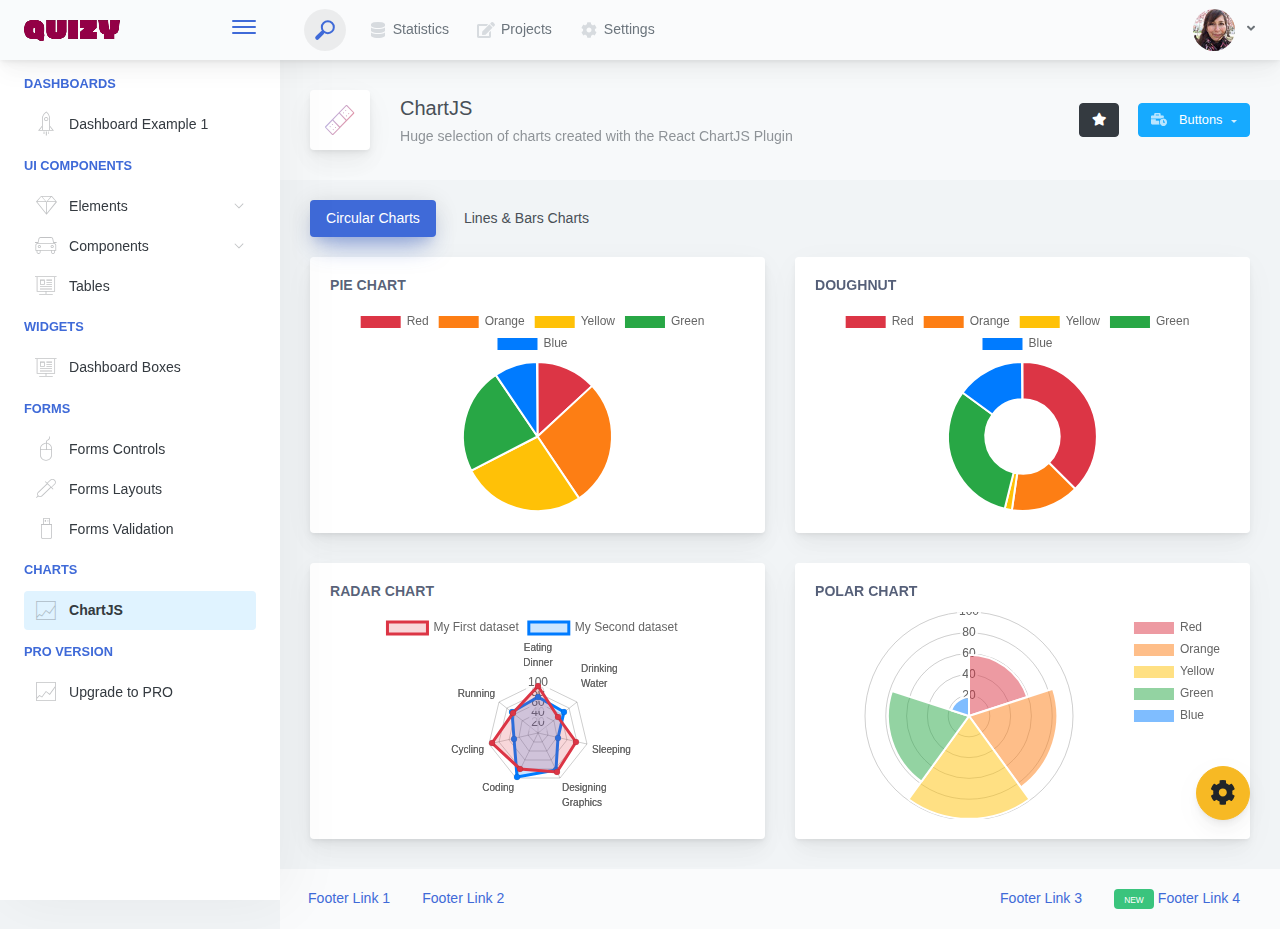
<file: adminpanel/admin/charts-chartjs.html>
<!doctype html>
<html lang="en">

<head>
    <meta charset="utf-8">
    <meta http-equiv="X-UA-Compatible" content="IE=edge">
    <meta http-equiv="Content-Language" content="en">
    <meta http-equiv="Content-Type" content="text/html; charset=utf-8"/>
    <title>ChartJS - Huge selection of charts created with the React ChartJS Plugin</title>
    <meta name="viewport" content="width=device-width, initial-scale=1, maximum-scale=1, user-scalable=no, shrink-to-fit=no" />
    <meta name="description" content="Huge selection of charts created with the React ChartJS Plugin">
    <meta name="msapplication-tap-highlight" content="no">
    <!--
    =========================================================
    * ArchitectUI HTML Theme Dashboard - v1.0.0
    =========================================================
    * Product Page: https://dashboardpack.com
    * Copyright 2019 DashboardPack (https://dashboardpack.com)
    * Licensed under MIT (https://github.com/DashboardPack/architectui-html-theme-free/blob/master/LICENSE)
    =========================================================
    * The above copyright notice and this permission notice shall be included in all copies or substantial portions of the Software.
    -->
<link href="./main.css" rel="stylesheet"></head>
<body>
    <div class="app-container app-theme-white body-tabs-shadow fixed-sidebar fixed-header">
        <div class="app-header header-shadow">
            <div class="app-header__logo">
                <div class="logo-src"></div>
                <div class="header__pane ml-auto">
                    <div>
                        <button type="button" class="hamburger close-sidebar-btn hamburger--elastic" data-class="closed-sidebar">
                            <span class="hamburger-box">
                                <span class="hamburger-inner"></span>
                            </span>
                        </button>
                    </div>
                </div>
            </div>
            <div class="app-header__mobile-menu">
                <div>
                    <button type="button" class="hamburger hamburger--elastic mobile-toggle-nav">
                        <span class="hamburger-box">
                            <span class="hamburger-inner"></span>
                        </span>
                    </button>
                </div>
            </div>
            <div class="app-header__menu">
                <span>
                    <button type="button" class="btn-icon btn-icon-only btn btn-primary btn-sm mobile-toggle-header-nav">
                        <span class="btn-icon-wrapper">
                            <i class="fa fa-ellipsis-v fa-w-6"></i>
                        </span>
                    </button>
                </span>
            </div>    <div class="app-header__content">
                <div class="app-header-left">
                    <div class="search-wrapper">
                        <div class="input-holder">
                            <input type="text" class="search-input" placeholder="Type to search">
                            <button class="search-icon"><span></span></button>
                        </div>
                        <button class="close"></button>
                    </div>
                    <ul class="header-menu nav">
                        <li class="nav-item">
                            <a href="javascript:void(0);" class="nav-link">
                                <i class="nav-link-icon fa fa-database"> </i>
                                Statistics
                            </a>
                        </li>
                        <li class="btn-group nav-item">
                            <a href="javascript:void(0);" class="nav-link">
                                <i class="nav-link-icon fa fa-edit"></i>
                                Projects
                            </a>
                        </li>
                        <li class="dropdown nav-item">
                            <a href="javascript:void(0);" class="nav-link">
                                <i class="nav-link-icon fa fa-cog"></i>
                                Settings
                            </a>
                        </li>
                    </ul>        </div>
                <div class="app-header-right">
                    <div class="header-btn-lg pr-0">
                        <div class="widget-content p-0">
                            <div class="widget-content-wrapper">
                                <div class="widget-content-left">
                                    <div class="btn-group">
                                        <a data-toggle="dropdown" aria-haspopup="true" aria-expanded="false" class="p-0 btn">
                                            <img width="42" class="rounded-circle" src="assets/images/avatars/1.jpg" alt="">
                                            <i class="fa fa-angle-down ml-2 opacity-8"></i>
                                        </a>
                                        <div tabindex="-1" role="menu" aria-hidden="true" class="dropdown-menu dropdown-menu-right">
                                            <button type="button" tabindex="0" class="dropdown-item">User Account</button>
                                            <button type="button" tabindex="0" class="dropdown-item">Settings</button>
                                            <h6 tabindex="-1" class="dropdown-header">Header</h6>
                                            <button type="button" tabindex="0" class="dropdown-item">Actions</button>
                                            <div tabindex="-1" class="dropdown-divider"></div>
                                            <button type="button" tabindex="0" class="dropdown-item">Dividers</button>
                                        </div>
                                    </div>
                                </div>
                                <div class="widget-content-left  ml-3 header-user-info">
                                    <div class="widget-heading">
                                        Alina Mclourd
                                    </div>
                                    <div class="widget-subheading">
                                        VP People Manager
                                    </div>
                                </div>
                                <div class="widget-content-right header-user-info ml-3">
                                    <button type="button" class="btn-shadow p-1 btn btn-primary btn-sm show-toastr-example">
                                        <i class="fa text-white fa-calendar pr-1 pl-1"></i>
                                    </button>
                                </div>
                            </div>
                        </div>
                    </div>        </div>
            </div>
        </div>        <div class="ui-theme-settings">
            <button type="button" id="TooltipDemo" class="btn-open-options btn btn-warning">
                <i class="fa fa-cog fa-w-16 fa-spin fa-2x"></i>
            </button>
            <div class="theme-settings__inner">
                <div class="scrollbar-container">
                    <div class="theme-settings__options-wrapper">
                        <h3 class="themeoptions-heading">Layout Options
                        </h3>
                        <div class="p-3">
                            <ul class="list-group">
                                <li class="list-group-item">
                                    <div class="widget-content p-0">
                                        <div class="widget-content-wrapper">
                                            <div class="widget-content-left mr-3">
                                                <div class="switch has-switch switch-container-class" data-class="fixed-header">
                                                    <div class="switch-animate switch-on">
                                                        <input type="checkbox" checked data-toggle="toggle" data-onstyle="success">
                                                    </div>
                                                </div>
                                            </div>
                                            <div class="widget-content-left">
                                                <div class="widget-heading">Fixed Header
                                                </div>
                                                <div class="widget-subheading">Makes the header top fixed, always visible!
                                                </div>
                                            </div>
                                        </div>
                                    </div>
                                </li>
                                <li class="list-group-item">
                                    <div class="widget-content p-0">
                                        <div class="widget-content-wrapper">
                                            <div class="widget-content-left mr-3">
                                                <div class="switch has-switch switch-container-class" data-class="fixed-sidebar">
                                                    <div class="switch-animate switch-on">
                                                        <input type="checkbox" checked data-toggle="toggle" data-onstyle="success">
                                                    </div>
                                                </div>
                                            </div>
                                            <div class="widget-content-left">
                                                <div class="widget-heading">Fixed Sidebar
                                                </div>
                                                <div class="widget-subheading">Makes the sidebar left fixed, always visible!
                                                </div>
                                            </div>
                                        </div>
                                    </div>
                                </li>
                                <li class="list-group-item">
                                    <div class="widget-content p-0">
                                        <div class="widget-content-wrapper">
                                            <div class="widget-content-left mr-3">
                                                <div class="switch has-switch switch-container-class" data-class="fixed-footer">
                                                    <div class="switch-animate switch-off">
                                                        <input type="checkbox" data-toggle="toggle" data-onstyle="success">
                                                    </div>
                                                </div>
                                            </div>
                                            <div class="widget-content-left">
                                                <div class="widget-heading">Fixed Footer
                                                </div>
                                                <div class="widget-subheading">Makes the app footer bottom fixed, always visible!
                                                </div>
                                            </div>
                                        </div>
                                    </div>
                                </li>
                            </ul>
                        </div>
                        <h3 class="themeoptions-heading">
                            <div>
                                Header Options
                            </div>
                            <button type="button" class="btn-pill btn-shadow btn-wide ml-auto btn btn-focus btn-sm switch-header-cs-class" data-class="">
                                Restore Default
                            </button>
                        </h3>
                        <div class="p-3">
                            <ul class="list-group">
                                <li class="list-group-item">
                                    <h5 class="pb-2">Choose Color Scheme
                                    </h5>
                                    <div class="theme-settings-swatches">
                                        <div class="swatch-holder bg-primary switch-header-cs-class" data-class="bg-primary header-text-light">
                                        </div>
                                        <div class="swatch-holder bg-secondary switch-header-cs-class" data-class="bg-secondary header-text-light">
                                        </div>
                                        <div class="swatch-holder bg-success switch-header-cs-class" data-class="bg-success header-text-dark">
                                        </div>
                                        <div class="swatch-holder bg-info switch-header-cs-class" data-class="bg-info header-text-dark">
                                        </div>
                                        <div class="swatch-holder bg-warning switch-header-cs-class" data-class="bg-warning header-text-dark">
                                        </div>
                                        <div class="swatch-holder bg-danger switch-header-cs-class" data-class="bg-danger header-text-light">
                                        </div>
                                        <div class="swatch-holder bg-light switch-header-cs-class" data-class="bg-light header-text-dark">
                                        </div>
                                        <div class="swatch-holder bg-dark switch-header-cs-class" data-class="bg-dark header-text-light">
                                        </div>
                                        <div class="swatch-holder bg-focus switch-header-cs-class" data-class="bg-focus header-text-light">
                                        </div>
                                        <div class="swatch-holder bg-alternate switch-header-cs-class" data-class="bg-alternate header-text-light">
                                        </div>
                                        <div class="divider">
                                        </div>
                                        <div class="swatch-holder bg-vicious-stance switch-header-cs-class" data-class="bg-vicious-stance header-text-light">
                                        </div>
                                        <div class="swatch-holder bg-midnight-bloom switch-header-cs-class" data-class="bg-midnight-bloom header-text-light">
                                        </div>
                                        <div class="swatch-holder bg-night-sky switch-header-cs-class" data-class="bg-night-sky header-text-light">
                                        </div>
                                        <div class="swatch-holder bg-slick-carbon switch-header-cs-class" data-class="bg-slick-carbon header-text-light">
                                        </div>
                                        <div class="swatch-holder bg-asteroid switch-header-cs-class" data-class="bg-asteroid header-text-light">
                                        </div>
                                        <div class="swatch-holder bg-royal switch-header-cs-class" data-class="bg-royal header-text-light">
                                        </div>
                                        <div class="swatch-holder bg-warm-flame switch-header-cs-class" data-class="bg-warm-flame header-text-dark">
                                        </div>
                                        <div class="swatch-holder bg-night-fade switch-header-cs-class" data-class="bg-night-fade header-text-dark">
                                        </div>
                                        <div class="swatch-holder bg-sunny-morning switch-header-cs-class" data-class="bg-sunny-morning header-text-dark">
                                        </div>
                                        <div class="swatch-holder bg-tempting-azure switch-header-cs-class" data-class="bg-tempting-azure header-text-dark">
                                        </div>
                                        <div class="swatch-holder bg-amy-crisp switch-header-cs-class" data-class="bg-amy-crisp header-text-dark">
                                        </div>
                                        <div class="swatch-holder bg-heavy-rain switch-header-cs-class" data-class="bg-heavy-rain header-text-dark">
                                        </div>
                                        <div class="swatch-holder bg-mean-fruit switch-header-cs-class" data-class="bg-mean-fruit header-text-dark">
                                        </div>
                                        <div class="swatch-holder bg-malibu-beach switch-header-cs-class" data-class="bg-malibu-beach header-text-light">
                                        </div>
                                        <div class="swatch-holder bg-deep-blue switch-header-cs-class" data-class="bg-deep-blue header-text-dark">
                                        </div>
                                        <div class="swatch-holder bg-ripe-malin switch-header-cs-class" data-class="bg-ripe-malin header-text-light">
                                        </div>
                                        <div class="swatch-holder bg-arielle-smile switch-header-cs-class" data-class="bg-arielle-smile header-text-light">
                                        </div>
                                        <div class="swatch-holder bg-plum-plate switch-header-cs-class" data-class="bg-plum-plate header-text-light">
                                        </div>
                                        <div class="swatch-holder bg-happy-fisher switch-header-cs-class" data-class="bg-happy-fisher header-text-dark">
                                        </div>
                                        <div class="swatch-holder bg-happy-itmeo switch-header-cs-class" data-class="bg-happy-itmeo header-text-light">
                                        </div>
                                        <div class="swatch-holder bg-mixed-hopes switch-header-cs-class" data-class="bg-mixed-hopes header-text-light">
                                        </div>
                                        <div class="swatch-holder bg-strong-bliss switch-header-cs-class" data-class="bg-strong-bliss header-text-light">
                                        </div>
                                        <div class="swatch-holder bg-grow-early switch-header-cs-class" data-class="bg-grow-early header-text-light">
                                        </div>
                                        <div class="swatch-holder bg-love-kiss switch-header-cs-class" data-class="bg-love-kiss header-text-light">
                                        </div>
                                        <div class="swatch-holder bg-premium-dark switch-header-cs-class" data-class="bg-premium-dark header-text-light">
                                        </div>
                                        <div class="swatch-holder bg-happy-green switch-header-cs-class" data-class="bg-happy-green header-text-light">
                                        </div>
                                    </div>
                                </li>
                            </ul>
                        </div>
                        <h3 class="themeoptions-heading">
                            <div>Sidebar Options</div>
                            <button type="button" class="btn-pill btn-shadow btn-wide ml-auto btn btn-focus btn-sm switch-sidebar-cs-class" data-class="">
                                Restore Default
                            </button>
                        </h3>
                        <div class="p-3">
                            <ul class="list-group">
                                <li class="list-group-item">
                                    <h5 class="pb-2">Choose Color Scheme
                                    </h5>
                                    <div class="theme-settings-swatches">
                                        <div class="swatch-holder bg-primary switch-sidebar-cs-class" data-class="bg-primary sidebar-text-light">
                                        </div>
                                        <div class="swatch-holder bg-secondary switch-sidebar-cs-class" data-class="bg-secondary sidebar-text-light">
                                        </div>
                                        <div class="swatch-holder bg-success switch-sidebar-cs-class" data-class="bg-success sidebar-text-dark">
                                        </div>
                                        <div class="swatch-holder bg-info switch-sidebar-cs-class" data-class="bg-info sidebar-text-dark">
                                        </div>
                                        <div class="swatch-holder bg-warning switch-sidebar-cs-class" data-class="bg-warning sidebar-text-dark">
                                        </div>
                                        <div class="swatch-holder bg-danger switch-sidebar-cs-class" data-class="bg-danger sidebar-text-light">
                                        </div>
                                        <div class="swatch-holder bg-light switch-sidebar-cs-class" data-class="bg-light sidebar-text-dark">
                                        </div>
                                        <div class="swatch-holder bg-dark switch-sidebar-cs-class" data-class="bg-dark sidebar-text-light">
                                        </div>
                                        <div class="swatch-holder bg-focus switch-sidebar-cs-class" data-class="bg-focus sidebar-text-light">
                                        </div>
                                        <div class="swatch-holder bg-alternate switch-sidebar-cs-class" data-class="bg-alternate sidebar-text-light">
                                        </div>
                                        <div class="divider">
                                        </div>
                                        <div class="swatch-holder bg-vicious-stance switch-sidebar-cs-class" data-class="bg-vicious-stance sidebar-text-light">
                                        </div>
                                        <div class="swatch-holder bg-midnight-bloom switch-sidebar-cs-class" data-class="bg-midnight-bloom sidebar-text-light">
                                        </div>
                                        <div class="swatch-holder bg-night-sky switch-sidebar-cs-class" data-class="bg-night-sky sidebar-text-light">
                                        </div>
                                        <div class="swatch-holder bg-slick-carbon switch-sidebar-cs-class" data-class="bg-slick-carbon sidebar-text-light">
                                        </div>
                                        <div class="swatch-holder bg-asteroid switch-sidebar-cs-class" data-class="bg-asteroid sidebar-text-light">
                                        </div>
                                        <div class="swatch-holder bg-royal switch-sidebar-cs-class" data-class="bg-royal sidebar-text-light">
                                        </div>
                                        <div class="swatch-holder bg-warm-flame switch-sidebar-cs-class" data-class="bg-warm-flame sidebar-text-dark">
                                        </div>
                                        <div class="swatch-holder bg-night-fade switch-sidebar-cs-class" data-class="bg-night-fade sidebar-text-dark">
                                        </div>
                                        <div class="swatch-holder bg-sunny-morning switch-sidebar-cs-class" data-class="bg-sunny-morning sidebar-text-dark">
                                        </div>
                                        <div class="swatch-holder bg-tempting-azure switch-sidebar-cs-class" data-class="bg-tempting-azure sidebar-text-dark">
                                        </div>
                                        <div class="swatch-holder bg-amy-crisp switch-sidebar-cs-class" data-class="bg-amy-crisp sidebar-text-dark">
                                        </div>
                                        <div class="swatch-holder bg-heavy-rain switch-sidebar-cs-class" data-class="bg-heavy-rain sidebar-text-dark">
                                        </div>
                                        <div class="swatch-holder bg-mean-fruit switch-sidebar-cs-class" data-class="bg-mean-fruit sidebar-text-dark">
                                        </div>
                                        <div class="swatch-holder bg-malibu-beach switch-sidebar-cs-class" data-class="bg-malibu-beach sidebar-text-light">
                                        </div>
                                        <div class="swatch-holder bg-deep-blue switch-sidebar-cs-class" data-class="bg-deep-blue sidebar-text-dark">
                                        </div>
                                        <div class="swatch-holder bg-ripe-malin switch-sidebar-cs-class" data-class="bg-ripe-malin sidebar-text-light">
                                        </div>
                                        <div class="swatch-holder bg-arielle-smile switch-sidebar-cs-class" data-class="bg-arielle-smile sidebar-text-light">
                                        </div>
                                        <div class="swatch-holder bg-plum-plate switch-sidebar-cs-class" data-class="bg-plum-plate sidebar-text-light">
                                        </div>
                                        <div class="swatch-holder bg-happy-fisher switch-sidebar-cs-class" data-class="bg-happy-fisher sidebar-text-dark">
                                        </div>
                                        <div class="swatch-holder bg-happy-itmeo switch-sidebar-cs-class" data-class="bg-happy-itmeo sidebar-text-light">
                                        </div>
                                        <div class="swatch-holder bg-mixed-hopes switch-sidebar-cs-class" data-class="bg-mixed-hopes sidebar-text-light">
                                        </div>
                                        <div class="swatch-holder bg-strong-bliss switch-sidebar-cs-class" data-class="bg-strong-bliss sidebar-text-light">
                                        </div>
                                        <div class="swatch-holder bg-grow-early switch-sidebar-cs-class" data-class="bg-grow-early sidebar-text-light">
                                        </div>
                                        <div class="swatch-holder bg-love-kiss switch-sidebar-cs-class" data-class="bg-love-kiss sidebar-text-light">
                                        </div>
                                        <div class="swatch-holder bg-premium-dark switch-sidebar-cs-class" data-class="bg-premium-dark sidebar-text-light">
                                        </div>
                                        <div class="swatch-holder bg-happy-green switch-sidebar-cs-class" data-class="bg-happy-green sidebar-text-light">
                                        </div>
                                    </div>
                                </li>
                            </ul>
                        </div>
                        <h3 class="themeoptions-heading">
                            <div>Main Content Options</div>
                            <button type="button" class="btn-pill btn-shadow btn-wide ml-auto active btn btn-focus btn-sm">Restore Default
                            </button>
                        </h3>
                        <div class="p-3">
                            <ul class="list-group">
                                <li class="list-group-item">
                                    <h5 class="pb-2">Page Section Tabs
                                    </h5>
                                    <div class="theme-settings-swatches">
                                        <div role="group" class="mt-2 btn-group">
                                            <button type="button" class="btn-wide btn-shadow btn-primary btn btn-secondary switch-theme-class" data-class="body-tabs-line">
                                                Line
                                            </button>
                                            <button type="button" class="btn-wide btn-shadow btn-primary active btn btn-secondary switch-theme-class" data-class="body-tabs-shadow">
                                                Shadow
                                            </button>
                                        </div>
                                    </div>
                                </li>
                            </ul>
                        </div>
                    </div>
                </div>
            </div>
        </div>        <div class="app-main">
                <div class="app-sidebar sidebar-shadow">
                    <div class="app-header__logo">
                        <div class="logo-src"></div>
                        <div class="header__pane ml-auto">
                            <div>
                                <button type="button" class="hamburger close-sidebar-btn hamburger--elastic" data-class="closed-sidebar">
                                    <span class="hamburger-box">
                                        <span class="hamburger-inner"></span>
                                    </span>
                                </button>
                            </div>
                        </div>
                    </div>
                    <div class="app-header__mobile-menu">
                        <div>
                            <button type="button" class="hamburger hamburger--elastic mobile-toggle-nav">
                                <span class="hamburger-box">
                                    <span class="hamburger-inner"></span>
                                </span>
                            </button>
                        </div>
                    </div>
                    <div class="app-header__menu">
                        <span>
                            <button type="button" class="btn-icon btn-icon-only btn btn-primary btn-sm mobile-toggle-header-nav">
                                <span class="btn-icon-wrapper">
                                    <i class="fa fa-ellipsis-v fa-w-6"></i>
                                </span>
                            </button>
                        </span>
                    </div>    <div class="scrollbar-sidebar">
                        <div class="app-sidebar__inner">
                            <ul class="vertical-nav-menu">
                                <li class="app-sidebar__heading">Dashboards</li>
                                <li>
                                    <a href="index.html">
                                        <i class="metismenu-icon pe-7s-rocket"></i>
                                        Dashboard Example 1
                                    </a>
                                </li>
                                <li class="app-sidebar__heading">UI Components</li>
                                <li
                                    
                                    
                                    
                                    
                                    
                                    
                                    
                                    
                                >
                                    <a href="#">
                                        <i class="metismenu-icon pe-7s-diamond"></i>
                                        Elements
                                        <i class="metismenu-state-icon pe-7s-angle-down caret-left"></i>
                                    </a>
                                    <ul
                                        
                                        
                                        
                                        
                                        
                                        
                                        
                                        
                                    >
                                        <li>
                                            <a href="elements-buttons-standard.html">
                                                <i class="metismenu-icon"></i>
                                                Buttons
                                            </a>
                                        </li>
                                        <li>
                                            <a href="elements-dropdowns.html">
                                                <i class="metismenu-icon">
                                                </i>Dropdowns
                                            </a>
                                        </li>
                                        <li>
                                            <a href="elements-icons.html">
                                                <i class="metismenu-icon">
                                                </i>Icons
                                            </a>
                                        </li>
                                        <li>
                                            <a href="elements-badges-labels.html">
                                                <i class="metismenu-icon">
                                                </i>Badges
                                            </a>
                                        </li>
                                        <li>
                                            <a href="elements-cards.html">
                                                <i class="metismenu-icon">
                                                </i>Cards
                                            </a>
                                        </li>
                                        <li>
                                            <a href="elements-list-group.html">
                                                <i class="metismenu-icon">
                                                </i>List Groups
                                            </a>
                                        </li>
                                        <li>
                                            <a href="elements-navigation.html">
                                                <i class="metismenu-icon">
                                                </i>Navigation Menus
                                            </a>
                                        </li>
                                        <li>
                                            <a href="elements-utilities.html">
                                                <i class="metismenu-icon">
                                                </i>Utilities
                                            </a>
                                        </li>
                                    </ul>
                                </li>
                                <li
                                    
                                    
                                    
                                    
                                    
                                    
                                    
                                    
                                    
                                    
                                    
                                >
                                    <a href="#">
                                        <i class="metismenu-icon pe-7s-car"></i>
                                        Components
                                        <i class="metismenu-state-icon pe-7s-angle-down caret-left"></i>
                                    </a>
                                    <ul
                                        
                                        
                                        
                                        
                                        
                                        
                                        
                                        
                                        
                                        
                                        
                                    >
                                        <li>
                                            <a href="components-tabs.html">
                                                <i class="metismenu-icon">
                                                </i>Tabs
                                            </a>
                                        </li>
                                        <li>
                                            <a href="components-accordions.html">
                                                <i class="metismenu-icon">
                                                </i>Accordions
                                            </a>
                                        </li>
                                        <li>
                                            <a href="components-notifications.html">
                                                <i class="metismenu-icon">
                                                </i>Notifications
                                            </a>
                                        </li>
                                        <li>
                                            <a href="components-modals.html">
                                                <i class="metismenu-icon">
                                                </i>Modals
                                            </a>
                                        </li>
                                        <li>
                                            <a href="components-progress-bar.html">
                                                <i class="metismenu-icon">
                                                </i>Progress Bar
                                            </a>
                                        </li>
                                        <li>
                                            <a href="components-tooltips-popovers.html">
                                                <i class="metismenu-icon">
                                                </i>Tooltips &amp; Popovers
                                            </a>
                                        </li>
                                        <li>
                                            <a href="components-carousel.html">
                                                <i class="metismenu-icon">
                                                </i>Carousel
                                            </a>
                                        </li>
                                        <li>
                                            <a href="components-calendar.html">
                                                <i class="metismenu-icon">
                                                </i>Calendar
                                            </a>
                                        </li>
                                        <li>
                                            <a href="components-pagination.html">
                                                <i class="metismenu-icon">
                                                </i>Pagination
                                            </a>
                                        </li>
                                        <li>
                                            <a href="components-scrollable-elements.html">
                                                <i class="metismenu-icon">
                                                </i>Scrollable
                                            </a>
                                        </li>
                                        <li>
                                            <a href="components-maps.html">
                                                <i class="metismenu-icon">
                                                </i>Maps
                                            </a>
                                        </li>
                                    </ul>
                                </li>
                                <li  >
                                    <a href="tables-regular.html">
                                        <i class="metismenu-icon pe-7s-display2"></i>
                                        Tables
                                    </a>
                                </li>
                                <li class="app-sidebar__heading">Widgets</li>
                                <li>
                                    <a href="dashboard-boxes.html">
                                        <i class="metismenu-icon pe-7s-display2"></i>
                                        Dashboard Boxes
                                    </a>
                                </li>
                                <li class="app-sidebar__heading">Forms</li>
                                <li>
                                    <a href="forms-controls.html">
                                        <i class="metismenu-icon pe-7s-mouse">
                                        </i>Forms Controls
                                    </a>
                                </li>
                                <li>
                                    <a href="forms-layouts.html">
                                        <i class="metismenu-icon pe-7s-eyedropper">
                                        </i>Forms Layouts
                                    </a>
                                </li>
                                <li>
                                    <a href="forms-validation.html">
                                        <i class="metismenu-icon pe-7s-pendrive">
                                        </i>Forms Validation
                                    </a>
                                </li>
                                <li class="app-sidebar__heading">Charts</li>
                                <li>
                                    <a href="charts-chartjs.html" class="mm-active">
                                        <i class="metismenu-icon pe-7s-graph2">
                                        </i>ChartJS
                                    </a>
                                </li>
                                <li class="app-sidebar__heading">PRO Version</li>
                                <li>
                                    <a href="https://dashboardpack.com/theme-details/architectui-dashboard-html-pro/" target="_blank">
                                        <i class="metismenu-icon pe-7s-graph2">
                                        </i>
                                        Upgrade to PRO
                                    </a>
                                </li>
                            </ul>
                        </div>
                    </div>
                </div>    <div class="app-main__outer">
                    <div class="app-main__inner">
                        <div class="app-page-title">
                            <div class="page-title-wrapper">
                                <div class="page-title-heading">
                                    <div class="page-title-icon">
                                        <i class="pe-7s-bandaid icon-gradient bg-amy-crisp">
                                        </i>
                                    </div>
                                    <div>ChartJS
                                        <div class="page-title-subheading">Huge selection of charts created with the React ChartJS Plugin
                                        </div>
                                    </div>
                                </div>
                                <div class="page-title-actions">
                                    <button type="button" data-toggle="tooltip" title="Example Tooltip" data-placement="bottom" class="btn-shadow mr-3 btn btn-dark">
                                        <i class="fa fa-star"></i>
                                    </button>
                                    <div class="d-inline-block dropdown">
                                        <button type="button" data-toggle="dropdown" aria-haspopup="true" aria-expanded="false" class="btn-shadow dropdown-toggle btn btn-info">
                                            <span class="btn-icon-wrapper pr-2 opacity-7">
                                                <i class="fa fa-business-time fa-w-20"></i>
                                            </span>
                                            Buttons
                                        </button>
                                        <div tabindex="-1" role="menu" aria-hidden="true" class="dropdown-menu dropdown-menu-right">
                                            <ul class="nav flex-column">
                                                <li class="nav-item">
                                                    <a href="javascript:void(0);" class="nav-link">
                                                        <i class="nav-link-icon lnr-inbox"></i>
                                                        <span>
                                                            Inbox
                                                        </span>
                                                        <div class="ml-auto badge badge-pill badge-secondary">86</div>
                                                    </a>
                                                </li>
                                                <li class="nav-item">
                                                    <a href="javascript:void(0);" class="nav-link">
                                                        <i class="nav-link-icon lnr-book"></i>
                                                        <span>
                                                            Book
                                                        </span>
                                                        <div class="ml-auto badge badge-pill badge-danger">5</div>
                                                    </a>
                                                </li>
                                                <li class="nav-item">
                                                    <a href="javascript:void(0);" class="nav-link">
                                                        <i class="nav-link-icon lnr-picture"></i>
                                                        <span>
                                                            Picture
                                                        </span>
                                                    </a>
                                                </li>
                                                <li class="nav-item">
                                                    <a disabled href="javascript:void(0);" class="nav-link disabled">
                                                        <i class="nav-link-icon lnr-file-empty"></i>
                                                        <span>
                                                            File Disabled
                                                        </span>
                                                    </a>
                                                </li>
                                            </ul>
                                        </div>
                                    </div>
                                </div>    </div>
                        </div>            <ul class="body-tabs body-tabs-layout tabs-animated body-tabs-animated nav">
                            <li class="nav-item">
                                <a role="tab" class="nav-link active" id="tab-0" data-toggle="tab" href="#tab-content-0">
                                    <span>Circular Charts</span>
                                </a>
                            </li>
                            <li class="nav-item">
                                <a role="tab" class="nav-link" id="tab-1" data-toggle="tab" href="#tab-content-1">
                                    <span>Lines & Bars Charts</span>
                                </a>
                            </li>
                        </ul>
                        <div class="tab-content">
                            <div class="tab-pane tabs-animation fade show active" id="tab-content-0" role="tabpanel">
                                <div class="row">
                                    <div class="col-md-6">
                                        <div class="main-card mb-3 card">
                                            <div class="card-body">
                                                <h5 class="card-title">Pie Chart</h5>
                                                <canvas id="chart-area"></canvas>
                                            </div>
                                        </div>
                                        <div class="main-card mb-3 card">
                                            <div class="card-body">
                                                <h5 class="card-title">Radar Chart</h5>
                                                <canvas id="radar-chart"></canvas>
                                            </div>
                                        </div>
                                    </div>
                                    <div class="col-md-6">
                                        <div class="main-card mb-3 card">
                                            <div class="card-body">
                                                <h5 class="card-title">Doughnut</h5>
                                                <canvas id="doughnut-chart"></canvas>
                                            </div>
                                        </div>
                                        <div class="main-card mb-3 card">
                                            <div class="card-body">
                                                <h5 class="card-title">Polar Chart</h5>
                                                <canvas id="polar-chart"></canvas>
                                            </div>
                                        </div>
                                    </div>
                                </div>
            
                            </div>
                            <div class="tab-pane tabs-animation fade" id="tab-content-1" role="tabpanel">
                                <div class="row">
                                    <div class="col-md-6">
                                        <div class="main-card mb-3 card">
                                            <div class="card-body">
                                                <h5 class="card-title">Vertical Bars</h5>
                                                <canvas id="canvas"></canvas>
                                            </div>
                                        </div>
                                        <div class="main-card mb-3 card">
                                            <div class="card-body">
                                                <h5 class="card-title">Horizontal Bars</h5>
                                                <canvas id="chart-horiz-bar"></canvas>
                                            </div>
                                        </div>
                                    </div>
                                    <div class="col-md-6">
                                        <div class="main-card mb-3 card">
                                            <div class="card-body">
                                                <h5 class="card-title">Line Chart</h5>
                                                <div style="height: 400px">
                                                    <canvas id="line-chart"></canvas>
                                                </div>
                                            </div>
                                        </div>
                                        <div class="main-card mb-3 card">
                                            <div class="card-body">
                                                <h5 class="card-title">Stacked Bars</h5>
                                                <canvas id="stacked-bars-chart"></canvas>
                                            </div>
                                        </div>
                                    </div>
                                </div>
                            </div>
                        </div>
            
                    </div>
                    <div class="app-wrapper-footer">
                        <div class="app-footer">
                            <div class="app-footer__inner">
                                <div class="app-footer-left">
                                    <ul class="nav">
                                        <li class="nav-item">
                                            <a href="javascript:void(0);" class="nav-link">
                                                Footer Link 1
                                            </a>
                                        </li>
                                        <li class="nav-item">
                                            <a href="javascript:void(0);" class="nav-link">
                                                Footer Link 2
                                            </a>
                                        </li>
                                    </ul>
                                </div>
                                <div class="app-footer-right">
                                    <ul class="nav">
                                        <li class="nav-item">
                                            <a href="javascript:void(0);" class="nav-link">
                                                Footer Link 3
                                            </a>
                                        </li>
                                        <li class="nav-item">
                                            <a href="javascript:void(0);" class="nav-link">
                                                <div class="badge badge-success mr-1 ml-0">
                                                    <small>NEW</small>
                                                </div>
                                                Footer Link 4
                                            </a>
                                        </li>
                                    </ul>
                                </div>
                            </div>
                        </div>
                    </div>    </div>
        </div>
    </div>
<script type="text/javascript" src="./assets/scripts/main.js"></script></body>
</html>
</file>
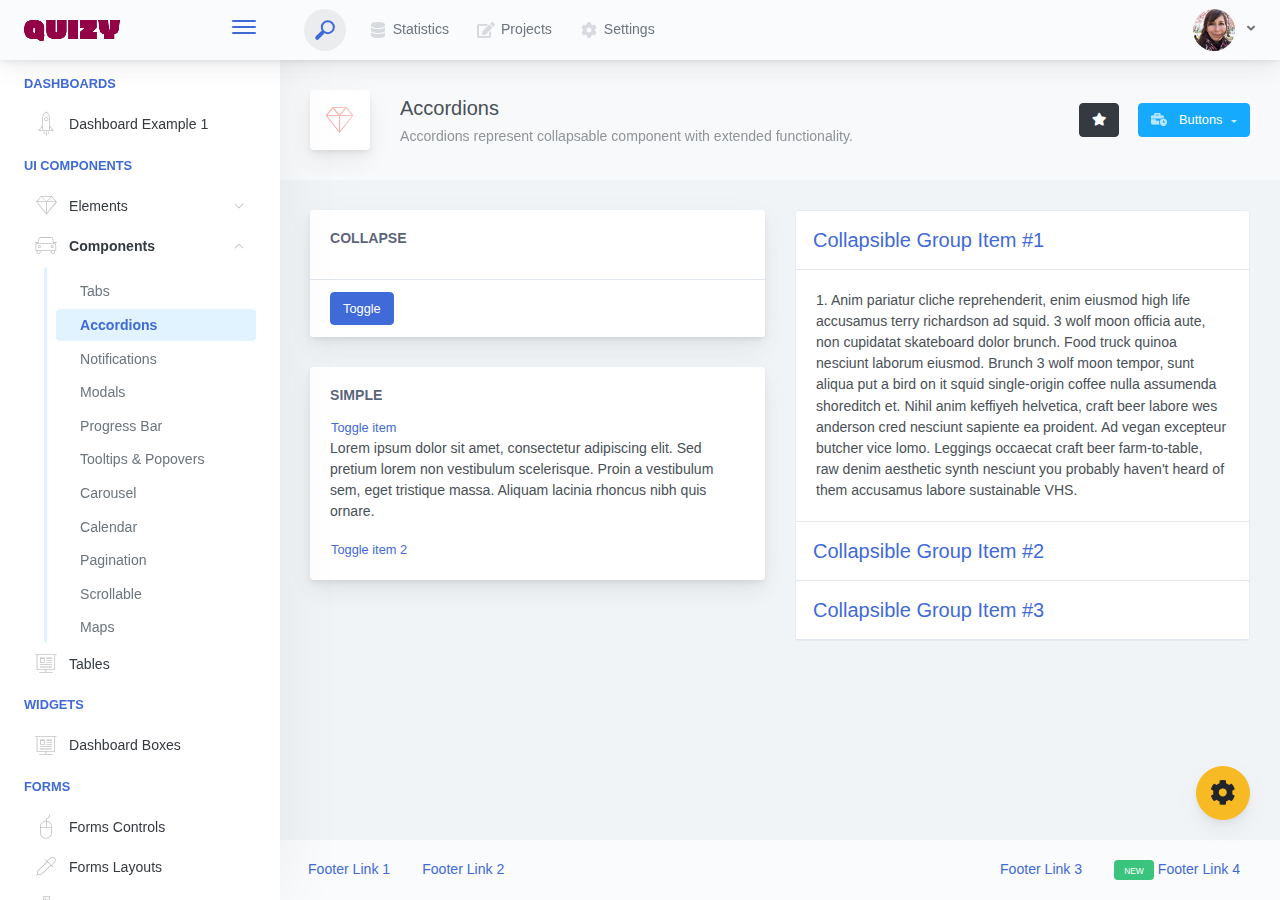
<file: adminpanel/admin/components-accordions.html>
<!doctype html>
<html lang="en">

<head>
    <meta charset="utf-8">
    <meta http-equiv="X-UA-Compatible" content="IE=edge">
    <meta http-equiv="Content-Language" content="en">
    <meta http-equiv="Content-Type" content="text/html; charset=utf-8"/>
    <title>Accordions - Accordions represent collapsable component with extended functionality.</title>
    <meta name="viewport" content="width=device-width, initial-scale=1, maximum-scale=1, user-scalable=no, shrink-to-fit=no" />
    <meta name="description" content="Accordions represent collapsable component with extended functionality.">
    <meta name="msapplication-tap-highlight" content="no">
    <!--
    =========================================================
    * ArchitectUI HTML Theme Dashboard - v1.0.0
    =========================================================
    * Product Page: https://dashboardpack.com
    * Copyright 2019 DashboardPack (https://dashboardpack.com)
    * Licensed under MIT (https://github.com/DashboardPack/architectui-html-theme-free/blob/master/LICENSE)
    =========================================================
    * The above copyright notice and this permission notice shall be included in all copies or substantial portions of the Software.
    -->
<link href="./main.css" rel="stylesheet"></head>
<body>
    <div class="app-container app-theme-white body-tabs-shadow fixed-sidebar fixed-header">
        <div class="app-header header-shadow">
            <div class="app-header__logo">
                <div class="logo-src"></div>
                <div class="header__pane ml-auto">
                    <div>
                        <button type="button" class="hamburger close-sidebar-btn hamburger--elastic" data-class="closed-sidebar">
                            <span class="hamburger-box">
                                <span class="hamburger-inner"></span>
                            </span>
                        </button>
                    </div>
                </div>
            </div>
            <div class="app-header__mobile-menu">
                <div>
                    <button type="button" class="hamburger hamburger--elastic mobile-toggle-nav">
                        <span class="hamburger-box">
                            <span class="hamburger-inner"></span>
                        </span>
                    </button>
                </div>
            </div>
            <div class="app-header__menu">
                <span>
                    <button type="button" class="btn-icon btn-icon-only btn btn-primary btn-sm mobile-toggle-header-nav">
                        <span class="btn-icon-wrapper">
                            <i class="fa fa-ellipsis-v fa-w-6"></i>
                        </span>
                    </button>
                </span>
            </div>    <div class="app-header__content">
                <div class="app-header-left">
                    <div class="search-wrapper">
                        <div class="input-holder">
                            <input type="text" class="search-input" placeholder="Type to search">
                            <button class="search-icon"><span></span></button>
                        </div>
                        <button class="close"></button>
                    </div>
                    <ul class="header-menu nav">
                        <li class="nav-item">
                            <a href="javascript:void(0);" class="nav-link">
                                <i class="nav-link-icon fa fa-database"> </i>
                                Statistics
                            </a>
                        </li>
                        <li class="btn-group nav-item">
                            <a href="javascript:void(0);" class="nav-link">
                                <i class="nav-link-icon fa fa-edit"></i>
                                Projects
                            </a>
                        </li>
                        <li class="dropdown nav-item">
                            <a href="javascript:void(0);" class="nav-link">
                                <i class="nav-link-icon fa fa-cog"></i>
                                Settings
                            </a>
                        </li>
                    </ul>        </div>
                <div class="app-header-right">
                    <div class="header-btn-lg pr-0">
                        <div class="widget-content p-0">
                            <div class="widget-content-wrapper">
                                <div class="widget-content-left">
                                    <div class="btn-group">
                                        <a data-toggle="dropdown" aria-haspopup="true" aria-expanded="false" class="p-0 btn">
                                            <img width="42" class="rounded-circle" src="assets/images/avatars/1.jpg" alt="">
                                            <i class="fa fa-angle-down ml-2 opacity-8"></i>
                                        </a>
                                        <div tabindex="-1" role="menu" aria-hidden="true" class="dropdown-menu dropdown-menu-right">
                                            <button type="button" tabindex="0" class="dropdown-item">User Account</button>
                                            <button type="button" tabindex="0" class="dropdown-item">Settings</button>
                                            <h6 tabindex="-1" class="dropdown-header">Header</h6>
                                            <button type="button" tabindex="0" class="dropdown-item">Actions</button>
                                            <div tabindex="-1" class="dropdown-divider"></div>
                                            <button type="button" tabindex="0" class="dropdown-item">Dividers</button>
                                        </div>
                                    </div>
                                </div>
                                <div class="widget-content-left  ml-3 header-user-info">
                                    <div class="widget-heading">
                                        Alina Mclourd
                                    </div>
                                    <div class="widget-subheading">
                                        VP People Manager
                                    </div>
                                </div>
                                <div class="widget-content-right header-user-info ml-3">
                                    <button type="button" class="btn-shadow p-1 btn btn-primary btn-sm show-toastr-example">
                                        <i class="fa text-white fa-calendar pr-1 pl-1"></i>
                                    </button>
                                </div>
                            </div>
                        </div>
                    </div>        </div>
            </div>
        </div>        <div class="ui-theme-settings">
            <button type="button" id="TooltipDemo" class="btn-open-options btn btn-warning">
                <i class="fa fa-cog fa-w-16 fa-spin fa-2x"></i>
            </button>
            <div class="theme-settings__inner">
                <div class="scrollbar-container">
                    <div class="theme-settings__options-wrapper">
                        <h3 class="themeoptions-heading">Layout Options
                        </h3>
                        <div class="p-3">
                            <ul class="list-group">
                                <li class="list-group-item">
                                    <div class="widget-content p-0">
                                        <div class="widget-content-wrapper">
                                            <div class="widget-content-left mr-3">
                                                <div class="switch has-switch switch-container-class" data-class="fixed-header">
                                                    <div class="switch-animate switch-on">
                                                        <input type="checkbox" checked data-toggle="toggle" data-onstyle="success">
                                                    </div>
                                                </div>
                                            </div>
                                            <div class="widget-content-left">
                                                <div class="widget-heading">Fixed Header
                                                </div>
                                                <div class="widget-subheading">Makes the header top fixed, always visible!
                                                </div>
                                            </div>
                                        </div>
                                    </div>
                                </li>
                                <li class="list-group-item">
                                    <div class="widget-content p-0">
                                        <div class="widget-content-wrapper">
                                            <div class="widget-content-left mr-3">
                                                <div class="switch has-switch switch-container-class" data-class="fixed-sidebar">
                                                    <div class="switch-animate switch-on">
                                                        <input type="checkbox" checked data-toggle="toggle" data-onstyle="success">
                                                    </div>
                                                </div>
                                            </div>
                                            <div class="widget-content-left">
                                                <div class="widget-heading">Fixed Sidebar
                                                </div>
                                                <div class="widget-subheading">Makes the sidebar left fixed, always visible!
                                                </div>
                                            </div>
                                        </div>
                                    </div>
                                </li>
                                <li class="list-group-item">
                                    <div class="widget-content p-0">
                                        <div class="widget-content-wrapper">
                                            <div class="widget-content-left mr-3">
                                                <div class="switch has-switch switch-container-class" data-class="fixed-footer">
                                                    <div class="switch-animate switch-off">
                                                        <input type="checkbox" data-toggle="toggle" data-onstyle="success">
                                                    </div>
                                                </div>
                                            </div>
                                            <div class="widget-content-left">
                                                <div class="widget-heading">Fixed Footer
                                                </div>
                                                <div class="widget-subheading">Makes the app footer bottom fixed, always visible!
                                                </div>
                                            </div>
                                        </div>
                                    </div>
                                </li>
                            </ul>
                        </div>
                        <h3 class="themeoptions-heading">
                            <div>
                                Header Options
                            </div>
                            <button type="button" class="btn-pill btn-shadow btn-wide ml-auto btn btn-focus btn-sm switch-header-cs-class" data-class="">
                                Restore Default
                            </button>
                        </h3>
                        <div class="p-3">
                            <ul class="list-group">
                                <li class="list-group-item">
                                    <h5 class="pb-2">Choose Color Scheme
                                    </h5>
                                    <div class="theme-settings-swatches">
                                        <div class="swatch-holder bg-primary switch-header-cs-class" data-class="bg-primary header-text-light">
                                        </div>
                                        <div class="swatch-holder bg-secondary switch-header-cs-class" data-class="bg-secondary header-text-light">
                                        </div>
                                        <div class="swatch-holder bg-success switch-header-cs-class" data-class="bg-success header-text-dark">
                                        </div>
                                        <div class="swatch-holder bg-info switch-header-cs-class" data-class="bg-info header-text-dark">
                                        </div>
                                        <div class="swatch-holder bg-warning switch-header-cs-class" data-class="bg-warning header-text-dark">
                                        </div>
                                        <div class="swatch-holder bg-danger switch-header-cs-class" data-class="bg-danger header-text-light">
                                        </div>
                                        <div class="swatch-holder bg-light switch-header-cs-class" data-class="bg-light header-text-dark">
                                        </div>
                                        <div class="swatch-holder bg-dark switch-header-cs-class" data-class="bg-dark header-text-light">
                                        </div>
                                        <div class="swatch-holder bg-focus switch-header-cs-class" data-class="bg-focus header-text-light">
                                        </div>
                                        <div class="swatch-holder bg-alternate switch-header-cs-class" data-class="bg-alternate header-text-light">
                                        </div>
                                        <div class="divider">
                                        </div>
                                        <div class="swatch-holder bg-vicious-stance switch-header-cs-class" data-class="bg-vicious-stance header-text-light">
                                        </div>
                                        <div class="swatch-holder bg-midnight-bloom switch-header-cs-class" data-class="bg-midnight-bloom header-text-light">
                                        </div>
                                        <div class="swatch-holder bg-night-sky switch-header-cs-class" data-class="bg-night-sky header-text-light">
                                        </div>
                                        <div class="swatch-holder bg-slick-carbon switch-header-cs-class" data-class="bg-slick-carbon header-text-light">
                                        </div>
                                        <div class="swatch-holder bg-asteroid switch-header-cs-class" data-class="bg-asteroid header-text-light">
                                        </div>
                                        <div class="swatch-holder bg-royal switch-header-cs-class" data-class="bg-royal header-text-light">
                                        </div>
                                        <div class="swatch-holder bg-warm-flame switch-header-cs-class" data-class="bg-warm-flame header-text-dark">
                                        </div>
                                        <div class="swatch-holder bg-night-fade switch-header-cs-class" data-class="bg-night-fade header-text-dark">
                                        </div>
                                        <div class="swatch-holder bg-sunny-morning switch-header-cs-class" data-class="bg-sunny-morning header-text-dark">
                                        </div>
                                        <div class="swatch-holder bg-tempting-azure switch-header-cs-class" data-class="bg-tempting-azure header-text-dark">
                                        </div>
                                        <div class="swatch-holder bg-amy-crisp switch-header-cs-class" data-class="bg-amy-crisp header-text-dark">
                                        </div>
                                        <div class="swatch-holder bg-heavy-rain switch-header-cs-class" data-class="bg-heavy-rain header-text-dark">
                                        </div>
                                        <div class="swatch-holder bg-mean-fruit switch-header-cs-class" data-class="bg-mean-fruit header-text-dark">
                                        </div>
                                        <div class="swatch-holder bg-malibu-beach switch-header-cs-class" data-class="bg-malibu-beach header-text-light">
                                        </div>
                                        <div class="swatch-holder bg-deep-blue switch-header-cs-class" data-class="bg-deep-blue header-text-dark">
                                        </div>
                                        <div class="swatch-holder bg-ripe-malin switch-header-cs-class" data-class="bg-ripe-malin header-text-light">
                                        </div>
                                        <div class="swatch-holder bg-arielle-smile switch-header-cs-class" data-class="bg-arielle-smile header-text-light">
                                        </div>
                                        <div class="swatch-holder bg-plum-plate switch-header-cs-class" data-class="bg-plum-plate header-text-light">
                                        </div>
                                        <div class="swatch-holder bg-happy-fisher switch-header-cs-class" data-class="bg-happy-fisher header-text-dark">
                                        </div>
                                        <div class="swatch-holder bg-happy-itmeo switch-header-cs-class" data-class="bg-happy-itmeo header-text-light">
                                        </div>
                                        <div class="swatch-holder bg-mixed-hopes switch-header-cs-class" data-class="bg-mixed-hopes header-text-light">
                                        </div>
                                        <div class="swatch-holder bg-strong-bliss switch-header-cs-class" data-class="bg-strong-bliss header-text-light">
                                        </div>
                                        <div class="swatch-holder bg-grow-early switch-header-cs-class" data-class="bg-grow-early header-text-light">
                                        </div>
                                        <div class="swatch-holder bg-love-kiss switch-header-cs-class" data-class="bg-love-kiss header-text-light">
                                        </div>
                                        <div class="swatch-holder bg-premium-dark switch-header-cs-class" data-class="bg-premium-dark header-text-light">
                                        </div>
                                        <div class="swatch-holder bg-happy-green switch-header-cs-class" data-class="bg-happy-green header-text-light">
                                        </div>
                                    </div>
                                </li>
                            </ul>
                        </div>
                        <h3 class="themeoptions-heading">
                            <div>Sidebar Options</div>
                            <button type="button" class="btn-pill btn-shadow btn-wide ml-auto btn btn-focus btn-sm switch-sidebar-cs-class" data-class="">
                                Restore Default
                            </button>
                        </h3>
                        <div class="p-3">
                            <ul class="list-group">
                                <li class="list-group-item">
                                    <h5 class="pb-2">Choose Color Scheme
                                    </h5>
                                    <div class="theme-settings-swatches">
                                        <div class="swatch-holder bg-primary switch-sidebar-cs-class" data-class="bg-primary sidebar-text-light">
                                        </div>
                                        <div class="swatch-holder bg-secondary switch-sidebar-cs-class" data-class="bg-secondary sidebar-text-light">
                                        </div>
                                        <div class="swatch-holder bg-success switch-sidebar-cs-class" data-class="bg-success sidebar-text-dark">
                                        </div>
                                        <div class="swatch-holder bg-info switch-sidebar-cs-class" data-class="bg-info sidebar-text-dark">
                                        </div>
                                        <div class="swatch-holder bg-warning switch-sidebar-cs-class" data-class="bg-warning sidebar-text-dark">
                                        </div>
                                        <div class="swatch-holder bg-danger switch-sidebar-cs-class" data-class="bg-danger sidebar-text-light">
                                        </div>
                                        <div class="swatch-holder bg-light switch-sidebar-cs-class" data-class="bg-light sidebar-text-dark">
                                        </div>
                                        <div class="swatch-holder bg-dark switch-sidebar-cs-class" data-class="bg-dark sidebar-text-light">
                                        </div>
                                        <div class="swatch-holder bg-focus switch-sidebar-cs-class" data-class="bg-focus sidebar-text-light">
                                        </div>
                                        <div class="swatch-holder bg-alternate switch-sidebar-cs-class" data-class="bg-alternate sidebar-text-light">
                                        </div>
                                        <div class="divider">
                                        </div>
                                        <div class="swatch-holder bg-vicious-stance switch-sidebar-cs-class" data-class="bg-vicious-stance sidebar-text-light">
                                        </div>
                                        <div class="swatch-holder bg-midnight-bloom switch-sidebar-cs-class" data-class="bg-midnight-bloom sidebar-text-light">
                                        </div>
                                        <div class="swatch-holder bg-night-sky switch-sidebar-cs-class" data-class="bg-night-sky sidebar-text-light">
                                        </div>
                                        <div class="swatch-holder bg-slick-carbon switch-sidebar-cs-class" data-class="bg-slick-carbon sidebar-text-light">
                                        </div>
                                        <div class="swatch-holder bg-asteroid switch-sidebar-cs-class" data-class="bg-asteroid sidebar-text-light">
                                        </div>
                                        <div class="swatch-holder bg-royal switch-sidebar-cs-class" data-class="bg-royal sidebar-text-light">
                                        </div>
                                        <div class="swatch-holder bg-warm-flame switch-sidebar-cs-class" data-class="bg-warm-flame sidebar-text-dark">
                                        </div>
                                        <div class="swatch-holder bg-night-fade switch-sidebar-cs-class" data-class="bg-night-fade sidebar-text-dark">
                                        </div>
                                        <div class="swatch-holder bg-sunny-morning switch-sidebar-cs-class" data-class="bg-sunny-morning sidebar-text-dark">
                                        </div>
                                        <div class="swatch-holder bg-tempting-azure switch-sidebar-cs-class" data-class="bg-tempting-azure sidebar-text-dark">
                                        </div>
                                        <div class="swatch-holder bg-amy-crisp switch-sidebar-cs-class" data-class="bg-amy-crisp sidebar-text-dark">
                                        </div>
                                        <div class="swatch-holder bg-heavy-rain switch-sidebar-cs-class" data-class="bg-heavy-rain sidebar-text-dark">
                                        </div>
                                        <div class="swatch-holder bg-mean-fruit switch-sidebar-cs-class" data-class="bg-mean-fruit sidebar-text-dark">
                                        </div>
                                        <div class="swatch-holder bg-malibu-beach switch-sidebar-cs-class" data-class="bg-malibu-beach sidebar-text-light">
                                        </div>
                                        <div class="swatch-holder bg-deep-blue switch-sidebar-cs-class" data-class="bg-deep-blue sidebar-text-dark">
                                        </div>
                                        <div class="swatch-holder bg-ripe-malin switch-sidebar-cs-class" data-class="bg-ripe-malin sidebar-text-light">
                                        </div>
                                        <div class="swatch-holder bg-arielle-smile switch-sidebar-cs-class" data-class="bg-arielle-smile sidebar-text-light">
                                        </div>
                                        <div class="swatch-holder bg-plum-plate switch-sidebar-cs-class" data-class="bg-plum-plate sidebar-text-light">
                                        </div>
                                        <div class="swatch-holder bg-happy-fisher switch-sidebar-cs-class" data-class="bg-happy-fisher sidebar-text-dark">
                                        </div>
                                        <div class="swatch-holder bg-happy-itmeo switch-sidebar-cs-class" data-class="bg-happy-itmeo sidebar-text-light">
                                        </div>
                                        <div class="swatch-holder bg-mixed-hopes switch-sidebar-cs-class" data-class="bg-mixed-hopes sidebar-text-light">
                                        </div>
                                        <div class="swatch-holder bg-strong-bliss switch-sidebar-cs-class" data-class="bg-strong-bliss sidebar-text-light">
                                        </div>
                                        <div class="swatch-holder bg-grow-early switch-sidebar-cs-class" data-class="bg-grow-early sidebar-text-light">
                                        </div>
                                        <div class="swatch-holder bg-love-kiss switch-sidebar-cs-class" data-class="bg-love-kiss sidebar-text-light">
                                        </div>
                                        <div class="swatch-holder bg-premium-dark switch-sidebar-cs-class" data-class="bg-premium-dark sidebar-text-light">
                                        </div>
                                        <div class="swatch-holder bg-happy-green switch-sidebar-cs-class" data-class="bg-happy-green sidebar-text-light">
                                        </div>
                                    </div>
                                </li>
                            </ul>
                        </div>
                        <h3 class="themeoptions-heading">
                            <div>Main Content Options</div>
                            <button type="button" class="btn-pill btn-shadow btn-wide ml-auto active btn btn-focus btn-sm">Restore Default
                            </button>
                        </h3>
                        <div class="p-3">
                            <ul class="list-group">
                                <li class="list-group-item">
                                    <h5 class="pb-2">Page Section Tabs
                                    </h5>
                                    <div class="theme-settings-swatches">
                                        <div role="group" class="mt-2 btn-group">
                                            <button type="button" class="btn-wide btn-shadow btn-primary btn btn-secondary switch-theme-class" data-class="body-tabs-line">
                                                Line
                                            </button>
                                            <button type="button" class="btn-wide btn-shadow btn-primary active btn btn-secondary switch-theme-class" data-class="body-tabs-shadow">
                                                Shadow
                                            </button>
                                        </div>
                                    </div>
                                </li>
                            </ul>
                        </div>
                    </div>
                </div>
            </div>
        </div>        <div class="app-main">
                <div class="app-sidebar sidebar-shadow">
                    <div class="app-header__logo">
                        <div class="logo-src"></div>
                        <div class="header__pane ml-auto">
                            <div>
                                <button type="button" class="hamburger close-sidebar-btn hamburger--elastic" data-class="closed-sidebar">
                                    <span class="hamburger-box">
                                        <span class="hamburger-inner"></span>
                                    </span>
                                </button>
                            </div>
                        </div>
                    </div>
                    <div class="app-header__mobile-menu">
                        <div>
                            <button type="button" class="hamburger hamburger--elastic mobile-toggle-nav">
                                <span class="hamburger-box">
                                    <span class="hamburger-inner"></span>
                                </span>
                            </button>
                        </div>
                    </div>
                    <div class="app-header__menu">
                        <span>
                            <button type="button" class="btn-icon btn-icon-only btn btn-primary btn-sm mobile-toggle-header-nav">
                                <span class="btn-icon-wrapper">
                                    <i class="fa fa-ellipsis-v fa-w-6"></i>
                                </span>
                            </button>
                        </span>
                    </div>    <div class="scrollbar-sidebar">
                        <div class="app-sidebar__inner">
                            <ul class="vertical-nav-menu">
                                <li class="app-sidebar__heading">Dashboards</li>
                                <li>
                                    <a href="index.html">
                                        <i class="metismenu-icon pe-7s-rocket"></i>
                                        Dashboard Example 1
                                    </a>
                                </li>
                                <li class="app-sidebar__heading">UI Components</li>
                                <li
                                    
                                    
                                    
                                    
                                    
                                    
                                    
                                    
                                >
                                    <a href="#">
                                        <i class="metismenu-icon pe-7s-diamond"></i>
                                        Elements
                                        <i class="metismenu-state-icon pe-7s-angle-down caret-left"></i>
                                    </a>
                                    <ul
                                        
                                        
                                        
                                        
                                        
                                        
                                        
                                        
                                    >
                                        <li>
                                            <a href="elements-buttons-standard.html">
                                                <i class="metismenu-icon"></i>
                                                Buttons
                                            </a>
                                        </li>
                                        <li>
                                            <a href="elements-dropdowns.html">
                                                <i class="metismenu-icon">
                                                </i>Dropdowns
                                            </a>
                                        </li>
                                        <li>
                                            <a href="elements-icons.html">
                                                <i class="metismenu-icon">
                                                </i>Icons
                                            </a>
                                        </li>
                                        <li>
                                            <a href="elements-badges-labels.html">
                                                <i class="metismenu-icon">
                                                </i>Badges
                                            </a>
                                        </li>
                                        <li>
                                            <a href="elements-cards.html">
                                                <i class="metismenu-icon">
                                                </i>Cards
                                            </a>
                                        </li>
                                        <li>
                                            <a href="elements-list-group.html">
                                                <i class="metismenu-icon">
                                                </i>List Groups
                                            </a>
                                        </li>
                                        <li>
                                            <a href="elements-navigation.html">
                                                <i class="metismenu-icon">
                                                </i>Navigation Menus
                                            </a>
                                        </li>
                                        <li>
                                            <a href="elements-utilities.html">
                                                <i class="metismenu-icon">
                                                </i>Utilities
                                            </a>
                                        </li>
                                    </ul>
                                </li>
                                <li
                                    
                                     class="mm-active"
                                    
                                    
                                    
                                    
                                    
                                    
                                    
                                    
                                    
                                >
                                    <a href="#">
                                        <i class="metismenu-icon pe-7s-car"></i>
                                        Components
                                        <i class="metismenu-state-icon pe-7s-angle-down caret-left"></i>
                                    </a>
                                    <ul
                                        
                                         class="mm-show"
                                        
                                        
                                        
                                        
                                        
                                        
                                        
                                        
                                        
                                    >
                                        <li>
                                            <a href="components-tabs.html">
                                                <i class="metismenu-icon">
                                                </i>Tabs
                                            </a>
                                        </li>
                                        <li>
                                            <a href="components-accordions.html" class="mm-active">
                                                <i class="metismenu-icon">
                                                </i>Accordions
                                            </a>
                                        </li>
                                        <li>
                                            <a href="components-notifications.html">
                                                <i class="metismenu-icon">
                                                </i>Notifications
                                            </a>
                                        </li>
                                        <li>
                                            <a href="components-modals.html">
                                                <i class="metismenu-icon">
                                                </i>Modals
                                            </a>
                                        </li>
                                        <li>
                                            <a href="components-progress-bar.html">
                                                <i class="metismenu-icon">
                                                </i>Progress Bar
                                            </a>
                                        </li>
                                        <li>
                                            <a href="components-tooltips-popovers.html">
                                                <i class="metismenu-icon">
                                                </i>Tooltips &amp; Popovers
                                            </a>
                                        </li>
                                        <li>
                                            <a href="components-carousel.html">
                                                <i class="metismenu-icon">
                                                </i>Carousel
                                            </a>
                                        </li>
                                        <li>
                                            <a href="components-calendar.html">
                                                <i class="metismenu-icon">
                                                </i>Calendar
                                            </a>
                                        </li>
                                        <li>
                                            <a href="components-pagination.html">
                                                <i class="metismenu-icon">
                                                </i>Pagination
                                            </a>
                                        </li>
                                        <li>
                                            <a href="components-scrollable-elements.html">
                                                <i class="metismenu-icon">
                                                </i>Scrollable
                                            </a>
                                        </li>
                                        <li>
                                            <a href="components-maps.html">
                                                <i class="metismenu-icon">
                                                </i>Maps
                                            </a>
                                        </li>
                                    </ul>
                                </li>
                                <li  >
                                    <a href="tables-regular.html">
                                        <i class="metismenu-icon pe-7s-display2"></i>
                                        Tables
                                    </a>
                                </li>
                                <li class="app-sidebar__heading">Widgets</li>
                                <li>
                                    <a href="dashboard-boxes.html">
                                        <i class="metismenu-icon pe-7s-display2"></i>
                                        Dashboard Boxes
                                    </a>
                                </li>
                                <li class="app-sidebar__heading">Forms</li>
                                <li>
                                    <a href="forms-controls.html">
                                        <i class="metismenu-icon pe-7s-mouse">
                                        </i>Forms Controls
                                    </a>
                                </li>
                                <li>
                                    <a href="forms-layouts.html">
                                        <i class="metismenu-icon pe-7s-eyedropper">
                                        </i>Forms Layouts
                                    </a>
                                </li>
                                <li>
                                    <a href="forms-validation.html">
                                        <i class="metismenu-icon pe-7s-pendrive">
                                        </i>Forms Validation
                                    </a>
                                </li>
                                <li class="app-sidebar__heading">Charts</li>
                                <li>
                                    <a href="charts-chartjs.html">
                                        <i class="metismenu-icon pe-7s-graph2">
                                        </i>ChartJS
                                    </a>
                                </li>
                                <li class="app-sidebar__heading">PRO Version</li>
                                <li>
                                    <a href="https://dashboardpack.com/theme-details/architectui-dashboard-html-pro/" target="_blank">
                                        <i class="metismenu-icon pe-7s-graph2">
                                        </i>
                                        Upgrade to PRO
                                    </a>
                                </li>
                            </ul>
                        </div>
                    </div>
                </div>    <div class="app-main__outer">
                    <div class="app-main__inner">
                        <div class="app-page-title">
                            <div class="page-title-wrapper">
                                <div class="page-title-heading">
                                    <div class="page-title-icon">
                                        <i class="pe-7s-diamond icon-gradient bg-warm-flame">
                                        </i>
                                    </div>
                                    <div>Accordions
                                        <div class="page-title-subheading">Accordions represent collapsable component with extended functionality.
                                        </div>
                                    </div>
                                </div>
                                <div class="page-title-actions">
                                    <button type="button" data-toggle="tooltip" title="Example Tooltip" data-placement="bottom" class="btn-shadow mr-3 btn btn-dark">
                                        <i class="fa fa-star"></i>
                                    </button>
                                    <div class="d-inline-block dropdown">
                                        <button type="button" data-toggle="dropdown" aria-haspopup="true" aria-expanded="false" class="btn-shadow dropdown-toggle btn btn-info">
                                            <span class="btn-icon-wrapper pr-2 opacity-7">
                                                <i class="fa fa-business-time fa-w-20"></i>
                                            </span>
                                            Buttons
                                        </button>
                                        <div tabindex="-1" role="menu" aria-hidden="true" class="dropdown-menu dropdown-menu-right">
                                            <ul class="nav flex-column">
                                                <li class="nav-item">
                                                    <a href="javascript:void(0);" class="nav-link">
                                                        <i class="nav-link-icon lnr-inbox"></i>
                                                        <span>
                                                            Inbox
                                                        </span>
                                                        <div class="ml-auto badge badge-pill badge-secondary">86</div>
                                                    </a>
                                                </li>
                                                <li class="nav-item">
                                                    <a href="javascript:void(0);" class="nav-link">
                                                        <i class="nav-link-icon lnr-book"></i>
                                                        <span>
                                                            Book
                                                        </span>
                                                        <div class="ml-auto badge badge-pill badge-danger">5</div>
                                                    </a>
                                                </li>
                                                <li class="nav-item">
                                                    <a href="javascript:void(0);" class="nav-link">
                                                        <i class="nav-link-icon lnr-picture"></i>
                                                        <span>
                                                            Picture
                                                        </span>
                                                    </a>
                                                </li>
                                                <li class="nav-item">
                                                    <a disabled href="javascript:void(0);" class="nav-link disabled">
                                                        <i class="nav-link-icon lnr-file-empty"></i>
                                                        <span>
                                                            File Disabled
                                                        </span>
                                                    </a>
                                                </li>
                                            </ul>
                                        </div>
                                    </div>
                                </div>    </div>
                        </div>            <div class="">
                            <div class="row">
                                <div class="col-md-6">
                                    <div class="main-card mb-3 card">
                                        <div class="card-body">
                                            <h5 class="card-title">Collapse</h5>
                                            <div class="collapse" id="collapseExample123"><p>Anim pariatur cliche reprehenderit, enim eiusmod high life accusamus terry richardson ad squid. Nihil anim keffiyeh helvetica, craft beer labore wes anderson cred
                                                nesciunt sapiente ea
                                                proident.</p>
                                                <p>Donec molestie odio id nisi malesuada, mattis tincidunt velit egestas. Sed non pulvinar risus. Aenean elementum eleifend nunc, pellentesque dapibus arcu hendrerit fringilla. Aliquam in nibh massa. Cras ultricies
                                                    lorem non enim volutpat, a eleifend urna placerat. Fusce id luctus urna. In sed leo tellus. Mauris tristique leo a nisl feugiat, eget vehicula leo venenatis. Quisque magna metus, luctus quis sollicitudin vel,
                                                    vehicula nec ipsum. Donec rutrum commodo lacus ut condimentum. Integer vel turpis purus. Etiam vehicula, nulla non fringilla blandit, massa purus faucibus tellus, a luctus enim orci non augue. Aenean
                                                    ullamcorper nisl urna, non feugiat tortor volutpat in. Vivamus lobortis massa dolor, eget faucibus ipsum varius eget. Pellentesque imperdiet, turpis sed sagittis lobortis, leo elit laoreet arcu, vehicula
                                                    sagittis elit leo id nisi.</p></div>
                                        </div>
                                        <div class="card-footer">
                                            <button type="button" data-toggle="collapse" href="#collapseExample123" class="btn btn-primary">Toggle</button>
                                        </div>
                                    </div>
                                    <div class="main-card mb-3 card">
                                        <div class="card-body"><h5 class="card-title">Simple</h5>
                                            <div id="exampleAccordion" data-children=".item">
                                                <div class="item">
                                                    <button type="button" aria-expanded="true" aria-controls="exampleAccordion1" data-toggle="collapse" href="#collapseExample" class="m-0 p-0 btn btn-link">Toggle item</button>
                                                    <div data-parent="#exampleAccordion" id="collapseExample" class="collapse show"><p class="mb-3">Lorem ipsum dolor sit amet, consectetur adipiscing elit. Sed pretium lorem non vestibulum scelerisque. Proin a
                                                        vestibulum sem, eget tristique massa. Aliquam lacinia rhoncus nibh quis ornare.</p></div>
                                                </div>
                                                <div class="item">
                                                    <button type="button" aria-expanded="false" aria-controls="exampleAccordion2" data-toggle="collapse" href="#collapseExample2" class="m-0 p-0 btn btn-link">Toggle item 2</button>
                                                    <div data-parent="#exampleAccordion" id="collapseExample2" class="collapse"><p class="mb-3">Donec at ipsum dignissim, rutrum turpis scelerisque, tristique lectus. Pellentesque habitant morbi tristique
                                                        senectus
                                                        et netus et malesuada fames ac turpis egestas. Vivamus nec dui turpis. Orci varius natoque penatibus et magnis dis parturient montes, nascetur ridiculus mus.</p></div>
                                                </div>
                                            </div>
                                        </div>
                                    </div>
                                </div>
                                <div class="col-md-6">
                                    <div id="accordion" class="accordion-wrapper mb-3">
                                        <div class="card">
                                            <div id="headingOne" class="card-header">
                                                <button type="button" data-toggle="collapse" data-target="#collapseOne1" aria-expanded="true" aria-controls="collapseOne" class="text-left m-0 p-0 btn btn-link btn-block">
                                                    <h5 class="m-0 p-0">Collapsible Group Item #1</h5>
                                                </button>
                                            </div>
                                            <div data-parent="#accordion" id="collapseOne1" aria-labelledby="headingOne" class="collapse show">
                                                <div class="card-body">1. Anim pariatur cliche reprehenderit, enim eiusmod high life accusamus terry richardson ad squid. 3 wolf moon officia aute, non cupidatat skateboard dolor brunch. Food truck quinoa
                                                    nesciunt
                                                    laborum eiusmod. Brunch 3 wolf moon tempor, sunt aliqua put a bird on it squid single-origin coffee nulla assumenda shoreditch et. Nihil anim keffiyeh helvetica, craft beer labore wes anderson cred nesciunt
                                                    sapiente ea proident. Ad vegan excepteur butcher vice lomo. Leggings occaecat craft beer farm-to-table, raw denim aesthetic synth nesciunt you probably haven't heard of them accusamus labore sustainable
                                                    VHS.
                                                </div>
                                            </div>
                                        </div>
                                        <div class="card">
                                            <div id="headingTwo" class="b-radius-0 card-header">
                                                <button type="button" data-toggle="collapse" data-target="#collapseOne2" aria-expanded="false" aria-controls="collapseTwo" class="text-left m-0 p-0 btn btn-link btn-block"><h5 class="m-0 p-0">Collapsible Group Item
                                                    #2</h5></button>
                                            </div>
                                            <div data-parent="#accordion" id="collapseOne2" class="collapse">
                                                <div class="card-body">2. Anim pariatur cliche reprehenderit, enim eiusmod high life accusamus terry richardson ad squid. 3 wolf moon officia aute, non cupidatat skateboard dolor brunch. Food truck quinoa
                                                    nesciunt
                                                    laborum eiusmod. Brunch 3 wolf moon tempor, sunt aliqua put a bird on it squid single-origin coffee nulla assumenda shoreditch et. Nihil anim keffiyeh helvetica, craft beer labore wes anderson cred nesciunt
                                                    sapiente ea proident. Ad vegan excepteur butcher vice lomo. Leggings occaecat craft beer farm-to-table, raw denim aesthetic synth nesciunt you probably haven't heard of them accusamus labore sustainable
                                                    VHS.
                                                </div>
                                            </div>
                                        </div>
                                        <div class="card">
                                            <div id="headingThree" class="card-header">
                                                <button type="button" data-toggle="collapse" data-target="#collapseOne3" aria-expanded="false" aria-controls="collapseThree" class="text-left m-0 p-0 btn btn-link btn-block"><h5 class="m-0 p-0">Collapsible Group
                                                    Item #3</h5></button>
                                            </div>
                                            <div data-parent="#accordion" id="collapseOne3" class="collapse">
                                                <div class="card-body">3. Anim pariatur cliche reprehenderit, enim eiusmod high life accusamus terry richardson ad squid. 3 wolf moon officia aute, non cupidatat skateboard dolor brunch. Food truck quinoa
                                                    nesciunt
                                                    laborum eiusmod. Brunch 3 wolf moon tempor, sunt aliqua put a bird on it squid single-origin coffee nulla assumenda shoreditch et. Nihil anim keffiyeh helvetica, craft beer labore wes anderson cred nesciunt
                                                    sapiente ea proident. Ad vegan excepteur butcher vice lomo. Leggings occaecat craft beer farm-to-table, raw denim aesthetic synth nesciunt you probably haven't heard of them accusamus labore sustainable
                                                    VHS.
                                                </div>
                                            </div>
                                        </div>
                                    </div>
                                </div>
                            </div>
                        </div>
                    </div>
                    <div class="app-wrapper-footer">
                        <div class="app-footer">
                            <div class="app-footer__inner">
                                <div class="app-footer-left">
                                    <ul class="nav">
                                        <li class="nav-item">
                                            <a href="javascript:void(0);" class="nav-link">
                                                Footer Link 1
                                            </a>
                                        </li>
                                        <li class="nav-item">
                                            <a href="javascript:void(0);" class="nav-link">
                                                Footer Link 2
                                            </a>
                                        </li>
                                    </ul>
                                </div>
                                <div class="app-footer-right">
                                    <ul class="nav">
                                        <li class="nav-item">
                                            <a href="javascript:void(0);" class="nav-link">
                                                Footer Link 3
                                            </a>
                                        </li>
                                        <li class="nav-item">
                                            <a href="javascript:void(0);" class="nav-link">
                                                <div class="badge badge-success mr-1 ml-0">
                                                    <small>NEW</small>
                                                </div>
                                                Footer Link 4
                                            </a>
                                        </li>
                                    </ul>
                                </div>
                            </div>
                        </div>
                    </div>    </div>
        </div>
    </div>
<script type="text/javascript" src="./assets/scripts/main.js"></script></body>
</html>
</file>
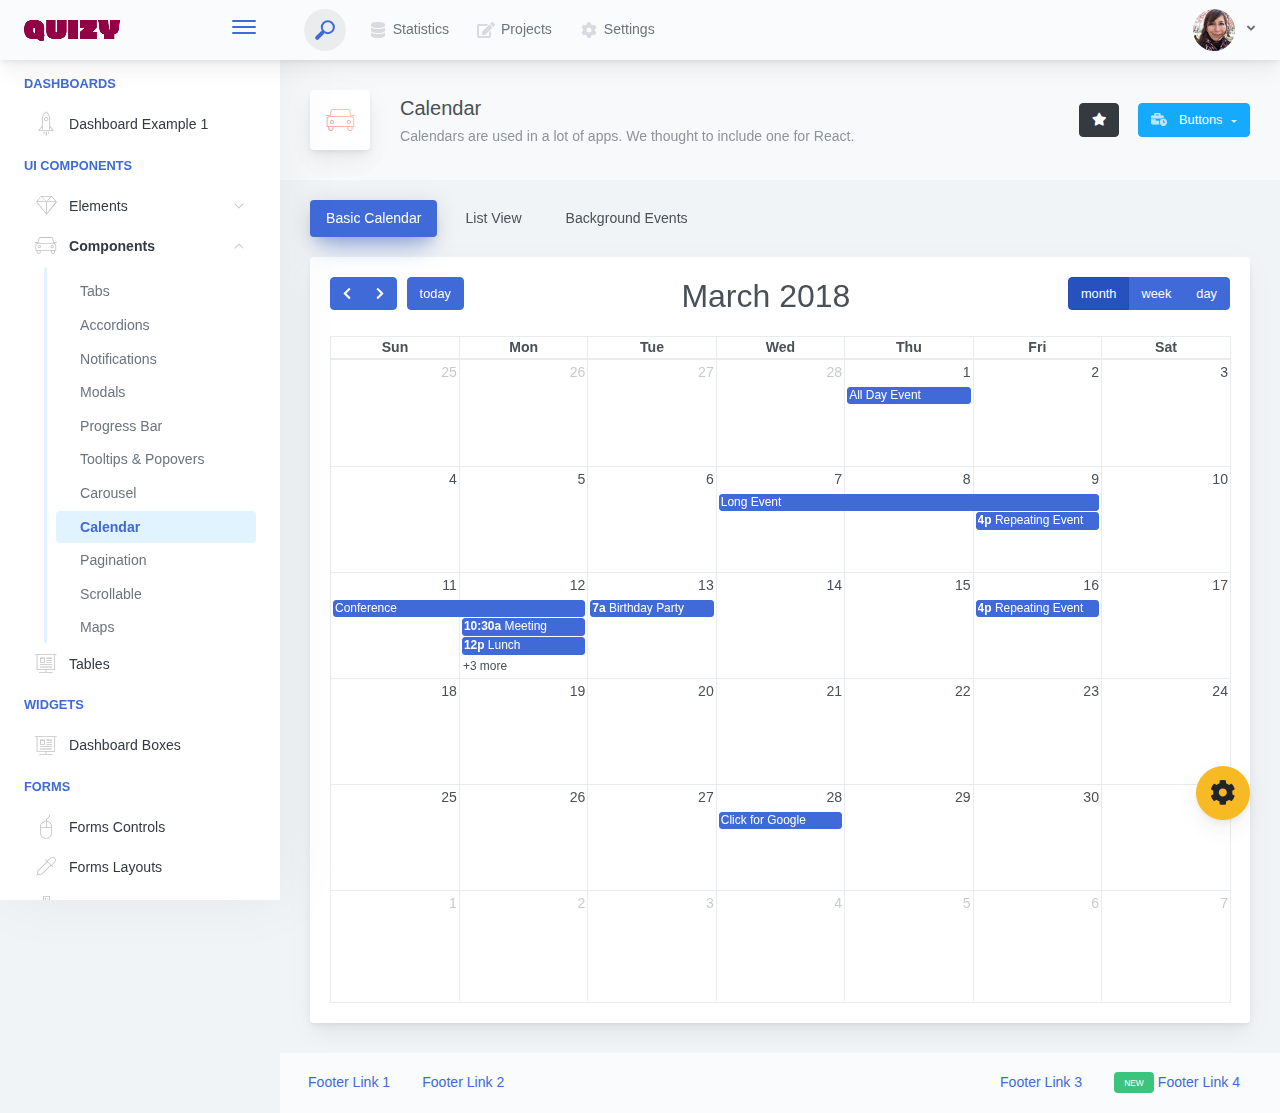
<file: adminpanel/admin/components-calendar.html>
<!doctype html>
<html lang="en">

<head>
    <meta charset="utf-8">
    <meta http-equiv="X-UA-Compatible" content="IE=edge">
    <meta http-equiv="Content-Language" content="en">
    <meta http-equiv="Content-Type" content="text/html; charset=utf-8"/>
    <title>Calendar - Calendars are used in a lot of apps. We thought to include one for React.</title>
    <meta name="viewport" content="width=device-width, initial-scale=1, maximum-scale=1, user-scalable=no, shrink-to-fit=no" />
    <meta name="description" content="Calendars are used in a lot of apps. We thought to include one for React.">
    <meta name="msapplication-tap-highlight" content="no">
    <!--
    =========================================================
    * ArchitectUI HTML Theme Dashboard - v1.0.0
    =========================================================
    * Product Page: https://dashboardpack.com
    * Copyright 2019 DashboardPack (https://dashboardpack.com)
    * Licensed under MIT (https://github.com/DashboardPack/architectui-html-theme-free/blob/master/LICENSE)
    =========================================================
    * The above copyright notice and this permission notice shall be included in all copies or substantial portions of the Software.
    -->
<link href="./main.css" rel="stylesheet"></head>
<body>
    <div class="app-container app-theme-white body-tabs-shadow fixed-sidebar fixed-header">
        <div class="app-header header-shadow">
            <div class="app-header__logo">
                <div class="logo-src"></div>
                <div class="header__pane ml-auto">
                    <div>
                        <button type="button" class="hamburger close-sidebar-btn hamburger--elastic" data-class="closed-sidebar">
                            <span class="hamburger-box">
                                <span class="hamburger-inner"></span>
                            </span>
                        </button>
                    </div>
                </div>
            </div>
            <div class="app-header__mobile-menu">
                <div>
                    <button type="button" class="hamburger hamburger--elastic mobile-toggle-nav">
                        <span class="hamburger-box">
                            <span class="hamburger-inner"></span>
                        </span>
                    </button>
                </div>
            </div>
            <div class="app-header__menu">
                <span>
                    <button type="button" class="btn-icon btn-icon-only btn btn-primary btn-sm mobile-toggle-header-nav">
                        <span class="btn-icon-wrapper">
                            <i class="fa fa-ellipsis-v fa-w-6"></i>
                        </span>
                    </button>
                </span>
            </div>    <div class="app-header__content">
                <div class="app-header-left">
                    <div class="search-wrapper">
                        <div class="input-holder">
                            <input type="text" class="search-input" placeholder="Type to search">
                            <button class="search-icon"><span></span></button>
                        </div>
                        <button class="close"></button>
                    </div>
                    <ul class="header-menu nav">
                        <li class="nav-item">
                            <a href="javascript:void(0);" class="nav-link">
                                <i class="nav-link-icon fa fa-database"> </i>
                                Statistics
                            </a>
                        </li>
                        <li class="btn-group nav-item">
                            <a href="javascript:void(0);" class="nav-link">
                                <i class="nav-link-icon fa fa-edit"></i>
                                Projects
                            </a>
                        </li>
                        <li class="dropdown nav-item">
                            <a href="javascript:void(0);" class="nav-link">
                                <i class="nav-link-icon fa fa-cog"></i>
                                Settings
                            </a>
                        </li>
                    </ul>        </div>
                <div class="app-header-right">
                    <div class="header-btn-lg pr-0">
                        <div class="widget-content p-0">
                            <div class="widget-content-wrapper">
                                <div class="widget-content-left">
                                    <div class="btn-group">
                                        <a data-toggle="dropdown" aria-haspopup="true" aria-expanded="false" class="p-0 btn">
                                            <img width="42" class="rounded-circle" src="assets/images/avatars/1.jpg" alt="">
                                            <i class="fa fa-angle-down ml-2 opacity-8"></i>
                                        </a>
                                        <div tabindex="-1" role="menu" aria-hidden="true" class="dropdown-menu dropdown-menu-right">
                                            <button type="button" tabindex="0" class="dropdown-item">User Account</button>
                                            <button type="button" tabindex="0" class="dropdown-item">Settings</button>
                                            <h6 tabindex="-1" class="dropdown-header">Header</h6>
                                            <button type="button" tabindex="0" class="dropdown-item">Actions</button>
                                            <div tabindex="-1" class="dropdown-divider"></div>
                                            <button type="button" tabindex="0" class="dropdown-item">Dividers</button>
                                        </div>
                                    </div>
                                </div>
                                <div class="widget-content-left  ml-3 header-user-info">
                                    <div class="widget-heading">
                                        Alina Mclourd
                                    </div>
                                    <div class="widget-subheading">
                                        VP People Manager
                                    </div>
                                </div>
                                <div class="widget-content-right header-user-info ml-3">
                                    <button type="button" class="btn-shadow p-1 btn btn-primary btn-sm show-toastr-example">
                                        <i class="fa text-white fa-calendar pr-1 pl-1"></i>
                                    </button>
                                </div>
                            </div>
                        </div>
                    </div>        </div>
            </div>
        </div>        <div class="ui-theme-settings">
            <button type="button" id="TooltipDemo" class="btn-open-options btn btn-warning">
                <i class="fa fa-cog fa-w-16 fa-spin fa-2x"></i>
            </button>
            <div class="theme-settings__inner">
                <div class="scrollbar-container">
                    <div class="theme-settings__options-wrapper">
                        <h3 class="themeoptions-heading">Layout Options
                        </h3>
                        <div class="p-3">
                            <ul class="list-group">
                                <li class="list-group-item">
                                    <div class="widget-content p-0">
                                        <div class="widget-content-wrapper">
                                            <div class="widget-content-left mr-3">
                                                <div class="switch has-switch switch-container-class" data-class="fixed-header">
                                                    <div class="switch-animate switch-on">
                                                        <input type="checkbox" checked data-toggle="toggle" data-onstyle="success">
                                                    </div>
                                                </div>
                                            </div>
                                            <div class="widget-content-left">
                                                <div class="widget-heading">Fixed Header
                                                </div>
                                                <div class="widget-subheading">Makes the header top fixed, always visible!
                                                </div>
                                            </div>
                                        </div>
                                    </div>
                                </li>
                                <li class="list-group-item">
                                    <div class="widget-content p-0">
                                        <div class="widget-content-wrapper">
                                            <div class="widget-content-left mr-3">
                                                <div class="switch has-switch switch-container-class" data-class="fixed-sidebar">
                                                    <div class="switch-animate switch-on">
                                                        <input type="checkbox" checked data-toggle="toggle" data-onstyle="success">
                                                    </div>
                                                </div>
                                            </div>
                                            <div class="widget-content-left">
                                                <div class="widget-heading">Fixed Sidebar
                                                </div>
                                                <div class="widget-subheading">Makes the sidebar left fixed, always visible!
                                                </div>
                                            </div>
                                        </div>
                                    </div>
                                </li>
                                <li class="list-group-item">
                                    <div class="widget-content p-0">
                                        <div class="widget-content-wrapper">
                                            <div class="widget-content-left mr-3">
                                                <div class="switch has-switch switch-container-class" data-class="fixed-footer">
                                                    <div class="switch-animate switch-off">
                                                        <input type="checkbox" data-toggle="toggle" data-onstyle="success">
                                                    </div>
                                                </div>
                                            </div>
                                            <div class="widget-content-left">
                                                <div class="widget-heading">Fixed Footer
                                                </div>
                                                <div class="widget-subheading">Makes the app footer bottom fixed, always visible!
                                                </div>
                                            </div>
                                        </div>
                                    </div>
                                </li>
                            </ul>
                        </div>
                        <h3 class="themeoptions-heading">
                            <div>
                                Header Options
                            </div>
                            <button type="button" class="btn-pill btn-shadow btn-wide ml-auto btn btn-focus btn-sm switch-header-cs-class" data-class="">
                                Restore Default
                            </button>
                        </h3>
                        <div class="p-3">
                            <ul class="list-group">
                                <li class="list-group-item">
                                    <h5 class="pb-2">Choose Color Scheme
                                    </h5>
                                    <div class="theme-settings-swatches">
                                        <div class="swatch-holder bg-primary switch-header-cs-class" data-class="bg-primary header-text-light">
                                        </div>
                                        <div class="swatch-holder bg-secondary switch-header-cs-class" data-class="bg-secondary header-text-light">
                                        </div>
                                        <div class="swatch-holder bg-success switch-header-cs-class" data-class="bg-success header-text-dark">
                                        </div>
                                        <div class="swatch-holder bg-info switch-header-cs-class" data-class="bg-info header-text-dark">
                                        </div>
                                        <div class="swatch-holder bg-warning switch-header-cs-class" data-class="bg-warning header-text-dark">
                                        </div>
                                        <div class="swatch-holder bg-danger switch-header-cs-class" data-class="bg-danger header-text-light">
                                        </div>
                                        <div class="swatch-holder bg-light switch-header-cs-class" data-class="bg-light header-text-dark">
                                        </div>
                                        <div class="swatch-holder bg-dark switch-header-cs-class" data-class="bg-dark header-text-light">
                                        </div>
                                        <div class="swatch-holder bg-focus switch-header-cs-class" data-class="bg-focus header-text-light">
                                        </div>
                                        <div class="swatch-holder bg-alternate switch-header-cs-class" data-class="bg-alternate header-text-light">
                                        </div>
                                        <div class="divider">
                                        </div>
                                        <div class="swatch-holder bg-vicious-stance switch-header-cs-class" data-class="bg-vicious-stance header-text-light">
                                        </div>
                                        <div class="swatch-holder bg-midnight-bloom switch-header-cs-class" data-class="bg-midnight-bloom header-text-light">
                                        </div>
                                        <div class="swatch-holder bg-night-sky switch-header-cs-class" data-class="bg-night-sky header-text-light">
                                        </div>
                                        <div class="swatch-holder bg-slick-carbon switch-header-cs-class" data-class="bg-slick-carbon header-text-light">
                                        </div>
                                        <div class="swatch-holder bg-asteroid switch-header-cs-class" data-class="bg-asteroid header-text-light">
                                        </div>
                                        <div class="swatch-holder bg-royal switch-header-cs-class" data-class="bg-royal header-text-light">
                                        </div>
                                        <div class="swatch-holder bg-warm-flame switch-header-cs-class" data-class="bg-warm-flame header-text-dark">
                                        </div>
                                        <div class="swatch-holder bg-night-fade switch-header-cs-class" data-class="bg-night-fade header-text-dark">
                                        </div>
                                        <div class="swatch-holder bg-sunny-morning switch-header-cs-class" data-class="bg-sunny-morning header-text-dark">
                                        </div>
                                        <div class="swatch-holder bg-tempting-azure switch-header-cs-class" data-class="bg-tempting-azure header-text-dark">
                                        </div>
                                        <div class="swatch-holder bg-amy-crisp switch-header-cs-class" data-class="bg-amy-crisp header-text-dark">
                                        </div>
                                        <div class="swatch-holder bg-heavy-rain switch-header-cs-class" data-class="bg-heavy-rain header-text-dark">
                                        </div>
                                        <div class="swatch-holder bg-mean-fruit switch-header-cs-class" data-class="bg-mean-fruit header-text-dark">
                                        </div>
                                        <div class="swatch-holder bg-malibu-beach switch-header-cs-class" data-class="bg-malibu-beach header-text-light">
                                        </div>
                                        <div class="swatch-holder bg-deep-blue switch-header-cs-class" data-class="bg-deep-blue header-text-dark">
                                        </div>
                                        <div class="swatch-holder bg-ripe-malin switch-header-cs-class" data-class="bg-ripe-malin header-text-light">
                                        </div>
                                        <div class="swatch-holder bg-arielle-smile switch-header-cs-class" data-class="bg-arielle-smile header-text-light">
                                        </div>
                                        <div class="swatch-holder bg-plum-plate switch-header-cs-class" data-class="bg-plum-plate header-text-light">
                                        </div>
                                        <div class="swatch-holder bg-happy-fisher switch-header-cs-class" data-class="bg-happy-fisher header-text-dark">
                                        </div>
                                        <div class="swatch-holder bg-happy-itmeo switch-header-cs-class" data-class="bg-happy-itmeo header-text-light">
                                        </div>
                                        <div class="swatch-holder bg-mixed-hopes switch-header-cs-class" data-class="bg-mixed-hopes header-text-light">
                                        </div>
                                        <div class="swatch-holder bg-strong-bliss switch-header-cs-class" data-class="bg-strong-bliss header-text-light">
                                        </div>
                                        <div class="swatch-holder bg-grow-early switch-header-cs-class" data-class="bg-grow-early header-text-light">
                                        </div>
                                        <div class="swatch-holder bg-love-kiss switch-header-cs-class" data-class="bg-love-kiss header-text-light">
                                        </div>
                                        <div class="swatch-holder bg-premium-dark switch-header-cs-class" data-class="bg-premium-dark header-text-light">
                                        </div>
                                        <div class="swatch-holder bg-happy-green switch-header-cs-class" data-class="bg-happy-green header-text-light">
                                        </div>
                                    </div>
                                </li>
                            </ul>
                        </div>
                        <h3 class="themeoptions-heading">
                            <div>Sidebar Options</div>
                            <button type="button" class="btn-pill btn-shadow btn-wide ml-auto btn btn-focus btn-sm switch-sidebar-cs-class" data-class="">
                                Restore Default
                            </button>
                        </h3>
                        <div class="p-3">
                            <ul class="list-group">
                                <li class="list-group-item">
                                    <h5 class="pb-2">Choose Color Scheme
                                    </h5>
                                    <div class="theme-settings-swatches">
                                        <div class="swatch-holder bg-primary switch-sidebar-cs-class" data-class="bg-primary sidebar-text-light">
                                        </div>
                                        <div class="swatch-holder bg-secondary switch-sidebar-cs-class" data-class="bg-secondary sidebar-text-light">
                                        </div>
                                        <div class="swatch-holder bg-success switch-sidebar-cs-class" data-class="bg-success sidebar-text-dark">
                                        </div>
                                        <div class="swatch-holder bg-info switch-sidebar-cs-class" data-class="bg-info sidebar-text-dark">
                                        </div>
                                        <div class="swatch-holder bg-warning switch-sidebar-cs-class" data-class="bg-warning sidebar-text-dark">
                                        </div>
                                        <div class="swatch-holder bg-danger switch-sidebar-cs-class" data-class="bg-danger sidebar-text-light">
                                        </div>
                                        <div class="swatch-holder bg-light switch-sidebar-cs-class" data-class="bg-light sidebar-text-dark">
                                        </div>
                                        <div class="swatch-holder bg-dark switch-sidebar-cs-class" data-class="bg-dark sidebar-text-light">
                                        </div>
                                        <div class="swatch-holder bg-focus switch-sidebar-cs-class" data-class="bg-focus sidebar-text-light">
                                        </div>
                                        <div class="swatch-holder bg-alternate switch-sidebar-cs-class" data-class="bg-alternate sidebar-text-light">
                                        </div>
                                        <div class="divider">
                                        </div>
                                        <div class="swatch-holder bg-vicious-stance switch-sidebar-cs-class" data-class="bg-vicious-stance sidebar-text-light">
                                        </div>
                                        <div class="swatch-holder bg-midnight-bloom switch-sidebar-cs-class" data-class="bg-midnight-bloom sidebar-text-light">
                                        </div>
                                        <div class="swatch-holder bg-night-sky switch-sidebar-cs-class" data-class="bg-night-sky sidebar-text-light">
                                        </div>
                                        <div class="swatch-holder bg-slick-carbon switch-sidebar-cs-class" data-class="bg-slick-carbon sidebar-text-light">
                                        </div>
                                        <div class="swatch-holder bg-asteroid switch-sidebar-cs-class" data-class="bg-asteroid sidebar-text-light">
                                        </div>
                                        <div class="swatch-holder bg-royal switch-sidebar-cs-class" data-class="bg-royal sidebar-text-light">
                                        </div>
                                        <div class="swatch-holder bg-warm-flame switch-sidebar-cs-class" data-class="bg-warm-flame sidebar-text-dark">
                                        </div>
                                        <div class="swatch-holder bg-night-fade switch-sidebar-cs-class" data-class="bg-night-fade sidebar-text-dark">
                                        </div>
                                        <div class="swatch-holder bg-sunny-morning switch-sidebar-cs-class" data-class="bg-sunny-morning sidebar-text-dark">
                                        </div>
                                        <div class="swatch-holder bg-tempting-azure switch-sidebar-cs-class" data-class="bg-tempting-azure sidebar-text-dark">
                                        </div>
                                        <div class="swatch-holder bg-amy-crisp switch-sidebar-cs-class" data-class="bg-amy-crisp sidebar-text-dark">
                                        </div>
                                        <div class="swatch-holder bg-heavy-rain switch-sidebar-cs-class" data-class="bg-heavy-rain sidebar-text-dark">
                                        </div>
                                        <div class="swatch-holder bg-mean-fruit switch-sidebar-cs-class" data-class="bg-mean-fruit sidebar-text-dark">
                                        </div>
                                        <div class="swatch-holder bg-malibu-beach switch-sidebar-cs-class" data-class="bg-malibu-beach sidebar-text-light">
                                        </div>
                                        <div class="swatch-holder bg-deep-blue switch-sidebar-cs-class" data-class="bg-deep-blue sidebar-text-dark">
                                        </div>
                                        <div class="swatch-holder bg-ripe-malin switch-sidebar-cs-class" data-class="bg-ripe-malin sidebar-text-light">
                                        </div>
                                        <div class="swatch-holder bg-arielle-smile switch-sidebar-cs-class" data-class="bg-arielle-smile sidebar-text-light">
                                        </div>
                                        <div class="swatch-holder bg-plum-plate switch-sidebar-cs-class" data-class="bg-plum-plate sidebar-text-light">
                                        </div>
                                        <div class="swatch-holder bg-happy-fisher switch-sidebar-cs-class" data-class="bg-happy-fisher sidebar-text-dark">
                                        </div>
                                        <div class="swatch-holder bg-happy-itmeo switch-sidebar-cs-class" data-class="bg-happy-itmeo sidebar-text-light">
                                        </div>
                                        <div class="swatch-holder bg-mixed-hopes switch-sidebar-cs-class" data-class="bg-mixed-hopes sidebar-text-light">
                                        </div>
                                        <div class="swatch-holder bg-strong-bliss switch-sidebar-cs-class" data-class="bg-strong-bliss sidebar-text-light">
                                        </div>
                                        <div class="swatch-holder bg-grow-early switch-sidebar-cs-class" data-class="bg-grow-early sidebar-text-light">
                                        </div>
                                        <div class="swatch-holder bg-love-kiss switch-sidebar-cs-class" data-class="bg-love-kiss sidebar-text-light">
                                        </div>
                                        <div class="swatch-holder bg-premium-dark switch-sidebar-cs-class" data-class="bg-premium-dark sidebar-text-light">
                                        </div>
                                        <div class="swatch-holder bg-happy-green switch-sidebar-cs-class" data-class="bg-happy-green sidebar-text-light">
                                        </div>
                                    </div>
                                </li>
                            </ul>
                        </div>
                        <h3 class="themeoptions-heading">
                            <div>Main Content Options</div>
                            <button type="button" class="btn-pill btn-shadow btn-wide ml-auto active btn btn-focus btn-sm">Restore Default
                            </button>
                        </h3>
                        <div class="p-3">
                            <ul class="list-group">
                                <li class="list-group-item">
                                    <h5 class="pb-2">Page Section Tabs
                                    </h5>
                                    <div class="theme-settings-swatches">
                                        <div role="group" class="mt-2 btn-group">
                                            <button type="button" class="btn-wide btn-shadow btn-primary btn btn-secondary switch-theme-class" data-class="body-tabs-line">
                                                Line
                                            </button>
                                            <button type="button" class="btn-wide btn-shadow btn-primary active btn btn-secondary switch-theme-class" data-class="body-tabs-shadow">
                                                Shadow
                                            </button>
                                        </div>
                                    </div>
                                </li>
                            </ul>
                        </div>
                    </div>
                </div>
            </div>
        </div>        <div class="app-main">
                <div class="app-sidebar sidebar-shadow">
                    <div class="app-header__logo">
                        <div class="logo-src"></div>
                        <div class="header__pane ml-auto">
                            <div>
                                <button type="button" class="hamburger close-sidebar-btn hamburger--elastic" data-class="closed-sidebar">
                                    <span class="hamburger-box">
                                        <span class="hamburger-inner"></span>
                                    </span>
                                </button>
                            </div>
                        </div>
                    </div>
                    <div class="app-header__mobile-menu">
                        <div>
                            <button type="button" class="hamburger hamburger--elastic mobile-toggle-nav">
                                <span class="hamburger-box">
                                    <span class="hamburger-inner"></span>
                                </span>
                            </button>
                        </div>
                    </div>
                    <div class="app-header__menu">
                        <span>
                            <button type="button" class="btn-icon btn-icon-only btn btn-primary btn-sm mobile-toggle-header-nav">
                                <span class="btn-icon-wrapper">
                                    <i class="fa fa-ellipsis-v fa-w-6"></i>
                                </span>
                            </button>
                        </span>
                    </div>    <div class="scrollbar-sidebar">
                        <div class="app-sidebar__inner">
                            <ul class="vertical-nav-menu">
                                <li class="app-sidebar__heading">Dashboards</li>
                                <li>
                                    <a href="index.html">
                                        <i class="metismenu-icon pe-7s-rocket"></i>
                                        Dashboard Example 1
                                    </a>
                                </li>
                                <li class="app-sidebar__heading">UI Components</li>
                                <li
                                    
                                    
                                    
                                    
                                    
                                    
                                    
                                    
                                >
                                    <a href="#">
                                        <i class="metismenu-icon pe-7s-diamond"></i>
                                        Elements
                                        <i class="metismenu-state-icon pe-7s-angle-down caret-left"></i>
                                    </a>
                                    <ul
                                        
                                        
                                        
                                        
                                        
                                        
                                        
                                        
                                    >
                                        <li>
                                            <a href="elements-buttons-standard.html">
                                                <i class="metismenu-icon"></i>
                                                Buttons
                                            </a>
                                        </li>
                                        <li>
                                            <a href="elements-dropdowns.html">
                                                <i class="metismenu-icon">
                                                </i>Dropdowns
                                            </a>
                                        </li>
                                        <li>
                                            <a href="elements-icons.html">
                                                <i class="metismenu-icon">
                                                </i>Icons
                                            </a>
                                        </li>
                                        <li>
                                            <a href="elements-badges-labels.html">
                                                <i class="metismenu-icon">
                                                </i>Badges
                                            </a>
                                        </li>
                                        <li>
                                            <a href="elements-cards.html">
                                                <i class="metismenu-icon">
                                                </i>Cards
                                            </a>
                                        </li>
                                        <li>
                                            <a href="elements-list-group.html">
                                                <i class="metismenu-icon">
                                                </i>List Groups
                                            </a>
                                        </li>
                                        <li>
                                            <a href="elements-navigation.html">
                                                <i class="metismenu-icon">
                                                </i>Navigation Menus
                                            </a>
                                        </li>
                                        <li>
                                            <a href="elements-utilities.html">
                                                <i class="metismenu-icon">
                                                </i>Utilities
                                            </a>
                                        </li>
                                    </ul>
                                </li>
                                <li
                                    
                                    
                                    
                                    
                                    
                                    
                                    
                                     class="mm-active"
                                    
                                    
                                    
                                >
                                    <a href="#">
                                        <i class="metismenu-icon pe-7s-car"></i>
                                        Components
                                        <i class="metismenu-state-icon pe-7s-angle-down caret-left"></i>
                                    </a>
                                    <ul
                                        
                                        
                                        
                                        
                                        
                                        
                                        
                                         class="mm-show"
                                        
                                        
                                        
                                    >
                                        <li>
                                            <a href="components-tabs.html">
                                                <i class="metismenu-icon">
                                                </i>Tabs
                                            </a>
                                        </li>
                                        <li>
                                            <a href="components-accordions.html">
                                                <i class="metismenu-icon">
                                                </i>Accordions
                                            </a>
                                        </li>
                                        <li>
                                            <a href="components-notifications.html">
                                                <i class="metismenu-icon">
                                                </i>Notifications
                                            </a>
                                        </li>
                                        <li>
                                            <a href="components-modals.html">
                                                <i class="metismenu-icon">
                                                </i>Modals
                                            </a>
                                        </li>
                                        <li>
                                            <a href="components-progress-bar.html">
                                                <i class="metismenu-icon">
                                                </i>Progress Bar
                                            </a>
                                        </li>
                                        <li>
                                            <a href="components-tooltips-popovers.html">
                                                <i class="metismenu-icon">
                                                </i>Tooltips &amp; Popovers
                                            </a>
                                        </li>
                                        <li>
                                            <a href="components-carousel.html">
                                                <i class="metismenu-icon">
                                                </i>Carousel
                                            </a>
                                        </li>
                                        <li>
                                            <a href="components-calendar.html" class="mm-active">
                                                <i class="metismenu-icon">
                                                </i>Calendar
                                            </a>
                                        </li>
                                        <li>
                                            <a href="components-pagination.html">
                                                <i class="metismenu-icon">
                                                </i>Pagination
                                            </a>
                                        </li>
                                        <li>
                                            <a href="components-scrollable-elements.html">
                                                <i class="metismenu-icon">
                                                </i>Scrollable
                                            </a>
                                        </li>
                                        <li>
                                            <a href="components-maps.html">
                                                <i class="metismenu-icon">
                                                </i>Maps
                                            </a>
                                        </li>
                                    </ul>
                                </li>
                                <li  >
                                    <a href="tables-regular.html">
                                        <i class="metismenu-icon pe-7s-display2"></i>
                                        Tables
                                    </a>
                                </li>
                                <li class="app-sidebar__heading">Widgets</li>
                                <li>
                                    <a href="dashboard-boxes.html">
                                        <i class="metismenu-icon pe-7s-display2"></i>
                                        Dashboard Boxes
                                    </a>
                                </li>
                                <li class="app-sidebar__heading">Forms</li>
                                <li>
                                    <a href="forms-controls.html">
                                        <i class="metismenu-icon pe-7s-mouse">
                                        </i>Forms Controls
                                    </a>
                                </li>
                                <li>
                                    <a href="forms-layouts.html">
                                        <i class="metismenu-icon pe-7s-eyedropper">
                                        </i>Forms Layouts
                                    </a>
                                </li>
                                <li>
                                    <a href="forms-validation.html">
                                        <i class="metismenu-icon pe-7s-pendrive">
                                        </i>Forms Validation
                                    </a>
                                </li>
                                <li class="app-sidebar__heading">Charts</li>
                                <li>
                                    <a href="charts-chartjs.html">
                                        <i class="metismenu-icon pe-7s-graph2">
                                        </i>ChartJS
                                    </a>
                                </li>
                                <li class="app-sidebar__heading">PRO Version</li>
                                <li>
                                    <a href="https://dashboardpack.com/theme-details/architectui-dashboard-html-pro/" target="_blank">
                                        <i class="metismenu-icon pe-7s-graph2">
                                        </i>
                                        Upgrade to PRO
                                    </a>
                                </li>
                            </ul>
                        </div>
                    </div>
                </div>    <div class="app-main__outer">
                    <div class="app-main__inner">
                        <div class="app-page-title">
                            <div class="page-title-wrapper">
                                <div class="page-title-heading">
                                    <div class="page-title-icon">
                                        <i class="pe-7s-car icon-gradient bg-warm-flame">
                                        </i>
                                    </div>
                                    <div>Calendar
                                        <div class="page-title-subheading">Calendars are used in a lot of apps. We thought to include one for React.
                                        </div>
                                    </div>
                                </div>
                                <div class="page-title-actions">
                                    <button type="button" data-toggle="tooltip" title="Example Tooltip" data-placement="bottom" class="btn-shadow mr-3 btn btn-dark">
                                        <i class="fa fa-star"></i>
                                    </button>
                                    <div class="d-inline-block dropdown">
                                        <button type="button" data-toggle="dropdown" aria-haspopup="true" aria-expanded="false" class="btn-shadow dropdown-toggle btn btn-info">
                                            <span class="btn-icon-wrapper pr-2 opacity-7">
                                                <i class="fa fa-business-time fa-w-20"></i>
                                            </span>
                                            Buttons
                                        </button>
                                        <div tabindex="-1" role="menu" aria-hidden="true" class="dropdown-menu dropdown-menu-right">
                                            <ul class="nav flex-column">
                                                <li class="nav-item">
                                                    <a href="javascript:void(0);" class="nav-link">
                                                        <i class="nav-link-icon lnr-inbox"></i>
                                                        <span>
                                                            Inbox
                                                        </span>
                                                        <div class="ml-auto badge badge-pill badge-secondary">86</div>
                                                    </a>
                                                </li>
                                                <li class="nav-item">
                                                    <a href="javascript:void(0);" class="nav-link">
                                                        <i class="nav-link-icon lnr-book"></i>
                                                        <span>
                                                            Book
                                                        </span>
                                                        <div class="ml-auto badge badge-pill badge-danger">5</div>
                                                    </a>
                                                </li>
                                                <li class="nav-item">
                                                    <a href="javascript:void(0);" class="nav-link">
                                                        <i class="nav-link-icon lnr-picture"></i>
                                                        <span>
                                                            Picture
                                                        </span>
                                                    </a>
                                                </li>
                                                <li class="nav-item">
                                                    <a disabled href="javascript:void(0);" class="nav-link disabled">
                                                        <i class="nav-link-icon lnr-file-empty"></i>
                                                        <span>
                                                            File Disabled
                                                        </span>
                                                    </a>
                                                </li>
                                            </ul>
                                        </div>
                                    </div>
                                </div>    </div>
                        </div>            <ul class="body-tabs body-tabs-layout tabs-animated body-tabs-animated nav">
                            <li class="nav-item">
                                <a role="tab" class="nav-link active" id="tab-0" data-toggle="tab" href="#tab-content-0">
                                    <span>Basic Calendar</span>
                                </a>
                            </li>
                            <li class="nav-item">
                                <a role="tab" class="nav-link" id="tab-1" data-toggle="tab" href="#tab-content-1">
                                    <span>List View</span>
                                </a>
                            </li>
                            <li class="nav-item">
                                <a role="tab" class="nav-link" id="tab-2" data-toggle="tab" href="#tab-content-2">
                                    <span>Background Events</span>
                                </a>
                            </li>
                        </ul>
                        <div class="tab-content">
                            <div class="tab-pane tabs-animation fade show active" id="tab-content-0" role="tabpanel">
                                <div class="main-card mb-3 card">
                                    <div class="card-body">
                                        <div id='calendar'></div>
                                    </div>
                                </div>
                            </div>
                            <div class="tab-pane tabs-animation fade" id="tab-content-1" role="tabpanel">
                                <div class="main-card mb-3 card">
                                    <div class="card-body">
                                        <div id='calendar-list'></div>
                                    </div>
                                </div>
                            </div>
                            <div class="tab-pane tabs-animation fade" id="tab-content-2" role="tabpanel">
                                <div class="main-card mb-3 card">
                                    <div class="card-body">
                                        <div id="calendar-bg-events"></div>
                                    </div>
                                </div>
                            </div>
                        </div>
                    </div>
                    <div class="app-wrapper-footer">
                        <div class="app-footer">
                            <div class="app-footer__inner">
                                <div class="app-footer-left">
                                    <ul class="nav">
                                        <li class="nav-item">
                                            <a href="javascript:void(0);" class="nav-link">
                                                Footer Link 1
                                            </a>
                                        </li>
                                        <li class="nav-item">
                                            <a href="javascript:void(0);" class="nav-link">
                                                Footer Link 2
                                            </a>
                                        </li>
                                    </ul>
                                </div>
                                <div class="app-footer-right">
                                    <ul class="nav">
                                        <li class="nav-item">
                                            <a href="javascript:void(0);" class="nav-link">
                                                Footer Link 3
                                            </a>
                                        </li>
                                        <li class="nav-item">
                                            <a href="javascript:void(0);" class="nav-link">
                                                <div class="badge badge-success mr-1 ml-0">
                                                    <small>NEW</small>
                                                </div>
                                                Footer Link 4
                                            </a>
                                        </li>
                                    </ul>
                                </div>
                            </div>
                        </div>
                    </div>    </div>
        </div>
    </div>
<script type="text/javascript" src="./assets/scripts/main.js"></script></body>
</html>
</file>
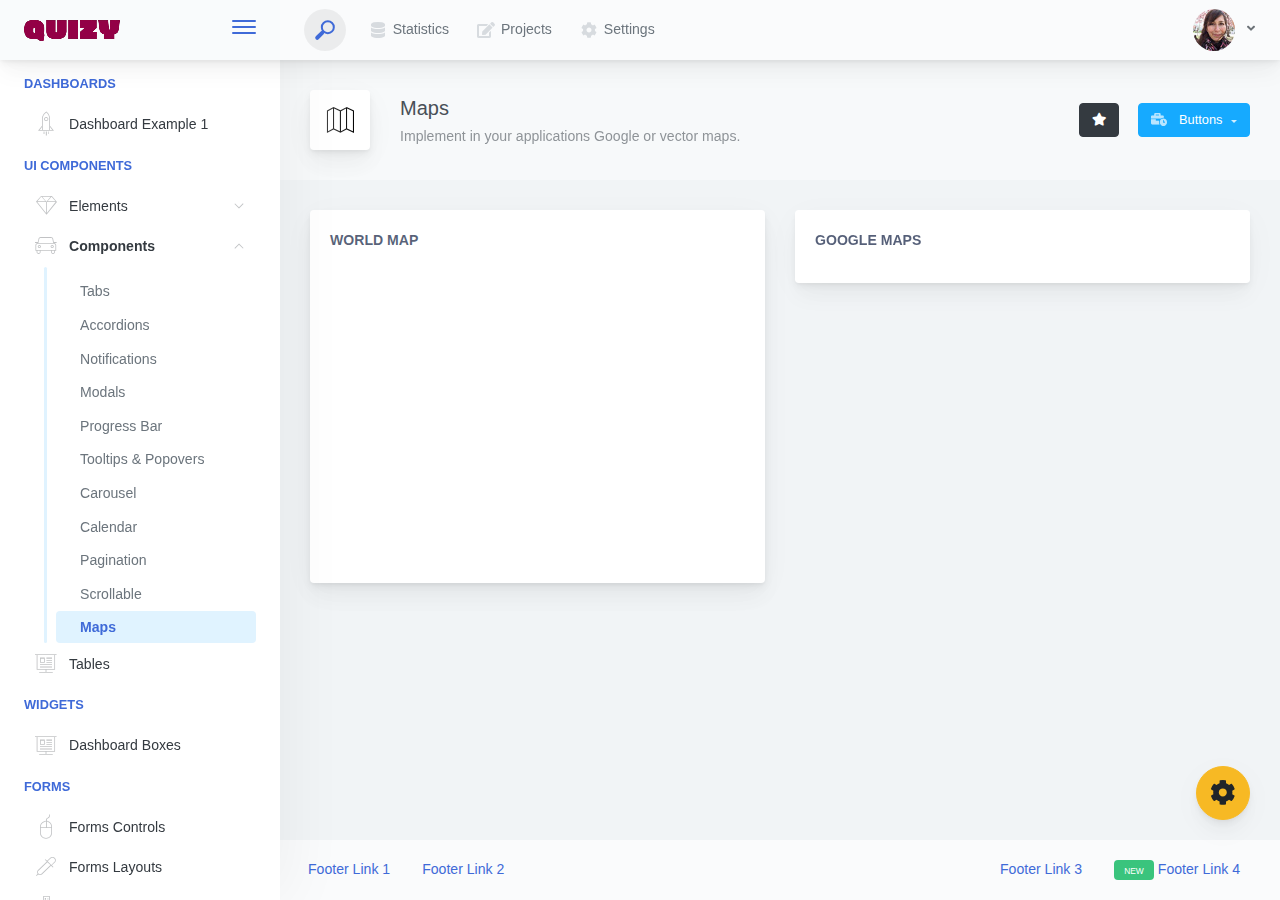
<file: adminpanel/admin/components-maps.html>
<!doctype html>
<html lang="en">

<head>
    <meta charset="utf-8">
    <meta http-equiv="X-UA-Compatible" content="IE=edge">
    <meta http-equiv="Content-Language" content="en">
    <meta http-equiv="Content-Type" content="text/html; charset=utf-8"/>
    <title>Maps - Implement in your applications Google or vector maps.</title>
    <meta name="viewport" content="width=device-width, initial-scale=1, maximum-scale=1, user-scalable=no, shrink-to-fit=no" />
    <meta name="description" content="Implement in your applications Google or vector maps.">
    <meta name="msapplication-tap-highlight" content="no">
    <!--
    =========================================================
    * ArchitectUI HTML Theme Dashboard - v1.0.0
    =========================================================
    * Product Page: https://dashboardpack.com
    * Copyright 2019 DashboardPack (https://dashboardpack.com)
    * Licensed under MIT (https://github.com/DashboardPack/architectui-html-theme-free/blob/master/LICENSE)
    =========================================================
    * The above copyright notice and this permission notice shall be included in all copies or substantial portions of the Software.
    -->
<link href="./main.css" rel="stylesheet"></head>
<body>
    <div class="app-container app-theme-white body-tabs-shadow fixed-sidebar fixed-header">
        <div class="app-header header-shadow">
            <div class="app-header__logo">
                <div class="logo-src"></div>
                <div class="header__pane ml-auto">
                    <div>
                        <button type="button" class="hamburger close-sidebar-btn hamburger--elastic" data-class="closed-sidebar">
                            <span class="hamburger-box">
                                <span class="hamburger-inner"></span>
                            </span>
                        </button>
                    </div>
                </div>
            </div>
            <div class="app-header__mobile-menu">
                <div>
                    <button type="button" class="hamburger hamburger--elastic mobile-toggle-nav">
                        <span class="hamburger-box">
                            <span class="hamburger-inner"></span>
                        </span>
                    </button>
                </div>
            </div>
            <div class="app-header__menu">
                <span>
                    <button type="button" class="btn-icon btn-icon-only btn btn-primary btn-sm mobile-toggle-header-nav">
                        <span class="btn-icon-wrapper">
                            <i class="fa fa-ellipsis-v fa-w-6"></i>
                        </span>
                    </button>
                </span>
            </div>    <div class="app-header__content">
                <div class="app-header-left">
                    <div class="search-wrapper">
                        <div class="input-holder">
                            <input type="text" class="search-input" placeholder="Type to search">
                            <button class="search-icon"><span></span></button>
                        </div>
                        <button class="close"></button>
                    </div>
                    <ul class="header-menu nav">
                        <li class="nav-item">
                            <a href="javascript:void(0);" class="nav-link">
                                <i class="nav-link-icon fa fa-database"> </i>
                                Statistics
                            </a>
                        </li>
                        <li class="btn-group nav-item">
                            <a href="javascript:void(0);" class="nav-link">
                                <i class="nav-link-icon fa fa-edit"></i>
                                Projects
                            </a>
                        </li>
                        <li class="dropdown nav-item">
                            <a href="javascript:void(0);" class="nav-link">
                                <i class="nav-link-icon fa fa-cog"></i>
                                Settings
                            </a>
                        </li>
                    </ul>        </div>
                <div class="app-header-right">
                    <div class="header-btn-lg pr-0">
                        <div class="widget-content p-0">
                            <div class="widget-content-wrapper">
                                <div class="widget-content-left">
                                    <div class="btn-group">
                                        <a data-toggle="dropdown" aria-haspopup="true" aria-expanded="false" class="p-0 btn">
                                            <img width="42" class="rounded-circle" src="assets/images/avatars/1.jpg" alt="">
                                            <i class="fa fa-angle-down ml-2 opacity-8"></i>
                                        </a>
                                        <div tabindex="-1" role="menu" aria-hidden="true" class="dropdown-menu dropdown-menu-right">
                                            <button type="button" tabindex="0" class="dropdown-item">User Account</button>
                                            <button type="button" tabindex="0" class="dropdown-item">Settings</button>
                                            <h6 tabindex="-1" class="dropdown-header">Header</h6>
                                            <button type="button" tabindex="0" class="dropdown-item">Actions</button>
                                            <div tabindex="-1" class="dropdown-divider"></div>
                                            <button type="button" tabindex="0" class="dropdown-item">Dividers</button>
                                        </div>
                                    </div>
                                </div>
                                <div class="widget-content-left  ml-3 header-user-info">
                                    <div class="widget-heading">
                                        Alina Mclourd
                                    </div>
                                    <div class="widget-subheading">
                                        VP People Manager
                                    </div>
                                </div>
                                <div class="widget-content-right header-user-info ml-3">
                                    <button type="button" class="btn-shadow p-1 btn btn-primary btn-sm show-toastr-example">
                                        <i class="fa text-white fa-calendar pr-1 pl-1"></i>
                                    </button>
                                </div>
                            </div>
                        </div>
                    </div>        </div>
            </div>
        </div>        <div class="ui-theme-settings">
            <button type="button" id="TooltipDemo" class="btn-open-options btn btn-warning">
                <i class="fa fa-cog fa-w-16 fa-spin fa-2x"></i>
            </button>
            <div class="theme-settings__inner">
                <div class="scrollbar-container">
                    <div class="theme-settings__options-wrapper">
                        <h3 class="themeoptions-heading">Layout Options
                        </h3>
                        <div class="p-3">
                            <ul class="list-group">
                                <li class="list-group-item">
                                    <div class="widget-content p-0">
                                        <div class="widget-content-wrapper">
                                            <div class="widget-content-left mr-3">
                                                <div class="switch has-switch switch-container-class" data-class="fixed-header">
                                                    <div class="switch-animate switch-on">
                                                        <input type="checkbox" checked data-toggle="toggle" data-onstyle="success">
                                                    </div>
                                                </div>
                                            </div>
                                            <div class="widget-content-left">
                                                <div class="widget-heading">Fixed Header
                                                </div>
                                                <div class="widget-subheading">Makes the header top fixed, always visible!
                                                </div>
                                            </div>
                                        </div>
                                    </div>
                                </li>
                                <li class="list-group-item">
                                    <div class="widget-content p-0">
                                        <div class="widget-content-wrapper">
                                            <div class="widget-content-left mr-3">
                                                <div class="switch has-switch switch-container-class" data-class="fixed-sidebar">
                                                    <div class="switch-animate switch-on">
                                                        <input type="checkbox" checked data-toggle="toggle" data-onstyle="success">
                                                    </div>
                                                </div>
                                            </div>
                                            <div class="widget-content-left">
                                                <div class="widget-heading">Fixed Sidebar
                                                </div>
                                                <div class="widget-subheading">Makes the sidebar left fixed, always visible!
                                                </div>
                                            </div>
                                        </div>
                                    </div>
                                </li>
                                <li class="list-group-item">
                                    <div class="widget-content p-0">
                                        <div class="widget-content-wrapper">
                                            <div class="widget-content-left mr-3">
                                                <div class="switch has-switch switch-container-class" data-class="fixed-footer">
                                                    <div class="switch-animate switch-off">
                                                        <input type="checkbox" data-toggle="toggle" data-onstyle="success">
                                                    </div>
                                                </div>
                                            </div>
                                            <div class="widget-content-left">
                                                <div class="widget-heading">Fixed Footer
                                                </div>
                                                <div class="widget-subheading">Makes the app footer bottom fixed, always visible!
                                                </div>
                                            </div>
                                        </div>
                                    </div>
                                </li>
                            </ul>
                        </div>
                        <h3 class="themeoptions-heading">
                            <div>
                                Header Options
                            </div>
                            <button type="button" class="btn-pill btn-shadow btn-wide ml-auto btn btn-focus btn-sm switch-header-cs-class" data-class="">
                                Restore Default
                            </button>
                        </h3>
                        <div class="p-3">
                            <ul class="list-group">
                                <li class="list-group-item">
                                    <h5 class="pb-2">Choose Color Scheme
                                    </h5>
                                    <div class="theme-settings-swatches">
                                        <div class="swatch-holder bg-primary switch-header-cs-class" data-class="bg-primary header-text-light">
                                        </div>
                                        <div class="swatch-holder bg-secondary switch-header-cs-class" data-class="bg-secondary header-text-light">
                                        </div>
                                        <div class="swatch-holder bg-success switch-header-cs-class" data-class="bg-success header-text-dark">
                                        </div>
                                        <div class="swatch-holder bg-info switch-header-cs-class" data-class="bg-info header-text-dark">
                                        </div>
                                        <div class="swatch-holder bg-warning switch-header-cs-class" data-class="bg-warning header-text-dark">
                                        </div>
                                        <div class="swatch-holder bg-danger switch-header-cs-class" data-class="bg-danger header-text-light">
                                        </div>
                                        <div class="swatch-holder bg-light switch-header-cs-class" data-class="bg-light header-text-dark">
                                        </div>
                                        <div class="swatch-holder bg-dark switch-header-cs-class" data-class="bg-dark header-text-light">
                                        </div>
                                        <div class="swatch-holder bg-focus switch-header-cs-class" data-class="bg-focus header-text-light">
                                        </div>
                                        <div class="swatch-holder bg-alternate switch-header-cs-class" data-class="bg-alternate header-text-light">
                                        </div>
                                        <div class="divider">
                                        </div>
                                        <div class="swatch-holder bg-vicious-stance switch-header-cs-class" data-class="bg-vicious-stance header-text-light">
                                        </div>
                                        <div class="swatch-holder bg-midnight-bloom switch-header-cs-class" data-class="bg-midnight-bloom header-text-light">
                                        </div>
                                        <div class="swatch-holder bg-night-sky switch-header-cs-class" data-class="bg-night-sky header-text-light">
                                        </div>
                                        <div class="swatch-holder bg-slick-carbon switch-header-cs-class" data-class="bg-slick-carbon header-text-light">
                                        </div>
                                        <div class="swatch-holder bg-asteroid switch-header-cs-class" data-class="bg-asteroid header-text-light">
                                        </div>
                                        <div class="swatch-holder bg-royal switch-header-cs-class" data-class="bg-royal header-text-light">
                                        </div>
                                        <div class="swatch-holder bg-warm-flame switch-header-cs-class" data-class="bg-warm-flame header-text-dark">
                                        </div>
                                        <div class="swatch-holder bg-night-fade switch-header-cs-class" data-class="bg-night-fade header-text-dark">
                                        </div>
                                        <div class="swatch-holder bg-sunny-morning switch-header-cs-class" data-class="bg-sunny-morning header-text-dark">
                                        </div>
                                        <div class="swatch-holder bg-tempting-azure switch-header-cs-class" data-class="bg-tempting-azure header-text-dark">
                                        </div>
                                        <div class="swatch-holder bg-amy-crisp switch-header-cs-class" data-class="bg-amy-crisp header-text-dark">
                                        </div>
                                        <div class="swatch-holder bg-heavy-rain switch-header-cs-class" data-class="bg-heavy-rain header-text-dark">
                                        </div>
                                        <div class="swatch-holder bg-mean-fruit switch-header-cs-class" data-class="bg-mean-fruit header-text-dark">
                                        </div>
                                        <div class="swatch-holder bg-malibu-beach switch-header-cs-class" data-class="bg-malibu-beach header-text-light">
                                        </div>
                                        <div class="swatch-holder bg-deep-blue switch-header-cs-class" data-class="bg-deep-blue header-text-dark">
                                        </div>
                                        <div class="swatch-holder bg-ripe-malin switch-header-cs-class" data-class="bg-ripe-malin header-text-light">
                                        </div>
                                        <div class="swatch-holder bg-arielle-smile switch-header-cs-class" data-class="bg-arielle-smile header-text-light">
                                        </div>
                                        <div class="swatch-holder bg-plum-plate switch-header-cs-class" data-class="bg-plum-plate header-text-light">
                                        </div>
                                        <div class="swatch-holder bg-happy-fisher switch-header-cs-class" data-class="bg-happy-fisher header-text-dark">
                                        </div>
                                        <div class="swatch-holder bg-happy-itmeo switch-header-cs-class" data-class="bg-happy-itmeo header-text-light">
                                        </div>
                                        <div class="swatch-holder bg-mixed-hopes switch-header-cs-class" data-class="bg-mixed-hopes header-text-light">
                                        </div>
                                        <div class="swatch-holder bg-strong-bliss switch-header-cs-class" data-class="bg-strong-bliss header-text-light">
                                        </div>
                                        <div class="swatch-holder bg-grow-early switch-header-cs-class" data-class="bg-grow-early header-text-light">
                                        </div>
                                        <div class="swatch-holder bg-love-kiss switch-header-cs-class" data-class="bg-love-kiss header-text-light">
                                        </div>
                                        <div class="swatch-holder bg-premium-dark switch-header-cs-class" data-class="bg-premium-dark header-text-light">
                                        </div>
                                        <div class="swatch-holder bg-happy-green switch-header-cs-class" data-class="bg-happy-green header-text-light">
                                        </div>
                                    </div>
                                </li>
                            </ul>
                        </div>
                        <h3 class="themeoptions-heading">
                            <div>Sidebar Options</div>
                            <button type="button" class="btn-pill btn-shadow btn-wide ml-auto btn btn-focus btn-sm switch-sidebar-cs-class" data-class="">
                                Restore Default
                            </button>
                        </h3>
                        <div class="p-3">
                            <ul class="list-group">
                                <li class="list-group-item">
                                    <h5 class="pb-2">Choose Color Scheme
                                    </h5>
                                    <div class="theme-settings-swatches">
                                        <div class="swatch-holder bg-primary switch-sidebar-cs-class" data-class="bg-primary sidebar-text-light">
                                        </div>
                                        <div class="swatch-holder bg-secondary switch-sidebar-cs-class" data-class="bg-secondary sidebar-text-light">
                                        </div>
                                        <div class="swatch-holder bg-success switch-sidebar-cs-class" data-class="bg-success sidebar-text-dark">
                                        </div>
                                        <div class="swatch-holder bg-info switch-sidebar-cs-class" data-class="bg-info sidebar-text-dark">
                                        </div>
                                        <div class="swatch-holder bg-warning switch-sidebar-cs-class" data-class="bg-warning sidebar-text-dark">
                                        </div>
                                        <div class="swatch-holder bg-danger switch-sidebar-cs-class" data-class="bg-danger sidebar-text-light">
                                        </div>
                                        <div class="swatch-holder bg-light switch-sidebar-cs-class" data-class="bg-light sidebar-text-dark">
                                        </div>
                                        <div class="swatch-holder bg-dark switch-sidebar-cs-class" data-class="bg-dark sidebar-text-light">
                                        </div>
                                        <div class="swatch-holder bg-focus switch-sidebar-cs-class" data-class="bg-focus sidebar-text-light">
                                        </div>
                                        <div class="swatch-holder bg-alternate switch-sidebar-cs-class" data-class="bg-alternate sidebar-text-light">
                                        </div>
                                        <div class="divider">
                                        </div>
                                        <div class="swatch-holder bg-vicious-stance switch-sidebar-cs-class" data-class="bg-vicious-stance sidebar-text-light">
                                        </div>
                                        <div class="swatch-holder bg-midnight-bloom switch-sidebar-cs-class" data-class="bg-midnight-bloom sidebar-text-light">
                                        </div>
                                        <div class="swatch-holder bg-night-sky switch-sidebar-cs-class" data-class="bg-night-sky sidebar-text-light">
                                        </div>
                                        <div class="swatch-holder bg-slick-carbon switch-sidebar-cs-class" data-class="bg-slick-carbon sidebar-text-light">
                                        </div>
                                        <div class="swatch-holder bg-asteroid switch-sidebar-cs-class" data-class="bg-asteroid sidebar-text-light">
                                        </div>
                                        <div class="swatch-holder bg-royal switch-sidebar-cs-class" data-class="bg-royal sidebar-text-light">
                                        </div>
                                        <div class="swatch-holder bg-warm-flame switch-sidebar-cs-class" data-class="bg-warm-flame sidebar-text-dark">
                                        </div>
                                        <div class="swatch-holder bg-night-fade switch-sidebar-cs-class" data-class="bg-night-fade sidebar-text-dark">
                                        </div>
                                        <div class="swatch-holder bg-sunny-morning switch-sidebar-cs-class" data-class="bg-sunny-morning sidebar-text-dark">
                                        </div>
                                        <div class="swatch-holder bg-tempting-azure switch-sidebar-cs-class" data-class="bg-tempting-azure sidebar-text-dark">
                                        </div>
                                        <div class="swatch-holder bg-amy-crisp switch-sidebar-cs-class" data-class="bg-amy-crisp sidebar-text-dark">
                                        </div>
                                        <div class="swatch-holder bg-heavy-rain switch-sidebar-cs-class" data-class="bg-heavy-rain sidebar-text-dark">
                                        </div>
                                        <div class="swatch-holder bg-mean-fruit switch-sidebar-cs-class" data-class="bg-mean-fruit sidebar-text-dark">
                                        </div>
                                        <div class="swatch-holder bg-malibu-beach switch-sidebar-cs-class" data-class="bg-malibu-beach sidebar-text-light">
                                        </div>
                                        <div class="swatch-holder bg-deep-blue switch-sidebar-cs-class" data-class="bg-deep-blue sidebar-text-dark">
                                        </div>
                                        <div class="swatch-holder bg-ripe-malin switch-sidebar-cs-class" data-class="bg-ripe-malin sidebar-text-light">
                                        </div>
                                        <div class="swatch-holder bg-arielle-smile switch-sidebar-cs-class" data-class="bg-arielle-smile sidebar-text-light">
                                        </div>
                                        <div class="swatch-holder bg-plum-plate switch-sidebar-cs-class" data-class="bg-plum-plate sidebar-text-light">
                                        </div>
                                        <div class="swatch-holder bg-happy-fisher switch-sidebar-cs-class" data-class="bg-happy-fisher sidebar-text-dark">
                                        </div>
                                        <div class="swatch-holder bg-happy-itmeo switch-sidebar-cs-class" data-class="bg-happy-itmeo sidebar-text-light">
                                        </div>
                                        <div class="swatch-holder bg-mixed-hopes switch-sidebar-cs-class" data-class="bg-mixed-hopes sidebar-text-light">
                                        </div>
                                        <div class="swatch-holder bg-strong-bliss switch-sidebar-cs-class" data-class="bg-strong-bliss sidebar-text-light">
                                        </div>
                                        <div class="swatch-holder bg-grow-early switch-sidebar-cs-class" data-class="bg-grow-early sidebar-text-light">
                                        </div>
                                        <div class="swatch-holder bg-love-kiss switch-sidebar-cs-class" data-class="bg-love-kiss sidebar-text-light">
                                        </div>
                                        <div class="swatch-holder bg-premium-dark switch-sidebar-cs-class" data-class="bg-premium-dark sidebar-text-light">
                                        </div>
                                        <div class="swatch-holder bg-happy-green switch-sidebar-cs-class" data-class="bg-happy-green sidebar-text-light">
                                        </div>
                                    </div>
                                </li>
                            </ul>
                        </div>
                        <h3 class="themeoptions-heading">
                            <div>Main Content Options</div>
                            <button type="button" class="btn-pill btn-shadow btn-wide ml-auto active btn btn-focus btn-sm">Restore Default
                            </button>
                        </h3>
                        <div class="p-3">
                            <ul class="list-group">
                                <li class="list-group-item">
                                    <h5 class="pb-2">Page Section Tabs
                                    </h5>
                                    <div class="theme-settings-swatches">
                                        <div role="group" class="mt-2 btn-group">
                                            <button type="button" class="btn-wide btn-shadow btn-primary btn btn-secondary switch-theme-class" data-class="body-tabs-line">
                                                Line
                                            </button>
                                            <button type="button" class="btn-wide btn-shadow btn-primary active btn btn-secondary switch-theme-class" data-class="body-tabs-shadow">
                                                Shadow
                                            </button>
                                        </div>
                                    </div>
                                </li>
                            </ul>
                        </div>
                    </div>
                </div>
            </div>
        </div>        <div class="app-main">
                <div class="app-sidebar sidebar-shadow">
                    <div class="app-header__logo">
                        <div class="logo-src"></div>
                        <div class="header__pane ml-auto">
                            <div>
                                <button type="button" class="hamburger close-sidebar-btn hamburger--elastic" data-class="closed-sidebar">
                                    <span class="hamburger-box">
                                        <span class="hamburger-inner"></span>
                                    </span>
                                </button>
                            </div>
                        </div>
                    </div>
                    <div class="app-header__mobile-menu">
                        <div>
                            <button type="button" class="hamburger hamburger--elastic mobile-toggle-nav">
                                <span class="hamburger-box">
                                    <span class="hamburger-inner"></span>
                                </span>
                            </button>
                        </div>
                    </div>
                    <div class="app-header__menu">
                        <span>
                            <button type="button" class="btn-icon btn-icon-only btn btn-primary btn-sm mobile-toggle-header-nav">
                                <span class="btn-icon-wrapper">
                                    <i class="fa fa-ellipsis-v fa-w-6"></i>
                                </span>
                            </button>
                        </span>
                    </div>    <div class="scrollbar-sidebar">
                        <div class="app-sidebar__inner">
                            <ul class="vertical-nav-menu">
                                <li class="app-sidebar__heading">Dashboards</li>
                                <li>
                                    <a href="index.html">
                                        <i class="metismenu-icon pe-7s-rocket"></i>
                                        Dashboard Example 1
                                    </a>
                                </li>
                                <li class="app-sidebar__heading">UI Components</li>
                                <li
                                    
                                    
                                    
                                    
                                    
                                    
                                    
                                    
                                >
                                    <a href="#">
                                        <i class="metismenu-icon pe-7s-diamond"></i>
                                        Elements
                                        <i class="metismenu-state-icon pe-7s-angle-down caret-left"></i>
                                    </a>
                                    <ul
                                        
                                        
                                        
                                        
                                        
                                        
                                        
                                        
                                    >
                                        <li>
                                            <a href="elements-buttons-standard.html">
                                                <i class="metismenu-icon"></i>
                                                Buttons
                                            </a>
                                        </li>
                                        <li>
                                            <a href="elements-dropdowns.html">
                                                <i class="metismenu-icon">
                                                </i>Dropdowns
                                            </a>
                                        </li>
                                        <li>
                                            <a href="elements-icons.html">
                                                <i class="metismenu-icon">
                                                </i>Icons
                                            </a>
                                        </li>
                                        <li>
                                            <a href="elements-badges-labels.html">
                                                <i class="metismenu-icon">
                                                </i>Badges
                                            </a>
                                        </li>
                                        <li>
                                            <a href="elements-cards.html">
                                                <i class="metismenu-icon">
                                                </i>Cards
                                            </a>
                                        </li>
                                        <li>
                                            <a href="elements-list-group.html">
                                                <i class="metismenu-icon">
                                                </i>List Groups
                                            </a>
                                        </li>
                                        <li>
                                            <a href="elements-navigation.html">
                                                <i class="metismenu-icon">
                                                </i>Navigation Menus
                                            </a>
                                        </li>
                                        <li>
                                            <a href="elements-utilities.html">
                                                <i class="metismenu-icon">
                                                </i>Utilities
                                            </a>
                                        </li>
                                    </ul>
                                </li>
                                <li
                                    
                                    
                                    
                                    
                                    
                                    
                                    
                                    
                                    
                                    
                                     class="mm-active"
                                >
                                    <a href="#">
                                        <i class="metismenu-icon pe-7s-car"></i>
                                        Components
                                        <i class="metismenu-state-icon pe-7s-angle-down caret-left"></i>
                                    </a>
                                    <ul
                                        
                                        
                                        
                                        
                                        
                                        
                                        
                                        
                                        
                                        
                                         class="mm-show"
                                    >
                                        <li>
                                            <a href="components-tabs.html">
                                                <i class="metismenu-icon">
                                                </i>Tabs
                                            </a>
                                        </li>
                                        <li>
                                            <a href="components-accordions.html">
                                                <i class="metismenu-icon">
                                                </i>Accordions
                                            </a>
                                        </li>
                                        <li>
                                            <a href="components-notifications.html">
                                                <i class="metismenu-icon">
                                                </i>Notifications
                                            </a>
                                        </li>
                                        <li>
                                            <a href="components-modals.html">
                                                <i class="metismenu-icon">
                                                </i>Modals
                                            </a>
                                        </li>
                                        <li>
                                            <a href="components-progress-bar.html">
                                                <i class="metismenu-icon">
                                                </i>Progress Bar
                                            </a>
                                        </li>
                                        <li>
                                            <a href="components-tooltips-popovers.html">
                                                <i class="metismenu-icon">
                                                </i>Tooltips &amp; Popovers
                                            </a>
                                        </li>
                                        <li>
                                            <a href="components-carousel.html">
                                                <i class="metismenu-icon">
                                                </i>Carousel
                                            </a>
                                        </li>
                                        <li>
                                            <a href="components-calendar.html">
                                                <i class="metismenu-icon">
                                                </i>Calendar
                                            </a>
                                        </li>
                                        <li>
                                            <a href="components-pagination.html">
                                                <i class="metismenu-icon">
                                                </i>Pagination
                                            </a>
                                        </li>
                                        <li>
                                            <a href="components-scrollable-elements.html">
                                                <i class="metismenu-icon">
                                                </i>Scrollable
                                            </a>
                                        </li>
                                        <li>
                                            <a href="components-maps.html" class="mm-active">
                                                <i class="metismenu-icon">
                                                </i>Maps
                                            </a>
                                        </li>
                                    </ul>
                                </li>
                                <li  >
                                    <a href="tables-regular.html">
                                        <i class="metismenu-icon pe-7s-display2"></i>
                                        Tables
                                    </a>
                                </li>
                                <li class="app-sidebar__heading">Widgets</li>
                                <li>
                                    <a href="dashboard-boxes.html">
                                        <i class="metismenu-icon pe-7s-display2"></i>
                                        Dashboard Boxes
                                    </a>
                                </li>
                                <li class="app-sidebar__heading">Forms</li>
                                <li>
                                    <a href="forms-controls.html">
                                        <i class="metismenu-icon pe-7s-mouse">
                                        </i>Forms Controls
                                    </a>
                                </li>
                                <li>
                                    <a href="forms-layouts.html">
                                        <i class="metismenu-icon pe-7s-eyedropper">
                                        </i>Forms Layouts
                                    </a>
                                </li>
                                <li>
                                    <a href="forms-validation.html">
                                        <i class="metismenu-icon pe-7s-pendrive">
                                        </i>Forms Validation
                                    </a>
                                </li>
                                <li class="app-sidebar__heading">Charts</li>
                                <li>
                                    <a href="charts-chartjs.html">
                                        <i class="metismenu-icon pe-7s-graph2">
                                        </i>ChartJS
                                    </a>
                                </li>
                                <li class="app-sidebar__heading">PRO Version</li>
                                <li>
                                    <a href="https://dashboardpack.com/theme-details/architectui-dashboard-html-pro/" target="_blank">
                                        <i class="metismenu-icon pe-7s-graph2">
                                        </i>
                                        Upgrade to PRO
                                    </a>
                                </li>
                            </ul>
                        </div>
                    </div>
                </div>    <div class="app-main__outer">
                    <div class="app-main__inner">
                        <div class="app-page-title">
                            <div class="page-title-wrapper">
                                <div class="page-title-heading">
                                    <div class="page-title-icon">
                                        <i class="pe-7s-map icon-gradient bg-premium-dark">
                                        </i>
                                    </div>
                                    <div>Maps
                                        <div class="page-title-subheading">Implement in your applications Google or vector maps.
                                        </div>
                                    </div>
                                </div>
                                <div class="page-title-actions">
                                    <button type="button" data-toggle="tooltip" title="Example Tooltip" data-placement="bottom" class="btn-shadow mr-3 btn btn-dark">
                                        <i class="fa fa-star"></i>
                                    </button>
                                    <div class="d-inline-block dropdown">
                                        <button type="button" data-toggle="dropdown" aria-haspopup="true" aria-expanded="false" class="btn-shadow dropdown-toggle btn btn-info">
                                            <span class="btn-icon-wrapper pr-2 opacity-7">
                                                <i class="fa fa-business-time fa-w-20"></i>
                                            </span>
                                            Buttons
                                        </button>
                                        <div tabindex="-1" role="menu" aria-hidden="true" class="dropdown-menu dropdown-menu-right">
                                            <ul class="nav flex-column">
                                                <li class="nav-item">
                                                    <a href="javascript:void(0);" class="nav-link">
                                                        <i class="nav-link-icon lnr-inbox"></i>
                                                        <span>
                                                            Inbox
                                                        </span>
                                                        <div class="ml-auto badge badge-pill badge-secondary">86</div>
                                                    </a>
                                                </li>
                                                <li class="nav-item">
                                                    <a href="javascript:void(0);" class="nav-link">
                                                        <i class="nav-link-icon lnr-book"></i>
                                                        <span>
                                                            Book
                                                        </span>
                                                        <div class="ml-auto badge badge-pill badge-danger">5</div>
                                                    </a>
                                                </li>
                                                <li class="nav-item">
                                                    <a href="javascript:void(0);" class="nav-link">
                                                        <i class="nav-link-icon lnr-picture"></i>
                                                        <span>
                                                            Picture
                                                        </span>
                                                    </a>
                                                </li>
                                                <li class="nav-item">
                                                    <a disabled href="javascript:void(0);" class="nav-link disabled">
                                                        <i class="nav-link-icon lnr-file-empty"></i>
                                                        <span>
                                                            File Disabled
                                                        </span>
                                                    </a>
                                                </li>
                                            </ul>
                                        </div>
                                    </div>
                                </div>    </div>
                        </div>            <div class="row">
                            <div class="col-md-6">
                                <div class="main-card mb-3 card">
                                    <div class="card-body">
                                        <div class="card-title">World Map</div>
                                        <div id="world-map-gdp" style="width: 100%; height: 300px;"></div>
                                    </div>
                                </div>
                            </div>
                            <div class="col-md-6">
                                <div class="main-card mb-3 card">
                                    <div class="card-body">
                                        <div class="card-title">Google Maps</div>
                                        <div id="gmap-example"></div>
                                    </div>
                                </div>
                            </div>
                        </div>
                    </div>
                    <div class="app-wrapper-footer">
                        <div class="app-footer">
                            <div class="app-footer__inner">
                                <div class="app-footer-left">
                                    <ul class="nav">
                                        <li class="nav-item">
                                            <a href="javascript:void(0);" class="nav-link">
                                                Footer Link 1
                                            </a>
                                        </li>
                                        <li class="nav-item">
                                            <a href="javascript:void(0);" class="nav-link">
                                                Footer Link 2
                                            </a>
                                        </li>
                                    </ul>
                                </div>
                                <div class="app-footer-right">
                                    <ul class="nav">
                                        <li class="nav-item">
                                            <a href="javascript:void(0);" class="nav-link">
                                                Footer Link 3
                                            </a>
                                        </li>
                                        <li class="nav-item">
                                            <a href="javascript:void(0);" class="nav-link">
                                                <div class="badge badge-success mr-1 ml-0">
                                                    <small>NEW</small>
                                                </div>
                                                Footer Link 4
                                            </a>
                                        </li>
                                    </ul>
                                </div>
                            </div>
                        </div>
                    </div>    </div>
                <script src="http://maps.google.com/maps/api/js?sensor=true"></script>
        </div>
    </div>
<script type="text/javascript" src="./assets/scripts/main.js"></script></body>
</html>
</file>
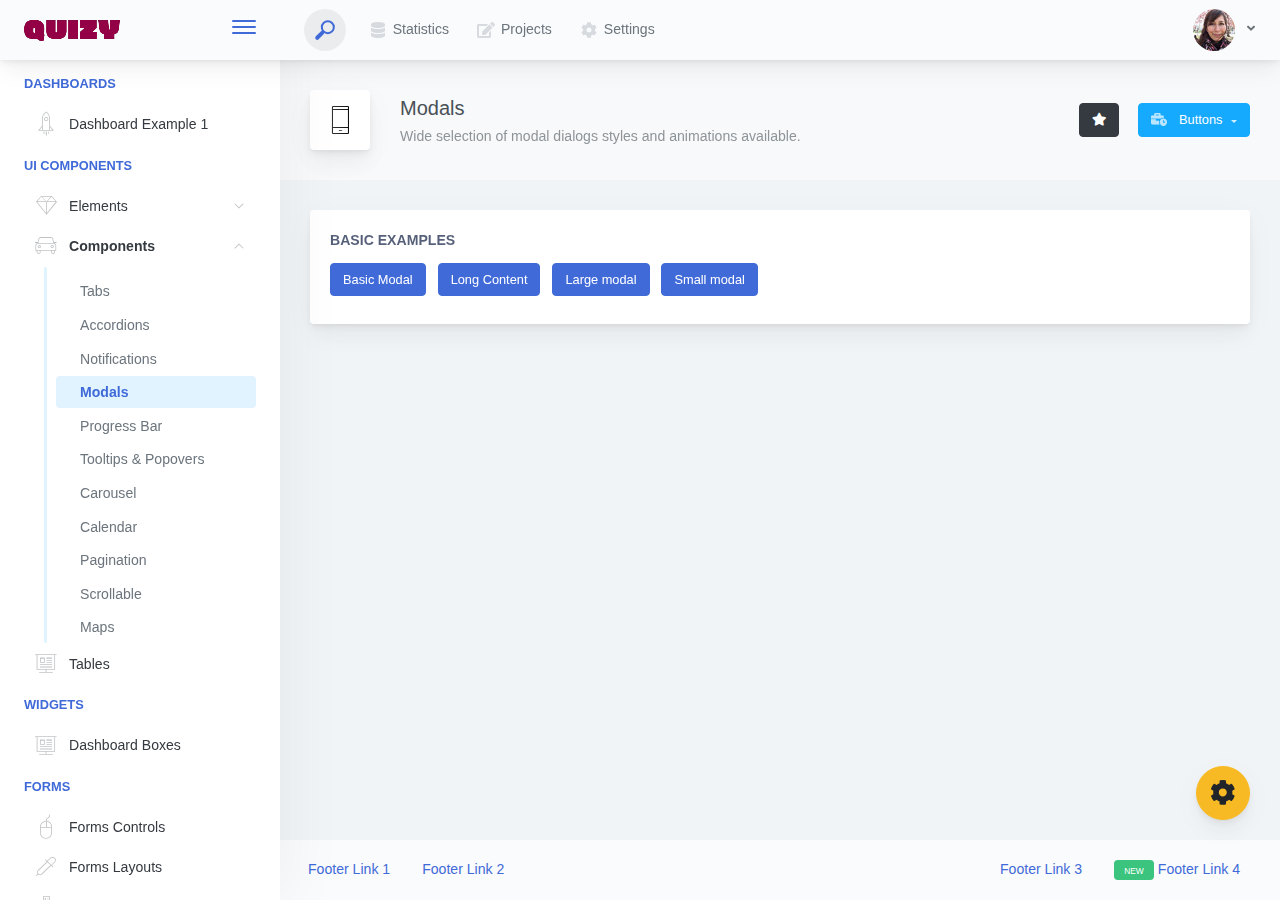
<file: adminpanel/admin/components-modals.html>
<!doctype html>
<html lang="en">

<head>
    <meta charset="utf-8">
    <meta http-equiv="X-UA-Compatible" content="IE=edge">
    <meta http-equiv="Content-Language" content="en">
    <meta http-equiv="Content-Type" content="text/html; charset=utf-8"/>
    <title>Modals - Wide selection of modal dialogs styles and animations available.</title>
    <meta name="viewport" content="width=device-width, initial-scale=1, maximum-scale=1, user-scalable=no, shrink-to-fit=no" />
    <meta name="description" content="Wide selection of modal dialogs styles and animations available.">
    <meta name="msapplication-tap-highlight" content="no">
    <!--
    =========================================================
    * ArchitectUI HTML Theme Dashboard - v1.0.0
    =========================================================
    * Product Page: https://dashboardpack.com
    * Copyright 2019 DashboardPack (https://dashboardpack.com)
    * Licensed under MIT (https://github.com/DashboardPack/architectui-html-theme-free/blob/master/LICENSE)
    =========================================================
    * The above copyright notice and this permission notice shall be included in all copies or substantial portions of the Software.
    -->
<link href="./main.css" rel="stylesheet"></head>
<body>
    <div class="app-container app-theme-white body-tabs-shadow fixed-sidebar fixed-header">
        <div class="app-header header-shadow">
            <div class="app-header__logo">
                <div class="logo-src"></div>
                <div class="header__pane ml-auto">
                    <div>
                        <button type="button" class="hamburger close-sidebar-btn hamburger--elastic" data-class="closed-sidebar">
                            <span class="hamburger-box">
                                <span class="hamburger-inner"></span>
                            </span>
                        </button>
                    </div>
                </div>
            </div>
            <div class="app-header__mobile-menu">
                <div>
                    <button type="button" class="hamburger hamburger--elastic mobile-toggle-nav">
                        <span class="hamburger-box">
                            <span class="hamburger-inner"></span>
                        </span>
                    </button>
                </div>
            </div>
            <div class="app-header__menu">
                <span>
                    <button type="button" class="btn-icon btn-icon-only btn btn-primary btn-sm mobile-toggle-header-nav">
                        <span class="btn-icon-wrapper">
                            <i class="fa fa-ellipsis-v fa-w-6"></i>
                        </span>
                    </button>
                </span>
            </div>    <div class="app-header__content">
                <div class="app-header-left">
                    <div class="search-wrapper">
                        <div class="input-holder">
                            <input type="text" class="search-input" placeholder="Type to search">
                            <button class="search-icon"><span></span></button>
                        </div>
                        <button class="close"></button>
                    </div>
                    <ul class="header-menu nav">
                        <li class="nav-item">
                            <a href="javascript:void(0);" class="nav-link">
                                <i class="nav-link-icon fa fa-database"> </i>
                                Statistics
                            </a>
                        </li>
                        <li class="btn-group nav-item">
                            <a href="javascript:void(0);" class="nav-link">
                                <i class="nav-link-icon fa fa-edit"></i>
                                Projects
                            </a>
                        </li>
                        <li class="dropdown nav-item">
                            <a href="javascript:void(0);" class="nav-link">
                                <i class="nav-link-icon fa fa-cog"></i>
                                Settings
                            </a>
                        </li>
                    </ul>        </div>
                <div class="app-header-right">
                    <div class="header-btn-lg pr-0">
                        <div class="widget-content p-0">
                            <div class="widget-content-wrapper">
                                <div class="widget-content-left">
                                    <div class="btn-group">
                                        <a data-toggle="dropdown" aria-haspopup="true" aria-expanded="false" class="p-0 btn">
                                            <img width="42" class="rounded-circle" src="assets/images/avatars/1.jpg" alt="">
                                            <i class="fa fa-angle-down ml-2 opacity-8"></i>
                                        </a>
                                        <div tabindex="-1" role="menu" aria-hidden="true" class="dropdown-menu dropdown-menu-right">
                                            <button type="button" tabindex="0" class="dropdown-item">User Account</button>
                                            <button type="button" tabindex="0" class="dropdown-item">Settings</button>
                                            <h6 tabindex="-1" class="dropdown-header">Header</h6>
                                            <button type="button" tabindex="0" class="dropdown-item">Actions</button>
                                            <div tabindex="-1" class="dropdown-divider"></div>
                                            <button type="button" tabindex="0" class="dropdown-item">Dividers</button>
                                        </div>
                                    </div>
                                </div>
                                <div class="widget-content-left  ml-3 header-user-info">
                                    <div class="widget-heading">
                                        Alina Mclourd
                                    </div>
                                    <div class="widget-subheading">
                                        VP People Manager
                                    </div>
                                </div>
                                <div class="widget-content-right header-user-info ml-3">
                                    <button type="button" class="btn-shadow p-1 btn btn-primary btn-sm show-toastr-example">
                                        <i class="fa text-white fa-calendar pr-1 pl-1"></i>
                                    </button>
                                </div>
                            </div>
                        </div>
                    </div>        </div>
            </div>
        </div>        <div class="ui-theme-settings">
            <button type="button" id="TooltipDemo" class="btn-open-options btn btn-warning">
                <i class="fa fa-cog fa-w-16 fa-spin fa-2x"></i>
            </button>
            <div class="theme-settings__inner">
                <div class="scrollbar-container">
                    <div class="theme-settings__options-wrapper">
                        <h3 class="themeoptions-heading">Layout Options
                        </h3>
                        <div class="p-3">
                            <ul class="list-group">
                                <li class="list-group-item">
                                    <div class="widget-content p-0">
                                        <div class="widget-content-wrapper">
                                            <div class="widget-content-left mr-3">
                                                <div class="switch has-switch switch-container-class" data-class="fixed-header">
                                                    <div class="switch-animate switch-on">
                                                        <input type="checkbox" checked data-toggle="toggle" data-onstyle="success">
                                                    </div>
                                                </div>
                                            </div>
                                            <div class="widget-content-left">
                                                <div class="widget-heading">Fixed Header
                                                </div>
                                                <div class="widget-subheading">Makes the header top fixed, always visible!
                                                </div>
                                            </div>
                                        </div>
                                    </div>
                                </li>
                                <li class="list-group-item">
                                    <div class="widget-content p-0">
                                        <div class="widget-content-wrapper">
                                            <div class="widget-content-left mr-3">
                                                <div class="switch has-switch switch-container-class" data-class="fixed-sidebar">
                                                    <div class="switch-animate switch-on">
                                                        <input type="checkbox" checked data-toggle="toggle" data-onstyle="success">
                                                    </div>
                                                </div>
                                            </div>
                                            <div class="widget-content-left">
                                                <div class="widget-heading">Fixed Sidebar
                                                </div>
                                                <div class="widget-subheading">Makes the sidebar left fixed, always visible!
                                                </div>
                                            </div>
                                        </div>
                                    </div>
                                </li>
                                <li class="list-group-item">
                                    <div class="widget-content p-0">
                                        <div class="widget-content-wrapper">
                                            <div class="widget-content-left mr-3">
                                                <div class="switch has-switch switch-container-class" data-class="fixed-footer">
                                                    <div class="switch-animate switch-off">
                                                        <input type="checkbox" data-toggle="toggle" data-onstyle="success">
                                                    </div>
                                                </div>
                                            </div>
                                            <div class="widget-content-left">
                                                <div class="widget-heading">Fixed Footer
                                                </div>
                                                <div class="widget-subheading">Makes the app footer bottom fixed, always visible!
                                                </div>
                                            </div>
                                        </div>
                                    </div>
                                </li>
                            </ul>
                        </div>
                        <h3 class="themeoptions-heading">
                            <div>
                                Header Options
                            </div>
                            <button type="button" class="btn-pill btn-shadow btn-wide ml-auto btn btn-focus btn-sm switch-header-cs-class" data-class="">
                                Restore Default
                            </button>
                        </h3>
                        <div class="p-3">
                            <ul class="list-group">
                                <li class="list-group-item">
                                    <h5 class="pb-2">Choose Color Scheme
                                    </h5>
                                    <div class="theme-settings-swatches">
                                        <div class="swatch-holder bg-primary switch-header-cs-class" data-class="bg-primary header-text-light">
                                        </div>
                                        <div class="swatch-holder bg-secondary switch-header-cs-class" data-class="bg-secondary header-text-light">
                                        </div>
                                        <div class="swatch-holder bg-success switch-header-cs-class" data-class="bg-success header-text-dark">
                                        </div>
                                        <div class="swatch-holder bg-info switch-header-cs-class" data-class="bg-info header-text-dark">
                                        </div>
                                        <div class="swatch-holder bg-warning switch-header-cs-class" data-class="bg-warning header-text-dark">
                                        </div>
                                        <div class="swatch-holder bg-danger switch-header-cs-class" data-class="bg-danger header-text-light">
                                        </div>
                                        <div class="swatch-holder bg-light switch-header-cs-class" data-class="bg-light header-text-dark">
                                        </div>
                                        <div class="swatch-holder bg-dark switch-header-cs-class" data-class="bg-dark header-text-light">
                                        </div>
                                        <div class="swatch-holder bg-focus switch-header-cs-class" data-class="bg-focus header-text-light">
                                        </div>
                                        <div class="swatch-holder bg-alternate switch-header-cs-class" data-class="bg-alternate header-text-light">
                                        </div>
                                        <div class="divider">
                                        </div>
                                        <div class="swatch-holder bg-vicious-stance switch-header-cs-class" data-class="bg-vicious-stance header-text-light">
                                        </div>
                                        <div class="swatch-holder bg-midnight-bloom switch-header-cs-class" data-class="bg-midnight-bloom header-text-light">
                                        </div>
                                        <div class="swatch-holder bg-night-sky switch-header-cs-class" data-class="bg-night-sky header-text-light">
                                        </div>
                                        <div class="swatch-holder bg-slick-carbon switch-header-cs-class" data-class="bg-slick-carbon header-text-light">
                                        </div>
                                        <div class="swatch-holder bg-asteroid switch-header-cs-class" data-class="bg-asteroid header-text-light">
                                        </div>
                                        <div class="swatch-holder bg-royal switch-header-cs-class" data-class="bg-royal header-text-light">
                                        </div>
                                        <div class="swatch-holder bg-warm-flame switch-header-cs-class" data-class="bg-warm-flame header-text-dark">
                                        </div>
                                        <div class="swatch-holder bg-night-fade switch-header-cs-class" data-class="bg-night-fade header-text-dark">
                                        </div>
                                        <div class="swatch-holder bg-sunny-morning switch-header-cs-class" data-class="bg-sunny-morning header-text-dark">
                                        </div>
                                        <div class="swatch-holder bg-tempting-azure switch-header-cs-class" data-class="bg-tempting-azure header-text-dark">
                                        </div>
                                        <div class="swatch-holder bg-amy-crisp switch-header-cs-class" data-class="bg-amy-crisp header-text-dark">
                                        </div>
                                        <div class="swatch-holder bg-heavy-rain switch-header-cs-class" data-class="bg-heavy-rain header-text-dark">
                                        </div>
                                        <div class="swatch-holder bg-mean-fruit switch-header-cs-class" data-class="bg-mean-fruit header-text-dark">
                                        </div>
                                        <div class="swatch-holder bg-malibu-beach switch-header-cs-class" data-class="bg-malibu-beach header-text-light">
                                        </div>
                                        <div class="swatch-holder bg-deep-blue switch-header-cs-class" data-class="bg-deep-blue header-text-dark">
                                        </div>
                                        <div class="swatch-holder bg-ripe-malin switch-header-cs-class" data-class="bg-ripe-malin header-text-light">
                                        </div>
                                        <div class="swatch-holder bg-arielle-smile switch-header-cs-class" data-class="bg-arielle-smile header-text-light">
                                        </div>
                                        <div class="swatch-holder bg-plum-plate switch-header-cs-class" data-class="bg-plum-plate header-text-light">
                                        </div>
                                        <div class="swatch-holder bg-happy-fisher switch-header-cs-class" data-class="bg-happy-fisher header-text-dark">
                                        </div>
                                        <div class="swatch-holder bg-happy-itmeo switch-header-cs-class" data-class="bg-happy-itmeo header-text-light">
                                        </div>
                                        <div class="swatch-holder bg-mixed-hopes switch-header-cs-class" data-class="bg-mixed-hopes header-text-light">
                                        </div>
                                        <div class="swatch-holder bg-strong-bliss switch-header-cs-class" data-class="bg-strong-bliss header-text-light">
                                        </div>
                                        <div class="swatch-holder bg-grow-early switch-header-cs-class" data-class="bg-grow-early header-text-light">
                                        </div>
                                        <div class="swatch-holder bg-love-kiss switch-header-cs-class" data-class="bg-love-kiss header-text-light">
                                        </div>
                                        <div class="swatch-holder bg-premium-dark switch-header-cs-class" data-class="bg-premium-dark header-text-light">
                                        </div>
                                        <div class="swatch-holder bg-happy-green switch-header-cs-class" data-class="bg-happy-green header-text-light">
                                        </div>
                                    </div>
                                </li>
                            </ul>
                        </div>
                        <h3 class="themeoptions-heading">
                            <div>Sidebar Options</div>
                            <button type="button" class="btn-pill btn-shadow btn-wide ml-auto btn btn-focus btn-sm switch-sidebar-cs-class" data-class="">
                                Restore Default
                            </button>
                        </h3>
                        <div class="p-3">
                            <ul class="list-group">
                                <li class="list-group-item">
                                    <h5 class="pb-2">Choose Color Scheme
                                    </h5>
                                    <div class="theme-settings-swatches">
                                        <div class="swatch-holder bg-primary switch-sidebar-cs-class" data-class="bg-primary sidebar-text-light">
                                        </div>
                                        <div class="swatch-holder bg-secondary switch-sidebar-cs-class" data-class="bg-secondary sidebar-text-light">
                                        </div>
                                        <div class="swatch-holder bg-success switch-sidebar-cs-class" data-class="bg-success sidebar-text-dark">
                                        </div>
                                        <div class="swatch-holder bg-info switch-sidebar-cs-class" data-class="bg-info sidebar-text-dark">
                                        </div>
                                        <div class="swatch-holder bg-warning switch-sidebar-cs-class" data-class="bg-warning sidebar-text-dark">
                                        </div>
                                        <div class="swatch-holder bg-danger switch-sidebar-cs-class" data-class="bg-danger sidebar-text-light">
                                        </div>
                                        <div class="swatch-holder bg-light switch-sidebar-cs-class" data-class="bg-light sidebar-text-dark">
                                        </div>
                                        <div class="swatch-holder bg-dark switch-sidebar-cs-class" data-class="bg-dark sidebar-text-light">
                                        </div>
                                        <div class="swatch-holder bg-focus switch-sidebar-cs-class" data-class="bg-focus sidebar-text-light">
                                        </div>
                                        <div class="swatch-holder bg-alternate switch-sidebar-cs-class" data-class="bg-alternate sidebar-text-light">
                                        </div>
                                        <div class="divider">
                                        </div>
                                        <div class="swatch-holder bg-vicious-stance switch-sidebar-cs-class" data-class="bg-vicious-stance sidebar-text-light">
                                        </div>
                                        <div class="swatch-holder bg-midnight-bloom switch-sidebar-cs-class" data-class="bg-midnight-bloom sidebar-text-light">
                                        </div>
                                        <div class="swatch-holder bg-night-sky switch-sidebar-cs-class" data-class="bg-night-sky sidebar-text-light">
                                        </div>
                                        <div class="swatch-holder bg-slick-carbon switch-sidebar-cs-class" data-class="bg-slick-carbon sidebar-text-light">
                                        </div>
                                        <div class="swatch-holder bg-asteroid switch-sidebar-cs-class" data-class="bg-asteroid sidebar-text-light">
                                        </div>
                                        <div class="swatch-holder bg-royal switch-sidebar-cs-class" data-class="bg-royal sidebar-text-light">
                                        </div>
                                        <div class="swatch-holder bg-warm-flame switch-sidebar-cs-class" data-class="bg-warm-flame sidebar-text-dark">
                                        </div>
                                        <div class="swatch-holder bg-night-fade switch-sidebar-cs-class" data-class="bg-night-fade sidebar-text-dark">
                                        </div>
                                        <div class="swatch-holder bg-sunny-morning switch-sidebar-cs-class" data-class="bg-sunny-morning sidebar-text-dark">
                                        </div>
                                        <div class="swatch-holder bg-tempting-azure switch-sidebar-cs-class" data-class="bg-tempting-azure sidebar-text-dark">
                                        </div>
                                        <div class="swatch-holder bg-amy-crisp switch-sidebar-cs-class" data-class="bg-amy-crisp sidebar-text-dark">
                                        </div>
                                        <div class="swatch-holder bg-heavy-rain switch-sidebar-cs-class" data-class="bg-heavy-rain sidebar-text-dark">
                                        </div>
                                        <div class="swatch-holder bg-mean-fruit switch-sidebar-cs-class" data-class="bg-mean-fruit sidebar-text-dark">
                                        </div>
                                        <div class="swatch-holder bg-malibu-beach switch-sidebar-cs-class" data-class="bg-malibu-beach sidebar-text-light">
                                        </div>
                                        <div class="swatch-holder bg-deep-blue switch-sidebar-cs-class" data-class="bg-deep-blue sidebar-text-dark">
                                        </div>
                                        <div class="swatch-holder bg-ripe-malin switch-sidebar-cs-class" data-class="bg-ripe-malin sidebar-text-light">
                                        </div>
                                        <div class="swatch-holder bg-arielle-smile switch-sidebar-cs-class" data-class="bg-arielle-smile sidebar-text-light">
                                        </div>
                                        <div class="swatch-holder bg-plum-plate switch-sidebar-cs-class" data-class="bg-plum-plate sidebar-text-light">
                                        </div>
                                        <div class="swatch-holder bg-happy-fisher switch-sidebar-cs-class" data-class="bg-happy-fisher sidebar-text-dark">
                                        </div>
                                        <div class="swatch-holder bg-happy-itmeo switch-sidebar-cs-class" data-class="bg-happy-itmeo sidebar-text-light">
                                        </div>
                                        <div class="swatch-holder bg-mixed-hopes switch-sidebar-cs-class" data-class="bg-mixed-hopes sidebar-text-light">
                                        </div>
                                        <div class="swatch-holder bg-strong-bliss switch-sidebar-cs-class" data-class="bg-strong-bliss sidebar-text-light">
                                        </div>
                                        <div class="swatch-holder bg-grow-early switch-sidebar-cs-class" data-class="bg-grow-early sidebar-text-light">
                                        </div>
                                        <div class="swatch-holder bg-love-kiss switch-sidebar-cs-class" data-class="bg-love-kiss sidebar-text-light">
                                        </div>
                                        <div class="swatch-holder bg-premium-dark switch-sidebar-cs-class" data-class="bg-premium-dark sidebar-text-light">
                                        </div>
                                        <div class="swatch-holder bg-happy-green switch-sidebar-cs-class" data-class="bg-happy-green sidebar-text-light">
                                        </div>
                                    </div>
                                </li>
                            </ul>
                        </div>
                        <h3 class="themeoptions-heading">
                            <div>Main Content Options</div>
                            <button type="button" class="btn-pill btn-shadow btn-wide ml-auto active btn btn-focus btn-sm">Restore Default
                            </button>
                        </h3>
                        <div class="p-3">
                            <ul class="list-group">
                                <li class="list-group-item">
                                    <h5 class="pb-2">Page Section Tabs
                                    </h5>
                                    <div class="theme-settings-swatches">
                                        <div role="group" class="mt-2 btn-group">
                                            <button type="button" class="btn-wide btn-shadow btn-primary btn btn-secondary switch-theme-class" data-class="body-tabs-line">
                                                Line
                                            </button>
                                            <button type="button" class="btn-wide btn-shadow btn-primary active btn btn-secondary switch-theme-class" data-class="body-tabs-shadow">
                                                Shadow
                                            </button>
                                        </div>
                                    </div>
                                </li>
                            </ul>
                        </div>
                    </div>
                </div>
            </div>
        </div>        <div class="app-main">
                <div class="app-sidebar sidebar-shadow">
                    <div class="app-header__logo">
                        <div class="logo-src"></div>
                        <div class="header__pane ml-auto">
                            <div>
                                <button type="button" class="hamburger close-sidebar-btn hamburger--elastic" data-class="closed-sidebar">
                                    <span class="hamburger-box">
                                        <span class="hamburger-inner"></span>
                                    </span>
                                </button>
                            </div>
                        </div>
                    </div>
                    <div class="app-header__mobile-menu">
                        <div>
                            <button type="button" class="hamburger hamburger--elastic mobile-toggle-nav">
                                <span class="hamburger-box">
                                    <span class="hamburger-inner"></span>
                                </span>
                            </button>
                        </div>
                    </div>
                    <div class="app-header__menu">
                        <span>
                            <button type="button" class="btn-icon btn-icon-only btn btn-primary btn-sm mobile-toggle-header-nav">
                                <span class="btn-icon-wrapper">
                                    <i class="fa fa-ellipsis-v fa-w-6"></i>
                                </span>
                            </button>
                        </span>
                    </div>    <div class="scrollbar-sidebar">
                        <div class="app-sidebar__inner">
                            <ul class="vertical-nav-menu">
                                <li class="app-sidebar__heading">Dashboards</li>
                                <li>
                                    <a href="index.html">
                                        <i class="metismenu-icon pe-7s-rocket"></i>
                                        Dashboard Example 1
                                    </a>
                                </li>
                                <li class="app-sidebar__heading">UI Components</li>
                                <li
                                    
                                    
                                    
                                    
                                    
                                    
                                    
                                    
                                >
                                    <a href="#">
                                        <i class="metismenu-icon pe-7s-diamond"></i>
                                        Elements
                                        <i class="metismenu-state-icon pe-7s-angle-down caret-left"></i>
                                    </a>
                                    <ul
                                        
                                        
                                        
                                        
                                        
                                        
                                        
                                        
                                    >
                                        <li>
                                            <a href="elements-buttons-standard.html">
                                                <i class="metismenu-icon"></i>
                                                Buttons
                                            </a>
                                        </li>
                                        <li>
                                            <a href="elements-dropdowns.html">
                                                <i class="metismenu-icon">
                                                </i>Dropdowns
                                            </a>
                                        </li>
                                        <li>
                                            <a href="elements-icons.html">
                                                <i class="metismenu-icon">
                                                </i>Icons
                                            </a>
                                        </li>
                                        <li>
                                            <a href="elements-badges-labels.html">
                                                <i class="metismenu-icon">
                                                </i>Badges
                                            </a>
                                        </li>
                                        <li>
                                            <a href="elements-cards.html">
                                                <i class="metismenu-icon">
                                                </i>Cards
                                            </a>
                                        </li>
                                        <li>
                                            <a href="elements-list-group.html">
                                                <i class="metismenu-icon">
                                                </i>List Groups
                                            </a>
                                        </li>
                                        <li>
                                            <a href="elements-navigation.html">
                                                <i class="metismenu-icon">
                                                </i>Navigation Menus
                                            </a>
                                        </li>
                                        <li>
                                            <a href="elements-utilities.html">
                                                <i class="metismenu-icon">
                                                </i>Utilities
                                            </a>
                                        </li>
                                    </ul>
                                </li>
                                <li
                                    
                                    
                                    
                                     class="mm-active"
                                    
                                    
                                    
                                    
                                    
                                    
                                    
                                >
                                    <a href="#">
                                        <i class="metismenu-icon pe-7s-car"></i>
                                        Components
                                        <i class="metismenu-state-icon pe-7s-angle-down caret-left"></i>
                                    </a>
                                    <ul
                                        
                                        
                                        
                                         class="mm-show"
                                        
                                        
                                        
                                        
                                        
                                        
                                        
                                    >
                                        <li>
                                            <a href="components-tabs.html">
                                                <i class="metismenu-icon">
                                                </i>Tabs
                                            </a>
                                        </li>
                                        <li>
                                            <a href="components-accordions.html">
                                                <i class="metismenu-icon">
                                                </i>Accordions
                                            </a>
                                        </li>
                                        <li>
                                            <a href="components-notifications.html">
                                                <i class="metismenu-icon">
                                                </i>Notifications
                                            </a>
                                        </li>
                                        <li>
                                            <a href="components-modals.html" class="mm-active">
                                                <i class="metismenu-icon">
                                                </i>Modals
                                            </a>
                                        </li>
                                        <li>
                                            <a href="components-progress-bar.html">
                                                <i class="metismenu-icon">
                                                </i>Progress Bar
                                            </a>
                                        </li>
                                        <li>
                                            <a href="components-tooltips-popovers.html">
                                                <i class="metismenu-icon">
                                                </i>Tooltips &amp; Popovers
                                            </a>
                                        </li>
                                        <li>
                                            <a href="components-carousel.html">
                                                <i class="metismenu-icon">
                                                </i>Carousel
                                            </a>
                                        </li>
                                        <li>
                                            <a href="components-calendar.html">
                                                <i class="metismenu-icon">
                                                </i>Calendar
                                            </a>
                                        </li>
                                        <li>
                                            <a href="components-pagination.html">
                                                <i class="metismenu-icon">
                                                </i>Pagination
                                            </a>
                                        </li>
                                        <li>
                                            <a href="components-scrollable-elements.html">
                                                <i class="metismenu-icon">
                                                </i>Scrollable
                                            </a>
                                        </li>
                                        <li>
                                            <a href="components-maps.html">
                                                <i class="metismenu-icon">
                                                </i>Maps
                                            </a>
                                        </li>
                                    </ul>
                                </li>
                                <li  >
                                    <a href="tables-regular.html">
                                        <i class="metismenu-icon pe-7s-display2"></i>
                                        Tables
                                    </a>
                                </li>
                                <li class="app-sidebar__heading">Widgets</li>
                                <li>
                                    <a href="dashboard-boxes.html">
                                        <i class="metismenu-icon pe-7s-display2"></i>
                                        Dashboard Boxes
                                    </a>
                                </li>
                                <li class="app-sidebar__heading">Forms</li>
                                <li>
                                    <a href="forms-controls.html">
                                        <i class="metismenu-icon pe-7s-mouse">
                                        </i>Forms Controls
                                    </a>
                                </li>
                                <li>
                                    <a href="forms-layouts.html">
                                        <i class="metismenu-icon pe-7s-eyedropper">
                                        </i>Forms Layouts
                                    </a>
                                </li>
                                <li>
                                    <a href="forms-validation.html">
                                        <i class="metismenu-icon pe-7s-pendrive">
                                        </i>Forms Validation
                                    </a>
                                </li>
                                <li class="app-sidebar__heading">Charts</li>
                                <li>
                                    <a href="charts-chartjs.html">
                                        <i class="metismenu-icon pe-7s-graph2">
                                        </i>ChartJS
                                    </a>
                                </li>
                                <li class="app-sidebar__heading">PRO Version</li>
                                <li>
                                    <a href="https://dashboardpack.com/theme-details/architectui-dashboard-html-pro/" target="_blank">
                                        <i class="metismenu-icon pe-7s-graph2">
                                        </i>
                                        Upgrade to PRO
                                    </a>
                                </li>
                            </ul>
                        </div>
                    </div>
                </div>    <div class="app-main__outer">
                    <div class="app-main__inner">
                        <div class="app-page-title">
                            <div class="page-title-wrapper">
                                <div class="page-title-heading">
                                    <div class="page-title-icon">
                                        <i class="pe-7s-phone icon-gradient bg-premium-dark">
                                        </i>
                                    </div>
                                    <div>Modals
                                        <div class="page-title-subheading">Wide selection of modal dialogs styles and animations available.
                                        </div>
                                    </div>
                                </div>
                                <div class="page-title-actions">
                                    <button type="button" data-toggle="tooltip" title="Example Tooltip" data-placement="bottom" class="btn-shadow mr-3 btn btn-dark">
                                        <i class="fa fa-star"></i>
                                    </button>
                                    <div class="d-inline-block dropdown">
                                        <button type="button" data-toggle="dropdown" aria-haspopup="true" aria-expanded="false" class="btn-shadow dropdown-toggle btn btn-info">
                                            <span class="btn-icon-wrapper pr-2 opacity-7">
                                                <i class="fa fa-business-time fa-w-20"></i>
                                            </span>
                                            Buttons
                                        </button>
                                        <div tabindex="-1" role="menu" aria-hidden="true" class="dropdown-menu dropdown-menu-right">
                                            <ul class="nav flex-column">
                                                <li class="nav-item">
                                                    <a href="javascript:void(0);" class="nav-link">
                                                        <i class="nav-link-icon lnr-inbox"></i>
                                                        <span>
                                                            Inbox
                                                        </span>
                                                        <div class="ml-auto badge badge-pill badge-secondary">86</div>
                                                    </a>
                                                </li>
                                                <li class="nav-item">
                                                    <a href="javascript:void(0);" class="nav-link">
                                                        <i class="nav-link-icon lnr-book"></i>
                                                        <span>
                                                            Book
                                                        </span>
                                                        <div class="ml-auto badge badge-pill badge-danger">5</div>
                                                    </a>
                                                </li>
                                                <li class="nav-item">
                                                    <a href="javascript:void(0);" class="nav-link">
                                                        <i class="nav-link-icon lnr-picture"></i>
                                                        <span>
                                                            Picture
                                                        </span>
                                                    </a>
                                                </li>
                                                <li class="nav-item">
                                                    <a disabled href="javascript:void(0);" class="nav-link disabled">
                                                        <i class="nav-link-icon lnr-file-empty"></i>
                                                        <span>
                                                            File Disabled
                                                        </span>
                                                    </a>
                                                </li>
                                            </ul>
                                        </div>
                                    </div>
                                </div>    </div>
                        </div>            <div class="row">
                            <div class="col-md-12">
                                <div class="main-card mb-3 card">
                                    <div class="card-body">
                                        <div class="card-title">Basic Examples</div>
                                        <!-- Button trigger modal -->
                                        <button type="button" class="btn mr-2 mb-2 btn-primary" data-toggle="modal" data-target="#exampleModal">
                                            Basic Modal
                                        </button>
                                        <!-- Button trigger modal -->
                                        <button type="button" class="btn mr-2 mb-2 btn-primary" data-toggle="modal" data-target="#exampleModalLong">
                                            Long Content
                                        </button>
                                        <button type="button" class="btn mr-2 mb-2 btn-primary" data-toggle="modal" data-target=".bd-example-modal-lg">Large modal</button>
                                        <button type="button" class="btn mr-2 mb-2 btn-primary" data-toggle="modal" data-target=".bd-example-modal-sm">Small modal</button>
                                    </div>
                                </div>
                            </div>
                        </div>
                    </div>
                    <div class="app-wrapper-footer">
                        <div class="app-footer">
                            <div class="app-footer__inner">
                                <div class="app-footer-left">
                                    <ul class="nav">
                                        <li class="nav-item">
                                            <a href="javascript:void(0);" class="nav-link">
                                                Footer Link 1
                                            </a>
                                        </li>
                                        <li class="nav-item">
                                            <a href="javascript:void(0);" class="nav-link">
                                                Footer Link 2
                                            </a>
                                        </li>
                                    </ul>
                                </div>
                                <div class="app-footer-right">
                                    <ul class="nav">
                                        <li class="nav-item">
                                            <a href="javascript:void(0);" class="nav-link">
                                                Footer Link 3
                                            </a>
                                        </li>
                                        <li class="nav-item">
                                            <a href="javascript:void(0);" class="nav-link">
                                                <div class="badge badge-success mr-1 ml-0">
                                                    <small>NEW</small>
                                                </div>
                                                Footer Link 4
                                            </a>
                                        </li>
                                    </ul>
                                </div>
                            </div>
                        </div>
                    </div>    </div>
        </div>
    </div>
<script type="text/javascript" src="./assets/scripts/main.js"></script></body>
</html>


<!-- Large modal -->

<div class="modal fade bd-example-modal-lg" tabindex="-1" role="dialog" aria-labelledby="myLargeModalLabel" aria-hidden="true">
    <div class="modal-dialog modal-lg">
        <div class="modal-content">
            <div class="modal-header">
                <h5 class="modal-title" id="exampleModalLongTitle">Modal title</h5>
                <button type="button" class="close" data-dismiss="modal" aria-label="Close">
                    <span aria-hidden="true">&times;</span>
                </button>
            </div>
            <div class="modal-body">
                <p>Cras mattis consectetur purus sit amet fermentum. Cras justo odio, dapibus ac facilisis in, egestas eget quam. Morbi leo risus, porta ac consectetur ac, vestibulum at eros.</p>
                <p>Praesent commodo cursus magna, vel scelerisque nisl consectetur et. Vivamus sagittis lacus vel augue laoreet rutrum faucibus dolor auctor.</p>
            </div>
            <div class="modal-footer">
                <button type="button" class="btn btn-secondary" data-dismiss="modal">Close</button>
                <button type="button" class="btn btn-primary">Save changes</button>
            </div>
        </div>
    </div>
</div>

<!-- Small modal -->

<div class="modal fade bd-example-modal-sm" tabindex="-1" role="dialog" aria-labelledby="mySmallModalLabel" aria-hidden="true">
    <div class="modal-dialog modal-sm">
        <div class="modal-content">
            <div class="modal-header">
                <h5 class="modal-title" id="exampleModalLongTitle">Modal title</h5>
                <button type="button" class="close" data-dismiss="modal" aria-label="Close">
                    <span aria-hidden="true">&times;</span>
                </button>
            </div>
            <div class="modal-body">
                <p>Praesent commodo cursus magna, vel scelerisque nisl consectetur et. Vivamus sagittis lacus vel augue laoreet rutrum faucibus dolor auctor.</p>
            </div>
            <div class="modal-footer">
                <button type="button" class="btn btn-secondary" data-dismiss="modal">Close</button>
                <button type="button" class="btn btn-primary">Save changes</button>
            </div>
        </div>
    </div>
</div>

<!-- Modal -->
<div class="modal fade" id="exampleModalLong" tabindex="-1" role="dialog" aria-labelledby="exampleModalLongTitle" aria-hidden="true">
    <div class="modal-dialog" role="document">
        <div class="modal-content">
            <div class="modal-header">
                <h5 class="modal-title" id="exampleModalLongTitle">Modal title</h5>
                <button type="button" class="close" data-dismiss="modal" aria-label="Close">
                    <span aria-hidden="true">&times;</span>
                </button>
            </div>
            <div class="modal-body">
                <p>Cras mattis consectetur purus sit amet fermentum. Cras justo odio, dapibus ac facilisis in, egestas eget quam. Morbi leo risus, porta ac consectetur ac, vestibulum at eros.</p>
                <p>Praesent commodo cursus magna, vel scelerisque nisl consectetur et. Vivamus sagittis lacus vel augue laoreet rutrum faucibus dolor auctor.</p>
                <p>Aenean lacinia bibendum nulla sed consectetur. Praesent commodo cursus magna, vel scelerisque nisl consectetur et. Donec sed odio dui. Donec ullamcorper nulla non metus auctor fringilla.</p>
                <p>Cras mattis consectetur purus sit amet fermentum. Cras justo odio, dapibus ac facilisis in, egestas eget quam. Morbi leo risus, porta ac consectetur ac, vestibulum at eros.</p>
                <p>Praesent commodo cursus magna, vel scelerisque nisl consectetur et. Vivamus sagittis lacus vel augue laoreet rutrum faucibus dolor auctor.</p>
                <p>Aenean lacinia bibendum nulla sed consectetur. Praesent commodo cursus magna, vel scelerisque nisl consectetur et. Donec sed odio dui. Donec ullamcorper nulla non metus auctor fringilla.</p>
                <p>Cras mattis consectetur purus sit amet fermentum. Cras justo odio, dapibus ac facilisis in, egestas eget quam. Morbi leo risus, porta ac consectetur ac, vestibulum at eros.</p>
                <p>Praesent commodo cursus magna, vel scelerisque nisl consectetur et. Vivamus sagittis lacus vel augue laoreet rutrum faucibus dolor auctor.</p>
                <p>Aenean lacinia bibendum nulla sed consectetur. Praesent commodo cursus magna, vel scelerisque nisl consectetur et. Donec sed odio dui. Donec ullamcorper nulla non metus auctor fringilla.</p>
                <p>Cras mattis consectetur purus sit amet fermentum. Cras justo odio, dapibus ac facilisis in, egestas eget quam. Morbi leo risus, porta ac consectetur ac, vestibulum at eros.</p>
                <p>Praesent commodo cursus magna, vel scelerisque nisl consectetur et. Vivamus sagittis lacus vel augue laoreet rutrum faucibus dolor auctor.</p>
                <p>Aenean lacinia bibendum nulla sed consectetur. Praesent commodo cursus magna, vel scelerisque nisl consectetur et. Donec sed odio dui. Donec ullamcorper nulla non metus auctor fringilla.</p>
                <p>Cras mattis consectetur purus sit amet fermentum. Cras justo odio, dapibus ac facilisis in, egestas eget quam. Morbi leo risus, porta ac consectetur ac, vestibulum at eros.</p>
                <p>Praesent commodo cursus magna, vel scelerisque nisl consectetur et. Vivamus sagittis lacus vel augue laoreet rutrum faucibus dolor auctor.</p>
                <p>Aenean lacinia bibendum nulla sed consectetur. Praesent commodo cursus magna, vel scelerisque nisl consectetur et. Donec sed odio dui. Donec ullamcorper nulla non metus auctor fringilla.</p>
                <p>Cras mattis consectetur purus sit amet fermentum. Cras justo odio, dapibus ac facilisis in, egestas eget quam. Morbi leo risus, porta ac consectetur ac, vestibulum at eros.</p>
                <p>Praesent commodo cursus magna, vel scelerisque nisl consectetur et. Vivamus sagittis lacus vel augue laoreet rutrum faucibus dolor auctor.</p>
                <p>Aenean lacinia bibendum nulla sed consectetur. Praesent commodo cursus magna, vel scelerisque nisl consectetur et. Donec sed odio dui. Donec ullamcorper nulla non metus auctor fringilla.</p>
            </div>
            <div class="modal-footer">
                <button type="button" class="btn btn-secondary" data-dismiss="modal">Close</button>
                <button type="button" class="btn btn-primary">Save changes</button>
            </div>
        </div>
    </div>
</div>
<!-- Modal -->
<div class="modal fade" id="exampleModal" tabindex="-1" role="dialog" aria-labelledby="exampleModalLabel" aria-hidden="true">
    <div class="modal-dialog" role="document">
        <div class="modal-content">
            <div class="modal-header">
                <h5 class="modal-title" id="exampleModalLabel">Modal title</h5>
                <button type="button" class="close" data-dismiss="modal" aria-label="Close">
                    <span aria-hidden="true">&times;</span>
                </button>
            </div>
            <div class="modal-body">
                <p class="mb-0">Lorem Ipsum has been the industry's standard dummy text ever since the 1500s, when an unknown printer took a galley of type and scrambled.</p>
            </div>
            <div class="modal-footer">
                <button type="button" class="btn btn-secondary" data-dismiss="modal">Close</button>
                <button type="button" class="btn btn-primary">Save changes</button>
            </div>
        </div>
    </div>
</div>
</file>
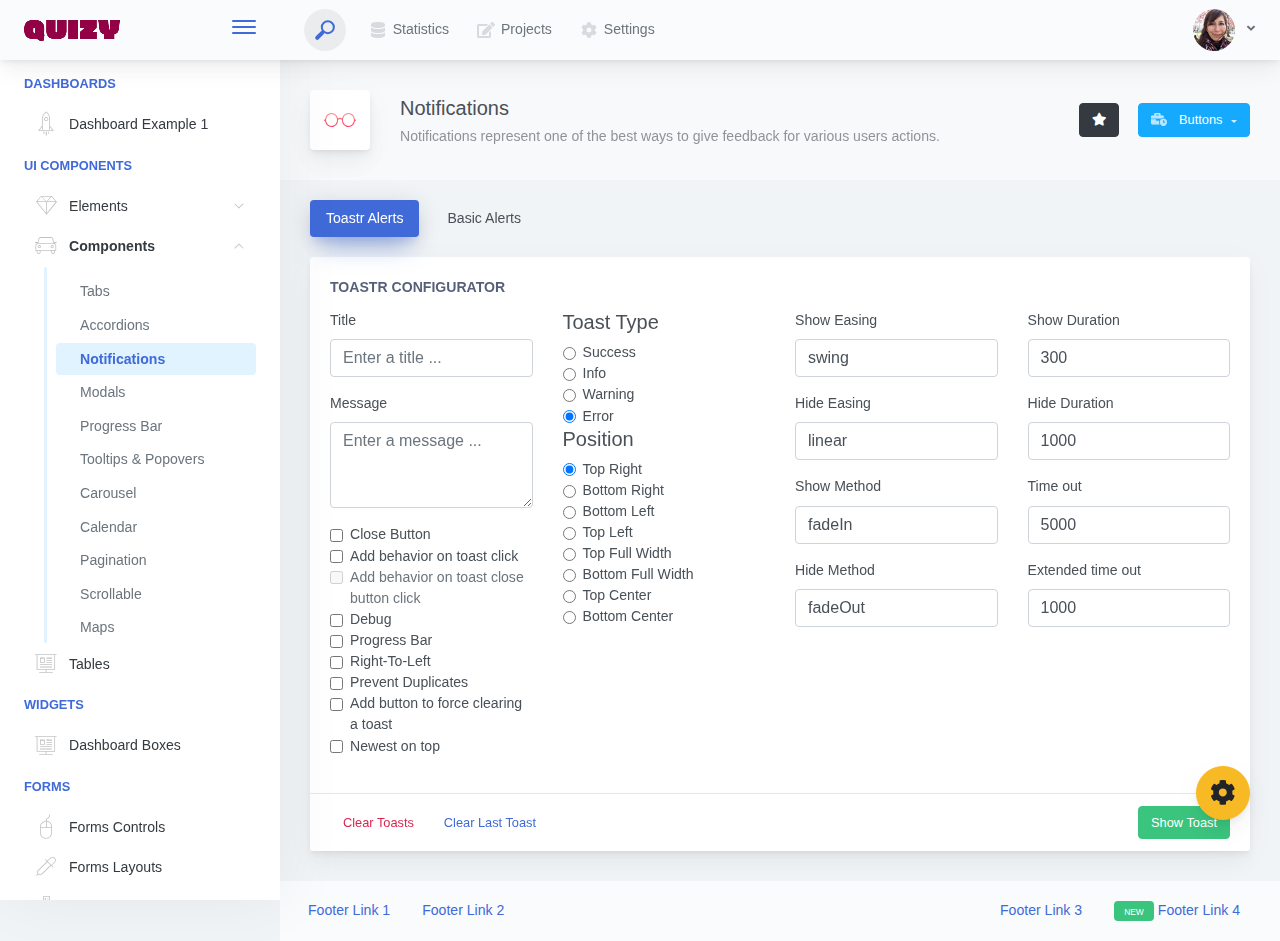
<file: adminpanel/admin/components-notifications.html>
<!doctype html>
<html lang="en">

<head>
    <meta charset="utf-8">
    <meta http-equiv="X-UA-Compatible" content="IE=edge">
    <meta http-equiv="Content-Language" content="en">
    <meta http-equiv="Content-Type" content="text/html; charset=utf-8"/>
    <title>Notifications - Notifications represent one of the best ways to give feedback for various users actions.</title>
    <meta name="viewport" content="width=device-width, initial-scale=1, maximum-scale=1, user-scalable=no, shrink-to-fit=no" />
    <meta name="description" content="Notifications represent one of the best ways to give feedback for various users actions.">
    <meta name="msapplication-tap-highlight" content="no">
    <!--
    =========================================================
    * ArchitectUI HTML Theme Dashboard - v1.0.0
    =========================================================
    * Product Page: https://dashboardpack.com
    * Copyright 2019 DashboardPack (https://dashboardpack.com)
    * Licensed under MIT (https://github.com/DashboardPack/architectui-html-theme-free/blob/master/LICENSE)
    =========================================================
    * The above copyright notice and this permission notice shall be included in all copies or substantial portions of the Software.
    -->
<link href="./main.css" rel="stylesheet"></head>
<body>
    <div class="app-container app-theme-white body-tabs-shadow fixed-sidebar fixed-header">
        <div class="app-header header-shadow">
            <div class="app-header__logo">
                <div class="logo-src"></div>
                <div class="header__pane ml-auto">
                    <div>
                        <button type="button" class="hamburger close-sidebar-btn hamburger--elastic" data-class="closed-sidebar">
                            <span class="hamburger-box">
                                <span class="hamburger-inner"></span>
                            </span>
                        </button>
                    </div>
                </div>
            </div>
            <div class="app-header__mobile-menu">
                <div>
                    <button type="button" class="hamburger hamburger--elastic mobile-toggle-nav">
                        <span class="hamburger-box">
                            <span class="hamburger-inner"></span>
                        </span>
                    </button>
                </div>
            </div>
            <div class="app-header__menu">
                <span>
                    <button type="button" class="btn-icon btn-icon-only btn btn-primary btn-sm mobile-toggle-header-nav">
                        <span class="btn-icon-wrapper">
                            <i class="fa fa-ellipsis-v fa-w-6"></i>
                        </span>
                    </button>
                </span>
            </div>    <div class="app-header__content">
                <div class="app-header-left">
                    <div class="search-wrapper">
                        <div class="input-holder">
                            <input type="text" class="search-input" placeholder="Type to search">
                            <button class="search-icon"><span></span></button>
                        </div>
                        <button class="close"></button>
                    </div>
                    <ul class="header-menu nav">
                        <li class="nav-item">
                            <a href="javascript:void(0);" class="nav-link">
                                <i class="nav-link-icon fa fa-database"> </i>
                                Statistics
                            </a>
                        </li>
                        <li class="btn-group nav-item">
                            <a href="javascript:void(0);" class="nav-link">
                                <i class="nav-link-icon fa fa-edit"></i>
                                Projects
                            </a>
                        </li>
                        <li class="dropdown nav-item">
                            <a href="javascript:void(0);" class="nav-link">
                                <i class="nav-link-icon fa fa-cog"></i>
                                Settings
                            </a>
                        </li>
                    </ul>        </div>
                <div class="app-header-right">
                    <div class="header-btn-lg pr-0">
                        <div class="widget-content p-0">
                            <div class="widget-content-wrapper">
                                <div class="widget-content-left">
                                    <div class="btn-group">
                                        <a data-toggle="dropdown" aria-haspopup="true" aria-expanded="false" class="p-0 btn">
                                            <img width="42" class="rounded-circle" src="assets/images/avatars/1.jpg" alt="">
                                            <i class="fa fa-angle-down ml-2 opacity-8"></i>
                                        </a>
                                        <div tabindex="-1" role="menu" aria-hidden="true" class="dropdown-menu dropdown-menu-right">
                                            <button type="button" tabindex="0" class="dropdown-item">User Account</button>
                                            <button type="button" tabindex="0" class="dropdown-item">Settings</button>
                                            <h6 tabindex="-1" class="dropdown-header">Header</h6>
                                            <button type="button" tabindex="0" class="dropdown-item">Actions</button>
                                            <div tabindex="-1" class="dropdown-divider"></div>
                                            <button type="button" tabindex="0" class="dropdown-item">Dividers</button>
                                        </div>
                                    </div>
                                </div>
                                <div class="widget-content-left  ml-3 header-user-info">
                                    <div class="widget-heading">
                                        Alina Mclourd
                                    </div>
                                    <div class="widget-subheading">
                                        VP People Manager
                                    </div>
                                </div>
                                <div class="widget-content-right header-user-info ml-3">
                                    <button type="button" class="btn-shadow p-1 btn btn-primary btn-sm show-toastr-example">
                                        <i class="fa text-white fa-calendar pr-1 pl-1"></i>
                                    </button>
                                </div>
                            </div>
                        </div>
                    </div>        </div>
            </div>
        </div>        <div class="ui-theme-settings">
            <button type="button" id="TooltipDemo" class="btn-open-options btn btn-warning">
                <i class="fa fa-cog fa-w-16 fa-spin fa-2x"></i>
            </button>
            <div class="theme-settings__inner">
                <div class="scrollbar-container">
                    <div class="theme-settings__options-wrapper">
                        <h3 class="themeoptions-heading">Layout Options
                        </h3>
                        <div class="p-3">
                            <ul class="list-group">
                                <li class="list-group-item">
                                    <div class="widget-content p-0">
                                        <div class="widget-content-wrapper">
                                            <div class="widget-content-left mr-3">
                                                <div class="switch has-switch switch-container-class" data-class="fixed-header">
                                                    <div class="switch-animate switch-on">
                                                        <input type="checkbox" checked data-toggle="toggle" data-onstyle="success">
                                                    </div>
                                                </div>
                                            </div>
                                            <div class="widget-content-left">
                                                <div class="widget-heading">Fixed Header
                                                </div>
                                                <div class="widget-subheading">Makes the header top fixed, always visible!
                                                </div>
                                            </div>
                                        </div>
                                    </div>
                                </li>
                                <li class="list-group-item">
                                    <div class="widget-content p-0">
                                        <div class="widget-content-wrapper">
                                            <div class="widget-content-left mr-3">
                                                <div class="switch has-switch switch-container-class" data-class="fixed-sidebar">
                                                    <div class="switch-animate switch-on">
                                                        <input type="checkbox" checked data-toggle="toggle" data-onstyle="success">
                                                    </div>
                                                </div>
                                            </div>
                                            <div class="widget-content-left">
                                                <div class="widget-heading">Fixed Sidebar
                                                </div>
                                                <div class="widget-subheading">Makes the sidebar left fixed, always visible!
                                                </div>
                                            </div>
                                        </div>
                                    </div>
                                </li>
                                <li class="list-group-item">
                                    <div class="widget-content p-0">
                                        <div class="widget-content-wrapper">
                                            <div class="widget-content-left mr-3">
                                                <div class="switch has-switch switch-container-class" data-class="fixed-footer">
                                                    <div class="switch-animate switch-off">
                                                        <input type="checkbox" data-toggle="toggle" data-onstyle="success">
                                                    </div>
                                                </div>
                                            </div>
                                            <div class="widget-content-left">
                                                <div class="widget-heading">Fixed Footer
                                                </div>
                                                <div class="widget-subheading">Makes the app footer bottom fixed, always visible!
                                                </div>
                                            </div>
                                        </div>
                                    </div>
                                </li>
                            </ul>
                        </div>
                        <h3 class="themeoptions-heading">
                            <div>
                                Header Options
                            </div>
                            <button type="button" class="btn-pill btn-shadow btn-wide ml-auto btn btn-focus btn-sm switch-header-cs-class" data-class="">
                                Restore Default
                            </button>
                        </h3>
                        <div class="p-3">
                            <ul class="list-group">
                                <li class="list-group-item">
                                    <h5 class="pb-2">Choose Color Scheme
                                    </h5>
                                    <div class="theme-settings-swatches">
                                        <div class="swatch-holder bg-primary switch-header-cs-class" data-class="bg-primary header-text-light">
                                        </div>
                                        <div class="swatch-holder bg-secondary switch-header-cs-class" data-class="bg-secondary header-text-light">
                                        </div>
                                        <div class="swatch-holder bg-success switch-header-cs-class" data-class="bg-success header-text-dark">
                                        </div>
                                        <div class="swatch-holder bg-info switch-header-cs-class" data-class="bg-info header-text-dark">
                                        </div>
                                        <div class="swatch-holder bg-warning switch-header-cs-class" data-class="bg-warning header-text-dark">
                                        </div>
                                        <div class="swatch-holder bg-danger switch-header-cs-class" data-class="bg-danger header-text-light">
                                        </div>
                                        <div class="swatch-holder bg-light switch-header-cs-class" data-class="bg-light header-text-dark">
                                        </div>
                                        <div class="swatch-holder bg-dark switch-header-cs-class" data-class="bg-dark header-text-light">
                                        </div>
                                        <div class="swatch-holder bg-focus switch-header-cs-class" data-class="bg-focus header-text-light">
                                        </div>
                                        <div class="swatch-holder bg-alternate switch-header-cs-class" data-class="bg-alternate header-text-light">
                                        </div>
                                        <div class="divider">
                                        </div>
                                        <div class="swatch-holder bg-vicious-stance switch-header-cs-class" data-class="bg-vicious-stance header-text-light">
                                        </div>
                                        <div class="swatch-holder bg-midnight-bloom switch-header-cs-class" data-class="bg-midnight-bloom header-text-light">
                                        </div>
                                        <div class="swatch-holder bg-night-sky switch-header-cs-class" data-class="bg-night-sky header-text-light">
                                        </div>
                                        <div class="swatch-holder bg-slick-carbon switch-header-cs-class" data-class="bg-slick-carbon header-text-light">
                                        </div>
                                        <div class="swatch-holder bg-asteroid switch-header-cs-class" data-class="bg-asteroid header-text-light">
                                        </div>
                                        <div class="swatch-holder bg-royal switch-header-cs-class" data-class="bg-royal header-text-light">
                                        </div>
                                        <div class="swatch-holder bg-warm-flame switch-header-cs-class" data-class="bg-warm-flame header-text-dark">
                                        </div>
                                        <div class="swatch-holder bg-night-fade switch-header-cs-class" data-class="bg-night-fade header-text-dark">
                                        </div>
                                        <div class="swatch-holder bg-sunny-morning switch-header-cs-class" data-class="bg-sunny-morning header-text-dark">
                                        </div>
                                        <div class="swatch-holder bg-tempting-azure switch-header-cs-class" data-class="bg-tempting-azure header-text-dark">
                                        </div>
                                        <div class="swatch-holder bg-amy-crisp switch-header-cs-class" data-class="bg-amy-crisp header-text-dark">
                                        </div>
                                        <div class="swatch-holder bg-heavy-rain switch-header-cs-class" data-class="bg-heavy-rain header-text-dark">
                                        </div>
                                        <div class="swatch-holder bg-mean-fruit switch-header-cs-class" data-class="bg-mean-fruit header-text-dark">
                                        </div>
                                        <div class="swatch-holder bg-malibu-beach switch-header-cs-class" data-class="bg-malibu-beach header-text-light">
                                        </div>
                                        <div class="swatch-holder bg-deep-blue switch-header-cs-class" data-class="bg-deep-blue header-text-dark">
                                        </div>
                                        <div class="swatch-holder bg-ripe-malin switch-header-cs-class" data-class="bg-ripe-malin header-text-light">
                                        </div>
                                        <div class="swatch-holder bg-arielle-smile switch-header-cs-class" data-class="bg-arielle-smile header-text-light">
                                        </div>
                                        <div class="swatch-holder bg-plum-plate switch-header-cs-class" data-class="bg-plum-plate header-text-light">
                                        </div>
                                        <div class="swatch-holder bg-happy-fisher switch-header-cs-class" data-class="bg-happy-fisher header-text-dark">
                                        </div>
                                        <div class="swatch-holder bg-happy-itmeo switch-header-cs-class" data-class="bg-happy-itmeo header-text-light">
                                        </div>
                                        <div class="swatch-holder bg-mixed-hopes switch-header-cs-class" data-class="bg-mixed-hopes header-text-light">
                                        </div>
                                        <div class="swatch-holder bg-strong-bliss switch-header-cs-class" data-class="bg-strong-bliss header-text-light">
                                        </div>
                                        <div class="swatch-holder bg-grow-early switch-header-cs-class" data-class="bg-grow-early header-text-light">
                                        </div>
                                        <div class="swatch-holder bg-love-kiss switch-header-cs-class" data-class="bg-love-kiss header-text-light">
                                        </div>
                                        <div class="swatch-holder bg-premium-dark switch-header-cs-class" data-class="bg-premium-dark header-text-light">
                                        </div>
                                        <div class="swatch-holder bg-happy-green switch-header-cs-class" data-class="bg-happy-green header-text-light">
                                        </div>
                                    </div>
                                </li>
                            </ul>
                        </div>
                        <h3 class="themeoptions-heading">
                            <div>Sidebar Options</div>
                            <button type="button" class="btn-pill btn-shadow btn-wide ml-auto btn btn-focus btn-sm switch-sidebar-cs-class" data-class="">
                                Restore Default
                            </button>
                        </h3>
                        <div class="p-3">
                            <ul class="list-group">
                                <li class="list-group-item">
                                    <h5 class="pb-2">Choose Color Scheme
                                    </h5>
                                    <div class="theme-settings-swatches">
                                        <div class="swatch-holder bg-primary switch-sidebar-cs-class" data-class="bg-primary sidebar-text-light">
                                        </div>
                                        <div class="swatch-holder bg-secondary switch-sidebar-cs-class" data-class="bg-secondary sidebar-text-light">
                                        </div>
                                        <div class="swatch-holder bg-success switch-sidebar-cs-class" data-class="bg-success sidebar-text-dark">
                                        </div>
                                        <div class="swatch-holder bg-info switch-sidebar-cs-class" data-class="bg-info sidebar-text-dark">
                                        </div>
                                        <div class="swatch-holder bg-warning switch-sidebar-cs-class" data-class="bg-warning sidebar-text-dark">
                                        </div>
                                        <div class="swatch-holder bg-danger switch-sidebar-cs-class" data-class="bg-danger sidebar-text-light">
                                        </div>
                                        <div class="swatch-holder bg-light switch-sidebar-cs-class" data-class="bg-light sidebar-text-dark">
                                        </div>
                                        <div class="swatch-holder bg-dark switch-sidebar-cs-class" data-class="bg-dark sidebar-text-light">
                                        </div>
                                        <div class="swatch-holder bg-focus switch-sidebar-cs-class" data-class="bg-focus sidebar-text-light">
                                        </div>
                                        <div class="swatch-holder bg-alternate switch-sidebar-cs-class" data-class="bg-alternate sidebar-text-light">
                                        </div>
                                        <div class="divider">
                                        </div>
                                        <div class="swatch-holder bg-vicious-stance switch-sidebar-cs-class" data-class="bg-vicious-stance sidebar-text-light">
                                        </div>
                                        <div class="swatch-holder bg-midnight-bloom switch-sidebar-cs-class" data-class="bg-midnight-bloom sidebar-text-light">
                                        </div>
                                        <div class="swatch-holder bg-night-sky switch-sidebar-cs-class" data-class="bg-night-sky sidebar-text-light">
                                        </div>
                                        <div class="swatch-holder bg-slick-carbon switch-sidebar-cs-class" data-class="bg-slick-carbon sidebar-text-light">
                                        </div>
                                        <div class="swatch-holder bg-asteroid switch-sidebar-cs-class" data-class="bg-asteroid sidebar-text-light">
                                        </div>
                                        <div class="swatch-holder bg-royal switch-sidebar-cs-class" data-class="bg-royal sidebar-text-light">
                                        </div>
                                        <div class="swatch-holder bg-warm-flame switch-sidebar-cs-class" data-class="bg-warm-flame sidebar-text-dark">
                                        </div>
                                        <div class="swatch-holder bg-night-fade switch-sidebar-cs-class" data-class="bg-night-fade sidebar-text-dark">
                                        </div>
                                        <div class="swatch-holder bg-sunny-morning switch-sidebar-cs-class" data-class="bg-sunny-morning sidebar-text-dark">
                                        </div>
                                        <div class="swatch-holder bg-tempting-azure switch-sidebar-cs-class" data-class="bg-tempting-azure sidebar-text-dark">
                                        </div>
                                        <div class="swatch-holder bg-amy-crisp switch-sidebar-cs-class" data-class="bg-amy-crisp sidebar-text-dark">
                                        </div>
                                        <div class="swatch-holder bg-heavy-rain switch-sidebar-cs-class" data-class="bg-heavy-rain sidebar-text-dark">
                                        </div>
                                        <div class="swatch-holder bg-mean-fruit switch-sidebar-cs-class" data-class="bg-mean-fruit sidebar-text-dark">
                                        </div>
                                        <div class="swatch-holder bg-malibu-beach switch-sidebar-cs-class" data-class="bg-malibu-beach sidebar-text-light">
                                        </div>
                                        <div class="swatch-holder bg-deep-blue switch-sidebar-cs-class" data-class="bg-deep-blue sidebar-text-dark">
                                        </div>
                                        <div class="swatch-holder bg-ripe-malin switch-sidebar-cs-class" data-class="bg-ripe-malin sidebar-text-light">
                                        </div>
                                        <div class="swatch-holder bg-arielle-smile switch-sidebar-cs-class" data-class="bg-arielle-smile sidebar-text-light">
                                        </div>
                                        <div class="swatch-holder bg-plum-plate switch-sidebar-cs-class" data-class="bg-plum-plate sidebar-text-light">
                                        </div>
                                        <div class="swatch-holder bg-happy-fisher switch-sidebar-cs-class" data-class="bg-happy-fisher sidebar-text-dark">
                                        </div>
                                        <div class="swatch-holder bg-happy-itmeo switch-sidebar-cs-class" data-class="bg-happy-itmeo sidebar-text-light">
                                        </div>
                                        <div class="swatch-holder bg-mixed-hopes switch-sidebar-cs-class" data-class="bg-mixed-hopes sidebar-text-light">
                                        </div>
                                        <div class="swatch-holder bg-strong-bliss switch-sidebar-cs-class" data-class="bg-strong-bliss sidebar-text-light">
                                        </div>
                                        <div class="swatch-holder bg-grow-early switch-sidebar-cs-class" data-class="bg-grow-early sidebar-text-light">
                                        </div>
                                        <div class="swatch-holder bg-love-kiss switch-sidebar-cs-class" data-class="bg-love-kiss sidebar-text-light">
                                        </div>
                                        <div class="swatch-holder bg-premium-dark switch-sidebar-cs-class" data-class="bg-premium-dark sidebar-text-light">
                                        </div>
                                        <div class="swatch-holder bg-happy-green switch-sidebar-cs-class" data-class="bg-happy-green sidebar-text-light">
                                        </div>
                                    </div>
                                </li>
                            </ul>
                        </div>
                        <h3 class="themeoptions-heading">
                            <div>Main Content Options</div>
                            <button type="button" class="btn-pill btn-shadow btn-wide ml-auto active btn btn-focus btn-sm">Restore Default
                            </button>
                        </h3>
                        <div class="p-3">
                            <ul class="list-group">
                                <li class="list-group-item">
                                    <h5 class="pb-2">Page Section Tabs
                                    </h5>
                                    <div class="theme-settings-swatches">
                                        <div role="group" class="mt-2 btn-group">
                                            <button type="button" class="btn-wide btn-shadow btn-primary btn btn-secondary switch-theme-class" data-class="body-tabs-line">
                                                Line
                                            </button>
                                            <button type="button" class="btn-wide btn-shadow btn-primary active btn btn-secondary switch-theme-class" data-class="body-tabs-shadow">
                                                Shadow
                                            </button>
                                        </div>
                                    </div>
                                </li>
                            </ul>
                        </div>
                    </div>
                </div>
            </div>
        </div>        <div class="app-main">
                <div class="app-sidebar sidebar-shadow">
                    <div class="app-header__logo">
                        <div class="logo-src"></div>
                        <div class="header__pane ml-auto">
                            <div>
                                <button type="button" class="hamburger close-sidebar-btn hamburger--elastic" data-class="closed-sidebar">
                                    <span class="hamburger-box">
                                        <span class="hamburger-inner"></span>
                                    </span>
                                </button>
                            </div>
                        </div>
                    </div>
                    <div class="app-header__mobile-menu">
                        <div>
                            <button type="button" class="hamburger hamburger--elastic mobile-toggle-nav">
                                <span class="hamburger-box">
                                    <span class="hamburger-inner"></span>
                                </span>
                            </button>
                        </div>
                    </div>
                    <div class="app-header__menu">
                        <span>
                            <button type="button" class="btn-icon btn-icon-only btn btn-primary btn-sm mobile-toggle-header-nav">
                                <span class="btn-icon-wrapper">
                                    <i class="fa fa-ellipsis-v fa-w-6"></i>
                                </span>
                            </button>
                        </span>
                    </div>    <div class="scrollbar-sidebar">
                        <div class="app-sidebar__inner">
                            <ul class="vertical-nav-menu">
                                <li class="app-sidebar__heading">Dashboards</li>
                                <li>
                                    <a href="index.html">
                                        <i class="metismenu-icon pe-7s-rocket"></i>
                                        Dashboard Example 1
                                    </a>
                                </li>
                                <li class="app-sidebar__heading">UI Components</li>
                                <li
                                    
                                    
                                    
                                    
                                    
                                    
                                    
                                    
                                >
                                    <a href="#">
                                        <i class="metismenu-icon pe-7s-diamond"></i>
                                        Elements
                                        <i class="metismenu-state-icon pe-7s-angle-down caret-left"></i>
                                    </a>
                                    <ul
                                        
                                        
                                        
                                        
                                        
                                        
                                        
                                        
                                    >
                                        <li>
                                            <a href="elements-buttons-standard.html">
                                                <i class="metismenu-icon"></i>
                                                Buttons
                                            </a>
                                        </li>
                                        <li>
                                            <a href="elements-dropdowns.html">
                                                <i class="metismenu-icon">
                                                </i>Dropdowns
                                            </a>
                                        </li>
                                        <li>
                                            <a href="elements-icons.html">
                                                <i class="metismenu-icon">
                                                </i>Icons
                                            </a>
                                        </li>
                                        <li>
                                            <a href="elements-badges-labels.html">
                                                <i class="metismenu-icon">
                                                </i>Badges
                                            </a>
                                        </li>
                                        <li>
                                            <a href="elements-cards.html">
                                                <i class="metismenu-icon">
                                                </i>Cards
                                            </a>
                                        </li>
                                        <li>
                                            <a href="elements-list-group.html">
                                                <i class="metismenu-icon">
                                                </i>List Groups
                                            </a>
                                        </li>
                                        <li>
                                            <a href="elements-navigation.html">
                                                <i class="metismenu-icon">
                                                </i>Navigation Menus
                                            </a>
                                        </li>
                                        <li>
                                            <a href="elements-utilities.html">
                                                <i class="metismenu-icon">
                                                </i>Utilities
                                            </a>
                                        </li>
                                    </ul>
                                </li>
                                <li
                                    
                                    
                                     class="mm-active"
                                    
                                    
                                    
                                    
                                    
                                    
                                    
                                    
                                >
                                    <a href="#">
                                        <i class="metismenu-icon pe-7s-car"></i>
                                        Components
                                        <i class="metismenu-state-icon pe-7s-angle-down caret-left"></i>
                                    </a>
                                    <ul
                                        
                                        
                                         class="mm-show"
                                        
                                        
                                        
                                        
                                        
                                        
                                        
                                        
                                    >
                                        <li>
                                            <a href="components-tabs.html">
                                                <i class="metismenu-icon">
                                                </i>Tabs
                                            </a>
                                        </li>
                                        <li>
                                            <a href="components-accordions.html">
                                                <i class="metismenu-icon">
                                                </i>Accordions
                                            </a>
                                        </li>
                                        <li>
                                            <a href="components-notifications.html" class="mm-active">
                                                <i class="metismenu-icon">
                                                </i>Notifications
                                            </a>
                                        </li>
                                        <li>
                                            <a href="components-modals.html">
                                                <i class="metismenu-icon">
                                                </i>Modals
                                            </a>
                                        </li>
                                        <li>
                                            <a href="components-progress-bar.html">
                                                <i class="metismenu-icon">
                                                </i>Progress Bar
                                            </a>
                                        </li>
                                        <li>
                                            <a href="components-tooltips-popovers.html">
                                                <i class="metismenu-icon">
                                                </i>Tooltips &amp; Popovers
                                            </a>
                                        </li>
                                        <li>
                                            <a href="components-carousel.html">
                                                <i class="metismenu-icon">
                                                </i>Carousel
                                            </a>
                                        </li>
                                        <li>
                                            <a href="components-calendar.html">
                                                <i class="metismenu-icon">
                                                </i>Calendar
                                            </a>
                                        </li>
                                        <li>
                                            <a href="components-pagination.html">
                                                <i class="metismenu-icon">
                                                </i>Pagination
                                            </a>
                                        </li>
                                        <li>
                                            <a href="components-scrollable-elements.html">
                                                <i class="metismenu-icon">
                                                </i>Scrollable
                                            </a>
                                        </li>
                                        <li>
                                            <a href="components-maps.html">
                                                <i class="metismenu-icon">
                                                </i>Maps
                                            </a>
                                        </li>
                                    </ul>
                                </li>
                                <li  >
                                    <a href="tables-regular.html">
                                        <i class="metismenu-icon pe-7s-display2"></i>
                                        Tables
                                    </a>
                                </li>
                                <li class="app-sidebar__heading">Widgets</li>
                                <li>
                                    <a href="dashboard-boxes.html">
                                        <i class="metismenu-icon pe-7s-display2"></i>
                                        Dashboard Boxes
                                    </a>
                                </li>
                                <li class="app-sidebar__heading">Forms</li>
                                <li>
                                    <a href="forms-controls.html">
                                        <i class="metismenu-icon pe-7s-mouse">
                                        </i>Forms Controls
                                    </a>
                                </li>
                                <li>
                                    <a href="forms-layouts.html">
                                        <i class="metismenu-icon pe-7s-eyedropper">
                                        </i>Forms Layouts
                                    </a>
                                </li>
                                <li>
                                    <a href="forms-validation.html">
                                        <i class="metismenu-icon pe-7s-pendrive">
                                        </i>Forms Validation
                                    </a>
                                </li>
                                <li class="app-sidebar__heading">Charts</li>
                                <li>
                                    <a href="charts-chartjs.html">
                                        <i class="metismenu-icon pe-7s-graph2">
                                        </i>ChartJS
                                    </a>
                                </li>
                                <li class="app-sidebar__heading">PRO Version</li>
                                <li>
                                    <a href="https://dashboardpack.com/theme-details/architectui-dashboard-html-pro/" target="_blank">
                                        <i class="metismenu-icon pe-7s-graph2">
                                        </i>
                                        Upgrade to PRO
                                    </a>
                                </li>
                            </ul>
                        </div>
                    </div>
                </div>    <div class="app-main__outer">
                    <div class="app-main__inner">
                        <div class="app-page-title">
                            <div class="page-title-wrapper">
                                <div class="page-title-heading">
                                    <div class="page-title-icon">
                                        <i class="pe-7s-glasses icon-gradient bg-love-kiss">
                                        </i>
                                    </div>
                                    <div>Notifications
                                        <div class="page-title-subheading">Notifications represent one of the best ways to give feedback for various users actions.
                                        </div>
                                    </div>
                                </div>
                                <div class="page-title-actions">
                                    <button type="button" data-toggle="tooltip" title="Example Tooltip" data-placement="bottom" class="btn-shadow mr-3 btn btn-dark">
                                        <i class="fa fa-star"></i>
                                    </button>
                                    <div class="d-inline-block dropdown">
                                        <button type="button" data-toggle="dropdown" aria-haspopup="true" aria-expanded="false" class="btn-shadow dropdown-toggle btn btn-info">
                                            <span class="btn-icon-wrapper pr-2 opacity-7">
                                                <i class="fa fa-business-time fa-w-20"></i>
                                            </span>
                                            Buttons
                                        </button>
                                        <div tabindex="-1" role="menu" aria-hidden="true" class="dropdown-menu dropdown-menu-right">
                                            <ul class="nav flex-column">
                                                <li class="nav-item">
                                                    <a href="javascript:void(0);" class="nav-link">
                                                        <i class="nav-link-icon lnr-inbox"></i>
                                                        <span>
                                                            Inbox
                                                        </span>
                                                        <div class="ml-auto badge badge-pill badge-secondary">86</div>
                                                    </a>
                                                </li>
                                                <li class="nav-item">
                                                    <a href="javascript:void(0);" class="nav-link">
                                                        <i class="nav-link-icon lnr-book"></i>
                                                        <span>
                                                            Book
                                                        </span>
                                                        <div class="ml-auto badge badge-pill badge-danger">5</div>
                                                    </a>
                                                </li>
                                                <li class="nav-item">
                                                    <a href="javascript:void(0);" class="nav-link">
                                                        <i class="nav-link-icon lnr-picture"></i>
                                                        <span>
                                                            Picture
                                                        </span>
                                                    </a>
                                                </li>
                                                <li class="nav-item">
                                                    <a disabled href="javascript:void(0);" class="nav-link disabled">
                                                        <i class="nav-link-icon lnr-file-empty"></i>
                                                        <span>
                                                            File Disabled
                                                        </span>
                                                    </a>
                                                </li>
                                            </ul>
                                        </div>
                                    </div>
                                </div>    </div>
                        </div>            <ul class="body-tabs body-tabs-layout tabs-animated body-tabs-animated nav">
                            <li class="nav-item">
                                <a role="tab" class="nav-link active" id="tab-0" data-toggle="tab" href="#tab-content-0">
                                    <span>Toastr Alerts</span>
                                </a>
                            </li>
                            <li class="nav-item">
                                <a role="tab" class="nav-link" id="tab-2" data-toggle="tab" href="#tab-content-2">
                                    <span>Basic Alerts</span>
                                </a>
                            </li>
                        </ul>
                        <div class="tab-content">
                            <div class="tab-pane tabs-animation fade show active" id="tab-content-0" role="tabpanel">
                                <div class="main-card mb-3 card">
                                    <div class="card-body">
                                        <div class="card-title">Toastr Configurator</div>
                                        <div class="row">
                                            <div class="col-md-3">
                                                <div class="form-group">
                                                    <label class="form-label" for="title">Title</label>
                                                    <input id="title" type="text" class="form-control" placeholder="Enter a title ..."/>
                                                </div>
                                                <div class="form-group">
                                                    <label class="form-label" for="message">Message</label>
                                                    <textarea class="form-control" id="message" rows="3" placeholder="Enter a message ..."></textarea>
                                                </div>
                                                <div class="form-group">
                                                    <div class="form-check">
                                                        <input id="closeButton" type="checkbox" value="checked" class="form-check-input"/>
                                                        <label class="form-check-label" for="closeButton">
                                                            Close Button
                                                        </label>
                                                    </div>
                                                    <div class="form-check">
                                                        <input id="addBehaviorOnToastClick" type="checkbox" value="checked" class="form-check-input"/>
                                                        <label class="form-check-label" for="addBehaviorOnToastClick">
                                                            Add behavior on toast click
                                                        </label>
                                                    </div>
                                                    <div class="form-check">
                                                        <input disabled id="addBehaviorOnToastCloseClick" type="checkbox" value="checked" class="form-check-input"/>
                                                        <label class="form-check-label" for="addBehaviorOnToastCloseClick">
                                                            Add behavior on toast close button click
                                                        </label>
                                                    </div>
                                                    <div class="form-check">
                                                        <input id="debugInfo" type="checkbox" value="checked" class="form-check-input"/>
                                                        <label class="form-check-label" for="debugInfo">
                                                            Debug
                                                        </label>
                                                    </div>
                                                    <div class="form-check">
                                                        <input id="progressBar" type="checkbox" value="checked" class="form-check-input"/>
                                                        <label class="form-check-label" for="progressBar">
                                                            Progress Bar
                                                        </label>
                                                    </div>
                                                    <div class="form-check">
                                                        <input id="rtl" type="checkbox" value="checked" class="form-check-input"/>
                                                        <label class="form-check-label" for="rtl">
                                                            Right-To-Left
                                                        </label>
                                                    </div>
                                                    <div class="form-check">
                                                        <input id="preventDuplicates" type="checkbox" value="checked" class="form-check-input"/>
                                                        <label class="form-check-label" for="preventDuplicates">
                                                            Prevent Duplicates
                                                        </label>
                                                    </div>
                                                    <div class="form-check">
                                                        <input id="addClear" type="checkbox" value="checked" class="form-check-input"/>
                                                        <label class="form-check-label" for="addClear">
                                                            Add button to force clearing a toast
                                                        </label>
                                                    </div>
                                                    <div class="form-check">
                                                        <input id="newestOnTop" type="checkbox" value="checked" class="form-check-input"/>
                                                        <label class="form-check-label" for="newestOnTop">
                                                            Newest on top
                                                        </label>
                                                    </div>
                                                </div>
                                            </div>
                                            <div class="col-md-3">
                                                <div id="toastTypeGroup">
                                                    <h5>Toast Type</h5>
                                                    <div class="form-check">
                                                        <input type="radio" name="toasts" class="form-check-input" value="success" checked/>
                                                        <label class="form-check-label" for="exampleRadios1">
                                                            Success
                                                        </label>
                                                    </div>
                                                    <div class="form-check">
                                                        <input type="radio" name="toasts" class="form-check-input" value="info" checked/>
                                                        <label class="form-check-label" for="exampleRadios1">
                                                            Info
                                                        </label>
                                                    </div>
                                                    <div class="form-check">
                                                        <input type="radio" name="toasts" class="form-check-input" value="warning" checked/>
                                                        <label class="form-check-label" for="exampleRadios1">
                                                            Warning
                                                        </label>
                                                    </div>
                                                    <div class="form-check">
                                                        <input type="radio" name="toasts" class="form-check-input" value="error" checked/>
                                                        <label class="form-check-label" for="exampleRadios1">
                                                            Error
                                                        </label>
                                                    </div>
                                                </div>
                                                <div id="positionGroup">
                                                    <h5>Position</h5>
                                                    <div class="form-check">
                                                        <input type="radio" name="positions" class="form-check-input" value="toast-top-right" checked/>
                                                        <label class="form-check-label" for="exampleRadios1">
                                                            Top Right
                                                        </label>
                                                    </div>
                                                    <div class="form-check">
                                                        <input type="radio" name="positions" class="form-check-input" value="toast-bottom-right"/>
                                                        <label class="form-check-label" for="exampleRadios1">
                                                            Bottom Right
                                                        </label>
                                                    </div>
                                                    <div class="form-check">
                                                        <input type="radio" name="positions" class="form-check-input" value="toast-bottom-left"/>
                                                        <label class="form-check-label" for="exampleRadios1">
                                                            Bottom Left
                                                        </label>
                                                    </div>
                                                    <div class="form-check">
                                                        <input type="radio" name="positions" class="form-check-input" value="toast-top-left"/>
                                                        <label class="form-check-label" for="exampleRadios1">
                                                            Top Left
                                                        </label>
                                                    </div>
                                                    <div class="form-check">
                                                        <input type="radio" name="positions" class="form-check-input" value="toast-top-full-width"/>
                                                        <label class="form-check-label" for="exampleRadios1">
                                                            Top Full Width
                                                        </label>
                                                    </div>
                                                    <div class="form-check">
                                                        <input type="radio" name="positions" class="form-check-input" value="toast-bottom-full-width"/>
                                                        <label class="form-check-label" for="exampleRadios1">
                                                            Bottom Full Width
                                                        </label>
                                                    </div>
                                                    <div class="form-check">
                                                        <input type="radio" name="positions" class="form-check-input" value="toast-top-center"/>
                                                        <label class="form-check-label" for="exampleRadios1">
                                                            Top Center
                                                        </label>
                                                    </div>
                                                    <div class="form-check">
                                                        <input type="radio" name="positions" class="form-check-input" value="toast-bottom-center"/>
                                                        <label class="form-check-label" for="exampleRadios1">
                                                            Bottom Center
                                                        </label>
                                                    </div>
                                                </div>
                                            </div>
                                            <div class="col-md-3">
                                                <div class="form-group">
                                                    <label for="showEasing">Show Easing</label>
                                                    <input id="showEasing" type="text" placeholder="swing, linear" class="form-control" value="swing"/>
                                                </div>
                                                <div class="form-group">
                                                    <label for="hideEasing">Hide Easing</label>
                                                    <input id="hideEasing" type="text" placeholder="swing, linear" class="form-control" value="linear"/>
                                                </div>
                                                <div class="form-group">
                                                    <label for="showMethod">Show Method</label>
                                                    <input id="showMethod" type="text" placeholder="show, fadeIn, slideDown" class="form-control" value="fadeIn"/>
                                                </div>
                                                <div class="form-group">
                                                    <label for="hideMethod">Hide Method</label>
                                                    <input id="hideMethod" type="text" placeholder="hide, fadeOut, slideUp" class="form-control" value="fadeOut"/>
                                                </div>
                                            </div>
            
                                            <div class="col-md-3">
                                                <div class="form-group">
                                                    <label class="form-label" for="showDuration">Show Duration</label>
                                                    <input id="showDuration" type="number" placeholder="ms" class="form-control" value="300"/>
                                                </div>
                                                <div class="form-group">
                                                    <label class="form-label" for="hideDuration">Hide Duration</label>
                                                    <input id="hideDuration" type="number" placeholder="ms" class="form-control" value="1000"/>
                                                </div>
                                                <div class="form-group">
                                                    <label class="form-label" for="timeOut">Time out</label>
                                                    <input id="timeOut" type="number" placeholder="ms" class="form-control" value="5000"/>
                                                </div>
                                                <div class="form-group">
                                                    <label class="form-label" for="extendedTimeOut">Extended time out</label>
                                                    <input id="extendedTimeOut" type="number" placeholder="ms" class="form-control" value="1000"/>
                                                </div>
                                            </div>
                                        </div>
                                    </div>
                                    <div class="card-footer d-block clearfix">
                                        <div class="float-left">
                                            <button type="button" class="btn btn-link text-danger" id="cleartoasts">Clear Toasts</button>
                                            <button type="button" class="btn btn-link" id="clearlasttoast">Clear Last Toast</button>
                                        </div>
                                        <div class="float-right">
                                            <button type="button" class="btn btn-success" id="showtoast">Show Toast</button>
                                        </div>
                                    </div>
                                </div>
                            </div>
                            <div class="tab-pane tabs-animation fade" id="tab-content-2" role="tabpanel">
                                <div class="row">
                                    <div class="col-md-6">
                                        <div class="main-card mb-3 card">
                                            <div class="card-body"><h5 class="card-title">Alerts</h5>
                                                <div class="alert alert-primary fade show" role="alert">This is a primary alert — check it out!</div>
                                                <div class="alert alert-secondary fade show" role="alert">This is a secondary alert — check it out!</div>
                                                <div class="alert alert-success fade show" role="alert">This is a success alert — check it out!</div>
                                                <div class="alert alert-danger fade show" role="alert">This is a danger alert — check it out!</div>
                                                <div class="alert alert-warning fade show" role="alert">This is a warning alert — check it out!</div>
                                                <div class="alert alert-info fade show" role="alert">This is a info alert — check it out!</div>
                                                <div class="alert alert-light fade show" role="alert">This is a light alert — check it out!</div>
                                                <div class="alert alert-dark fade show" role="alert">This is a dark alert — check it out!</div>
                                            </div>
                                        </div>
                                    </div>
                                    <div class="col-md-6">
                                        <div class="main-card mb-3 card">
                                            <div class="card-body"><h5 class="card-title">Alerts Link Color</h5>
                                                <div class="alert alert-primary fade show" role="alert">This is a primary alert with <a href="javascript:void(0);" class="alert-link">an example link</a>. Give it a click if you like.</div>
                                                <div class="alert alert-secondary fade show" role="alert">This is a secondary alert with <a href="javascript:void(0);" class="alert-link">an example link</a>. Give it a click if you like.</div>
                                                <div class="alert alert-success fade show" role="alert">This is a success alert with <a href="javascript:void(0);" class="alert-link">an example link</a>. Give it a click if you like.</div>
                                                <div class="alert alert-danger fade show" role="alert">This is a danger alert with <a href="javascript:void(0);" class="alert-link">an example link</a>. Give it a click if you like.</div>
                                                <div class="alert alert-warning fade show" role="alert">This is a warning alert with <a href="javascript:void(0);" class="alert-link">an example link</a>. Give it a click if you like.</div>
                                                <div class="alert alert-info fade show" role="alert">This is a info alert with <a href="javascript:void(0);" class="alert-link">an example link</a>. Give it a click if you like.</div>
                                                <div class="alert alert-light fade show" role="alert">This is a light alert with <a href="javascript:void(0);" class="alert-link">an example link</a>. Give it a click if you like.</div>
                                                <div class="alert alert-dark fade show" role="alert">This is a dark alert with <a href="javascript:void(0);" class="alert-link">an example link</a>. Give it a click if you like.</div>
                                            </div>
                                        </div>
                                    </div>
                                    <div class="col-md-6">
                                        <div class="main-card mb-3 card">
                                            <div class="card-body"><h5 class="card-title">Alerts Content</h5>
                                                <div class="alert alert-success fade show" role="alert"><h4 class="alert-heading">Well done!</h4>
                                                    <p>Aww yeah, you successfully read this important alert message. This example text is going to run a bit longer so that you can see how spacing within an alert works with this kind of content.</p>
                                                    <hr>
                                                    <p class="mb-0">Whenever you need to, be sure to use margin utilities to keep things nice and tidy.</p></div>
                                            </div>
                                        </div>
                                    </div>
                                    <div class="col-md-6">
                                        <div class="main-card mb-3 card">
                                            <div class="card-body"><h5 class="card-title">Dismissable Alerts</h5>
                                                <div class="alert alert-info alert-dismissible fade show" role="alert">
                                                    <button type="button" class="close" aria-label="Close"><span aria-hidden="true">×</span></button>
                                                    I am an alert and I can be dismissed!
                                                </div>
                                            </div>
                                        </div>
                                    </div>
                                </div>
                            </div>
                        </div>
                    </div>
                    <div class="app-wrapper-footer">
                        <div class="app-footer">
                            <div class="app-footer__inner">
                                <div class="app-footer-left">
                                    <ul class="nav">
                                        <li class="nav-item">
                                            <a href="javascript:void(0);" class="nav-link">
                                                Footer Link 1
                                            </a>
                                        </li>
                                        <li class="nav-item">
                                            <a href="javascript:void(0);" class="nav-link">
                                                Footer Link 2
                                            </a>
                                        </li>
                                    </ul>
                                </div>
                                <div class="app-footer-right">
                                    <ul class="nav">
                                        <li class="nav-item">
                                            <a href="javascript:void(0);" class="nav-link">
                                                Footer Link 3
                                            </a>
                                        </li>
                                        <li class="nav-item">
                                            <a href="javascript:void(0);" class="nav-link">
                                                <div class="badge badge-success mr-1 ml-0">
                                                    <small>NEW</small>
                                                </div>
                                                Footer Link 4
                                            </a>
                                        </li>
                                    </ul>
                                </div>
                            </div>
                        </div>
                    </div>    </div>
        </div>
    </div>
<script type="text/javascript" src="./assets/scripts/main.js"></script></body>
</html>
</file>
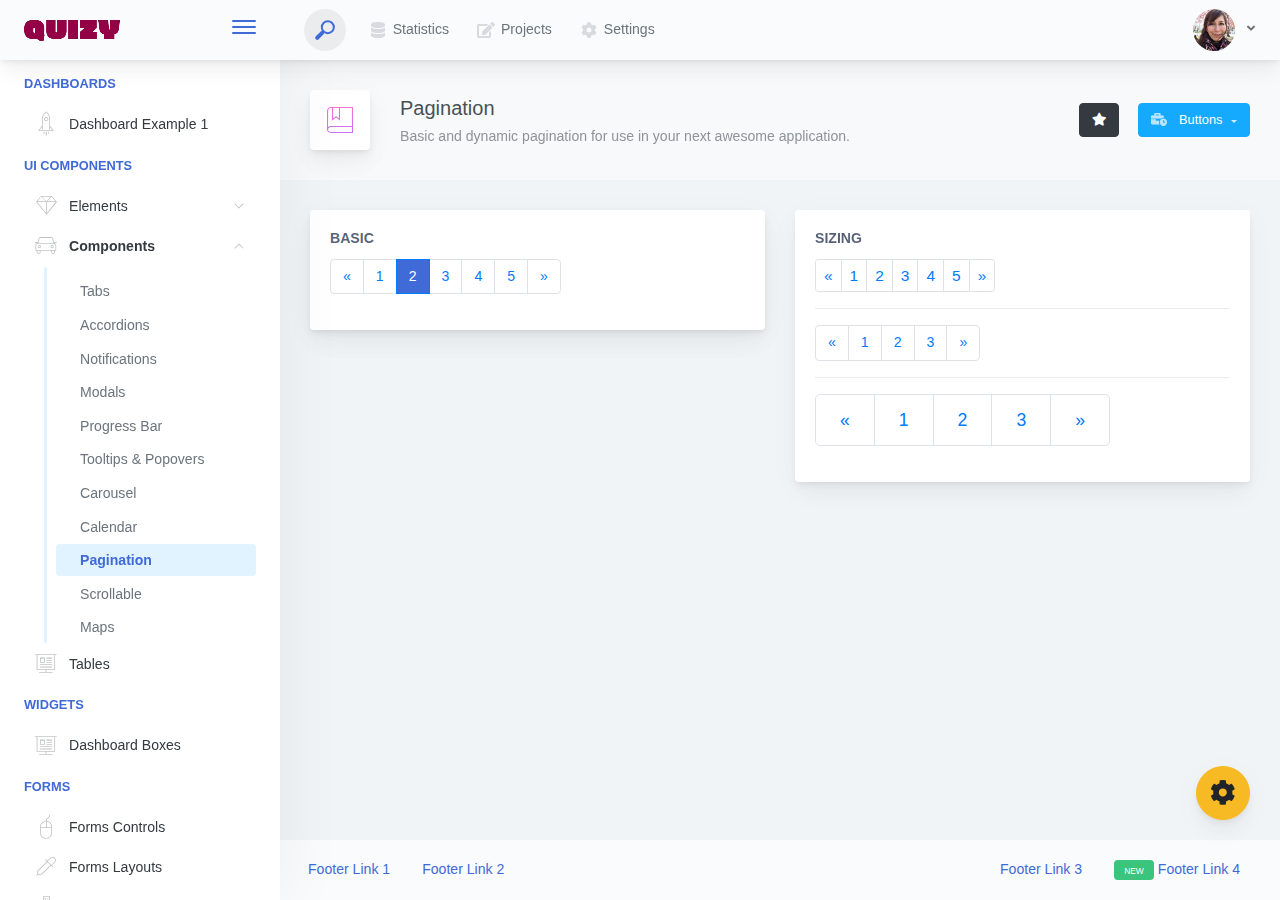
<file: adminpanel/admin/components-pagination.html>
<!doctype html>
<html lang="en">

<head>
    <meta charset="utf-8">
    <meta http-equiv="X-UA-Compatible" content="IE=edge">
    <meta http-equiv="Content-Language" content="en">
    <meta http-equiv="Content-Type" content="text/html; charset=utf-8"/>
    <title>Pagination - Basic and dynamic pagination for use in your next awesome application.</title>
    <meta name="viewport" content="width=device-width, initial-scale=1, maximum-scale=1, user-scalable=no, shrink-to-fit=no" />
    <meta name="description" content="Basic and dynamic pagination for use in your next awesome application.">
    <meta name="msapplication-tap-highlight" content="no">
    <!--
    =========================================================
    * ArchitectUI HTML Theme Dashboard - v1.0.0
    =========================================================
    * Product Page: https://dashboardpack.com
    * Copyright 2019 DashboardPack (https://dashboardpack.com)
    * Licensed under MIT (https://github.com/DashboardPack/architectui-html-theme-free/blob/master/LICENSE)
    =========================================================
    * The above copyright notice and this permission notice shall be included in all copies or substantial portions of the Software.
    -->
<link href="./main.css" rel="stylesheet"></head>
<body>
    <div class="app-container app-theme-white body-tabs-shadow fixed-sidebar fixed-header">
        <div class="app-header header-shadow">
            <div class="app-header__logo">
                <div class="logo-src"></div>
                <div class="header__pane ml-auto">
                    <div>
                        <button type="button" class="hamburger close-sidebar-btn hamburger--elastic" data-class="closed-sidebar">
                            <span class="hamburger-box">
                                <span class="hamburger-inner"></span>
                            </span>
                        </button>
                    </div>
                </div>
            </div>
            <div class="app-header__mobile-menu">
                <div>
                    <button type="button" class="hamburger hamburger--elastic mobile-toggle-nav">
                        <span class="hamburger-box">
                            <span class="hamburger-inner"></span>
                        </span>
                    </button>
                </div>
            </div>
            <div class="app-header__menu">
                <span>
                    <button type="button" class="btn-icon btn-icon-only btn btn-primary btn-sm mobile-toggle-header-nav">
                        <span class="btn-icon-wrapper">
                            <i class="fa fa-ellipsis-v fa-w-6"></i>
                        </span>
                    </button>
                </span>
            </div>    <div class="app-header__content">
                <div class="app-header-left">
                    <div class="search-wrapper">
                        <div class="input-holder">
                            <input type="text" class="search-input" placeholder="Type to search">
                            <button class="search-icon"><span></span></button>
                        </div>
                        <button class="close"></button>
                    </div>
                    <ul class="header-menu nav">
                        <li class="nav-item">
                            <a href="javascript:void(0);" class="nav-link">
                                <i class="nav-link-icon fa fa-database"> </i>
                                Statistics
                            </a>
                        </li>
                        <li class="btn-group nav-item">
                            <a href="javascript:void(0);" class="nav-link">
                                <i class="nav-link-icon fa fa-edit"></i>
                                Projects
                            </a>
                        </li>
                        <li class="dropdown nav-item">
                            <a href="javascript:void(0);" class="nav-link">
                                <i class="nav-link-icon fa fa-cog"></i>
                                Settings
                            </a>
                        </li>
                    </ul>        </div>
                <div class="app-header-right">
                    <div class="header-btn-lg pr-0">
                        <div class="widget-content p-0">
                            <div class="widget-content-wrapper">
                                <div class="widget-content-left">
                                    <div class="btn-group">
                                        <a data-toggle="dropdown" aria-haspopup="true" aria-expanded="false" class="p-0 btn">
                                            <img width="42" class="rounded-circle" src="assets/images/avatars/1.jpg" alt="">
                                            <i class="fa fa-angle-down ml-2 opacity-8"></i>
                                        </a>
                                        <div tabindex="-1" role="menu" aria-hidden="true" class="dropdown-menu dropdown-menu-right">
                                            <button type="button" tabindex="0" class="dropdown-item">User Account</button>
                                            <button type="button" tabindex="0" class="dropdown-item">Settings</button>
                                            <h6 tabindex="-1" class="dropdown-header">Header</h6>
                                            <button type="button" tabindex="0" class="dropdown-item">Actions</button>
                                            <div tabindex="-1" class="dropdown-divider"></div>
                                            <button type="button" tabindex="0" class="dropdown-item">Dividers</button>
                                        </div>
                                    </div>
                                </div>
                                <div class="widget-content-left  ml-3 header-user-info">
                                    <div class="widget-heading">
                                        Alina Mclourd
                                    </div>
                                    <div class="widget-subheading">
                                        VP People Manager
                                    </div>
                                </div>
                                <div class="widget-content-right header-user-info ml-3">
                                    <button type="button" class="btn-shadow p-1 btn btn-primary btn-sm show-toastr-example">
                                        <i class="fa text-white fa-calendar pr-1 pl-1"></i>
                                    </button>
                                </div>
                            </div>
                        </div>
                    </div>        </div>
            </div>
        </div>        <div class="ui-theme-settings">
            <button type="button" id="TooltipDemo" class="btn-open-options btn btn-warning">
                <i class="fa fa-cog fa-w-16 fa-spin fa-2x"></i>
            </button>
            <div class="theme-settings__inner">
                <div class="scrollbar-container">
                    <div class="theme-settings__options-wrapper">
                        <h3 class="themeoptions-heading">Layout Options
                        </h3>
                        <div class="p-3">
                            <ul class="list-group">
                                <li class="list-group-item">
                                    <div class="widget-content p-0">
                                        <div class="widget-content-wrapper">
                                            <div class="widget-content-left mr-3">
                                                <div class="switch has-switch switch-container-class" data-class="fixed-header">
                                                    <div class="switch-animate switch-on">
                                                        <input type="checkbox" checked data-toggle="toggle" data-onstyle="success">
                                                    </div>
                                                </div>
                                            </div>
                                            <div class="widget-content-left">
                                                <div class="widget-heading">Fixed Header
                                                </div>
                                                <div class="widget-subheading">Makes the header top fixed, always visible!
                                                </div>
                                            </div>
                                        </div>
                                    </div>
                                </li>
                                <li class="list-group-item">
                                    <div class="widget-content p-0">
                                        <div class="widget-content-wrapper">
                                            <div class="widget-content-left mr-3">
                                                <div class="switch has-switch switch-container-class" data-class="fixed-sidebar">
                                                    <div class="switch-animate switch-on">
                                                        <input type="checkbox" checked data-toggle="toggle" data-onstyle="success">
                                                    </div>
                                                </div>
                                            </div>
                                            <div class="widget-content-left">
                                                <div class="widget-heading">Fixed Sidebar
                                                </div>
                                                <div class="widget-subheading">Makes the sidebar left fixed, always visible!
                                                </div>
                                            </div>
                                        </div>
                                    </div>
                                </li>
                                <li class="list-group-item">
                                    <div class="widget-content p-0">
                                        <div class="widget-content-wrapper">
                                            <div class="widget-content-left mr-3">
                                                <div class="switch has-switch switch-container-class" data-class="fixed-footer">
                                                    <div class="switch-animate switch-off">
                                                        <input type="checkbox" data-toggle="toggle" data-onstyle="success">
                                                    </div>
                                                </div>
                                            </div>
                                            <div class="widget-content-left">
                                                <div class="widget-heading">Fixed Footer
                                                </div>
                                                <div class="widget-subheading">Makes the app footer bottom fixed, always visible!
                                                </div>
                                            </div>
                                        </div>
                                    </div>
                                </li>
                            </ul>
                        </div>
                        <h3 class="themeoptions-heading">
                            <div>
                                Header Options
                            </div>
                            <button type="button" class="btn-pill btn-shadow btn-wide ml-auto btn btn-focus btn-sm switch-header-cs-class" data-class="">
                                Restore Default
                            </button>
                        </h3>
                        <div class="p-3">
                            <ul class="list-group">
                                <li class="list-group-item">
                                    <h5 class="pb-2">Choose Color Scheme
                                    </h5>
                                    <div class="theme-settings-swatches">
                                        <div class="swatch-holder bg-primary switch-header-cs-class" data-class="bg-primary header-text-light">
                                        </div>
                                        <div class="swatch-holder bg-secondary switch-header-cs-class" data-class="bg-secondary header-text-light">
                                        </div>
                                        <div class="swatch-holder bg-success switch-header-cs-class" data-class="bg-success header-text-dark">
                                        </div>
                                        <div class="swatch-holder bg-info switch-header-cs-class" data-class="bg-info header-text-dark">
                                        </div>
                                        <div class="swatch-holder bg-warning switch-header-cs-class" data-class="bg-warning header-text-dark">
                                        </div>
                                        <div class="swatch-holder bg-danger switch-header-cs-class" data-class="bg-danger header-text-light">
                                        </div>
                                        <div class="swatch-holder bg-light switch-header-cs-class" data-class="bg-light header-text-dark">
                                        </div>
                                        <div class="swatch-holder bg-dark switch-header-cs-class" data-class="bg-dark header-text-light">
                                        </div>
                                        <div class="swatch-holder bg-focus switch-header-cs-class" data-class="bg-focus header-text-light">
                                        </div>
                                        <div class="swatch-holder bg-alternate switch-header-cs-class" data-class="bg-alternate header-text-light">
                                        </div>
                                        <div class="divider">
                                        </div>
                                        <div class="swatch-holder bg-vicious-stance switch-header-cs-class" data-class="bg-vicious-stance header-text-light">
                                        </div>
                                        <div class="swatch-holder bg-midnight-bloom switch-header-cs-class" data-class="bg-midnight-bloom header-text-light">
                                        </div>
                                        <div class="swatch-holder bg-night-sky switch-header-cs-class" data-class="bg-night-sky header-text-light">
                                        </div>
                                        <div class="swatch-holder bg-slick-carbon switch-header-cs-class" data-class="bg-slick-carbon header-text-light">
                                        </div>
                                        <div class="swatch-holder bg-asteroid switch-header-cs-class" data-class="bg-asteroid header-text-light">
                                        </div>
                                        <div class="swatch-holder bg-royal switch-header-cs-class" data-class="bg-royal header-text-light">
                                        </div>
                                        <div class="swatch-holder bg-warm-flame switch-header-cs-class" data-class="bg-warm-flame header-text-dark">
                                        </div>
                                        <div class="swatch-holder bg-night-fade switch-header-cs-class" data-class="bg-night-fade header-text-dark">
                                        </div>
                                        <div class="swatch-holder bg-sunny-morning switch-header-cs-class" data-class="bg-sunny-morning header-text-dark">
                                        </div>
                                        <div class="swatch-holder bg-tempting-azure switch-header-cs-class" data-class="bg-tempting-azure header-text-dark">
                                        </div>
                                        <div class="swatch-holder bg-amy-crisp switch-header-cs-class" data-class="bg-amy-crisp header-text-dark">
                                        </div>
                                        <div class="swatch-holder bg-heavy-rain switch-header-cs-class" data-class="bg-heavy-rain header-text-dark">
                                        </div>
                                        <div class="swatch-holder bg-mean-fruit switch-header-cs-class" data-class="bg-mean-fruit header-text-dark">
                                        </div>
                                        <div class="swatch-holder bg-malibu-beach switch-header-cs-class" data-class="bg-malibu-beach header-text-light">
                                        </div>
                                        <div class="swatch-holder bg-deep-blue switch-header-cs-class" data-class="bg-deep-blue header-text-dark">
                                        </div>
                                        <div class="swatch-holder bg-ripe-malin switch-header-cs-class" data-class="bg-ripe-malin header-text-light">
                                        </div>
                                        <div class="swatch-holder bg-arielle-smile switch-header-cs-class" data-class="bg-arielle-smile header-text-light">
                                        </div>
                                        <div class="swatch-holder bg-plum-plate switch-header-cs-class" data-class="bg-plum-plate header-text-light">
                                        </div>
                                        <div class="swatch-holder bg-happy-fisher switch-header-cs-class" data-class="bg-happy-fisher header-text-dark">
                                        </div>
                                        <div class="swatch-holder bg-happy-itmeo switch-header-cs-class" data-class="bg-happy-itmeo header-text-light">
                                        </div>
                                        <div class="swatch-holder bg-mixed-hopes switch-header-cs-class" data-class="bg-mixed-hopes header-text-light">
                                        </div>
                                        <div class="swatch-holder bg-strong-bliss switch-header-cs-class" data-class="bg-strong-bliss header-text-light">
                                        </div>
                                        <div class="swatch-holder bg-grow-early switch-header-cs-class" data-class="bg-grow-early header-text-light">
                                        </div>
                                        <div class="swatch-holder bg-love-kiss switch-header-cs-class" data-class="bg-love-kiss header-text-light">
                                        </div>
                                        <div class="swatch-holder bg-premium-dark switch-header-cs-class" data-class="bg-premium-dark header-text-light">
                                        </div>
                                        <div class="swatch-holder bg-happy-green switch-header-cs-class" data-class="bg-happy-green header-text-light">
                                        </div>
                                    </div>
                                </li>
                            </ul>
                        </div>
                        <h3 class="themeoptions-heading">
                            <div>Sidebar Options</div>
                            <button type="button" class="btn-pill btn-shadow btn-wide ml-auto btn btn-focus btn-sm switch-sidebar-cs-class" data-class="">
                                Restore Default
                            </button>
                        </h3>
                        <div class="p-3">
                            <ul class="list-group">
                                <li class="list-group-item">
                                    <h5 class="pb-2">Choose Color Scheme
                                    </h5>
                                    <div class="theme-settings-swatches">
                                        <div class="swatch-holder bg-primary switch-sidebar-cs-class" data-class="bg-primary sidebar-text-light">
                                        </div>
                                        <div class="swatch-holder bg-secondary switch-sidebar-cs-class" data-class="bg-secondary sidebar-text-light">
                                        </div>
                                        <div class="swatch-holder bg-success switch-sidebar-cs-class" data-class="bg-success sidebar-text-dark">
                                        </div>
                                        <div class="swatch-holder bg-info switch-sidebar-cs-class" data-class="bg-info sidebar-text-dark">
                                        </div>
                                        <div class="swatch-holder bg-warning switch-sidebar-cs-class" data-class="bg-warning sidebar-text-dark">
                                        </div>
                                        <div class="swatch-holder bg-danger switch-sidebar-cs-class" data-class="bg-danger sidebar-text-light">
                                        </div>
                                        <div class="swatch-holder bg-light switch-sidebar-cs-class" data-class="bg-light sidebar-text-dark">
                                        </div>
                                        <div class="swatch-holder bg-dark switch-sidebar-cs-class" data-class="bg-dark sidebar-text-light">
                                        </div>
                                        <div class="swatch-holder bg-focus switch-sidebar-cs-class" data-class="bg-focus sidebar-text-light">
                                        </div>
                                        <div class="swatch-holder bg-alternate switch-sidebar-cs-class" data-class="bg-alternate sidebar-text-light">
                                        </div>
                                        <div class="divider">
                                        </div>
                                        <div class="swatch-holder bg-vicious-stance switch-sidebar-cs-class" data-class="bg-vicious-stance sidebar-text-light">
                                        </div>
                                        <div class="swatch-holder bg-midnight-bloom switch-sidebar-cs-class" data-class="bg-midnight-bloom sidebar-text-light">
                                        </div>
                                        <div class="swatch-holder bg-night-sky switch-sidebar-cs-class" data-class="bg-night-sky sidebar-text-light">
                                        </div>
                                        <div class="swatch-holder bg-slick-carbon switch-sidebar-cs-class" data-class="bg-slick-carbon sidebar-text-light">
                                        </div>
                                        <div class="swatch-holder bg-asteroid switch-sidebar-cs-class" data-class="bg-asteroid sidebar-text-light">
                                        </div>
                                        <div class="swatch-holder bg-royal switch-sidebar-cs-class" data-class="bg-royal sidebar-text-light">
                                        </div>
                                        <div class="swatch-holder bg-warm-flame switch-sidebar-cs-class" data-class="bg-warm-flame sidebar-text-dark">
                                        </div>
                                        <div class="swatch-holder bg-night-fade switch-sidebar-cs-class" data-class="bg-night-fade sidebar-text-dark">
                                        </div>
                                        <div class="swatch-holder bg-sunny-morning switch-sidebar-cs-class" data-class="bg-sunny-morning sidebar-text-dark">
                                        </div>
                                        <div class="swatch-holder bg-tempting-azure switch-sidebar-cs-class" data-class="bg-tempting-azure sidebar-text-dark">
                                        </div>
                                        <div class="swatch-holder bg-amy-crisp switch-sidebar-cs-class" data-class="bg-amy-crisp sidebar-text-dark">
                                        </div>
                                        <div class="swatch-holder bg-heavy-rain switch-sidebar-cs-class" data-class="bg-heavy-rain sidebar-text-dark">
                                        </div>
                                        <div class="swatch-holder bg-mean-fruit switch-sidebar-cs-class" data-class="bg-mean-fruit sidebar-text-dark">
                                        </div>
                                        <div class="swatch-holder bg-malibu-beach switch-sidebar-cs-class" data-class="bg-malibu-beach sidebar-text-light">
                                        </div>
                                        <div class="swatch-holder bg-deep-blue switch-sidebar-cs-class" data-class="bg-deep-blue sidebar-text-dark">
                                        </div>
                                        <div class="swatch-holder bg-ripe-malin switch-sidebar-cs-class" data-class="bg-ripe-malin sidebar-text-light">
                                        </div>
                                        <div class="swatch-holder bg-arielle-smile switch-sidebar-cs-class" data-class="bg-arielle-smile sidebar-text-light">
                                        </div>
                                        <div class="swatch-holder bg-plum-plate switch-sidebar-cs-class" data-class="bg-plum-plate sidebar-text-light">
                                        </div>
                                        <div class="swatch-holder bg-happy-fisher switch-sidebar-cs-class" data-class="bg-happy-fisher sidebar-text-dark">
                                        </div>
                                        <div class="swatch-holder bg-happy-itmeo switch-sidebar-cs-class" data-class="bg-happy-itmeo sidebar-text-light">
                                        </div>
                                        <div class="swatch-holder bg-mixed-hopes switch-sidebar-cs-class" data-class="bg-mixed-hopes sidebar-text-light">
                                        </div>
                                        <div class="swatch-holder bg-strong-bliss switch-sidebar-cs-class" data-class="bg-strong-bliss sidebar-text-light">
                                        </div>
                                        <div class="swatch-holder bg-grow-early switch-sidebar-cs-class" data-class="bg-grow-early sidebar-text-light">
                                        </div>
                                        <div class="swatch-holder bg-love-kiss switch-sidebar-cs-class" data-class="bg-love-kiss sidebar-text-light">
                                        </div>
                                        <div class="swatch-holder bg-premium-dark switch-sidebar-cs-class" data-class="bg-premium-dark sidebar-text-light">
                                        </div>
                                        <div class="swatch-holder bg-happy-green switch-sidebar-cs-class" data-class="bg-happy-green sidebar-text-light">
                                        </div>
                                    </div>
                                </li>
                            </ul>
                        </div>
                        <h3 class="themeoptions-heading">
                            <div>Main Content Options</div>
                            <button type="button" class="btn-pill btn-shadow btn-wide ml-auto active btn btn-focus btn-sm">Restore Default
                            </button>
                        </h3>
                        <div class="p-3">
                            <ul class="list-group">
                                <li class="list-group-item">
                                    <h5 class="pb-2">Page Section Tabs
                                    </h5>
                                    <div class="theme-settings-swatches">
                                        <div role="group" class="mt-2 btn-group">
                                            <button type="button" class="btn-wide btn-shadow btn-primary btn btn-secondary switch-theme-class" data-class="body-tabs-line">
                                                Line
                                            </button>
                                            <button type="button" class="btn-wide btn-shadow btn-primary active btn btn-secondary switch-theme-class" data-class="body-tabs-shadow">
                                                Shadow
                                            </button>
                                        </div>
                                    </div>
                                </li>
                            </ul>
                        </div>
                    </div>
                </div>
            </div>
        </div>        <div class="app-main">
                <div class="app-sidebar sidebar-shadow">
                    <div class="app-header__logo">
                        <div class="logo-src"></div>
                        <div class="header__pane ml-auto">
                            <div>
                                <button type="button" class="hamburger close-sidebar-btn hamburger--elastic" data-class="closed-sidebar">
                                    <span class="hamburger-box">
                                        <span class="hamburger-inner"></span>
                                    </span>
                                </button>
                            </div>
                        </div>
                    </div>
                    <div class="app-header__mobile-menu">
                        <div>
                            <button type="button" class="hamburger hamburger--elastic mobile-toggle-nav">
                                <span class="hamburger-box">
                                    <span class="hamburger-inner"></span>
                                </span>
                            </button>
                        </div>
                    </div>
                    <div class="app-header__menu">
                        <span>
                            <button type="button" class="btn-icon btn-icon-only btn btn-primary btn-sm mobile-toggle-header-nav">
                                <span class="btn-icon-wrapper">
                                    <i class="fa fa-ellipsis-v fa-w-6"></i>
                                </span>
                            </button>
                        </span>
                    </div>    <div class="scrollbar-sidebar">
                        <div class="app-sidebar__inner">
                            <ul class="vertical-nav-menu">
                                <li class="app-sidebar__heading">Dashboards</li>
                                <li>
                                    <a href="index.html">
                                        <i class="metismenu-icon pe-7s-rocket"></i>
                                        Dashboard Example 1
                                    </a>
                                </li>
                                <li class="app-sidebar__heading">UI Components</li>
                                <li
                                    
                                    
                                    
                                    
                                    
                                    
                                    
                                    
                                >
                                    <a href="#">
                                        <i class="metismenu-icon pe-7s-diamond"></i>
                                        Elements
                                        <i class="metismenu-state-icon pe-7s-angle-down caret-left"></i>
                                    </a>
                                    <ul
                                        
                                        
                                        
                                        
                                        
                                        
                                        
                                        
                                    >
                                        <li>
                                            <a href="elements-buttons-standard.html">
                                                <i class="metismenu-icon"></i>
                                                Buttons
                                            </a>
                                        </li>
                                        <li>
                                            <a href="elements-dropdowns.html">
                                                <i class="metismenu-icon">
                                                </i>Dropdowns
                                            </a>
                                        </li>
                                        <li>
                                            <a href="elements-icons.html">
                                                <i class="metismenu-icon">
                                                </i>Icons
                                            </a>
                                        </li>
                                        <li>
                                            <a href="elements-badges-labels.html">
                                                <i class="metismenu-icon">
                                                </i>Badges
                                            </a>
                                        </li>
                                        <li>
                                            <a href="elements-cards.html">
                                                <i class="metismenu-icon">
                                                </i>Cards
                                            </a>
                                        </li>
                                        <li>
                                            <a href="elements-list-group.html">
                                                <i class="metismenu-icon">
                                                </i>List Groups
                                            </a>
                                        </li>
                                        <li>
                                            <a href="elements-navigation.html">
                                                <i class="metismenu-icon">
                                                </i>Navigation Menus
                                            </a>
                                        </li>
                                        <li>
                                            <a href="elements-utilities.html">
                                                <i class="metismenu-icon">
                                                </i>Utilities
                                            </a>
                                        </li>
                                    </ul>
                                </li>
                                <li
                                    
                                    
                                    
                                    
                                    
                                    
                                    
                                    
                                     class="mm-active"
                                    
                                    
                                >
                                    <a href="#">
                                        <i class="metismenu-icon pe-7s-car"></i>
                                        Components
                                        <i class="metismenu-state-icon pe-7s-angle-down caret-left"></i>
                                    </a>
                                    <ul
                                        
                                        
                                        
                                        
                                        
                                        
                                        
                                        
                                         class="mm-show"
                                        
                                        
                                    >
                                        <li>
                                            <a href="components-tabs.html">
                                                <i class="metismenu-icon">
                                                </i>Tabs
                                            </a>
                                        </li>
                                        <li>
                                            <a href="components-accordions.html">
                                                <i class="metismenu-icon">
                                                </i>Accordions
                                            </a>
                                        </li>
                                        <li>
                                            <a href="components-notifications.html">
                                                <i class="metismenu-icon">
                                                </i>Notifications
                                            </a>
                                        </li>
                                        <li>
                                            <a href="components-modals.html">
                                                <i class="metismenu-icon">
                                                </i>Modals
                                            </a>
                                        </li>
                                        <li>
                                            <a href="components-progress-bar.html">
                                                <i class="metismenu-icon">
                                                </i>Progress Bar
                                            </a>
                                        </li>
                                        <li>
                                            <a href="components-tooltips-popovers.html">
                                                <i class="metismenu-icon">
                                                </i>Tooltips &amp; Popovers
                                            </a>
                                        </li>
                                        <li>
                                            <a href="components-carousel.html">
                                                <i class="metismenu-icon">
                                                </i>Carousel
                                            </a>
                                        </li>
                                        <li>
                                            <a href="components-calendar.html">
                                                <i class="metismenu-icon">
                                                </i>Calendar
                                            </a>
                                        </li>
                                        <li>
                                            <a href="components-pagination.html" class="mm-active">
                                                <i class="metismenu-icon">
                                                </i>Pagination
                                            </a>
                                        </li>
                                        <li>
                                            <a href="components-scrollable-elements.html">
                                                <i class="metismenu-icon">
                                                </i>Scrollable
                                            </a>
                                        </li>
                                        <li>
                                            <a href="components-maps.html">
                                                <i class="metismenu-icon">
                                                </i>Maps
                                            </a>
                                        </li>
                                    </ul>
                                </li>
                                <li  >
                                    <a href="tables-regular.html">
                                        <i class="metismenu-icon pe-7s-display2"></i>
                                        Tables
                                    </a>
                                </li>
                                <li class="app-sidebar__heading">Widgets</li>
                                <li>
                                    <a href="dashboard-boxes.html">
                                        <i class="metismenu-icon pe-7s-display2"></i>
                                        Dashboard Boxes
                                    </a>
                                </li>
                                <li class="app-sidebar__heading">Forms</li>
                                <li>
                                    <a href="forms-controls.html">
                                        <i class="metismenu-icon pe-7s-mouse">
                                        </i>Forms Controls
                                    </a>
                                </li>
                                <li>
                                    <a href="forms-layouts.html">
                                        <i class="metismenu-icon pe-7s-eyedropper">
                                        </i>Forms Layouts
                                    </a>
                                </li>
                                <li>
                                    <a href="forms-validation.html">
                                        <i class="metismenu-icon pe-7s-pendrive">
                                        </i>Forms Validation
                                    </a>
                                </li>
                                <li class="app-sidebar__heading">Charts</li>
                                <li>
                                    <a href="charts-chartjs.html">
                                        <i class="metismenu-icon pe-7s-graph2">
                                        </i>ChartJS
                                    </a>
                                </li>
                                <li class="app-sidebar__heading">PRO Version</li>
                                <li>
                                    <a href="https://dashboardpack.com/theme-details/architectui-dashboard-html-pro/" target="_blank">
                                        <i class="metismenu-icon pe-7s-graph2">
                                        </i>
                                        Upgrade to PRO
                                    </a>
                                </li>
                            </ul>
                        </div>
                    </div>
                </div>    <div class="app-main__outer">
                    <div class="app-main__inner">
                        <div class="app-page-title">
                            <div class="page-title-wrapper">
                                <div class="page-title-heading">
                                    <div class="page-title-icon">
                                        <i class="pe-7s-notebook icon-gradient bg-mixed-hopes">
                                        </i>
                                    </div>
                                    <div>Pagination
                                        <div class="page-title-subheading">Basic and dynamic pagination for use in your next awesome application.
                                        </div>
                                    </div>
                                </div>
                                <div class="page-title-actions">
                                    <button type="button" data-toggle="tooltip" title="Example Tooltip" data-placement="bottom" class="btn-shadow mr-3 btn btn-dark">
                                        <i class="fa fa-star"></i>
                                    </button>
                                    <div class="d-inline-block dropdown">
                                        <button type="button" data-toggle="dropdown" aria-haspopup="true" aria-expanded="false" class="btn-shadow dropdown-toggle btn btn-info">
                                            <span class="btn-icon-wrapper pr-2 opacity-7">
                                                <i class="fa fa-business-time fa-w-20"></i>
                                            </span>
                                            Buttons
                                        </button>
                                        <div tabindex="-1" role="menu" aria-hidden="true" class="dropdown-menu dropdown-menu-right">
                                            <ul class="nav flex-column">
                                                <li class="nav-item">
                                                    <a href="javascript:void(0);" class="nav-link">
                                                        <i class="nav-link-icon lnr-inbox"></i>
                                                        <span>
                                                            Inbox
                                                        </span>
                                                        <div class="ml-auto badge badge-pill badge-secondary">86</div>
                                                    </a>
                                                </li>
                                                <li class="nav-item">
                                                    <a href="javascript:void(0);" class="nav-link">
                                                        <i class="nav-link-icon lnr-book"></i>
                                                        <span>
                                                            Book
                                                        </span>
                                                        <div class="ml-auto badge badge-pill badge-danger">5</div>
                                                    </a>
                                                </li>
                                                <li class="nav-item">
                                                    <a href="javascript:void(0);" class="nav-link">
                                                        <i class="nav-link-icon lnr-picture"></i>
                                                        <span>
                                                            Picture
                                                        </span>
                                                    </a>
                                                </li>
                                                <li class="nav-item">
                                                    <a disabled href="javascript:void(0);" class="nav-link disabled">
                                                        <i class="nav-link-icon lnr-file-empty"></i>
                                                        <span>
                                                            File Disabled
                                                        </span>
                                                    </a>
                                                </li>
                                            </ul>
                                        </div>
                                    </div>
                                </div>    </div>
                        </div>            <div class="row">
                            <div class="col-lg-6">
                                <div class="main-card mb-3 card">
                                    <div class="card-body"><h5 class="card-title">Basic</h5>
                                        <nav class="" aria-label="Page navigation example">
                                            <ul class="pagination">
                                                <li class="page-item"><a href="javascript:void(0);" class="page-link" aria-label="Previous"><span aria-hidden="true">«</span><span class="sr-only">Previous</span></a></li>
                                                <li class="page-item"><a href="javascript:void(0);" class="page-link">1</a></li>
                                                <li class="page-item active"><a href="javascript:void(0);" class="page-link">2</a></li>
                                                <li class="page-item"><a href="javascript:void(0);" class="page-link">3</a></li>
                                                <li class="page-item"><a href="javascript:void(0);" class="page-link">4</a></li>
                                                <li class="page-item"><a href="javascript:void(0);" class="page-link">5</a></li>
                                                <li class="page-item"><a href="javascript:void(0);" class="page-link" aria-label="Next"><span aria-hidden="true">»</span><span class="sr-only">Next</span></a></li>
                                            </ul>
                                        </nav>
                                    </div>
                                </div>
                            </div>
                            <div class="col-lg-6">
                                <div class="main-card mb-3 card">
                                    <div class="card-body"><h5 class="card-title">Sizing</h5>
                                        <nav class="" aria-label="Page navigation example">
                                            <ul class="pagination pagination-sm">
                                                <li class="page-item"><a href="javascript:void(0);" class="page-link" aria-label="Previous"><span aria-hidden="true">«</span><span class="sr-only">Previous</span></a></li>
                                                <li class="page-item"><a href="javascript:void(0);" class="page-link">1</a></li>
                                                <li class="page-item"><a href="javascript:void(0);" class="page-link">2</a></li>
                                                <li class="page-item"><a href="javascript:void(0);" class="page-link">3</a></li>
                                                <li class="page-item"><a href="javascript:void(0);" class="page-link">4</a></li>
                                                <li class="page-item"><a href="javascript:void(0);" class="page-link">5</a></li>
                                                <li class="page-item"><a href="javascript:void(0);" class="page-link" aria-label="Next"><span aria-hidden="true">»</span><span class="sr-only">Next</span></a></li>
                                            </ul>
                                        </nav>
                                        <div class="divider"></div>
                                        <nav class="" aria-label="Page navigation example">
                                            <ul class="pagination">
                                                <li class="page-item"><a href="javascript:void(0);" class="page-link" aria-label="Previous"><span aria-hidden="true">«</span><span class="sr-only">Previous</span></a></li>
                                                <li class="page-item"><a href="javascript:void(0);" class="page-link">1</a></li>
                                                <li class="page-item"><a href="javascript:void(0);" class="page-link">2</a></li>
                                                <li class="page-item"><a href="javascript:void(0);" class="page-link">3</a></li>
                                                <li class="page-item"><a href="javascript:void(0);" class="page-link" aria-label="Next"><span aria-hidden="true">»</span><span class="sr-only">Next</span></a></li>
                                            </ul>
                                        </nav>
                                        <div class="divider"></div>
                                        <nav class="" aria-label="Page navigation example">
                                            <ul class="pagination pagination-lg">
                                                <li class="page-item"><a href="javascript:void(0);" class="page-link" aria-label="Previous"><span aria-hidden="true">«</span><span class="sr-only">Previous</span></a></li>
                                                <li class="page-item"><a href="javascript:void(0);" class="page-link">1</a></li>
                                                <li class="page-item"><a href="javascript:void(0);" class="page-link">2</a></li>
                                                <li class="page-item"><a href="javascript:void(0);" class="page-link">3</a></li>
                                                <li class="page-item"><a href="javascript:void(0);" class="page-link" aria-label="Next"><span aria-hidden="true">»</span><span class="sr-only">Next</span></a></li>
                                            </ul>
                                        </nav>
                                    </div>
                                </div>
                            </div>
                        </div>
                    </div>
                    <div class="app-wrapper-footer">
                        <div class="app-footer">
                            <div class="app-footer__inner">
                                <div class="app-footer-left">
                                    <ul class="nav">
                                        <li class="nav-item">
                                            <a href="javascript:void(0);" class="nav-link">
                                                Footer Link 1
                                            </a>
                                        </li>
                                        <li class="nav-item">
                                            <a href="javascript:void(0);" class="nav-link">
                                                Footer Link 2
                                            </a>
                                        </li>
                                    </ul>
                                </div>
                                <div class="app-footer-right">
                                    <ul class="nav">
                                        <li class="nav-item">
                                            <a href="javascript:void(0);" class="nav-link">
                                                Footer Link 3
                                            </a>
                                        </li>
                                        <li class="nav-item">
                                            <a href="javascript:void(0);" class="nav-link">
                                                <div class="badge badge-success mr-1 ml-0">
                                                    <small>NEW</small>
                                                </div>
                                                Footer Link 4
                                            </a>
                                        </li>
                                    </ul>
                                </div>
                            </div>
                        </div>
                    </div>    </div>
        </div>
    </div>
<script type="text/javascript" src="./assets/scripts/main.js"></script></body>
</html>
</file>
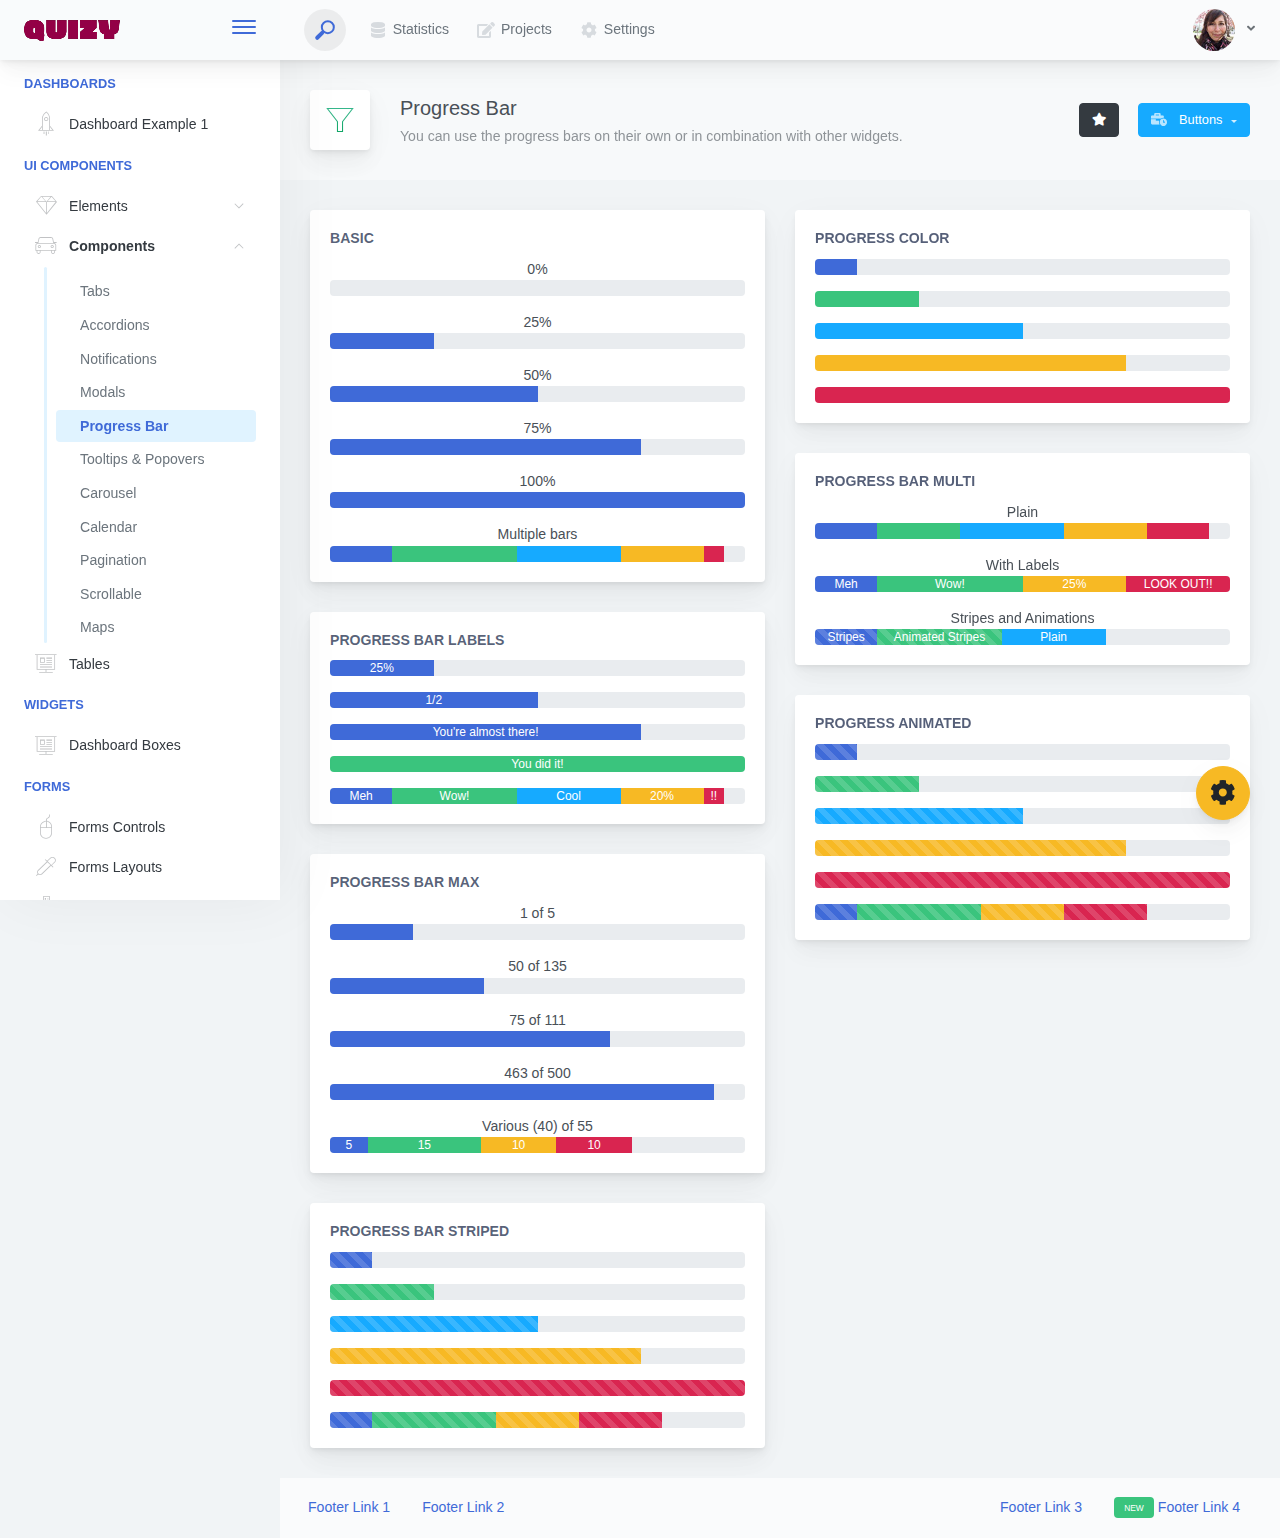
<file: adminpanel/admin/components-progress-bar.html>
<!doctype html>
<html lang="en">

<head>
    <meta charset="utf-8">
    <meta http-equiv="X-UA-Compatible" content="IE=edge">
    <meta http-equiv="Content-Language" content="en">
    <meta http-equiv="Content-Type" content="text/html; charset=utf-8"/>
    <title>Progress Bar - You can use the progress bars on their own or in combination with other widgets.</title>
    <meta name="viewport" content="width=device-width, initial-scale=1, maximum-scale=1, user-scalable=no, shrink-to-fit=no" />
    <meta name="description" content="You can use the progress bars on their own or in combination with other widgets.">
    <meta name="msapplication-tap-highlight" content="no">
    <!--
    =========================================================
    * ArchitectUI HTML Theme Dashboard - v1.0.0
    =========================================================
    * Product Page: https://dashboardpack.com
    * Copyright 2019 DashboardPack (https://dashboardpack.com)
    * Licensed under MIT (https://github.com/DashboardPack/architectui-html-theme-free/blob/master/LICENSE)
    =========================================================
    * The above copyright notice and this permission notice shall be included in all copies or substantial portions of the Software.
    -->
<link href="./main.css" rel="stylesheet"></head>
<body>
    <div class="app-container app-theme-white body-tabs-shadow fixed-sidebar fixed-header">
        <div class="app-header header-shadow">
            <div class="app-header__logo">
                <div class="logo-src"></div>
                <div class="header__pane ml-auto">
                    <div>
                        <button type="button" class="hamburger close-sidebar-btn hamburger--elastic" data-class="closed-sidebar">
                            <span class="hamburger-box">
                                <span class="hamburger-inner"></span>
                            </span>
                        </button>
                    </div>
                </div>
            </div>
            <div class="app-header__mobile-menu">
                <div>
                    <button type="button" class="hamburger hamburger--elastic mobile-toggle-nav">
                        <span class="hamburger-box">
                            <span class="hamburger-inner"></span>
                        </span>
                    </button>
                </div>
            </div>
            <div class="app-header__menu">
                <span>
                    <button type="button" class="btn-icon btn-icon-only btn btn-primary btn-sm mobile-toggle-header-nav">
                        <span class="btn-icon-wrapper">
                            <i class="fa fa-ellipsis-v fa-w-6"></i>
                        </span>
                    </button>
                </span>
            </div>    <div class="app-header__content">
                <div class="app-header-left">
                    <div class="search-wrapper">
                        <div class="input-holder">
                            <input type="text" class="search-input" placeholder="Type to search">
                            <button class="search-icon"><span></span></button>
                        </div>
                        <button class="close"></button>
                    </div>
                    <ul class="header-menu nav">
                        <li class="nav-item">
                            <a href="javascript:void(0);" class="nav-link">
                                <i class="nav-link-icon fa fa-database"> </i>
                                Statistics
                            </a>
                        </li>
                        <li class="btn-group nav-item">
                            <a href="javascript:void(0);" class="nav-link">
                                <i class="nav-link-icon fa fa-edit"></i>
                                Projects
                            </a>
                        </li>
                        <li class="dropdown nav-item">
                            <a href="javascript:void(0);" class="nav-link">
                                <i class="nav-link-icon fa fa-cog"></i>
                                Settings
                            </a>
                        </li>
                    </ul>        </div>
                <div class="app-header-right">
                    <div class="header-btn-lg pr-0">
                        <div class="widget-content p-0">
                            <div class="widget-content-wrapper">
                                <div class="widget-content-left">
                                    <div class="btn-group">
                                        <a data-toggle="dropdown" aria-haspopup="true" aria-expanded="false" class="p-0 btn">
                                            <img width="42" class="rounded-circle" src="assets/images/avatars/1.jpg" alt="">
                                            <i class="fa fa-angle-down ml-2 opacity-8"></i>
                                        </a>
                                        <div tabindex="-1" role="menu" aria-hidden="true" class="dropdown-menu dropdown-menu-right">
                                            <button type="button" tabindex="0" class="dropdown-item">User Account</button>
                                            <button type="button" tabindex="0" class="dropdown-item">Settings</button>
                                            <h6 tabindex="-1" class="dropdown-header">Header</h6>
                                            <button type="button" tabindex="0" class="dropdown-item">Actions</button>
                                            <div tabindex="-1" class="dropdown-divider"></div>
                                            <button type="button" tabindex="0" class="dropdown-item">Dividers</button>
                                        </div>
                                    </div>
                                </div>
                                <div class="widget-content-left  ml-3 header-user-info">
                                    <div class="widget-heading">
                                        Alina Mclourd
                                    </div>
                                    <div class="widget-subheading">
                                        VP People Manager
                                    </div>
                                </div>
                                <div class="widget-content-right header-user-info ml-3">
                                    <button type="button" class="btn-shadow p-1 btn btn-primary btn-sm show-toastr-example">
                                        <i class="fa text-white fa-calendar pr-1 pl-1"></i>
                                    </button>
                                </div>
                            </div>
                        </div>
                    </div>        </div>
            </div>
        </div>        <div class="ui-theme-settings">
            <button type="button" id="TooltipDemo" class="btn-open-options btn btn-warning">
                <i class="fa fa-cog fa-w-16 fa-spin fa-2x"></i>
            </button>
            <div class="theme-settings__inner">
                <div class="scrollbar-container">
                    <div class="theme-settings__options-wrapper">
                        <h3 class="themeoptions-heading">Layout Options
                        </h3>
                        <div class="p-3">
                            <ul class="list-group">
                                <li class="list-group-item">
                                    <div class="widget-content p-0">
                                        <div class="widget-content-wrapper">
                                            <div class="widget-content-left mr-3">
                                                <div class="switch has-switch switch-container-class" data-class="fixed-header">
                                                    <div class="switch-animate switch-on">
                                                        <input type="checkbox" checked data-toggle="toggle" data-onstyle="success">
                                                    </div>
                                                </div>
                                            </div>
                                            <div class="widget-content-left">
                                                <div class="widget-heading">Fixed Header
                                                </div>
                                                <div class="widget-subheading">Makes the header top fixed, always visible!
                                                </div>
                                            </div>
                                        </div>
                                    </div>
                                </li>
                                <li class="list-group-item">
                                    <div class="widget-content p-0">
                                        <div class="widget-content-wrapper">
                                            <div class="widget-content-left mr-3">
                                                <div class="switch has-switch switch-container-class" data-class="fixed-sidebar">
                                                    <div class="switch-animate switch-on">
                                                        <input type="checkbox" checked data-toggle="toggle" data-onstyle="success">
                                                    </div>
                                                </div>
                                            </div>
                                            <div class="widget-content-left">
                                                <div class="widget-heading">Fixed Sidebar
                                                </div>
                                                <div class="widget-subheading">Makes the sidebar left fixed, always visible!
                                                </div>
                                            </div>
                                        </div>
                                    </div>
                                </li>
                                <li class="list-group-item">
                                    <div class="widget-content p-0">
                                        <div class="widget-content-wrapper">
                                            <div class="widget-content-left mr-3">
                                                <div class="switch has-switch switch-container-class" data-class="fixed-footer">
                                                    <div class="switch-animate switch-off">
                                                        <input type="checkbox" data-toggle="toggle" data-onstyle="success">
                                                    </div>
                                                </div>
                                            </div>
                                            <div class="widget-content-left">
                                                <div class="widget-heading">Fixed Footer
                                                </div>
                                                <div class="widget-subheading">Makes the app footer bottom fixed, always visible!
                                                </div>
                                            </div>
                                        </div>
                                    </div>
                                </li>
                            </ul>
                        </div>
                        <h3 class="themeoptions-heading">
                            <div>
                                Header Options
                            </div>
                            <button type="button" class="btn-pill btn-shadow btn-wide ml-auto btn btn-focus btn-sm switch-header-cs-class" data-class="">
                                Restore Default
                            </button>
                        </h3>
                        <div class="p-3">
                            <ul class="list-group">
                                <li class="list-group-item">
                                    <h5 class="pb-2">Choose Color Scheme
                                    </h5>
                                    <div class="theme-settings-swatches">
                                        <div class="swatch-holder bg-primary switch-header-cs-class" data-class="bg-primary header-text-light">
                                        </div>
                                        <div class="swatch-holder bg-secondary switch-header-cs-class" data-class="bg-secondary header-text-light">
                                        </div>
                                        <div class="swatch-holder bg-success switch-header-cs-class" data-class="bg-success header-text-dark">
                                        </div>
                                        <div class="swatch-holder bg-info switch-header-cs-class" data-class="bg-info header-text-dark">
                                        </div>
                                        <div class="swatch-holder bg-warning switch-header-cs-class" data-class="bg-warning header-text-dark">
                                        </div>
                                        <div class="swatch-holder bg-danger switch-header-cs-class" data-class="bg-danger header-text-light">
                                        </div>
                                        <div class="swatch-holder bg-light switch-header-cs-class" data-class="bg-light header-text-dark">
                                        </div>
                                        <div class="swatch-holder bg-dark switch-header-cs-class" data-class="bg-dark header-text-light">
                                        </div>
                                        <div class="swatch-holder bg-focus switch-header-cs-class" data-class="bg-focus header-text-light">
                                        </div>
                                        <div class="swatch-holder bg-alternate switch-header-cs-class" data-class="bg-alternate header-text-light">
                                        </div>
                                        <div class="divider">
                                        </div>
                                        <div class="swatch-holder bg-vicious-stance switch-header-cs-class" data-class="bg-vicious-stance header-text-light">
                                        </div>
                                        <div class="swatch-holder bg-midnight-bloom switch-header-cs-class" data-class="bg-midnight-bloom header-text-light">
                                        </div>
                                        <div class="swatch-holder bg-night-sky switch-header-cs-class" data-class="bg-night-sky header-text-light">
                                        </div>
                                        <div class="swatch-holder bg-slick-carbon switch-header-cs-class" data-class="bg-slick-carbon header-text-light">
                                        </div>
                                        <div class="swatch-holder bg-asteroid switch-header-cs-class" data-class="bg-asteroid header-text-light">
                                        </div>
                                        <div class="swatch-holder bg-royal switch-header-cs-class" data-class="bg-royal header-text-light">
                                        </div>
                                        <div class="swatch-holder bg-warm-flame switch-header-cs-class" data-class="bg-warm-flame header-text-dark">
                                        </div>
                                        <div class="swatch-holder bg-night-fade switch-header-cs-class" data-class="bg-night-fade header-text-dark">
                                        </div>
                                        <div class="swatch-holder bg-sunny-morning switch-header-cs-class" data-class="bg-sunny-morning header-text-dark">
                                        </div>
                                        <div class="swatch-holder bg-tempting-azure switch-header-cs-class" data-class="bg-tempting-azure header-text-dark">
                                        </div>
                                        <div class="swatch-holder bg-amy-crisp switch-header-cs-class" data-class="bg-amy-crisp header-text-dark">
                                        </div>
                                        <div class="swatch-holder bg-heavy-rain switch-header-cs-class" data-class="bg-heavy-rain header-text-dark">
                                        </div>
                                        <div class="swatch-holder bg-mean-fruit switch-header-cs-class" data-class="bg-mean-fruit header-text-dark">
                                        </div>
                                        <div class="swatch-holder bg-malibu-beach switch-header-cs-class" data-class="bg-malibu-beach header-text-light">
                                        </div>
                                        <div class="swatch-holder bg-deep-blue switch-header-cs-class" data-class="bg-deep-blue header-text-dark">
                                        </div>
                                        <div class="swatch-holder bg-ripe-malin switch-header-cs-class" data-class="bg-ripe-malin header-text-light">
                                        </div>
                                        <div class="swatch-holder bg-arielle-smile switch-header-cs-class" data-class="bg-arielle-smile header-text-light">
                                        </div>
                                        <div class="swatch-holder bg-plum-plate switch-header-cs-class" data-class="bg-plum-plate header-text-light">
                                        </div>
                                        <div class="swatch-holder bg-happy-fisher switch-header-cs-class" data-class="bg-happy-fisher header-text-dark">
                                        </div>
                                        <div class="swatch-holder bg-happy-itmeo switch-header-cs-class" data-class="bg-happy-itmeo header-text-light">
                                        </div>
                                        <div class="swatch-holder bg-mixed-hopes switch-header-cs-class" data-class="bg-mixed-hopes header-text-light">
                                        </div>
                                        <div class="swatch-holder bg-strong-bliss switch-header-cs-class" data-class="bg-strong-bliss header-text-light">
                                        </div>
                                        <div class="swatch-holder bg-grow-early switch-header-cs-class" data-class="bg-grow-early header-text-light">
                                        </div>
                                        <div class="swatch-holder bg-love-kiss switch-header-cs-class" data-class="bg-love-kiss header-text-light">
                                        </div>
                                        <div class="swatch-holder bg-premium-dark switch-header-cs-class" data-class="bg-premium-dark header-text-light">
                                        </div>
                                        <div class="swatch-holder bg-happy-green switch-header-cs-class" data-class="bg-happy-green header-text-light">
                                        </div>
                                    </div>
                                </li>
                            </ul>
                        </div>
                        <h3 class="themeoptions-heading">
                            <div>Sidebar Options</div>
                            <button type="button" class="btn-pill btn-shadow btn-wide ml-auto btn btn-focus btn-sm switch-sidebar-cs-class" data-class="">
                                Restore Default
                            </button>
                        </h3>
                        <div class="p-3">
                            <ul class="list-group">
                                <li class="list-group-item">
                                    <h5 class="pb-2">Choose Color Scheme
                                    </h5>
                                    <div class="theme-settings-swatches">
                                        <div class="swatch-holder bg-primary switch-sidebar-cs-class" data-class="bg-primary sidebar-text-light">
                                        </div>
                                        <div class="swatch-holder bg-secondary switch-sidebar-cs-class" data-class="bg-secondary sidebar-text-light">
                                        </div>
                                        <div class="swatch-holder bg-success switch-sidebar-cs-class" data-class="bg-success sidebar-text-dark">
                                        </div>
                                        <div class="swatch-holder bg-info switch-sidebar-cs-class" data-class="bg-info sidebar-text-dark">
                                        </div>
                                        <div class="swatch-holder bg-warning switch-sidebar-cs-class" data-class="bg-warning sidebar-text-dark">
                                        </div>
                                        <div class="swatch-holder bg-danger switch-sidebar-cs-class" data-class="bg-danger sidebar-text-light">
                                        </div>
                                        <div class="swatch-holder bg-light switch-sidebar-cs-class" data-class="bg-light sidebar-text-dark">
                                        </div>
                                        <div class="swatch-holder bg-dark switch-sidebar-cs-class" data-class="bg-dark sidebar-text-light">
                                        </div>
                                        <div class="swatch-holder bg-focus switch-sidebar-cs-class" data-class="bg-focus sidebar-text-light">
                                        </div>
                                        <div class="swatch-holder bg-alternate switch-sidebar-cs-class" data-class="bg-alternate sidebar-text-light">
                                        </div>
                                        <div class="divider">
                                        </div>
                                        <div class="swatch-holder bg-vicious-stance switch-sidebar-cs-class" data-class="bg-vicious-stance sidebar-text-light">
                                        </div>
                                        <div class="swatch-holder bg-midnight-bloom switch-sidebar-cs-class" data-class="bg-midnight-bloom sidebar-text-light">
                                        </div>
                                        <div class="swatch-holder bg-night-sky switch-sidebar-cs-class" data-class="bg-night-sky sidebar-text-light">
                                        </div>
                                        <div class="swatch-holder bg-slick-carbon switch-sidebar-cs-class" data-class="bg-slick-carbon sidebar-text-light">
                                        </div>
                                        <div class="swatch-holder bg-asteroid switch-sidebar-cs-class" data-class="bg-asteroid sidebar-text-light">
                                        </div>
                                        <div class="swatch-holder bg-royal switch-sidebar-cs-class" data-class="bg-royal sidebar-text-light">
                                        </div>
                                        <div class="swatch-holder bg-warm-flame switch-sidebar-cs-class" data-class="bg-warm-flame sidebar-text-dark">
                                        </div>
                                        <div class="swatch-holder bg-night-fade switch-sidebar-cs-class" data-class="bg-night-fade sidebar-text-dark">
                                        </div>
                                        <div class="swatch-holder bg-sunny-morning switch-sidebar-cs-class" data-class="bg-sunny-morning sidebar-text-dark">
                                        </div>
                                        <div class="swatch-holder bg-tempting-azure switch-sidebar-cs-class" data-class="bg-tempting-azure sidebar-text-dark">
                                        </div>
                                        <div class="swatch-holder bg-amy-crisp switch-sidebar-cs-class" data-class="bg-amy-crisp sidebar-text-dark">
                                        </div>
                                        <div class="swatch-holder bg-heavy-rain switch-sidebar-cs-class" data-class="bg-heavy-rain sidebar-text-dark">
                                        </div>
                                        <div class="swatch-holder bg-mean-fruit switch-sidebar-cs-class" data-class="bg-mean-fruit sidebar-text-dark">
                                        </div>
                                        <div class="swatch-holder bg-malibu-beach switch-sidebar-cs-class" data-class="bg-malibu-beach sidebar-text-light">
                                        </div>
                                        <div class="swatch-holder bg-deep-blue switch-sidebar-cs-class" data-class="bg-deep-blue sidebar-text-dark">
                                        </div>
                                        <div class="swatch-holder bg-ripe-malin switch-sidebar-cs-class" data-class="bg-ripe-malin sidebar-text-light">
                                        </div>
                                        <div class="swatch-holder bg-arielle-smile switch-sidebar-cs-class" data-class="bg-arielle-smile sidebar-text-light">
                                        </div>
                                        <div class="swatch-holder bg-plum-plate switch-sidebar-cs-class" data-class="bg-plum-plate sidebar-text-light">
                                        </div>
                                        <div class="swatch-holder bg-happy-fisher switch-sidebar-cs-class" data-class="bg-happy-fisher sidebar-text-dark">
                                        </div>
                                        <div class="swatch-holder bg-happy-itmeo switch-sidebar-cs-class" data-class="bg-happy-itmeo sidebar-text-light">
                                        </div>
                                        <div class="swatch-holder bg-mixed-hopes switch-sidebar-cs-class" data-class="bg-mixed-hopes sidebar-text-light">
                                        </div>
                                        <div class="swatch-holder bg-strong-bliss switch-sidebar-cs-class" data-class="bg-strong-bliss sidebar-text-light">
                                        </div>
                                        <div class="swatch-holder bg-grow-early switch-sidebar-cs-class" data-class="bg-grow-early sidebar-text-light">
                                        </div>
                                        <div class="swatch-holder bg-love-kiss switch-sidebar-cs-class" data-class="bg-love-kiss sidebar-text-light">
                                        </div>
                                        <div class="swatch-holder bg-premium-dark switch-sidebar-cs-class" data-class="bg-premium-dark sidebar-text-light">
                                        </div>
                                        <div class="swatch-holder bg-happy-green switch-sidebar-cs-class" data-class="bg-happy-green sidebar-text-light">
                                        </div>
                                    </div>
                                </li>
                            </ul>
                        </div>
                        <h3 class="themeoptions-heading">
                            <div>Main Content Options</div>
                            <button type="button" class="btn-pill btn-shadow btn-wide ml-auto active btn btn-focus btn-sm">Restore Default
                            </button>
                        </h3>
                        <div class="p-3">
                            <ul class="list-group">
                                <li class="list-group-item">
                                    <h5 class="pb-2">Page Section Tabs
                                    </h5>
                                    <div class="theme-settings-swatches">
                                        <div role="group" class="mt-2 btn-group">
                                            <button type="button" class="btn-wide btn-shadow btn-primary btn btn-secondary switch-theme-class" data-class="body-tabs-line">
                                                Line
                                            </button>
                                            <button type="button" class="btn-wide btn-shadow btn-primary active btn btn-secondary switch-theme-class" data-class="body-tabs-shadow">
                                                Shadow
                                            </button>
                                        </div>
                                    </div>
                                </li>
                            </ul>
                        </div>
                    </div>
                </div>
            </div>
        </div>        <div class="app-main">
                <div class="app-sidebar sidebar-shadow">
                    <div class="app-header__logo">
                        <div class="logo-src"></div>
                        <div class="header__pane ml-auto">
                            <div>
                                <button type="button" class="hamburger close-sidebar-btn hamburger--elastic" data-class="closed-sidebar">
                                    <span class="hamburger-box">
                                        <span class="hamburger-inner"></span>
                                    </span>
                                </button>
                            </div>
                        </div>
                    </div>
                    <div class="app-header__mobile-menu">
                        <div>
                            <button type="button" class="hamburger hamburger--elastic mobile-toggle-nav">
                                <span class="hamburger-box">
                                    <span class="hamburger-inner"></span>
                                </span>
                            </button>
                        </div>
                    </div>
                    <div class="app-header__menu">
                        <span>
                            <button type="button" class="btn-icon btn-icon-only btn btn-primary btn-sm mobile-toggle-header-nav">
                                <span class="btn-icon-wrapper">
                                    <i class="fa fa-ellipsis-v fa-w-6"></i>
                                </span>
                            </button>
                        </span>
                    </div>    <div class="scrollbar-sidebar">
                        <div class="app-sidebar__inner">
                            <ul class="vertical-nav-menu">
                                <li class="app-sidebar__heading">Dashboards</li>
                                <li>
                                    <a href="index.html">
                                        <i class="metismenu-icon pe-7s-rocket"></i>
                                        Dashboard Example 1
                                    </a>
                                </li>
                                <li class="app-sidebar__heading">UI Components</li>
                                <li
                                    
                                    
                                    
                                    
                                    
                                    
                                    
                                    
                                >
                                    <a href="#">
                                        <i class="metismenu-icon pe-7s-diamond"></i>
                                        Elements
                                        <i class="metismenu-state-icon pe-7s-angle-down caret-left"></i>
                                    </a>
                                    <ul
                                        
                                        
                                        
                                        
                                        
                                        
                                        
                                        
                                    >
                                        <li>
                                            <a href="elements-buttons-standard.html">
                                                <i class="metismenu-icon"></i>
                                                Buttons
                                            </a>
                                        </li>
                                        <li>
                                            <a href="elements-dropdowns.html">
                                                <i class="metismenu-icon">
                                                </i>Dropdowns
                                            </a>
                                        </li>
                                        <li>
                                            <a href="elements-icons.html">
                                                <i class="metismenu-icon">
                                                </i>Icons
                                            </a>
                                        </li>
                                        <li>
                                            <a href="elements-badges-labels.html">
                                                <i class="metismenu-icon">
                                                </i>Badges
                                            </a>
                                        </li>
                                        <li>
                                            <a href="elements-cards.html">
                                                <i class="metismenu-icon">
                                                </i>Cards
                                            </a>
                                        </li>
                                        <li>
                                            <a href="elements-list-group.html">
                                                <i class="metismenu-icon">
                                                </i>List Groups
                                            </a>
                                        </li>
                                        <li>
                                            <a href="elements-navigation.html">
                                                <i class="metismenu-icon">
                                                </i>Navigation Menus
                                            </a>
                                        </li>
                                        <li>
                                            <a href="elements-utilities.html">
                                                <i class="metismenu-icon">
                                                </i>Utilities
                                            </a>
                                        </li>
                                    </ul>
                                </li>
                                <li
                                    
                                    
                                    
                                    
                                     class="mm-active"
                                    
                                    
                                    
                                    
                                    
                                    
                                >
                                    <a href="#">
                                        <i class="metismenu-icon pe-7s-car"></i>
                                        Components
                                        <i class="metismenu-state-icon pe-7s-angle-down caret-left"></i>
                                    </a>
                                    <ul
                                        
                                        
                                        
                                        
                                         class="mm-show"
                                        
                                        
                                        
                                        
                                        
                                        
                                    >
                                        <li>
                                            <a href="components-tabs.html">
                                                <i class="metismenu-icon">
                                                </i>Tabs
                                            </a>
                                        </li>
                                        <li>
                                            <a href="components-accordions.html">
                                                <i class="metismenu-icon">
                                                </i>Accordions
                                            </a>
                                        </li>
                                        <li>
                                            <a href="components-notifications.html">
                                                <i class="metismenu-icon">
                                                </i>Notifications
                                            </a>
                                        </li>
                                        <li>
                                            <a href="components-modals.html">
                                                <i class="metismenu-icon">
                                                </i>Modals
                                            </a>
                                        </li>
                                        <li>
                                            <a href="components-progress-bar.html" class="mm-active">
                                                <i class="metismenu-icon">
                                                </i>Progress Bar
                                            </a>
                                        </li>
                                        <li>
                                            <a href="components-tooltips-popovers.html">
                                                <i class="metismenu-icon">
                                                </i>Tooltips &amp; Popovers
                                            </a>
                                        </li>
                                        <li>
                                            <a href="components-carousel.html">
                                                <i class="metismenu-icon">
                                                </i>Carousel
                                            </a>
                                        </li>
                                        <li>
                                            <a href="components-calendar.html">
                                                <i class="metismenu-icon">
                                                </i>Calendar
                                            </a>
                                        </li>
                                        <li>
                                            <a href="components-pagination.html">
                                                <i class="metismenu-icon">
                                                </i>Pagination
                                            </a>
                                        </li>
                                        <li>
                                            <a href="components-scrollable-elements.html">
                                                <i class="metismenu-icon">
                                                </i>Scrollable
                                            </a>
                                        </li>
                                        <li>
                                            <a href="components-maps.html">
                                                <i class="metismenu-icon">
                                                </i>Maps
                                            </a>
                                        </li>
                                    </ul>
                                </li>
                                <li  >
                                    <a href="tables-regular.html">
                                        <i class="metismenu-icon pe-7s-display2"></i>
                                        Tables
                                    </a>
                                </li>
                                <li class="app-sidebar__heading">Widgets</li>
                                <li>
                                    <a href="dashboard-boxes.html">
                                        <i class="metismenu-icon pe-7s-display2"></i>
                                        Dashboard Boxes
                                    </a>
                                </li>
                                <li class="app-sidebar__heading">Forms</li>
                                <li>
                                    <a href="forms-controls.html">
                                        <i class="metismenu-icon pe-7s-mouse">
                                        </i>Forms Controls
                                    </a>
                                </li>
                                <li>
                                    <a href="forms-layouts.html">
                                        <i class="metismenu-icon pe-7s-eyedropper">
                                        </i>Forms Layouts
                                    </a>
                                </li>
                                <li>
                                    <a href="forms-validation.html">
                                        <i class="metismenu-icon pe-7s-pendrive">
                                        </i>Forms Validation
                                    </a>
                                </li>
                                <li class="app-sidebar__heading">Charts</li>
                                <li>
                                    <a href="charts-chartjs.html">
                                        <i class="metismenu-icon pe-7s-graph2">
                                        </i>ChartJS
                                    </a>
                                </li>
                                <li class="app-sidebar__heading">PRO Version</li>
                                <li>
                                    <a href="https://dashboardpack.com/theme-details/architectui-dashboard-html-pro/" target="_blank">
                                        <i class="metismenu-icon pe-7s-graph2">
                                        </i>
                                        Upgrade to PRO
                                    </a>
                                </li>
                            </ul>
                        </div>
                    </div>
                </div>    <div class="app-main__outer">
                    <div class="app-main__inner">
                        <div class="app-page-title">
                            <div class="page-title-wrapper">
                                <div class="page-title-heading">
                                    <div class="page-title-icon">
                                        <i class="pe-7s-filter icon-gradient bg-grow-early">
                                        </i>
                                    </div>
                                    <div>Progress Bar
                                        <div class="page-title-subheading">You can use the progress bars on their own or in combination with other widgets.
                                        </div>
                                    </div>
                                </div>
                                <div class="page-title-actions">
                                    <button type="button" data-toggle="tooltip" title="Example Tooltip" data-placement="bottom" class="btn-shadow mr-3 btn btn-dark">
                                        <i class="fa fa-star"></i>
                                    </button>
                                    <div class="d-inline-block dropdown">
                                        <button type="button" data-toggle="dropdown" aria-haspopup="true" aria-expanded="false" class="btn-shadow dropdown-toggle btn btn-info">
                                            <span class="btn-icon-wrapper pr-2 opacity-7">
                                                <i class="fa fa-business-time fa-w-20"></i>
                                            </span>
                                            Buttons
                                        </button>
                                        <div tabindex="-1" role="menu" aria-hidden="true" class="dropdown-menu dropdown-menu-right">
                                            <ul class="nav flex-column">
                                                <li class="nav-item">
                                                    <a href="javascript:void(0);" class="nav-link">
                                                        <i class="nav-link-icon lnr-inbox"></i>
                                                        <span>
                                                            Inbox
                                                        </span>
                                                        <div class="ml-auto badge badge-pill badge-secondary">86</div>
                                                    </a>
                                                </li>
                                                <li class="nav-item">
                                                    <a href="javascript:void(0);" class="nav-link">
                                                        <i class="nav-link-icon lnr-book"></i>
                                                        <span>
                                                            Book
                                                        </span>
                                                        <div class="ml-auto badge badge-pill badge-danger">5</div>
                                                    </a>
                                                </li>
                                                <li class="nav-item">
                                                    <a href="javascript:void(0);" class="nav-link">
                                                        <i class="nav-link-icon lnr-picture"></i>
                                                        <span>
                                                            Picture
                                                        </span>
                                                    </a>
                                                </li>
                                                <li class="nav-item">
                                                    <a disabled href="javascript:void(0);" class="nav-link disabled">
                                                        <i class="nav-link-icon lnr-file-empty"></i>
                                                        <span>
                                                            File Disabled
                                                        </span>
                                                    </a>
                                                </li>
                                            </ul>
                                        </div>
                                    </div>
                                </div>    </div>
                        </div>            <div class="row">
                            <div class="col-md-6">
                                <div class="main-card mb-3 card">
                                    <div class="card-body"><h5 class="card-title">Basic</h5>
                                        <div class="text-center">0%</div>
                                        <div class="mb-3 progress">
                                            <div class="progress-bar" role="progressbar" aria-valuenow="0" aria-valuemin="0" aria-valuemax="100" style="width: 0%;"></div>
                                        </div>
                                        <div class="text-center">25%</div>
                                        <div class="mb-3 progress">
                                            <div class="progress-bar" role="progressbar" aria-valuenow="25" aria-valuemin="0" aria-valuemax="100" style="width: 25%;"></div>
                                        </div>
                                        <div class="text-center">50%</div>
                                        <div class="mb-3 progress">
                                            <div class="progress-bar" role="progressbar" aria-valuenow="50" aria-valuemin="0" aria-valuemax="100" style="width: 50%;"></div>
                                        </div>
                                        <div class="text-center">75%</div>
                                        <div class="mb-3 progress">
                                            <div class="progress-bar" role="progressbar" aria-valuenow="75" aria-valuemin="0" aria-valuemax="100" style="width: 75%;"></div>
                                        </div>
                                        <div class="text-center">100%</div>
                                        <div class="mb-3 progress">
                                            <div class="progress-bar" role="progressbar" aria-valuenow="100" aria-valuemin="0" aria-valuemax="100" style="width: 100%;"></div>
                                        </div>
                                        <div class="text-center">Multiple bars</div>
                                        <div class="progress">
                                            <div class="progress-bar" role="progressbar" aria-valuenow="15" aria-valuemin="0" aria-valuemax="100" style="width: 15%;"></div>
                                            <div class="progress-bar bg-success" role="progressbar" aria-valuenow="30" aria-valuemin="0" aria-valuemax="100" style="width: 30%;"></div>
                                            <div class="progress-bar bg-info" role="progressbar" aria-valuenow="25" aria-valuemin="0" aria-valuemax="100" style="width: 25%;"></div>
                                            <div class="progress-bar bg-warning" role="progressbar" aria-valuenow="20" aria-valuemin="0" aria-valuemax="100" style="width: 20%;"></div>
                                            <div class="progress-bar bg-danger" role="progressbar" aria-valuenow="5" aria-valuemin="0" aria-valuemax="100" style="width: 5%;"></div>
                                        </div>
                                    </div>
                                </div>
                                <div class="main-card mb-3 card">
                                    <div class="card-body"><h5 class="card-title">Progress bar labels</h5>
                                        <div class="mb-3 progress">
                                            <div class="progress-bar" role="progressbar" aria-valuenow="25" aria-valuemin="0" aria-valuemax="100" style="width: 25%;">25%</div>
                                        </div>
                                        <div class="mb-3 progress">
                                            <div class="progress-bar" role="progressbar" aria-valuenow="50" aria-valuemin="0" aria-valuemax="100" style="width: 50%;">1/2</div>
                                        </div>
                                        <div class="mb-3 progress">
                                            <div class="progress-bar" role="progressbar" aria-valuenow="75" aria-valuemin="0" aria-valuemax="100" style="width: 75%;">You're almost there!</div>
                                        </div>
                                        <div class="mb-3 progress">
                                            <div class="progress-bar bg-success" role="progressbar" aria-valuenow="100" aria-valuemin="0" aria-valuemax="100" style="width: 100%;">You did it!</div>
                                        </div>
                                        <div class="progress">
                                            <div class="progress-bar" role="progressbar" aria-valuenow="15" aria-valuemin="0" aria-valuemax="100" style="width: 15%;">Meh</div>
                                            <div class="progress-bar bg-success" role="progressbar" aria-valuenow="30" aria-valuemin="0" aria-valuemax="100" style="width: 30%;">Wow!</div>
                                            <div class="progress-bar bg-info" role="progressbar" aria-valuenow="25" aria-valuemin="0" aria-valuemax="100" style="width: 25%;">Cool</div>
                                            <div class="progress-bar bg-warning" role="progressbar" aria-valuenow="20" aria-valuemin="0" aria-valuemax="100" style="width: 20%;">20%</div>
                                            <div class="progress-bar bg-danger" role="progressbar" aria-valuenow="5" aria-valuemin="0" aria-valuemax="100" style="width: 5%;">!!</div>
                                        </div>
                                    </div>
                                </div>
                                <div class="main-card mb-3 card">
                                    <div class="card-body"><h5 class="card-title">Progress bar max</h5>
                                        <div class="text-center">1 of 5</div>
                                        <div class="mb-3 progress">
                                            <div class="progress-bar" role="progressbar" aria-valuenow="1" aria-valuemin="0" aria-valuemax="5" style="width: 20%;"></div>
                                        </div>
                                        <div class="text-center">50 of 135</div>
                                        <div class="mb-3 progress">
                                            <div class="progress-bar" role="progressbar" aria-valuenow="50" aria-valuemin="0" aria-valuemax="135" style="width: 37.037%;"></div>
                                        </div>
                                        <div class="text-center">75 of 111</div>
                                        <div class="mb-3 progress">
                                            <div class="progress-bar" role="progressbar" aria-valuenow="75" aria-valuemin="0" aria-valuemax="111" style="width: 67.5676%;"></div>
                                        </div>
                                        <div class="text-center">463 of 500</div>
                                        <div class="mb-3 progress">
                                            <div class="progress-bar" role="progressbar" aria-valuenow="463" aria-valuemin="0" aria-valuemax="500" style="width: 92.6%;"></div>
                                        </div>
                                        <div class="text-center">Various (40) of 55</div>
                                        <div class="progress">
                                            <div class="progress-bar" role="progressbar" aria-valuenow="5" aria-valuemin="0" aria-valuemax="55" style="width: 9.09091%;">5</div>
                                            <div class="progress-bar bg-success" role="progressbar" aria-valuenow="15" aria-valuemin="0" aria-valuemax="55" style="width: 27.2727%;">15</div>
                                            <div class="progress-bar bg-warning" role="progressbar" aria-valuenow="10" aria-valuemin="0" aria-valuemax="55" style="width: 18.1818%;">10</div>
                                            <div class="progress-bar bg-danger" role="progressbar" aria-valuenow="10" aria-valuemin="0" aria-valuemax="55" style="width: 18.1818%;">10</div>
                                        </div>
                                    </div>
                                </div>
                                <div class="main-card mb-3 card">
                                    <div class="card-body"><h5 class="card-title">Progress bar striped</h5>
                                        <div class="mb-3 progress">
                                            <div class="progress-bar progress-bar-striped" role="progressbar" aria-valuenow="10" aria-valuemin="0" aria-valuemax="100" style="width: 10%;"></div>
                                        </div>
                                        <div class="mb-3 progress">
                                            <div class="progress-bar bg-success progress-bar-striped" role="progressbar" aria-valuenow="25" aria-valuemin="0" aria-valuemax="100" style="width: 25%;"></div>
                                        </div>
                                        <div class="mb-3 progress">
                                            <div class="progress-bar bg-info progress-bar-striped" role="progressbar" aria-valuenow="50" aria-valuemin="0" aria-valuemax="100" style="width: 50%;"></div>
                                        </div>
                                        <div class="mb-3 progress">
                                            <div class="progress-bar bg-warning progress-bar-striped" role="progressbar" aria-valuenow="75" aria-valuemin="0" aria-valuemax="100" style="width: 75%;"></div>
                                        </div>
                                        <div class="mb-3 progress">
                                            <div class="progress-bar bg-danger progress-bar-striped" role="progressbar" aria-valuenow="100" aria-valuemin="0" aria-valuemax="100" style="width: 100%;"></div>
                                        </div>
                                        <div class="progress">
                                            <div class="progress-bar progress-bar-striped" role="progressbar" aria-valuenow="10" aria-valuemin="0" aria-valuemax="100" style="width: 10%;"></div>
                                            <div class="progress-bar bg-success progress-bar-striped" role="progressbar" aria-valuenow="30" aria-valuemin="0" aria-valuemax="100" style="width: 30%;"></div>
                                            <div class="progress-bar bg-warning progress-bar-striped" role="progressbar" aria-valuenow="20" aria-valuemin="0" aria-valuemax="100" style="width: 20%;"></div>
                                            <div class="progress-bar bg-danger progress-bar-striped" role="progressbar" aria-valuenow="20" aria-valuemin="0" aria-valuemax="100" style="width: 20%;"></div>
                                        </div>
                                    </div>
                                </div>
                            </div>
                            <div class="col-md-6">
                                <div class="main-card mb-3 card">
                                    <div class="card-body"><h5 class="card-title">Progress color</h5>
                                        <div class="mb-3 progress">
                                            <div class="progress-bar" role="progressbar" aria-valuenow="10" aria-valuemin="0" aria-valuemax="100" style="width: 10%;"></div>
                                        </div>
                                        <div class="mb-3 progress">
                                            <div class="progress-bar bg-success" role="progressbar" aria-valuenow="25" aria-valuemin="0" aria-valuemax="100" style="width: 25%;"></div>
                                        </div>
                                        <div class="mb-3 progress">
                                            <div class="progress-bar bg-info" role="progressbar" aria-valuenow="50" aria-valuemin="0" aria-valuemax="100" style="width: 50%;"></div>
                                        </div>
                                        <div class="mb-3 progress">
                                            <div class="progress-bar bg-warning" role="progressbar" aria-valuenow="75" aria-valuemin="0" aria-valuemax="100" style="width: 75%;"></div>
                                        </div>
                                        <div class="progress">
                                            <div class="progress-bar bg-danger" role="progressbar" aria-valuenow="100" aria-valuemin="0" aria-valuemax="100" style="width: 100%;"></div>
                                        </div>
                                    </div>
                                </div>
                                <div class="main-card mb-3 card">
                                    <div class="card-body"><h5 class="card-title">Progress bar multi</h5>
                                        <div class="text-center">Plain</div>
                                        <div class="mb-3 progress">
                                            <div class="progress-bar" role="progressbar" aria-valuenow="15" aria-valuemin="0" aria-valuemax="100" style="width: 15%;"></div>
                                            <div class="progress-bar bg-success" role="progressbar" aria-valuenow="20" aria-valuemin="0" aria-valuemax="100" style="width: 20%;"></div>
                                            <div class="progress-bar bg-info" role="progressbar" aria-valuenow="25" aria-valuemin="0" aria-valuemax="100" style="width: 25%;"></div>
                                            <div class="progress-bar bg-warning" role="progressbar" aria-valuenow="20" aria-valuemin="0" aria-valuemax="100" style="width: 20%;"></div>
                                            <div class="progress-bar bg-danger" role="progressbar" aria-valuenow="15" aria-valuemin="0" aria-valuemax="100" style="width: 15%;"></div>
                                        </div>
                                        <div class="text-center">With Labels</div>
                                        <div class="mb-3 progress">
                                            <div class="progress-bar" role="progressbar" aria-valuenow="15" aria-valuemin="0" aria-valuemax="100" style="width: 15%;">Meh</div>
                                            <div class="progress-bar bg-success" role="progressbar" aria-valuenow="35" aria-valuemin="0" aria-valuemax="100" style="width: 35%;">Wow!</div>
                                            <div class="progress-bar bg-warning" role="progressbar" aria-valuenow="25" aria-valuemin="0" aria-valuemax="100" style="width: 25%;">25%</div>
                                            <div class="progress-bar bg-danger" role="progressbar" aria-valuenow="25" aria-valuemin="0" aria-valuemax="100" style="width: 25%;">LOOK OUT!!</div>
                                        </div>
                                        <div class="text-center">Stripes and Animations</div>
                                        <div class="progress">
                                            <div class="progress-bar progress-bar-striped" role="progressbar" aria-valuenow="15" aria-valuemin="0" aria-valuemax="100" style="width: 15%;">Stripes</div>
                                            <div class="progress-bar progress-bar-animated bg-success progress-bar-striped" role="progressbar" aria-valuenow="30" aria-valuemin="0" aria-valuemax="100" style="width: 30%;">Animated Stripes</div>
                                            <div class="progress-bar bg-info" role="progressbar" aria-valuenow="25" aria-valuemin="0" aria-valuemax="100" style="width: 25%;">Plain</div>
                                        </div>
                                    </div>
                                </div>
                                <div class="main-card mb-3 card">
                                    <div class="card-body"><h5 class="card-title">Progress animated</h5>
                                        <div class="mb-3 progress">
                                            <div class="progress-bar progress-bar-animated progress-bar-striped" role="progressbar" aria-valuenow="10" aria-valuemin="0" aria-valuemax="100" style="width: 10%;"></div>
                                        </div>
                                        <div class="mb-3 progress">
                                            <div class="progress-bar progress-bar-animated bg-success progress-bar-striped" role="progressbar" aria-valuenow="25" aria-valuemin="0" aria-valuemax="100" style="width: 25%;"></div>
                                        </div>
                                        <div class="mb-3 progress">
                                            <div class="progress-bar progress-bar-animated bg-info progress-bar-striped" role="progressbar" aria-valuenow="50" aria-valuemin="0" aria-valuemax="100" style="width: 50%;"></div>
                                        </div>
                                        <div class="mb-3 progress">
                                            <div class="progress-bar progress-bar-animated bg-warning progress-bar-striped" role="progressbar" aria-valuenow="75" aria-valuemin="0" aria-valuemax="100" style="width: 75%;"></div>
                                        </div>
                                        <div class="mb-3 progress">
                                            <div class="progress-bar progress-bar-animated bg-danger progress-bar-striped" role="progressbar" aria-valuenow="100" aria-valuemin="0" aria-valuemax="100" style="width: 100%;"></div>
                                        </div>
                                        <div class="progress">
                                            <div class="progress-bar progress-bar-animated progress-bar-striped" role="progressbar" aria-valuenow="10" aria-valuemin="0" aria-valuemax="100" style="width: 10%;"></div>
                                            <div class="progress-bar progress-bar-animated bg-success progress-bar-striped" role="progressbar" aria-valuenow="30" aria-valuemin="0" aria-valuemax="100" style="width: 30%;"></div>
                                            <div class="progress-bar progress-bar-animated bg-warning progress-bar-striped" role="progressbar" aria-valuenow="20" aria-valuemin="0" aria-valuemax="100" style="width: 20%;"></div>
                                            <div class="progress-bar progress-bar-animated bg-danger progress-bar-striped" role="progressbar" aria-valuenow="20" aria-valuemin="0" aria-valuemax="100" style="width: 20%;"></div>
                                        </div>
                                    </div>
                                </div>
                            </div>
                        </div>
                    </div>
                    <div class="app-wrapper-footer">
                        <div class="app-footer">
                            <div class="app-footer__inner">
                                <div class="app-footer-left">
                                    <ul class="nav">
                                        <li class="nav-item">
                                            <a href="javascript:void(0);" class="nav-link">
                                                Footer Link 1
                                            </a>
                                        </li>
                                        <li class="nav-item">
                                            <a href="javascript:void(0);" class="nav-link">
                                                Footer Link 2
                                            </a>
                                        </li>
                                    </ul>
                                </div>
                                <div class="app-footer-right">
                                    <ul class="nav">
                                        <li class="nav-item">
                                            <a href="javascript:void(0);" class="nav-link">
                                                Footer Link 3
                                            </a>
                                        </li>
                                        <li class="nav-item">
                                            <a href="javascript:void(0);" class="nav-link">
                                                <div class="badge badge-success mr-1 ml-0">
                                                    <small>NEW</small>
                                                </div>
                                                Footer Link 4
                                            </a>
                                        </li>
                                    </ul>
                                </div>
                            </div>
                        </div>
                    </div>    </div>
        </div>
    </div>
<script type="text/javascript" src="./assets/scripts/main.js"></script></body>
</html>
</file>
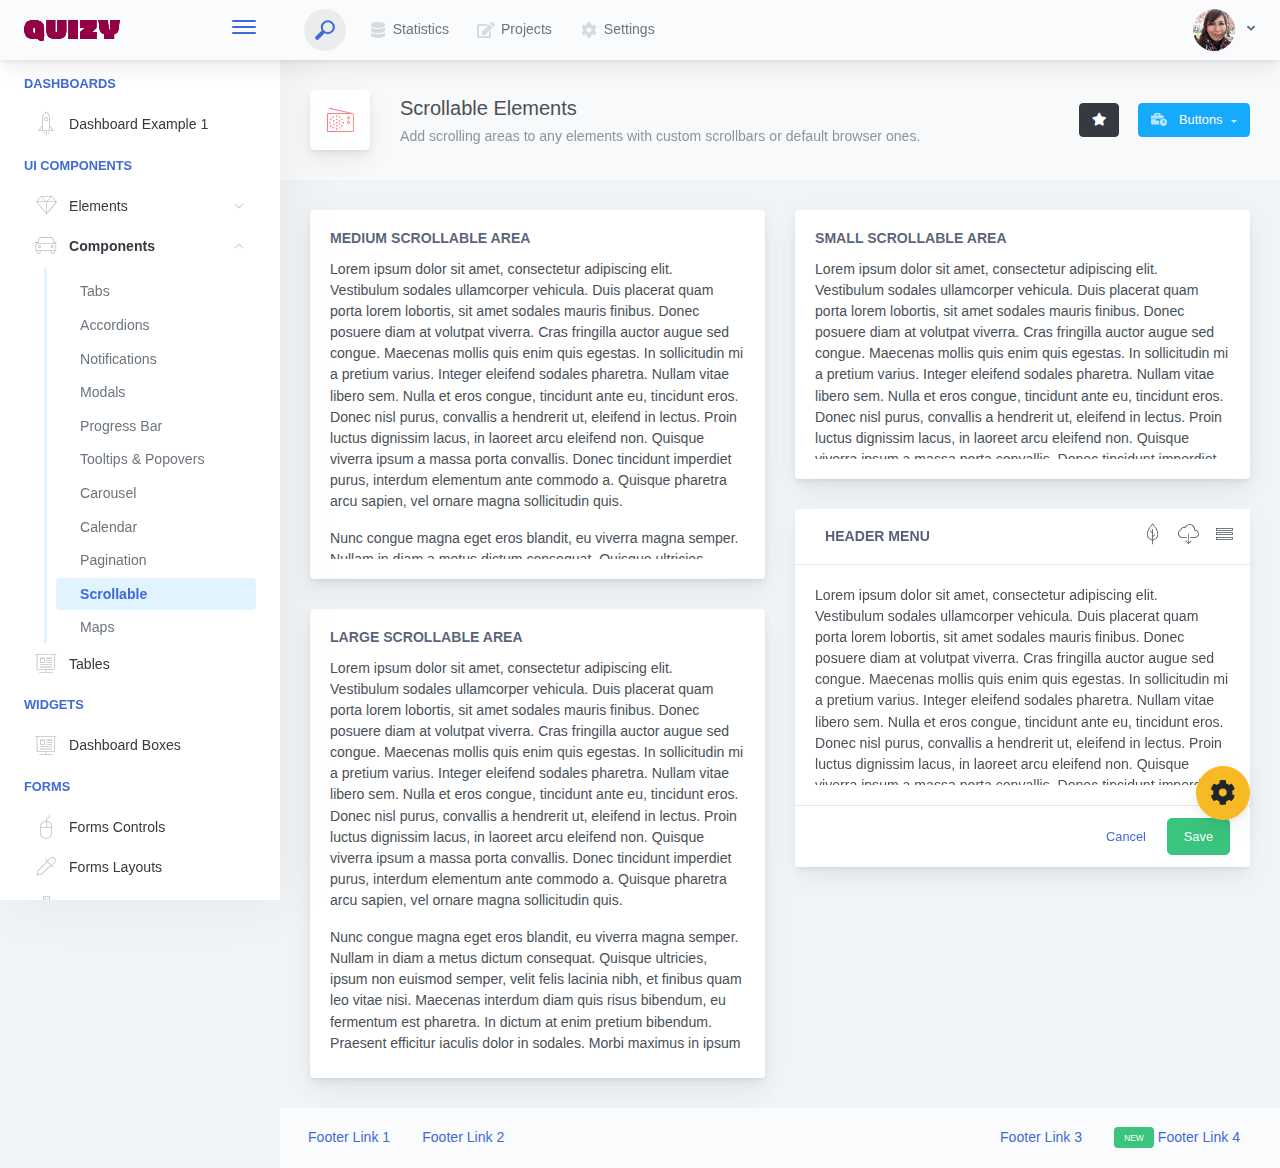
<file: adminpanel/admin/components-scrollable-elements.html>
<!doctype html>
<html lang="en">

<head>
    <meta charset="utf-8">
    <meta http-equiv="X-UA-Compatible" content="IE=edge">
    <meta http-equiv="Content-Language" content="en">
    <meta http-equiv="Content-Type" content="text/html; charset=utf-8"/>
    <title>Scrollable Elements - Add scrolling areas to any elements with custom scrollbars or default browser ones.</title>
    <meta name="viewport" content="width=device-width, initial-scale=1, maximum-scale=1, user-scalable=no, shrink-to-fit=no" />
    <meta name="description" content="Add scrolling areas to any elements with custom scrollbars or default browser ones.">
    <meta name="msapplication-tap-highlight" content="no">
    <!--
    =========================================================
    * ArchitectUI HTML Theme Dashboard - v1.0.0
    =========================================================
    * Product Page: https://dashboardpack.com
    * Copyright 2019 DashboardPack (https://dashboardpack.com)
    * Licensed under MIT (https://github.com/DashboardPack/architectui-html-theme-free/blob/master/LICENSE)
    =========================================================
    * The above copyright notice and this permission notice shall be included in all copies or substantial portions of the Software.
    -->
<link href="./main.css" rel="stylesheet"></head>
<body>
    <div class="app-container app-theme-white body-tabs-shadow fixed-sidebar fixed-header">
        <div class="app-header header-shadow">
            <div class="app-header__logo">
                <div class="logo-src"></div>
                <div class="header__pane ml-auto">
                    <div>
                        <button type="button" class="hamburger close-sidebar-btn hamburger--elastic" data-class="closed-sidebar">
                            <span class="hamburger-box">
                                <span class="hamburger-inner"></span>
                            </span>
                        </button>
                    </div>
                </div>
            </div>
            <div class="app-header__mobile-menu">
                <div>
                    <button type="button" class="hamburger hamburger--elastic mobile-toggle-nav">
                        <span class="hamburger-box">
                            <span class="hamburger-inner"></span>
                        </span>
                    </button>
                </div>
            </div>
            <div class="app-header__menu">
                <span>
                    <button type="button" class="btn-icon btn-icon-only btn btn-primary btn-sm mobile-toggle-header-nav">
                        <span class="btn-icon-wrapper">
                            <i class="fa fa-ellipsis-v fa-w-6"></i>
                        </span>
                    </button>
                </span>
            </div>    <div class="app-header__content">
                <div class="app-header-left">
                    <div class="search-wrapper">
                        <div class="input-holder">
                            <input type="text" class="search-input" placeholder="Type to search">
                            <button class="search-icon"><span></span></button>
                        </div>
                        <button class="close"></button>
                    </div>
                    <ul class="header-menu nav">
                        <li class="nav-item">
                            <a href="javascript:void(0);" class="nav-link">
                                <i class="nav-link-icon fa fa-database"> </i>
                                Statistics
                            </a>
                        </li>
                        <li class="btn-group nav-item">
                            <a href="javascript:void(0);" class="nav-link">
                                <i class="nav-link-icon fa fa-edit"></i>
                                Projects
                            </a>
                        </li>
                        <li class="dropdown nav-item">
                            <a href="javascript:void(0);" class="nav-link">
                                <i class="nav-link-icon fa fa-cog"></i>
                                Settings
                            </a>
                        </li>
                    </ul>        </div>
                <div class="app-header-right">
                    <div class="header-btn-lg pr-0">
                        <div class="widget-content p-0">
                            <div class="widget-content-wrapper">
                                <div class="widget-content-left">
                                    <div class="btn-group">
                                        <a data-toggle="dropdown" aria-haspopup="true" aria-expanded="false" class="p-0 btn">
                                            <img width="42" class="rounded-circle" src="assets/images/avatars/1.jpg" alt="">
                                            <i class="fa fa-angle-down ml-2 opacity-8"></i>
                                        </a>
                                        <div tabindex="-1" role="menu" aria-hidden="true" class="dropdown-menu dropdown-menu-right">
                                            <button type="button" tabindex="0" class="dropdown-item">User Account</button>
                                            <button type="button" tabindex="0" class="dropdown-item">Settings</button>
                                            <h6 tabindex="-1" class="dropdown-header">Header</h6>
                                            <button type="button" tabindex="0" class="dropdown-item">Actions</button>
                                            <div tabindex="-1" class="dropdown-divider"></div>
                                            <button type="button" tabindex="0" class="dropdown-item">Dividers</button>
                                        </div>
                                    </div>
                                </div>
                                <div class="widget-content-left  ml-3 header-user-info">
                                    <div class="widget-heading">
                                        Alina Mclourd
                                    </div>
                                    <div class="widget-subheading">
                                        VP People Manager
                                    </div>
                                </div>
                                <div class="widget-content-right header-user-info ml-3">
                                    <button type="button" class="btn-shadow p-1 btn btn-primary btn-sm show-toastr-example">
                                        <i class="fa text-white fa-calendar pr-1 pl-1"></i>
                                    </button>
                                </div>
                            </div>
                        </div>
                    </div>        </div>
            </div>
        </div>        <div class="ui-theme-settings">
            <button type="button" id="TooltipDemo" class="btn-open-options btn btn-warning">
                <i class="fa fa-cog fa-w-16 fa-spin fa-2x"></i>
            </button>
            <div class="theme-settings__inner">
                <div class="scrollbar-container">
                    <div class="theme-settings__options-wrapper">
                        <h3 class="themeoptions-heading">Layout Options
                        </h3>
                        <div class="p-3">
                            <ul class="list-group">
                                <li class="list-group-item">
                                    <div class="widget-content p-0">
                                        <div class="widget-content-wrapper">
                                            <div class="widget-content-left mr-3">
                                                <div class="switch has-switch switch-container-class" data-class="fixed-header">
                                                    <div class="switch-animate switch-on">
                                                        <input type="checkbox" checked data-toggle="toggle" data-onstyle="success">
                                                    </div>
                                                </div>
                                            </div>
                                            <div class="widget-content-left">
                                                <div class="widget-heading">Fixed Header
                                                </div>
                                                <div class="widget-subheading">Makes the header top fixed, always visible!
                                                </div>
                                            </div>
                                        </div>
                                    </div>
                                </li>
                                <li class="list-group-item">
                                    <div class="widget-content p-0">
                                        <div class="widget-content-wrapper">
                                            <div class="widget-content-left mr-3">
                                                <div class="switch has-switch switch-container-class" data-class="fixed-sidebar">
                                                    <div class="switch-animate switch-on">
                                                        <input type="checkbox" checked data-toggle="toggle" data-onstyle="success">
                                                    </div>
                                                </div>
                                            </div>
                                            <div class="widget-content-left">
                                                <div class="widget-heading">Fixed Sidebar
                                                </div>
                                                <div class="widget-subheading">Makes the sidebar left fixed, always visible!
                                                </div>
                                            </div>
                                        </div>
                                    </div>
                                </li>
                                <li class="list-group-item">
                                    <div class="widget-content p-0">
                                        <div class="widget-content-wrapper">
                                            <div class="widget-content-left mr-3">
                                                <div class="switch has-switch switch-container-class" data-class="fixed-footer">
                                                    <div class="switch-animate switch-off">
                                                        <input type="checkbox" data-toggle="toggle" data-onstyle="success">
                                                    </div>
                                                </div>
                                            </div>
                                            <div class="widget-content-left">
                                                <div class="widget-heading">Fixed Footer
                                                </div>
                                                <div class="widget-subheading">Makes the app footer bottom fixed, always visible!
                                                </div>
                                            </div>
                                        </div>
                                    </div>
                                </li>
                            </ul>
                        </div>
                        <h3 class="themeoptions-heading">
                            <div>
                                Header Options
                            </div>
                            <button type="button" class="btn-pill btn-shadow btn-wide ml-auto btn btn-focus btn-sm switch-header-cs-class" data-class="">
                                Restore Default
                            </button>
                        </h3>
                        <div class="p-3">
                            <ul class="list-group">
                                <li class="list-group-item">
                                    <h5 class="pb-2">Choose Color Scheme
                                    </h5>
                                    <div class="theme-settings-swatches">
                                        <div class="swatch-holder bg-primary switch-header-cs-class" data-class="bg-primary header-text-light">
                                        </div>
                                        <div class="swatch-holder bg-secondary switch-header-cs-class" data-class="bg-secondary header-text-light">
                                        </div>
                                        <div class="swatch-holder bg-success switch-header-cs-class" data-class="bg-success header-text-dark">
                                        </div>
                                        <div class="swatch-holder bg-info switch-header-cs-class" data-class="bg-info header-text-dark">
                                        </div>
                                        <div class="swatch-holder bg-warning switch-header-cs-class" data-class="bg-warning header-text-dark">
                                        </div>
                                        <div class="swatch-holder bg-danger switch-header-cs-class" data-class="bg-danger header-text-light">
                                        </div>
                                        <div class="swatch-holder bg-light switch-header-cs-class" data-class="bg-light header-text-dark">
                                        </div>
                                        <div class="swatch-holder bg-dark switch-header-cs-class" data-class="bg-dark header-text-light">
                                        </div>
                                        <div class="swatch-holder bg-focus switch-header-cs-class" data-class="bg-focus header-text-light">
                                        </div>
                                        <div class="swatch-holder bg-alternate switch-header-cs-class" data-class="bg-alternate header-text-light">
                                        </div>
                                        <div class="divider">
                                        </div>
                                        <div class="swatch-holder bg-vicious-stance switch-header-cs-class" data-class="bg-vicious-stance header-text-light">
                                        </div>
                                        <div class="swatch-holder bg-midnight-bloom switch-header-cs-class" data-class="bg-midnight-bloom header-text-light">
                                        </div>
                                        <div class="swatch-holder bg-night-sky switch-header-cs-class" data-class="bg-night-sky header-text-light">
                                        </div>
                                        <div class="swatch-holder bg-slick-carbon switch-header-cs-class" data-class="bg-slick-carbon header-text-light">
                                        </div>
                                        <div class="swatch-holder bg-asteroid switch-header-cs-class" data-class="bg-asteroid header-text-light">
                                        </div>
                                        <div class="swatch-holder bg-royal switch-header-cs-class" data-class="bg-royal header-text-light">
                                        </div>
                                        <div class="swatch-holder bg-warm-flame switch-header-cs-class" data-class="bg-warm-flame header-text-dark">
                                        </div>
                                        <div class="swatch-holder bg-night-fade switch-header-cs-class" data-class="bg-night-fade header-text-dark">
                                        </div>
                                        <div class="swatch-holder bg-sunny-morning switch-header-cs-class" data-class="bg-sunny-morning header-text-dark">
                                        </div>
                                        <div class="swatch-holder bg-tempting-azure switch-header-cs-class" data-class="bg-tempting-azure header-text-dark">
                                        </div>
                                        <div class="swatch-holder bg-amy-crisp switch-header-cs-class" data-class="bg-amy-crisp header-text-dark">
                                        </div>
                                        <div class="swatch-holder bg-heavy-rain switch-header-cs-class" data-class="bg-heavy-rain header-text-dark">
                                        </div>
                                        <div class="swatch-holder bg-mean-fruit switch-header-cs-class" data-class="bg-mean-fruit header-text-dark">
                                        </div>
                                        <div class="swatch-holder bg-malibu-beach switch-header-cs-class" data-class="bg-malibu-beach header-text-light">
                                        </div>
                                        <div class="swatch-holder bg-deep-blue switch-header-cs-class" data-class="bg-deep-blue header-text-dark">
                                        </div>
                                        <div class="swatch-holder bg-ripe-malin switch-header-cs-class" data-class="bg-ripe-malin header-text-light">
                                        </div>
                                        <div class="swatch-holder bg-arielle-smile switch-header-cs-class" data-class="bg-arielle-smile header-text-light">
                                        </div>
                                        <div class="swatch-holder bg-plum-plate switch-header-cs-class" data-class="bg-plum-plate header-text-light">
                                        </div>
                                        <div class="swatch-holder bg-happy-fisher switch-header-cs-class" data-class="bg-happy-fisher header-text-dark">
                                        </div>
                                        <div class="swatch-holder bg-happy-itmeo switch-header-cs-class" data-class="bg-happy-itmeo header-text-light">
                                        </div>
                                        <div class="swatch-holder bg-mixed-hopes switch-header-cs-class" data-class="bg-mixed-hopes header-text-light">
                                        </div>
                                        <div class="swatch-holder bg-strong-bliss switch-header-cs-class" data-class="bg-strong-bliss header-text-light">
                                        </div>
                                        <div class="swatch-holder bg-grow-early switch-header-cs-class" data-class="bg-grow-early header-text-light">
                                        </div>
                                        <div class="swatch-holder bg-love-kiss switch-header-cs-class" data-class="bg-love-kiss header-text-light">
                                        </div>
                                        <div class="swatch-holder bg-premium-dark switch-header-cs-class" data-class="bg-premium-dark header-text-light">
                                        </div>
                                        <div class="swatch-holder bg-happy-green switch-header-cs-class" data-class="bg-happy-green header-text-light">
                                        </div>
                                    </div>
                                </li>
                            </ul>
                        </div>
                        <h3 class="themeoptions-heading">
                            <div>Sidebar Options</div>
                            <button type="button" class="btn-pill btn-shadow btn-wide ml-auto btn btn-focus btn-sm switch-sidebar-cs-class" data-class="">
                                Restore Default
                            </button>
                        </h3>
                        <div class="p-3">
                            <ul class="list-group">
                                <li class="list-group-item">
                                    <h5 class="pb-2">Choose Color Scheme
                                    </h5>
                                    <div class="theme-settings-swatches">
                                        <div class="swatch-holder bg-primary switch-sidebar-cs-class" data-class="bg-primary sidebar-text-light">
                                        </div>
                                        <div class="swatch-holder bg-secondary switch-sidebar-cs-class" data-class="bg-secondary sidebar-text-light">
                                        </div>
                                        <div class="swatch-holder bg-success switch-sidebar-cs-class" data-class="bg-success sidebar-text-dark">
                                        </div>
                                        <div class="swatch-holder bg-info switch-sidebar-cs-class" data-class="bg-info sidebar-text-dark">
                                        </div>
                                        <div class="swatch-holder bg-warning switch-sidebar-cs-class" data-class="bg-warning sidebar-text-dark">
                                        </div>
                                        <div class="swatch-holder bg-danger switch-sidebar-cs-class" data-class="bg-danger sidebar-text-light">
                                        </div>
                                        <div class="swatch-holder bg-light switch-sidebar-cs-class" data-class="bg-light sidebar-text-dark">
                                        </div>
                                        <div class="swatch-holder bg-dark switch-sidebar-cs-class" data-class="bg-dark sidebar-text-light">
                                        </div>
                                        <div class="swatch-holder bg-focus switch-sidebar-cs-class" data-class="bg-focus sidebar-text-light">
                                        </div>
                                        <div class="swatch-holder bg-alternate switch-sidebar-cs-class" data-class="bg-alternate sidebar-text-light">
                                        </div>
                                        <div class="divider">
                                        </div>
                                        <div class="swatch-holder bg-vicious-stance switch-sidebar-cs-class" data-class="bg-vicious-stance sidebar-text-light">
                                        </div>
                                        <div class="swatch-holder bg-midnight-bloom switch-sidebar-cs-class" data-class="bg-midnight-bloom sidebar-text-light">
                                        </div>
                                        <div class="swatch-holder bg-night-sky switch-sidebar-cs-class" data-class="bg-night-sky sidebar-text-light">
                                        </div>
                                        <div class="swatch-holder bg-slick-carbon switch-sidebar-cs-class" data-class="bg-slick-carbon sidebar-text-light">
                                        </div>
                                        <div class="swatch-holder bg-asteroid switch-sidebar-cs-class" data-class="bg-asteroid sidebar-text-light">
                                        </div>
                                        <div class="swatch-holder bg-royal switch-sidebar-cs-class" data-class="bg-royal sidebar-text-light">
                                        </div>
                                        <div class="swatch-holder bg-warm-flame switch-sidebar-cs-class" data-class="bg-warm-flame sidebar-text-dark">
                                        </div>
                                        <div class="swatch-holder bg-night-fade switch-sidebar-cs-class" data-class="bg-night-fade sidebar-text-dark">
                                        </div>
                                        <div class="swatch-holder bg-sunny-morning switch-sidebar-cs-class" data-class="bg-sunny-morning sidebar-text-dark">
                                        </div>
                                        <div class="swatch-holder bg-tempting-azure switch-sidebar-cs-class" data-class="bg-tempting-azure sidebar-text-dark">
                                        </div>
                                        <div class="swatch-holder bg-amy-crisp switch-sidebar-cs-class" data-class="bg-amy-crisp sidebar-text-dark">
                                        </div>
                                        <div class="swatch-holder bg-heavy-rain switch-sidebar-cs-class" data-class="bg-heavy-rain sidebar-text-dark">
                                        </div>
                                        <div class="swatch-holder bg-mean-fruit switch-sidebar-cs-class" data-class="bg-mean-fruit sidebar-text-dark">
                                        </div>
                                        <div class="swatch-holder bg-malibu-beach switch-sidebar-cs-class" data-class="bg-malibu-beach sidebar-text-light">
                                        </div>
                                        <div class="swatch-holder bg-deep-blue switch-sidebar-cs-class" data-class="bg-deep-blue sidebar-text-dark">
                                        </div>
                                        <div class="swatch-holder bg-ripe-malin switch-sidebar-cs-class" data-class="bg-ripe-malin sidebar-text-light">
                                        </div>
                                        <div class="swatch-holder bg-arielle-smile switch-sidebar-cs-class" data-class="bg-arielle-smile sidebar-text-light">
                                        </div>
                                        <div class="swatch-holder bg-plum-plate switch-sidebar-cs-class" data-class="bg-plum-plate sidebar-text-light">
                                        </div>
                                        <div class="swatch-holder bg-happy-fisher switch-sidebar-cs-class" data-class="bg-happy-fisher sidebar-text-dark">
                                        </div>
                                        <div class="swatch-holder bg-happy-itmeo switch-sidebar-cs-class" data-class="bg-happy-itmeo sidebar-text-light">
                                        </div>
                                        <div class="swatch-holder bg-mixed-hopes switch-sidebar-cs-class" data-class="bg-mixed-hopes sidebar-text-light">
                                        </div>
                                        <div class="swatch-holder bg-strong-bliss switch-sidebar-cs-class" data-class="bg-strong-bliss sidebar-text-light">
                                        </div>
                                        <div class="swatch-holder bg-grow-early switch-sidebar-cs-class" data-class="bg-grow-early sidebar-text-light">
                                        </div>
                                        <div class="swatch-holder bg-love-kiss switch-sidebar-cs-class" data-class="bg-love-kiss sidebar-text-light">
                                        </div>
                                        <div class="swatch-holder bg-premium-dark switch-sidebar-cs-class" data-class="bg-premium-dark sidebar-text-light">
                                        </div>
                                        <div class="swatch-holder bg-happy-green switch-sidebar-cs-class" data-class="bg-happy-green sidebar-text-light">
                                        </div>
                                    </div>
                                </li>
                            </ul>
                        </div>
                        <h3 class="themeoptions-heading">
                            <div>Main Content Options</div>
                            <button type="button" class="btn-pill btn-shadow btn-wide ml-auto active btn btn-focus btn-sm">Restore Default
                            </button>
                        </h3>
                        <div class="p-3">
                            <ul class="list-group">
                                <li class="list-group-item">
                                    <h5 class="pb-2">Page Section Tabs
                                    </h5>
                                    <div class="theme-settings-swatches">
                                        <div role="group" class="mt-2 btn-group">
                                            <button type="button" class="btn-wide btn-shadow btn-primary btn btn-secondary switch-theme-class" data-class="body-tabs-line">
                                                Line
                                            </button>
                                            <button type="button" class="btn-wide btn-shadow btn-primary active btn btn-secondary switch-theme-class" data-class="body-tabs-shadow">
                                                Shadow
                                            </button>
                                        </div>
                                    </div>
                                </li>
                            </ul>
                        </div>
                    </div>
                </div>
            </div>
        </div>        <div class="app-main">
                <div class="app-sidebar sidebar-shadow">
                    <div class="app-header__logo">
                        <div class="logo-src"></div>
                        <div class="header__pane ml-auto">
                            <div>
                                <button type="button" class="hamburger close-sidebar-btn hamburger--elastic" data-class="closed-sidebar">
                                    <span class="hamburger-box">
                                        <span class="hamburger-inner"></span>
                                    </span>
                                </button>
                            </div>
                        </div>
                    </div>
                    <div class="app-header__mobile-menu">
                        <div>
                            <button type="button" class="hamburger hamburger--elastic mobile-toggle-nav">
                                <span class="hamburger-box">
                                    <span class="hamburger-inner"></span>
                                </span>
                            </button>
                        </div>
                    </div>
                    <div class="app-header__menu">
                        <span>
                            <button type="button" class="btn-icon btn-icon-only btn btn-primary btn-sm mobile-toggle-header-nav">
                                <span class="btn-icon-wrapper">
                                    <i class="fa fa-ellipsis-v fa-w-6"></i>
                                </span>
                            </button>
                        </span>
                    </div>    <div class="scrollbar-sidebar">
                        <div class="app-sidebar__inner">
                            <ul class="vertical-nav-menu">
                                <li class="app-sidebar__heading">Dashboards</li>
                                <li>
                                    <a href="index.html">
                                        <i class="metismenu-icon pe-7s-rocket"></i>
                                        Dashboard Example 1
                                    </a>
                                </li>
                                <li class="app-sidebar__heading">UI Components</li>
                                <li
                                    
                                    
                                    
                                    
                                    
                                    
                                    
                                    
                                >
                                    <a href="#">
                                        <i class="metismenu-icon pe-7s-diamond"></i>
                                        Elements
                                        <i class="metismenu-state-icon pe-7s-angle-down caret-left"></i>
                                    </a>
                                    <ul
                                        
                                        
                                        
                                        
                                        
                                        
                                        
                                        
                                    >
                                        <li>
                                            <a href="elements-buttons-standard.html">
                                                <i class="metismenu-icon"></i>
                                                Buttons
                                            </a>
                                        </li>
                                        <li>
                                            <a href="elements-dropdowns.html">
                                                <i class="metismenu-icon">
                                                </i>Dropdowns
                                            </a>
                                        </li>
                                        <li>
                                            <a href="elements-icons.html">
                                                <i class="metismenu-icon">
                                                </i>Icons
                                            </a>
                                        </li>
                                        <li>
                                            <a href="elements-badges-labels.html">
                                                <i class="metismenu-icon">
                                                </i>Badges
                                            </a>
                                        </li>
                                        <li>
                                            <a href="elements-cards.html">
                                                <i class="metismenu-icon">
                                                </i>Cards
                                            </a>
                                        </li>
                                        <li>
                                            <a href="elements-list-group.html">
                                                <i class="metismenu-icon">
                                                </i>List Groups
                                            </a>
                                        </li>
                                        <li>
                                            <a href="elements-navigation.html">
                                                <i class="metismenu-icon">
                                                </i>Navigation Menus
                                            </a>
                                        </li>
                                        <li>
                                            <a href="elements-utilities.html">
                                                <i class="metismenu-icon">
                                                </i>Utilities
                                            </a>
                                        </li>
                                    </ul>
                                </li>
                                <li
                                    
                                    
                                    
                                    
                                    
                                    
                                    
                                    
                                    
                                     class="mm-active"
                                    
                                >
                                    <a href="#">
                                        <i class="metismenu-icon pe-7s-car"></i>
                                        Components
                                        <i class="metismenu-state-icon pe-7s-angle-down caret-left"></i>
                                    </a>
                                    <ul
                                        
                                        
                                        
                                        
                                        
                                        
                                        
                                        
                                        
                                         class="mm-show"
                                        
                                    >
                                        <li>
                                            <a href="components-tabs.html">
                                                <i class="metismenu-icon">
                                                </i>Tabs
                                            </a>
                                        </li>
                                        <li>
                                            <a href="components-accordions.html">
                                                <i class="metismenu-icon">
                                                </i>Accordions
                                            </a>
                                        </li>
                                        <li>
                                            <a href="components-notifications.html">
                                                <i class="metismenu-icon">
                                                </i>Notifications
                                            </a>
                                        </li>
                                        <li>
                                            <a href="components-modals.html">
                                                <i class="metismenu-icon">
                                                </i>Modals
                                            </a>
                                        </li>
                                        <li>
                                            <a href="components-progress-bar.html">
                                                <i class="metismenu-icon">
                                                </i>Progress Bar
                                            </a>
                                        </li>
                                        <li>
                                            <a href="components-tooltips-popovers.html">
                                                <i class="metismenu-icon">
                                                </i>Tooltips &amp; Popovers
                                            </a>
                                        </li>
                                        <li>
                                            <a href="components-carousel.html">
                                                <i class="metismenu-icon">
                                                </i>Carousel
                                            </a>
                                        </li>
                                        <li>
                                            <a href="components-calendar.html">
                                                <i class="metismenu-icon">
                                                </i>Calendar
                                            </a>
                                        </li>
                                        <li>
                                            <a href="components-pagination.html">
                                                <i class="metismenu-icon">
                                                </i>Pagination
                                            </a>
                                        </li>
                                        <li>
                                            <a href="components-scrollable-elements.html" class="mm-active">
                                                <i class="metismenu-icon">
                                                </i>Scrollable
                                            </a>
                                        </li>
                                        <li>
                                            <a href="components-maps.html">
                                                <i class="metismenu-icon">
                                                </i>Maps
                                            </a>
                                        </li>
                                    </ul>
                                </li>
                                <li  >
                                    <a href="tables-regular.html">
                                        <i class="metismenu-icon pe-7s-display2"></i>
                                        Tables
                                    </a>
                                </li>
                                <li class="app-sidebar__heading">Widgets</li>
                                <li>
                                    <a href="dashboard-boxes.html">
                                        <i class="metismenu-icon pe-7s-display2"></i>
                                        Dashboard Boxes
                                    </a>
                                </li>
                                <li class="app-sidebar__heading">Forms</li>
                                <li>
                                    <a href="forms-controls.html">
                                        <i class="metismenu-icon pe-7s-mouse">
                                        </i>Forms Controls
                                    </a>
                                </li>
                                <li>
                                    <a href="forms-layouts.html">
                                        <i class="metismenu-icon pe-7s-eyedropper">
                                        </i>Forms Layouts
                                    </a>
                                </li>
                                <li>
                                    <a href="forms-validation.html">
                                        <i class="metismenu-icon pe-7s-pendrive">
                                        </i>Forms Validation
                                    </a>
                                </li>
                                <li class="app-sidebar__heading">Charts</li>
                                <li>
                                    <a href="charts-chartjs.html">
                                        <i class="metismenu-icon pe-7s-graph2">
                                        </i>ChartJS
                                    </a>
                                </li>
                                <li class="app-sidebar__heading">PRO Version</li>
                                <li>
                                    <a href="https://dashboardpack.com/theme-details/architectui-dashboard-html-pro/" target="_blank">
                                        <i class="metismenu-icon pe-7s-graph2">
                                        </i>
                                        Upgrade to PRO
                                    </a>
                                </li>
                            </ul>
                        </div>
                    </div>
                </div>    <div class="app-main__outer">
                    <div class="app-main__inner">
                        <div class="app-page-title">
                            <div class="page-title-wrapper">
                                <div class="page-title-heading">
                                    <div class="page-title-icon">
                                        <i class="pe-7s-radio icon-gradient bg-strong-bliss">
                                        </i>
                                    </div>
                                    <div>Scrollable Elements
                                        <div class="page-title-subheading">Add scrolling areas to any elements with custom scrollbars or default browser ones.
                                        </div>
                                    </div>
                                </div>
                                <div class="page-title-actions">
                                    <button type="button" data-toggle="tooltip" title="Example Tooltip" data-placement="bottom" class="btn-shadow mr-3 btn btn-dark">
                                        <i class="fa fa-star"></i>
                                    </button>
                                    <div class="d-inline-block dropdown">
                                        <button type="button" data-toggle="dropdown" aria-haspopup="true" aria-expanded="false" class="btn-shadow dropdown-toggle btn btn-info">
                                            <span class="btn-icon-wrapper pr-2 opacity-7">
                                                <i class="fa fa-business-time fa-w-20"></i>
                                            </span>
                                            Buttons
                                        </button>
                                        <div tabindex="-1" role="menu" aria-hidden="true" class="dropdown-menu dropdown-menu-right">
                                            <ul class="nav flex-column">
                                                <li class="nav-item">
                                                    <a href="javascript:void(0);" class="nav-link">
                                                        <i class="nav-link-icon lnr-inbox"></i>
                                                        <span>
                                                            Inbox
                                                        </span>
                                                        <div class="ml-auto badge badge-pill badge-secondary">86</div>
                                                    </a>
                                                </li>
                                                <li class="nav-item">
                                                    <a href="javascript:void(0);" class="nav-link">
                                                        <i class="nav-link-icon lnr-book"></i>
                                                        <span>
                                                            Book
                                                        </span>
                                                        <div class="ml-auto badge badge-pill badge-danger">5</div>
                                                    </a>
                                                </li>
                                                <li class="nav-item">
                                                    <a href="javascript:void(0);" class="nav-link">
                                                        <i class="nav-link-icon lnr-picture"></i>
                                                        <span>
                                                            Picture
                                                        </span>
                                                    </a>
                                                </li>
                                                <li class="nav-item">
                                                    <a disabled href="javascript:void(0);" class="nav-link disabled">
                                                        <i class="nav-link-icon lnr-file-empty"></i>
                                                        <span>
                                                            File Disabled
                                                        </span>
                                                    </a>
                                                </li>
                                            </ul>
                                        </div>
                                    </div>
                                </div>    </div>
                        </div>            <div class="row">
                            <div class="col-lg-6">
                                <div class="main-card mb-3 card">
                                    <div class="card-body"><h5 class="card-title">Medium Scrollable Area</h5>
                                        <div class="scroll-area-md">
                                            <div class="scrollbar-container ps--active-y"><p>Lorem ipsum dolor sit amet, consectetur adipiscing elit. Vestibulum sodales ullamcorper vehicula. Duis placerat quam porta lorem lobortis, sit amet sodales mauris
                                                finibus. Donec posuere diam at volutpat viverra. Cras fringilla auctor augue sed congue. Maecenas mollis quis enim quis egestas. In sollicitudin mi a pretium varius. Integer eleifend sodales pharetra. Nullam vitae
                                                libero sem. Nulla et eros congue, tincidunt ante eu, tincidunt eros. Donec nisl purus, convallis a hendrerit ut, eleifend in lectus. Proin luctus dignissim lacus, in laoreet arcu eleifend non. Quisque viverra ipsum
                                                a massa porta convallis. Donec tincidunt imperdiet purus, interdum elementum ante commodo a. Quisque pharetra arcu sapien, vel ornare magna sollicitudin quis.</p>
                                                <p>Nunc congue magna eget eros blandit, eu viverra magna semper. Nullam in diam a metus dictum consequat. Quisque ultricies, ipsum non euismod semper, velit felis lacinia nibh, et finibus quam leo vitae nisi.
                                                    Maecenas interdum diam quis risus bibendum, eu fermentum est pharetra. In dictum at enim pretium bibendum. Praesent efficitur iaculis dolor in sodales. Morbi maximus in ipsum in malesuada. Proin semper lacus
                                                    tempor magna aliquam, sed aliquam dui scelerisque. Donec nisi nulla, rhoncus a tristique eget, ultrices vitae dolor. Ut id urna vitae ante tincidunt pharetra at non metus. Nunc in suscipit nulla. Sed vitae leo
                                                    vulputate, euismod tortor vel, aliquet velit. Curabitur eget tincidunt elit. Nam et ligula finibus, eleifend velit et, commodo quam. Praesent non libero velit.</p>
                                                <p>Nunc congue magna eget eros blandit, eu viverra magna semper. Nullam in diam a metus dictum consequat. Quisque ultricies, ipsum non euismod semper, velit felis lacinia nibh, et finibus quam leo vitae nisi.
                                                    Maecenas interdum diam quis risus bibendum, eu fermentum est pharetra. In dictum at enim pretium bibendum. Praesent efficitur iaculis dolor in sodales. Morbi maximus in ipsum in malesuada. Proin semper lacus
                                                    tempor magna aliquam, sed aliquam dui scelerisque. Donec nisi nulla, rhoncus a tristique eget, ultrices vitae dolor. Ut id urna vitae ante tincidunt pharetra at non metus. Nunc in suscipit nulla. Sed vitae leo
                                                    vulputate, euismod tortor vel, aliquet velit. Curabitur eget tincidunt elit. Nam et ligula finibus, eleifend velit et, commodo quam. Praesent non libero velit.</p>
                                                <p>Nunc congue magna eget eros blandit, eu viverra magna semper. Nullam in diam a metus dictum consequat. Quisque ultricies, ipsum non euismod semper, velit felis lacinia nibh, et finibus quam leo vitae nisi.
                                                    Maecenas interdum diam quis risus bibendum, eu fermentum est pharetra. In dictum at enim pretium bibendum. Praesent efficitur iaculis dolor in sodales. Morbi maximus in ipsum in malesuada. Proin semper lacus
                                                    tempor magna aliquam, sed aliquam dui scelerisque. Donec nisi nulla, rhoncus a tristique eget, ultrices vitae dolor. Ut id urna vitae ante tincidunt pharetra at non metus. Nunc in suscipit nulla. Sed vitae leo
                                                    vulputate, euismod tortor vel, aliquet velit. Curabitur eget tincidunt elit. Nam et ligula finibus, eleifend velit et, commodo quam. Praesent non libero velit.</p>
                                            </div>
                                        </div>
                                    </div>
                                </div>
                                <div class="main-card mb-3 card">
                                    <div class="card-body"><h5 class="card-title">Large Scrollable Area</h5>
                                        <div class="scroll-area-lg">
                                            <div class="scrollbar-container ps--active-y"><p>Lorem ipsum dolor sit amet, consectetur adipiscing elit. Vestibulum sodales ullamcorper vehicula. Duis placerat quam porta lorem lobortis, sit amet sodales mauris
                                                finibus. Donec posuere diam at volutpat viverra. Cras fringilla auctor augue sed congue. Maecenas mollis quis enim quis egestas. In sollicitudin mi a pretium varius. Integer eleifend sodales pharetra. Nullam vitae
                                                libero sem. Nulla et eros congue, tincidunt ante eu, tincidunt eros. Donec nisl purus, convallis a hendrerit ut, eleifend in lectus. Proin luctus dignissim lacus, in laoreet arcu eleifend non. Quisque viverra ipsum
                                                a massa porta convallis. Donec tincidunt imperdiet purus, interdum elementum ante commodo a. Quisque pharetra arcu sapien, vel ornare magna sollicitudin quis.</p>
                                                <p>Nunc congue magna eget eros blandit, eu viverra magna semper. Nullam in diam a metus dictum consequat. Quisque ultricies, ipsum non euismod semper, velit felis lacinia nibh, et finibus quam leo vitae nisi.
                                                    Maecenas interdum diam quis risus bibendum, eu fermentum est pharetra. In dictum at enim pretium bibendum. Praesent efficitur iaculis dolor in sodales. Morbi maximus in ipsum in malesuada. Proin semper lacus
                                                    tempor magna aliquam, sed aliquam dui scelerisque. Donec nisi nulla, rhoncus a tristique eget, ultrices vitae dolor. Ut id urna vitae ante tincidunt pharetra at non metus. Nunc in suscipit nulla. Sed vitae leo
                                                    vulputate, euismod tortor vel, aliquet velit. Curabitur eget tincidunt elit. Nam et ligula finibus, eleifend velit et, commodo quam. Praesent non libero velit.</p>
                                                <p>Nunc congue magna eget eros blandit, eu viverra magna semper. Nullam in diam a metus dictum consequat. Quisque ultricies, ipsum non euismod semper, velit felis lacinia nibh, et finibus quam leo vitae nisi.
                                                    Maecenas interdum diam quis risus bibendum, eu fermentum est pharetra. In dictum at enim pretium bibendum. Praesent efficitur iaculis dolor in sodales. Morbi maximus in ipsum in malesuada. Proin semper lacus
                                                    tempor magna aliquam, sed aliquam dui scelerisque. Donec nisi nulla, rhoncus a tristique eget, ultrices vitae dolor. Ut id urna vitae ante tincidunt pharetra at non metus. Nunc in suscipit nulla. Sed vitae leo
                                                    vulputate, euismod tortor vel, aliquet velit. Curabitur eget tincidunt elit. Nam et ligula finibus, eleifend velit et, commodo quam. Praesent non libero velit.</p>
                                                <p>Nunc congue magna eget eros blandit, eu viverra magna semper. Nullam in diam a metus dictum consequat. Quisque ultricies, ipsum non euismod semper, velit felis lacinia nibh, et finibus quam leo vitae nisi.
                                                    Maecenas interdum diam quis risus bibendum, eu fermentum est pharetra. In dictum at enim pretium bibendum. Praesent efficitur iaculis dolor in sodales. Morbi maximus in ipsum in malesuada. Proin semper lacus
                                                    tempor magna aliquam, sed aliquam dui scelerisque. Donec nisi nulla, rhoncus a tristique eget, ultrices vitae dolor. Ut id urna vitae ante tincidunt pharetra at non metus. Nunc in suscipit nulla. Sed vitae leo
                                                    vulputate, euismod tortor vel, aliquet velit. Curabitur eget tincidunt elit. Nam et ligula finibus, eleifend velit et, commodo quam. Praesent non libero velit.</p>
                                            </div>
                                        </div>
                                    </div>
                                </div>
                            </div>
                            <div class="col-lg-6">
                                <div class="main-card mb-3 card">
                                    <div class="card-body"><h5 class="card-title">Small Scrollable Area</h5>
                                        <div class="scroll-area-sm">
                                            <div class="scrollbar-container ps--active-y"><p>Lorem ipsum dolor sit amet, consectetur adipiscing elit. Vestibulum sodales ullamcorper vehicula. Duis placerat quam porta lorem lobortis, sit amet sodales mauris
                                                finibus. Donec posuere diam at volutpat viverra. Cras fringilla auctor augue sed congue. Maecenas mollis quis enim quis egestas. In sollicitudin mi a pretium varius. Integer eleifend sodales pharetra. Nullam vitae
                                                libero sem. Nulla et eros congue, tincidunt ante eu, tincidunt eros. Donec nisl purus, convallis a hendrerit ut, eleifend in lectus. Proin luctus dignissim lacus, in laoreet arcu eleifend non. Quisque viverra ipsum
                                                a massa porta convallis. Donec tincidunt imperdiet purus, interdum elementum ante commodo a. Quisque pharetra arcu sapien, vel ornare magna sollicitudin quis.</p>
                                                <p>Nunc congue magna eget eros blandit, eu viverra magna semper. Nullam in diam a metus dictum consequat. Quisque ultricies, ipsum non euismod semper, velit felis lacinia nibh, et finibus quam leo vitae nisi.
                                                    Maecenas interdum diam quis risus bibendum, eu fermentum est pharetra. In dictum at enim pretium bibendum. Praesent efficitur iaculis dolor in sodales. Morbi maximus in ipsum in malesuada. Proin semper lacus
                                                    tempor magna aliquam, sed aliquam dui scelerisque. Donec nisi nulla, rhoncus a tristique eget, ultrices vitae dolor. Ut id urna vitae ante tincidunt pharetra at non metus. Nunc in suscipit nulla. Sed vitae leo
                                                    vulputate, euismod tortor vel, aliquet velit. Curabitur eget tincidunt elit. Nam et ligula finibus, eleifend velit et, commodo quam. Praesent non libero velit.</p>
                                                <p>Nunc congue magna eget eros blandit, eu viverra magna semper. Nullam in diam a metus dictum consequat. Quisque ultricies, ipsum non euismod semper, velit felis lacinia nibh, et finibus quam leo vitae nisi.
                                                    Maecenas interdum diam quis risus bibendum, eu fermentum est pharetra. In dictum at enim pretium bibendum. Praesent efficitur iaculis dolor in sodales. Morbi maximus in ipsum in malesuada. Proin semper lacus
                                                    tempor magna aliquam, sed aliquam dui scelerisque. Donec nisi nulla, rhoncus a tristique eget, ultrices vitae dolor. Ut id urna vitae ante tincidunt pharetra at non metus. Nunc in suscipit nulla. Sed vitae leo
                                                    vulputate, euismod tortor vel, aliquet velit. Curabitur eget tincidunt elit. Nam et ligula finibus, eleifend velit et, commodo quam. Praesent non libero velit.</p>
                                                <p>Nunc congue magna eget eros blandit, eu viverra magna semper. Nullam in diam a metus dictum consequat. Quisque ultricies, ipsum non euismod semper, velit felis lacinia nibh, et finibus quam leo vitae nisi.
                                                    Maecenas interdum diam quis risus bibendum, eu fermentum est pharetra. In dictum at enim pretium bibendum. Praesent efficitur iaculis dolor in sodales. Morbi maximus in ipsum in malesuada. Proin semper lacus
                                                    tempor magna aliquam, sed aliquam dui scelerisque. Donec nisi nulla, rhoncus a tristique eget, ultrices vitae dolor. Ut id urna vitae ante tincidunt pharetra at non metus. Nunc in suscipit nulla. Sed vitae leo
                                                    vulputate, euismod tortor vel, aliquet velit. Curabitur eget tincidunt elit. Nam et ligula finibus, eleifend velit et, commodo quam. Praesent non libero velit.</p>
                                            </div>
                                        </div>
                                    </div>
                                </div>
                                <div class="main-card mb-3 card">
                                    <div class="card-header">
                                        <i class="header-icon lnr-laptop-phone icon-gradient bg-plum-plate"> </i>
                                        Header Menu
                                        <div class="btn-actions-pane-right actions-icon-btn">
                                            <button class="btn-icon btn-icon-only btn btn-link"><i class="pe-7s-leaf btn-icon-wrapper"></i></button>
                                            <button class="btn-icon btn-icon-only btn btn-link"><i class="pe-7s-cloud-download btn-icon-wrapper"></i></button>
                                            <div class="btn-group">
                                                <button type="button" aria-haspopup="true" aria-expanded="false" class="btn-icon btn-icon-only btn btn-link"><i class="pe-7s-menu btn-icon-wrapper"></i></button>
                                                <div tabindex="-1" role="menu" aria-hidden="true" class="dropdown-menu-right dropdown-menu-shadow dropdown-menu-hover-link dropdown-menu"><h6 tabindex="-1" class="dropdown-header">Header</h6>
                                                    <button type="button" tabindex="0" class="dropdown-item"><i class="dropdown-icon lnr-inbox"> </i><span>Menus</span></button>
                                                    <button type="button" tabindex="0" class="dropdown-item"><i class="dropdown-icon lnr-file-empty"> </i><span>Settings</span></button>
                                                    <button type="button" tabindex="0" class="dropdown-item"><i class="dropdown-icon lnr-book"> </i><span>Actions</span></button>
                                                    <div tabindex="-1" class="dropdown-divider"></div>
                                                    <div class="p-3 text-right">
                                                        <button class="mr-2 btn-shadow btn-sm btn btn-link">View Details</button>
                                                        <button class="mr-2 btn-shadow btn-sm btn btn-primary">Action</button>
                                                    </div>
                                                </div>
                                            </div>
                                        </div>
                                    </div>
                                    <div class="card-body">
                                        <div class="scroll-area-sm">
                                            <div class="scrollbar-container ps--active-y"><p>Lorem ipsum dolor sit amet, consectetur adipiscing elit. Vestibulum sodales ullamcorper vehicula. Duis placerat quam porta lorem lobortis, sit amet sodales mauris
                                                finibus. Donec posuere diam at volutpat viverra. Cras fringilla auctor augue sed congue. Maecenas mollis quis enim quis egestas. In sollicitudin mi a pretium varius. Integer eleifend sodales pharetra. Nullam vitae
                                                libero sem. Nulla et eros congue, tincidunt ante eu, tincidunt eros. Donec nisl purus, convallis a hendrerit ut, eleifend in lectus. Proin luctus dignissim lacus, in laoreet arcu eleifend non. Quisque viverra ipsum
                                                a massa porta convallis. Donec tincidunt imperdiet purus, interdum elementum ante commodo a. Quisque pharetra arcu sapien, vel ornare magna sollicitudin quis.</p>
                                                <p>Nunc congue magna eget eros blandit, eu viverra magna semper. Nullam in diam a metus dictum consequat. Quisque ultricies, ipsum non euismod semper, velit felis lacinia nibh, et finibus quam leo vitae nisi.
                                                    Maecenas interdum diam quis risus bibendum, eu fermentum est pharetra. In dictum at enim pretium bibendum. Praesent efficitur iaculis dolor in sodales. Morbi maximus in ipsum in malesuada. Proin semper lacus
                                                    tempor magna aliquam, sed aliquam dui scelerisque. Donec nisi nulla, rhoncus a tristique eget, ultrices vitae dolor. Ut id urna vitae ante tincidunt pharetra at non metus. Nunc in suscipit nulla. Sed vitae leo
                                                    vulputate, euismod tortor vel, aliquet velit. Curabitur eget tincidunt elit. Nam et ligula finibus, eleifend velit et, commodo quam. Praesent non libero velit.</p>
                                                <p>Nunc congue magna eget eros blandit, eu viverra magna semper. Nullam in diam a metus dictum consequat. Quisque ultricies, ipsum non euismod semper, velit felis lacinia nibh, et finibus quam leo vitae nisi.
                                                    Maecenas interdum diam quis risus bibendum, eu fermentum est pharetra. In dictum at enim pretium bibendum. Praesent efficitur iaculis dolor in sodales. Morbi maximus in ipsum in malesuada. Proin semper lacus
                                                    tempor magna aliquam, sed aliquam dui scelerisque. Donec nisi nulla, rhoncus a tristique eget, ultrices vitae dolor. Ut id urna vitae ante tincidunt pharetra at non metus. Nunc in suscipit nulla. Sed vitae leo
                                                    vulputate, euismod tortor vel, aliquet velit. Curabitur eget tincidunt elit. Nam et ligula finibus, eleifend velit et, commodo quam. Praesent non libero velit.</p>
                                            </div>
                                        </div>
                                    </div>
                                    <div class="d-block text-right card-footer">
                                        <button class="mr-2 btn btn-link btn-sm">Cancel</button>
                                        <button class="btn btn-success btn-lg">Save</button>
                                    </div>
                                </div>
                            </div>
                        </div>
                    </div>
                    <div class="app-wrapper-footer">
                        <div class="app-footer">
                            <div class="app-footer__inner">
                                <div class="app-footer-left">
                                    <ul class="nav">
                                        <li class="nav-item">
                                            <a href="javascript:void(0);" class="nav-link">
                                                Footer Link 1
                                            </a>
                                        </li>
                                        <li class="nav-item">
                                            <a href="javascript:void(0);" class="nav-link">
                                                Footer Link 2
                                            </a>
                                        </li>
                                    </ul>
                                </div>
                                <div class="app-footer-right">
                                    <ul class="nav">
                                        <li class="nav-item">
                                            <a href="javascript:void(0);" class="nav-link">
                                                Footer Link 3
                                            </a>
                                        </li>
                                        <li class="nav-item">
                                            <a href="javascript:void(0);" class="nav-link">
                                                <div class="badge badge-success mr-1 ml-0">
                                                    <small>NEW</small>
                                                </div>
                                                Footer Link 4
                                            </a>
                                        </li>
                                    </ul>
                                </div>
                            </div>
                        </div>
                    </div>    </div>
        </div>
    </div>
<script type="text/javascript" src="./assets/scripts/main.js"></script></body>
</html>
</file>
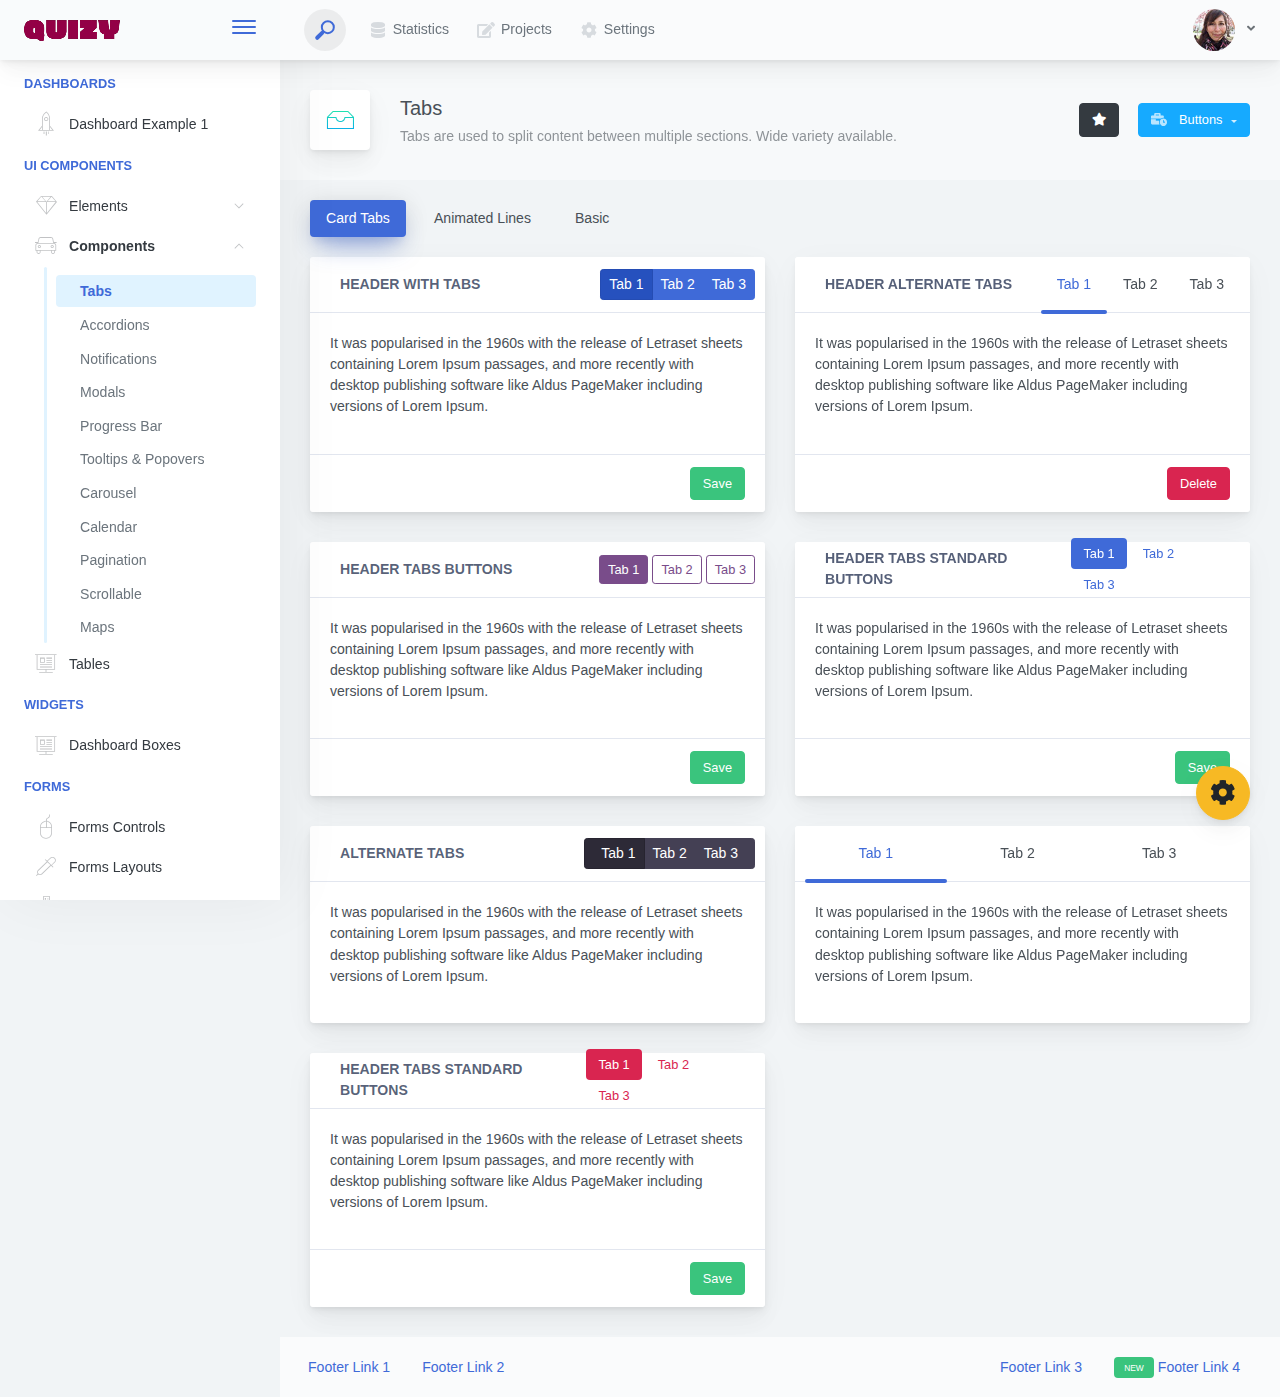
<file: adminpanel/admin/components-tabs.html>
<!doctype html>
<html lang="en">

<head>
    <meta charset="utf-8">
    <meta http-equiv="X-UA-Compatible" content="IE=edge">
    <meta http-equiv="Content-Language" content="en">
    <meta http-equiv="Content-Type" content="text/html; charset=utf-8"/>
    <title>Tabs - Tabs are used to split content between multiple sections. Wide variety available.</title>
    <meta name="viewport" content="width=device-width, initial-scale=1, maximum-scale=1, user-scalable=no, shrink-to-fit=no" />
    <meta name="description" content="Tabs are used to split content between multiple sections. Wide variety available.">
    <meta name="msapplication-tap-highlight" content="no">
    <!--
    =========================================================
    * ArchitectUI HTML Theme Dashboard - v1.0.0
    =========================================================
    * Product Page: https://dashboardpack.com
    * Copyright 2019 DashboardPack (https://dashboardpack.com)
    * Licensed under MIT (https://github.com/DashboardPack/architectui-html-theme-free/blob/master/LICENSE)
    =========================================================
    * The above copyright notice and this permission notice shall be included in all copies or substantial portions of the Software.
    -->
<link href="./main.css" rel="stylesheet"></head>
<body>
    <div class="app-container app-theme-white body-tabs-shadow fixed-sidebar fixed-header">
        <div class="app-header header-shadow">
            <div class="app-header__logo">
                <div class="logo-src"></div>
                <div class="header__pane ml-auto">
                    <div>
                        <button type="button" class="hamburger close-sidebar-btn hamburger--elastic" data-class="closed-sidebar">
                            <span class="hamburger-box">
                                <span class="hamburger-inner"></span>
                            </span>
                        </button>
                    </div>
                </div>
            </div>
            <div class="app-header__mobile-menu">
                <div>
                    <button type="button" class="hamburger hamburger--elastic mobile-toggle-nav">
                        <span class="hamburger-box">
                            <span class="hamburger-inner"></span>
                        </span>
                    </button>
                </div>
            </div>
            <div class="app-header__menu">
                <span>
                    <button type="button" class="btn-icon btn-icon-only btn btn-primary btn-sm mobile-toggle-header-nav">
                        <span class="btn-icon-wrapper">
                            <i class="fa fa-ellipsis-v fa-w-6"></i>
                        </span>
                    </button>
                </span>
            </div>    <div class="app-header__content">
                <div class="app-header-left">
                    <div class="search-wrapper">
                        <div class="input-holder">
                            <input type="text" class="search-input" placeholder="Type to search">
                            <button class="search-icon"><span></span></button>
                        </div>
                        <button class="close"></button>
                    </div>
                    <ul class="header-menu nav">
                        <li class="nav-item">
                            <a href="javascript:void(0);" class="nav-link">
                                <i class="nav-link-icon fa fa-database"> </i>
                                Statistics
                            </a>
                        </li>
                        <li class="btn-group nav-item">
                            <a href="javascript:void(0);" class="nav-link">
                                <i class="nav-link-icon fa fa-edit"></i>
                                Projects
                            </a>
                        </li>
                        <li class="dropdown nav-item">
                            <a href="javascript:void(0);" class="nav-link">
                                <i class="nav-link-icon fa fa-cog"></i>
                                Settings
                            </a>
                        </li>
                    </ul>        </div>
                <div class="app-header-right">
                    <div class="header-btn-lg pr-0">
                        <div class="widget-content p-0">
                            <div class="widget-content-wrapper">
                                <div class="widget-content-left">
                                    <div class="btn-group">
                                        <a data-toggle="dropdown" aria-haspopup="true" aria-expanded="false" class="p-0 btn">
                                            <img width="42" class="rounded-circle" src="assets/images/avatars/1.jpg" alt="">
                                            <i class="fa fa-angle-down ml-2 opacity-8"></i>
                                        </a>
                                        <div tabindex="-1" role="menu" aria-hidden="true" class="dropdown-menu dropdown-menu-right">
                                            <button type="button" tabindex="0" class="dropdown-item">User Account</button>
                                            <button type="button" tabindex="0" class="dropdown-item">Settings</button>
                                            <h6 tabindex="-1" class="dropdown-header">Header</h6>
                                            <button type="button" tabindex="0" class="dropdown-item">Actions</button>
                                            <div tabindex="-1" class="dropdown-divider"></div>
                                            <button type="button" tabindex="0" class="dropdown-item">Dividers</button>
                                        </div>
                                    </div>
                                </div>
                                <div class="widget-content-left  ml-3 header-user-info">
                                    <div class="widget-heading">
                                        Alina Mclourd
                                    </div>
                                    <div class="widget-subheading">
                                        VP People Manager
                                    </div>
                                </div>
                                <div class="widget-content-right header-user-info ml-3">
                                    <button type="button" class="btn-shadow p-1 btn btn-primary btn-sm show-toastr-example">
                                        <i class="fa text-white fa-calendar pr-1 pl-1"></i>
                                    </button>
                                </div>
                            </div>
                        </div>
                    </div>        </div>
            </div>
        </div>        <div class="ui-theme-settings">
            <button type="button" id="TooltipDemo" class="btn-open-options btn btn-warning">
                <i class="fa fa-cog fa-w-16 fa-spin fa-2x"></i>
            </button>
            <div class="theme-settings__inner">
                <div class="scrollbar-container">
                    <div class="theme-settings__options-wrapper">
                        <h3 class="themeoptions-heading">Layout Options
                        </h3>
                        <div class="p-3">
                            <ul class="list-group">
                                <li class="list-group-item">
                                    <div class="widget-content p-0">
                                        <div class="widget-content-wrapper">
                                            <div class="widget-content-left mr-3">
                                                <div class="switch has-switch switch-container-class" data-class="fixed-header">
                                                    <div class="switch-animate switch-on">
                                                        <input type="checkbox" checked data-toggle="toggle" data-onstyle="success">
                                                    </div>
                                                </div>
                                            </div>
                                            <div class="widget-content-left">
                                                <div class="widget-heading">Fixed Header
                                                </div>
                                                <div class="widget-subheading">Makes the header top fixed, always visible!
                                                </div>
                                            </div>
                                        </div>
                                    </div>
                                </li>
                                <li class="list-group-item">
                                    <div class="widget-content p-0">
                                        <div class="widget-content-wrapper">
                                            <div class="widget-content-left mr-3">
                                                <div class="switch has-switch switch-container-class" data-class="fixed-sidebar">
                                                    <div class="switch-animate switch-on">
                                                        <input type="checkbox" checked data-toggle="toggle" data-onstyle="success">
                                                    </div>
                                                </div>
                                            </div>
                                            <div class="widget-content-left">
                                                <div class="widget-heading">Fixed Sidebar
                                                </div>
                                                <div class="widget-subheading">Makes the sidebar left fixed, always visible!
                                                </div>
                                            </div>
                                        </div>
                                    </div>
                                </li>
                                <li class="list-group-item">
                                    <div class="widget-content p-0">
                                        <div class="widget-content-wrapper">
                                            <div class="widget-content-left mr-3">
                                                <div class="switch has-switch switch-container-class" data-class="fixed-footer">
                                                    <div class="switch-animate switch-off">
                                                        <input type="checkbox" data-toggle="toggle" data-onstyle="success">
                                                    </div>
                                                </div>
                                            </div>
                                            <div class="widget-content-left">
                                                <div class="widget-heading">Fixed Footer
                                                </div>
                                                <div class="widget-subheading">Makes the app footer bottom fixed, always visible!
                                                </div>
                                            </div>
                                        </div>
                                    </div>
                                </li>
                            </ul>
                        </div>
                        <h3 class="themeoptions-heading">
                            <div>
                                Header Options
                            </div>
                            <button type="button" class="btn-pill btn-shadow btn-wide ml-auto btn btn-focus btn-sm switch-header-cs-class" data-class="">
                                Restore Default
                            </button>
                        </h3>
                        <div class="p-3">
                            <ul class="list-group">
                                <li class="list-group-item">
                                    <h5 class="pb-2">Choose Color Scheme
                                    </h5>
                                    <div class="theme-settings-swatches">
                                        <div class="swatch-holder bg-primary switch-header-cs-class" data-class="bg-primary header-text-light">
                                        </div>
                                        <div class="swatch-holder bg-secondary switch-header-cs-class" data-class="bg-secondary header-text-light">
                                        </div>
                                        <div class="swatch-holder bg-success switch-header-cs-class" data-class="bg-success header-text-dark">
                                        </div>
                                        <div class="swatch-holder bg-info switch-header-cs-class" data-class="bg-info header-text-dark">
                                        </div>
                                        <div class="swatch-holder bg-warning switch-header-cs-class" data-class="bg-warning header-text-dark">
                                        </div>
                                        <div class="swatch-holder bg-danger switch-header-cs-class" data-class="bg-danger header-text-light">
                                        </div>
                                        <div class="swatch-holder bg-light switch-header-cs-class" data-class="bg-light header-text-dark">
                                        </div>
                                        <div class="swatch-holder bg-dark switch-header-cs-class" data-class="bg-dark header-text-light">
                                        </div>
                                        <div class="swatch-holder bg-focus switch-header-cs-class" data-class="bg-focus header-text-light">
                                        </div>
                                        <div class="swatch-holder bg-alternate switch-header-cs-class" data-class="bg-alternate header-text-light">
                                        </div>
                                        <div class="divider">
                                        </div>
                                        <div class="swatch-holder bg-vicious-stance switch-header-cs-class" data-class="bg-vicious-stance header-text-light">
                                        </div>
                                        <div class="swatch-holder bg-midnight-bloom switch-header-cs-class" data-class="bg-midnight-bloom header-text-light">
                                        </div>
                                        <div class="swatch-holder bg-night-sky switch-header-cs-class" data-class="bg-night-sky header-text-light">
                                        </div>
                                        <div class="swatch-holder bg-slick-carbon switch-header-cs-class" data-class="bg-slick-carbon header-text-light">
                                        </div>
                                        <div class="swatch-holder bg-asteroid switch-header-cs-class" data-class="bg-asteroid header-text-light">
                                        </div>
                                        <div class="swatch-holder bg-royal switch-header-cs-class" data-class="bg-royal header-text-light">
                                        </div>
                                        <div class="swatch-holder bg-warm-flame switch-header-cs-class" data-class="bg-warm-flame header-text-dark">
                                        </div>
                                        <div class="swatch-holder bg-night-fade switch-header-cs-class" data-class="bg-night-fade header-text-dark">
                                        </div>
                                        <div class="swatch-holder bg-sunny-morning switch-header-cs-class" data-class="bg-sunny-morning header-text-dark">
                                        </div>
                                        <div class="swatch-holder bg-tempting-azure switch-header-cs-class" data-class="bg-tempting-azure header-text-dark">
                                        </div>
                                        <div class="swatch-holder bg-amy-crisp switch-header-cs-class" data-class="bg-amy-crisp header-text-dark">
                                        </div>
                                        <div class="swatch-holder bg-heavy-rain switch-header-cs-class" data-class="bg-heavy-rain header-text-dark">
                                        </div>
                                        <div class="swatch-holder bg-mean-fruit switch-header-cs-class" data-class="bg-mean-fruit header-text-dark">
                                        </div>
                                        <div class="swatch-holder bg-malibu-beach switch-header-cs-class" data-class="bg-malibu-beach header-text-light">
                                        </div>
                                        <div class="swatch-holder bg-deep-blue switch-header-cs-class" data-class="bg-deep-blue header-text-dark">
                                        </div>
                                        <div class="swatch-holder bg-ripe-malin switch-header-cs-class" data-class="bg-ripe-malin header-text-light">
                                        </div>
                                        <div class="swatch-holder bg-arielle-smile switch-header-cs-class" data-class="bg-arielle-smile header-text-light">
                                        </div>
                                        <div class="swatch-holder bg-plum-plate switch-header-cs-class" data-class="bg-plum-plate header-text-light">
                                        </div>
                                        <div class="swatch-holder bg-happy-fisher switch-header-cs-class" data-class="bg-happy-fisher header-text-dark">
                                        </div>
                                        <div class="swatch-holder bg-happy-itmeo switch-header-cs-class" data-class="bg-happy-itmeo header-text-light">
                                        </div>
                                        <div class="swatch-holder bg-mixed-hopes switch-header-cs-class" data-class="bg-mixed-hopes header-text-light">
                                        </div>
                                        <div class="swatch-holder bg-strong-bliss switch-header-cs-class" data-class="bg-strong-bliss header-text-light">
                                        </div>
                                        <div class="swatch-holder bg-grow-early switch-header-cs-class" data-class="bg-grow-early header-text-light">
                                        </div>
                                        <div class="swatch-holder bg-love-kiss switch-header-cs-class" data-class="bg-love-kiss header-text-light">
                                        </div>
                                        <div class="swatch-holder bg-premium-dark switch-header-cs-class" data-class="bg-premium-dark header-text-light">
                                        </div>
                                        <div class="swatch-holder bg-happy-green switch-header-cs-class" data-class="bg-happy-green header-text-light">
                                        </div>
                                    </div>
                                </li>
                            </ul>
                        </div>
                        <h3 class="themeoptions-heading">
                            <div>Sidebar Options</div>
                            <button type="button" class="btn-pill btn-shadow btn-wide ml-auto btn btn-focus btn-sm switch-sidebar-cs-class" data-class="">
                                Restore Default
                            </button>
                        </h3>
                        <div class="p-3">
                            <ul class="list-group">
                                <li class="list-group-item">
                                    <h5 class="pb-2">Choose Color Scheme
                                    </h5>
                                    <div class="theme-settings-swatches">
                                        <div class="swatch-holder bg-primary switch-sidebar-cs-class" data-class="bg-primary sidebar-text-light">
                                        </div>
                                        <div class="swatch-holder bg-secondary switch-sidebar-cs-class" data-class="bg-secondary sidebar-text-light">
                                        </div>
                                        <div class="swatch-holder bg-success switch-sidebar-cs-class" data-class="bg-success sidebar-text-dark">
                                        </div>
                                        <div class="swatch-holder bg-info switch-sidebar-cs-class" data-class="bg-info sidebar-text-dark">
                                        </div>
                                        <div class="swatch-holder bg-warning switch-sidebar-cs-class" data-class="bg-warning sidebar-text-dark">
                                        </div>
                                        <div class="swatch-holder bg-danger switch-sidebar-cs-class" data-class="bg-danger sidebar-text-light">
                                        </div>
                                        <div class="swatch-holder bg-light switch-sidebar-cs-class" data-class="bg-light sidebar-text-dark">
                                        </div>
                                        <div class="swatch-holder bg-dark switch-sidebar-cs-class" data-class="bg-dark sidebar-text-light">
                                        </div>
                                        <div class="swatch-holder bg-focus switch-sidebar-cs-class" data-class="bg-focus sidebar-text-light">
                                        </div>
                                        <div class="swatch-holder bg-alternate switch-sidebar-cs-class" data-class="bg-alternate sidebar-text-light">
                                        </div>
                                        <div class="divider">
                                        </div>
                                        <div class="swatch-holder bg-vicious-stance switch-sidebar-cs-class" data-class="bg-vicious-stance sidebar-text-light">
                                        </div>
                                        <div class="swatch-holder bg-midnight-bloom switch-sidebar-cs-class" data-class="bg-midnight-bloom sidebar-text-light">
                                        </div>
                                        <div class="swatch-holder bg-night-sky switch-sidebar-cs-class" data-class="bg-night-sky sidebar-text-light">
                                        </div>
                                        <div class="swatch-holder bg-slick-carbon switch-sidebar-cs-class" data-class="bg-slick-carbon sidebar-text-light">
                                        </div>
                                        <div class="swatch-holder bg-asteroid switch-sidebar-cs-class" data-class="bg-asteroid sidebar-text-light">
                                        </div>
                                        <div class="swatch-holder bg-royal switch-sidebar-cs-class" data-class="bg-royal sidebar-text-light">
                                        </div>
                                        <div class="swatch-holder bg-warm-flame switch-sidebar-cs-class" data-class="bg-warm-flame sidebar-text-dark">
                                        </div>
                                        <div class="swatch-holder bg-night-fade switch-sidebar-cs-class" data-class="bg-night-fade sidebar-text-dark">
                                        </div>
                                        <div class="swatch-holder bg-sunny-morning switch-sidebar-cs-class" data-class="bg-sunny-morning sidebar-text-dark">
                                        </div>
                                        <div class="swatch-holder bg-tempting-azure switch-sidebar-cs-class" data-class="bg-tempting-azure sidebar-text-dark">
                                        </div>
                                        <div class="swatch-holder bg-amy-crisp switch-sidebar-cs-class" data-class="bg-amy-crisp sidebar-text-dark">
                                        </div>
                                        <div class="swatch-holder bg-heavy-rain switch-sidebar-cs-class" data-class="bg-heavy-rain sidebar-text-dark">
                                        </div>
                                        <div class="swatch-holder bg-mean-fruit switch-sidebar-cs-class" data-class="bg-mean-fruit sidebar-text-dark">
                                        </div>
                                        <div class="swatch-holder bg-malibu-beach switch-sidebar-cs-class" data-class="bg-malibu-beach sidebar-text-light">
                                        </div>
                                        <div class="swatch-holder bg-deep-blue switch-sidebar-cs-class" data-class="bg-deep-blue sidebar-text-dark">
                                        </div>
                                        <div class="swatch-holder bg-ripe-malin switch-sidebar-cs-class" data-class="bg-ripe-malin sidebar-text-light">
                                        </div>
                                        <div class="swatch-holder bg-arielle-smile switch-sidebar-cs-class" data-class="bg-arielle-smile sidebar-text-light">
                                        </div>
                                        <div class="swatch-holder bg-plum-plate switch-sidebar-cs-class" data-class="bg-plum-plate sidebar-text-light">
                                        </div>
                                        <div class="swatch-holder bg-happy-fisher switch-sidebar-cs-class" data-class="bg-happy-fisher sidebar-text-dark">
                                        </div>
                                        <div class="swatch-holder bg-happy-itmeo switch-sidebar-cs-class" data-class="bg-happy-itmeo sidebar-text-light">
                                        </div>
                                        <div class="swatch-holder bg-mixed-hopes switch-sidebar-cs-class" data-class="bg-mixed-hopes sidebar-text-light">
                                        </div>
                                        <div class="swatch-holder bg-strong-bliss switch-sidebar-cs-class" data-class="bg-strong-bliss sidebar-text-light">
                                        </div>
                                        <div class="swatch-holder bg-grow-early switch-sidebar-cs-class" data-class="bg-grow-early sidebar-text-light">
                                        </div>
                                        <div class="swatch-holder bg-love-kiss switch-sidebar-cs-class" data-class="bg-love-kiss sidebar-text-light">
                                        </div>
                                        <div class="swatch-holder bg-premium-dark switch-sidebar-cs-class" data-class="bg-premium-dark sidebar-text-light">
                                        </div>
                                        <div class="swatch-holder bg-happy-green switch-sidebar-cs-class" data-class="bg-happy-green sidebar-text-light">
                                        </div>
                                    </div>
                                </li>
                            </ul>
                        </div>
                        <h3 class="themeoptions-heading">
                            <div>Main Content Options</div>
                            <button type="button" class="btn-pill btn-shadow btn-wide ml-auto active btn btn-focus btn-sm">Restore Default
                            </button>
                        </h3>
                        <div class="p-3">
                            <ul class="list-group">
                                <li class="list-group-item">
                                    <h5 class="pb-2">Page Section Tabs
                                    </h5>
                                    <div class="theme-settings-swatches">
                                        <div role="group" class="mt-2 btn-group">
                                            <button type="button" class="btn-wide btn-shadow btn-primary btn btn-secondary switch-theme-class" data-class="body-tabs-line">
                                                Line
                                            </button>
                                            <button type="button" class="btn-wide btn-shadow btn-primary active btn btn-secondary switch-theme-class" data-class="body-tabs-shadow">
                                                Shadow
                                            </button>
                                        </div>
                                    </div>
                                </li>
                            </ul>
                        </div>
                    </div>
                </div>
            </div>
        </div>        <div class="app-main">
                <div class="app-sidebar sidebar-shadow">
                    <div class="app-header__logo">
                        <div class="logo-src"></div>
                        <div class="header__pane ml-auto">
                            <div>
                                <button type="button" class="hamburger close-sidebar-btn hamburger--elastic" data-class="closed-sidebar">
                                    <span class="hamburger-box">
                                        <span class="hamburger-inner"></span>
                                    </span>
                                </button>
                            </div>
                        </div>
                    </div>
                    <div class="app-header__mobile-menu">
                        <div>
                            <button type="button" class="hamburger hamburger--elastic mobile-toggle-nav">
                                <span class="hamburger-box">
                                    <span class="hamburger-inner"></span>
                                </span>
                            </button>
                        </div>
                    </div>
                    <div class="app-header__menu">
                        <span>
                            <button type="button" class="btn-icon btn-icon-only btn btn-primary btn-sm mobile-toggle-header-nav">
                                <span class="btn-icon-wrapper">
                                    <i class="fa fa-ellipsis-v fa-w-6"></i>
                                </span>
                            </button>
                        </span>
                    </div>    <div class="scrollbar-sidebar">
                        <div class="app-sidebar__inner">
                            <ul class="vertical-nav-menu">
                                <li class="app-sidebar__heading">Dashboards</li>
                                <li>
                                    <a href="index.html">
                                        <i class="metismenu-icon pe-7s-rocket"></i>
                                        Dashboard Example 1
                                    </a>
                                </li>
                                <li class="app-sidebar__heading">UI Components</li>
                                <li
                                    
                                    
                                    
                                    
                                    
                                    
                                    
                                    
                                >
                                    <a href="#">
                                        <i class="metismenu-icon pe-7s-diamond"></i>
                                        Elements
                                        <i class="metismenu-state-icon pe-7s-angle-down caret-left"></i>
                                    </a>
                                    <ul
                                        
                                        
                                        
                                        
                                        
                                        
                                        
                                        
                                    >
                                        <li>
                                            <a href="elements-buttons-standard.html">
                                                <i class="metismenu-icon"></i>
                                                Buttons
                                            </a>
                                        </li>
                                        <li>
                                            <a href="elements-dropdowns.html">
                                                <i class="metismenu-icon">
                                                </i>Dropdowns
                                            </a>
                                        </li>
                                        <li>
                                            <a href="elements-icons.html">
                                                <i class="metismenu-icon">
                                                </i>Icons
                                            </a>
                                        </li>
                                        <li>
                                            <a href="elements-badges-labels.html">
                                                <i class="metismenu-icon">
                                                </i>Badges
                                            </a>
                                        </li>
                                        <li>
                                            <a href="elements-cards.html">
                                                <i class="metismenu-icon">
                                                </i>Cards
                                            </a>
                                        </li>
                                        <li>
                                            <a href="elements-list-group.html">
                                                <i class="metismenu-icon">
                                                </i>List Groups
                                            </a>
                                        </li>
                                        <li>
                                            <a href="elements-navigation.html">
                                                <i class="metismenu-icon">
                                                </i>Navigation Menus
                                            </a>
                                        </li>
                                        <li>
                                            <a href="elements-utilities.html">
                                                <i class="metismenu-icon">
                                                </i>Utilities
                                            </a>
                                        </li>
                                    </ul>
                                </li>
                                <li
                                     class="mm-active"
                                    
                                    
                                    
                                    
                                    
                                    
                                    
                                    
                                    
                                    
                                >
                                    <a href="#">
                                        <i class="metismenu-icon pe-7s-car"></i>
                                        Components
                                        <i class="metismenu-state-icon pe-7s-angle-down caret-left"></i>
                                    </a>
                                    <ul
                                         class="mm-show"
                                        
                                        
                                        
                                        
                                        
                                        
                                        
                                        
                                        
                                        
                                    >
                                        <li>
                                            <a href="components-tabs.html" class="mm-active">
                                                <i class="metismenu-icon">
                                                </i>Tabs
                                            </a>
                                        </li>
                                        <li>
                                            <a href="components-accordions.html">
                                                <i class="metismenu-icon">
                                                </i>Accordions
                                            </a>
                                        </li>
                                        <li>
                                            <a href="components-notifications.html">
                                                <i class="metismenu-icon">
                                                </i>Notifications
                                            </a>
                                        </li>
                                        <li>
                                            <a href="components-modals.html">
                                                <i class="metismenu-icon">
                                                </i>Modals
                                            </a>
                                        </li>
                                        <li>
                                            <a href="components-progress-bar.html">
                                                <i class="metismenu-icon">
                                                </i>Progress Bar
                                            </a>
                                        </li>
                                        <li>
                                            <a href="components-tooltips-popovers.html">
                                                <i class="metismenu-icon">
                                                </i>Tooltips &amp; Popovers
                                            </a>
                                        </li>
                                        <li>
                                            <a href="components-carousel.html">
                                                <i class="metismenu-icon">
                                                </i>Carousel
                                            </a>
                                        </li>
                                        <li>
                                            <a href="components-calendar.html">
                                                <i class="metismenu-icon">
                                                </i>Calendar
                                            </a>
                                        </li>
                                        <li>
                                            <a href="components-pagination.html">
                                                <i class="metismenu-icon">
                                                </i>Pagination
                                            </a>
                                        </li>
                                        <li>
                                            <a href="components-scrollable-elements.html">
                                                <i class="metismenu-icon">
                                                </i>Scrollable
                                            </a>
                                        </li>
                                        <li>
                                            <a href="components-maps.html">
                                                <i class="metismenu-icon">
                                                </i>Maps
                                            </a>
                                        </li>
                                    </ul>
                                </li>
                                <li  >
                                    <a href="tables-regular.html">
                                        <i class="metismenu-icon pe-7s-display2"></i>
                                        Tables
                                    </a>
                                </li>
                                <li class="app-sidebar__heading">Widgets</li>
                                <li>
                                    <a href="dashboard-boxes.html">
                                        <i class="metismenu-icon pe-7s-display2"></i>
                                        Dashboard Boxes
                                    </a>
                                </li>
                                <li class="app-sidebar__heading">Forms</li>
                                <li>
                                    <a href="forms-controls.html">
                                        <i class="metismenu-icon pe-7s-mouse">
                                        </i>Forms Controls
                                    </a>
                                </li>
                                <li>
                                    <a href="forms-layouts.html">
                                        <i class="metismenu-icon pe-7s-eyedropper">
                                        </i>Forms Layouts
                                    </a>
                                </li>
                                <li>
                                    <a href="forms-validation.html">
                                        <i class="metismenu-icon pe-7s-pendrive">
                                        </i>Forms Validation
                                    </a>
                                </li>
                                <li class="app-sidebar__heading">Charts</li>
                                <li>
                                    <a href="charts-chartjs.html">
                                        <i class="metismenu-icon pe-7s-graph2">
                                        </i>ChartJS
                                    </a>
                                </li>
                                <li class="app-sidebar__heading">PRO Version</li>
                                <li>
                                    <a href="https://dashboardpack.com/theme-details/architectui-dashboard-html-pro/" target="_blank">
                                        <i class="metismenu-icon pe-7s-graph2">
                                        </i>
                                        Upgrade to PRO
                                    </a>
                                </li>
                            </ul>
                        </div>
                    </div>
                </div>    <div class="app-main__outer">
                    <div class="app-main__inner">
                        <div class="app-page-title">
                            <div class="page-title-wrapper">
                                <div class="page-title-heading">
                                    <div class="page-title-icon">
                                        <i class="pe-7s-drawer icon-gradient bg-happy-itmeo">
                                        </i>
                                    </div>
                                    <div>Tabs
                                        <div class="page-title-subheading">Tabs are used to split content between multiple sections. Wide variety available.
                                        </div>
                                    </div>
                                </div>
                                <div class="page-title-actions">
                                    <button type="button" data-toggle="tooltip" title="Example Tooltip" data-placement="bottom" class="btn-shadow mr-3 btn btn-dark">
                                        <i class="fa fa-star"></i>
                                    </button>
                                    <div class="d-inline-block dropdown">
                                        <button type="button" data-toggle="dropdown" aria-haspopup="true" aria-expanded="false" class="btn-shadow dropdown-toggle btn btn-info">
                                            <span class="btn-icon-wrapper pr-2 opacity-7">
                                                <i class="fa fa-business-time fa-w-20"></i>
                                            </span>
                                            Buttons
                                        </button>
                                        <div tabindex="-1" role="menu" aria-hidden="true" class="dropdown-menu dropdown-menu-right">
                                            <ul class="nav flex-column">
                                                <li class="nav-item">
                                                    <a href="javascript:void(0);" class="nav-link">
                                                        <i class="nav-link-icon lnr-inbox"></i>
                                                        <span>
                                                            Inbox
                                                        </span>
                                                        <div class="ml-auto badge badge-pill badge-secondary">86</div>
                                                    </a>
                                                </li>
                                                <li class="nav-item">
                                                    <a href="javascript:void(0);" class="nav-link">
                                                        <i class="nav-link-icon lnr-book"></i>
                                                        <span>
                                                            Book
                                                        </span>
                                                        <div class="ml-auto badge badge-pill badge-danger">5</div>
                                                    </a>
                                                </li>
                                                <li class="nav-item">
                                                    <a href="javascript:void(0);" class="nav-link">
                                                        <i class="nav-link-icon lnr-picture"></i>
                                                        <span>
                                                            Picture
                                                        </span>
                                                    </a>
                                                </li>
                                                <li class="nav-item">
                                                    <a disabled href="javascript:void(0);" class="nav-link disabled">
                                                        <i class="nav-link-icon lnr-file-empty"></i>
                                                        <span>
                                                            File Disabled
                                                        </span>
                                                    </a>
                                                </li>
                                            </ul>
                                        </div>
                                    </div>
                                </div>    </div>
                        </div>            <ul class="body-tabs body-tabs-layout tabs-animated body-tabs-animated nav">
                            <li class="nav-item">
                                <a role="tab" class="nav-link active" id="tab-0" data-toggle="tab" href="#tab-content-0">
                                    <span>Card Tabs</span>
                                </a>
                            </li>
                            <li class="nav-item">
                                <a role="tab" class="nav-link" id="tab-1" data-toggle="tab" href="#tab-content-1">
                                    <span>Animated Lines</span>
                                </a>
                            </li>
                            <li class="nav-item">
                                <a role="tab" class="nav-link" id="tab-2" data-toggle="tab" href="#tab-content-2">
                                    <span>Basic</span>
                                </a>
                            </li>
                        </ul>
                        <div class="tab-content">
                            <div class="tab-pane tabs-animation fade show active" id="tab-content-0" role="tabpanel">
                                <div class="row">
                                    <div class="col-md-6">
                                        <div class="main-card mb-3 card">
                                            <div class="card-header"><i class="header-icon lnr-license icon-gradient bg-plum-plate"> </i>Header with Tabs
                                                <div class="btn-actions-pane-right">
                                                    <div role="group" class="btn-group-sm nav btn-group">
                                                        <a data-toggle="tab" href="#tab-eg1-0" class="btn-shadow active btn btn-primary">Tab 1</a>
                                                        <a data-toggle="tab" href="#tab-eg1-1" class="btn-shadow  btn btn-primary">Tab 2</a>
                                                        <a data-toggle="tab" href="#tab-eg1-2" class="btn-shadow  btn btn-primary">Tab 3</a>
                                                    </div>
                                                </div>
                                            </div>
                                            <div class="card-body">
                                                <div class="tab-content">
                                                    <div class="tab-pane active" id="tab-eg1-0" role="tabpanel"><p>It was popularised in the 1960s with the release of Letraset sheets containing Lorem Ipsum passages, and more recently with desktop publishing
                                                        software like Aldus PageMaker
                                                        including versions of Lorem Ipsum.</p></div>
                                                    <div class="tab-pane" id="tab-eg1-1" role="tabpanel"><p>Like Aldus PageMaker including versions of Lorem. It has survived not only five centuries, but also the leap into electronic typesetting, remaining
                                                        essentially unchanged. </p></div>
                                                    <div class="tab-pane" id="tab-eg1-2" role="tabpanel"><p>Lorem Ipsum has been the industry's standard dummy text ever since the 1500s, when an unknown printer took a galley of type and scrambled it to make a
                                                        type specimen book. It has
                                                        survived not only five centuries, but also the leap into electronic typesetting, remaining essentially unchanged. </p></div>
                                                </div>
                                            </div>
                                            <div class="d-block text-right card-footer">
                                                <a href="javascript:void(0);" class="btn-wide btn btn-success">Save</a>
                                            </div>
                                        </div>
                                        <div class="main-card mb-3 card">
                                            <div class="card-header"><i class="header-icon lnr-license icon-gradient bg-plum-plate"> </i>Header Tabs Buttons
                                                <div class="btn-actions-pane-right">
                                                    <div class="nav">
                                                        <a data-toggle="tab" href="#tab-eg2-0" class="btn-pill btn-wide active btn btn-outline-alternate btn-sm">Tab 1</a>
                                                        <a data-toggle="tab" href="#tab-eg2-1" class="btn-pill btn-wide mr-1 ml-1  btn btn-outline-alternate btn-sm">Tab 2</a>
                                                        <a data-toggle="tab" href="#tab-eg2-2" class="btn-pill btn-wide  btn btn-outline-alternate btn-sm">Tab 3</a>
                                                    </div>
                                                </div>
                                            </div>
                                            <div class="card-body">
                                                <div class="tab-content">
                                                    <div class="tab-pane active" id="tab-eg2-0" role="tabpanel"><p>It was popularised in the 1960s with the release of Letraset sheets containing Lorem Ipsum passages, and more recently with desktop publishing
                                                        software like Aldus PageMaker
                                                        including versions of Lorem Ipsum.</p></div>
                                                    <div class="tab-pane" id="tab-eg2-1" role="tabpanel"><p>Like Aldus PageMaker including versions of Lorem. It has survived not only five centuries, but also the leap into electronic typesetting, remaining
                                                        essentially unchanged. </p></div>
                                                    <div class="tab-pane" id="tab-eg2-2" role="tabpanel"><p>Lorem Ipsum has been the industry's standard dummy text ever since the 1500s, when an unknown printer took a galley of type and scrambled it to make a
                                                        type specimen book. It has
                                                        survived not only five centuries, but also the leap into electronic typesetting, remaining essentially unchanged. </p></div>
                                                </div>
                                            </div>
                                            <div class="d-block text-right card-footer">
                                                <a href="javascript:void(0);" class="btn-wide btn btn-success">Save</a>
                                            </div>
                                        </div>
                                        <div class="main-card mb-3 card">
                                            <div class="card-header"><i class="header-icon lnr-gift icon-gradient bg-mixed-hopes"> </i>Alternate Tabs
                                                <div class="btn-actions-pane-right">
                                                    <div role="group" class="btn-group-sm nav btn-group">
                                                        <a data-toggle="tab" href="#tab-eg3-0" class="btn-pill pl-3 active btn btn-focus">Tab 1</a>
                                                        <a data-toggle="tab" href="#tab-eg3-1" class="btn btn-focus">Tab 2</a>
                                                        <a data-toggle="tab" href="#tab-eg3-2" class="btn-pill pr-3  btn btn-focus">Tab 3</a>
                                                    </div>
                                                </div>
                                            </div>
                                            <div class="card-body">
                                                <div class="tab-content">
                                                    <div class="tab-pane active" id="tab-eg3-0" role="tabpanel"><p>It was popularised in the 1960s with the release of Letraset sheets containing Lorem Ipsum passages, and more recently with desktop publishing
                                                        software like Aldus PageMaker
                                                        including versions of Lorem Ipsum.</p></div>
                                                    <div class="tab-pane" id="tab-eg3-1" role="tabpanel"><p>Like Aldus PageMaker including versions of Lorem. It has survived not only five centuries, but also the leap into electronic typesetting, remaining
                                                        essentially unchanged. </p></div>
                                                    <div class="tab-pane" id="tab-eg3-2" role="tabpanel"><p>Lorem Ipsum has been the industry's standard dummy text ever since the 1500s, when an unknown printer took a galley of type and scrambled it to make a
                                                        type specimen book. It has
                                                        survived not only five centuries, but also the leap into electronic typesetting, remaining essentially unchanged. </p></div>
                                                </div>
                                            </div>
                                        </div>
                                        <div class="main-card mb-3 card">
                                            <div class="card-header"><i class="header-icon lnr-gift icon-gradient bg-grow-early"> </i>Header Tabs Standard Buttons
                                                <div class="btn-actions-pane-right">
                                                    <div class="nav">
                                                        <a data-toggle="tab" href="#tab-eg4-0" class="border-0 btn-pill btn-wide btn-transition active btn btn-outline-danger">Tab 1</a>
                                                        <a data-toggle="tab" href="#tab-eg4-1" class="mr-1 ml-1 btn-pill btn-wide border-0 btn-transition  btn btn-outline-danger">Tab 2</a>
                                                        <a data-toggle="tab" href="#tab-eg4-2" class="border-0 btn-pill btn-wide btn-transition  btn btn-outline-danger">Tab 3</a>
                                                    </div>
                                                </div>
                                            </div>
                                            <div class="card-body">
                                                <div class="tab-content">
                                                    <div class="tab-pane active" id="tab-eg4-0" role="tabpanel"><p>It was popularised in the 1960s with the release of Letraset sheets containing Lorem Ipsum passages, and more recently with desktop publishing
                                                        software like Aldus PageMaker
                                                        including versions of Lorem Ipsum.</p></div>
                                                    <div class="tab-pane" id="tab-eg4-1" role="tabpanel"><p>Like Aldus PageMaker including versions of Lorem. It has survived not only five centuries, but also the leap into electronic typesetting, remaining
                                                        essentially unchanged. </p></div>
                                                    <div class="tab-pane" id="tab-eg4-2" role="tabpanel"><p>Lorem Ipsum has been the industry's standard dummy text ever since the 1500s, when an unknown printer took a galley of type and scrambled it to make a
                                                        type specimen book. It has
                                                        survived not only five centuries, but also the leap into electronic typesetting, remaining essentially unchanged. </p></div>
                                                </div>
                                            </div>
                                            <div class="d-block text-right card-footer">
                                                <a href="javascript:void(0);" class="btn-wide btn btn-success">Save</a>
                                            </div>
                                        </div>
                                    </div>
                                    <div class="col-md-6">
                                        <div class="mb-3 card">
                                            <div class="card-header-tab card-header">
                                                <div class="card-header-title">
                                                    <i class="header-icon lnr-bicycle icon-gradient bg-love-kiss"> </i>
                                                    Header Alternate Tabs
                                                </div>
                                                <ul class="nav">
                                                    <li class="nav-item"><a data-toggle="tab" href="#tab-eg5-0" class="active nav-link">Tab 1</a></li>
                                                    <li class="nav-item"><a data-toggle="tab" href="#tab-eg5-1" class="nav-link">Tab 2</a></li>
                                                    <li class="nav-item"><a data-toggle="tab" href="#tab-eg5-2" class="nav-link">Tab 3</a></li>
                                                </ul>
                                            </div>
                                            <div class="card-body">
                                                <div class="tab-content">
                                                    <div class="tab-pane active" id="tab-eg5-0" role="tabpanel"><p>It was popularised in the 1960s with the release of Letraset sheets containing Lorem Ipsum passages, and more recently with desktop publishing
                                                        software like Aldus PageMaker
                                                        including versions of Lorem Ipsum.</p></div>
                                                    <div class="tab-pane" id="tab-eg5-1" role="tabpanel"><p>Like Aldus PageMaker including versions of Lorem. It has survived not only five centuries, but also the leap into electronic typesetting, remaining
                                                        essentially unchanged. </p></div>
                                                    <div class="tab-pane" id="tab-eg5-2" role="tabpanel"><p>Lorem Ipsum has been the industry's standard dummy text ever since the 1500s, when an unknown printer took a galley of type and scrambled it to make a
                                                        type specimen book. It has
                                                        survived not only five centuries, but also the leap into electronic typesetting, remaining essentially unchanged. </p></div>
                                                </div>
                                            </div>
                                            <div class="d-block text-right card-footer">
                                                <a href="javascript:void(0);" class="btn-wide btn-shadow btn btn-danger">Delete</a>
                                            </div>
                                        </div>
                                        <div class="main-card mb-3 card">
                                            <div class="card-header"><i class="header-icon lnr-gift icon-gradient bg-grow-early"> </i>Header Tabs Standard Buttons
                                                <div class="btn-actions-pane-right">
                                                    <div class="nav">
                                                        <a data-toggle="tab" href="#tab-eg6-0" class="border-0 btn-transition active btn btn-outline-primary">Tab 1</a>
                                                        <a data-toggle="tab" href="#tab-eg6-1" class="mr-1 ml-1 border-0 btn-transition  btn btn-outline-primary">Tab 2</a>
                                                        <a data-toggle="tab" href="#tab-eg6-2" class="border-0 btn-transition  btn btn-outline-primary">Tab 3</a>
                                                    </div>
                                                </div>
                                            </div>
                                            <div class="card-body">
                                                <div class="tab-content">
                                                    <div class="tab-pane active" id="tab-eg6-0" role="tabpanel"><p>It was popularised in the 1960s with the release of Letraset sheets containing Lorem Ipsum passages, and more recently with desktop publishing
                                                        software like Aldus PageMaker
                                                        including versions of Lorem Ipsum.</p></div>
                                                    <div class="tab-pane" id="tab-eg6-1" role="tabpanel"><p>Like Aldus PageMaker including versions of Lorem. It has survived not only five centuries, but also the leap into electronic typesetting, remaining
                                                        essentially unchanged. </p></div>
                                                    <div class="tab-pane" id="tab-eg6-2" role="tabpanel"><p>Lorem Ipsum has been the industry's standard dummy text ever since the 1500s, when an unknown printer took a galley of type and scrambled it to make a
                                                        type specimen book. It has
                                                        survived not only five centuries, but also the leap into electronic typesetting, remaining essentially unchanged. </p></div>
                                                </div>
                                            </div>
                                            <div class="d-block text-right card-footer">
                                                <a href="javascript:void(0);" class="btn-wide btn btn-success">Save</a>
                                            </div>
                                        </div>
                                        <div class="mb-3 card">
                                            <div class="card-header">
                                                <ul class="nav nav-justified">
                                                    <li class="nav-item"><a data-toggle="tab" href="#tab-eg7-0" class="active nav-link">Tab 1</a></li>
                                                    <li class="nav-item"><a data-toggle="tab" href="#tab-eg7-1" class="nav-link">Tab 2</a></li>
                                                    <li class="nav-item"><a data-toggle="tab" href="#tab-eg7-2" class="nav-link">Tab 3</a></li>
                                                </ul>
                                            </div>
                                            <div class="card-body">
                                                <div class="tab-content">
                                                    <div class="tab-pane active" id="tab-eg7-0" role="tabpanel"><p>It was popularised in the 1960s with the release of Letraset sheets containing Lorem Ipsum passages, and more recently with desktop publishing
                                                        software like Aldus PageMaker
                                                        including versions of Lorem Ipsum.</p></div>
                                                    <div class="tab-pane" id="tab-eg7-1" role="tabpanel"><p>Like Aldus PageMaker including versions of Lorem. It has survived not only five centuries, but also the leap into electronic typesetting, remaining
                                                        essentially unchanged. </p></div>
                                                    <div class="tab-pane" id="tab-eg7-2" role="tabpanel"><p>Lorem Ipsum has been the industry's standard dummy text ever since the 1500s, when an unknown printer took a galley of type and scrambled it to make a
                                                        type specimen book. It has
                                                        survived not only five centuries, but also the leap into electronic typesetting, remaining essentially unchanged. </p></div>
                                                </div>
                                            </div>
                                        </div>
                                    </div>
                                </div>
                            </div>
                            <div class="tab-pane tabs-animation fade" id="tab-content-1" role="tabpanel">
                                <div class="row">
                                    <div class="col-md-6">
                                        <div class="mb-3 card">
                                            <div class="card-body">
                                                <ul class="tabs-animated-shadow tabs-animated nav">
                                                    <li class="nav-item">
                                                        <a role="tab" class="nav-link active" id="tab-c-0" data-toggle="tab" href="#tab-animated-0">
                                                            <span>Tab 1</span>
                                                        </a>
                                                    </li>
                                                    <li class="nav-item">
                                                        <a role="tab" class="nav-link" id="tab-c-1" data-toggle="tab" href="#tab-animated-1">
                                                            <span>Tab 2</span>
                                                        </a>
                                                    </li>
                                                    <li class="nav-item">
                                                        <a role="tab" class="nav-link" id="tab-c-2" data-toggle="tab" href="#tab-animated-2">
                                                            <span>Tab 3</span>
                                                        </a>
                                                    </li>
                                                </ul>
                                                <div class="tab-content">
                                                    <div class="tab-pane active" id="tab-animated-0" role="tabpanel">
                                                        <p class="mb-0">Lorem Ipsum has been the industry's standard dummy text ever since the 1500s, when an unknown printer took a galley of type and scrambled it to make a type specimen
                                                            book.
                                                            It has survived not only five centuries, but also the leap into electronic typesetting, remaining essentially unchanged. </p>
                                                    </div>
                                                    <div class="tab-pane" id="tab-animated-1" role="tabpanel">
                                                        <p class="mb-0">Lorem Ipsum is simply dummy text of the printing and typesetting industry. Lorem Ipsum has been the industry's standard dummy text ever since the 1500s, when an
                                                            unknown
                                                            printer took a galley of type and scrambled it to make a type specimen book. It has survived not only five centuries, but also the leap into electronic typesetting, remaining essentially unchanged. </p>
                                                    </div>
                                                    <div class="tab-pane" id="tab-animated-2" role="tabpanel">
                                                        <p class="mb-0">It was popularised in the 1960s with the release of Letraset sheets containing Lorem Ipsum passages, and more recently with desktop publishing software like Aldus
                                                            PageMaker including versions of Lorem Ipsum.</p>
                                                    </div>
                                                </div>
                                            </div>
                                        </div>
                                        <div class="mb-3 card">
                                            <div class="card-header card-header-tab-animation">
                                                <ul class="nav nav-justified">
                                                    <li class="nav-item"><a data-toggle="tab" href="#tab-eg115-0" class="active nav-link">Tab 1</a></li>
                                                    <li class="nav-item"><a data-toggle="tab" href="#tab-eg115-1" class="nav-link">Tab 2</a></li>
                                                    <li class="nav-item"><a data-toggle="tab" href="#tab-eg115-2" class="nav-link">Tab 3</a></li>
                                                </ul>
                                            </div>
                                            <div class="card-body">
                                                <div class="tab-content">
                                                    <div class="tab-pane active" id="tab-eg115-0" role="tabpanel"><p>It was popularised in the 1960s with the release of Letraset sheets containing Lorem Ipsum passages, and more recently with desktop publishing
                                                        software like Aldus PageMaker
                                                        including versions of Lorem Ipsum.</p></div>
                                                    <div class="tab-pane" id="tab-eg115-1" role="tabpanel"><p>Like Aldus PageMaker including versions of Lorem. It has survived not only five centuries, but also the leap into electronic typesetting, remaining
                                                        essentially unchanged. </p></div>
                                                    <div class="tab-pane" id="tab-eg115-2" role="tabpanel"><p>Lorem Ipsum has been the industry's standard dummy text ever since the 1500s, when an unknown printer took a galley of type and scrambled it to make a
                                                        type specimen book. It has
                                                        survived not only five centuries, but also the leap into electronic typesetting, remaining essentially unchanged. </p></div>
                                                </div>
                                            </div>
                                        </div>
                                    </div>
                                    <div class="col-md-6">
                                        <div class="mb-3 card">
                                            <div class="card-body">
                                                <ul class="tabs-animated-shadow nav-justified tabs-animated nav">
                                                    <li class="nav-item">
                                                        <a role="tab" class="nav-link active" id="tab-c1-0" data-toggle="tab" href="#tab-animated1-0">
                                                            <span class="nav-text">Tab 1</span>
                                                        </a>
                                                    </li>
                                                    <li class="nav-item">
                                                        <a role="tab" class="nav-link" id="tab-c1-1" data-toggle="tab" href="#tab-animated1-1">
                                                            <span class="nav-text">Tab 2</span>
                                                        </a>
                                                    </li>
                                                    <li class="nav-item">
                                                        <a role="tab" class="nav-link" id="tab-c1-2" data-toggle="tab" href="#tab-animated1-2">
                                                            <span class="nav-text">Tab 3</span>
                                                        </a>
                                                    </li>
                                                </ul>
                                                <div class="tab-content">
                                                    <div class="tab-pane active" id="tab-animated1-0" role="tabpanel">
                                                        <p class="mb-0">Lorem Ipsum has been the industry's standard dummy text ever since the 1500s, when an unknown printer took a galley of type and scrambled it to make a type specimen
                                                            book.
                                                            It has survived not only five centuries, but also the leap into electronic typesetting, remaining essentially unchanged. </p>
                                                    </div>
                                                    <div class="tab-pane" id="tab-animated1-1" role="tabpanel">
                                                        <p class="mb-0">Lorem Ipsum is simply dummy text of the printing and typesetting industry. Lorem Ipsum has been the industry's standard dummy text ever since the 1500s, when an
                                                            unknown
                                                            printer took a galley of type and scrambled it to make a type specimen book. It has survived not only five centuries, but also the leap into electronic typesetting, remaining essentially unchanged. </p>
                                                    </div>
                                                    <div class="tab-pane" id="tab-animated1-2" role="tabpanel">
                                                        <p class="mb-0">It was popularised in the 1960s with the release of Letraset sheets containing Lorem Ipsum passages, and more recently with desktop publishing software like Aldus
                                                            PageMaker including versions of Lorem Ipsum.</p>
                                                    </div>
                                                </div>
                                            </div>
                                        </div>
                                        <div class="mb-3 card">
                                            <div class="card-header-tab card-header-tab-animation card-header">
                                                <div class="card-header-title font-size-lg text-capitalize font-weight-normal"><i class="header-icon lnr-gift icon-gradient bg-love-kiss"> </i>Tabs Alternate Animation</div>
                                                <ul class="nav">
                                                    <li class="nav-item"><a data-toggle="tab" href="#tab-eg8-0" class="active nav-link">Tab 1</a></li>
                                                    <li class="nav-item"><a data-toggle="tab" href="#tab-eg8-1" class="nav-link">Tab 2</a></li>
                                                    <li class="nav-item"><a data-toggle="tab" href="#tab-eg8-2" class="nav-link">Tab 3</a></li>
                                                </ul>
                                            </div>
                                            <div class="card-body">
                                                <div class="tab-content">
                                                    <div class="tab-pane active" id="tab-eg8-0" role="tabpanel"><p>It was popularised in the 1960s with the release of Letraset sheets containing Lorem Ipsum passages, and more recently with desktop publishing
                                                        software like Aldus PageMaker
                                                        including versions of Lorem Ipsum.</p></div>
                                                    <div class="tab-pane" id="tab-eg8-1" role="tabpanel"><p>Like Aldus PageMaker including versions of Lorem. It has survived not only five centuries, but also the leap into electronic typesetting, remaining
                                                        essentially unchanged. </p></div>
                                                    <div class="tab-pane" id="tab-eg8-2" role="tabpanel"><p>Lorem Ipsum has been the industry's standard dummy text ever since the 1500s, when an unknown printer took a galley of type and scrambled it to make a
                                                        type specimen book. It has
                                                        survived not only five centuries, but also the leap into electronic typesetting, remaining essentially unchanged. </p></div>
                                                </div>
                                            </div>
                                            <div class="d-block text-center card-footer">
                                                <a href="javascript:void(0);" class="btn-wide btn btn-link">Link Button</a>
                                                <a href="javascript:void(0);" class="btn-wide btn-shadow btn btn-danger">Delete</a>
                                            </div>
                                        </div>
                                    </div>
                                </div>
            
                            </div>
                            <div class="tab-pane tabs-animation fade" id="tab-content-2" role="tabpanel">
                                <div class="row">
                                    <div class="col-md-6">
                                        <div class="main-card mb-3 card">
                                            <div class="card-body"><h5 class="card-title">Basic</h5>
                                                <ul class="nav nav-tabs">
                                                    <li class="nav-item"><a data-toggle="tab" href="#tab-eg10-0" class="active nav-link">Tab 1</a></li>
                                                    <li class="nav-item"><a data-toggle="tab" href="#tab-eg10-1" class="nav-link">Tab 2</a></li>
                                                    <li class="nav-item"><a data-toggle="tab" href="#tab-eg10-2" class="nav-link">Tab 3</a></li>
                                                </ul>
                                                <div class="tab-content">
                                                    <div class="tab-pane active" id="tab-eg10-0" role="tabpanel"><p>It was popularised in the 1960s with the release of Letraset sheets containing Lorem Ipsum passages, and more recently with desktop publishing
                                                        software like Aldus PageMaker
                                                        including versions of Lorem Ipsum.</p></div>
                                                    <div class="tab-pane" id="tab-eg10-1" role="tabpanel"><p>Lorem Ipsum is simply dummy text of the printing and typesetting industry. Lorem Ipsum has been the industry's standard dummy text ever since the 1500s,
                                                        when an unknown printer took a
                                                        galley of type and scrambled it to make a type specimen book. It has survived not only five centuries, but also the leap into electronic typesetting, remaining essentially unchanged. </p></div>
                                                    <div class="tab-pane" id="tab-eg10-2" role="tabpanel"><p>Lorem Ipsum has been the industry's standard dummy text ever since the 1500s, when an unknown printer took a galley of type and scrambled it to make a
                                                        type specimen book. It has
                                                        survived not only five centuries, but also the leap into electronic typesetting, remaining essentially unchanged. </p></div>
                                                </div>
                                            </div>
                                        </div>
                                        <div class="main-card mb-3 card">
                                            <div class="card-body"><h5 class="card-title">Justified Alignment</h5>
                                                <ul class="nav nav-tabs nav-justified">
                                                    <li class="nav-item"><a data-toggle="tab" href="#tab-eg11-0" class="active nav-link">Tab 1</a></li>
                                                    <li class="nav-item"><a data-toggle="tab" href="#tab-eg11-1" class="nav-link">Tab 2</a></li>
                                                    <li class="nav-item"><a data-toggle="tab" href="#tab-eg11-2" class="nav-link">Tab 3</a></li>
                                                </ul>
                                                <div class="tab-content">
                                                    <div class="tab-pane active" id="tab-eg11-0" role="tabpanel"><p>It was popularised in the 1960s with the release of Letraset sheets containing Lorem Ipsum passages, and more recently with desktop publishing
                                                        software like Aldus PageMaker
                                                        including versions of Lorem Ipsum.</p></div>
                                                    <div class="tab-pane" id="tab-eg11-1" role="tabpanel"><p>Lorem Ipsum is simply dummy text of the printing and typesetting industry. Lorem Ipsum has been the industry's standard dummy text ever since the 1500s,
                                                        when an unknown printer took a
                                                        galley of type and scrambled it to make a type specimen book. It has survived not only five centuries, but also the leap into electronic typesetting, remaining essentially unchanged. </p></div>
                                                    <div class="tab-pane" id="tab-eg11-2" role="tabpanel"><p>Lorem Ipsum has been the industry's standard dummy text ever since the 1500s, when an unknown printer took a galley of type and scrambled it to make a
                                                        type specimen book. It has
                                                        survived not only five centuries, but also the leap into electronic typesetting, remaining essentially unchanged. </p></div>
                                                </div>
                                            </div>
                                        </div>
                                        <div class="main-card mb-3 card">
                                            <div class="card-body"><h5 class="card-title">Tabs Variations</h5>
                                                <div class="mb-3">
                                                    <div role="group" class="btn-group-sm nav btn-group">
                                                        <a data-toggle="tab" href="#tab-eg12-0" class="btn-pill pl-3 active btn btn-warning">Tab 1</a>
                                                        <a data-toggle="tab" href="#tab-eg12-1" class="btn btn-warning">Tab 2</a>
                                                        <a data-toggle="tab" href="#tab-eg12-2" class="btn-pill pr-3  btn btn-warning">Tab 3</a>
                                                    </div>
                                                </div>
                                                <div class="tab-content">
                                                    <div class="tab-pane active" id="tab-eg12-0" role="tabpanel"><p>It was popularised in the 1960s with the release of Letraset sheets containing Lorem Ipsum passages, and more recently with desktop publishing
                                                        software like Aldus PageMaker
                                                        including versions of Lorem Ipsum.</p></div>
                                                    <div class="tab-pane" id="tab-eg12-1" role="tabpanel"><p>Lorem Ipsum is simply dummy text of the printing and typesetting industry. Lorem Ipsum has been the industry's standard dummy text ever since the 1500s,
                                                        when an unknown printer took a
                                                        galley of type and scrambled it to make a type specimen book. It has survived not only five centuries, but also the leap into electronic typesetting, remaining essentially unchanged. </p></div>
                                                    <div class="tab-pane" id="tab-eg12-2" role="tabpanel"><p>Lorem Ipsum has been the industry's standard dummy text ever since the 1500s, when an unknown printer took a galley of type and scrambled it to make a
                                                        type specimen book. It has
                                                        survived not only five centuries, but also the leap into electronic typesetting, remaining essentially unchanged. </p></div>
                                                </div>
                                            </div>
                                        </div>
                                    </div>
                                    <div class="col-md-6">
                                        <div class="main-card mb-3 card">
                                            <div class="card-body">
                                                <h5 class="card-title">Pills</h5>
                                                <ul class="nav nav-pills">
                                                    <li class="nav-item"><a data-toggle="tab" href="#tab-eg13-0" class="active nav-link">Pill 1</a></li>
                                                    <li class="nav-item"><a data-toggle="tab" href="#tab-eg13-1" class="nav-link">Pill 2</a></li>
                                                    <li class="nav-item"><a data-toggle="tab" href="#tab-eg13-2" class="nav-link">Pill 3</a></li>
                                                </ul>
                                                <div class="tab-content">
                                                    <div class="tab-pane active" id="tab-eg13-0" role="tabpanel"><p>It was popularised in the 1960s with the release of Letraset sheets containing Lorem Ipsum passages, and more recently with desktop publishing
                                                        software like Aldus PageMaker
                                                        including versions of Lorem Ipsum.</p></div>
                                                    <div class="tab-pane" id="tab-eg13-1" role="tabpanel"><p>Lorem Ipsum is simply dummy text of the printing and typesetting industry. Lorem Ipsum has been the industry's standard dummy text ever since the 1500s,
                                                        when an unknown printer took a
                                                        galley of type and scrambled it to make a type specimen book. It has survived not only five centuries, but also the leap into electronic typesetting, remaining essentially unchanged. </p></div>
                                                    <div class="tab-pane" id="tab-eg13-2" role="tabpanel"><p>Lorem Ipsum has been the industry's standard dummy text ever since the 1500s, when an unknown printer took a galley of type and scrambled it to make a
                                                        type specimen book. It has
                                                        survived not only five centuries, but also the leap into electronic typesetting, remaining essentially unchanged. </p></div>
                                                </div>
                                            </div>
                                        </div>
                                        <div class="main-card mb-3 card">
                                            <div class="card-body"><h5 class="card-title">Pills</h5>
                                                <ul class="nav nav-pills nav-fill">
                                                    <li class="nav-item"><a data-toggle="tab" href="#tab-eg14-0" class="active nav-link">Pill 1</a></li>
                                                    <li class="nav-item"><a data-toggle="tab" href="#tab-eg14-1" class="nav-link">Pill 2</a></li>
                                                    <li class="nav-item"><a data-toggle="tab" href="#tab-eg14-2" class="nav-link">Pill 3</a></li>
                                                </ul>
                                                <div class="tab-content">
                                                    <div class="tab-pane active" id="tab-eg14-0" role="tabpanel"><p>It was popularised in the 1960s with the release of Letraset sheets containing Lorem Ipsum passages, and more recently with desktop publishing
                                                        software like Aldus PageMaker
                                                        including versions of Lorem Ipsum.</p></div>
                                                    <div class="tab-pane" id="tab-eg14-1" role="tabpanel"><p>Lorem Ipsum is simply dummy text of the printing and typesetting industry. Lorem Ipsum has been the industry's standard dummy text ever since the 1500s,
                                                        when an unknown printer took a
                                                        galley of type and scrambled it to make a type specimen book. It has survived not only five centuries, but also the leap into electronic typesetting, remaining essentially unchanged. </p></div>
                                                    <div class="tab-pane" id="tab-eg14-2" role="tabpanel"><p>Lorem Ipsum has been the industry's standard dummy text ever since the 1500s, when an unknown printer took a galley of type and scrambled it to make a
                                                        type specimen book. It has
                                                        survived not only five centuries, but also the leap into electronic typesetting, remaining essentially unchanged. </p></div>
                                                </div>
                                            </div>
                                        </div>
                                        <div class="main-card mb-3 card">
                                            <div class="card-body"><h5 class="card-title">Button Group Tabs</h5>
                                                <div class="mb-3 text-center">
                                                    <div role="group" class="btn-group-sm nav btn-group">
                                                        <a data-toggle="tab" href="#tab-eg15-0" class="btn-shadow active btn btn-primary">Tab 1</a>
                                                        <a data-toggle="tab" href="#tab-eg15-1" class="btn-shadow  btn btn-primary">Tab 2</a>
                                                        <a data-toggle="tab" href="#tab-eg15-2" class="btn-shadow  btn btn-primary">Tab 3</a>
                                                    </div>
                                                </div>
                                                <div class="tab-content">
                                                    <div class="tab-pane active" id="tab-eg15-0" role="tabpanel"><p>It was popularised in the 1960s with the release of Letraset sheets containing Lorem Ipsum passages, and more recently with desktop publishing
                                                        software like Aldus PageMaker
                                                        including versions of Lorem Ipsum.</p></div>
                                                    <div class="tab-pane" id="tab-eg15-1" role="tabpanel"><p>Lorem Ipsum has been the industry's standard dummy text ever since the 1500s, when an unknown printer took a galley of type and scrambled it to make a
                                                        type specimen book. It has
                                                        survived not only five centuries, but also the leap into electronic typesetting, remaining essentially unchanged. </p></div>
                                                    <div class="tab-pane" id="tab-eg15-2" role="tabpanel"><p>Lorem Ipsum has been the industry's standard dummy text ever since the 1500s, when an unknown printer took a galley of type and scrambled it to make a
                                                        type specimen book. It has not only five centuries, but also the leap into not only five centuries, but also the leap into
                                                        survived not only five centuries, but also the leap into electronic typesetting, remaining essentially unchanged. </p></div>
                                                </div>
                                            </div>
                                        </div>
                                    </div>
                                </div>
                            </div>
                        </div>
                    </div>
                    <div class="app-wrapper-footer">
                        <div class="app-footer">
                            <div class="app-footer__inner">
                                <div class="app-footer-left">
                                    <ul class="nav">
                                        <li class="nav-item">
                                            <a href="javascript:void(0);" class="nav-link">
                                                Footer Link 1
                                            </a>
                                        </li>
                                        <li class="nav-item">
                                            <a href="javascript:void(0);" class="nav-link">
                                                Footer Link 2
                                            </a>
                                        </li>
                                    </ul>
                                </div>
                                <div class="app-footer-right">
                                    <ul class="nav">
                                        <li class="nav-item">
                                            <a href="javascript:void(0);" class="nav-link">
                                                Footer Link 3
                                            </a>
                                        </li>
                                        <li class="nav-item">
                                            <a href="javascript:void(0);" class="nav-link">
                                                <div class="badge badge-success mr-1 ml-0">
                                                    <small>NEW</small>
                                                </div>
                                                Footer Link 4
                                            </a>
                                        </li>
                                    </ul>
                                </div>
                            </div>
                        </div>
                    </div>    </div>
        </div>
    </div>
<script type="text/javascript" src="./assets/scripts/main.js"></script></body>
</html>
</file>
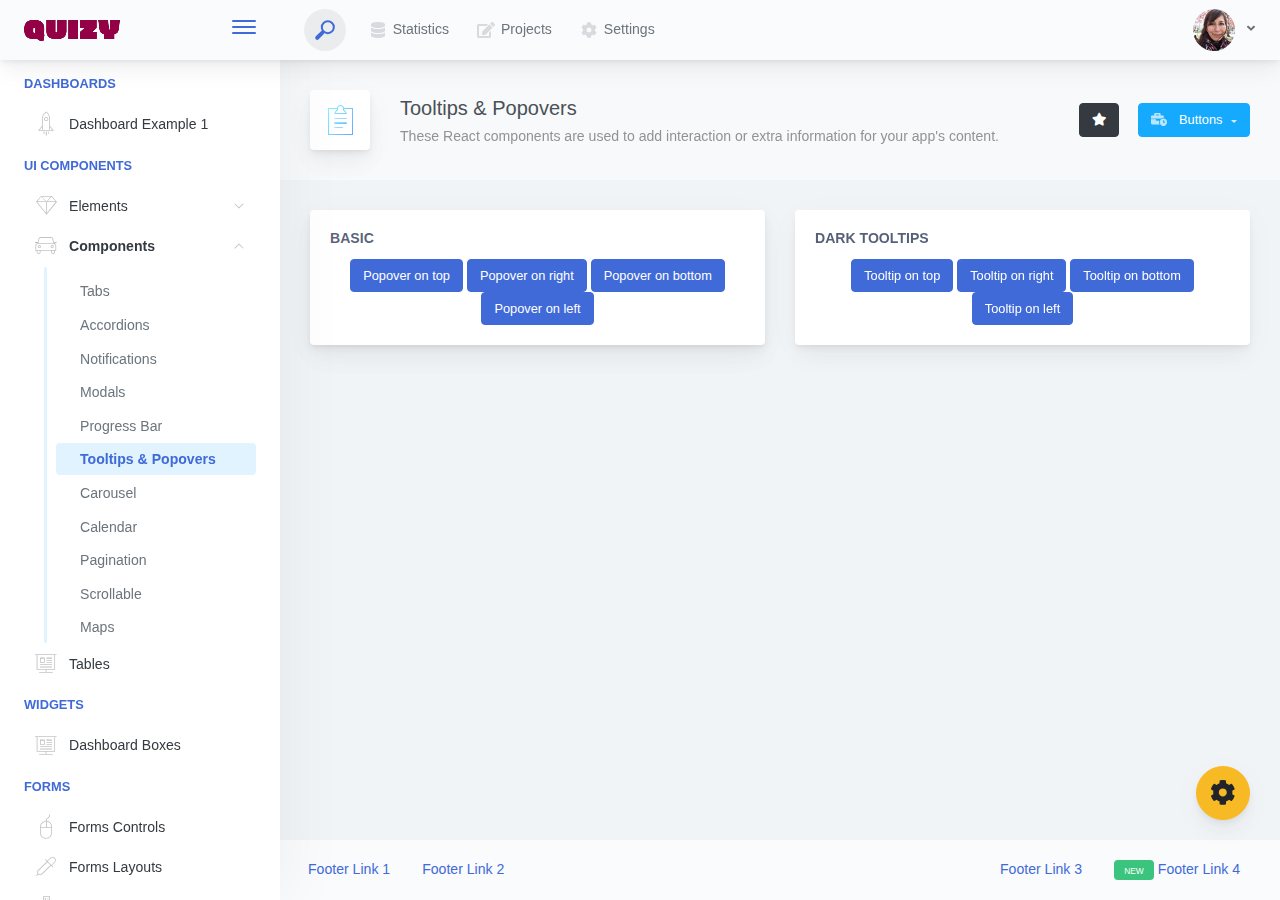
<file: adminpanel/admin/components-tooltips-popovers.html>
<!doctype html>
<html lang="en">

<head>
    <meta charset="utf-8">
    <meta http-equiv="X-UA-Compatible" content="IE=edge">
    <meta http-equiv="Content-Language" content="en">
    <meta http-equiv="Content-Type" content="text/html; charset=utf-8"/>
    <title>Tooltips &amp; Popovers - These React components are used to add interaction or extra information for your app&#x27;s content.</title>
    <meta name="viewport" content="width=device-width, initial-scale=1, maximum-scale=1, user-scalable=no, shrink-to-fit=no" />
    <meta name="description" content="These React components are used to add interaction or extra information for your app&#x27;s content.">
    <meta name="msapplication-tap-highlight" content="no">
    <!--
    =========================================================
    * ArchitectUI HTML Theme Dashboard - v1.0.0
    =========================================================
    * Product Page: https://dashboardpack.com
    * Copyright 2019 DashboardPack (https://dashboardpack.com)
    * Licensed under MIT (https://github.com/DashboardPack/architectui-html-theme-free/blob/master/LICENSE)
    =========================================================
    * The above copyright notice and this permission notice shall be included in all copies or substantial portions of the Software.
    -->
<link href="./main.css" rel="stylesheet"></head>
<body>
    <div class="app-container app-theme-white body-tabs-shadow fixed-sidebar fixed-header">
        <div class="app-header header-shadow">
            <div class="app-header__logo">
                <div class="logo-src"></div>
                <div class="header__pane ml-auto">
                    <div>
                        <button type="button" class="hamburger close-sidebar-btn hamburger--elastic" data-class="closed-sidebar">
                            <span class="hamburger-box">
                                <span class="hamburger-inner"></span>
                            </span>
                        </button>
                    </div>
                </div>
            </div>
            <div class="app-header__mobile-menu">
                <div>
                    <button type="button" class="hamburger hamburger--elastic mobile-toggle-nav">
                        <span class="hamburger-box">
                            <span class="hamburger-inner"></span>
                        </span>
                    </button>
                </div>
            </div>
            <div class="app-header__menu">
                <span>
                    <button type="button" class="btn-icon btn-icon-only btn btn-primary btn-sm mobile-toggle-header-nav">
                        <span class="btn-icon-wrapper">
                            <i class="fa fa-ellipsis-v fa-w-6"></i>
                        </span>
                    </button>
                </span>
            </div>    <div class="app-header__content">
                <div class="app-header-left">
                    <div class="search-wrapper">
                        <div class="input-holder">
                            <input type="text" class="search-input" placeholder="Type to search">
                            <button class="search-icon"><span></span></button>
                        </div>
                        <button class="close"></button>
                    </div>
                    <ul class="header-menu nav">
                        <li class="nav-item">
                            <a href="javascript:void(0);" class="nav-link">
                                <i class="nav-link-icon fa fa-database"> </i>
                                Statistics
                            </a>
                        </li>
                        <li class="btn-group nav-item">
                            <a href="javascript:void(0);" class="nav-link">
                                <i class="nav-link-icon fa fa-edit"></i>
                                Projects
                            </a>
                        </li>
                        <li class="dropdown nav-item">
                            <a href="javascript:void(0);" class="nav-link">
                                <i class="nav-link-icon fa fa-cog"></i>
                                Settings
                            </a>
                        </li>
                    </ul>        </div>
                <div class="app-header-right">
                    <div class="header-btn-lg pr-0">
                        <div class="widget-content p-0">
                            <div class="widget-content-wrapper">
                                <div class="widget-content-left">
                                    <div class="btn-group">
                                        <a data-toggle="dropdown" aria-haspopup="true" aria-expanded="false" class="p-0 btn">
                                            <img width="42" class="rounded-circle" src="assets/images/avatars/1.jpg" alt="">
                                            <i class="fa fa-angle-down ml-2 opacity-8"></i>
                                        </a>
                                        <div tabindex="-1" role="menu" aria-hidden="true" class="dropdown-menu dropdown-menu-right">
                                            <button type="button" tabindex="0" class="dropdown-item">User Account</button>
                                            <button type="button" tabindex="0" class="dropdown-item">Settings</button>
                                            <h6 tabindex="-1" class="dropdown-header">Header</h6>
                                            <button type="button" tabindex="0" class="dropdown-item">Actions</button>
                                            <div tabindex="-1" class="dropdown-divider"></div>
                                            <button type="button" tabindex="0" class="dropdown-item">Dividers</button>
                                        </div>
                                    </div>
                                </div>
                                <div class="widget-content-left  ml-3 header-user-info">
                                    <div class="widget-heading">
                                        Alina Mclourd
                                    </div>
                                    <div class="widget-subheading">
                                        VP People Manager
                                    </div>
                                </div>
                                <div class="widget-content-right header-user-info ml-3">
                                    <button type="button" class="btn-shadow p-1 btn btn-primary btn-sm show-toastr-example">
                                        <i class="fa text-white fa-calendar pr-1 pl-1"></i>
                                    </button>
                                </div>
                            </div>
                        </div>
                    </div>        </div>
            </div>
        </div>        <div class="ui-theme-settings">
            <button type="button" id="TooltipDemo" class="btn-open-options btn btn-warning">
                <i class="fa fa-cog fa-w-16 fa-spin fa-2x"></i>
            </button>
            <div class="theme-settings__inner">
                <div class="scrollbar-container">
                    <div class="theme-settings__options-wrapper">
                        <h3 class="themeoptions-heading">Layout Options
                        </h3>
                        <div class="p-3">
                            <ul class="list-group">
                                <li class="list-group-item">
                                    <div class="widget-content p-0">
                                        <div class="widget-content-wrapper">
                                            <div class="widget-content-left mr-3">
                                                <div class="switch has-switch switch-container-class" data-class="fixed-header">
                                                    <div class="switch-animate switch-on">
                                                        <input type="checkbox" checked data-toggle="toggle" data-onstyle="success">
                                                    </div>
                                                </div>
                                            </div>
                                            <div class="widget-content-left">
                                                <div class="widget-heading">Fixed Header
                                                </div>
                                                <div class="widget-subheading">Makes the header top fixed, always visible!
                                                </div>
                                            </div>
                                        </div>
                                    </div>
                                </li>
                                <li class="list-group-item">
                                    <div class="widget-content p-0">
                                        <div class="widget-content-wrapper">
                                            <div class="widget-content-left mr-3">
                                                <div class="switch has-switch switch-container-class" data-class="fixed-sidebar">
                                                    <div class="switch-animate switch-on">
                                                        <input type="checkbox" checked data-toggle="toggle" data-onstyle="success">
                                                    </div>
                                                </div>
                                            </div>
                                            <div class="widget-content-left">
                                                <div class="widget-heading">Fixed Sidebar
                                                </div>
                                                <div class="widget-subheading">Makes the sidebar left fixed, always visible!
                                                </div>
                                            </div>
                                        </div>
                                    </div>
                                </li>
                                <li class="list-group-item">
                                    <div class="widget-content p-0">
                                        <div class="widget-content-wrapper">
                                            <div class="widget-content-left mr-3">
                                                <div class="switch has-switch switch-container-class" data-class="fixed-footer">
                                                    <div class="switch-animate switch-off">
                                                        <input type="checkbox" data-toggle="toggle" data-onstyle="success">
                                                    </div>
                                                </div>
                                            </div>
                                            <div class="widget-content-left">
                                                <div class="widget-heading">Fixed Footer
                                                </div>
                                                <div class="widget-subheading">Makes the app footer bottom fixed, always visible!
                                                </div>
                                            </div>
                                        </div>
                                    </div>
                                </li>
                            </ul>
                        </div>
                        <h3 class="themeoptions-heading">
                            <div>
                                Header Options
                            </div>
                            <button type="button" class="btn-pill btn-shadow btn-wide ml-auto btn btn-focus btn-sm switch-header-cs-class" data-class="">
                                Restore Default
                            </button>
                        </h3>
                        <div class="p-3">
                            <ul class="list-group">
                                <li class="list-group-item">
                                    <h5 class="pb-2">Choose Color Scheme
                                    </h5>
                                    <div class="theme-settings-swatches">
                                        <div class="swatch-holder bg-primary switch-header-cs-class" data-class="bg-primary header-text-light">
                                        </div>
                                        <div class="swatch-holder bg-secondary switch-header-cs-class" data-class="bg-secondary header-text-light">
                                        </div>
                                        <div class="swatch-holder bg-success switch-header-cs-class" data-class="bg-success header-text-dark">
                                        </div>
                                        <div class="swatch-holder bg-info switch-header-cs-class" data-class="bg-info header-text-dark">
                                        </div>
                                        <div class="swatch-holder bg-warning switch-header-cs-class" data-class="bg-warning header-text-dark">
                                        </div>
                                        <div class="swatch-holder bg-danger switch-header-cs-class" data-class="bg-danger header-text-light">
                                        </div>
                                        <div class="swatch-holder bg-light switch-header-cs-class" data-class="bg-light header-text-dark">
                                        </div>
                                        <div class="swatch-holder bg-dark switch-header-cs-class" data-class="bg-dark header-text-light">
                                        </div>
                                        <div class="swatch-holder bg-focus switch-header-cs-class" data-class="bg-focus header-text-light">
                                        </div>
                                        <div class="swatch-holder bg-alternate switch-header-cs-class" data-class="bg-alternate header-text-light">
                                        </div>
                                        <div class="divider">
                                        </div>
                                        <div class="swatch-holder bg-vicious-stance switch-header-cs-class" data-class="bg-vicious-stance header-text-light">
                                        </div>
                                        <div class="swatch-holder bg-midnight-bloom switch-header-cs-class" data-class="bg-midnight-bloom header-text-light">
                                        </div>
                                        <div class="swatch-holder bg-night-sky switch-header-cs-class" data-class="bg-night-sky header-text-light">
                                        </div>
                                        <div class="swatch-holder bg-slick-carbon switch-header-cs-class" data-class="bg-slick-carbon header-text-light">
                                        </div>
                                        <div class="swatch-holder bg-asteroid switch-header-cs-class" data-class="bg-asteroid header-text-light">
                                        </div>
                                        <div class="swatch-holder bg-royal switch-header-cs-class" data-class="bg-royal header-text-light">
                                        </div>
                                        <div class="swatch-holder bg-warm-flame switch-header-cs-class" data-class="bg-warm-flame header-text-dark">
                                        </div>
                                        <div class="swatch-holder bg-night-fade switch-header-cs-class" data-class="bg-night-fade header-text-dark">
                                        </div>
                                        <div class="swatch-holder bg-sunny-morning switch-header-cs-class" data-class="bg-sunny-morning header-text-dark">
                                        </div>
                                        <div class="swatch-holder bg-tempting-azure switch-header-cs-class" data-class="bg-tempting-azure header-text-dark">
                                        </div>
                                        <div class="swatch-holder bg-amy-crisp switch-header-cs-class" data-class="bg-amy-crisp header-text-dark">
                                        </div>
                                        <div class="swatch-holder bg-heavy-rain switch-header-cs-class" data-class="bg-heavy-rain header-text-dark">
                                        </div>
                                        <div class="swatch-holder bg-mean-fruit switch-header-cs-class" data-class="bg-mean-fruit header-text-dark">
                                        </div>
                                        <div class="swatch-holder bg-malibu-beach switch-header-cs-class" data-class="bg-malibu-beach header-text-light">
                                        </div>
                                        <div class="swatch-holder bg-deep-blue switch-header-cs-class" data-class="bg-deep-blue header-text-dark">
                                        </div>
                                        <div class="swatch-holder bg-ripe-malin switch-header-cs-class" data-class="bg-ripe-malin header-text-light">
                                        </div>
                                        <div class="swatch-holder bg-arielle-smile switch-header-cs-class" data-class="bg-arielle-smile header-text-light">
                                        </div>
                                        <div class="swatch-holder bg-plum-plate switch-header-cs-class" data-class="bg-plum-plate header-text-light">
                                        </div>
                                        <div class="swatch-holder bg-happy-fisher switch-header-cs-class" data-class="bg-happy-fisher header-text-dark">
                                        </div>
                                        <div class="swatch-holder bg-happy-itmeo switch-header-cs-class" data-class="bg-happy-itmeo header-text-light">
                                        </div>
                                        <div class="swatch-holder bg-mixed-hopes switch-header-cs-class" data-class="bg-mixed-hopes header-text-light">
                                        </div>
                                        <div class="swatch-holder bg-strong-bliss switch-header-cs-class" data-class="bg-strong-bliss header-text-light">
                                        </div>
                                        <div class="swatch-holder bg-grow-early switch-header-cs-class" data-class="bg-grow-early header-text-light">
                                        </div>
                                        <div class="swatch-holder bg-love-kiss switch-header-cs-class" data-class="bg-love-kiss header-text-light">
                                        </div>
                                        <div class="swatch-holder bg-premium-dark switch-header-cs-class" data-class="bg-premium-dark header-text-light">
                                        </div>
                                        <div class="swatch-holder bg-happy-green switch-header-cs-class" data-class="bg-happy-green header-text-light">
                                        </div>
                                    </div>
                                </li>
                            </ul>
                        </div>
                        <h3 class="themeoptions-heading">
                            <div>Sidebar Options</div>
                            <button type="button" class="btn-pill btn-shadow btn-wide ml-auto btn btn-focus btn-sm switch-sidebar-cs-class" data-class="">
                                Restore Default
                            </button>
                        </h3>
                        <div class="p-3">
                            <ul class="list-group">
                                <li class="list-group-item">
                                    <h5 class="pb-2">Choose Color Scheme
                                    </h5>
                                    <div class="theme-settings-swatches">
                                        <div class="swatch-holder bg-primary switch-sidebar-cs-class" data-class="bg-primary sidebar-text-light">
                                        </div>
                                        <div class="swatch-holder bg-secondary switch-sidebar-cs-class" data-class="bg-secondary sidebar-text-light">
                                        </div>
                                        <div class="swatch-holder bg-success switch-sidebar-cs-class" data-class="bg-success sidebar-text-dark">
                                        </div>
                                        <div class="swatch-holder bg-info switch-sidebar-cs-class" data-class="bg-info sidebar-text-dark">
                                        </div>
                                        <div class="swatch-holder bg-warning switch-sidebar-cs-class" data-class="bg-warning sidebar-text-dark">
                                        </div>
                                        <div class="swatch-holder bg-danger switch-sidebar-cs-class" data-class="bg-danger sidebar-text-light">
                                        </div>
                                        <div class="swatch-holder bg-light switch-sidebar-cs-class" data-class="bg-light sidebar-text-dark">
                                        </div>
                                        <div class="swatch-holder bg-dark switch-sidebar-cs-class" data-class="bg-dark sidebar-text-light">
                                        </div>
                                        <div class="swatch-holder bg-focus switch-sidebar-cs-class" data-class="bg-focus sidebar-text-light">
                                        </div>
                                        <div class="swatch-holder bg-alternate switch-sidebar-cs-class" data-class="bg-alternate sidebar-text-light">
                                        </div>
                                        <div class="divider">
                                        </div>
                                        <div class="swatch-holder bg-vicious-stance switch-sidebar-cs-class" data-class="bg-vicious-stance sidebar-text-light">
                                        </div>
                                        <div class="swatch-holder bg-midnight-bloom switch-sidebar-cs-class" data-class="bg-midnight-bloom sidebar-text-light">
                                        </div>
                                        <div class="swatch-holder bg-night-sky switch-sidebar-cs-class" data-class="bg-night-sky sidebar-text-light">
                                        </div>
                                        <div class="swatch-holder bg-slick-carbon switch-sidebar-cs-class" data-class="bg-slick-carbon sidebar-text-light">
                                        </div>
                                        <div class="swatch-holder bg-asteroid switch-sidebar-cs-class" data-class="bg-asteroid sidebar-text-light">
                                        </div>
                                        <div class="swatch-holder bg-royal switch-sidebar-cs-class" data-class="bg-royal sidebar-text-light">
                                        </div>
                                        <div class="swatch-holder bg-warm-flame switch-sidebar-cs-class" data-class="bg-warm-flame sidebar-text-dark">
                                        </div>
                                        <div class="swatch-holder bg-night-fade switch-sidebar-cs-class" data-class="bg-night-fade sidebar-text-dark">
                                        </div>
                                        <div class="swatch-holder bg-sunny-morning switch-sidebar-cs-class" data-class="bg-sunny-morning sidebar-text-dark">
                                        </div>
                                        <div class="swatch-holder bg-tempting-azure switch-sidebar-cs-class" data-class="bg-tempting-azure sidebar-text-dark">
                                        </div>
                                        <div class="swatch-holder bg-amy-crisp switch-sidebar-cs-class" data-class="bg-amy-crisp sidebar-text-dark">
                                        </div>
                                        <div class="swatch-holder bg-heavy-rain switch-sidebar-cs-class" data-class="bg-heavy-rain sidebar-text-dark">
                                        </div>
                                        <div class="swatch-holder bg-mean-fruit switch-sidebar-cs-class" data-class="bg-mean-fruit sidebar-text-dark">
                                        </div>
                                        <div class="swatch-holder bg-malibu-beach switch-sidebar-cs-class" data-class="bg-malibu-beach sidebar-text-light">
                                        </div>
                                        <div class="swatch-holder bg-deep-blue switch-sidebar-cs-class" data-class="bg-deep-blue sidebar-text-dark">
                                        </div>
                                        <div class="swatch-holder bg-ripe-malin switch-sidebar-cs-class" data-class="bg-ripe-malin sidebar-text-light">
                                        </div>
                                        <div class="swatch-holder bg-arielle-smile switch-sidebar-cs-class" data-class="bg-arielle-smile sidebar-text-light">
                                        </div>
                                        <div class="swatch-holder bg-plum-plate switch-sidebar-cs-class" data-class="bg-plum-plate sidebar-text-light">
                                        </div>
                                        <div class="swatch-holder bg-happy-fisher switch-sidebar-cs-class" data-class="bg-happy-fisher sidebar-text-dark">
                                        </div>
                                        <div class="swatch-holder bg-happy-itmeo switch-sidebar-cs-class" data-class="bg-happy-itmeo sidebar-text-light">
                                        </div>
                                        <div class="swatch-holder bg-mixed-hopes switch-sidebar-cs-class" data-class="bg-mixed-hopes sidebar-text-light">
                                        </div>
                                        <div class="swatch-holder bg-strong-bliss switch-sidebar-cs-class" data-class="bg-strong-bliss sidebar-text-light">
                                        </div>
                                        <div class="swatch-holder bg-grow-early switch-sidebar-cs-class" data-class="bg-grow-early sidebar-text-light">
                                        </div>
                                        <div class="swatch-holder bg-love-kiss switch-sidebar-cs-class" data-class="bg-love-kiss sidebar-text-light">
                                        </div>
                                        <div class="swatch-holder bg-premium-dark switch-sidebar-cs-class" data-class="bg-premium-dark sidebar-text-light">
                                        </div>
                                        <div class="swatch-holder bg-happy-green switch-sidebar-cs-class" data-class="bg-happy-green sidebar-text-light">
                                        </div>
                                    </div>
                                </li>
                            </ul>
                        </div>
                        <h3 class="themeoptions-heading">
                            <div>Main Content Options</div>
                            <button type="button" class="btn-pill btn-shadow btn-wide ml-auto active btn btn-focus btn-sm">Restore Default
                            </button>
                        </h3>
                        <div class="p-3">
                            <ul class="list-group">
                                <li class="list-group-item">
                                    <h5 class="pb-2">Page Section Tabs
                                    </h5>
                                    <div class="theme-settings-swatches">
                                        <div role="group" class="mt-2 btn-group">
                                            <button type="button" class="btn-wide btn-shadow btn-primary btn btn-secondary switch-theme-class" data-class="body-tabs-line">
                                                Line
                                            </button>
                                            <button type="button" class="btn-wide btn-shadow btn-primary active btn btn-secondary switch-theme-class" data-class="body-tabs-shadow">
                                                Shadow
                                            </button>
                                        </div>
                                    </div>
                                </li>
                            </ul>
                        </div>
                    </div>
                </div>
            </div>
        </div>        <div class="app-main">
                <div class="app-sidebar sidebar-shadow">
                    <div class="app-header__logo">
                        <div class="logo-src"></div>
                        <div class="header__pane ml-auto">
                            <div>
                                <button type="button" class="hamburger close-sidebar-btn hamburger--elastic" data-class="closed-sidebar">
                                    <span class="hamburger-box">
                                        <span class="hamburger-inner"></span>
                                    </span>
                                </button>
                            </div>
                        </div>
                    </div>
                    <div class="app-header__mobile-menu">
                        <div>
                            <button type="button" class="hamburger hamburger--elastic mobile-toggle-nav">
                                <span class="hamburger-box">
                                    <span class="hamburger-inner"></span>
                                </span>
                            </button>
                        </div>
                    </div>
                    <div class="app-header__menu">
                        <span>
                            <button type="button" class="btn-icon btn-icon-only btn btn-primary btn-sm mobile-toggle-header-nav">
                                <span class="btn-icon-wrapper">
                                    <i class="fa fa-ellipsis-v fa-w-6"></i>
                                </span>
                            </button>
                        </span>
                    </div>    <div class="scrollbar-sidebar">
                        <div class="app-sidebar__inner">
                            <ul class="vertical-nav-menu">
                                <li class="app-sidebar__heading">Dashboards</li>
                                <li>
                                    <a href="index.html">
                                        <i class="metismenu-icon pe-7s-rocket"></i>
                                        Dashboard Example 1
                                    </a>
                                </li>
                                <li class="app-sidebar__heading">UI Components</li>
                                <li
                                    
                                    
                                    
                                    
                                    
                                    
                                    
                                    
                                >
                                    <a href="#">
                                        <i class="metismenu-icon pe-7s-diamond"></i>
                                        Elements
                                        <i class="metismenu-state-icon pe-7s-angle-down caret-left"></i>
                                    </a>
                                    <ul
                                        
                                        
                                        
                                        
                                        
                                        
                                        
                                        
                                    >
                                        <li>
                                            <a href="elements-buttons-standard.html">
                                                <i class="metismenu-icon"></i>
                                                Buttons
                                            </a>
                                        </li>
                                        <li>
                                            <a href="elements-dropdowns.html">
                                                <i class="metismenu-icon">
                                                </i>Dropdowns
                                            </a>
                                        </li>
                                        <li>
                                            <a href="elements-icons.html">
                                                <i class="metismenu-icon">
                                                </i>Icons
                                            </a>
                                        </li>
                                        <li>
                                            <a href="elements-badges-labels.html">
                                                <i class="metismenu-icon">
                                                </i>Badges
                                            </a>
                                        </li>
                                        <li>
                                            <a href="elements-cards.html">
                                                <i class="metismenu-icon">
                                                </i>Cards
                                            </a>
                                        </li>
                                        <li>
                                            <a href="elements-list-group.html">
                                                <i class="metismenu-icon">
                                                </i>List Groups
                                            </a>
                                        </li>
                                        <li>
                                            <a href="elements-navigation.html">
                                                <i class="metismenu-icon">
                                                </i>Navigation Menus
                                            </a>
                                        </li>
                                        <li>
                                            <a href="elements-utilities.html">
                                                <i class="metismenu-icon">
                                                </i>Utilities
                                            </a>
                                        </li>
                                    </ul>
                                </li>
                                <li
                                    
                                    
                                    
                                    
                                    
                                     class="mm-active"
                                    
                                    
                                    
                                    
                                    
                                >
                                    <a href="#">
                                        <i class="metismenu-icon pe-7s-car"></i>
                                        Components
                                        <i class="metismenu-state-icon pe-7s-angle-down caret-left"></i>
                                    </a>
                                    <ul
                                        
                                        
                                        
                                        
                                        
                                         class="mm-show"
                                        
                                        
                                        
                                        
                                        
                                    >
                                        <li>
                                            <a href="components-tabs.html">
                                                <i class="metismenu-icon">
                                                </i>Tabs
                                            </a>
                                        </li>
                                        <li>
                                            <a href="components-accordions.html">
                                                <i class="metismenu-icon">
                                                </i>Accordions
                                            </a>
                                        </li>
                                        <li>
                                            <a href="components-notifications.html">
                                                <i class="metismenu-icon">
                                                </i>Notifications
                                            </a>
                                        </li>
                                        <li>
                                            <a href="components-modals.html">
                                                <i class="metismenu-icon">
                                                </i>Modals
                                            </a>
                                        </li>
                                        <li>
                                            <a href="components-progress-bar.html">
                                                <i class="metismenu-icon">
                                                </i>Progress Bar
                                            </a>
                                        </li>
                                        <li>
                                            <a href="components-tooltips-popovers.html" class="mm-active">
                                                <i class="metismenu-icon">
                                                </i>Tooltips &amp; Popovers
                                            </a>
                                        </li>
                                        <li>
                                            <a href="components-carousel.html">
                                                <i class="metismenu-icon">
                                                </i>Carousel
                                            </a>
                                        </li>
                                        <li>
                                            <a href="components-calendar.html">
                                                <i class="metismenu-icon">
                                                </i>Calendar
                                            </a>
                                        </li>
                                        <li>
                                            <a href="components-pagination.html">
                                                <i class="metismenu-icon">
                                                </i>Pagination
                                            </a>
                                        </li>
                                        <li>
                                            <a href="components-scrollable-elements.html">
                                                <i class="metismenu-icon">
                                                </i>Scrollable
                                            </a>
                                        </li>
                                        <li>
                                            <a href="components-maps.html">
                                                <i class="metismenu-icon">
                                                </i>Maps
                                            </a>
                                        </li>
                                    </ul>
                                </li>
                                <li  >
                                    <a href="tables-regular.html">
                                        <i class="metismenu-icon pe-7s-display2"></i>
                                        Tables
                                    </a>
                                </li>
                                <li class="app-sidebar__heading">Widgets</li>
                                <li>
                                    <a href="dashboard-boxes.html">
                                        <i class="metismenu-icon pe-7s-display2"></i>
                                        Dashboard Boxes
                                    </a>
                                </li>
                                <li class="app-sidebar__heading">Forms</li>
                                <li>
                                    <a href="forms-controls.html">
                                        <i class="metismenu-icon pe-7s-mouse">
                                        </i>Forms Controls
                                    </a>
                                </li>
                                <li>
                                    <a href="forms-layouts.html">
                                        <i class="metismenu-icon pe-7s-eyedropper">
                                        </i>Forms Layouts
                                    </a>
                                </li>
                                <li>
                                    <a href="forms-validation.html">
                                        <i class="metismenu-icon pe-7s-pendrive">
                                        </i>Forms Validation
                                    </a>
                                </li>
                                <li class="app-sidebar__heading">Charts</li>
                                <li>
                                    <a href="charts-chartjs.html">
                                        <i class="metismenu-icon pe-7s-graph2">
                                        </i>ChartJS
                                    </a>
                                </li>
                                <li class="app-sidebar__heading">PRO Version</li>
                                <li>
                                    <a href="https://dashboardpack.com/theme-details/architectui-dashboard-html-pro/" target="_blank">
                                        <i class="metismenu-icon pe-7s-graph2">
                                        </i>
                                        Upgrade to PRO
                                    </a>
                                </li>
                            </ul>
                        </div>
                    </div>
                </div>    <div class="app-main__outer">
                    <div class="app-main__inner">
                        <div class="app-page-title">
                            <div class="page-title-wrapper">
                                <div class="page-title-heading">
                                    <div class="page-title-icon">
                                        <i class="pe-7s-note2 icon-gradient bg-happy-fisher">
                                        </i>
                                    </div>
                                    <div>Tooltips &amp; Popovers
                                        <div class="page-title-subheading">These React components are used to add interaction or extra information for your app&#x27;s content.
                                        </div>
                                    </div>
                                </div>
                                <div class="page-title-actions">
                                    <button type="button" data-toggle="tooltip" title="Example Tooltip" data-placement="bottom" class="btn-shadow mr-3 btn btn-dark">
                                        <i class="fa fa-star"></i>
                                    </button>
                                    <div class="d-inline-block dropdown">
                                        <button type="button" data-toggle="dropdown" aria-haspopup="true" aria-expanded="false" class="btn-shadow dropdown-toggle btn btn-info">
                                            <span class="btn-icon-wrapper pr-2 opacity-7">
                                                <i class="fa fa-business-time fa-w-20"></i>
                                            </span>
                                            Buttons
                                        </button>
                                        <div tabindex="-1" role="menu" aria-hidden="true" class="dropdown-menu dropdown-menu-right">
                                            <ul class="nav flex-column">
                                                <li class="nav-item">
                                                    <a href="javascript:void(0);" class="nav-link">
                                                        <i class="nav-link-icon lnr-inbox"></i>
                                                        <span>
                                                            Inbox
                                                        </span>
                                                        <div class="ml-auto badge badge-pill badge-secondary">86</div>
                                                    </a>
                                                </li>
                                                <li class="nav-item">
                                                    <a href="javascript:void(0);" class="nav-link">
                                                        <i class="nav-link-icon lnr-book"></i>
                                                        <span>
                                                            Book
                                                        </span>
                                                        <div class="ml-auto badge badge-pill badge-danger">5</div>
                                                    </a>
                                                </li>
                                                <li class="nav-item">
                                                    <a href="javascript:void(0);" class="nav-link">
                                                        <i class="nav-link-icon lnr-picture"></i>
                                                        <span>
                                                            Picture
                                                        </span>
                                                    </a>
                                                </li>
                                                <li class="nav-item">
                                                    <a disabled href="javascript:void(0);" class="nav-link disabled">
                                                        <i class="nav-link-icon lnr-file-empty"></i>
                                                        <span>
                                                            File Disabled
                                                        </span>
                                                    </a>
                                                </li>
                                            </ul>
                                        </div>
                                    </div>
                                </div>    </div>
                        </div>            <div class="row">
                            <div class="col-lg-6">
                                <div class="main-card mb-3 card">
                                    <div class="card-body"><h5 class="card-title">Basic</h5>
                                        <div class="text-center">
                                            <button type="button" class="btn btn-primary" data-container="body" data-toggle="popover" data-placement="top" data-content="Vivamus sagittis lacus vel augue laoreet rutrum faucibus.">
                                                Popover on top
                                            </button>
            
                                            <button type="button" class="btn btn-primary" data-container="body" data-toggle="popover" data-placement="right" data-content="Vivamus sagittis lacus vel augue laoreet rutrum faucibus.">
                                                Popover on right
                                            </button>
            
                                            <button type="button" class="btn btn-primary" data-container="body" data-toggle="popover" data-placement="bottom" data-content="Vivamus
            sagittis lacus vel augue laoreet rutrum faucibus.">
                                                Popover on bottom
                                            </button>
            
                                            <button type="button" class="btn btn-primary" data-container="body" data-toggle="popover" data-placement="left" data-content="Vivamus sagittis lacus vel augue laoreet rutrum faucibus.">
                                                Popover on left
                                            </button>
                                        </div>
                                    </div>
                                </div>
                            </div>
                            <div class="col-lg-6">
                                <div class="main-card mb-3 card">
                                    <div class="card-body"><h5 class="card-title">Dark Tooltips</h5>
                                        <div class="text-center">
                                            <button type="button" class="btn btn-primary" data-toggle="tooltip" data-placement="top" title="Tooltip on top">
                                                Tooltip on top
                                            </button>
                                            <button type="button" class="btn btn-primary" data-toggle="tooltip" data-placement="right" title="Tooltip on right">
                                                Tooltip on right
                                            </button>
                                            <button type="button" class="btn btn-primary" data-toggle="tooltip" data-placement="bottom" title="Tooltip on bottom">
                                                Tooltip on bottom
                                            </button>
                                            <button type="button" class="btn btn-primary" data-toggle="tooltip" data-placement="left" title="Tooltip on left">
                                                Tooltip on left
                                            </button>
                                        </div>
                                    </div>
                                </div>
                            </div>
                        </div>
                    </div>
                    <div class="app-wrapper-footer">
                        <div class="app-footer">
                            <div class="app-footer__inner">
                                <div class="app-footer-left">
                                    <ul class="nav">
                                        <li class="nav-item">
                                            <a href="javascript:void(0);" class="nav-link">
                                                Footer Link 1
                                            </a>
                                        </li>
                                        <li class="nav-item">
                                            <a href="javascript:void(0);" class="nav-link">
                                                Footer Link 2
                                            </a>
                                        </li>
                                    </ul>
                                </div>
                                <div class="app-footer-right">
                                    <ul class="nav">
                                        <li class="nav-item">
                                            <a href="javascript:void(0);" class="nav-link">
                                                Footer Link 3
                                            </a>
                                        </li>
                                        <li class="nav-item">
                                            <a href="javascript:void(0);" class="nav-link">
                                                <div class="badge badge-success mr-1 ml-0">
                                                    <small>NEW</small>
                                                </div>
                                                Footer Link 4
                                            </a>
                                        </li>
                                    </ul>
                                </div>
                            </div>
                        </div>
                    </div>    </div>
        </div>
    </div>
<script type="text/javascript" src="./assets/scripts/main.js"></script></body>
</html>
</file>
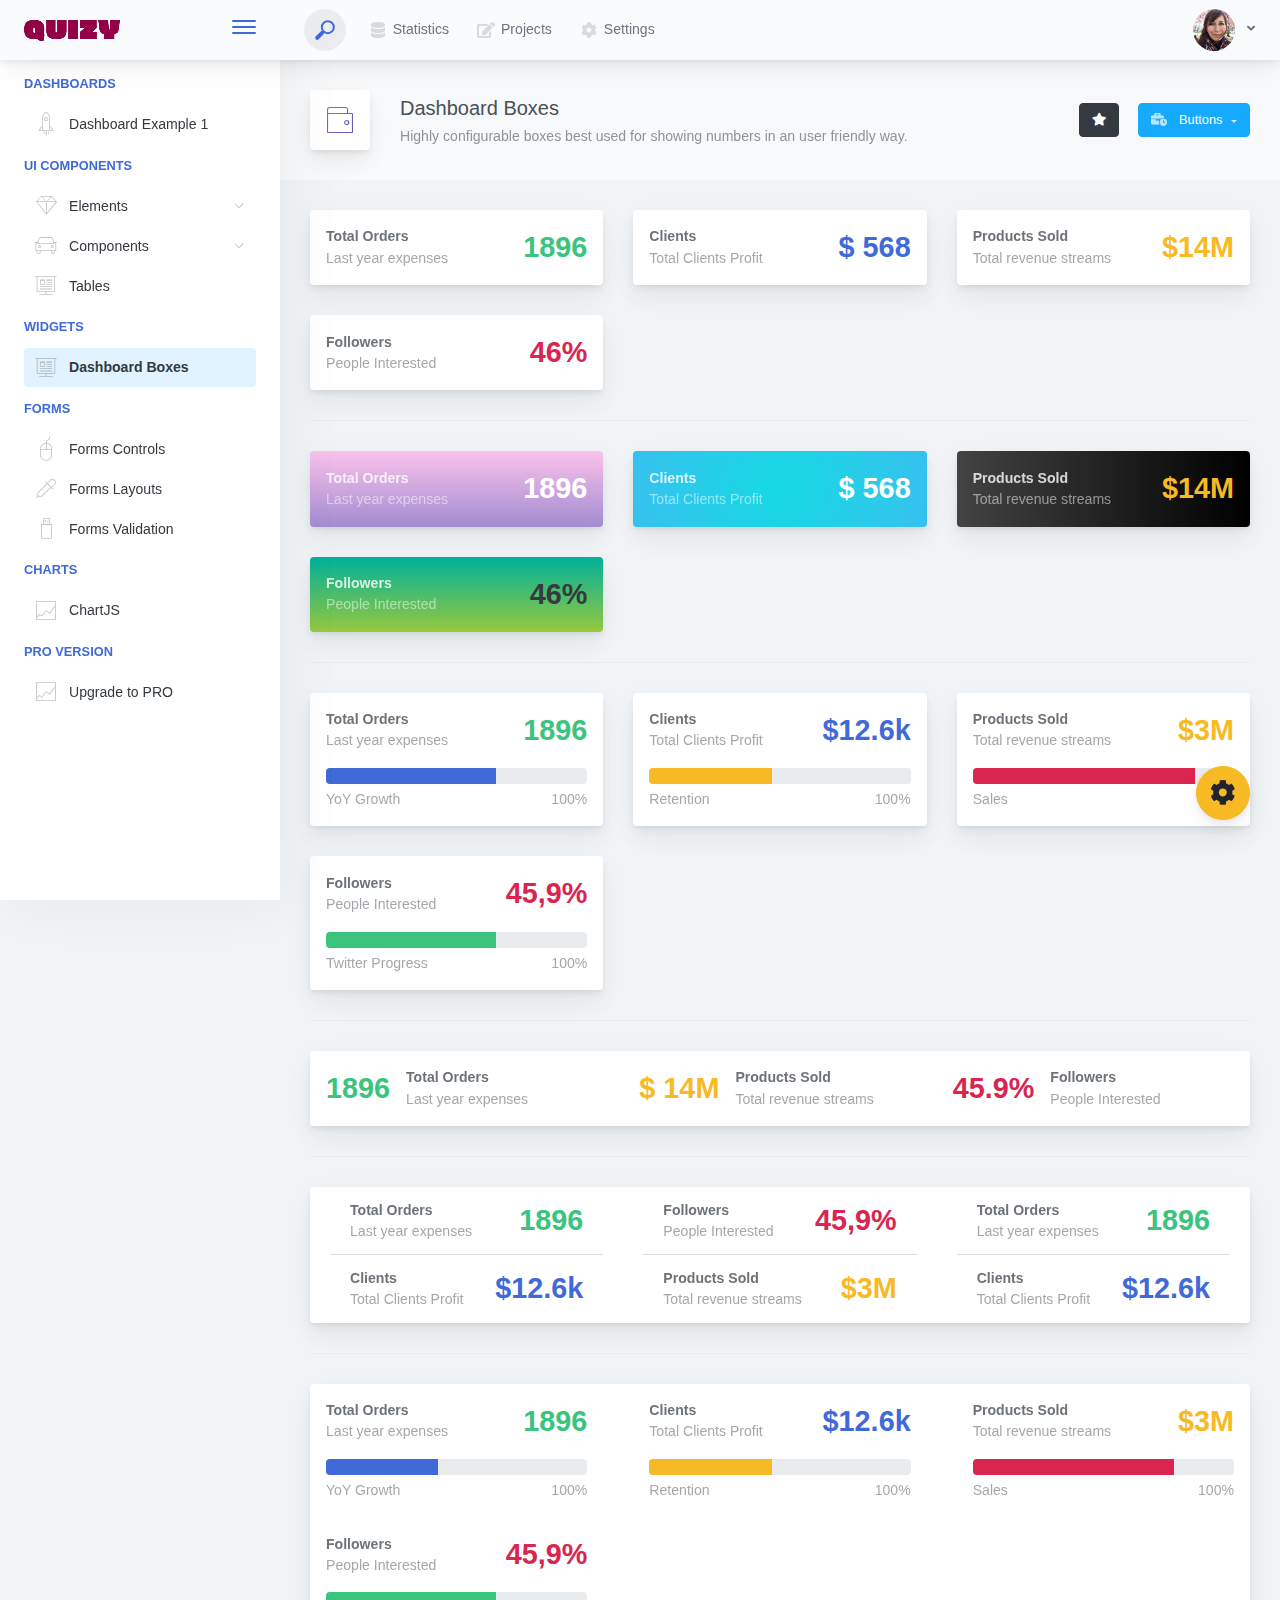
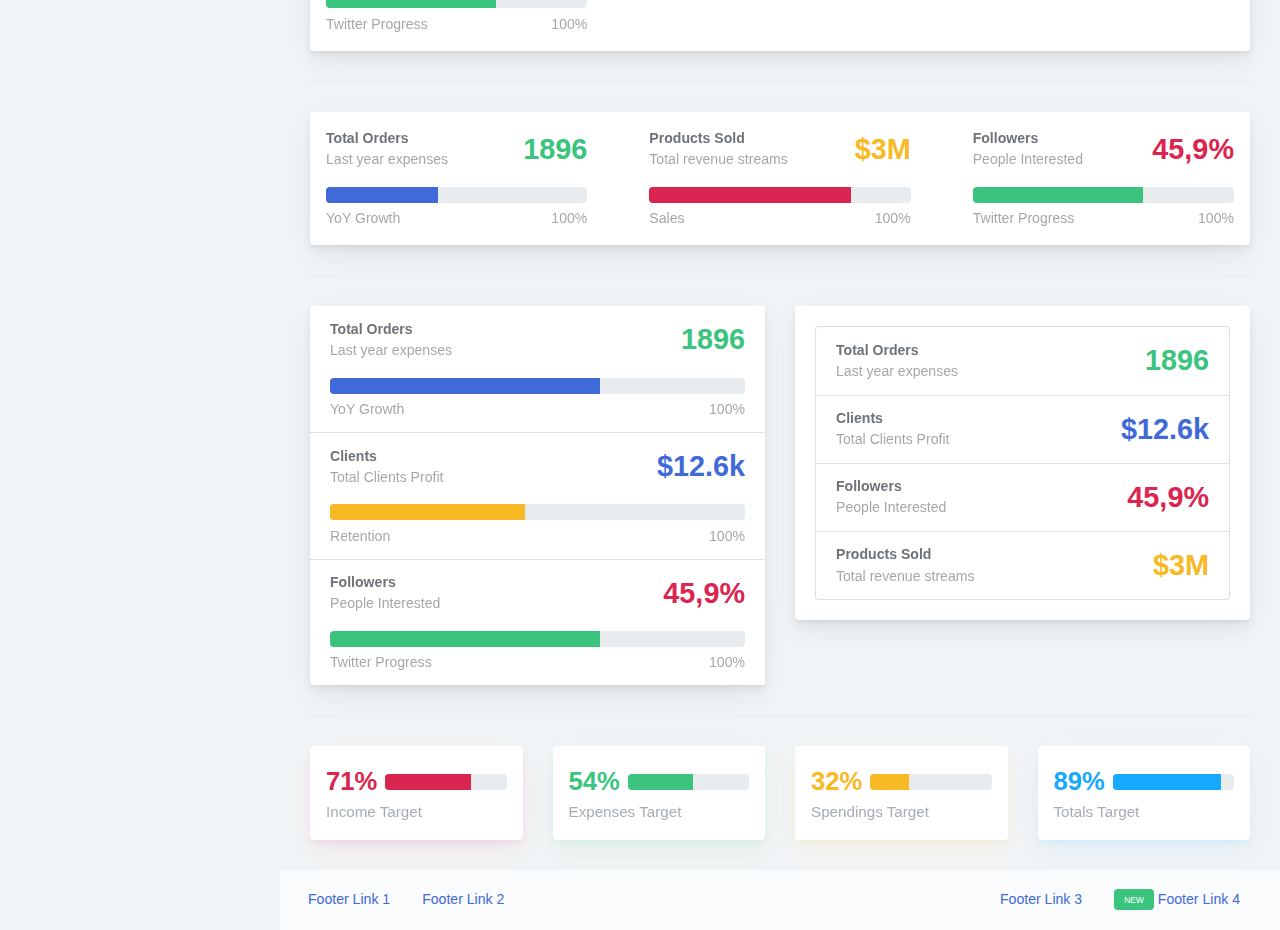
<file: adminpanel/admin/dashboard-boxes.html>
<!doctype html>
<html lang="en">

<head>
    <meta charset="utf-8">
    <meta http-equiv="X-UA-Compatible" content="IE=edge">
    <meta http-equiv="Content-Language" content="en">
    <meta http-equiv="Content-Type" content="text/html; charset=utf-8"/>
    <title>Dashboard Boxes - Highly configurable boxes best used for showing numbers in an user friendly way.</title>
    <meta name="viewport" content="width=device-width, initial-scale=1, maximum-scale=1, user-scalable=no, shrink-to-fit=no" />
    <meta name="description" content="Highly configurable boxes best used for showing numbers in an user friendly way.">
    <meta name="msapplication-tap-highlight" content="no">
    <!--
    =========================================================
    * ArchitectUI HTML Theme Dashboard - v1.0.0
    =========================================================
    * Product Page: https://dashboardpack.com
    * Copyright 2019 DashboardPack (https://dashboardpack.com)
    * Licensed under MIT (https://github.com/DashboardPack/architectui-html-theme-free/blob/master/LICENSE)
    =========================================================
    * The above copyright notice and this permission notice shall be included in all copies or substantial portions of the Software.
    -->
<link href="./main.css" rel="stylesheet"></head>
<body>
    <div class="app-container app-theme-white body-tabs-shadow fixed-sidebar fixed-header">
        <div class="app-header header-shadow">
            <div class="app-header__logo">
                <div class="logo-src"></div>
                <div class="header__pane ml-auto">
                    <div>
                        <button type="button" class="hamburger close-sidebar-btn hamburger--elastic" data-class="closed-sidebar">
                            <span class="hamburger-box">
                                <span class="hamburger-inner"></span>
                            </span>
                        </button>
                    </div>
                </div>
            </div>
            <div class="app-header__mobile-menu">
                <div>
                    <button type="button" class="hamburger hamburger--elastic mobile-toggle-nav">
                        <span class="hamburger-box">
                            <span class="hamburger-inner"></span>
                        </span>
                    </button>
                </div>
            </div>
            <div class="app-header__menu">
                <span>
                    <button type="button" class="btn-icon btn-icon-only btn btn-primary btn-sm mobile-toggle-header-nav">
                        <span class="btn-icon-wrapper">
                            <i class="fa fa-ellipsis-v fa-w-6"></i>
                        </span>
                    </button>
                </span>
            </div>    <div class="app-header__content">
                <div class="app-header-left">
                    <div class="search-wrapper">
                        <div class="input-holder">
                            <input type="text" class="search-input" placeholder="Type to search">
                            <button class="search-icon"><span></span></button>
                        </div>
                        <button class="close"></button>
                    </div>
                    <ul class="header-menu nav">
                        <li class="nav-item">
                            <a href="javascript:void(0);" class="nav-link">
                                <i class="nav-link-icon fa fa-database"> </i>
                                Statistics
                            </a>
                        </li>
                        <li class="btn-group nav-item">
                            <a href="javascript:void(0);" class="nav-link">
                                <i class="nav-link-icon fa fa-edit"></i>
                                Projects
                            </a>
                        </li>
                        <li class="dropdown nav-item">
                            <a href="javascript:void(0);" class="nav-link">
                                <i class="nav-link-icon fa fa-cog"></i>
                                Settings
                            </a>
                        </li>
                    </ul>        </div>
                <div class="app-header-right">
                    <div class="header-btn-lg pr-0">
                        <div class="widget-content p-0">
                            <div class="widget-content-wrapper">
                                <div class="widget-content-left">
                                    <div class="btn-group">
                                        <a data-toggle="dropdown" aria-haspopup="true" aria-expanded="false" class="p-0 btn">
                                            <img width="42" class="rounded-circle" src="assets/images/avatars/1.jpg" alt="">
                                            <i class="fa fa-angle-down ml-2 opacity-8"></i>
                                        </a>
                                        <div tabindex="-1" role="menu" aria-hidden="true" class="dropdown-menu dropdown-menu-right">
                                            <button type="button" tabindex="0" class="dropdown-item">User Account</button>
                                            <button type="button" tabindex="0" class="dropdown-item">Settings</button>
                                            <h6 tabindex="-1" class="dropdown-header">Header</h6>
                                            <button type="button" tabindex="0" class="dropdown-item">Actions</button>
                                            <div tabindex="-1" class="dropdown-divider"></div>
                                            <button type="button" tabindex="0" class="dropdown-item">Dividers</button>
                                        </div>
                                    </div>
                                </div>
                                <div class="widget-content-left  ml-3 header-user-info">
                                    <div class="widget-heading">
                                        Alina Mclourd
                                    </div>
                                    <div class="widget-subheading">
                                        VP People Manager
                                    </div>
                                </div>
                                <div class="widget-content-right header-user-info ml-3">
                                    <button type="button" class="btn-shadow p-1 btn btn-primary btn-sm show-toastr-example">
                                        <i class="fa text-white fa-calendar pr-1 pl-1"></i>
                                    </button>
                                </div>
                            </div>
                        </div>
                    </div>        </div>
            </div>
        </div>        <div class="ui-theme-settings">
            <button type="button" id="TooltipDemo" class="btn-open-options btn btn-warning">
                <i class="fa fa-cog fa-w-16 fa-spin fa-2x"></i>
            </button>
            <div class="theme-settings__inner">
                <div class="scrollbar-container">
                    <div class="theme-settings__options-wrapper">
                        <h3 class="themeoptions-heading">Layout Options
                        </h3>
                        <div class="p-3">
                            <ul class="list-group">
                                <li class="list-group-item">
                                    <div class="widget-content p-0">
                                        <div class="widget-content-wrapper">
                                            <div class="widget-content-left mr-3">
                                                <div class="switch has-switch switch-container-class" data-class="fixed-header">
                                                    <div class="switch-animate switch-on">
                                                        <input type="checkbox" checked data-toggle="toggle" data-onstyle="success">
                                                    </div>
                                                </div>
                                            </div>
                                            <div class="widget-content-left">
                                                <div class="widget-heading">Fixed Header
                                                </div>
                                                <div class="widget-subheading">Makes the header top fixed, always visible!
                                                </div>
                                            </div>
                                        </div>
                                    </div>
                                </li>
                                <li class="list-group-item">
                                    <div class="widget-content p-0">
                                        <div class="widget-content-wrapper">
                                            <div class="widget-content-left mr-3">
                                                <div class="switch has-switch switch-container-class" data-class="fixed-sidebar">
                                                    <div class="switch-animate switch-on">
                                                        <input type="checkbox" checked data-toggle="toggle" data-onstyle="success">
                                                    </div>
                                                </div>
                                            </div>
                                            <div class="widget-content-left">
                                                <div class="widget-heading">Fixed Sidebar
                                                </div>
                                                <div class="widget-subheading">Makes the sidebar left fixed, always visible!
                                                </div>
                                            </div>
                                        </div>
                                    </div>
                                </li>
                                <li class="list-group-item">
                                    <div class="widget-content p-0">
                                        <div class="widget-content-wrapper">
                                            <div class="widget-content-left mr-3">
                                                <div class="switch has-switch switch-container-class" data-class="fixed-footer">
                                                    <div class="switch-animate switch-off">
                                                        <input type="checkbox" data-toggle="toggle" data-onstyle="success">
                                                    </div>
                                                </div>
                                            </div>
                                            <div class="widget-content-left">
                                                <div class="widget-heading">Fixed Footer
                                                </div>
                                                <div class="widget-subheading">Makes the app footer bottom fixed, always visible!
                                                </div>
                                            </div>
                                        </div>
                                    </div>
                                </li>
                            </ul>
                        </div>
                        <h3 class="themeoptions-heading">
                            <div>
                                Header Options
                            </div>
                            <button type="button" class="btn-pill btn-shadow btn-wide ml-auto btn btn-focus btn-sm switch-header-cs-class" data-class="">
                                Restore Default
                            </button>
                        </h3>
                        <div class="p-3">
                            <ul class="list-group">
                                <li class="list-group-item">
                                    <h5 class="pb-2">Choose Color Scheme
                                    </h5>
                                    <div class="theme-settings-swatches">
                                        <div class="swatch-holder bg-primary switch-header-cs-class" data-class="bg-primary header-text-light">
                                        </div>
                                        <div class="swatch-holder bg-secondary switch-header-cs-class" data-class="bg-secondary header-text-light">
                                        </div>
                                        <div class="swatch-holder bg-success switch-header-cs-class" data-class="bg-success header-text-dark">
                                        </div>
                                        <div class="swatch-holder bg-info switch-header-cs-class" data-class="bg-info header-text-dark">
                                        </div>
                                        <div class="swatch-holder bg-warning switch-header-cs-class" data-class="bg-warning header-text-dark">
                                        </div>
                                        <div class="swatch-holder bg-danger switch-header-cs-class" data-class="bg-danger header-text-light">
                                        </div>
                                        <div class="swatch-holder bg-light switch-header-cs-class" data-class="bg-light header-text-dark">
                                        </div>
                                        <div class="swatch-holder bg-dark switch-header-cs-class" data-class="bg-dark header-text-light">
                                        </div>
                                        <div class="swatch-holder bg-focus switch-header-cs-class" data-class="bg-focus header-text-light">
                                        </div>
                                        <div class="swatch-holder bg-alternate switch-header-cs-class" data-class="bg-alternate header-text-light">
                                        </div>
                                        <div class="divider">
                                        </div>
                                        <div class="swatch-holder bg-vicious-stance switch-header-cs-class" data-class="bg-vicious-stance header-text-light">
                                        </div>
                                        <div class="swatch-holder bg-midnight-bloom switch-header-cs-class" data-class="bg-midnight-bloom header-text-light">
                                        </div>
                                        <div class="swatch-holder bg-night-sky switch-header-cs-class" data-class="bg-night-sky header-text-light">
                                        </div>
                                        <div class="swatch-holder bg-slick-carbon switch-header-cs-class" data-class="bg-slick-carbon header-text-light">
                                        </div>
                                        <div class="swatch-holder bg-asteroid switch-header-cs-class" data-class="bg-asteroid header-text-light">
                                        </div>
                                        <div class="swatch-holder bg-royal switch-header-cs-class" data-class="bg-royal header-text-light">
                                        </div>
                                        <div class="swatch-holder bg-warm-flame switch-header-cs-class" data-class="bg-warm-flame header-text-dark">
                                        </div>
                                        <div class="swatch-holder bg-night-fade switch-header-cs-class" data-class="bg-night-fade header-text-dark">
                                        </div>
                                        <div class="swatch-holder bg-sunny-morning switch-header-cs-class" data-class="bg-sunny-morning header-text-dark">
                                        </div>
                                        <div class="swatch-holder bg-tempting-azure switch-header-cs-class" data-class="bg-tempting-azure header-text-dark">
                                        </div>
                                        <div class="swatch-holder bg-amy-crisp switch-header-cs-class" data-class="bg-amy-crisp header-text-dark">
                                        </div>
                                        <div class="swatch-holder bg-heavy-rain switch-header-cs-class" data-class="bg-heavy-rain header-text-dark">
                                        </div>
                                        <div class="swatch-holder bg-mean-fruit switch-header-cs-class" data-class="bg-mean-fruit header-text-dark">
                                        </div>
                                        <div class="swatch-holder bg-malibu-beach switch-header-cs-class" data-class="bg-malibu-beach header-text-light">
                                        </div>
                                        <div class="swatch-holder bg-deep-blue switch-header-cs-class" data-class="bg-deep-blue header-text-dark">
                                        </div>
                                        <div class="swatch-holder bg-ripe-malin switch-header-cs-class" data-class="bg-ripe-malin header-text-light">
                                        </div>
                                        <div class="swatch-holder bg-arielle-smile switch-header-cs-class" data-class="bg-arielle-smile header-text-light">
                                        </div>
                                        <div class="swatch-holder bg-plum-plate switch-header-cs-class" data-class="bg-plum-plate header-text-light">
                                        </div>
                                        <div class="swatch-holder bg-happy-fisher switch-header-cs-class" data-class="bg-happy-fisher header-text-dark">
                                        </div>
                                        <div class="swatch-holder bg-happy-itmeo switch-header-cs-class" data-class="bg-happy-itmeo header-text-light">
                                        </div>
                                        <div class="swatch-holder bg-mixed-hopes switch-header-cs-class" data-class="bg-mixed-hopes header-text-light">
                                        </div>
                                        <div class="swatch-holder bg-strong-bliss switch-header-cs-class" data-class="bg-strong-bliss header-text-light">
                                        </div>
                                        <div class="swatch-holder bg-grow-early switch-header-cs-class" data-class="bg-grow-early header-text-light">
                                        </div>
                                        <div class="swatch-holder bg-love-kiss switch-header-cs-class" data-class="bg-love-kiss header-text-light">
                                        </div>
                                        <div class="swatch-holder bg-premium-dark switch-header-cs-class" data-class="bg-premium-dark header-text-light">
                                        </div>
                                        <div class="swatch-holder bg-happy-green switch-header-cs-class" data-class="bg-happy-green header-text-light">
                                        </div>
                                    </div>
                                </li>
                            </ul>
                        </div>
                        <h3 class="themeoptions-heading">
                            <div>Sidebar Options</div>
                            <button type="button" class="btn-pill btn-shadow btn-wide ml-auto btn btn-focus btn-sm switch-sidebar-cs-class" data-class="">
                                Restore Default
                            </button>
                        </h3>
                        <div class="p-3">
                            <ul class="list-group">
                                <li class="list-group-item">
                                    <h5 class="pb-2">Choose Color Scheme
                                    </h5>
                                    <div class="theme-settings-swatches">
                                        <div class="swatch-holder bg-primary switch-sidebar-cs-class" data-class="bg-primary sidebar-text-light">
                                        </div>
                                        <div class="swatch-holder bg-secondary switch-sidebar-cs-class" data-class="bg-secondary sidebar-text-light">
                                        </div>
                                        <div class="swatch-holder bg-success switch-sidebar-cs-class" data-class="bg-success sidebar-text-dark">
                                        </div>
                                        <div class="swatch-holder bg-info switch-sidebar-cs-class" data-class="bg-info sidebar-text-dark">
                                        </div>
                                        <div class="swatch-holder bg-warning switch-sidebar-cs-class" data-class="bg-warning sidebar-text-dark">
                                        </div>
                                        <div class="swatch-holder bg-danger switch-sidebar-cs-class" data-class="bg-danger sidebar-text-light">
                                        </div>
                                        <div class="swatch-holder bg-light switch-sidebar-cs-class" data-class="bg-light sidebar-text-dark">
                                        </div>
                                        <div class="swatch-holder bg-dark switch-sidebar-cs-class" data-class="bg-dark sidebar-text-light">
                                        </div>
                                        <div class="swatch-holder bg-focus switch-sidebar-cs-class" data-class="bg-focus sidebar-text-light">
                                        </div>
                                        <div class="swatch-holder bg-alternate switch-sidebar-cs-class" data-class="bg-alternate sidebar-text-light">
                                        </div>
                                        <div class="divider">
                                        </div>
                                        <div class="swatch-holder bg-vicious-stance switch-sidebar-cs-class" data-class="bg-vicious-stance sidebar-text-light">
                                        </div>
                                        <div class="swatch-holder bg-midnight-bloom switch-sidebar-cs-class" data-class="bg-midnight-bloom sidebar-text-light">
                                        </div>
                                        <div class="swatch-holder bg-night-sky switch-sidebar-cs-class" data-class="bg-night-sky sidebar-text-light">
                                        </div>
                                        <div class="swatch-holder bg-slick-carbon switch-sidebar-cs-class" data-class="bg-slick-carbon sidebar-text-light">
                                        </div>
                                        <div class="swatch-holder bg-asteroid switch-sidebar-cs-class" data-class="bg-asteroid sidebar-text-light">
                                        </div>
                                        <div class="swatch-holder bg-royal switch-sidebar-cs-class" data-class="bg-royal sidebar-text-light">
                                        </div>
                                        <div class="swatch-holder bg-warm-flame switch-sidebar-cs-class" data-class="bg-warm-flame sidebar-text-dark">
                                        </div>
                                        <div class="swatch-holder bg-night-fade switch-sidebar-cs-class" data-class="bg-night-fade sidebar-text-dark">
                                        </div>
                                        <div class="swatch-holder bg-sunny-morning switch-sidebar-cs-class" data-class="bg-sunny-morning sidebar-text-dark">
                                        </div>
                                        <div class="swatch-holder bg-tempting-azure switch-sidebar-cs-class" data-class="bg-tempting-azure sidebar-text-dark">
                                        </div>
                                        <div class="swatch-holder bg-amy-crisp switch-sidebar-cs-class" data-class="bg-amy-crisp sidebar-text-dark">
                                        </div>
                                        <div class="swatch-holder bg-heavy-rain switch-sidebar-cs-class" data-class="bg-heavy-rain sidebar-text-dark">
                                        </div>
                                        <div class="swatch-holder bg-mean-fruit switch-sidebar-cs-class" data-class="bg-mean-fruit sidebar-text-dark">
                                        </div>
                                        <div class="swatch-holder bg-malibu-beach switch-sidebar-cs-class" data-class="bg-malibu-beach sidebar-text-light">
                                        </div>
                                        <div class="swatch-holder bg-deep-blue switch-sidebar-cs-class" data-class="bg-deep-blue sidebar-text-dark">
                                        </div>
                                        <div class="swatch-holder bg-ripe-malin switch-sidebar-cs-class" data-class="bg-ripe-malin sidebar-text-light">
                                        </div>
                                        <div class="swatch-holder bg-arielle-smile switch-sidebar-cs-class" data-class="bg-arielle-smile sidebar-text-light">
                                        </div>
                                        <div class="swatch-holder bg-plum-plate switch-sidebar-cs-class" data-class="bg-plum-plate sidebar-text-light">
                                        </div>
                                        <div class="swatch-holder bg-happy-fisher switch-sidebar-cs-class" data-class="bg-happy-fisher sidebar-text-dark">
                                        </div>
                                        <div class="swatch-holder bg-happy-itmeo switch-sidebar-cs-class" data-class="bg-happy-itmeo sidebar-text-light">
                                        </div>
                                        <div class="swatch-holder bg-mixed-hopes switch-sidebar-cs-class" data-class="bg-mixed-hopes sidebar-text-light">
                                        </div>
                                        <div class="swatch-holder bg-strong-bliss switch-sidebar-cs-class" data-class="bg-strong-bliss sidebar-text-light">
                                        </div>
                                        <div class="swatch-holder bg-grow-early switch-sidebar-cs-class" data-class="bg-grow-early sidebar-text-light">
                                        </div>
                                        <div class="swatch-holder bg-love-kiss switch-sidebar-cs-class" data-class="bg-love-kiss sidebar-text-light">
                                        </div>
                                        <div class="swatch-holder bg-premium-dark switch-sidebar-cs-class" data-class="bg-premium-dark sidebar-text-light">
                                        </div>
                                        <div class="swatch-holder bg-happy-green switch-sidebar-cs-class" data-class="bg-happy-green sidebar-text-light">
                                        </div>
                                    </div>
                                </li>
                            </ul>
                        </div>
                        <h3 class="themeoptions-heading">
                            <div>Main Content Options</div>
                            <button type="button" class="btn-pill btn-shadow btn-wide ml-auto active btn btn-focus btn-sm">Restore Default
                            </button>
                        </h3>
                        <div class="p-3">
                            <ul class="list-group">
                                <li class="list-group-item">
                                    <h5 class="pb-2">Page Section Tabs
                                    </h5>
                                    <div class="theme-settings-swatches">
                                        <div role="group" class="mt-2 btn-group">
                                            <button type="button" class="btn-wide btn-shadow btn-primary btn btn-secondary switch-theme-class" data-class="body-tabs-line">
                                                Line
                                            </button>
                                            <button type="button" class="btn-wide btn-shadow btn-primary active btn btn-secondary switch-theme-class" data-class="body-tabs-shadow">
                                                Shadow
                                            </button>
                                        </div>
                                    </div>
                                </li>
                            </ul>
                        </div>
                    </div>
                </div>
            </div>
        </div>        <div class="app-main">
                <div class="app-sidebar sidebar-shadow">
                    <div class="app-header__logo">
                        <div class="logo-src"></div>
                        <div class="header__pane ml-auto">
                            <div>
                                <button type="button" class="hamburger close-sidebar-btn hamburger--elastic" data-class="closed-sidebar">
                                    <span class="hamburger-box">
                                        <span class="hamburger-inner"></span>
                                    </span>
                                </button>
                            </div>
                        </div>
                    </div>
                    <div class="app-header__mobile-menu">
                        <div>
                            <button type="button" class="hamburger hamburger--elastic mobile-toggle-nav">
                                <span class="hamburger-box">
                                    <span class="hamburger-inner"></span>
                                </span>
                            </button>
                        </div>
                    </div>
                    <div class="app-header__menu">
                        <span>
                            <button type="button" class="btn-icon btn-icon-only btn btn-primary btn-sm mobile-toggle-header-nav">
                                <span class="btn-icon-wrapper">
                                    <i class="fa fa-ellipsis-v fa-w-6"></i>
                                </span>
                            </button>
                        </span>
                    </div>    <div class="scrollbar-sidebar">
                        <div class="app-sidebar__inner">
                            <ul class="vertical-nav-menu">
                                <li class="app-sidebar__heading">Dashboards</li>
                                <li>
                                    <a href="index.html">
                                        <i class="metismenu-icon pe-7s-rocket"></i>
                                        Dashboard Example 1
                                    </a>
                                </li>
                                <li class="app-sidebar__heading">UI Components</li>
                                <li
                                    
                                    
                                    
                                    
                                    
                                    
                                    
                                    
                                >
                                    <a href="#">
                                        <i class="metismenu-icon pe-7s-diamond"></i>
                                        Elements
                                        <i class="metismenu-state-icon pe-7s-angle-down caret-left"></i>
                                    </a>
                                    <ul
                                        
                                        
                                        
                                        
                                        
                                        
                                        
                                        
                                    >
                                        <li>
                                            <a href="elements-buttons-standard.html">
                                                <i class="metismenu-icon"></i>
                                                Buttons
                                            </a>
                                        </li>
                                        <li>
                                            <a href="elements-dropdowns.html">
                                                <i class="metismenu-icon">
                                                </i>Dropdowns
                                            </a>
                                        </li>
                                        <li>
                                            <a href="elements-icons.html">
                                                <i class="metismenu-icon">
                                                </i>Icons
                                            </a>
                                        </li>
                                        <li>
                                            <a href="elements-badges-labels.html">
                                                <i class="metismenu-icon">
                                                </i>Badges
                                            </a>
                                        </li>
                                        <li>
                                            <a href="elements-cards.html">
                                                <i class="metismenu-icon">
                                                </i>Cards
                                            </a>
                                        </li>
                                        <li>
                                            <a href="elements-list-group.html">
                                                <i class="metismenu-icon">
                                                </i>List Groups
                                            </a>
                                        </li>
                                        <li>
                                            <a href="elements-navigation.html">
                                                <i class="metismenu-icon">
                                                </i>Navigation Menus
                                            </a>
                                        </li>
                                        <li>
                                            <a href="elements-utilities.html">
                                                <i class="metismenu-icon">
                                                </i>Utilities
                                            </a>
                                        </li>
                                    </ul>
                                </li>
                                <li
                                    
                                    
                                    
                                    
                                    
                                    
                                    
                                    
                                    
                                    
                                    
                                >
                                    <a href="#">
                                        <i class="metismenu-icon pe-7s-car"></i>
                                        Components
                                        <i class="metismenu-state-icon pe-7s-angle-down caret-left"></i>
                                    </a>
                                    <ul
                                        
                                        
                                        
                                        
                                        
                                        
                                        
                                        
                                        
                                        
                                        
                                    >
                                        <li>
                                            <a href="components-tabs.html">
                                                <i class="metismenu-icon">
                                                </i>Tabs
                                            </a>
                                        </li>
                                        <li>
                                            <a href="components-accordions.html">
                                                <i class="metismenu-icon">
                                                </i>Accordions
                                            </a>
                                        </li>
                                        <li>
                                            <a href="components-notifications.html">
                                                <i class="metismenu-icon">
                                                </i>Notifications
                                            </a>
                                        </li>
                                        <li>
                                            <a href="components-modals.html">
                                                <i class="metismenu-icon">
                                                </i>Modals
                                            </a>
                                        </li>
                                        <li>
                                            <a href="components-progress-bar.html">
                                                <i class="metismenu-icon">
                                                </i>Progress Bar
                                            </a>
                                        </li>
                                        <li>
                                            <a href="components-tooltips-popovers.html">
                                                <i class="metismenu-icon">
                                                </i>Tooltips &amp; Popovers
                                            </a>
                                        </li>
                                        <li>
                                            <a href="components-carousel.html">
                                                <i class="metismenu-icon">
                                                </i>Carousel
                                            </a>
                                        </li>
                                        <li>
                                            <a href="components-calendar.html">
                                                <i class="metismenu-icon">
                                                </i>Calendar
                                            </a>
                                        </li>
                                        <li>
                                            <a href="components-pagination.html">
                                                <i class="metismenu-icon">
                                                </i>Pagination
                                            </a>
                                        </li>
                                        <li>
                                            <a href="components-scrollable-elements.html">
                                                <i class="metismenu-icon">
                                                </i>Scrollable
                                            </a>
                                        </li>
                                        <li>
                                            <a href="components-maps.html">
                                                <i class="metismenu-icon">
                                                </i>Maps
                                            </a>
                                        </li>
                                    </ul>
                                </li>
                                <li  >
                                    <a href="tables-regular.html">
                                        <i class="metismenu-icon pe-7s-display2"></i>
                                        Tables
                                    </a>
                                </li>
                                <li class="app-sidebar__heading">Widgets</li>
                                <li>
                                    <a href="dashboard-boxes.html" class="mm-active">
                                        <i class="metismenu-icon pe-7s-display2"></i>
                                        Dashboard Boxes
                                    </a>
                                </li>
                                <li class="app-sidebar__heading">Forms</li>
                                <li>
                                    <a href="forms-controls.html">
                                        <i class="metismenu-icon pe-7s-mouse">
                                        </i>Forms Controls
                                    </a>
                                </li>
                                <li>
                                    <a href="forms-layouts.html">
                                        <i class="metismenu-icon pe-7s-eyedropper">
                                        </i>Forms Layouts
                                    </a>
                                </li>
                                <li>
                                    <a href="forms-validation.html">
                                        <i class="metismenu-icon pe-7s-pendrive">
                                        </i>Forms Validation
                                    </a>
                                </li>
                                <li class="app-sidebar__heading">Charts</li>
                                <li>
                                    <a href="charts-chartjs.html">
                                        <i class="metismenu-icon pe-7s-graph2">
                                        </i>ChartJS
                                    </a>
                                </li>
                                <li class="app-sidebar__heading">PRO Version</li>
                                <li>
                                    <a href="https://dashboardpack.com/theme-details/architectui-dashboard-html-pro/" target="_blank">
                                        <i class="metismenu-icon pe-7s-graph2">
                                        </i>
                                        Upgrade to PRO
                                    </a>
                                </li>
                            </ul>
                        </div>
                    </div>
                </div>    <div class="app-main__outer">
                    <div class="app-main__inner">
                        <div class="app-page-title">
                            <div class="page-title-wrapper">
                                <div class="page-title-heading">
                                    <div class="page-title-icon">
                                        <i class="pe-7s-wallet icon-gradient bg-plum-plate">
                                        </i>
                                    </div>
                                    <div>Dashboard Boxes
                                        <div class="page-title-subheading">Highly configurable boxes best used for showing numbers in an user friendly way.
                                        </div>
                                    </div>
                                </div>
                                <div class="page-title-actions">
                                    <button type="button" data-toggle="tooltip" title="Example Tooltip" data-placement="bottom" class="btn-shadow mr-3 btn btn-dark">
                                        <i class="fa fa-star"></i>
                                    </button>
                                    <div class="d-inline-block dropdown">
                                        <button type="button" data-toggle="dropdown" aria-haspopup="true" aria-expanded="false" class="btn-shadow dropdown-toggle btn btn-info">
                                            <span class="btn-icon-wrapper pr-2 opacity-7">
                                                <i class="fa fa-business-time fa-w-20"></i>
                                            </span>
                                            Buttons
                                        </button>
                                        <div tabindex="-1" role="menu" aria-hidden="true" class="dropdown-menu dropdown-menu-right">
                                            <ul class="nav flex-column">
                                                <li class="nav-item">
                                                    <a href="javascript:void(0);" class="nav-link">
                                                        <i class="nav-link-icon lnr-inbox"></i>
                                                        <span>
                                                            Inbox
                                                        </span>
                                                        <div class="ml-auto badge badge-pill badge-secondary">86</div>
                                                    </a>
                                                </li>
                                                <li class="nav-item">
                                                    <a href="javascript:void(0);" class="nav-link">
                                                        <i class="nav-link-icon lnr-book"></i>
                                                        <span>
                                                            Book
                                                        </span>
                                                        <div class="ml-auto badge badge-pill badge-danger">5</div>
                                                    </a>
                                                </li>
                                                <li class="nav-item">
                                                    <a href="javascript:void(0);" class="nav-link">
                                                        <i class="nav-link-icon lnr-picture"></i>
                                                        <span>
                                                            Picture
                                                        </span>
                                                    </a>
                                                </li>
                                                <li class="nav-item">
                                                    <a disabled href="javascript:void(0);" class="nav-link disabled">
                                                        <i class="nav-link-icon lnr-file-empty"></i>
                                                        <span>
                                                            File Disabled
                                                        </span>
                                                    </a>
                                                </li>
                                            </ul>
                                        </div>
                                    </div>
                                </div>    </div>
                        </div>            <div class="">
                            <div class="row">
                                <div class="col-lg-6 col-xl-4">
                                    <div class="card mb-3 widget-content">
                                        <div class="widget-content-wrapper">
                                            <div class="widget-content-left">
                                                <div class="widget-heading">Total Orders</div>
                                                <div class="widget-subheading">Last year expenses</div>
                                            </div>
                                            <div class="widget-content-right">
                                                <div class="widget-numbers text-success"><span>1896</span></div>
                                            </div>
                                        </div>
                                    </div>
                                </div>
                                <div class="col-lg-6 col-xl-4">
                                    <div class="card mb-3 widget-content">
                                        <div class="widget-content-wrapper">
                                            <div class="widget-content-left">
                                                <div class="widget-heading">Clients</div>
                                                <div class="widget-subheading">Total Clients Profit</div>
                                            </div>
                                            <div class="widget-content-right">
                                                <div class="widget-numbers text-primary"><span>$ 568</span></div>
                                            </div>
                                        </div>
                                    </div>
                                </div>
                                <div class="col-lg-6 col-xl-4">
                                    <div class="card mb-3 widget-content">
                                        <div class="widget-content-wrapper">
                                            <div class="widget-content-left">
                                                <div class="widget-heading">Products Sold</div>
                                                <div class="widget-subheading">Total revenue streams</div>
                                            </div>
                                            <div class="widget-content-right">
                                                <div class="widget-numbers text-warning"><span>$14M</span></div>
                                            </div>
                                        </div>
                                    </div>
                                </div>
                                <div class="col-lg-6 col-xl-4">
                                    <div class="card mb-3 widget-content">
                                        <div class="widget-content-wrapper">
                                            <div class="widget-content-left">
                                                <div class="widget-heading">Followers</div>
                                                <div class="widget-subheading">People Interested</div>
                                            </div>
                                            <div class="widget-content-right">
                                                <div class="widget-numbers text-danger"><span>46%</span></div>
                                            </div>
                                        </div>
                                    </div>
                                </div>
                            </div>
                            <div class="divider mt-0" style="margin-bottom: 30px;"></div>
                            <div class="row">
                                <div class="col-lg-6 col-xl-4">
                                    <div class="card mb-3 widget-content bg-night-fade">
                                        <div class="widget-content-wrapper text-white">
                                            <div class="widget-content-left">
                                                <div class="widget-heading">Total Orders</div>
                                                <div class="widget-subheading">Last year expenses</div>
                                            </div>
                                            <div class="widget-content-right">
                                                <div class="widget-numbers text-white"><span>1896</span></div>
                                            </div>
                                        </div>
                                    </div>
                                </div>
                                <div class="col-lg-6 col-xl-4">
                                    <div class="card mb-3 widget-content bg-arielle-smile">
                                        <div class="widget-content-wrapper text-white">
                                            <div class="widget-content-left">
                                                <div class="widget-heading">Clients</div>
                                                <div class="widget-subheading">Total Clients Profit</div>
                                            </div>
                                            <div class="widget-content-right">
                                                <div class="widget-numbers text-white"><span>$ 568</span></div>
                                            </div>
                                        </div>
                                    </div>
                                </div>
                                <div class="col-lg-6 col-xl-4">
                                    <div class="card mb-3 widget-content bg-premium-dark">
                                        <div class="widget-content-wrapper text-white">
                                            <div class="widget-content-left">
                                                <div class="widget-heading">Products Sold</div>
                                                <div class="widget-subheading">Total revenue streams</div>
                                            </div>
                                            <div class="widget-content-right">
                                                <div class="widget-numbers text-warning"><span>$14M</span></div>
                                            </div>
                                        </div>
                                    </div>
                                </div>
                                <div class="col-lg-6 col-xl-4">
                                    <div class="card mb-3 widget-content bg-happy-green">
                                        <div class="widget-content-wrapper text-white">
                                            <div class="widget-content-left">
                                                <div class="widget-heading">Followers</div>
                                                <div class="widget-subheading">People Interested</div>
                                            </div>
                                            <div class="widget-content-right">
                                                <div class="widget-numbers text-dark"><span>46%</span></div>
                                            </div>
                                        </div>
                                    </div>
                                </div>
                            </div>
                            <div class="divider mt-0" style="margin-bottom: 30px;"></div>
                            <div class="row">
                                <div class="col-lg-6 col-xl-4">
                                    <div class="card mb-3 widget-content">
                                        <div class="widget-content-outer">
                                            <div class="widget-content-wrapper">
                                                <div class="widget-content-left">
                                                    <div class="widget-heading">Total Orders</div>
                                                    <div class="widget-subheading">Last year expenses</div>
                                                </div>
                                                <div class="widget-content-right">
                                                    <div class="widget-numbers text-success">1896</div>
                                                </div>
                                            </div>
                                            <div class="widget-progress-wrapper">
                                                <div class="progress-bar-xs progress">
                                                    <div class="progress-bar bg-primary" role="progressbar" aria-valuenow="65" aria-valuemin="0" aria-valuemax="100" style="width: 65%;"></div>
                                                </div>
                                                <div class="progress-sub-label">
                                                    <div class="sub-label-left">YoY Growth</div>
                                                    <div class="sub-label-right">100%</div>
                                                </div>
                                            </div>
                                        </div>
                                    </div>
                                </div>
                                <div class="col-lg-6 col-xl-4">
                                    <div class="card mb-3 widget-content">
                                        <div class="widget-content-outer">
                                            <div class="widget-content-wrapper">
                                                <div class="widget-content-left">
                                                    <div class="widget-heading">Clients</div>
                                                    <div class="widget-subheading">Total Clients Profit</div>
                                                </div>
                                                <div class="widget-content-right">
                                                    <div class="widget-numbers text-primary">$12.6k</div>
                                                </div>
                                            </div>
                                            <div class="widget-progress-wrapper">
                                                <div class="progress-bar-lg progress-bar-animated progress">
                                                    <div class="progress-bar bg-warning" role="progressbar" aria-valuenow="47" aria-valuemin="0" aria-valuemax="100" style="width: 47%;"></div>
                                                </div>
                                                <div class="progress-sub-label">
                                                    <div class="sub-label-left">Retention</div>
                                                    <div class="sub-label-right">100%</div>
                                                </div>
                                            </div>
                                        </div>
                                    </div>
                                </div>
                                <div class="col-lg-6 col-xl-4">
                                    <div class="card mb-3 widget-content">
                                        <div class="widget-content-outer">
                                            <div class="widget-content-wrapper">
                                                <div class="widget-content-left">
                                                    <div class="widget-heading">Products Sold</div>
                                                    <div class="widget-subheading">Total revenue streams</div>
                                                </div>
                                                <div class="widget-content-right">
                                                    <div class="widget-numbers text-warning">$3M</div>
                                                </div>
                                            </div>
                                            <div class="widget-progress-wrapper">
                                                <div class="progress-bar-xs progress-bar-animated-alt progress">
                                                    <div class="progress-bar bg-danger" role="progressbar" aria-valuenow="85" aria-valuemin="0" aria-valuemax="100" style="width: 85%;"></div>
                                                </div>
                                                <div class="progress-sub-label">
                                                    <div class="sub-label-left">Sales</div>
                                                    <div class="sub-label-right">100%</div>
                                                </div>
                                            </div>
                                        </div>
                                    </div>
                                </div>
                                <div class="col-lg-6 col-xl-4">
                                    <div class="card mb-3 widget-content">
                                        <div class="widget-content-outer">
                                            <div class="widget-content-wrapper">
                                                <div class="widget-content-left">
                                                    <div class="widget-heading">Followers</div>
                                                    <div class="widget-subheading">People Interested</div>
                                                </div>
                                                <div class="widget-content-right">
                                                    <div class="widget-numbers text-danger">45,9%</div>
                                                </div>
                                            </div>
                                            <div class="widget-progress-wrapper">
                                                <div class="progress-bar-sm progress-bar-animated-alt progress">
                                                    <div class="progress-bar bg-success" role="progressbar" aria-valuenow="65" aria-valuemin="0" aria-valuemax="100" style="width: 65%;"></div>
                                                </div>
                                                <div class="progress-sub-label">
                                                    <div class="sub-label-left">Twitter Progress</div>
                                                    <div class="sub-label-right">100%</div>
                                                </div>
                                            </div>
                                        </div>
                                    </div>
                                </div>
                            </div>
                            <div class="divider mt-0" style="margin-bottom: 30px;"></div>
                            <div class="main-card mb-3 card">
                                <div class="no-gutters row">
                                    <div class="col-md-4">
                                        <div class="widget-content">
                                            <div class="widget-content-wrapper">
                                                <div class="widget-content-right ml-0 mr-3">
                                                    <div class="widget-numbers text-success">1896</div>
                                                </div>
                                                <div class="widget-content-left">
                                                    <div class="widget-heading">Total Orders</div>
                                                    <div class="widget-subheading">Last year expenses</div>
                                                </div>
                                            </div>
                                        </div>
                                    </div>
                                    <div class="col-md-4">
                                        <div class="widget-content">
                                            <div class="widget-content-wrapper">
                                                <div class="widget-content-right ml-0 mr-3">
                                                    <div class="widget-numbers text-warning">$ 14M</div>
                                                </div>
                                                <div class="widget-content-left">
                                                    <div class="widget-heading">Products Sold</div>
                                                    <div class="widget-subheading">Total revenue streams</div>
                                                </div>
                                            </div>
                                        </div>
                                    </div>
                                    <div class="col-md-4">
                                        <div class="widget-content">
                                            <div class="widget-content-wrapper">
                                                <div class="widget-content-right ml-0 mr-3">
                                                    <div class="widget-numbers text-danger">45.9%</div>
                                                </div>
                                                <div class="widget-content-left">
                                                    <div class="widget-heading">Followers</div>
                                                    <div class="widget-subheading">People Interested</div>
                                                </div>
                                            </div>
                                        </div>
                                    </div>
                                </div>
                            </div>
                            <div class="divider mt-0" style="margin-bottom: 30px;"></div>
                            <div class="main-card mb-3 card">
                                <div class="no-gutters row">
                                    <div class="col-md-4">
                                        <div class="pt-0 pb-0 card-body">
                                            <ul class="list-group list-group-flush">
                                                <li class="list-group-item">
                                                    <div class="widget-content p-0">
                                                        <div class="widget-content-outer">
                                                            <div class="widget-content-wrapper">
                                                                <div class="widget-content-left">
                                                                    <div class="widget-heading">Total Orders</div>
                                                                    <div class="widget-subheading">Last year expenses</div>
                                                                </div>
                                                                <div class="widget-content-right">
                                                                    <div class="widget-numbers text-success">1896</div>
                                                                </div>
                                                            </div>
                                                        </div>
                                                    </div>
                                                </li>
                                                <li class="list-group-item">
                                                    <div class="widget-content p-0">
                                                        <div class="widget-content-outer">
                                                            <div class="widget-content-wrapper">
                                                                <div class="widget-content-left">
                                                                    <div class="widget-heading">Clients</div>
                                                                    <div class="widget-subheading">Total Clients Profit</div>
                                                                </div>
                                                                <div class="widget-content-right">
                                                                    <div class="widget-numbers text-primary">$12.6k</div>
                                                                </div>
                                                            </div>
                                                        </div>
                                                    </div>
                                                </li>
                                            </ul>
                                        </div>
                                    </div>
                                    <div class="col-md-4">
                                        <div class="pt-0 pb-0 card-body">
                                            <ul class="list-group list-group-flush">
                                                <li class="list-group-item">
                                                    <div class="widget-content p-0">
                                                        <div class="widget-content-outer">
                                                            <div class="widget-content-wrapper">
                                                                <div class="widget-content-left">
                                                                    <div class="widget-heading">Followers</div>
                                                                    <div class="widget-subheading">People Interested</div>
                                                                </div>
                                                                <div class="widget-content-right">
                                                                    <div class="widget-numbers text-danger">45,9%</div>
                                                                </div>
                                                            </div>
                                                        </div>
                                                    </div>
                                                </li>
                                                <li class="list-group-item">
                                                    <div class="widget-content p-0">
                                                        <div class="widget-content-outer">
                                                            <div class="widget-content-wrapper">
                                                                <div class="widget-content-left">
                                                                    <div class="widget-heading">Products Sold</div>
                                                                    <div class="widget-subheading">Total revenue streams</div>
                                                                </div>
                                                                <div class="widget-content-right">
                                                                    <div class="widget-numbers text-warning">$3M</div>
                                                                </div>
                                                            </div>
                                                        </div>
                                                    </div>
                                                </li>
                                            </ul>
                                        </div>
                                    </div>
                                    <div class="col-md-4">
                                        <div class="pt-0 pb-0 card-body">
                                            <ul class="list-group list-group-flush">
                                                <li class="list-group-item">
                                                    <div class="widget-content p-0">
                                                        <div class="widget-content-outer">
                                                            <div class="widget-content-wrapper">
                                                                <div class="widget-content-left">
                                                                    <div class="widget-heading">Total Orders</div>
                                                                    <div class="widget-subheading">Last year expenses</div>
                                                                </div>
                                                                <div class="widget-content-right">
                                                                    <div class="widget-numbers text-success">1896</div>
                                                                </div>
                                                            </div>
                                                        </div>
                                                    </div>
                                                </li>
                                                <li class="list-group-item">
                                                    <div class="widget-content p-0">
                                                        <div class="widget-content-outer">
                                                            <div class="widget-content-wrapper">
                                                                <div class="widget-content-left">
                                                                    <div class="widget-heading">Clients</div>
                                                                    <div class="widget-subheading">Total Clients Profit</div>
                                                                </div>
                                                                <div class="widget-content-right">
                                                                    <div class="widget-numbers text-primary">$12.6k</div>
                                                                </div>
                                                            </div>
                                                        </div>
                                                    </div>
                                                </li>
                                            </ul>
                                        </div>
                                    </div>
                                </div>
                            </div>
                            <div class="divider mt-0" style="margin-bottom: 30px;"></div>
                            <div class="main-card mb-3 card">
                                <div class="row">
                                    <div class="col-lg-6 col-xl-4">
                                        <div class="widget-content">
                                            <div class="widget-content-outer">
                                                <div class="widget-content-wrapper">
                                                    <div class="widget-content-left">
                                                        <div class="widget-heading">Total Orders</div>
                                                        <div class="widget-subheading">Last year expenses</div>
                                                    </div>
                                                    <div class="widget-content-right">
                                                        <div class="widget-numbers text-success">1896</div>
                                                    </div>
                                                </div>
                                                <div class="widget-progress-wrapper">
                                                    <div class="progress-bar-sm progress-bar-animated-alt progress">
                                                        <div class="progress-bar bg-primary" role="progressbar" aria-valuenow="43" aria-valuemin="0" aria-valuemax="100" style="width: 43%;"></div>
                                                    </div>
                                                    <div class="progress-sub-label">
                                                        <div class="sub-label-left">YoY Growth</div>
                                                        <div class="sub-label-right">100%</div>
                                                    </div>
                                                </div>
                                            </div>
                                        </div>
                                    </div>
                                    <div class="col-lg-6 col-xl-4">
                                        <div class="widget-content">
                                            <div class="widget-content-outer">
                                                <div class="widget-content-wrapper">
                                                    <div class="widget-content-left">
                                                        <div class="widget-heading">Clients</div>
                                                        <div class="widget-subheading">Total Clients Profit</div>
                                                    </div>
                                                    <div class="widget-content-right">
                                                        <div class="widget-numbers text-primary">$12.6k</div>
                                                    </div>
                                                </div>
                                                <div class="widget-progress-wrapper">
                                                    <div class="progress-bar-sm progress-bar-animated-alt progress">
                                                        <div class="progress-bar bg-warning" role="progressbar" aria-valuenow="47" aria-valuemin="0" aria-valuemax="100" style="width: 47%;"></div>
                                                    </div>
                                                    <div class="progress-sub-label">
                                                        <div class="sub-label-left">Retention</div>
                                                        <div class="sub-label-right">100%</div>
                                                    </div>
                                                </div>
                                            </div>
                                        </div>
                                    </div>
                                    <div class="col-lg-6 col-xl-4">
                                        <div class="widget-content">
                                            <div class="widget-content-outer">
                                                <div class="widget-content-wrapper">
                                                    <div class="widget-content-left">
                                                        <div class="widget-heading">Products Sold</div>
                                                        <div class="widget-subheading">Total revenue streams</div>
                                                    </div>
                                                    <div class="widget-content-right">
                                                        <div class="widget-numbers text-warning">$3M</div>
                                                    </div>
                                                </div>
                                                <div class="widget-progress-wrapper">
                                                    <div class="progress-bar-sm progress-bar-animated-alt progress">
                                                        <div class="progress-bar bg-danger" role="progressbar" aria-valuenow="77" aria-valuemin="0" aria-valuemax="100" style="width: 77%;"></div>
                                                    </div>
                                                    <div class="progress-sub-label">
                                                        <div class="sub-label-left">Sales</div>
                                                        <div class="sub-label-right">100%</div>
                                                    </div>
                                                </div>
                                            </div>
                                        </div>
                                    </div>
                                    <div class="col-lg-6 col-xl-4">
                                        <div class="widget-content">
                                            <div class="widget-content-outer">
                                                <div class="widget-content-wrapper">
                                                    <div class="widget-content-left">
                                                        <div class="widget-heading">Followers</div>
                                                        <div class="widget-subheading">People Interested</div>
                                                    </div>
                                                    <div class="widget-content-right">
                                                        <div class="widget-numbers text-danger">45,9%</div>
                                                    </div>
                                                </div>
                                                <div class="widget-progress-wrapper">
                                                    <div class="progress-bar-sm progress-bar-animated-alt progress">
                                                        <div class="progress-bar bg-success" role="progressbar" aria-valuenow="65" aria-valuemin="0" aria-valuemax="100" style="width: 65%;"></div>
                                                    </div>
                                                    <div class="progress-sub-label">
                                                        <div class="sub-label-left">Twitter Progress</div>
                                                        <div class="sub-label-right">100%</div>
                                                    </div>
                                                </div>
                                            </div>
                                        </div>
                                    </div>
                                </div>
                            </div>
                            <div class="divider mt-0" style="margin-bottom: 30px;"></div>
                            <div class="main-card mb-3 card">
                                <div class="row">
                                    <div class="col-md-4">
                                        <div class="widget-content">
                                            <div class="widget-content-outer">
                                                <div class="widget-content-wrapper">
                                                    <div class="widget-content-left">
                                                        <div class="widget-heading">Total Orders</div>
                                                        <div class="widget-subheading">Last year expenses</div>
                                                    </div>
                                                    <div class="widget-content-right">
                                                        <div class="widget-numbers text-success">1896</div>
                                                    </div>
                                                </div>
                                                <div class="widget-progress-wrapper">
                                                    <div class="progress-bar-sm progress-bar-animated-alt progress">
                                                        <div class="progress-bar bg-primary" role="progressbar" aria-valuenow="43" aria-valuemin="0" aria-valuemax="100" style="width: 43%;"></div>
                                                    </div>
                                                    <div class="progress-sub-label">
                                                        <div class="sub-label-left">YoY Growth</div>
                                                        <div class="sub-label-right">100%</div>
                                                    </div>
                                                </div>
                                            </div>
                                        </div>
                                    </div>
                                    <div class="col-md-4">
                                        <div class="widget-content">
                                            <div class="widget-content-outer">
                                                <div class="widget-content-wrapper">
                                                    <div class="widget-content-left">
                                                        <div class="widget-heading">Products Sold</div>
                                                        <div class="widget-subheading">Total revenue streams</div>
                                                    </div>
                                                    <div class="widget-content-right">
                                                        <div class="widget-numbers text-warning">$3M</div>
                                                    </div>
                                                </div>
                                                <div class="widget-progress-wrapper">
                                                    <div class="progress-bar-sm progress-bar-animated-alt progress">
                                                        <div class="progress-bar bg-danger" role="progressbar" aria-valuenow="77" aria-valuemin="0" aria-valuemax="100" style="width: 77%;"></div>
                                                    </div>
                                                    <div class="progress-sub-label">
                                                        <div class="sub-label-left">Sales</div>
                                                        <div class="sub-label-right">100%</div>
                                                    </div>
                                                </div>
                                            </div>
                                        </div>
                                    </div>
                                    <div class="col-md-4">
                                        <div class="widget-content">
                                            <div class="widget-content-outer">
                                                <div class="widget-content-wrapper">
                                                    <div class="widget-content-left">
                                                        <div class="widget-heading">Followers</div>
                                                        <div class="widget-subheading">People Interested</div>
                                                    </div>
                                                    <div class="widget-content-right">
                                                        <div class="widget-numbers text-danger">45,9%</div>
                                                    </div>
                                                </div>
                                                <div class="widget-progress-wrapper">
                                                    <div class="progress-bar-sm progress-bar-animated-alt progress">
                                                        <div class="progress-bar bg-success" role="progressbar" aria-valuenow="65" aria-valuemin="0" aria-valuemax="100" style="width: 65%;"></div>
                                                    </div>
                                                    <div class="progress-sub-label">
                                                        <div class="sub-label-left">Twitter Progress</div>
                                                        <div class="sub-label-right">100%</div>
                                                    </div>
                                                </div>
                                            </div>
                                        </div>
                                    </div>
                                </div>
                            </div>
                            <div class="divider mt-0" style="margin-bottom: 30px;"></div>
                            <div class="row">
                                <div class="col-md-6">
                                    <div class="main-card mb-3 card">
                                        <ul class="list-group list-group-flush">
                                            <li class="list-group-item">
                                                <div class="widget-content p-0">
                                                    <div class="widget-content-outer">
                                                        <div class="widget-content-wrapper">
                                                            <div class="widget-content-left">
                                                                <div class="widget-heading">Total Orders</div>
                                                                <div class="widget-subheading">Last year expenses</div>
                                                            </div>
                                                            <div class="widget-content-right">
                                                                <div class="widget-numbers text-success">1896</div>
                                                            </div>
                                                        </div>
                                                        <div class="widget-progress-wrapper">
                                                            <div class="progress-bar-xs progress">
                                                                <div class="progress-bar bg-primary" role="progressbar" aria-valuenow="65" aria-valuemin="0" aria-valuemax="100" style="width: 65%;"></div>
                                                            </div>
                                                            <div class="progress-sub-label">
                                                                <div class="sub-label-left">YoY Growth</div>
                                                                <div class="sub-label-right">100%</div>
                                                            </div>
                                                        </div>
                                                    </div>
                                                </div>
                                            </li>
                                            <li class="list-group-item">
                                                <div class="widget-content p-0">
                                                    <div class="widget-content-outer">
                                                        <div class="widget-content-wrapper">
                                                            <div class="widget-content-left">
                                                                <div class="widget-heading">Clients</div>
                                                                <div class="widget-subheading">Total Clients Profit</div>
                                                            </div>
                                                            <div class="widget-content-right">
                                                                <div class="widget-numbers text-primary">$12.6k</div>
                                                            </div>
                                                        </div>
                                                        <div class="widget-progress-wrapper">
                                                            <div class="progress-bar-lg progress-bar-animated progress">
                                                                <div class="progress-bar bg-warning" role="progressbar" aria-valuenow="47" aria-valuemin="0" aria-valuemax="100" style="width: 47%;"></div>
                                                            </div>
                                                            <div class="progress-sub-label">
                                                                <div class="sub-label-left">Retention</div>
                                                                <div class="sub-label-right">100%</div>
                                                            </div>
                                                        </div>
                                                    </div>
                                                </div>
                                            </li>
                                            <li class="list-group-item">
                                                <div class="widget-content p-0">
                                                    <div class="widget-content-outer">
                                                        <div class="widget-content-wrapper">
                                                            <div class="widget-content-left">
                                                                <div class="widget-heading">Followers</div>
                                                                <div class="widget-subheading">People Interested</div>
                                                            </div>
                                                            <div class="widget-content-right">
                                                                <div class="widget-numbers text-danger">45,9%</div>
                                                            </div>
                                                        </div>
                                                        <div class="widget-progress-wrapper">
                                                            <div class="progress-bar-sm progress-bar-animated-alt progress">
                                                                <div class="progress-bar bg-success" role="progressbar" aria-valuenow="65" aria-valuemin="0" aria-valuemax="100" style="width: 65%;"></div>
                                                            </div>
                                                            <div class="progress-sub-label">
                                                                <div class="sub-label-left">Twitter Progress</div>
                                                                <div class="sub-label-right">100%</div>
                                                            </div>
                                                        </div>
                                                    </div>
                                                </div>
                                            </li>
                                        </ul>
                                    </div>
                                </div>
                                <div class="col-md-6">
                                    <div class="main-card mb-3 card">
                                        <div class="card-body">
                                            <ul class="list-group">
                                                <li class="list-group-item">
                                                    <div class="widget-content p-0">
                                                        <div class="widget-content-outer">
                                                            <div class="widget-content-wrapper">
                                                                <div class="widget-content-left">
                                                                    <div class="widget-heading">Total Orders</div>
                                                                    <div class="widget-subheading">Last year expenses</div>
                                                                </div>
                                                                <div class="widget-content-right">
                                                                    <div class="widget-numbers text-success">1896</div>
                                                                </div>
                                                            </div>
                                                        </div>
                                                    </div>
                                                </li>
                                                <li class="list-group-item">
                                                    <div class="widget-content p-0">
                                                        <div class="widget-content-outer">
                                                            <div class="widget-content-wrapper">
                                                                <div class="widget-content-left">
                                                                    <div class="widget-heading">Clients</div>
                                                                    <div class="widget-subheading">Total Clients Profit</div>
                                                                </div>
                                                                <div class="widget-content-right">
                                                                    <div class="widget-numbers text-primary">$12.6k</div>
                                                                </div>
                                                            </div>
                                                        </div>
                                                    </div>
                                                </li>
                                                <li class="list-group-item">
                                                    <div class="widget-content p-0">
                                                        <div class="widget-content-outer">
                                                            <div class="widget-content-wrapper">
                                                                <div class="widget-content-left">
                                                                    <div class="widget-heading">Followers</div>
                                                                    <div class="widget-subheading">People Interested</div>
                                                                </div>
                                                                <div class="widget-content-right">
                                                                    <div class="widget-numbers text-danger">45,9%</div>
                                                                </div>
                                                            </div>
                                                        </div>
                                                    </div>
                                                </li>
                                                <li class="list-group-item">
                                                    <div class="widget-content p-0">
                                                        <div class="widget-content-outer">
                                                            <div class="widget-content-wrapper">
                                                                <div class="widget-content-left">
                                                                    <div class="widget-heading">Products Sold</div>
                                                                    <div class="widget-subheading">Total revenue streams</div>
                                                                </div>
                                                                <div class="widget-content-right">
                                                                    <div class="widget-numbers text-warning">$3M</div>
                                                                </div>
                                                            </div>
                                                        </div>
                                                    </div>
                                                </li>
                                            </ul>
                                        </div>
                                    </div>
                                </div>
                            </div>
                            <div class="divider mt-0" style="margin-bottom: 30px;"></div>
                            <div class="row">
                                <div class="col-md-6 col-lg-3">
                                    <div class="card-shadow-danger mb-3 widget-chart widget-chart2 text-left card">
                                        <div class="widget-content">
                                            <div class="widget-content-outer">
                                                <div class="widget-content-wrapper">
                                                    <div class="widget-content-left pr-2 fsize-1">
                                                        <div class="widget-numbers mt-0 fsize-3 text-danger">71%</div>
                                                    </div>
                                                    <div class="widget-content-right w-100">
                                                        <div class="progress-bar-xs progress">
                                                            <div class="progress-bar bg-danger" role="progressbar" aria-valuenow="71" aria-valuemin="0" aria-valuemax="100" style="width: 71%;"></div>
                                                        </div>
                                                    </div>
                                                </div>
                                                <div class="widget-content-left fsize-1">
                                                    <div class="text-muted opacity-6">Income Target</div>
                                                </div>
                                            </div>
                                        </div>
                                    </div>
                                </div>
                                <div class="col-md-6 col-lg-3">
                                    <div class="card-shadow-success mb-3 widget-chart widget-chart2 text-left card">
                                        <div class="widget-content">
                                            <div class="widget-content-outer">
                                                <div class="widget-content-wrapper">
                                                    <div class="widget-content-left pr-2 fsize-1">
                                                        <div class="widget-numbers mt-0 fsize-3 text-success">54%</div>
                                                    </div>
                                                    <div class="widget-content-right w-100">
                                                        <div class="progress-bar-xs progress">
                                                            <div class="progress-bar bg-success" role="progressbar" aria-valuenow="54" aria-valuemin="0" aria-valuemax="100" style="width: 54%;"></div>
                                                        </div>
                                                    </div>
                                                </div>
                                                <div class="widget-content-left fsize-1">
                                                    <div class="text-muted opacity-6">Expenses Target</div>
                                                </div>
                                            </div>
                                        </div>
                                    </div>
                                </div>
                                <div class="col-md-6 col-lg-3">
                                    <div class="card-shadow-warning mb-3 widget-chart widget-chart2 text-left card">
                                        <div class="widget-content">
                                            <div class="widget-content-outer">
                                                <div class="widget-content-wrapper">
                                                    <div class="widget-content-left pr-2 fsize-1">
                                                        <div class="widget-numbers mt-0 fsize-3 text-warning">32%</div>
                                                    </div>
                                                    <div class="widget-content-right w-100">
                                                        <div class="progress-bar-xs progress">
                                                            <div class="progress-bar bg-warning" role="progressbar" aria-valuenow="32" aria-valuemin="0" aria-valuemax="100" style="width: 32%;"></div>
                                                        </div>
                                                    </div>
                                                </div>
                                                <div class="widget-content-left fsize-1">
                                                    <div class="text-muted opacity-6">Spendings Target</div>
                                                </div>
                                            </div>
                                        </div>
                                    </div>
                                </div>
                                <div class="col-md-6 col-lg-3">
                                    <div class="card-shadow-info mb-3 widget-chart widget-chart2 text-left card">
                                        <div class="widget-content">
                                            <div class="widget-content-outer">
                                                <div class="widget-content-wrapper">
                                                    <div class="widget-content-left pr-2 fsize-1">
                                                        <div class="widget-numbers mt-0 fsize-3 text-info">89%</div>
                                                    </div>
                                                    <div class="widget-content-right w-100">
                                                        <div class="progress-bar-xs progress">
                                                            <div class="progress-bar bg-info" role="progressbar" aria-valuenow="89" aria-valuemin="0" aria-valuemax="100" style="width: 89%;"></div>
                                                        </div>
                                                    </div>
                                                </div>
                                                <div class="widget-content-left fsize-1">
                                                    <div class="text-muted opacity-6">Totals Target</div>
                                                </div>
                                            </div>
                                        </div>
                                    </div>
                                </div>
                            </div>
                        </div>
                    </div>
                    <div class="app-wrapper-footer">
                        <div class="app-footer">
                            <div class="app-footer__inner">
                                <div class="app-footer-left">
                                    <ul class="nav">
                                        <li class="nav-item">
                                            <a href="javascript:void(0);" class="nav-link">
                                                Footer Link 1
                                            </a>
                                        </li>
                                        <li class="nav-item">
                                            <a href="javascript:void(0);" class="nav-link">
                                                Footer Link 2
                                            </a>
                                        </li>
                                    </ul>
                                </div>
                                <div class="app-footer-right">
                                    <ul class="nav">
                                        <li class="nav-item">
                                            <a href="javascript:void(0);" class="nav-link">
                                                Footer Link 3
                                            </a>
                                        </li>
                                        <li class="nav-item">
                                            <a href="javascript:void(0);" class="nav-link">
                                                <div class="badge badge-success mr-1 ml-0">
                                                    <small>NEW</small>
                                                </div>
                                                Footer Link 4
                                            </a>
                                        </li>
                                    </ul>
                                </div>
                            </div>
                        </div>
                    </div>    </div>
        </div>
    </div>
<script type="text/javascript" src="./assets/scripts/main.js"></script></body>
</html>
</file>
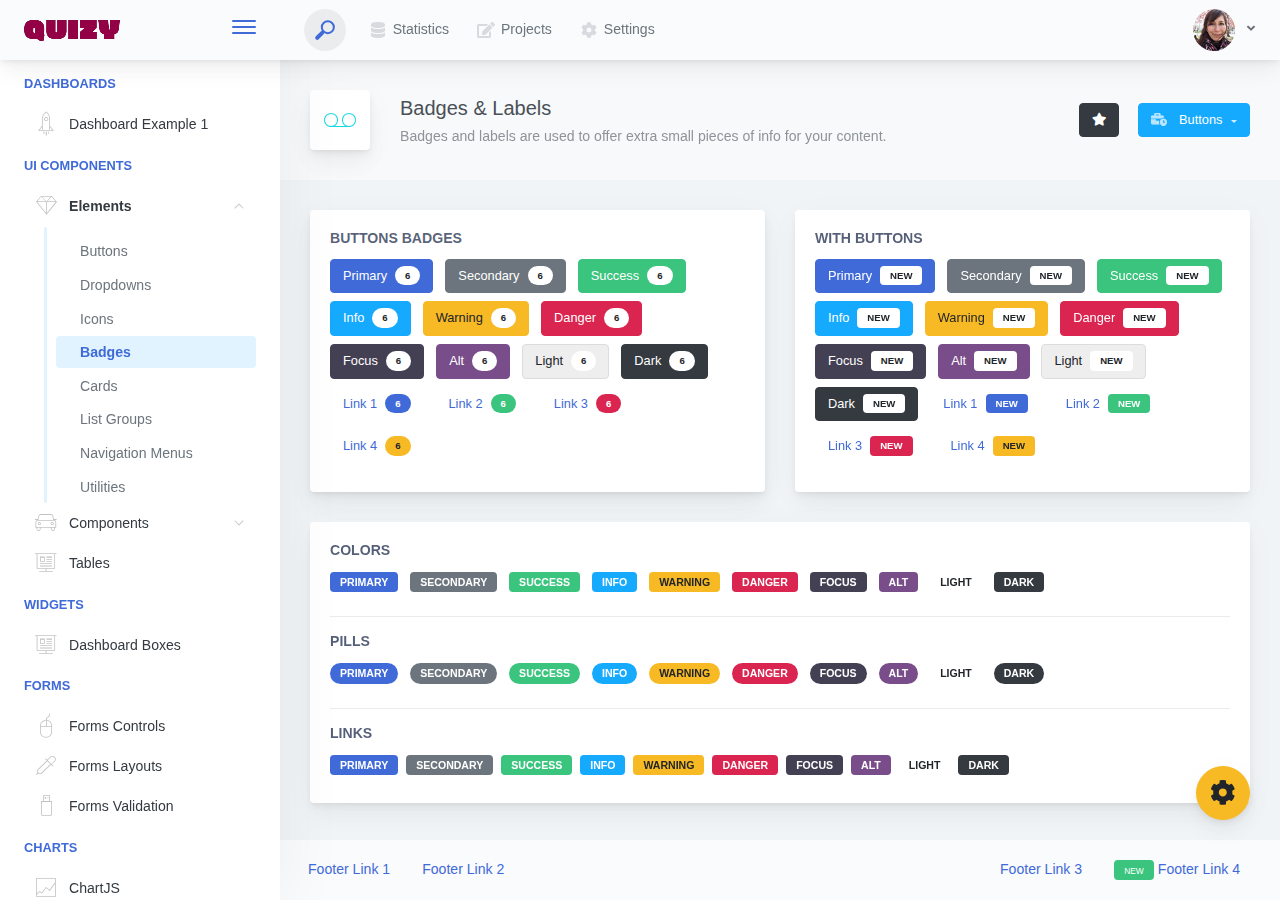
<file: adminpanel/admin/elements-badges-labels.html>
<!doctype html>
<html lang="en">

<head>
    <meta charset="utf-8">
    <meta http-equiv="X-UA-Compatible" content="IE=edge">
    <meta http-equiv="Content-Language" content="en">
    <meta http-equiv="Content-Type" content="text/html; charset=utf-8"/>
    <title>Badges &amp; Labels - Badges and labels are used to offer extra small pieces of info for your content.</title>
    <meta name="viewport" content="width=device-width, initial-scale=1, maximum-scale=1, user-scalable=no, shrink-to-fit=no" />
    <meta name="description" content="Badges and labels are used to offer extra small pieces of info for your content.">
    <meta name="msapplication-tap-highlight" content="no">
    <!--
    =========================================================
    * ArchitectUI HTML Theme Dashboard - v1.0.0
    =========================================================
    * Product Page: https://dashboardpack.com
    * Copyright 2019 DashboardPack (https://dashboardpack.com)
    * Licensed under MIT (https://github.com/DashboardPack/architectui-html-theme-free/blob/master/LICENSE)
    =========================================================
    * The above copyright notice and this permission notice shall be included in all copies or substantial portions of the Software.
    -->
<link href="./main.css" rel="stylesheet"></head>
<body>
    <div class="app-container app-theme-white body-tabs-shadow fixed-sidebar fixed-header">
        <div class="app-header header-shadow">
            <div class="app-header__logo">
                <div class="logo-src"></div>
                <div class="header__pane ml-auto">
                    <div>
                        <button type="button" class="hamburger close-sidebar-btn hamburger--elastic" data-class="closed-sidebar">
                            <span class="hamburger-box">
                                <span class="hamburger-inner"></span>
                            </span>
                        </button>
                    </div>
                </div>
            </div>
            <div class="app-header__mobile-menu">
                <div>
                    <button type="button" class="hamburger hamburger--elastic mobile-toggle-nav">
                        <span class="hamburger-box">
                            <span class="hamburger-inner"></span>
                        </span>
                    </button>
                </div>
            </div>
            <div class="app-header__menu">
                <span>
                    <button type="button" class="btn-icon btn-icon-only btn btn-primary btn-sm mobile-toggle-header-nav">
                        <span class="btn-icon-wrapper">
                            <i class="fa fa-ellipsis-v fa-w-6"></i>
                        </span>
                    </button>
                </span>
            </div>    <div class="app-header__content">
                <div class="app-header-left">
                    <div class="search-wrapper">
                        <div class="input-holder">
                            <input type="text" class="search-input" placeholder="Type to search">
                            <button class="search-icon"><span></span></button>
                        </div>
                        <button class="close"></button>
                    </div>
                    <ul class="header-menu nav">
                        <li class="nav-item">
                            <a href="javascript:void(0);" class="nav-link">
                                <i class="nav-link-icon fa fa-database"> </i>
                                Statistics
                            </a>
                        </li>
                        <li class="btn-group nav-item">
                            <a href="javascript:void(0);" class="nav-link">
                                <i class="nav-link-icon fa fa-edit"></i>
                                Projects
                            </a>
                        </li>
                        <li class="dropdown nav-item">
                            <a href="javascript:void(0);" class="nav-link">
                                <i class="nav-link-icon fa fa-cog"></i>
                                Settings
                            </a>
                        </li>
                    </ul>        </div>
                <div class="app-header-right">
                    <div class="header-btn-lg pr-0">
                        <div class="widget-content p-0">
                            <div class="widget-content-wrapper">
                                <div class="widget-content-left">
                                    <div class="btn-group">
                                        <a data-toggle="dropdown" aria-haspopup="true" aria-expanded="false" class="p-0 btn">
                                            <img width="42" class="rounded-circle" src="assets/images/avatars/1.jpg" alt="">
                                            <i class="fa fa-angle-down ml-2 opacity-8"></i>
                                        </a>
                                        <div tabindex="-1" role="menu" aria-hidden="true" class="dropdown-menu dropdown-menu-right">
                                            <button type="button" tabindex="0" class="dropdown-item">User Account</button>
                                            <button type="button" tabindex="0" class="dropdown-item">Settings</button>
                                            <h6 tabindex="-1" class="dropdown-header">Header</h6>
                                            <button type="button" tabindex="0" class="dropdown-item">Actions</button>
                                            <div tabindex="-1" class="dropdown-divider"></div>
                                            <button type="button" tabindex="0" class="dropdown-item">Dividers</button>
                                        </div>
                                    </div>
                                </div>
                                <div class="widget-content-left  ml-3 header-user-info">
                                    <div class="widget-heading">
                                        Alina Mclourd
                                    </div>
                                    <div class="widget-subheading">
                                        VP People Manager
                                    </div>
                                </div>
                                <div class="widget-content-right header-user-info ml-3">
                                    <button type="button" class="btn-shadow p-1 btn btn-primary btn-sm show-toastr-example">
                                        <i class="fa text-white fa-calendar pr-1 pl-1"></i>
                                    </button>
                                </div>
                            </div>
                        </div>
                    </div>        </div>
            </div>
        </div>        <div class="ui-theme-settings">
            <button type="button" id="TooltipDemo" class="btn-open-options btn btn-warning">
                <i class="fa fa-cog fa-w-16 fa-spin fa-2x"></i>
            </button>
            <div class="theme-settings__inner">
                <div class="scrollbar-container">
                    <div class="theme-settings__options-wrapper">
                        <h3 class="themeoptions-heading">Layout Options
                        </h3>
                        <div class="p-3">
                            <ul class="list-group">
                                <li class="list-group-item">
                                    <div class="widget-content p-0">
                                        <div class="widget-content-wrapper">
                                            <div class="widget-content-left mr-3">
                                                <div class="switch has-switch switch-container-class" data-class="fixed-header">
                                                    <div class="switch-animate switch-on">
                                                        <input type="checkbox" checked data-toggle="toggle" data-onstyle="success">
                                                    </div>
                                                </div>
                                            </div>
                                            <div class="widget-content-left">
                                                <div class="widget-heading">Fixed Header
                                                </div>
                                                <div class="widget-subheading">Makes the header top fixed, always visible!
                                                </div>
                                            </div>
                                        </div>
                                    </div>
                                </li>
                                <li class="list-group-item">
                                    <div class="widget-content p-0">
                                        <div class="widget-content-wrapper">
                                            <div class="widget-content-left mr-3">
                                                <div class="switch has-switch switch-container-class" data-class="fixed-sidebar">
                                                    <div class="switch-animate switch-on">
                                                        <input type="checkbox" checked data-toggle="toggle" data-onstyle="success">
                                                    </div>
                                                </div>
                                            </div>
                                            <div class="widget-content-left">
                                                <div class="widget-heading">Fixed Sidebar
                                                </div>
                                                <div class="widget-subheading">Makes the sidebar left fixed, always visible!
                                                </div>
                                            </div>
                                        </div>
                                    </div>
                                </li>
                                <li class="list-group-item">
                                    <div class="widget-content p-0">
                                        <div class="widget-content-wrapper">
                                            <div class="widget-content-left mr-3">
                                                <div class="switch has-switch switch-container-class" data-class="fixed-footer">
                                                    <div class="switch-animate switch-off">
                                                        <input type="checkbox" data-toggle="toggle" data-onstyle="success">
                                                    </div>
                                                </div>
                                            </div>
                                            <div class="widget-content-left">
                                                <div class="widget-heading">Fixed Footer
                                                </div>
                                                <div class="widget-subheading">Makes the app footer bottom fixed, always visible!
                                                </div>
                                            </div>
                                        </div>
                                    </div>
                                </li>
                            </ul>
                        </div>
                        <h3 class="themeoptions-heading">
                            <div>
                                Header Options
                            </div>
                            <button type="button" class="btn-pill btn-shadow btn-wide ml-auto btn btn-focus btn-sm switch-header-cs-class" data-class="">
                                Restore Default
                            </button>
                        </h3>
                        <div class="p-3">
                            <ul class="list-group">
                                <li class="list-group-item">
                                    <h5 class="pb-2">Choose Color Scheme
                                    </h5>
                                    <div class="theme-settings-swatches">
                                        <div class="swatch-holder bg-primary switch-header-cs-class" data-class="bg-primary header-text-light">
                                        </div>
                                        <div class="swatch-holder bg-secondary switch-header-cs-class" data-class="bg-secondary header-text-light">
                                        </div>
                                        <div class="swatch-holder bg-success switch-header-cs-class" data-class="bg-success header-text-dark">
                                        </div>
                                        <div class="swatch-holder bg-info switch-header-cs-class" data-class="bg-info header-text-dark">
                                        </div>
                                        <div class="swatch-holder bg-warning switch-header-cs-class" data-class="bg-warning header-text-dark">
                                        </div>
                                        <div class="swatch-holder bg-danger switch-header-cs-class" data-class="bg-danger header-text-light">
                                        </div>
                                        <div class="swatch-holder bg-light switch-header-cs-class" data-class="bg-light header-text-dark">
                                        </div>
                                        <div class="swatch-holder bg-dark switch-header-cs-class" data-class="bg-dark header-text-light">
                                        </div>
                                        <div class="swatch-holder bg-focus switch-header-cs-class" data-class="bg-focus header-text-light">
                                        </div>
                                        <div class="swatch-holder bg-alternate switch-header-cs-class" data-class="bg-alternate header-text-light">
                                        </div>
                                        <div class="divider">
                                        </div>
                                        <div class="swatch-holder bg-vicious-stance switch-header-cs-class" data-class="bg-vicious-stance header-text-light">
                                        </div>
                                        <div class="swatch-holder bg-midnight-bloom switch-header-cs-class" data-class="bg-midnight-bloom header-text-light">
                                        </div>
                                        <div class="swatch-holder bg-night-sky switch-header-cs-class" data-class="bg-night-sky header-text-light">
                                        </div>
                                        <div class="swatch-holder bg-slick-carbon switch-header-cs-class" data-class="bg-slick-carbon header-text-light">
                                        </div>
                                        <div class="swatch-holder bg-asteroid switch-header-cs-class" data-class="bg-asteroid header-text-light">
                                        </div>
                                        <div class="swatch-holder bg-royal switch-header-cs-class" data-class="bg-royal header-text-light">
                                        </div>
                                        <div class="swatch-holder bg-warm-flame switch-header-cs-class" data-class="bg-warm-flame header-text-dark">
                                        </div>
                                        <div class="swatch-holder bg-night-fade switch-header-cs-class" data-class="bg-night-fade header-text-dark">
                                        </div>
                                        <div class="swatch-holder bg-sunny-morning switch-header-cs-class" data-class="bg-sunny-morning header-text-dark">
                                        </div>
                                        <div class="swatch-holder bg-tempting-azure switch-header-cs-class" data-class="bg-tempting-azure header-text-dark">
                                        </div>
                                        <div class="swatch-holder bg-amy-crisp switch-header-cs-class" data-class="bg-amy-crisp header-text-dark">
                                        </div>
                                        <div class="swatch-holder bg-heavy-rain switch-header-cs-class" data-class="bg-heavy-rain header-text-dark">
                                        </div>
                                        <div class="swatch-holder bg-mean-fruit switch-header-cs-class" data-class="bg-mean-fruit header-text-dark">
                                        </div>
                                        <div class="swatch-holder bg-malibu-beach switch-header-cs-class" data-class="bg-malibu-beach header-text-light">
                                        </div>
                                        <div class="swatch-holder bg-deep-blue switch-header-cs-class" data-class="bg-deep-blue header-text-dark">
                                        </div>
                                        <div class="swatch-holder bg-ripe-malin switch-header-cs-class" data-class="bg-ripe-malin header-text-light">
                                        </div>
                                        <div class="swatch-holder bg-arielle-smile switch-header-cs-class" data-class="bg-arielle-smile header-text-light">
                                        </div>
                                        <div class="swatch-holder bg-plum-plate switch-header-cs-class" data-class="bg-plum-plate header-text-light">
                                        </div>
                                        <div class="swatch-holder bg-happy-fisher switch-header-cs-class" data-class="bg-happy-fisher header-text-dark">
                                        </div>
                                        <div class="swatch-holder bg-happy-itmeo switch-header-cs-class" data-class="bg-happy-itmeo header-text-light">
                                        </div>
                                        <div class="swatch-holder bg-mixed-hopes switch-header-cs-class" data-class="bg-mixed-hopes header-text-light">
                                        </div>
                                        <div class="swatch-holder bg-strong-bliss switch-header-cs-class" data-class="bg-strong-bliss header-text-light">
                                        </div>
                                        <div class="swatch-holder bg-grow-early switch-header-cs-class" data-class="bg-grow-early header-text-light">
                                        </div>
                                        <div class="swatch-holder bg-love-kiss switch-header-cs-class" data-class="bg-love-kiss header-text-light">
                                        </div>
                                        <div class="swatch-holder bg-premium-dark switch-header-cs-class" data-class="bg-premium-dark header-text-light">
                                        </div>
                                        <div class="swatch-holder bg-happy-green switch-header-cs-class" data-class="bg-happy-green header-text-light">
                                        </div>
                                    </div>
                                </li>
                            </ul>
                        </div>
                        <h3 class="themeoptions-heading">
                            <div>Sidebar Options</div>
                            <button type="button" class="btn-pill btn-shadow btn-wide ml-auto btn btn-focus btn-sm switch-sidebar-cs-class" data-class="">
                                Restore Default
                            </button>
                        </h3>
                        <div class="p-3">
                            <ul class="list-group">
                                <li class="list-group-item">
                                    <h5 class="pb-2">Choose Color Scheme
                                    </h5>
                                    <div class="theme-settings-swatches">
                                        <div class="swatch-holder bg-primary switch-sidebar-cs-class" data-class="bg-primary sidebar-text-light">
                                        </div>
                                        <div class="swatch-holder bg-secondary switch-sidebar-cs-class" data-class="bg-secondary sidebar-text-light">
                                        </div>
                                        <div class="swatch-holder bg-success switch-sidebar-cs-class" data-class="bg-success sidebar-text-dark">
                                        </div>
                                        <div class="swatch-holder bg-info switch-sidebar-cs-class" data-class="bg-info sidebar-text-dark">
                                        </div>
                                        <div class="swatch-holder bg-warning switch-sidebar-cs-class" data-class="bg-warning sidebar-text-dark">
                                        </div>
                                        <div class="swatch-holder bg-danger switch-sidebar-cs-class" data-class="bg-danger sidebar-text-light">
                                        </div>
                                        <div class="swatch-holder bg-light switch-sidebar-cs-class" data-class="bg-light sidebar-text-dark">
                                        </div>
                                        <div class="swatch-holder bg-dark switch-sidebar-cs-class" data-class="bg-dark sidebar-text-light">
                                        </div>
                                        <div class="swatch-holder bg-focus switch-sidebar-cs-class" data-class="bg-focus sidebar-text-light">
                                        </div>
                                        <div class="swatch-holder bg-alternate switch-sidebar-cs-class" data-class="bg-alternate sidebar-text-light">
                                        </div>
                                        <div class="divider">
                                        </div>
                                        <div class="swatch-holder bg-vicious-stance switch-sidebar-cs-class" data-class="bg-vicious-stance sidebar-text-light">
                                        </div>
                                        <div class="swatch-holder bg-midnight-bloom switch-sidebar-cs-class" data-class="bg-midnight-bloom sidebar-text-light">
                                        </div>
                                        <div class="swatch-holder bg-night-sky switch-sidebar-cs-class" data-class="bg-night-sky sidebar-text-light">
                                        </div>
                                        <div class="swatch-holder bg-slick-carbon switch-sidebar-cs-class" data-class="bg-slick-carbon sidebar-text-light">
                                        </div>
                                        <div class="swatch-holder bg-asteroid switch-sidebar-cs-class" data-class="bg-asteroid sidebar-text-light">
                                        </div>
                                        <div class="swatch-holder bg-royal switch-sidebar-cs-class" data-class="bg-royal sidebar-text-light">
                                        </div>
                                        <div class="swatch-holder bg-warm-flame switch-sidebar-cs-class" data-class="bg-warm-flame sidebar-text-dark">
                                        </div>
                                        <div class="swatch-holder bg-night-fade switch-sidebar-cs-class" data-class="bg-night-fade sidebar-text-dark">
                                        </div>
                                        <div class="swatch-holder bg-sunny-morning switch-sidebar-cs-class" data-class="bg-sunny-morning sidebar-text-dark">
                                        </div>
                                        <div class="swatch-holder bg-tempting-azure switch-sidebar-cs-class" data-class="bg-tempting-azure sidebar-text-dark">
                                        </div>
                                        <div class="swatch-holder bg-amy-crisp switch-sidebar-cs-class" data-class="bg-amy-crisp sidebar-text-dark">
                                        </div>
                                        <div class="swatch-holder bg-heavy-rain switch-sidebar-cs-class" data-class="bg-heavy-rain sidebar-text-dark">
                                        </div>
                                        <div class="swatch-holder bg-mean-fruit switch-sidebar-cs-class" data-class="bg-mean-fruit sidebar-text-dark">
                                        </div>
                                        <div class="swatch-holder bg-malibu-beach switch-sidebar-cs-class" data-class="bg-malibu-beach sidebar-text-light">
                                        </div>
                                        <div class="swatch-holder bg-deep-blue switch-sidebar-cs-class" data-class="bg-deep-blue sidebar-text-dark">
                                        </div>
                                        <div class="swatch-holder bg-ripe-malin switch-sidebar-cs-class" data-class="bg-ripe-malin sidebar-text-light">
                                        </div>
                                        <div class="swatch-holder bg-arielle-smile switch-sidebar-cs-class" data-class="bg-arielle-smile sidebar-text-light">
                                        </div>
                                        <div class="swatch-holder bg-plum-plate switch-sidebar-cs-class" data-class="bg-plum-plate sidebar-text-light">
                                        </div>
                                        <div class="swatch-holder bg-happy-fisher switch-sidebar-cs-class" data-class="bg-happy-fisher sidebar-text-dark">
                                        </div>
                                        <div class="swatch-holder bg-happy-itmeo switch-sidebar-cs-class" data-class="bg-happy-itmeo sidebar-text-light">
                                        </div>
                                        <div class="swatch-holder bg-mixed-hopes switch-sidebar-cs-class" data-class="bg-mixed-hopes sidebar-text-light">
                                        </div>
                                        <div class="swatch-holder bg-strong-bliss switch-sidebar-cs-class" data-class="bg-strong-bliss sidebar-text-light">
                                        </div>
                                        <div class="swatch-holder bg-grow-early switch-sidebar-cs-class" data-class="bg-grow-early sidebar-text-light">
                                        </div>
                                        <div class="swatch-holder bg-love-kiss switch-sidebar-cs-class" data-class="bg-love-kiss sidebar-text-light">
                                        </div>
                                        <div class="swatch-holder bg-premium-dark switch-sidebar-cs-class" data-class="bg-premium-dark sidebar-text-light">
                                        </div>
                                        <div class="swatch-holder bg-happy-green switch-sidebar-cs-class" data-class="bg-happy-green sidebar-text-light">
                                        </div>
                                    </div>
                                </li>
                            </ul>
                        </div>
                        <h3 class="themeoptions-heading">
                            <div>Main Content Options</div>
                            <button type="button" class="btn-pill btn-shadow btn-wide ml-auto active btn btn-focus btn-sm">Restore Default
                            </button>
                        </h3>
                        <div class="p-3">
                            <ul class="list-group">
                                <li class="list-group-item">
                                    <h5 class="pb-2">Page Section Tabs
                                    </h5>
                                    <div class="theme-settings-swatches">
                                        <div role="group" class="mt-2 btn-group">
                                            <button type="button" class="btn-wide btn-shadow btn-primary btn btn-secondary switch-theme-class" data-class="body-tabs-line">
                                                Line
                                            </button>
                                            <button type="button" class="btn-wide btn-shadow btn-primary active btn btn-secondary switch-theme-class" data-class="body-tabs-shadow">
                                                Shadow
                                            </button>
                                        </div>
                                    </div>
                                </li>
                            </ul>
                        </div>
                    </div>
                </div>
            </div>
        </div>        <div class="app-main">
                <div class="app-sidebar sidebar-shadow">
                    <div class="app-header__logo">
                        <div class="logo-src"></div>
                        <div class="header__pane ml-auto">
                            <div>
                                <button type="button" class="hamburger close-sidebar-btn hamburger--elastic" data-class="closed-sidebar">
                                    <span class="hamburger-box">
                                        <span class="hamburger-inner"></span>
                                    </span>
                                </button>
                            </div>
                        </div>
                    </div>
                    <div class="app-header__mobile-menu">
                        <div>
                            <button type="button" class="hamburger hamburger--elastic mobile-toggle-nav">
                                <span class="hamburger-box">
                                    <span class="hamburger-inner"></span>
                                </span>
                            </button>
                        </div>
                    </div>
                    <div class="app-header__menu">
                        <span>
                            <button type="button" class="btn-icon btn-icon-only btn btn-primary btn-sm mobile-toggle-header-nav">
                                <span class="btn-icon-wrapper">
                                    <i class="fa fa-ellipsis-v fa-w-6"></i>
                                </span>
                            </button>
                        </span>
                    </div>    <div class="scrollbar-sidebar">
                        <div class="app-sidebar__inner">
                            <ul class="vertical-nav-menu">
                                <li class="app-sidebar__heading">Dashboards</li>
                                <li>
                                    <a href="index.html">
                                        <i class="metismenu-icon pe-7s-rocket"></i>
                                        Dashboard Example 1
                                    </a>
                                </li>
                                <li class="app-sidebar__heading">UI Components</li>
                                <li
                                    
                                    
                                    
                                     class="mm-active"
                                    
                                    
                                    
                                    
                                >
                                    <a href="#">
                                        <i class="metismenu-icon pe-7s-diamond"></i>
                                        Elements
                                        <i class="metismenu-state-icon pe-7s-angle-down caret-left"></i>
                                    </a>
                                    <ul
                                        
                                        
                                        
                                         class="mm-show"
                                        
                                        
                                        
                                        
                                    >
                                        <li>
                                            <a href="elements-buttons-standard.html">
                                                <i class="metismenu-icon"></i>
                                                Buttons
                                            </a>
                                        </li>
                                        <li>
                                            <a href="elements-dropdowns.html">
                                                <i class="metismenu-icon">
                                                </i>Dropdowns
                                            </a>
                                        </li>
                                        <li>
                                            <a href="elements-icons.html">
                                                <i class="metismenu-icon">
                                                </i>Icons
                                            </a>
                                        </li>
                                        <li>
                                            <a href="elements-badges-labels.html" class="mm-active">
                                                <i class="metismenu-icon">
                                                </i>Badges
                                            </a>
                                        </li>
                                        <li>
                                            <a href="elements-cards.html">
                                                <i class="metismenu-icon">
                                                </i>Cards
                                            </a>
                                        </li>
                                        <li>
                                            <a href="elements-list-group.html">
                                                <i class="metismenu-icon">
                                                </i>List Groups
                                            </a>
                                        </li>
                                        <li>
                                            <a href="elements-navigation.html">
                                                <i class="metismenu-icon">
                                                </i>Navigation Menus
                                            </a>
                                        </li>
                                        <li>
                                            <a href="elements-utilities.html">
                                                <i class="metismenu-icon">
                                                </i>Utilities
                                            </a>
                                        </li>
                                    </ul>
                                </li>
                                <li
                                    
                                    
                                    
                                    
                                    
                                    
                                    
                                    
                                    
                                    
                                    
                                >
                                    <a href="#">
                                        <i class="metismenu-icon pe-7s-car"></i>
                                        Components
                                        <i class="metismenu-state-icon pe-7s-angle-down caret-left"></i>
                                    </a>
                                    <ul
                                        
                                        
                                        
                                        
                                        
                                        
                                        
                                        
                                        
                                        
                                        
                                    >
                                        <li>
                                            <a href="components-tabs.html">
                                                <i class="metismenu-icon">
                                                </i>Tabs
                                            </a>
                                        </li>
                                        <li>
                                            <a href="components-accordions.html">
                                                <i class="metismenu-icon">
                                                </i>Accordions
                                            </a>
                                        </li>
                                        <li>
                                            <a href="components-notifications.html">
                                                <i class="metismenu-icon">
                                                </i>Notifications
                                            </a>
                                        </li>
                                        <li>
                                            <a href="components-modals.html">
                                                <i class="metismenu-icon">
                                                </i>Modals
                                            </a>
                                        </li>
                                        <li>
                                            <a href="components-progress-bar.html">
                                                <i class="metismenu-icon">
                                                </i>Progress Bar
                                            </a>
                                        </li>
                                        <li>
                                            <a href="components-tooltips-popovers.html">
                                                <i class="metismenu-icon">
                                                </i>Tooltips &amp; Popovers
                                            </a>
                                        </li>
                                        <li>
                                            <a href="components-carousel.html">
                                                <i class="metismenu-icon">
                                                </i>Carousel
                                            </a>
                                        </li>
                                        <li>
                                            <a href="components-calendar.html">
                                                <i class="metismenu-icon">
                                                </i>Calendar
                                            </a>
                                        </li>
                                        <li>
                                            <a href="components-pagination.html">
                                                <i class="metismenu-icon">
                                                </i>Pagination
                                            </a>
                                        </li>
                                        <li>
                                            <a href="components-scrollable-elements.html">
                                                <i class="metismenu-icon">
                                                </i>Scrollable
                                            </a>
                                        </li>
                                        <li>
                                            <a href="components-maps.html">
                                                <i class="metismenu-icon">
                                                </i>Maps
                                            </a>
                                        </li>
                                    </ul>
                                </li>
                                <li  >
                                    <a href="tables-regular.html">
                                        <i class="metismenu-icon pe-7s-display2"></i>
                                        Tables
                                    </a>
                                </li>
                                <li class="app-sidebar__heading">Widgets</li>
                                <li>
                                    <a href="dashboard-boxes.html">
                                        <i class="metismenu-icon pe-7s-display2"></i>
                                        Dashboard Boxes
                                    </a>
                                </li>
                                <li class="app-sidebar__heading">Forms</li>
                                <li>
                                    <a href="forms-controls.html">
                                        <i class="metismenu-icon pe-7s-mouse">
                                        </i>Forms Controls
                                    </a>
                                </li>
                                <li>
                                    <a href="forms-layouts.html">
                                        <i class="metismenu-icon pe-7s-eyedropper">
                                        </i>Forms Layouts
                                    </a>
                                </li>
                                <li>
                                    <a href="forms-validation.html">
                                        <i class="metismenu-icon pe-7s-pendrive">
                                        </i>Forms Validation
                                    </a>
                                </li>
                                <li class="app-sidebar__heading">Charts</li>
                                <li>
                                    <a href="charts-chartjs.html">
                                        <i class="metismenu-icon pe-7s-graph2">
                                        </i>ChartJS
                                    </a>
                                </li>
                                <li class="app-sidebar__heading">PRO Version</li>
                                <li>
                                    <a href="https://dashboardpack.com/theme-details/architectui-dashboard-html-pro/" target="_blank">
                                        <i class="metismenu-icon pe-7s-graph2">
                                        </i>
                                        Upgrade to PRO
                                    </a>
                                </li>
                            </ul>
                        </div>
                    </div>
                </div>    <div class="app-main__outer">
                    <div class="app-main__inner">
                        <div class="app-page-title">
                            <div class="page-title-wrapper">
                                <div class="page-title-heading">
                                    <div class="page-title-icon">
                                        <i class="pe-7s-voicemail icon-gradient bg-arielle-smile">
                                        </i>
                                    </div>
                                    <div>Badges &amp; Labels
                                        <div class="page-title-subheading">Badges and labels are used to offer extra small pieces of info for your content.
                                        </div>
                                    </div>
                                </div>
                                <div class="page-title-actions">
                                    <button type="button" data-toggle="tooltip" title="Example Tooltip" data-placement="bottom" class="btn-shadow mr-3 btn btn-dark">
                                        <i class="fa fa-star"></i>
                                    </button>
                                    <div class="d-inline-block dropdown">
                                        <button type="button" data-toggle="dropdown" aria-haspopup="true" aria-expanded="false" class="btn-shadow dropdown-toggle btn btn-info">
                                            <span class="btn-icon-wrapper pr-2 opacity-7">
                                                <i class="fa fa-business-time fa-w-20"></i>
                                            </span>
                                            Buttons
                                        </button>
                                        <div tabindex="-1" role="menu" aria-hidden="true" class="dropdown-menu dropdown-menu-right">
                                            <ul class="nav flex-column">
                                                <li class="nav-item">
                                                    <a href="javascript:void(0);" class="nav-link">
                                                        <i class="nav-link-icon lnr-inbox"></i>
                                                        <span>
                                                            Inbox
                                                        </span>
                                                        <div class="ml-auto badge badge-pill badge-secondary">86</div>
                                                    </a>
                                                </li>
                                                <li class="nav-item">
                                                    <a href="javascript:void(0);" class="nav-link">
                                                        <i class="nav-link-icon lnr-book"></i>
                                                        <span>
                                                            Book
                                                        </span>
                                                        <div class="ml-auto badge badge-pill badge-danger">5</div>
                                                    </a>
                                                </li>
                                                <li class="nav-item">
                                                    <a href="javascript:void(0);" class="nav-link">
                                                        <i class="nav-link-icon lnr-picture"></i>
                                                        <span>
                                                            Picture
                                                        </span>
                                                    </a>
                                                </li>
                                                <li class="nav-item">
                                                    <a disabled href="javascript:void(0);" class="nav-link disabled">
                                                        <i class="nav-link-icon lnr-file-empty"></i>
                                                        <span>
                                                            File Disabled
                                                        </span>
                                                    </a>
                                                </li>
                                            </ul>
                                        </div>
                                    </div>
                                </div>    </div>
                        </div>            <div class="row">
                            <div class="col-lg-6">
                                <div class="main-card mb-3 card">
                                    <div class="card-body"><h5 class="card-title">Buttons Badges</h5>
                                        <button class="mb-2 mr-2 btn btn-primary">Primary<span class="badge badge-pill badge-light">6</span></button>
                                        <button class="mb-2 mr-2 btn btn-secondary">Secondary<span class="badge badge-pill badge-light">6</span></button>
                                        <button class="mb-2 mr-2 btn btn-success">Success<span class="badge badge-pill badge-light">6</span></button>
                                        <button class="mb-2 mr-2 btn btn-info">Info<span class="badge badge-pill badge-light">6</span></button>
                                        <button class="mb-2 mr-2 btn btn-warning">Warning<span class="badge badge-pill badge-light">6</span></button>
                                        <button class="mb-2 mr-2 btn btn-danger">Danger<span class="badge badge-pill badge-light">6</span></button>
                                        <button class="mb-2 mr-2 btn btn-focus">Focus<span class="badge badge-pill badge-light">6</span></button>
                                        <button class="mb-2 mr-2 btn btn-alternate">Alt<span class="badge badge-pill badge-light">6</span></button>
                                        <button class="mb-2 mr-2 btn btn-light">Light<span class="badge badge-pill badge-light">6</span></button>
                                        <button class="mb-2 mr-2 btn btn-dark">Dark<span class="badge badge-pill badge-light">6</span></button>
                                        <button class="mb-2 mr-2 btn btn-link">Link 1<span class="badge badge-pill badge-primary">6</span></button>
                                        <button class="mb-2 mr-2 btn btn-link">Link 2<span class="badge badge-pill badge-success">6</span></button>
                                        <button class="mb-2 mr-2 btn btn-link">Link 3<span class="badge badge-pill badge-danger">6</span></button>
                                        <button class="mb-2 mr-2 btn btn-link">Link 4<span class="badge badge-pill badge-warning">6</span></button>
                                    </div>
                                </div>
                            </div>
                            <div class="col-lg-6">
                                <div class="main-card mb-3 card">
                                    <div class="card-body"><h5 class="card-title">With Buttons</h5>
                                        <button class="mb-2 mr-2 btn btn-primary">Primary<span class="badge badge-light">NEW</span></button>
                                        <button class="mb-2 mr-2 btn btn-secondary">Secondary<span class="badge badge-light">NEW</span></button>
                                        <button class="mb-2 mr-2 btn btn-success">Success<span class="badge badge-light">NEW</span></button>
                                        <button class="mb-2 mr-2 btn btn-info">Info<span class="badge badge-light">NEW</span></button>
                                        <button class="mb-2 mr-2 btn btn-warning">Warning<span class="badge badge-light">NEW</span></button>
                                        <button class="mb-2 mr-2 btn btn-danger">Danger<span class="badge badge-light">NEW</span></button>
                                        <button class="mb-2 mr-2 btn btn-focus">Focus<span class="badge badge-light">NEW</span></button>
                                        <button class="mb-2 mr-2 btn btn-alternate">Alt<span class="badge badge-light">NEW</span></button>
                                        <button class="mb-2 mr-2 btn btn-light">Light<span class="badge badge-light">NEW</span></button>
                                        <button class="mb-2 mr-2 btn btn-dark">Dark<span class="badge badge-light">NEW</span></button>
                                        <button class="mb-2 mr-2 btn btn-link">Link 1<span class="badge badge-primary">NEW</span></button>
                                        <button class="mb-2 mr-2 btn btn-link">Link 2<span class="badge badge-success">NEW</span></button>
                                        <button class="mb-2 mr-2 btn btn-link">Link 3<span class="badge badge-danger">NEW</span></button>
                                        <button class="mb-2 mr-2 btn btn-link">Link 4<span class="badge badge-warning">NEW</span></button>
                                    </div>
                                </div>
                            </div>
                        </div>
                        <div class="main-card mb-3 card">
                            <div class="card-body"><h5 class="card-title">Colors</h5>
                                <div class="mb-2 mr-2 badge badge-primary">Primary</div>
                                <div class="mb-2 mr-2 badge badge-secondary">Secondary</div>
                                <div class="mb-2 mr-2 badge badge-success">Success</div>
                                <div class="mb-2 mr-2 badge badge-info">Info</div>
                                <div class="mb-2 mr-2 badge badge-warning">Warning</div>
                                <div class="mb-2 mr-2 badge badge-danger">Danger</div>
                                <div class="mb-2 mr-2 badge badge-focus">Focus</div>
                                <div class="mb-2 mr-2 badge badge-alternate">Alt</div>
                                <div class="mb-2 mr-2 badge badge-light">Light</div>
                                <div class="mb-2 mr-2 badge badge-dark">Dark</div>
                                <div class="divider"></div>
                                <h5 class="card-title">Pills</h5>
                                <div class="mb-2 mr-2 badge badge-pill badge-primary">Primary</div>
                                <div class="mb-2 mr-2 badge badge-pill badge-secondary">Secondary</div>
                                <div class="mb-2 mr-2 badge badge-pill badge-success">Success</div>
                                <div class="mb-2 mr-2 badge badge-pill badge-info">Info</div>
                                <div class="mb-2 mr-2 badge badge-pill badge-warning">Warning</div>
                                <div class="mb-2 mr-2 badge badge-pill badge-danger">Danger</div>
                                <div class="mb-2 mr-2 badge badge-pill badge-focus">Focus</div>
                                <div class="mb-2 mr-2 badge badge-pill badge-alternate">Alt</div>
                                <div class="mb-2 mr-2 badge badge-pill badge-light">Light</div>
                                <div class="mb-2 mr-2 badge badge-pill badge-dark">Dark</div>
                                <div class="divider"></div>
                                <h5 class="card-title">Links</h5><a href="javascript:void(0);" class="mb-2 mr-2 badge badge-primary">Primary</a><a href="javascript:void(0);" class="mb-2 mr-2 badge badge-secondary">Secondary</a><a
                                        href="javascript:void(0);" class="mb-2 mr-2 badge badge-success">Success</a><a href="javascript:void(0);" class="mb-2 mr-2 badge badge-info">Info</a><a href="javascript:void(0);"
                                                                                                                                                                                                class="mb-2 mr-2 badge badge-warning">Warning</a><a
                                        href="javascript:void(0);" class="mb-2 mr-2 badge badge-danger">Danger</a><a href="javascript:void(0);" class="mb-2 mr-2 badge badge-focus">Focus</a><a href="javascript:void(0);"
                                                                                                                                                                                                class="mb-2 mr-2 badge badge-alternate">Alt</a><a
                                        href="javascript:void(0);" class="mb-2 mr-2 badge badge-light">Light</a><a href="javascript:void(0);" class="mb-2 mr-2 badge badge-dark">Dark</a></div>
                        </div>
                    </div>
                    <div class="app-wrapper-footer">
                        <div class="app-footer">
                            <div class="app-footer__inner">
                                <div class="app-footer-left">
                                    <ul class="nav">
                                        <li class="nav-item">
                                            <a href="javascript:void(0);" class="nav-link">
                                                Footer Link 1
                                            </a>
                                        </li>
                                        <li class="nav-item">
                                            <a href="javascript:void(0);" class="nav-link">
                                                Footer Link 2
                                            </a>
                                        </li>
                                    </ul>
                                </div>
                                <div class="app-footer-right">
                                    <ul class="nav">
                                        <li class="nav-item">
                                            <a href="javascript:void(0);" class="nav-link">
                                                Footer Link 3
                                            </a>
                                        </li>
                                        <li class="nav-item">
                                            <a href="javascript:void(0);" class="nav-link">
                                                <div class="badge badge-success mr-1 ml-0">
                                                    <small>NEW</small>
                                                </div>
                                                Footer Link 4
                                            </a>
                                        </li>
                                    </ul>
                                </div>
                            </div>
                        </div>
                    </div>    </div>
        </div>
    </div>
<script type="text/javascript" src="./assets/scripts/main.js"></script></body>
</html>
</file>
<file: adminpanel/admin/main.css>
*/.border-primary{border-color:#3f6ad8}.border-secondary{border-color:#6c757d}.border-success{border-color:#3ac47d}.border-info{border-color:#16aaff}.border-warning{border-color:#f7b924}.border-danger{border-color:#d92550}.border-light{border-color:#eee}.border-dark{border-color:#343a40}.border-focus{border-color:#444054}.border-alternate{border-color:#794c8a}.list-group-item-primary{color:#213770;background-color:#c9d5f4}.list-group-item-primary.list-group-item-action:hover,.list-group-item-primary.list-group-item-action:focus{color:#213770;background-color:#b4c5f0}.list-group-item-primary.list-group-item-action.active{color:#fff;background-color:#213770;border-color:#213770}.list-group-item-secondary{color:#383d41;background-color:#d6d8db}.list-group-item-secondary.list-group-item-action:hover,.list-group-item-secondary.list-group-item-action:focus{color:#383d41;background-color:#c8cbcf}.list-group-item-secondary.list-group-item-action.active{color:#fff;background-color:#383d41;border-color:#383d41}.list-group-item-success{color:#1e6641;background-color:#c8eedb}.list-group-item-success.list-group-item-action:hover,.list-group-item-success.list-group-item-action:focus{color:#1e6641;background-color:#b5e8ce}.list-group-item-success.list-group-item-action.active{color:#fff;background-color:#1e6641;border-color:#1e6641}.list-group-item-info{color:#0b5885;background-color:#bee7ff}.list-group-item-info.list-group-item-action:hover,.list-group-item-info.list-group-item-action:focus{color:#0b5885;background-color:#a5deff}.list-group-item-info.list-group-item-action.active{color:#fff;background-color:#0b5885;border-color:#0b5885}.list-group-item-warning{color:#806013;background-color:#fdebc2}.list-group-item-warning.list-group-item-action:hover,.list-group-item-warning.list-group-item-action:focus{color:#806013;background-color:#fce3a9}.list-group-item-warning.list-group-item-action.active{color:#fff;background-color:#806013;border-color:#806013}.list-group-item-danger{color:#71132a;background-color:#f4c2ce}.list-group-item-danger.list-group-item-action:hover,.list-group-item-danger.list-group-item-action:focus{color:#71132a;background-color:#f0acbd}.list-group-item-danger.list-group-item-action.active{color:#fff;background-color:#71132a;border-color:#71132a}.list-group-item-light{color:#7c7c7c;background-color:#fafafa}.list-group-item-light.list-group-item-action:hover,.list-group-item-light.list-group-item-action:focus{color:#7c7c7c;background-color:#ededed}.list-group-item-light.list-group-item-action.active{color:#fff;background-color:#7c7c7c;border-color:#7c7c7c}.list-group-item-dark{color:#1b1e21;background-color:#c6c8ca}.list-group-item-dark.list-group-item-action:hover,.list-group-item-dark.list-group-item-action:focus{color:#1b1e21;background-color:#b9bbbe}.list-group-item-dark.list-group-item-action.active{color:#fff;background-color:#1b1e21;border-color:#1b1e21}.list-group-item-focus{color:#23212c;background-color:#cbcacf}.list-group-item-focus.list-group-item-action:hover,.list-group-item-focus.list-group-item-action:focus{color:#23212c;background-color:#bebdc3}.list-group-item-focus.list-group-item-action.active{color:#fff;background-color:#23212c;border-color:#23212c}.list-group-item-alternate{color:#3f2848;background-color:#d9cdde}.list-group-item-alternate.list-group-item-action:hover,.list-group-item-alternate.list-group-item-action:focus{color:#3f2848;background-color:#cdbed4}.list-group-item-alternate.list-group-item-action.active{color:#fff;background-color:#3f2848;border-color:#3f2848}.bg-primary{background-color:#3f6ad8 !important}a.bg-primary:hover,a.bg-primary:focus,button.bg-primary:hover,button.bg-primary:focus{background-color:#2651be !important}.bg-secondary{background-color:#6c757d !important}a.bg-secondary:hover,a.bg-secondary:focus,button.bg-secondary:hover,button.bg-secondary:focus{background-color:#545b62 !important}.bg-success{background-color:#3ac47d !important}a.bg-success:hover,a.bg-success:focus,button.bg-success:hover,button.bg-success:focus{background-color:#2e9d64 !important}.bg-info{background-color:#16aaff !important}a.bg-info:hover,a.bg-info:focus,button.bg-info:hover,button.bg-info:focus{background-color:#0090e2 !important}.bg-warning{background-color:#f7b924 !important}a.bg-warning:hover,a.bg-warning:focus,button.bg-warning:hover,button.bg-warning:focus{background-color:#e0a008 !important}.bg-danger{background-color:#d92550 !important}a.bg-danger:hover,a.bg-danger:focus,button.bg-danger:hover,button.bg-danger:focus{background-color:#ad1e40 !important}.bg-light{background-color:#eee !important}a.bg-light:hover,a.bg-light:focus,button.bg-light:hover,button.bg-light:focus{background-color:#d5d5d5 !important}.bg-dark{background-color:#343a40 !important}a.bg-dark:hover,a.bg-dark:focus,button.bg-dark:hover,button.bg-dark:focus{background-color:#1d2124 !important}.bg-focus{background-color:#444054 !important}a.bg-focus:hover,a.bg-focus:focus,button.bg-focus:hover,button.bg-focus:focus{background-color:#2d2a37 !important}.bg-alternate{background-color:#794c8a !important}a.bg-alternate:hover,a.bg-alternate:focus,button.bg-alternate:hover,button.bg-alternate:focus{background-color:#5c3a69 !important}:root{--blue: #007bff;--indigo: #6610f2;--purple: #6f42c1;--pink: #e83e8c;--red: #dc3545;--orange: #fd7e14;--yellow: #ffc107;--green: #28a745;--teal: #20c997;--cyan: #17a2b8;--white: #fff;--gray: #6c757d;--gray-dark: #343a40;--primary: #3f6ad8;--secondary: #6c757d;--success: #3ac47d;--info: #16aaff;--warning: #f7b924;--danger: #d92550;--light: #eee;--dark: #343a40;--focus: #444054;--alternate: #794c8a;--breakpoint-xs: 0;--breakpoint-sm: 576px;--breakpoint-md: 768px;--breakpoint-lg: 992px;--breakpoint-xl: 1200px;--font-family-sans-serif: -apple-system, BlinkMacSystemFont, "Segoe UI", Roboto, "Helvetica Neue", Arial, "Noto Sans", sans-serif, "Apple Color Emoji", "Segoe UI Emoji", "Segoe UI Symbol", "Noto Color Emoji";--font-family-monospace: SFMono-Regular, Menlo, Monaco, Consolas, "Liberation Mono", "Courier New", monospace}*,*::before,*::after{box-sizing:border-box}html{font-family:sans-serif;line-height:1.15;-webkit-text-size-adjust:100%;-webkit-tap-highlight-color:rgba(0,0,0,0)}article,aside,figcaption,figure,footer,header,hgroup,main,nav,section{display:block}body{margin:0;font-family:-apple-system,BlinkMacSystemFont,"Segoe UI",Roboto,"Helvetica Neue",Arial,"Noto Sans",sans-serif,"Apple Color Emoji","Segoe UI Emoji","Segoe UI Symbol","Noto Color Emoji";font-size:.88rem;font-weight:400;line-height:1.5;color:#495057;text-align:left;background-color:#fff}[tabindex="-1"]:focus{outline:0 !important}hr{box-sizing:content-box;height:0;overflow:visible}h1,h2,h3,h4,h5,h6{margin-top:0;margin-bottom:.5rem}p{margin-top:0;margin-bottom:1rem}abbr[title],abbr[data-original-title]{text-decoration:underline;text-decoration:underline dotted;cursor:help;border-bottom:0;text-decoration-skip-ink:none}address{margin-bottom:1rem;font-style:normal;line-height:inherit}ol,ul,dl{margin-top:0;margin-bottom:1rem}ol ol,ul ul,ol ul,ul ol{margin-bottom:0}dt{font-weight:700}dd{margin-bottom:.5rem;margin-left:0}blockquote{margin:0 0 1rem}b,strong{font-weight:bolder}small{font-size:80%}sub,sup{position:relative;font-size:75%;line-height:0;vertical-align:baseline}sub{bottom:-.25em}sup{top:-.5em}a{color:#3f6ad8;text-decoration:none;background-color:transparent}a:hover{color:#0056b3;text-decoration:underline}a:not([href]):not([tabindex]){color:inherit;text-decoration:none}a:not([href]):not([tabindex]):hover,a:not([href]):not([tabindex]):focus{color:inherit;text-decoration:none}a:not([href]):not([tabindex]):focus{outline:0}pre,code,kbd,samp{font-family:SFMono-Regular,Menlo,Monaco,Consolas,"Liberation Mono","Courier New",monospace;font-size:1em}pre{margin-top:0;margin-bottom:1rem;overflow:auto}figure{margin:0 0 1rem}img{vertical-align:middle;border-style:none}svg{overflow:hidden;vertical-align:middle}table{border-collapse:collapse}caption{padding-top:.55rem;padding-bottom:.55rem;color:#6c757d;text-align:left;caption-side:bottom}th{text-align:inherit}label{display:inline-block;margin-bottom:.5rem}button{border-radius:0}button:focus{outline:1px dotted;outline:5px auto -webkit-focus-ring-color}input,button,select,optgroup,textarea{margin:0;font-family:inherit;font-size:inherit;line-height:inherit}button,input{overflow:visible}button,select{text-transform:none}button,[type="button"],[type="reset"],[type="submit"]{-webkit-appearance:button}button::-moz-focus-inner,[type="button"]::-moz-focus-inner,[type="reset"]::-moz-focus-inner,[type="submit"]::-moz-focus-inner{padding:0;border-style:none}input[type="radio"],input[type="checkbox"]{box-sizing:border-box;padding:0}input[type="date"],input[type="time"],input[type="datetime-local"],input[type="month"]{-webkit-appearance:listbox}textarea{overflow:auto;resize:vertical}fieldset{min-width:0;padding:0;margin:0;border:0}legend{display:block;width:100%;max-width:100%;padding:0;margin-bottom:.5rem;font-size:1.5rem;line-height:inherit;color:inherit;white-space:normal}progress{vertical-align:baseline}[type="number"]::-webkit-inner-spin-button,[type="number"]::-webkit-outer-spin-button{height:auto}[type="search"]{outline-offset:-2px;-webkit-appearance:none}[type="search"]::-webkit-search-decoration{-webkit-appearance:none}::-webkit-file-upload-button{font:inherit;-webkit-appearance:button}output{display:inline-block}summary{display:list-item;cursor:pointer}template{display:none}[hidden]{display:none !important}h1,h2,h3,h4,h5,h6,.h1,.h2,.h3,.h4,.h5,.h6{margin-bottom:.5rem;font-family:inherit;font-weight:400;line-height:1.2;color:inherit}h1,.h1{font-size:2.5rem}h2,.h2{font-size:2rem}h3,.h3{font-size:1.75rem}h4,.h4{font-size:1.5rem}h5,.h5{font-size:1.25rem}h6,.h6{font-size:1rem}.lead{font-size:1.25rem;font-weight:300}.display-1{font-size:6rem;font-weight:300;line-height:1.2}.display-2{font-size:5.5rem;font-weight:300;line-height:1.2}.display-3{font-size:4.5rem;font-weight:300;line-height:1.2}.display-4{font-size:3.5rem;font-weight:300;line-height:1.2}hr{margin-top:1rem;margin-bottom:1rem;border:0;border-top:1px solid rgba(0,0,0,0.1)}small,.small{font-size:80%;font-weight:400}mark,.mark{padding:.2em;background-color:#fcf8e3}.list-unstyled{padding-left:0;list-style:none}.list-inline{padding-left:0;list-style:none}.list-inline-item{display:inline-block}.list-inline-item:not(:last-child){margin-right:.5rem}.initialism{font-size:90%;text-transform:uppercase}.blockquote{margin-bottom:1rem;font-size:1.25rem}.blockquote-footer{display:block;font-size:80%;color:#6c757d}.blockquote-footer::before{content:"\2014\00A0"}.img-fluid{max-width:100%;height:auto}.img-thumbnail{padding:.25rem;background-color:#fff;border:1px solid #dee2e6;border-radius:.25rem;max-width:100%;height:auto}.figure{display:inline-block}.figure-img{margin-bottom:.5rem;line-height:1}.figure-caption{font-size:90%;color:#6c757d}code{font-size:87.5%;color:#e83e8c;word-break:break-word}a>code{color:inherit}kbd{padding:.2rem .4rem;font-size:87.5%;color:#fff;background-color:#212529;border-radius:.2rem}kbd kbd{padding:0;font-size:100%;font-weight:700}pre{display:block;font-size:87.5%;color:#212529}pre code{font-size:inherit;color:inherit;word-break:normal}.pre-scrollable{max-height:340px;overflow-y:scroll}.container{width:100%;padding-right:15px;padding-left:15px;margin-right:auto;margin-left:auto}@media (min-width: 576px){.container{max-width:540px}}@media (min-width: 768px){.container{max-width:720px}}@media (min-width: 992px){.container{max-width:960px}}@media (min-width: 1200px){.container{max-width:1140px}}.container-fluid{width:100%;padding-right:15px;padding-left:15px;margin-right:auto;margin-left:auto}.row{display:flex;flex-wrap:wrap;margin-right:-15px;margin-left:-15px}.no-gutters{margin-right:0;margin-left:0}.no-gutters>.col,.no-gutters>[class*="col-"]{padding-right:0;padding-left:0}.col-1,.col-2,.col-3,.col-4,.col-5,.col-6,.col-7,.col-8,.col-9,.col-10,.col-11,.col-12,.col,.col-auto,.col-sm-1,.col-sm-2,.col-sm-3,.col-sm-4,.col-sm-5,.col-sm-6,.col-sm-7,.col-sm-8,.col-sm-9,.col-sm-10,.col-sm-11,.col-sm-12,.col-sm,.col-sm-auto,.col-md-1,.col-md-2,.col-md-3,.col-md-4,.col-md-5,.col-md-6,.col-md-7,.col-md-8,.col-md-9,.col-md-10,.col-md-11,.col-md-12,.col-md,.col-md-auto,.col-lg-1,.col-lg-2,.col-lg-3,.col-lg-4,.col-lg-5,.col-lg-6,.col-lg-7,.col-lg-8,.col-lg-9,.col-lg-10,.col-lg-11,.col-lg-12,.col-lg,.col-lg-auto,.col-xl-1,.col-xl-2,.col-xl-3,.col-xl-4,.col-xl-5,.col-xl-6,.col-xl-7,.col-xl-8,.col-xl-9,.col-xl-10,.col-xl-11,.col-xl-12,.col-xl,.col-xl-auto{position:relative;width:100%;padding-right:15px;padding-left:15px}.col{flex-basis:0;flex-grow:1;max-width:100%}.col-auto{flex:0 0 auto;width:auto;max-width:100%}.col-1{flex:0 0 8.33333%;max-width:8.33333%}.col-2{flex:0 0 16.66667%;max-width:16.66667%}.col-3{flex:0 0 25%;max-width:25%}.col-4{flex:0 0 33.33333%;max-width:33.33333%}.col-5{flex:0 0 41.66667%;max-width:41.66667%}.col-6{flex:0 0 50%;max-width:50%}.col-7{flex:0 0 58.33333%;max-width:58.33333%}.col-8{flex:0 0 66.66667%;max-width:66.66667%}.col-9{flex:0 0 75%;max-width:75%}.col-10{flex:0 0 83.33333%;max-width:83.33333%}.col-11{flex:0 0 91.66667%;max-width:91.66667%}.col-12{flex:0 0 100%;max-width:100%}.order-first{order:-1}.order-last{order:13}.order-0{order:0}.order-1{order:1}.order-2{order:2}.order-3{order:3}.order-4{order:4}.order-5{order:5}.order-6{order:6}.order-7{order:7}.order-8{order:8}.order-9{order:9}.order-10{order:10}.order-11{order:11}.order-12{order:12}.offset-1{margin-left:8.33333%}.offset-2{margin-left:16.66667%}.offset-3{margin-left:25%}.offset-4{margin-left:33.33333%}.offset-5{margin-left:41.66667%}.offset-6{margin-left:50%}.offset-7{margin-left:58.33333%}.offset-8{margin-left:66.66667%}.offset-9{margin-left:75%}.offset-10{margin-left:83.33333%}.offset-11{margin-left:91.66667%}@media (min-width: 576px){.col-sm{flex-basis:0;flex-grow:1;max-width:100%}.col-sm-auto{flex:0 0 auto;width:auto;max-width:100%}.col-sm-1{flex:0 0 8.33333%;max-width:8.33333%}.col-sm-2{flex:0 0 16.66667%;max-width:16.66667%}.col-sm-3{flex:0 0 25%;max-width:25%}.col-sm-4{flex:0 0 33.33333%;max-width:33.33333%}.col-sm-5{flex:0 0 41.66667%;max-width:41.66667%}.col-sm-6{flex:0 0 50%;max-width:50%}.col-sm-7{flex:0 0 58.33333%;max-width:58.33333%}.col-sm-8{flex:0 0 66.66667%;max-width:66.66667%}.col-sm-9{flex:0 0 75%;max-width:75%}.col-sm-10{flex:0 0 83.33333%;max-width:83.33333%}.col-sm-11{flex:0 0 91.66667%;max-width:91.66667%}.col-sm-12{flex:0 0 100%;max-width:100%}.order-sm-first{order:-1}.order-sm-last{order:13}.order-sm-0{order:0}.order-sm-1{order:1}.order-sm-2{order:2}.order-sm-3{order:3}.order-sm-4{order:4}.order-sm-5{order:5}.order-sm-6{order:6}.order-sm-7{order:7}.order-sm-8{order:8}.order-sm-9{order:9}.order-sm-10{order:10}.order-sm-11{order:11}.order-sm-12{order:12}.offset-sm-0{margin-left:0}.offset-sm-1{margin-left:8.33333%}.offset-sm-2{margin-left:16.66667%}.offset-sm-3{margin-left:25%}.offset-sm-4{margin-left:33.33333%}.offset-sm-5{margin-left:41.66667%}.offset-sm-6{margin-left:50%}.offset-sm-7{margin-left:58.33333%}.offset-sm-8{margin-left:66.66667%}.offset-sm-9{margin-left:75%}.offset-sm-10{margin-left:83.33333%}.offset-sm-11{margin-left:91.66667%}}@media (min-width: 768px){.col-md{flex-basis:0;flex-grow:1;max-width:100%}.col-md-auto{flex:0 0 auto;width:auto;max-width:100%}.col-md-1{flex:0 0 8.33333%;max-width:8.33333%}.col-md-2{flex:0 0 16.66667%;max-width:16.66667%}.col-md-3{flex:0 0 25%;max-width:25%}.col-md-4{flex:0 0 33.33333%;max-width:33.33333%}.col-md-5{flex:0 0 41.66667%;max-width:41.66667%}.col-md-6{flex:0 0 50%;max-width:50%}.col-md-7{flex:0 0 58.33333%;max-width:58.33333%}.col-md-8{flex:0 0 66.66667%;max-width:66.66667%}.col-md-9{flex:0 0 75%;max-width:75%}.col-md-10{flex:0 0 83.33333%;max-width:83.33333%}.col-md-11{flex:0 0 91.66667%;max-width:91.66667%}.col-md-12{flex:0 0 100%;max-width:100%}.order-md-first{order:-1}.order-md-last{order:13}.order-md-0{order:0}.order-md-1{order:1}.order-md-2{order:2}.order-md-3{order:3}.order-md-4{order:4}.order-md-5{order:5}.order-md-6{order:6}.order-md-7{order:7}.order-md-8{order:8}.order-md-9{order:9}.order-md-10{order:10}.order-md-11{order:11}.order-md-12{order:12}.offset-md-0{margin-left:0}.offset-md-1{margin-left:8.33333%}.offset-md-2{margin-left:16.66667%}.offset-md-3{margin-left:25%}.offset-md-4{margin-left:33.33333%}.offset-md-5{margin-left:41.66667%}.offset-md-6{margin-left:50%}.offset-md-7{margin-left:58.33333%}.offset-md-8{margin-left:66.66667%}.offset-md-9{margin-left:75%}.offset-md-10{margin-left:83.33333%}.offset-md-11{margin-left:91.66667%}}@media (min-width: 992px){.col-lg{flex-basis:0;flex-grow:1;max-width:100%}.col-lg-auto{flex:0 0 auto;width:auto;max-width:100%}.col-lg-1{flex:0 0 8.33333%;max-width:8.33333%}.col-lg-2{flex:0 0 16.66667%;max-width:16.66667%}.col-lg-3{flex:0 0 25%;max-width:25%}.col-lg-4{flex:0 0 33.33333%;max-width:33.33333%}.col-lg-5{flex:0 0 41.66667%;max-width:41.66667%}.col-lg-6{flex:0 0 50%;max-width:50%}.col-lg-7{flex:0 0 58.33333%;max-width:58.33333%}.col-lg-8{flex:0 0 66.66667%;max-width:66.66667%}.col-lg-9{flex:0 0 75%;max-width:75%}.col-lg-10{flex:0 0 83.33333%;max-width:83.33333%}.col-lg-11{flex:0 0 91.66667%;max-width:91.66667%}.col-lg-12{flex:0 0 100%;max-width:100%}.order-lg-first{order:-1}.order-lg-last{order:13}.order-lg-0{order:0}.order-lg-1{order:1}.order-lg-2{order:2}.order-lg-3{order:3}.order-lg-4{order:4}.order-lg-5{order:5}.order-lg-6{order:6}.order-lg-7{order:7}.order-lg-8{order:8}.order-lg-9{order:9}.order-lg-10{order:10}.order-lg-11{order:11}.order-lg-12{order:12}.offset-lg-0{margin-left:0}.offset-lg-1{margin-left:8.33333%}.offset-lg-2{margin-left:16.66667%}.offset-lg-3{margin-left:25%}.offset-lg-4{margin-left:33.33333%}.offset-lg-5{margin-left:41.66667%}.offset-lg-6{margin-left:50%}.offset-lg-7{margin-left:58.33333%}.offset-lg-8{margin-left:66.66667%}.offset-lg-9{margin-left:75%}.offset-lg-10{margin-left:83.33333%}.offset-lg-11{margin-left:91.66667%}}@media (min-width: 1200px){.col-xl{flex-basis:0;flex-grow:1;max-width:100%}.col-xl-auto{flex:0 0 auto;width:auto;max-width:100%}.col-xl-1{flex:0 0 8.33333%;max-width:8.33333%}.col-xl-2{flex:0 0 16.66667%;max-width:16.66667%}.col-xl-3{flex:0 0 25%;max-width:25%}.col-xl-4{flex:0 0 33.33333%;max-width:33.33333%}.col-xl-5{flex:0 0 41.66667%;max-width:41.66667%}.col-xl-6{flex:0 0 50%;max-width:50%}.col-xl-7{flex:0 0 58.33333%;max-width:58.33333%}.col-xl-8{flex:0 0 66.66667%;max-width:66.66667%}.col-xl-9{flex:0 0 75%;max-width:75%}.col-xl-10{flex:0 0 83.33333%;max-width:83.33333%}.col-xl-11{flex:0 0 91.66667%;max-width:91.66667%}.col-xl-12{flex:0 0 100%;max-width:100%}.order-xl-first{order:-1}.order-xl-last{order:13}.order-xl-0{order:0}.order-xl-1{order:1}.order-xl-2{order:2}.order-xl-3{order:3}.order-xl-4{order:4}.order-xl-5{order:5}.order-xl-6{order:6}.order-xl-7{order:7}.order-xl-8{order:8}.order-xl-9{order:9}.order-xl-10{order:10}.order-xl-11{order:11}.order-xl-12{order:12}.offset-xl-0{margin-left:0}.offset-xl-1{margin-left:8.33333%}.offset-xl-2{margin-left:16.66667%}.offset-xl-3{margin-left:25%}.offset-xl-4{margin-left:33.33333%}.offset-xl-5{margin-left:41.66667%}.offset-xl-6{margin-left:50%}.offset-xl-7{margin-left:58.33333%}.offset-xl-8{margin-left:66.66667%}.offset-xl-9{margin-left:75%}.offset-xl-10{margin-left:83.33333%}.offset-xl-11{margin-left:91.66667%}}.table{width:100%;margin-bottom:1rem;background-color:rgba(0,0,0,0)}.table th,.table td{padding:.55rem;vertical-align:top;border-top:1px solid #e9ecef}.table thead th{vertical-align:bottom;border-bottom:2px solid #e9ecef}.table tbody+tbody{border-top:2px solid #e9ecef}.table .table{background-color:#fff}.table-sm th,.table-sm td{padding:.3rem}.table-bordered{border:1px solid #e9ecef}.table-bordered th,.table-bordered td{border:1px solid #e9ecef}.table-bordered thead th,.table-bordered thead td{border-bottom-width:2px}.table-borderless th,.table-borderless td,.table-borderless thead th,.table-borderless tbody+tbody{border:0}.table-striped tbody tr:nth-of-type(odd){background-color:rgba(0,0,0,0.03)}.table-hover tbody tr:hover{background-color:#e0f3ff}.table-primary,.table-primary>th,.table-primary>td{background-color:#c9d5f4}.table-primary th,.table-primary td,.table-primary thead th,.table-primary tbody+tbody{border-color:#9bb2eb}.table-hover .table-primary:hover{background-color:#b4c5f0}.table-hover .table-primary:hover>td,.table-hover .table-primary:hover>th{background-color:#b4c5f0}.table-secondary,.table-secondary>th,.table-secondary>td{background-color:#d6d8db}.table-secondary th,.table-secondary td,.table-secondary thead th,.table-secondary tbody+tbody{border-color:#b3b7bb}.table-hover .table-secondary:hover{background-color:#c8cbcf}.table-hover .table-secondary:hover>td,.table-hover .table-secondary:hover>th{background-color:#c8cbcf}.table-success,.table-success>th,.table-success>td{background-color:#c8eedb}.table-success th,.table-success td,.table-success thead th,.table-success tbody+tbody{border-color:#99e0bb}.table-hover .table-success:hover{background-color:#b5e8ce}.table-hover .table-success:hover>td,.table-hover .table-success:hover>th{background-color:#b5e8ce}.table-info,.table-info>th,.table-info>td{background-color:#bee7ff}.table-info th,.table-info td,.table-info thead th,.table-info tbody+tbody{border-color:#86d3ff}.table-hover .table-info:hover{background-color:#a5deff}.table-hover .table-info:hover>td,.table-hover .table-info:hover>th{background-color:#a5deff}.table-warning,.table-warning>th,.table-warning>td{background-color:#fdebc2}.table-warning th,.table-warning td,.table-warning thead th,.table-warning tbody+tbody{border-color:#fbdb8d}.table-hover .table-warning:hover{background-color:#fce3a9}.table-hover .table-warning:hover>td,.table-hover .table-warning:hover>th{background-color:#fce3a9}.table-danger,.table-danger>th,.table-danger>td{background-color:#f4c2ce}.table-danger th,.table-danger td,.table-danger thead th,.table-danger tbody+tbody{border-color:#eb8ea4}.table-hover .table-danger:hover{background-color:#f0acbd}.table-hover .table-danger:hover>td,.table-hover .table-danger:hover>th{background-color:#f0acbd}.table-light,.table-light>th,.table-light>td{background-color:#fafafa}.table-light th,.table-light td,.table-light thead th,.table-light tbody+tbody{border-color:#f6f6f6}.table-hover .table-light:hover{background-color:#ededed}.table-hover .table-light:hover>td,.table-hover .table-light:hover>th{background-color:#ededed}.table-dark,.table-dark>th,.table-dark>td{background-color:#c6c8ca}.table-dark th,.table-dark td,.table-dark thead th,.table-dark tbody+tbody{border-color:#95999c}.table-hover .table-dark:hover{background-color:#b9bbbe}.table-hover .table-dark:hover>td,.table-hover .table-dark:hover>th{background-color:#b9bbbe}.table-focus,.table-focus>th,.table-focus>td{background-color:#cbcacf}.table-focus th,.table-focus td,.table-focus thead th,.table-focus tbody+tbody{border-color:#9e9ca6}.table-hover .table-focus:hover{background-color:#bebdc3}.table-hover .table-focus:hover>td,.table-hover .table-focus:hover>th{background-color:#bebdc3}.table-alternate,.table-alternate>th,.table-alternate>td{background-color:#d9cdde}.table-alternate th,.table-alternate td,.table-alternate thead th,.table-alternate tbody+tbody{border-color:#b9a2c2}.table-hover .table-alternate:hover{background-color:#cdbed4}.table-hover .table-alternate:hover>td,.table-hover .table-alternate:hover>th{background-color:#cdbed4}.table-active,.table-active>th,.table-active>td{background-color:#e0f3ff}.table-hover .table-active:hover{background-color:#c7e9ff}.table-hover .table-active:hover>td,.table-hover .table-active:hover>th{background-color:#c7e9ff}.table .thead-dark th{color:#fff;background-color:#212529;border-color:#32383e}.table .thead-light th{color:#6c757d;background-color:#f8f9fa;border-color:#e9ecef}.table-dark{color:#fff;background-color:#212529}.table-dark th,.table-dark td,.table-dark thead th{border-color:#32383e}.table-dark.table-bordered{border:0}.table-dark.table-striped tbody tr:nth-of-type(odd){background-color:rgba(255,255,255,0.05)}.table-dark.table-hover tbody tr:hover{background-color:rgba(255,255,255,0.075)}@media (max-width: 575.98px){.table-responsive-sm{display:block;width:100%;overflow-x:auto;-webkit-overflow-scrolling:touch;-ms-overflow-style:-ms-autohiding-scrollbar}.table-responsive-sm>.table-bordered{border:0}}@media (max-width: 767.98px){.table-responsive-md{display:block;width:100%;overflow-x:auto;-webkit-overflow-scrolling:touch;-ms-overflow-style:-ms-autohiding-scrollbar}.table-responsive-md>.table-bordered{border:0}}@media (max-width: 991.98px){.table-responsive-lg{display:block;width:100%;overflow-x:auto;-webkit-overflow-scrolling:touch;-ms-overflow-style:-ms-autohiding-scrollbar}.table-responsive-lg>.table-bordered{border:0}}@media (max-width: 1199.98px){.table-responsive-xl{display:block;width:100%;overflow-x:auto;-webkit-overflow-scrolling:touch;-ms-overflow-style:-ms-autohiding-scrollbar}.table-responsive-xl>.table-bordered{border:0}}.table-responsive{display:block;width:100%;overflow-x:auto;-webkit-overflow-scrolling:touch;-ms-overflow-style:-ms-autohiding-scrollbar}.table-responsive>.table-bordered{border:0}.form-control{display:block;width:100%;height:calc(2.25rem + 2px);padding:.375rem .75rem;font-size:1rem;font-weight:400;line-height:1.5;color:#495057;background-color:#fff;background-clip:padding-box;border:1px solid #ced4da;border-radius:.25rem;transition:border-color 0.15s ease-in-out,box-shadow 0.15s ease-in-out}@media screen and (prefers-reduced-motion: reduce){.form-control{transition:none}}.form-control::-ms-expand{background-color:transparent;border:0}.form-control:focus{color:#495057;background-color:#fff;border-color:#a9bcee;outline:0;box-shadow:0 0 0 .2rem rgba(0,123,255,0.25)}.form-control::placeholder{color:#6c757d;opacity:1}.form-control:disabled,.form-control[readonly]{background-color:#e9ecef;opacity:1}select.form-control:focus::-ms-value{color:#495057;background-color:#fff}.form-control-file,.form-control-range{display:block;width:100%}.col-form-label{padding-top:calc(.375rem + 1px);padding-bottom:calc(.375rem + 1px);margin-bottom:0;font-size:inherit;line-height:1.5}.col-form-label-lg{padding-top:calc(.5rem + 1px);padding-bottom:calc(.5rem + 1px);font-size:1.25rem;line-height:1.5}.col-form-label-sm{padding-top:calc(.25rem + 1px);padding-bottom:calc(.25rem + 1px);font-size:.875rem;line-height:1.5}.form-control-plaintext{display:block;width:100%;padding-top:.375rem;padding-bottom:.375rem;margin-bottom:0;line-height:1.5;color:#212529;background-color:transparent;border:solid transparent;border-width:1px 0}.form-control-plaintext.form-control-sm,.form-control-plaintext.form-control-lg{padding-right:0;padding-left:0}.form-control-sm{height:calc(1.8125rem + 2px);padding:.25rem .5rem;font-size:.875rem;line-height:1.5;border-radius:.2rem}.form-control-lg{height:calc(2.875rem + 2px);padding:.5rem 1rem;font-size:1.25rem;line-height:1.5;border-radius:.3rem}select.form-control[size],select.form-control[multiple]{height:auto}textarea.form-control{height:auto}.form-group{margin-bottom:1rem}.form-text{display:block;margin-top:.25rem}.form-row{display:flex;flex-wrap:wrap;margin-right:-5px;margin-left:-5px}.form-row>.col,.form-row>[class*="col-"]{padding-right:5px;padding-left:5px}.form-check{position:relative;display:block;padding-left:1.25rem}.form-check-input{position:absolute;margin-top:.3rem;margin-left:-1.25rem}.form-check-input:disabled ~ .form-check-label{color:#6c757d}.form-check-label{margin-bottom:0}.form-check-inline{display:inline-flex;align-items:center;padding-left:0;margin-right:.75rem}.form-check-inline .form-check-input{position:static;margin-top:0;margin-right:.3125rem;margin-left:0}.valid-feedback{display:none;width:100%;margin-top:.25rem;font-size:80%;color:#3ac47d}.valid-tooltip{position:absolute;top:100%;z-index:5;display:none;max-width:100%;padding:.25rem .5rem;margin-top:.1rem;font-size:.875rem;line-height:1.5;color:#fff;background-color:rgba(58,196,125,0.9);border-radius:.25rem}.was-validated .form-control:valid,.form-control.is-valid{border-color:#3ac47d;padding-right:2.25rem;background-repeat:no-repeat;background-position:center right calc(2.25rem / 4);background-size:calc(2.25rem / 2) calc(2.25rem / 2);background-image:url("data:image/svg+xml,%3csvg xmlns='http://www.w3.org/2000/svg' viewBox='0 0 8 8'%3e%3cpath fill='%2328a745' d='M2.3 6.73L.6 4.53c-.4-1.04.46-1.4 1.1-.8l1.1 1.4 3.4-3.8c.6-.63 1.6-.27 1.2.7l-4 4.6c-.43.5-.8.4-1.1.1z'/%3e%3c/svg%3e")}.was-validated .form-control:valid:focus,.form-control.is-valid:focus{border-color:#3ac47d;box-shadow:0 0 0 .2rem rgba(58,196,125,0.25)}.was-validated .form-control:valid ~ .valid-feedback,.was-validated .form-control:valid ~ .valid-tooltip,.form-control.is-valid ~ .valid-feedback,.form-control.is-valid ~ .valid-tooltip{display:block}.was-validated textarea.form-control:valid,textarea.form-control.is-valid{padding-right:2.25rem;background-position:top calc(2.25rem / 4) right calc(2.25rem / 4)}.was-validated .custom-select:valid,.custom-select.is-valid{border-color:#3ac47d;padding-right:3.4375rem;background:url("data:image/svg+xml,%3csvg xmlns='http://www.w3.org/2000/svg' viewBox='0 0 4 5'%3e%3cpath fill='%23343a40' d='M2 0L0 2h4zm0 5L0 3h4z'/%3e%3c/svg%3e") no-repeat right .75rem center/8px 10px,url("data:image/svg+xml,%3csvg xmlns='http://www.w3.org/2000/svg' viewBox='0 0 8 8'%3e%3cpath fill='%2328a745' d='M2.3 6.73L.6 4.53c-.4-1.04.46-1.4 1.1-.8l1.1 1.4 3.4-3.8c.6-.63 1.6-.27 1.2.7l-4 4.6c-.43.5-.8.4-1.1.1z'/%3e%3c/svg%3e") no-repeat center right 1.75rem/1.125rem 1.125rem}.was-validated .custom-select:valid:focus,.custom-select.is-valid:focus{border-color:#3ac47d;box-shadow:0 0 0 .2rem rgba(58,196,125,0.25)}.was-validated .custom-select:valid ~ .valid-feedback,.was-validated .custom-select:valid ~ .valid-tooltip,.custom-select.is-valid ~ .valid-feedback,.custom-select.is-valid ~ .valid-tooltip{display:block}.was-validated .form-control-file:valid ~ .valid-feedback,.was-validated .form-control-file:valid ~ .valid-tooltip,.form-control-file.is-valid ~ .valid-feedback,.form-control-file.is-valid ~ .valid-tooltip{display:block}.was-validated .form-check-input:valid ~ .form-check-label,.form-check-input.is-valid ~ .form-check-label{color:#3ac47d}.was-validated .form-check-input:valid ~ .valid-feedback,.was-validated .form-check-input:valid ~ .valid-tooltip,.form-check-input.is-valid ~ .valid-feedback,.form-check-input.is-valid ~ .valid-tooltip{display:block}.was-validated .custom-control-input:valid ~ .custom-control-label,.custom-control-input.is-valid ~ .custom-control-label{color:#3ac47d}.was-validated .custom-control-input:valid ~ .custom-control-label::before,.custom-control-input.is-valid ~ .custom-control-label::before{border-color:#3ac47d}.was-validated .custom-control-input:valid ~ .valid-feedback,.was-validated .custom-control-input:valid ~ .valid-tooltip,.custom-control-input.is-valid ~ .valid-feedback,.custom-control-input.is-valid ~ .valid-tooltip{display:block}.was-validated .custom-control-input:valid:checked ~ .custom-control-label::before,.custom-control-input.is-valid:checked ~ .custom-control-label::before{border-color:#61d097;background-color:#61d097}.was-validated .custom-control-input:valid:focus ~ .custom-control-label::before,.custom-control-input.is-valid:focus ~ .custom-control-label::before{box-shadow:0 0 0 .2rem rgba(58,196,125,0.25)}.was-validated .custom-control-input:valid:focus:not(:checked) ~ .custom-control-label::before,.custom-control-input.is-valid:focus:not(:checked) ~ .custom-control-label::before{border-color:#3ac47d}.was-validated .custom-file-input:valid ~ .custom-file-label,.custom-file-input.is-valid ~ .custom-file-label{border-color:#3ac47d}.was-validated .custom-file-input:valid ~ .valid-feedback,.was-validated .custom-file-input:valid ~ .valid-tooltip,.custom-file-input.is-valid ~ .valid-feedback,.custom-file-input.is-valid ~ .valid-tooltip{display:block}.was-validated .custom-file-input:valid:focus ~ .custom-file-label,.custom-file-input.is-valid:focus ~ .custom-file-label{border-color:#3ac47d;box-shadow:0 0 0 .2rem rgba(58,196,125,0.25)}.invalid-feedback{display:none;width:100%;margin-top:.25rem;font-size:80%;color:#d92550}.invalid-tooltip{position:absolute;top:100%;z-index:5;display:none;max-width:100%;padding:.25rem .5rem;margin-top:.1rem;font-size:.875rem;line-height:1.5;color:#fff;background-color:rgba(217,37,80,0.9);border-radius:.25rem}.was-validated .form-control:invalid,.form-control.is-invalid{border-color:#d92550;padding-right:2.25rem;background-repeat:no-repeat;background-position:center right calc(2.25rem / 4);background-size:calc(2.25rem / 2) calc(2.25rem / 2);background-image:url("data:image/svg+xml,%3csvg xmlns='http://www.w3.org/2000/svg' fill='%23dc3545' viewBox='-2 -2 7 7'%3e%3cpath stroke='%23d9534f' d='M0 0l3 3m0-3L0 3'/%3e%3ccircle r='.5'/%3e%3ccircle cx='3' r='.5'/%3e%3ccircle cy='3' r='.5'/%3e%3ccircle cx='3' cy='3' r='.5'/%3e%3c/svg%3E")}.was-validated .form-control:invalid:focus,.form-control.is-invalid:focus{border-color:#d92550;box-shadow:0 0 0 .2rem rgba(217,37,80,0.25)}.was-validated .form-control:invalid ~ .invalid-feedback,.was-validated .form-control:invalid ~ .invalid-tooltip,.form-control.is-invalid ~ .invalid-feedback,.form-control.is-invalid ~ .invalid-tooltip{display:block}.was-validated textarea.form-control:invalid,textarea.form-control.is-invalid{padding-right:2.25rem;background-position:top calc(2.25rem / 4) right calc(2.25rem / 4)}.was-validated .custom-select:invalid,.custom-select.is-invalid{border-color:#d92550;padding-right:3.4375rem;background:url("data:image/svg+xml,%3csvg xmlns='http://www.w3.org/2000/svg' viewBox='0 0 4 5'%3e%3cpath fill='%23343a40' d='M2 0L0 2h4zm0 5L0 3h4z'/%3e%3c/svg%3e") no-repeat right .75rem center/8px 10px,url("data:image/svg+xml,%3csvg xmlns='http://www.w3.org/2000/svg' fill='%23dc3545' viewBox='-2 -2 7 7'%3e%3cpath stroke='%23d9534f' d='M0 0l3 3m0-3L0 3'/%3e%3ccircle r='.5'/%3e%3ccircle cx='3' r='.5'/%3e%3ccircle cy='3' r='.5'/%3e%3ccircle cx='3' cy='3' r='.5'/%3e%3c/svg%3E") no-repeat center right 1.75rem/1.125rem 1.125rem}.was-validated .custom-select:invalid:focus,.custom-select.is-invalid:focus{border-color:#d92550;box-shadow:0 0 0 .2rem rgba(217,37,80,0.25)}.was-validated .custom-select:invalid ~ .invalid-feedback,.was-validated .custom-select:invalid ~ .invalid-tooltip,.custom-select.is-invalid ~ .invalid-feedback,.custom-select.is-invalid ~ .invalid-tooltip{display:block}.was-validated .form-control-file:invalid ~ .invalid-feedback,.was-validated .form-control-file:invalid ~ .invalid-tooltip,.form-control-file.is-invalid ~ .invalid-feedback,.form-control-file.is-invalid ~ .invalid-tooltip{display:block}.was-validated .form-check-input:invalid ~ .form-check-label,.form-check-input.is-invalid ~ .form-check-label{color:#d92550}.was-validated .form-check-input:invalid ~ .invalid-feedback,.was-validated .form-check-input:invalid ~ .invalid-tooltip,.form-check-input.is-invalid ~ .invalid-feedback,.form-check-input.is-invalid ~ .invalid-tooltip{display:block}.was-validated .custom-control-input:invalid ~ .custom-control-label,.custom-control-input.is-invalid ~ .custom-control-label{color:#d92550}.was-validated .custom-control-input:invalid ~ .custom-control-label::before,.custom-control-input.is-invalid ~ .custom-control-label::before{border-color:#d92550}.was-validated .custom-control-input:invalid ~ .invalid-feedback,.was-validated .custom-control-input:invalid ~ .invalid-tooltip,.custom-control-input.is-invalid ~ .invalid-feedback,.custom-control-input.is-invalid ~ .invalid-tooltip{display:block}.was-validated .custom-control-input:invalid:checked ~ .custom-control-label::before,.custom-control-input.is-invalid:checked ~ .custom-control-label::before{border-color:#e15073;background-color:#e15073}.was-validated .custom-control-input:invalid:focus ~ .custom-control-label::before,.custom-control-input.is-invalid:focus ~ .custom-control-label::before{box-shadow:0 0 0 .2rem rgba(217,37,80,0.25)}.was-validated .custom-control-input:invalid:focus:not(:checked) ~ .custom-control-label::before,.custom-control-input.is-invalid:focus:not(:checked) ~ .custom-control-label::before{border-color:#d92550}.was-validated .custom-file-input:invalid ~ .custom-file-label,.custom-file-input.is-invalid ~ .custom-file-label{border-color:#d92550}.was-validated .custom-file-input:invalid ~ .invalid-feedback,.was-validated .custom-file-input:invalid ~ .invalid-tooltip,.custom-file-input.is-invalid ~ .invalid-feedback,.custom-file-input.is-invalid ~ .invalid-tooltip{display:block}.was-validated .custom-file-input:invalid:focus ~ .custom-file-label,.custom-file-input.is-invalid:focus ~ .custom-file-label{border-color:#d92550;box-shadow:0 0 0 .2rem rgba(217,37,80,0.25)}.form-inline{display:flex;flex-flow:row wrap;align-items:center}.form-inline .form-check{width:100%}@media (min-width: 576px){.form-inline label{display:flex;align-items:center;justify-content:center;margin-bottom:0}.form-inline .form-group{display:flex;flex:0 0 auto;flex-flow:row wrap;align-items:center;margin-bottom:0}.form-inline .form-control{display:inline-block;width:auto;vertical-align:middle}.form-inline .form-control-plaintext{display:inline-block}.form-inline .input-group,.form-inline .custom-select{width:auto}.form-inline .form-check{display:flex;align-items:center;justify-content:center;width:auto;padding-left:0}.form-inline .form-check-input{position:relative;margin-top:0;margin-right:.25rem;margin-left:0}.form-inline .custom-control{align-items:center;justify-content:center}.form-inline .custom-control-label{margin-bottom:0}}.btn{display:inline-block;font-weight:400;color:#495057;text-align:center;vertical-align:middle;user-select:none;background-color:transparent;border:1px solid transparent;padding:.375rem .75rem;font-size:1rem;line-height:1.5;border-radius:.25rem;transition:color 0.15s,background-color 0.15s,border-color 0.15s,box-shadow 0.15s}@media screen and (prefers-reduced-motion: reduce){.btn{transition:none}}.btn:hover{color:#495057;text-decoration:none}.btn:focus,.btn.focus{outline:0;box-shadow:none}.btn.disabled,.btn:disabled{opacity:.65}.btn:not(:disabled):not(.disabled){cursor:pointer}a.btn.disabled,fieldset:disabled a.btn{pointer-events:none}.btn-primary{color:#fff;background-color:#3f6ad8;border-color:#3f6ad8}.btn-primary:hover{color:#fff;background-color:#2955c8;border-color:#2651be}.btn-primary:focus,.btn-primary.focus{box-shadow:0 0 0 0 rgba(92,128,222,0.5)}.btn-primary.disabled,.btn-primary:disabled{color:#fff;background-color:#3f6ad8;border-color:#3f6ad8}.btn-primary:not(:disabled):not(.disabled):active,.btn-primary:not(:disabled):not(.disabled).active,.show>.btn-primary.dropdown-toggle{color:#fff;background-color:#2651be;border-color:#244cb3}.btn-primary:not(:disabled):not(.disabled):active:focus,.btn-primary:not(:disabled):not(.disabled).active:focus,.show>.btn-primary.dropdown-toggle:focus{box-shadow:0 0 0 0 rgba(92,128,222,0.5)}.btn-secondary{color:#fff;background-color:#6c757d;border-color:#6c757d}.btn-secondary:hover{color:#fff;background-color:#5a6268;border-color:#545b62}.btn-secondary:focus,.btn-secondary.focus{box-shadow:0 0 0 0 rgba(130,138,145,0.5)}.btn-secondary.disabled,.btn-secondary:disabled{color:#fff;background-color:#6c757d;border-color:#6c757d}.btn-secondary:not(:disabled):not(.disabled):active,.btn-secondary:not(:disabled):not(.disabled).active,.show>.btn-secondary.dropdown-toggle{color:#fff;background-color:#545b62;border-color:#4e555b}.btn-secondary:not(:disabled):not(.disabled):active:focus,.btn-secondary:not(:disabled):not(.disabled).active:focus,.show>.btn-secondary.dropdown-toggle:focus{box-shadow:0 0 0 0 rgba(130,138,145,0.5)}.btn-success{color:#fff;background-color:#3ac47d;border-color:#3ac47d}.btn-success:hover{color:#fff;background-color:#31a66a;border-color:#2e9d64}.btn-success:focus,.btn-success.focus{box-shadow:0 0 0 0 rgba(88,205,145,0.5)}.btn-success.disabled,.btn-success:disabled{color:#fff;background-color:#3ac47d;border-color:#3ac47d}.btn-success:not(:disabled):not(.disabled):active,.btn-success:not(:disabled):not(.disabled).active,.show>.btn-success.dropdown-toggle{color:#fff;background-color:#2e9d64;border-color:#2b935e}.btn-success:not(:disabled):not(.disabled):active:focus,.btn-success:not(:disabled):not(.disabled).active:focus,.show>.btn-success.dropdown-toggle:focus{box-shadow:0 0 0 0 rgba(88,205,145,0.5)}.btn-info{color:#fff;background-color:#16aaff;border-color:#16aaff}.btn-info:hover{color:#fff;background-color:#0098ef;border-color:#0090e2}.btn-info:focus,.btn-info.focus{box-shadow:0 0 0 0 rgba(57,183,255,0.5)}.btn-info.disabled,.btn-info:disabled{color:#fff;background-color:#16aaff;border-color:#16aaff}.btn-info:not(:disabled):not(.disabled):active,.btn-info:not(:disabled):not(.disabled).active,.show>.btn-info.dropdown-toggle{color:#fff;background-color:#0090e2;border-color:#0087d5}.btn-info:not(:disabled):not(.disabled):active:focus,.btn-info:not(:disabled):not(.disabled).active:focus,.show>.btn-info.dropdown-toggle:focus{box-shadow:0 0 0 0 rgba(57,183,255,0.5)}.btn-warning{color:#212529;background-color:#f7b924;border-color:#f7b924}.btn-warning:hover{color:#212529;background-color:#eca909;border-color:#e0a008}.btn-warning:focus,.btn-warning.focus{box-shadow:0 0 0 0 rgba(215,163,37,0.5)}.btn-warning.disabled,.btn-warning:disabled{color:#212529;background-color:#f7b924;border-color:#f7b924}.btn-warning:not(:disabled):not(.disabled):active,.btn-warning:not(:disabled):not(.disabled).active,.show>.btn-warning.dropdown-toggle{color:#212529;background-color:#e0a008;border-color:#d49808}.btn-warning:not(:disabled):not(.disabled):active:focus,.btn-warning:not(:disabled):not(.disabled).active:focus,.show>.btn-warning.dropdown-toggle:focus{box-shadow:0 0 0 0 rgba(215,163,37,0.5)}.btn-danger{color:#fff;background-color:#d92550;border-color:#d92550}.btn-danger:hover{color:#fff;background-color:#b81f44;border-color:#ad1e40}.btn-danger:focus,.btn-danger.focus{box-shadow:0 0 0 0 rgba(223,70,106,0.5)}.btn-danger.disabled,.btn-danger:disabled{color:#fff;background-color:#d92550;border-color:#d92550}.btn-danger:not(:disabled):not(.disabled):active,.btn-danger:not(:disabled):not(.disabled).active,.show>.btn-danger.dropdown-toggle{color:#fff;background-color:#ad1e40;border-color:#a31c3c}.btn-danger:not(:disabled):not(.disabled):active:focus,.btn-danger:not(:disabled):not(.disabled).active:focus,.show>.btn-danger.dropdown-toggle:focus{box-shadow:0 0 0 0 rgba(223,70,106,0.5)}.btn-light{color:#212529;background-color:#eee;border-color:#eee}.btn-light:hover{color:#212529;background-color:#dbdbdb;border-color:#d5d5d5}.btn-light:focus,.btn-light.focus{box-shadow:0 0 0 0 rgba(207,208,208,0.5)}.btn-light.disabled,.btn-light:disabled{color:#212529;background-color:#eee;border-color:#eee}.btn-light:not(:disabled):not(.disabled):active,.btn-light:not(:disabled):not(.disabled).active,.show>.btn-light.dropdown-toggle{color:#212529;background-color:#d5d5d5;border-color:#cecece}.btn-light:not(:disabled):not(.disabled):active:focus,.btn-light:not(:disabled):not(.disabled).active:focus,.show>.btn-light.dropdown-toggle:focus{box-shadow:0 0 0 0 rgba(207,208,208,0.5)}.btn-dark{color:#fff;background-color:#343a40;border-color:#343a40}.btn-dark:hover{color:#fff;background-color:#23272b;border-color:#1d2124}.btn-dark:focus,.btn-dark.focus{box-shadow:0 0 0 0 rgba(82,88,93,0.5)}.btn-dark.disabled,.btn-dark:disabled{color:#fff;background-color:#343a40;border-color:#343a40}.btn-dark:not(:disabled):not(.disabled):active,.btn-dark:not(:disabled):not(.disabled).active,.show>.btn-dark.dropdown-toggle{color:#fff;background-color:#1d2124;border-color:#171a1d}.btn-dark:not(:disabled):not(.disabled):active:focus,.btn-dark:not(:disabled):not(.disabled).active:focus,.show>.btn-dark.dropdown-toggle:focus{box-shadow:0 0 0 0 rgba(82,88,93,0.5)}.btn-focus{color:#fff;background-color:#444054;border-color:#444054}.btn-focus:hover{color:#fff;background-color:#322f3e;border-color:#2d2a37}.btn-focus:focus,.btn-focus.focus{box-shadow:0 0 0 0 rgba(96,93,110,0.5)}.btn-focus.disabled,.btn-focus:disabled{color:#fff;background-color:#444054;border-color:#444054}.btn-focus:not(:disabled):not(.disabled):active,.btn-focus:not(:disabled):not(.disabled).active,.show>.btn-focus.dropdown-toggle{color:#fff;background-color:#2d2a37;border-color:#272430}.btn-focus:not(:disabled):not(.disabled):active:focus,.btn-focus:not(:disabled):not(.disabled).active:focus,.show>.btn-focus.dropdown-toggle:focus{box-shadow:0 0 0 0 rgba(96,93,110,0.5)}.btn-alternate{color:#fff;background-color:#794c8a;border-color:#794c8a}.btn-alternate:hover{color:#fff;background-color:#633e71;border-color:#5c3a69}.btn-alternate:focus,.btn-alternate.focus{box-shadow:0 0 0 0 rgba(141,103,156,0.5)}.btn-alternate.disabled,.btn-alternate:disabled{color:#fff;background-color:#794c8a;border-color:#794c8a}.btn-alternate:not(:disabled):not(.disabled):active,.btn-alternate:not(:disabled):not(.disabled).active,.show>.btn-alternate.dropdown-toggle{color:#fff;background-color:#5c3a69;border-color:#553561}.btn-alternate:not(:disabled):not(.disabled):active:focus,.btn-alternate:not(:disabled):not(.disabled).active:focus,.show>.btn-alternate.dropdown-toggle:focus{box-shadow:0 0 0 0 rgba(141,103,156,0.5)}.btn-outline-primary{color:#3f6ad8;border-color:#3f6ad8}.btn-outline-primary:hover{color:#fff;background-color:#3f6ad8;border-color:#3f6ad8}.btn-outline-primary:focus,.btn-outline-primary.focus{box-shadow:0 0 0 0 rgba(63,106,216,0.5)}.btn-outline-primary.disabled,.btn-outline-primary:disabled{color:#3f6ad8;background-color:transparent}.btn-outline-primary:not(:disabled):not(.disabled):active,.btn-outline-primary:not(:disabled):not(.disabled).active,.show>.btn-outline-primary.dropdown-toggle{color:#fff;background-color:#3f6ad8;border-color:#3f6ad8}.btn-outline-primary:not(:disabled):not(.disabled):active:focus,.btn-outline-primary:not(:disabled):not(.disabled).active:focus,.show>.btn-outline-primary.dropdown-toggle:focus{box-shadow:0 0 0 0 rgba(63,106,216,0.5)}.btn-outline-secondary{color:#6c757d;border-color:#6c757d}.btn-outline-secondary:hover{color:#fff;background-color:#6c757d;border-color:#6c757d}.btn-outline-secondary:focus,.btn-outline-secondary.focus{box-shadow:0 0 0 0 rgba(108,117,125,0.5)}.btn-outline-secondary.disabled,.btn-outline-secondary:disabled{color:#6c757d;background-color:transparent}.btn-outline-secondary:not(:disabled):not(.disabled):active,.btn-outline-secondary:not(:disabled):not(.disabled).active,.show>.btn-outline-secondary.dropdown-toggle{color:#fff;background-color:#6c757d;border-color:#6c757d}.btn-outline-secondary:not(:disabled):not(.disabled):active:focus,.btn-outline-secondary:not(:disabled):not(.disabled).active:focus,.show>.btn-outline-secondary.dropdown-toggle:focus{box-shadow:0 0 0 0 rgba(108,117,125,0.5)}.btn-outline-success{color:#3ac47d;border-color:#3ac47d}.btn-outline-success:hover{color:#fff;background-color:#3ac47d;border-color:#3ac47d}.btn-outline-success:focus,.btn-outline-success.focus{box-shadow:0 0 0 0 rgba(58,196,125,0.5)}.btn-outline-success.disabled,.btn-outline-success:disabled{color:#3ac47d;background-color:transparent}.btn-outline-success:not(:disabled):not(.disabled):active,.btn-outline-success:not(:disabled):not(.disabled).active,.show>.btn-outline-success.dropdown-toggle{color:#fff;background-color:#3ac47d;border-color:#3ac47d}.btn-outline-success:not(:disabled):not(.disabled):active:focus,.btn-outline-success:not(:disabled):not(.disabled).active:focus,.show>.btn-outline-success.dropdown-toggle:focus{box-shadow:0 0 0 0 rgba(58,196,125,0.5)}.btn-outline-info{color:#16aaff;border-color:#16aaff}.btn-outline-info:hover{color:#fff;background-color:#16aaff;border-color:#16aaff}.btn-outline-info:focus,.btn-outline-info.focus{box-shadow:0 0 0 0 rgba(22,170,255,0.5)}.btn-outline-info.disabled,.btn-outline-info:disabled{color:#16aaff;background-color:transparent}.btn-outline-info:not(:disabled):not(.disabled):active,.btn-outline-info:not(:disabled):not(.disabled).active,.show>.btn-outline-info.dropdown-toggle{color:#fff;background-color:#16aaff;border-color:#16aaff}.btn-outline-info:not(:disabled):not(.disabled):active:focus,.btn-outline-info:not(:disabled):not(.disabled).active:focus,.show>.btn-outline-info.dropdown-toggle:focus{box-shadow:0 0 0 0 rgba(22,170,255,0.5)}.btn-outline-warning{color:#f7b924;border-color:#f7b924}.btn-outline-warning:hover{color:#212529;background-color:#f7b924;border-color:#f7b924}.btn-outline-warning:focus,.btn-outline-warning.focus{box-shadow:0 0 0 0 rgba(247,185,36,0.5)}.btn-outline-warning.disabled,.btn-outline-warning:disabled{color:#f7b924;background-color:transparent}.btn-outline-warning:not(:disabled):not(.disabled):active,.btn-outline-warning:not(:disabled):not(.disabled).active,.show>.btn-outline-warning.dropdown-toggle{color:#212529;background-color:#f7b924;border-color:#f7b924}.btn-outline-warning:not(:disabled):not(.disabled):active:focus,.btn-outline-warning:not(:disabled):not(.disabled).active:focus,.show>.btn-outline-warning.dropdown-toggle:focus{box-shadow:0 0 0 0 rgba(247,185,36,0.5)}.btn-outline-danger{color:#d92550;border-color:#d92550}.btn-outline-danger:hover{color:#fff;background-color:#d92550;border-color:#d92550}.btn-outline-danger:focus,.btn-outline-danger.focus{box-shadow:0 0 0 0 rgba(217,37,80,0.5)}.btn-outline-danger.disabled,.btn-outline-danger:disabled{color:#d92550;background-color:transparent}.btn-outline-danger:not(:disabled):not(.disabled):active,.btn-outline-danger:not(:disabled):not(.disabled).active,.show>.btn-outline-danger.dropdown-toggle{color:#fff;background-color:#d92550;border-color:#d92550}.btn-outline-danger:not(:disabled):not(.disabled):active:focus,.btn-outline-danger:not(:disabled):not(.disabled).active:focus,.show>.btn-outline-danger.dropdown-toggle:focus{box-shadow:0 0 0 0 rgba(217,37,80,0.5)}.btn-outline-light{color:#eee;border-color:#eee}.btn-outline-light:hover{color:#212529;background-color:#eee;border-color:#eee}.btn-outline-light:focus,.btn-outline-light.focus{box-shadow:0 0 0 0 rgba(238,238,238,0.5)}.btn-outline-light.disabled,.btn-outline-light:disabled{color:#eee;background-color:transparent}.btn-outline-light:not(:disabled):not(.disabled):active,.btn-outline-light:not(:disabled):not(.disabled).active,.show>.btn-outline-light.dropdown-toggle{color:#212529;background-color:#eee;border-color:#eee}.btn-outline-light:not(:disabled):not(.disabled):active:focus,.btn-outline-light:not(:disabled):not(.disabled).active:focus,.show>.btn-outline-light.dropdown-toggle:focus{box-shadow:0 0 0 0 rgba(238,238,238,0.5)}.btn-outline-dark{color:#343a40;border-color:#343a40}.btn-outline-dark:hover{color:#fff;background-color:#343a40;border-color:#343a40}.btn-outline-dark:focus,.btn-outline-dark.focus{box-shadow:0 0 0 0 rgba(52,58,64,0.5)}.btn-outline-dark.disabled,.btn-outline-dark:disabled{color:#343a40;background-color:transparent}.btn-outline-dark:not(:disabled):not(.disabled):active,.btn-outline-dark:not(:disabled):not(.disabled).active,.show>.btn-outline-dark.dropdown-toggle{color:#fff;background-color:#343a40;border-color:#343a40}.btn-outline-dark:not(:disabled):not(.disabled):active:focus,.btn-outline-dark:not(:disabled):not(.disabled).active:focus,.show>.btn-outline-dark.dropdown-toggle:focus{box-shadow:0 0 0 0 rgba(52,58,64,0.5)}.btn-outline-focus{color:#444054;border-color:#444054}.btn-outline-focus:hover{color:#fff;background-color:#444054;border-color:#444054}.btn-outline-focus:focus,.btn-outline-focus.focus{box-shadow:0 0 0 0 rgba(68,64,84,0.5)}.btn-outline-focus.disabled,.btn-outline-focus:disabled{color:#444054;background-color:transparent}.btn-outline-focus:not(:disabled):not(.disabled):active,.btn-outline-focus:not(:disabled):not(.disabled).active,.show>.btn-outline-focus.dropdown-toggle{color:#fff;background-color:#444054;border-color:#444054}.btn-outline-focus:not(:disabled):not(.disabled):active:focus,.btn-outline-focus:not(:disabled):not(.disabled).active:focus,.show>.btn-outline-focus.dropdown-toggle:focus{box-shadow:0 0 0 0 rgba(68,64,84,0.5)}.btn-outline-alternate{color:#794c8a;border-color:#794c8a}.btn-outline-alternate:hover{color:#fff;background-color:#794c8a;border-color:#794c8a}.btn-outline-alternate:focus,.btn-outline-alternate.focus{box-shadow:0 0 0 0 rgba(121,76,138,0.5)}.btn-outline-alternate.disabled,.btn-outline-alternate:disabled{color:#794c8a;background-color:transparent}.btn-outline-alternate:not(:disabled):not(.disabled):active,.btn-outline-alternate:not(:disabled):not(.disabled).active,.show>.btn-outline-alternate.dropdown-toggle{color:#fff;background-color:#794c8a;border-color:#794c8a}.btn-outline-alternate:not(:disabled):not(.disabled):active:focus,.btn-outline-alternate:not(:disabled):not(.disabled).active:focus,.show>.btn-outline-alternate.dropdown-toggle:focus{box-shadow:0 0 0 0 rgba(121,76,138,0.5)}.btn-link{font-weight:400;color:#3f6ad8}.btn-link:hover{color:#0056b3;text-decoration:underline}.btn-link:focus,.btn-link.focus{text-decoration:underline;box-shadow:none}.btn-link:disabled,.btn-link.disabled{color:#6c757d;pointer-events:none}.btn-lg,.btn-group-lg>.btn{padding:.5rem 1rem;font-size:1.25rem;line-height:1.5;border-radius:.3rem}.btn-sm,.btn-group-sm>.btn{padding:.25rem .5rem;font-size:.875rem;line-height:1.5;border-radius:.2rem}.btn-block{display:block;width:100%}.btn-block+.btn-block{margin-top:.5rem}input[type="submit"].btn-block,input[type="reset"].btn-block,input[type="button"].btn-block{width:100%}.fade{transition:opacity 0.15s linear}@media screen and (prefers-reduced-motion: reduce){.fade{transition:none}}.fade:not(.show){opacity:0}.collapse:not(.show){display:none}.collapsing{position:relative;height:0;overflow:hidden;transition:height 0.35s ease}@media screen and (prefers-reduced-motion: reduce){.collapsing{transition:none}}.dropup,.dropright,.dropdown,.dropleft{position:relative}.dropdown-toggle::after{display:inline-block;margin-left:.255em;vertical-align:.255em;content:"";border-top:.3em solid;border-right:.3em solid transparent;border-bottom:0;border-left:.3em solid transparent}.dropdown-toggle:empty::after{margin-left:0}.dropdown-menu{position:absolute;top:100%;left:0;z-index:1000;display:none;float:left;min-width:15rem;padding:.65rem 0;margin:.125rem 0 0;font-size:.88rem;color:#495057;text-align:left;list-style:none;background-color:#fff;background-clip:padding-box;border:1px solid rgba(0,0,0,0.15);border-radius:.25rem}.dropdown-menu-right{right:0;left:auto}@media (min-width: 576px){.dropdown-menu-sm-right{right:0;left:auto}}@media (min-width: 768px){.dropdown-menu-md-right{right:0;left:auto}}@media (min-width: 992px){.dropdown-menu-lg-right{right:0;left:auto}}@media (min-width: 1200px){.dropdown-menu-xl-right{right:0;left:auto}}.dropdown-menu-left{right:auto;left:0}@media (min-width: 576px){.dropdown-menu-sm-left{right:auto;left:0}}@media (min-width: 768px){.dropdown-menu-md-left{right:auto;left:0}}@media (min-width: 992px){.dropdown-menu-lg-left{right:auto;left:0}}@media (min-width: 1200px){.dropdown-menu-xl-left{right:auto;left:0}}.dropup .dropdown-menu{top:auto;bottom:100%;margin-top:0;margin-bottom:.125rem}.dropup .dropdown-toggle::after{display:inline-block;margin-left:.255em;vertical-align:.255em;content:"";border-top:0;border-right:.3em solid transparent;border-bottom:.3em solid;border-left:.3em solid transparent}.dropup .dropdown-toggle:empty::after{margin-left:0}.dropright .dropdown-menu{top:0;right:auto;left:100%;margin-top:0;margin-left:.125rem}.dropright .dropdown-toggle::after{display:inline-block;margin-left:.255em;vertical-align:.255em;content:"";border-top:.3em solid transparent;border-right:0;border-bottom:.3em solid transparent;border-left:.3em solid}.dropright .dropdown-toggle:empty::after{margin-left:0}.dropright .dropdown-toggle::after{vertical-align:0}.dropleft .dropdown-menu{top:0;right:100%;left:auto;margin-top:0;margin-right:.125rem}.dropleft .dropdown-toggle::after{display:inline-block;margin-left:.255em;vertical-align:.255em;content:""}.dropleft .dropdown-toggle::after{display:none}.dropleft .dropdown-toggle::before{display:inline-block;margin-right:.255em;vertical-align:.255em;content:"";border-top:.3em solid transparent;border-right:.3em solid;border-bottom:.3em solid transparent}.dropleft .dropdown-toggle:empty::after{margin-left:0}.dropleft .dropdown-toggle::before{vertical-align:0}.dropdown-menu[x-placement^="top"],.dropdown-menu[x-placement^="right"],.dropdown-menu[x-placement^="bottom"],.dropdown-menu[x-placement^="left"]{right:auto;bottom:auto}.dropdown-divider{height:0;margin:.5rem 0;overflow:hidden;border-top:1px solid #e9ecef}.dropdown-item{display:block;width:100%;padding:.4rem 1.5rem;clear:both;font-weight:400;color:#212529;text-align:inherit;white-space:nowrap;background-color:transparent;border:0}.dropdown-item:first-child{border-top-left-radius:calc(.25rem - 1px);border-top-right-radius:calc(.25rem - 1px)}.dropdown-item:last-child{border-bottom-right-radius:calc(.25rem - 1px);border-bottom-left-radius:calc(.25rem - 1px)}.dropdown-item:hover,.dropdown-item:focus{color:#16181b;text-decoration:none;background-color:#e0f3ff}.dropdown-item.active,.dropdown-item:active{color:#fff;text-decoration:none;background-color:#3f6ad8}.dropdown-item.disabled,.dropdown-item:disabled{color:#6c757d;pointer-events:none;background-color:transparent}.dropdown-menu.show{display:block}.dropdown-header{display:block;padding:.65rem 1.5rem;margin-bottom:0;font-size:.968rem;color:#6c757d;white-space:nowrap}.dropdown-item-text{display:block;padding:.4rem 1.5rem;color:#212529}.btn-group,.btn-group-vertical{position:relative;display:inline-flex;vertical-align:middle}.btn-group>.btn,.btn-group-vertical>.btn{position:relative;flex:1 1 auto}.btn-group>.btn:hover,.btn-group-vertical>.btn:hover{z-index:1}.btn-group>.btn:focus,.btn-group>.btn:active,.btn-group>.btn.active,.btn-group-vertical>.btn:focus,.btn-group-vertical>.btn:active,.btn-group-vertical>.btn.active{z-index:1}.btn-toolbar{display:flex;flex-wrap:wrap;justify-content:flex-start}.btn-toolbar .input-group{width:auto}.btn-group>.btn:not(:first-child),.btn-group>.btn-group:not(:first-child){margin-left:-1px}.btn-group>.btn:not(:last-child):not(.dropdown-toggle),.btn-group>.btn-group:not(:last-child)>.btn{border-top-right-radius:0;border-bottom-right-radius:0}.btn-group>.btn:not(:first-child),.btn-group>.btn-group:not(:first-child)>.btn{border-top-left-radius:0;border-bottom-left-radius:0}.dropdown-toggle-split{padding-right:.5625rem;padding-left:.5625rem}.dropdown-toggle-split::after,.dropup .dropdown-toggle-split::after,.dropright .dropdown-toggle-split::after{margin-left:0}.dropleft .dropdown-toggle-split::before{margin-right:0}.btn-sm+.dropdown-toggle-split,.btn-group-sm>.btn+.dropdown-toggle-split{padding-right:.375rem;padding-left:.375rem}.btn-lg+.dropdown-toggle-split,.btn-group-lg>.btn+.dropdown-toggle-split{padding-right:.75rem;padding-left:.75rem}.btn-group-vertical{flex-direction:column;align-items:flex-start;justify-content:center}.btn-group-vertical>.btn,.btn-group-vertical>.btn-group{width:100%}.btn-group-vertical>.btn:not(:first-child),.btn-group-vertical>.btn-group:not(:first-child){margin-top:-1px}.btn-group-vertical>.btn:not(:last-child):not(.dropdown-toggle),.btn-group-vertical>.btn-group:not(:last-child)>.btn{border-bottom-right-radius:0;border-bottom-left-radius:0}.btn-group-vertical>.btn:not(:first-child),.btn-group-vertical>.btn-group:not(:first-child)>.btn{border-top-left-radius:0;border-top-right-radius:0}.btn-group-toggle>.btn,.btn-group-toggle>.btn-group>.btn{margin-bottom:0}.btn-group-toggle>.btn input[type="radio"],.btn-group-toggle>.btn input[type="checkbox"],.btn-group-toggle>.btn-group>.btn input[type="radio"],.btn-group-toggle>.btn-group>.btn input[type="checkbox"]{position:absolute;clip:rect(0, 0, 0, 0);pointer-events:none}.input-group{position:relative;display:flex;flex-wrap:wrap;align-items:stretch;width:100%}.input-group>.form-control,.input-group>.form-control-plaintext,.input-group>.custom-select,.input-group>.custom-file{position:relative;flex:1 1 auto;width:1%;margin-bottom:0}.input-group>.form-control+.form-control,.input-group>.form-control+.custom-select,.input-group>.form-control+.custom-file,.input-group>.form-control-plaintext+.form-control,.input-group>.form-control-plaintext+.custom-select,.input-group>.form-control-plaintext+.custom-file,.input-group>.custom-select+.form-control,.input-group>.custom-select+.custom-select,.input-group>.custom-select+.custom-file,.input-group>.custom-file+.form-control,.input-group>.custom-file+.custom-select,.input-group>.custom-file+.custom-file{margin-left:-1px}.input-group>.form-control:focus,.input-group>.custom-select:focus,.input-group>.custom-file .custom-file-input:focus ~ .custom-file-label{z-index:3}.input-group>.custom-file .custom-file-input:focus{z-index:4}.input-group>.form-control:not(:last-child),.input-group>.custom-select:not(:last-child){border-top-right-radius:0;border-bottom-right-radius:0}.input-group>.form-control:not(:first-child),.input-group>.custom-select:not(:first-child){border-top-left-radius:0;border-bottom-left-radius:0}.input-group>.custom-file{display:flex;align-items:center}.input-group>.custom-file:not(:last-child) .custom-file-label,.input-group>.custom-file:not(:last-child) .custom-file-label::after{border-top-right-radius:0;border-bottom-right-radius:0}.input-group>.custom-file:not(:first-child) .custom-file-label{border-top-left-radius:0;border-bottom-left-radius:0}.input-group-prepend,.input-group-append{display:flex}.input-group-prepend .btn,.input-group-append .btn{position:relative;z-index:2}.input-group-prepend .btn:focus,.input-group-append .btn:focus{z-index:3}.input-group-prepend .btn+.btn,.input-group-prepend .btn+.input-group-text,.input-group-prepend .input-group-text+.input-group-text,.input-group-prepend .input-group-text+.btn,.input-group-append .btn+.btn,.input-group-append .btn+.input-group-text,.input-group-append .input-group-text+.input-group-text,.input-group-append .input-group-text+.btn{margin-left:-1px}.input-group-prepend{margin-right:-1px}.input-group-append{margin-left:-1px}.input-group-text{display:flex;align-items:center;padding:.375rem .75rem;margin-bottom:0;font-size:.88rem;font-weight:400;line-height:1.5;color:#495057;text-align:center;white-space:nowrap;background-color:#eff9ff;border:1px solid #ced4da;border-radius:.25rem}.input-group-text input[type="radio"],.input-group-text input[type="checkbox"]{margin-top:0}.input-group-lg>.form-control:not(textarea),.input-group-lg>.custom-select{height:calc(2.875rem + 2px)}.input-group-lg>.form-control,.input-group-lg>.custom-select,.input-group-lg>.input-group-prepend>.input-group-text,.input-group-lg>.input-group-append>.input-group-text,.input-group-lg>.input-group-prepend>.btn,.input-group-lg>.input-group-append>.btn{padding:.5rem 1rem;font-size:1.25rem;line-height:1.5;border-radius:.3rem}.input-group-sm>.form-control:not(textarea),.input-group-sm>.custom-select{height:calc(1.8125rem + 2px)}.input-group-sm>.form-control,.input-group-sm>.custom-select,.input-group-sm>.input-group-prepend>.input-group-text,.input-group-sm>.input-group-append>.input-group-text,.input-group-sm>.input-group-prepend>.btn,.input-group-sm>.input-group-append>.btn{padding:.25rem .5rem;font-size:.875rem;line-height:1.5;border-radius:.2rem}.input-group-lg>.custom-select,.input-group-sm>.custom-select{padding-right:1.75rem}.input-group>.input-group-prepend>.btn,.input-group>.input-group-prepend>.input-group-text,.input-group>.input-group-append:not(:last-child)>.btn,.input-group>.input-group-append:not(:last-child)>.input-group-text,.input-group>.input-group-append:last-child>.btn:not(:last-child):not(.dropdown-toggle),.input-group>.input-group-append:last-child>.input-group-text:not(:last-child){border-top-right-radius:0;border-bottom-right-radius:0}.input-group>.input-group-append>.btn,.input-group>.input-group-append>.input-group-text,.input-group>.input-group-prepend:not(:first-child)>.btn,.input-group>.input-group-prepend:not(:first-child)>.input-group-text,.input-group>.input-group-prepend:first-child>.btn:not(:first-child),.input-group>.input-group-prepend:first-child>.input-group-text:not(:first-child){border-top-left-radius:0;border-bottom-left-radius:0}.custom-control{position:relative;display:block;min-height:1.32rem;padding-left:1.5rem}.custom-control-inline{display:inline-flex;margin-right:1rem}.custom-control-input{position:absolute;z-index:-1;opacity:0}.custom-control-input:checked ~ .custom-control-label::before{color:#fff;border-color:#007bff;background-color:#3f6ad8}.custom-control-input:focus ~ .custom-control-label::before{box-shadow:0 0 0 .2rem rgba(0,123,255,0.25)}.custom-control-input:focus:not(:checked) ~ .custom-control-label::before{border-color:#80bdff}.custom-control-input:not(:disabled):active ~ .custom-control-label::before{color:#fff;background-color:#d3ddf6;border-color:#b3d7ff}.custom-control-input:disabled ~ .custom-control-label{color:#6c757d}.custom-control-input:disabled ~ .custom-control-label::before{background-color:#e9ecef}.custom-control-label{position:relative;margin-bottom:0;vertical-align:top}.custom-control-label::before{position:absolute;top:.16rem;left:-1.5rem;display:block;width:1rem;height:1rem;pointer-events:none;content:"";background-color:#fff;border:#adb5bd solid 1px}.custom-control-label::after{position:absolute;top:.16rem;left:-1.5rem;display:block;width:1rem;height:1rem;content:"";background-repeat:no-repeat;background-position:center center;background-size:50% 50%}.custom-checkbox .custom-control-label::before{border-radius:.25rem}.custom-checkbox .custom-control-input:checked ~ .custom-control-label::after{background-image:url("data:image/svg+xml,%3csvg xmlns='http://www.w3.org/2000/svg' viewBox='0 0 8 8'%3e%3cpath fill='%23fff' d='M6.564.75l-3.59 3.612-1.538-1.55L0 4.26 2.974 7.25 8 2.193z'/%3e%3c/svg%3e")}.custom-checkbox .custom-control-input:indeterminate ~ .custom-control-label::before{border-color:#007bff;background-color:#3f6ad8}.custom-checkbox .custom-control-input:indeterminate ~ .custom-control-label::after{background-image:url("data:image/svg+xml,%3csvg xmlns='http://www.w3.org/2000/svg' viewBox='0 0 4 4'%3e%3cpath stroke='%23fff' d='M0 2h4'/%3e%3c/svg%3e")}.custom-checkbox .custom-control-input:disabled:checked ~ .custom-control-label::before{background-color:rgba(63,106,216,0.5)}.custom-checkbox .custom-control-input:disabled:indeterminate ~ .custom-control-label::before{background-color:rgba(63,106,216,0.5)}.custom-radio .custom-control-label::before{border-radius:50%}.custom-radio .custom-control-input:checked ~ .custom-control-label::after{background-image:url("data:image/svg+xml,%3csvg xmlns='http://www.w3.org/2000/svg' viewBox='-4 -4 8 8'%3e%3ccircle r='3' fill='%23fff'/%3e%3c/svg%3e")}.custom-radio .custom-control-input:disabled:checked ~ .custom-control-label::before{background-color:rgba(63,106,216,0.5)}.custom-switch{padding-left:2.25rem}.custom-switch .custom-control-label::before{left:-2.25rem;width:1.75rem;pointer-events:all;border-radius:.5rem}.custom-switch .custom-control-label::after{top:calc(.16rem + 2px);left:calc(-2.25rem + 2px);width:calc(1rem - 4px);height:calc(1rem - 4px);background-color:#adb5bd;border-radius:.5rem;transition:transform 0.15s ease-in-out,background-color 0.15s ease-in-out,border-color 0.15s ease-in-out,box-shadow 0.15s ease-in-out}@media screen and (prefers-reduced-motion: reduce){.custom-switch .custom-control-label::after{transition:none}}.custom-switch .custom-control-input:checked ~ .custom-control-label::after{background-color:#fff;transform:translateX(.75rem)}.custom-switch .custom-control-input:disabled:checked ~ .custom-control-label::before{background-color:rgba(63,106,216,0.5)}.custom-select{display:inline-block;width:100%;height:calc(2.25rem + 2px);padding:.375rem 1.75rem .375rem .75rem;font-weight:400;line-height:1.5;color:#495057;vertical-align:middle;background:url("data:image/svg+xml,%3csvg xmlns='http://www.w3.org/2000/svg' viewBox='0 0 4 5'%3e%3cpath fill='%23343a40' d='M2 0L0 2h4zm0 5L0 3h4z'/%3e%3c/svg%3e") no-repeat right .75rem center/8px 10px;background-color:#fff;border:1px solid #ced4da;border-radius:.25rem;appearance:none}.custom-select:focus{border-color:#80bdff;outline:0;box-shadow:0 0 0 .2rem rgba(128,189,255,0.5)}.custom-select:focus::-ms-value{color:#495057;background-color:#fff}.custom-select[multiple],.custom-select[size]:not([size="1"]){height:auto;padding-right:.75rem;background-image:none}.custom-select:disabled{color:#6c757d;background-color:#e9ecef}.custom-select::-ms-expand{opacity:0}.custom-select-sm{height:calc(1.8125rem + 2px);padding-top:.25rem;padding-bottom:.25rem;padding-left:.5rem;font-size:.875rem}.custom-select-lg{height:calc(2.875rem + 2px);padding-top:.5rem;padding-bottom:.5rem;padding-left:1rem;font-size:1.25rem}.custom-file{position:relative;display:inline-block;width:100%;height:calc(2.25rem + 2px);margin-bottom:0}.custom-file-input{position:relative;z-index:2;width:100%;height:calc(2.25rem + 2px);margin:0;opacity:0}.custom-file-input:focus ~ .custom-file-label{border-color:#80bdff;box-shadow:0 0 0 .2rem rgba(0,123,255,0.25)}.custom-file-input:disabled ~ .custom-file-label{background-color:#e9ecef}.custom-file-input:lang(en) ~ .custom-file-label::after{content:"Browse"}.custom-file-input ~ .custom-file-label[data-browse]::after{content:attr(data-browse)}.custom-file-label{position:absolute;top:0;right:0;left:0;z-index:1;height:calc(2.25rem + 2px);padding:.375rem .75rem;font-weight:400;line-height:1.5;color:#495057;background-color:#fff;border:1px solid #ced4da;border-radius:.25rem}.custom-file-label::after{position:absolute;top:0;right:0;bottom:0;z-index:3;display:block;height:2.25rem;padding:.375rem .75rem;line-height:1.5;color:#495057;content:"Browse";background-color:#e9ecef;border-left:inherit;border-radius:0 .25rem .25rem 0}.custom-range{width:100%;height:calc(1rem + .4rem);padding:0;background-color:transparent;appearance:none}.custom-range:focus{outline:none}.custom-range:focus::-webkit-slider-thumb{box-shadow:0 0 0 1px #fff,0 0 0 .2rem rgba(0,123,255,0.25)}.custom-range:focus::-moz-range-thumb{box-shadow:0 0 0 1px #fff,0 0 0 .2rem rgba(0,123,255,0.25)}.custom-range:focus::-ms-thumb{box-shadow:0 0 0 1px #fff,0 0 0 .2rem rgba(0,123,255,0.25)}.custom-range::-moz-focus-outer{border:0}.custom-range::-webkit-slider-thumb{width:1rem;height:1rem;margin-top:-.25rem;background-color:#3f6ad8;border:0;border-radius:1rem;transition:background-color 0.15s ease-in-out,border-color 0.15s ease-in-out,box-shadow 0.15s ease-in-out;appearance:none}@media screen and (prefers-reduced-motion: reduce){.custom-range::-webkit-slider-thumb{transition:none}}.custom-range::-webkit-slider-thumb:active{background-color:#d3ddf6}.custom-range::-webkit-slider-runnable-track{width:100%;height:.5rem;color:transparent;cursor:pointer;background-color:#dee2e6;border-color:transparent;border-radius:1rem}.custom-range::-moz-range-thumb{width:1rem;height:1rem;background-color:#3f6ad8;border:0;border-radius:1rem;transition:background-color 0.15s ease-in-out,border-color 0.15s ease-in-out,box-shadow 0.15s ease-in-out;appearance:none}@media screen and (prefers-reduced-motion: reduce){.custom-range::-moz-range-thumb{transition:none}}.custom-range::-moz-range-thumb:active{background-color:#d3ddf6}.custom-range::-moz-range-track{width:100%;height:.5rem;color:transparent;cursor:pointer;background-color:#dee2e6;border-color:transparent;border-radius:1rem}.custom-range::-ms-thumb{width:1rem;height:1rem;margin-top:0;margin-right:.2rem;margin-left:.2rem;background-color:#3f6ad8;border:0;border-radius:1rem;transition:background-color 0.15s ease-in-out,border-color 0.15s ease-in-out,box-shadow 0.15s ease-in-out;appearance:none}@media screen and (prefers-reduced-motion: reduce){.custom-range::-ms-thumb{transition:none}}.custom-range::-ms-thumb:active{background-color:#d3ddf6}.custom-range::-ms-track{width:100%;height:.5rem;color:transparent;cursor:pointer;background-color:transparent;border-color:transparent;border-width:.5rem}.custom-range::-ms-fill-lower{background-color:#dee2e6;border-radius:1rem}.custom-range::-ms-fill-upper{margin-right:15px;background-color:#dee2e6;border-radius:1rem}.custom-range:disabled::-webkit-slider-thumb{background-color:#adb5bd}.custom-range:disabled::-webkit-slider-runnable-track{cursor:default}.custom-range:disabled::-moz-range-thumb{background-color:#adb5bd}.custom-range:disabled::-moz-range-track{cursor:default}.custom-range:disabled::-ms-thumb{background-color:#adb5bd}.custom-control-label::before,.custom-file-label,.custom-select{transition:background-color 0.15s ease-in-out,border-color 0.15s ease-in-out,box-shadow 0.15s ease-in-out}@media screen and (prefers-reduced-motion: reduce){.custom-control-label::before,.custom-file-label,.custom-select{transition:none}}.nav{display:flex;flex-wrap:wrap;padding-left:0;margin-bottom:0;list-style:none}.nav-link{display:block;padding:.5rem 1rem}.nav-link:hover,.nav-link:focus{text-decoration:none}.nav-link.disabled{color:#6c757d;pointer-events:none;cursor:default}.nav-tabs{border-bottom:1px solid #dee2e6}.nav-tabs .nav-item{margin-bottom:-1px}.nav-tabs .nav-link{border:1px solid transparent;border-top-left-radius:.25rem;border-top-right-radius:.25rem}.nav-tabs .nav-link:hover,.nav-tabs .nav-link:focus{border-color:#e9ecef #e9ecef #dee2e6}.nav-tabs .nav-link.disabled{color:#6c757d;background-color:transparent;border-color:transparent}.nav-tabs .nav-link.active,.nav-tabs .nav-item.show .nav-link{color:#495057;background-color:#fff;border-color:#dee2e6 #dee2e6 #fff}.nav-tabs .dropdown-menu{margin-top:-1px;border-top-left-radius:0;border-top-right-radius:0}.nav-pills .nav-link{border-radius:.25rem}.nav-pills .nav-link.active,.nav-pills .show>.nav-link{color:#fff;background-color:#3f6ad8}.nav-fill .nav-item{flex:1 1 auto;text-align:center}.nav-justified .nav-item{flex-basis:0;flex-grow:1;text-align:center}.tab-content>.tab-pane{display:none}.tab-content>.active{display:block}.navbar{position:relative;display:flex;flex-wrap:wrap;align-items:center;justify-content:space-between;padding:.5rem 1rem}.navbar>.container,.navbar>.container-fluid{display:flex;flex-wrap:wrap;align-items:center;justify-content:space-between}.navbar-brand{display:inline-block;padding-top:.3125rem;padding-bottom:.3125rem;margin-right:1rem;font-size:1.25rem;line-height:inherit;white-space:nowrap}.navbar-brand:hover,.navbar-brand:focus{text-decoration:none}.navbar-nav{display:flex;flex-direction:column;padding-left:0;margin-bottom:0;list-style:none}.navbar-nav .nav-link{padding-right:0;padding-left:0}.navbar-nav .dropdown-menu{position:static;float:none}.navbar-text{display:inline-block;padding-top:.5rem;padding-bottom:.5rem}.navbar-collapse{flex-basis:100%;flex-grow:1;align-items:center}.navbar-toggler{padding:.25rem .75rem;font-size:1.25rem;line-height:1;background-color:transparent;border:1px solid transparent;border-radius:.25rem}.navbar-toggler:hover,.navbar-toggler:focus{text-decoration:none}.navbar-toggler:not(:disabled):not(.disabled){cursor:pointer}.navbar-toggler-icon{display:inline-block;width:1.5em;height:1.5em;vertical-align:middle;content:"";background:no-repeat center center;background-size:100% 100%}@media (max-width: 575.98px){.navbar-expand-sm>.container,.navbar-expand-sm>.container-fluid{padding-right:0;padding-left:0}}@media (min-width: 576px){.navbar-expand-sm{flex-flow:row nowrap;justify-content:flex-start}.navbar-expand-sm .navbar-nav{flex-direction:row}.navbar-expand-sm .navbar-nav .dropdown-menu{position:absolute}.navbar-expand-sm .navbar-nav .nav-link{padding-right:.5rem;padding-left:.5rem}.navbar-expand-sm>.container,.navbar-expand-sm>.container-fluid{flex-wrap:nowrap}.navbar-expand-sm .navbar-collapse{display:flex !important;flex-basis:auto}.navbar-expand-sm .navbar-toggler{display:none}}@media (max-width: 767.98px){.navbar-expand-md>.container,.navbar-expand-md>.container-fluid{padding-right:0;padding-left:0}}@media (min-width: 768px){.navbar-expand-md{flex-flow:row nowrap;justify-content:flex-start}.navbar-expand-md .navbar-nav{flex-direction:row}.navbar-expand-md .navbar-nav .dropdown-menu{position:absolute}.navbar-expand-md .navbar-nav .nav-link{padding-right:.5rem;padding-left:.5rem}.navbar-expand-md>.container,.navbar-expand-md>.container-fluid{flex-wrap:nowrap}.navbar-expand-md .navbar-collapse{display:flex !important;flex-basis:auto}.navbar-expand-md .navbar-toggler{display:none}}@media (max-width: 991.98px){.navbar-expand-lg>.container,.navbar-expand-lg>.container-fluid{padding-right:0;padding-left:0}}@media (min-width: 992px){.navbar-expand-lg{flex-flow:row nowrap;justify-content:flex-start}.navbar-expand-lg .navbar-nav{flex-direction:row}.navbar-expand-lg .navbar-nav .dropdown-menu{position:absolute}.navbar-expand-lg .navbar-nav .nav-link{padding-right:.5rem;padding-left:.5rem}.navbar-expand-lg>.container,.navbar-expand-lg>.container-fluid{flex-wrap:nowrap}.navbar-expand-lg .navbar-collapse{display:flex !important;flex-basis:auto}.navbar-expand-lg .navbar-toggler{display:none}}@media (max-width: 1199.98px){.navbar-expand-xl>.container,.navbar-expand-xl>.container-fluid{padding-right:0;padding-left:0}}@media (min-width: 1200px){.navbar-expand-xl{flex-flow:row nowrap;justify-content:flex-start}.navbar-expand-xl .navbar-nav{flex-direction:row}.navbar-expand-xl .navbar-nav .dropdown-menu{position:absolute}.navbar-expand-xl .navbar-nav .nav-link{padding-right:.5rem;padding-left:.5rem}.navbar-expand-xl>.container,.navbar-expand-xl>.container-fluid{flex-wrap:nowrap}.navbar-expand-xl .navbar-collapse{display:flex !important;flex-basis:auto}.navbar-expand-xl .navbar-toggler{display:none}}.navbar-expand{flex-flow:row nowrap;justify-content:flex-start}.navbar-expand>.container,.navbar-expand>.container-fluid{padding-right:0;padding-left:0}.navbar-expand .navbar-nav{flex-direction:row}.navbar-expand .navbar-nav .dropdown-menu{position:absolute}.navbar-expand .navbar-nav .nav-link{padding-right:.5rem;padding-left:.5rem}.navbar-expand>.container,.navbar-expand>.container-fluid{flex-wrap:nowrap}.navbar-expand .navbar-collapse{display:flex !important;flex-basis:auto}.navbar-expand .navbar-toggler{display:none}.navbar-light .navbar-brand{color:rgba(0,0,0,0.9)}.navbar-light .navbar-brand:hover,.navbar-light .navbar-brand:focus{color:rgba(0,0,0,0.9)}.navbar-light .navbar-nav .nav-link{color:rgba(0,0,0,0.5)}.navbar-light .navbar-nav .nav-link:hover,.navbar-light .navbar-nav .nav-link:focus{color:rgba(0,0,0,0.7)}.navbar-light .navbar-nav .nav-link.disabled{color:rgba(0,0,0,0.3)}.navbar-light .navbar-nav .show>.nav-link,.navbar-light .navbar-nav .active>.nav-link,.navbar-light .navbar-nav .nav-link.show,.navbar-light .navbar-nav .nav-link.active{color:rgba(0,0,0,0.9)}.navbar-light .navbar-toggler{color:rgba(0,0,0,0.5);border-color:rgba(0,0,0,0.1)}.navbar-light .navbar-toggler-icon{background-image:url("data:image/svg+xml,%3csvg viewBox='0 0 30 30' xmlns='http://www.w3.org/2000/svg'%3e%3cpath stroke='rgba(0,0,0,0.5)' stroke-width='2' stroke-linecap='round' stroke-miterlimit='10' d='M4 7h22M4 15h22M4 23h22'/%3e%3c/svg%3e")}.navbar-light .navbar-text{color:rgba(0,0,0,0.5)}.navbar-light .navbar-text a{color:rgba(0,0,0,0.9)}.navbar-light .navbar-text a:hover,.navbar-light .navbar-text a:focus{color:rgba(0,0,0,0.9)}.navbar-dark .navbar-brand{color:#fff}.navbar-dark .navbar-brand:hover,.navbar-dark .navbar-brand:focus{color:#fff}.navbar-dark .navbar-nav .nav-link{color:rgba(255,255,255,0.5)}.navbar-dark .navbar-nav .nav-link:hover,.navbar-dark .navbar-nav .nav-link:focus{color:rgba(255,255,255,0.75)}.navbar-dark .navbar-nav .nav-link.disabled{color:rgba(255,255,255,0.25)}.navbar-dark .navbar-nav .show>.nav-link,.navbar-dark .navbar-nav .active>.nav-link,.navbar-dark .navbar-nav .nav-link.show,.navbar-dark .navbar-nav .nav-link.active{color:#fff}.navbar-dark .navbar-toggler{color:rgba(255,255,255,0.5);border-color:rgba(255,255,255,0.1)}.navbar-dark .navbar-toggler-icon{background-image:url("data:image/svg+xml,%3csvg viewBox='0 0 30 30' xmlns='http://www.w3.org/2000/svg'%3e%3cpath stroke='rgba(255,255,255,0.5)' stroke-width='2' stroke-linecap='round' stroke-miterlimit='10' d='M4 7h22M4 15h22M4 23h22'/%3e%3c/svg%3e")}.navbar-dark .navbar-text{color:rgba(255,255,255,0.5)}.navbar-dark .navbar-text a{color:#fff}.navbar-dark .navbar-text a:hover,.navbar-dark .navbar-text a:focus{color:#fff}.card{position:relative;display:flex;flex-direction:column;min-width:0;word-wrap:break-word;background-color:#fff;background-clip:border-box;border:1px solid rgba(26,54,126,0.125);border-radius:.25rem}.card>hr{margin-right:0;margin-left:0}.card>.list-group:first-child .list-group-item:first-child{border-top-left-radius:.25rem;border-top-right-radius:.25rem}.card>.list-group:last-child .list-group-item:last-child{border-bottom-right-radius:.25rem;border-bottom-left-radius:.25rem}.card-body{flex:1 1 auto;padding:1.25rem}.card-title{margin-bottom:.75rem}.card-subtitle{margin-top:-.375rem;margin-bottom:0}.card-text:last-child{margin-bottom:0}.card-link:hover{text-decoration:none}.card-link+.card-link{margin-left:1.25rem}.card-header{padding:.75rem 1.25rem;margin-bottom:0;color:inherit;background-color:#fff;border-bottom:1px solid rgba(26,54,126,0.125)}.card-header:first-child{border-radius:calc(.25rem - 1px) calc(.25rem - 1px) 0 0}.card-header+.list-group .list-group-item:first-child{border-top:0}.card-footer{padding:.75rem 1.25rem;background-color:#fff;border-top:1px solid rgba(26,54,126,0.125)}.card-footer:last-child{border-radius:0 0 calc(.25rem - 1px) calc(.25rem - 1px)}.card-header-tabs{margin-right:-.625rem;margin-bottom:-.75rem;margin-left:-.625rem;border-bottom:0}.card-header-pills{margin-right:-.625rem;margin-left:-.625rem}.card-img-overlay{position:absolute;top:0;right:0;bottom:0;left:0;padding:1.25rem}.card-img{width:100%;border-radius:calc(.25rem - 1px)}.card-img-top{width:100%;border-top-left-radius:calc(.25rem - 1px);border-top-right-radius:calc(.25rem - 1px)}.card-img-bottom{width:100%;border-bottom-right-radius:calc(.25rem - 1px);border-bottom-left-radius:calc(.25rem - 1px)}.card-deck{display:flex;flex-direction:column}.card-deck .card{margin-bottom:15px}@media (min-width: 576px){.card-deck{flex-flow:row wrap;margin-right:-15px;margin-left:-15px}.card-deck .card{display:flex;flex:1 0 0%;flex-direction:column;margin-right:15px;margin-bottom:0;margin-left:15px}}.card-group{display:flex;flex-direction:column}.card-group>.card{margin-bottom:15px}@media (min-width: 576px){.card-group{flex-flow:row wrap}.card-group>.card{flex:1 0 0%;margin-bottom:0}.card-group>.card+.card{margin-left:0;border-left:0}.card-group>.card:first-child{border-top-right-radius:0;border-bottom-right-radius:0}.card-group>.card:first-child .card-img-top,.card-group>.card:first-child .card-header{border-top-right-radius:0}.card-group>.card:first-child .card-img-bottom,.card-group>.card:first-child .card-footer{border-bottom-right-radius:0}.card-group>.card:last-child{border-top-left-radius:0;border-bottom-left-radius:0}.card-group>.card:last-child .card-img-top,.card-group>.card:last-child .card-header{border-top-left-radius:0}.card-group>.card:last-child .card-img-bottom,.card-group>.card:last-child .card-footer{border-bottom-left-radius:0}.card-group>.card:only-child{border-radius:.25rem}.card-group>.card:only-child .card-img-top,.card-group>.card:only-child .card-header{border-top-left-radius:.25rem;border-top-right-radius:.25rem}.card-group>.card:only-child .card-img-bottom,.card-group>.card:only-child .card-footer{border-bottom-right-radius:.25rem;border-bottom-left-radius:.25rem}.card-group>.card:not(:first-child):not(:last-child):not(:only-child){border-radius:0}.card-group>.card:not(:first-child):not(:last-child):not(:only-child) .card-img-top,.card-group>.card:not(:first-child):not(:last-child):not(:only-child) .card-img-bottom,.card-group>.card:not(:first-child):not(:last-child):not(:only-child) .card-header,.card-group>.card:not(:first-child):not(:last-child):not(:only-child) .card-footer{border-radius:0}}.card-columns .card{margin-bottom:.75rem}@media (min-width: 576px){.card-columns{column-count:3;column-gap:1.25rem;orphans:1;widows:1}.card-columns .card{display:inline-block;width:100%}}.accordion .card{overflow:hidden}.accordion .card:not(:first-of-type) .card-header:first-child{border-radius:0}.accordion .card:not(:first-of-type):not(:last-of-type){border-bottom:0;border-radius:0}.accordion .card:first-of-type{border-bottom:0;border-bottom-right-radius:0;border-bottom-left-radius:0}.accordion .card:last-of-type{border-top-left-radius:0;border-top-right-radius:0}.accordion .card .card-header{margin-bottom:-1px}.breadcrumb{display:flex;flex-wrap:wrap;padding:.75rem 1rem;margin-bottom:1rem;list-style:none;background-color:#e9ecef;border-radius:.25rem}.breadcrumb-item+.breadcrumb-item{padding-left:.5rem}.breadcrumb-item+.breadcrumb-item::before{display:inline-block;padding-right:.5rem;color:#6c757d;content:"/"}.breadcrumb-item+.breadcrumb-item:hover::before{text-decoration:underline}.breadcrumb-item+.breadcrumb-item:hover::before{text-decoration:none}.breadcrumb-item.active{color:#6c757d}.pagination{display:flex;padding-left:0;list-style:none;border-radius:.25rem}.page-link{position:relative;display:block;padding:.5rem .75rem;margin-left:-1px;line-height:1.25;color:#007bff;background-color:#fff;border:1px solid #dee2e6}.page-link:hover{z-index:2;color:#0056b3;text-decoration:none;background-color:#e9ecef;border-color:#dee2e6}.page-link:focus{z-index:2;outline:0;box-shadow:none}.page-link:not(:disabled):not(.disabled){cursor:pointer}.page-item:first-child .page-link,.pagination .page-number:first-child .page-link{margin-left:0;border-top-left-radius:.25rem;border-bottom-left-radius:.25rem}.page-item:last-child .page-link,.pagination .page-number:last-child .page-link{border-top-right-radius:.25rem;border-bottom-right-radius:.25rem}.page-item.active .page-link,.pagination .active.page-number .page-link{z-index:1;color:#fff;background-color:#3f6ad8;border-color:#007bff}.page-item.disabled .page-link,.pagination .disabled.page-number .page-link{color:#6c757d;pointer-events:none;cursor:auto;background-color:#fff;border-color:#dee2e6}.pagination-lg .page-link{padding:.75rem 1.5rem;font-size:1.1rem;line-height:1.5}.pagination-lg .page-item:first-child .page-link,.pagination-lg .pagination .page-number:first-child .page-link,.pagination .pagination-lg .page-number:first-child .page-link{border-top-left-radius:.3rem;border-bottom-left-radius:.3rem}.pagination-lg .page-item:last-child .page-link,.pagination-lg .pagination .page-number:last-child .page-link,.pagination .pagination-lg .page-number:last-child .page-link{border-top-right-radius:.3rem;border-bottom-right-radius:.3rem}.pagination-sm .page-link{padding:.25rem .5rem;font-size:.968rem;line-height:1.5}.pagination-sm .page-item:first-child .page-link,.pagination-sm .pagination .page-number:first-child .page-link,.pagination .pagination-sm .page-number:first-child .page-link{border-top-left-radius:.2rem;border-bottom-left-radius:.2rem}.pagination-sm .page-item:last-child .page-link,.pagination-sm .pagination .page-number:last-child .page-link,.pagination .pagination-sm .page-number:last-child .page-link{border-top-right-radius:.2rem;border-bottom-right-radius:.2rem}.badge{display:inline-block;padding:.25em .4em;font-size:75%;font-weight:700;line-height:1;text-align:center;white-space:nowrap;vertical-align:baseline;border-radius:.25rem}a.badge:hover,a.badge:focus{text-decoration:none}.badge:empty{display:none}.btn .badge{position:relative;top:-1px}.badge-pill{padding-right:.6em;padding-left:.6em;border-radius:10rem}.badge-primary{color:#fff;background-color:#3f6ad8}a.badge-primary:hover,a.badge-primary:focus{color:#fff;background-color:#2651be}.badge-secondary{color:#fff;background-color:#6c757d}a.badge-secondary:hover,a.badge-secondary:focus{color:#fff;background-color:#545b62}.badge-success{color:#fff;background-color:#3ac47d}a.badge-success:hover,a.badge-success:focus{color:#fff;background-color:#2e9d64}.badge-info{color:#fff;background-color:#16aaff}a.badge-info:hover,a.badge-info:focus{color:#fff;background-color:#0090e2}.badge-warning{color:#212529;background-color:#f7b924}a.badge-warning:hover,a.badge-warning:focus{color:#212529;background-color:#e0a008}.badge-danger{color:#fff;background-color:#d92550}a.badge-danger:hover,a.badge-danger:focus{color:#fff;background-color:#ad1e40}.badge-light{color:#212529;background-color:#eee}a.badge-light:hover,a.badge-light:focus{color:#212529;background-color:#d5d5d5}.badge-dark{color:#fff;background-color:#343a40}a.badge-dark:hover,a.badge-dark:focus{color:#fff;background-color:#1d2124}.badge-focus{color:#fff;background-color:#444054}a.badge-focus:hover,a.badge-focus:focus{color:#fff;background-color:#2d2a37}.badge-alternate{color:#fff;background-color:#794c8a}a.badge-alternate:hover,a.badge-alternate:focus{color:#fff;background-color:#5c3a69}.jumbotron{padding:2rem 1rem;margin-bottom:2rem;background-color:#e9ecef;border-radius:.3rem}@media (min-width: 576px){.jumbotron{padding:4rem 2rem}}.jumbotron-fluid{padding-right:0;padding-left:0;border-radius:0}.alert{position:relative;padding:.75rem 1.25rem;margin-bottom:1rem;border:1px solid transparent;border-radius:.25rem}.alert-heading{color:inherit}.alert-link{font-weight:700}.alert-dismissible{padding-right:4rem}.alert-dismissible .close{position:absolute;top:0;right:0;padding:.75rem 1.25rem;color:inherit}.alert-primary{color:#213770;background-color:#d9e1f7;border-color:#c9d5f4}.alert-primary hr{border-top-color:#b4c5f0}.alert-primary .alert-link{color:#152449}.alert-secondary{color:#383d41;background-color:#e2e3e5;border-color:#d6d8db}.alert-secondary hr{border-top-color:#c8cbcf}.alert-secondary .alert-link{color:#202326}.alert-success{color:#1e6641;background-color:#d8f3e5;border-color:#c8eedb}.alert-success hr{border-top-color:#b5e8ce}.alert-success .alert-link{color:#123f28}.alert-info{color:#0b5885;background-color:#d0eeff;border-color:#bee7ff}.alert-info hr{border-top-color:#a5deff}.alert-info .alert-link{color:#073956}.alert-warning{color:#806013;background-color:#fdf1d3;border-color:#fdebc2}.alert-warning hr{border-top-color:#fce3a9}.alert-warning .alert-link{color:#543f0c}.alert-danger{color:#71132a;background-color:#f7d3dc;border-color:#f4c2ce}.alert-danger hr{border-top-color:#f0acbd}.alert-danger .alert-link{color:#450c1a}.alert-light{color:#7c7c7c;background-color:#fcfcfc;border-color:#fafafa}.alert-light hr{border-top-color:#ededed}.alert-light .alert-link{color:#636363}.alert-dark{color:#1b1e21;background-color:#d6d8d9;border-color:#c6c8ca}.alert-dark hr{border-top-color:#b9bbbe}.alert-dark .alert-link{color:#040505}.alert-focus{color:#23212c;background-color:#dad9dd;border-color:#cbcacf}.alert-focus hr{border-top-color:#bebdc3}.alert-focus .alert-link{color:#0c0b0f}.alert-alternate{color:#3f2848;background-color:#e4dbe8;border-color:#d9cdde}.alert-alternate hr{border-top-color:#cdbed4}.alert-alternate .alert-link{color:#221627}@keyframes progress-bar-stripes{from{background-position:1rem 0}to{background-position:0 0}}.progress{display:flex;height:1rem;overflow:hidden;font-size:.75rem;background-color:#e9ecef;border-radius:.25rem}.progress-bar{display:flex;flex-direction:column;justify-content:center;color:#fff;text-align:center;white-space:nowrap;background-color:#3f6ad8;transition:width 0.6s ease}@media screen and (prefers-reduced-motion: reduce){.progress-bar{transition:none}}.progress-bar-striped{background-image:linear-gradient(45deg, rgba(255,255,255,0.15) 25%, transparent 25%, transparent 50%, rgba(255,255,255,0.15) 50%, rgba(255,255,255,0.15) 75%, transparent 75%, transparent);background-size:1rem 1rem}.progress-bar-animated{animation:progress-bar-stripes 1s linear infinite}.media{display:flex;align-items:flex-start}.media-body{flex:1}.list-group{display:flex;flex-direction:column;padding-left:0;margin-bottom:0}.list-group-item-action{width:100%;color:#495057;text-align:inherit}.list-group-item-action:hover,.list-group-item-action:focus{color:#495057;text-decoration:none;background-color:#f8f9fa}.list-group-item-action:active{color:#212529;background-color:#e9ecef}.list-group-item{position:relative;display:block;padding:.75rem 1.25rem;margin-bottom:-1px;background-color:#fff;border:1px solid rgba(0,0,0,0.125)}.list-group-item:first-child{border-top-left-radius:.25rem;border-top-right-radius:.25rem}.list-group-item:last-child{margin-bottom:0;border-bottom-right-radius:.25rem;border-bottom-left-radius:.25rem}.list-group-item:hover,.list-group-item:focus{z-index:1;text-decoration:none}.list-group-item.disabled,.list-group-item:disabled{color:#6c757d;pointer-events:none;background-color:#fff}.list-group-item.active{z-index:2;color:#fff;background-color:#3f6ad8;border-color:#007bff}.list-group-flush .list-group-item{border-right:0;border-left:0;border-radius:0}.list-group-flush .list-group-item:last-child{margin-bottom:-1px}.list-group-flush:first-child .list-group-item:first-child{border-top:0}.list-group-flush:last-child .list-group-item:last-child{margin-bottom:0;border-bottom:0}.list-group-item-primary{color:#213770;background-color:#c9d5f4}.list-group-item-primary.list-group-item-action:hover,.list-group-item-primary.list-group-item-action:focus{color:#213770;background-color:#b4c5f0}.list-group-item-primary.list-group-item-action.active{color:#fff;background-color:#213770;border-color:#213770}.list-group-item-secondary{color:#383d41;background-color:#d6d8db}.list-group-item-secondary.list-group-item-action:hover,.list-group-item-secondary.list-group-item-action:focus{color:#383d41;background-color:#c8cbcf}.list-group-item-secondary.list-group-item-action.active{color:#fff;background-color:#383d41;border-color:#383d41}.list-group-item-success{color:#1e6641;background-color:#c8eedb}.list-group-item-success.list-group-item-action:hover,.list-group-item-success.list-group-item-action:focus{color:#1e6641;background-color:#b5e8ce}.list-group-item-success.list-group-item-action.active{color:#fff;background-color:#1e6641;border-color:#1e6641}.list-group-item-info{color:#0b5885;background-color:#bee7ff}.list-group-item-info.list-group-item-action:hover,.list-group-item-info.list-group-item-action:focus{color:#0b5885;background-color:#a5deff}.list-group-item-info.list-group-item-action.active{color:#fff;background-color:#0b5885;border-color:#0b5885}.list-group-item-warning{color:#806013;background-color:#fdebc2}.list-group-item-warning.list-group-item-action:hover,.list-group-item-warning.list-group-item-action:focus{color:#806013;background-color:#fce3a9}.list-group-item-warning.list-group-item-action.active{color:#fff;background-color:#806013;border-color:#806013}.list-group-item-danger{color:#71132a;background-color:#f4c2ce}.list-group-item-danger.list-group-item-action:hover,.list-group-item-danger.list-group-item-action:focus{color:#71132a;background-color:#f0acbd}.list-group-item-danger.list-group-item-action.active{color:#fff;background-color:#71132a;border-color:#71132a}.list-group-item-light{color:#7c7c7c;background-color:#fafafa}.list-group-item-light.list-group-item-action:hover,.list-group-item-light.list-group-item-action:focus{color:#7c7c7c;background-color:#ededed}.list-group-item-light.list-group-item-action.active{color:#fff;background-color:#7c7c7c;border-color:#7c7c7c}.list-group-item-dark{color:#1b1e21;background-color:#c6c8ca}.list-group-item-dark.list-group-item-action:hover,.list-group-item-dark.list-group-item-action:focus{color:#1b1e21;background-color:#b9bbbe}.list-group-item-dark.list-group-item-action.active{color:#fff;background-color:#1b1e21;border-color:#1b1e21}.list-group-item-focus{color:#23212c;background-color:#cbcacf}.list-group-item-focus.list-group-item-action:hover,.list-group-item-focus.list-group-item-action:focus{color:#23212c;background-color:#bebdc3}.list-group-item-focus.list-group-item-action.active{color:#fff;background-color:#23212c;border-color:#23212c}.list-group-item-alternate{color:#3f2848;background-color:#d9cdde}.list-group-item-alternate.list-group-item-action:hover,.list-group-item-alternate.list-group-item-action:focus{color:#3f2848;background-color:#cdbed4}.list-group-item-alternate.list-group-item-action.active{color:#fff;background-color:#3f2848;border-color:#3f2848}.close{float:right;font-size:1.5rem;font-weight:700;line-height:1;color:#000;text-shadow:0 1px 0 #fff;opacity:.5}.close:hover{color:#000;text-decoration:none}.close:not(:disabled):not(.disabled){cursor:pointer}.close:not(:disabled):not(.disabled):hover,.close:not(:disabled):not(.disabled):focus{opacity:.75}button.close{padding:0;background-color:transparent;border:0;appearance:none}a.close.disabled{pointer-events:none}.toast{max-width:350px;overflow:hidden;font-size:.875rem;background-color:rgba(255,255,255,0.85);background-clip:padding-box;border:1px solid rgba(0,0,0,0.1);border-radius:.25rem;box-shadow:0 0.25rem 0.75rem rgba(0,0,0,0.1);backdrop-filter:blur(10px);opacity:0}.toast:not(:last-child){margin-bottom:.75rem}.toast.showing{opacity:1}.toast.show{display:block;opacity:1}.toast.hide{display:none}.toast-header{display:flex;align-items:center;padding:.25rem .75rem;color:#6c757d;background-color:rgba(255,255,255,0.85);background-clip:padding-box;border-bottom:1px solid rgba(0,0,0,0.05)}.toast-body{padding:.75rem}.modal-open{overflow:hidden}.modal-open .modal{overflow-x:hidden;overflow-y:auto}.modal{position:fixed;top:0;left:0;z-index:1050;display:none;width:100%;height:100%;overflow:hidden;outline:0}.modal-dialog{position:relative;width:auto;margin:.5rem;pointer-events:none}.modal.fade .modal-dialog{transition:transform 0.3s ease-out;transform:translate(0, -50px)}@media screen and (prefers-reduced-motion: reduce){.modal.fade .modal-dialog{transition:none}}.modal.show .modal-dialog{transform:none}.modal-dialog-centered{display:flex;align-items:center;min-height:calc(100% - (.5rem * 2))}.modal-dialog-centered::before{display:block;height:calc(100vh - (.5rem * 2));content:""}.modal-content{position:relative;display:flex;flex-direction:column;width:100%;pointer-events:auto;background-color:#fff;background-clip:padding-box;border:1px solid rgba(0,0,0,0.2);border-radius:.3rem;outline:0}.modal-backdrop{position:fixed;top:0;left:0;z-index:1040;width:100vw;height:100vh;background-color:#000}.modal-backdrop.fade{opacity:0}.modal-backdrop.show{opacity:.5}.modal-header{display:flex;align-items:flex-start;justify-content:space-between;padding:1rem 1rem;border-bottom:1px solid #e9ecef;border-top-left-radius:.3rem;border-top-right-radius:.3rem}.modal-header .close{padding:1rem 1rem;margin:-1rem -1rem -1rem auto}.modal-title{margin-bottom:0;line-height:1.5}.modal-body{position:relative;flex:1 1 auto;padding:1rem}.modal-footer{display:flex;align-items:center;justify-content:flex-end;padding:1rem;border-top:1px solid #e9ecef;border-bottom-right-radius:.3rem;border-bottom-left-radius:.3rem}.modal-footer>:not(:first-child){margin-left:.25rem}.modal-footer>:not(:last-child){margin-right:.25rem}.modal-scrollbar-measure{position:absolute;top:-9999px;width:50px;height:50px;overflow:scroll}@media (min-width: 576px){.modal-dialog{max-width:500px;margin:1.75rem auto}.modal-dialog-centered{min-height:calc(100% - (1.75rem * 2))}.modal-dialog-centered::before{height:calc(100vh - (1.75rem * 2))}.modal-sm{max-width:300px}}@media (min-width: 992px){.modal-lg,.modal-xl{max-width:800px}}@media (min-width: 1200px){.modal-xl{max-width:1140px}}.tooltip{position:absolute;z-index:1070;display:block;margin:0;font-family:-apple-system,BlinkMacSystemFont,"Segoe UI",Roboto,"Helvetica Neue",Arial,"Noto Sans",sans-serif,"Apple Color Emoji","Segoe UI Emoji","Segoe UI Symbol","Noto Color Emoji";font-style:normal;font-weight:400;line-height:1.5;text-align:left;text-align:start;text-decoration:none;text-shadow:none;text-transform:none;letter-spacing:normal;word-break:normal;word-spacing:normal;white-space:normal;line-break:auto;font-size:.875rem;word-wrap:break-word;opacity:0}.tooltip.show{opacity:.9}.tooltip .arrow{position:absolute;display:block;width:.8rem;height:.4rem}.tooltip .arrow::before{position:absolute;content:"";border-color:transparent;border-style:solid}.bs-tooltip-top,.bs-tooltip-auto[x-placement^="top"]{padding:.4rem 0}.bs-tooltip-top .arrow,.bs-tooltip-auto[x-placement^="top"] .arrow{bottom:0}.bs-tooltip-top .arrow::before,.bs-tooltip-auto[x-placement^="top"] .arrow::before{top:0;border-width:.4rem .4rem 0;border-top-color:#000}.bs-tooltip-right,.bs-tooltip-auto[x-placement^="right"]{padding:0 .4rem}.bs-tooltip-right .arrow,.bs-tooltip-auto[x-placement^="right"] .arrow{left:0;width:.4rem;height:.8rem}.bs-tooltip-right .arrow::before,.bs-tooltip-auto[x-placement^="right"] .arrow::before{right:0;border-width:.4rem .4rem .4rem 0;border-right-color:#000}.bs-tooltip-bottom,.bs-tooltip-auto[x-placement^="bottom"]{padding:.4rem 0}.bs-tooltip-bottom .arrow,.bs-tooltip-auto[x-placement^="bottom"] .arrow{top:0}.bs-tooltip-bottom .arrow::before,.bs-tooltip-auto[x-placement^="bottom"] .arrow::before{bottom:0;border-width:0 .4rem .4rem;border-bottom-color:#000}.bs-tooltip-left,.bs-tooltip-auto[x-placement^="left"]{padding:0 .4rem}.bs-tooltip-left .arrow,.bs-tooltip-auto[x-placement^="left"] .arrow{right:0;width:.4rem;height:.8rem}.bs-tooltip-left .arrow::before,.bs-tooltip-auto[x-placement^="left"] .arrow::before{left:0;border-width:.4rem 0 .4rem .4rem;border-left-color:#000}.tooltip-inner{max-width:200px;padding:.25rem .5rem;color:#fff;text-align:center;background-color:#000;border-radius:.25rem}.popover{position:absolute;top:0;left:0;z-index:1060;display:block;max-width:320px;font-family:-apple-system,BlinkMacSystemFont,"Segoe UI",Roboto,"Helvetica Neue",Arial,"Noto Sans",sans-serif,"Apple Color Emoji","Segoe UI Emoji","Segoe UI Symbol","Noto Color Emoji";font-style:normal;font-weight:400;line-height:1.5;text-align:left;text-align:start;text-decoration:none;text-shadow:none;text-transform:none;letter-spacing:normal;word-break:normal;word-spacing:normal;white-space:normal;line-break:auto;font-size:.875rem;word-wrap:break-word;background-color:#fff;background-clip:padding-box;border:1px solid rgba(26,54,126,0.125);border-radius:.3rem}.popover .arrow{position:absolute;display:block;width:1rem;height:.5rem;margin:0 .3rem}.popover .arrow::before,.popover .arrow::after{position:absolute;display:block;content:"";border-color:transparent;border-style:solid}.bs-popover-top,.bs-popover-auto[x-placement^="top"]{margin-bottom:.5rem}.bs-popover-top .arrow,.bs-popover-auto[x-placement^="top"] .arrow{bottom:calc((.5rem + 1px) * -1)}.bs-popover-top .arrow::before,.bs-popover-auto[x-placement^="top"] .arrow::before,.bs-popover-top .arrow::after,.bs-popover-auto[x-placement^="top"] .arrow::after{border-width:.5rem .5rem 0}.bs-popover-top .arrow::before,.bs-popover-auto[x-placement^="top"] .arrow::before{bottom:0;border-top-color:rgba(0,0,0,0.25)}.bs-popover-top .arrow::after,.bs-popover-auto[x-placement^="top"] .arrow::after{bottom:1px;border-top-color:#fff}.bs-popover-right,.bs-popover-auto[x-placement^="right"]{margin-left:.5rem}.bs-popover-right .arrow,.bs-popover-auto[x-placement^="right"] .arrow{left:calc((.5rem + 1px) * -1);width:.5rem;height:1rem;margin:.3rem 0}.bs-popover-right .arrow::before,.bs-popover-auto[x-placement^="right"] .arrow::before,.bs-popover-right .arrow::after,.bs-popover-auto[x-placement^="right"] .arrow::after{border-width:.5rem .5rem .5rem 0}.bs-popover-right .arrow::before,.bs-popover-auto[x-placement^="right"] .arrow::before{left:0;border-right-color:rgba(0,0,0,0.25)}.bs-popover-right .arrow::after,.bs-popover-auto[x-placement^="right"] .arrow::after{left:1px;border-right-color:#fff}.bs-popover-bottom,.bs-popover-auto[x-placement^="bottom"]{margin-top:.5rem}.bs-popover-bottom .arrow,.bs-popover-auto[x-placement^="bottom"] .arrow{top:calc((.5rem + 1px) * -1)}.bs-popover-bottom .arrow::before,.bs-popover-auto[x-placement^="bottom"] .arrow::before,.bs-popover-bottom .arrow::after,.bs-popover-auto[x-placement^="bottom"] .arrow::after{border-width:0 .5rem .5rem .5rem}.bs-popover-bottom .arrow::before,.bs-popover-auto[x-placement^="bottom"] .arrow::before{top:0;border-bottom-color:rgba(0,0,0,0.25)}.bs-popover-bottom .arrow::after,.bs-popover-auto[x-placement^="bottom"] .arrow::after{top:1px;border-bottom-color:#fff}.bs-popover-bottom .popover-header::before,.bs-popover-auto[x-placement^="bottom"] .popover-header::before{position:absolute;top:0;left:50%;display:block;width:1rem;margin-left:-.5rem;content:"";border-bottom:1px solid #fff}.bs-popover-left,.bs-popover-auto[x-placement^="left"]{margin-right:.5rem}.bs-popover-left .arrow,.bs-popover-auto[x-placement^="left"] .arrow{right:calc((.5rem + 1px) * -1);width:.5rem;height:1rem;margin:.3rem 0}.bs-popover-left .arrow::before,.bs-popover-auto[x-placement^="left"] .arrow::before,.bs-popover-left .arrow::after,.bs-popover-auto[x-placement^="left"] .arrow::after{border-width:.5rem 0 .5rem .5rem}.bs-popover-left .arrow::before,.bs-popover-auto[x-placement^="left"] .arrow::before{right:0;border-left-color:rgba(0,0,0,0.25)}.bs-popover-left .arrow::after,.bs-popover-auto[x-placement^="left"] .arrow::after{right:1px;border-left-color:#fff}.popover-header{padding:.5rem .75rem;margin-bottom:0;font-size:.88rem;color:inherit;background-color:#fff;border-bottom:1px solid #f2f2f2;border-top-left-radius:calc(.3rem - 1px);border-top-right-radius:calc(.3rem - 1px)}.popover-header:empty{display:none}.popover-body{padding:.5rem .75rem;color:#212529}.carousel{position:relative}.carousel.pointer-event{touch-action:pan-y}.carousel-inner{position:relative;width:100%;overflow:hidden}.carousel-inner::after{display:block;clear:both;content:""}.carousel-item{position:relative;display:none;float:left;width:100%;margin-right:-100%;backface-visibility:hidden;transition:transform .6s ease-in-out}@media screen and (prefers-reduced-motion: reduce){.carousel-item{transition:none}}.carousel-item.active,.carousel-item-next,.carousel-item-prev{display:block}.carousel-item-next:not(.carousel-item-left),.active.carousel-item-right{transform:translateX(100%)}.carousel-item-prev:not(.carousel-item-right),.active.carousel-item-left{transform:translateX(-100%)}.carousel-fade .carousel-item{opacity:0;transition-property:opacity;transform:none}.carousel-fade .carousel-item.active,.carousel-fade .carousel-item-next.carousel-item-left,.carousel-fade .carousel-item-prev.carousel-item-right{z-index:1;opacity:1}.carousel-fade .active.carousel-item-left,.carousel-fade .active.carousel-item-right{z-index:0;opacity:0;transition:0s .6s opacity}@media screen and (prefers-reduced-motion: reduce){.carousel-fade .active.carousel-item-left,.carousel-fade .active.carousel-item-right{transition:none}}.carousel-control-prev,.carousel-control-next{position:absolute;top:0;bottom:0;z-index:1;display:flex;align-items:center;justify-content:center;width:15%;color:#fff;text-align:center;opacity:.5;transition:opacity 0.15s ease}@media screen and (prefers-reduced-motion: reduce){.carousel-control-prev,.carousel-control-next{transition:none}}.carousel-control-prev:hover,.carousel-control-prev:focus,.carousel-control-next:hover,.carousel-control-next:focus{color:#fff;text-decoration:none;outline:0;opacity:.9}.carousel-control-prev{left:0}.carousel-control-next{right:0}.carousel-control-prev-icon,.carousel-control-next-icon{display:inline-block;width:20px;height:20px;background:transparent no-repeat center center;background-size:100% 100%}.carousel-control-prev-icon{background-image:url("data:image/svg+xml,%3csvg xmlns='http://www.w3.org/2000/svg' fill='%23fff' viewBox='0 0 8 8'%3e%3cpath d='M5.25 0l-4 4 4 4 1.5-1.5-2.5-2.5 2.5-2.5-1.5-1.5z'/%3e%3c/svg%3e")}.carousel-control-next-icon{background-image:url("data:image/svg+xml,%3csvg xmlns='http://www.w3.org/2000/svg' fill='%23fff' viewBox='0 0 8 8'%3e%3cpath d='M2.75 0l-1.5 1.5 2.5 2.5-2.5 2.5 1.5 1.5 4-4-4-4z'/%3e%3c/svg%3e")}.carousel-indicators{position:absolute;right:0;bottom:0;left:0;z-index:15;display:flex;justify-content:center;padding-left:0;margin-right:15%;margin-left:15%;list-style:none}.carousel-indicators li{box-sizing:content-box;flex:0 1 auto;width:30px;height:3px;margin-right:3px;margin-left:3px;text-indent:-999px;cursor:pointer;background-color:#fff;background-clip:padding-box;border-top:10px solid transparent;border-bottom:10px solid transparent;opacity:.5;transition:opacity 0.6s ease}@media screen and (prefers-reduced-motion: reduce){.carousel-indicators li{transition:none}}.carousel-indicators .active{opacity:1}.carousel-caption{position:absolute;right:15%;bottom:20px;left:15%;z-index:10;padding-top:20px;padding-bottom:20px;color:#fff;text-align:center}@keyframes spinner-border{to{transform:rotate(360deg)}}.spinner-border{display:inline-block;width:2rem;height:2rem;vertical-align:text-bottom;border:.25em solid currentColor;border-right-color:transparent;border-radius:50%;animation:spinner-border .75s linear infinite}.spinner-border-sm{width:1rem;height:1rem;border-width:.2em}@keyframes spinner-grow{0%{transform:scale(0)}50%{opacity:1}}.spinner-grow{display:inline-block;width:2rem;height:2rem;vertical-align:text-bottom;background-color:currentColor;border-radius:50%;opacity:0;animation:spinner-grow .75s linear infinite}.spinner-grow-sm{width:1rem;height:1rem}.align-baseline{vertical-align:baseline !important}.align-top{vertical-align:top !important}.align-middle{vertical-align:middle !important}.align-bottom{vertical-align:bottom !important}.align-text-bottom{vertical-align:text-bottom !important}.align-text-top{vertical-align:text-top !important}.bg-primary{background-color:#3f6ad8 !important}a.bg-primary:hover,a.bg-primary:focus,button.bg-primary:hover,button.bg-primary:focus{background-color:#2651be !important}.bg-secondary{background-color:#6c757d !important}a.bg-secondary:hover,a.bg-secondary:focus,button.bg-secondary:hover,button.bg-secondary:focus{background-color:#545b62 !important}.bg-success{background-color:#3ac47d !important}a.bg-success:hover,a.bg-success:focus,button.bg-success:hover,button.bg-success:focus{background-color:#2e9d64 !important}.bg-info{background-color:#16aaff !important}a.bg-info:hover,a.bg-info:focus,button.bg-info:hover,button.bg-info:focus{background-color:#0090e2 !important}.bg-warning{background-color:#f7b924 !important}a.bg-warning:hover,a.bg-warning:focus,button.bg-warning:hover,button.bg-warning:focus{background-color:#e0a008 !important}.bg-danger{background-color:#d92550 !important}a.bg-danger:hover,a.bg-danger:focus,button.bg-danger:hover,button.bg-danger:focus{background-color:#ad1e40 !important}.bg-light{background-color:#eee !important}a.bg-light:hover,a.bg-light:focus,button.bg-light:hover,button.bg-light:focus{background-color:#d5d5d5 !important}.bg-dark{background-color:#343a40 !important}a.bg-dark:hover,a.bg-dark:focus,button.bg-dark:hover,button.bg-dark:focus{background-color:#1d2124 !important}.bg-focus{background-color:#444054 !important}a.bg-focus:hover,a.bg-focus:focus,button.bg-focus:hover,button.bg-focus:focus{background-color:#2d2a37 !important}.bg-alternate{background-color:#794c8a !important}a.bg-alternate:hover,a.bg-alternate:focus,button.bg-alternate:hover,button.bg-alternate:focus{background-color:#5c3a69 !important}.bg-white{background-color:#fff !important}.bg-transparent{background-color:transparent !important}.border{border:1px solid #dee2e6 !important}.border-top{border-top:1px solid #dee2e6 !important}.border-right{border-right:1px solid #dee2e6 !important}.border-bottom{border-bottom:1px solid #dee2e6 !important}.border-left{border-left:1px solid #dee2e6 !important}.border-0{border:0 !important}.border-top-0{border-top:0 !important}.border-right-0{border-right:0 !important}.border-bottom-0{border-bottom:0 !important}.border-left-0{border-left:0 !important}.border-primary{border-color:#3f6ad8 !important}.border-secondary{border-color:#6c757d !important}.border-success{border-color:#3ac47d !important}.border-info{border-color:#16aaff !important}.border-warning{border-color:#f7b924 !important}.border-danger{border-color:#d92550 !important}.border-light{border-color:#eee !important}.border-dark{border-color:#343a40 !important}.border-focus{border-color:#444054 !important}.border-alternate{border-color:#794c8a !important}.border-white{border-color:#fff !important}.rounded{border-radius:.25rem !important}.rounded-top{border-top-left-radius:.25rem !important;border-top-right-radius:.25rem !important}.rounded-right{border-top-right-radius:.25rem !important;border-bottom-right-radius:.25rem !important}.rounded-bottom{border-bottom-right-radius:.25rem !important;border-bottom-left-radius:.25rem !important}.rounded-left{border-top-left-radius:.25rem !important;border-bottom-left-radius:.25rem !important}.rounded-circle{border-radius:50% !important}.rounded-pill{border-radius:50rem !important}.rounded-0{border-radius:0 !important}.clearfix::after{display:block;clear:both;content:""}.d-none{display:none !important}.d-inline{display:inline !important}.d-inline-block{display:inline-block !important}.d-block{display:block !important}.d-table{display:table !important}.d-table-row{display:table-row !important}.d-table-cell{display:table-cell !important}.d-flex{display:flex !important}.d-inline-flex{display:inline-flex !important}@media (min-width: 576px){.d-sm-none{display:none !important}.d-sm-inline{display:inline !important}.d-sm-inline-block{display:inline-block !important}.d-sm-block{display:block !important}.d-sm-table{display:table !important}.d-sm-table-row{display:table-row !important}.d-sm-table-cell{display:table-cell !important}.d-sm-flex{display:flex !important}.d-sm-inline-flex{display:inline-flex !important}}@media (min-width: 768px){.d-md-none{display:none !important}.d-md-inline{display:inline !important}.d-md-inline-block{display:inline-block !important}.d-md-block{display:block !important}.d-md-table{display:table !important}.d-md-table-row{display:table-row !important}.d-md-table-cell{display:table-cell !important}.d-md-flex{display:flex !important}.d-md-inline-flex{display:inline-flex !important}}@media (min-width: 992px){.d-lg-none{display:none !important}.d-lg-inline{display:inline !important}.d-lg-inline-block{display:inline-block !important}.d-lg-block{display:block !important}.d-lg-table{display:table !important}.d-lg-table-row{display:table-row !important}.d-lg-table-cell{display:table-cell !important}.d-lg-flex{display:flex !important}.d-lg-inline-flex{display:inline-flex !important}}@media (min-width: 1200px){.d-xl-none{display:none !important}.d-xl-inline{display:inline !important}.d-xl-inline-block{display:inline-block !important}.d-xl-block{display:block !important}.d-xl-table{display:table !important}.d-xl-table-row{display:table-row !important}.d-xl-table-cell{display:table-cell !important}.d-xl-flex{display:flex !important}.d-xl-inline-flex{display:inline-flex !important}}@media print{.d-print-none{display:none !important}.d-print-inline{display:inline !important}.d-print-inline-block{display:inline-block !important}.d-print-block{display:block !important}.d-print-table{display:table !important}.d-print-table-row{display:table-row !important}.d-print-table-cell{display:table-cell !important}.d-print-flex{display:flex !important}.d-print-inline-flex{display:inline-flex !important}}.embed-responsive{position:relative;display:block;width:100%;padding:0;overflow:hidden}.embed-responsive::before{display:block;content:""}.embed-responsive .embed-responsive-item,.embed-responsive iframe,.embed-responsive embed,.embed-responsive object,.embed-responsive video{position:absolute;top:0;bottom:0;left:0;width:100%;height:100%;border:0}.embed-responsive-21by9::before{padding-top:42.85714%}.embed-responsive-16by9::before{padding-top:56.25%}.embed-responsive-3by4::before{padding-top:133.33333%}.embed-responsive-1by1::before{padding-top:100%}.flex-row{flex-direction:row !important}.flex-column{flex-direction:column !important}.flex-row-reverse{flex-direction:row-reverse !important}.flex-column-reverse{flex-direction:column-reverse !important}.flex-wrap{flex-wrap:wrap !important}.flex-nowrap{flex-wrap:nowrap !important}.flex-wrap-reverse{flex-wrap:wrap-reverse !important}.flex-fill{flex:1 1 auto !important}.flex-grow-0{flex-grow:0 !important}.flex-grow-1{flex-grow:1 !important}.flex-shrink-0{flex-shrink:0 !important}.flex-shrink-1{flex-shrink:1 !important}.justify-content-start{justify-content:flex-start !important}.justify-content-end{justify-content:flex-end !important}.justify-content-center{justify-content:center !important}.justify-content-between{justify-content:space-between !important}.justify-content-around{justify-content:space-around !important}.align-items-start{align-items:flex-start !important}.align-items-end{align-items:flex-end !important}.align-items-center{align-items:center !important}.align-items-baseline{align-items:baseline !important}.align-items-stretch{align-items:stretch !important}.align-content-start{align-content:flex-start !important}.align-content-end{align-content:flex-end !important}.align-content-center{align-content:center !important}.align-content-between{align-content:space-between !important}.align-content-around{align-content:space-around !important}.align-content-stretch{align-content:stretch !important}.align-self-auto{align-self:auto !important}.align-self-start{align-self:flex-start !important}.align-self-end{align-self:flex-end !important}.align-self-center{align-self:center !important}.align-self-baseline{align-self:baseline !important}.align-self-stretch{align-self:stretch !important}@media (min-width: 576px){.flex-sm-row{flex-direction:row !important}.flex-sm-column{flex-direction:column !important}.flex-sm-row-reverse{flex-direction:row-reverse !important}.flex-sm-column-reverse{flex-direction:column-reverse !important}.flex-sm-wrap{flex-wrap:wrap !important}.flex-sm-nowrap{flex-wrap:nowrap !important}.flex-sm-wrap-reverse{flex-wrap:wrap-reverse !important}.flex-sm-fill{flex:1 1 auto !important}.flex-sm-grow-0{flex-grow:0 !important}.flex-sm-grow-1{flex-grow:1 !important}.flex-sm-shrink-0{flex-shrink:0 !important}.flex-sm-shrink-1{flex-shrink:1 !important}.justify-content-sm-start{justify-content:flex-start !important}.justify-content-sm-end{justify-content:flex-end !important}.justify-content-sm-center{justify-content:center !important}.justify-content-sm-between{justify-content:space-between !important}.justify-content-sm-around{justify-content:space-around !important}.align-items-sm-start{align-items:flex-start !important}.align-items-sm-end{align-items:flex-end !important}.align-items-sm-center{align-items:center !important}.align-items-sm-baseline{align-items:baseline !important}.align-items-sm-stretch{align-items:stretch !important}.align-content-sm-start{align-content:flex-start !important}.align-content-sm-end{align-content:flex-end !important}.align-content-sm-center{align-content:center !important}.align-content-sm-between{align-content:space-between !important}.align-content-sm-around{align-content:space-around !important}.align-content-sm-stretch{align-content:stretch !important}.align-self-sm-auto{align-self:auto !important}.align-self-sm-start{align-self:flex-start !important}.align-self-sm-end{align-self:flex-end !important}.align-self-sm-center{align-self:center !important}.align-self-sm-baseline{align-self:baseline !important}.align-self-sm-stretch{align-self:stretch !important}}@media (min-width: 768px){.flex-md-row{flex-direction:row !important}.flex-md-column{flex-direction:column !important}.flex-md-row-reverse{flex-direction:row-reverse !important}.flex-md-column-reverse{flex-direction:column-reverse !important}.flex-md-wrap{flex-wrap:wrap !important}.flex-md-nowrap{flex-wrap:nowrap !important}.flex-md-wrap-reverse{flex-wrap:wrap-reverse !important}.flex-md-fill{flex:1 1 auto !important}.flex-md-grow-0{flex-grow:0 !important}.flex-md-grow-1{flex-grow:1 !important}.flex-md-shrink-0{flex-shrink:0 !important}.flex-md-shrink-1{flex-shrink:1 !important}.justify-content-md-start{justify-content:flex-start !important}.justify-content-md-end{justify-content:flex-end !important}.justify-content-md-center{justify-content:center !important}.justify-content-md-between{justify-content:space-between !important}.justify-content-md-around{justify-content:space-around !important}.align-items-md-start{align-items:flex-start !important}.align-items-md-end{align-items:flex-end !important}.align-items-md-center{align-items:center !important}.align-items-md-baseline{align-items:baseline !important}.align-items-md-stretch{align-items:stretch !important}.align-content-md-start{align-content:flex-start !important}.align-content-md-end{align-content:flex-end !important}.align-content-md-center{align-content:center !important}.align-content-md-between{align-content:space-between !important}.align-content-md-around{align-content:space-around !important}.align-content-md-stretch{align-content:stretch !important}.align-self-md-auto{align-self:auto !important}.align-self-md-start{align-self:flex-start !important}.align-self-md-end{align-self:flex-end !important}.align-self-md-center{align-self:center !important}.align-self-md-baseline{align-self:baseline !important}.align-self-md-stretch{align-self:stretch !important}}@media (min-width: 992px){.flex-lg-row{flex-direction:row !important}.flex-lg-column{flex-direction:column !important}.flex-lg-row-reverse{flex-direction:row-reverse !important}.flex-lg-column-reverse{flex-direction:column-reverse !important}.flex-lg-wrap{flex-wrap:wrap !important}.flex-lg-nowrap{flex-wrap:nowrap !important}.flex-lg-wrap-reverse{flex-wrap:wrap-reverse !important}.flex-lg-fill{flex:1 1 auto !important}.flex-lg-grow-0{flex-grow:0 !important}.flex-lg-grow-1{flex-grow:1 !important}.flex-lg-shrink-0{flex-shrink:0 !important}.flex-lg-shrink-1{flex-shrink:1 !important}.justify-content-lg-start{justify-content:flex-start !important}.justify-content-lg-end{justify-content:flex-end !important}.justify-content-lg-center{justify-content:center !important}.justify-content-lg-between{justify-content:space-between !important}.justify-content-lg-around{justify-content:space-around !important}.align-items-lg-start{align-items:flex-start !important}.align-items-lg-end{align-items:flex-end !important}.align-items-lg-center{align-items:center !important}.align-items-lg-baseline{align-items:baseline !important}.align-items-lg-stretch{align-items:stretch !important}.align-content-lg-start{align-content:flex-start !important}.align-content-lg-end{align-content:flex-end !important}.align-content-lg-center{align-content:center !important}.align-content-lg-between{align-content:space-between !important}.align-content-lg-around{align-content:space-around !important}.align-content-lg-stretch{align-content:stretch !important}.align-self-lg-auto{align-self:auto !important}.align-self-lg-start{align-self:flex-start !important}.align-self-lg-end{align-self:flex-end !important}.align-self-lg-center{align-self:center !important}.align-self-lg-baseline{align-self:baseline !important}.align-self-lg-stretch{align-self:stretch !important}}@media (min-width: 1200px){.flex-xl-row{flex-direction:row !important}.flex-xl-column{flex-direction:column !important}.flex-xl-row-reverse{flex-direction:row-reverse !important}.flex-xl-column-reverse{flex-direction:column-reverse !important}.flex-xl-wrap{flex-wrap:wrap !important}.flex-xl-nowrap{flex-wrap:nowrap !important}.flex-xl-wrap-reverse{flex-wrap:wrap-reverse !important}.flex-xl-fill{flex:1 1 auto !important}.flex-xl-grow-0{flex-grow:0 !important}.flex-xl-grow-1{flex-grow:1 !important}.flex-xl-shrink-0{flex-shrink:0 !important}.flex-xl-shrink-1{flex-shrink:1 !important}.justify-content-xl-start{justify-content:flex-start !important}.justify-content-xl-end{justify-content:flex-end !important}.justify-content-xl-center{justify-content:center !important}.justify-content-xl-between{justify-content:space-between !important}.justify-content-xl-around{justify-content:space-around !important}.align-items-xl-start{align-items:flex-start !important}.align-items-xl-end{align-items:flex-end !important}.align-items-xl-center{align-items:center !important}.align-items-xl-baseline{align-items:baseline !important}.align-items-xl-stretch{align-items:stretch !important}.align-content-xl-start{align-content:flex-start !important}.align-content-xl-end{align-content:flex-end !important}.align-content-xl-center{align-content:center !important}.align-content-xl-between{align-content:space-between !important}.align-content-xl-around{align-content:space-around !important}.align-content-xl-stretch{align-content:stretch !important}.align-self-xl-auto{align-self:auto !important}.align-self-xl-start{align-self:flex-start !important}.align-self-xl-end{align-self:flex-end !important}.align-self-xl-center{align-self:center !important}.align-self-xl-baseline{align-self:baseline !important}.align-self-xl-stretch{align-self:stretch !important}}.float-left{float:left !important}.float-right{float:right !important}.float-none{float:none !important}@media (min-width: 576px){.float-sm-left{float:left !important}.float-sm-right{float:right !important}.float-sm-none{float:none !important}}@media (min-width: 768px){.float-md-left{float:left !important}.float-md-right{float:right !important}.float-md-none{float:none !important}}@media (min-width: 992px){.float-lg-left{float:left !important}.float-lg-right{float:right !important}.float-lg-none{float:none !important}}@media (min-width: 1200px){.float-xl-left{float:left !important}.float-xl-right{float:right !important}.float-xl-none{float:none !important}}.overflow-auto{overflow:auto !important}.overflow-hidden{overflow:hidden !important}.position-static{position:static !important}.position-relative{position:relative !important}.position-absolute{position:absolute !important}.position-fixed{position:fixed !important}.position-sticky{position:sticky !important}.fixed-top{position:fixed;top:0;right:0;left:0;z-index:1030}.fixed-bottom{position:fixed;right:0;bottom:0;left:0;z-index:1030}@supports (position: sticky){.sticky-top{position:sticky;top:0;z-index:1020}}.sr-only{position:absolute;width:1px;height:1px;padding:0;overflow:hidden;clip:rect(0, 0, 0, 0);white-space:nowrap;border:0}.sr-only-focusable:active,.sr-only-focusable:focus{position:static;width:auto;height:auto;overflow:visible;clip:auto;white-space:normal}.shadow-sm{box-shadow:0 0.125rem 0.25rem rgba(0,0,0,0.075) !important}.shadow{box-shadow:0 0.5rem 1rem rgba(0,0,0,0.15) !important}.shadow-lg{box-shadow:0 1rem 3rem rgba(0,0,0,0.175) !important}.shadow-none{box-shadow:none !important}.w-25{width:25% !important}.w-50{width:50% !important}.w-75{width:75% !important}.w-100{width:100% !important}.w-auto{width:auto !important}.h-25{height:25% !important}.h-50{height:50% !important}.h-75{height:75% !important}.h-100{height:100% !important}.h-auto{height:auto !important}.mw-100{max-width:100% !important}.mh-100{max-height:100% !important}.min-vw-100{min-width:100vw !important}.min-vh-100{min-height:100vh !important}.vw-100{width:100vw !important}.vh-100{height:100vh !important}.m-0{margin:0 !important}.mt-0,.my-0{margin-top:0 !important}.mr-0,.mx-0{margin-right:0 !important}.mb-0,.my-0{margin-bottom:0 !important}.ml-0,.mx-0{margin-left:0 !important}.m-1{margin:.25rem !important}.mt-1,.my-1{margin-top:.25rem !important}.mr-1,.mx-1{margin-right:.25rem !important}.mb-1,.my-1{margin-bottom:.25rem !important}.ml-1,.mx-1{margin-left:.25rem !important}.m-2{margin:.5rem !important}.mt-2,.my-2{margin-top:.5rem !important}.mr-2,.mx-2{margin-right:.5rem !important}.mb-2,.my-2{margin-bottom:.5rem !important}.ml-2,.mx-2{margin-left:.5rem !important}.m-3{margin:1rem !important}.mt-3,.my-3{margin-top:1rem !important}.mr-3,.mx-3{margin-right:1rem !important}.mb-3,.my-3{margin-bottom:1rem !important}.ml-3,.mx-3{margin-left:1rem !important}.m-4{margin:1.5rem !important}.mt-4,.my-4{margin-top:1.5rem !important}.mr-4,.mx-4{margin-right:1.5rem !important}.mb-4,.my-4{margin-bottom:1.5rem !important}.ml-4,.mx-4{margin-left:1.5rem !important}.m-5{margin:3rem !important}.mt-5,.my-5{margin-top:3rem !important}.mr-5,.mx-5{margin-right:3rem !important}.mb-5,.my-5{margin-bottom:3rem !important}.ml-5,.mx-5{margin-left:3rem !important}.p-0{padding:0 !important}.pt-0,.py-0{padding-top:0 !important}.pr-0,.px-0{padding-right:0 !important}.pb-0,.py-0{padding-bottom:0 !important}.pl-0,.px-0{padding-left:0 !important}.p-1{padding:.25rem !important}.pt-1,.py-1{padding-top:.25rem !important}.pr-1,.px-1{padding-right:.25rem !important}.pb-1,.py-1{padding-bottom:.25rem !important}.pl-1,.px-1{padding-left:.25rem !important}.p-2{padding:.5rem !important}.pt-2,.py-2{padding-top:.5rem !important}.pr-2,.px-2{padding-right:.5rem !important}.pb-2,.py-2{padding-bottom:.5rem !important}.pl-2,.px-2{padding-left:.5rem !important}.p-3{padding:1rem !important}.pt-3,.py-3{padding-top:1rem !important}.pr-3,.px-3{padding-right:1rem !important}.pb-3,.py-3{padding-bottom:1rem !important}.pl-3,.px-3{padding-left:1rem !important}.p-4{padding:1.5rem !important}.pt-4,.py-4{padding-top:1.5rem !important}.pr-4,.px-4{padding-right:1.5rem !important}.pb-4,.py-4{padding-bottom:1.5rem !important}.pl-4,.px-4{padding-left:1.5rem !important}.p-5{padding:3rem !important}.pt-5,.py-5{padding-top:3rem !important}.pr-5,.px-5{padding-right:3rem !important}.pb-5,.py-5{padding-bottom:3rem !important}.pl-5,.px-5{padding-left:3rem !important}.m-n1{margin:-.25rem !important}.mt-n1,.my-n1{margin-top:-.25rem !important}.mr-n1,.mx-n1{margin-right:-.25rem !important}.mb-n1,.my-n1{margin-bottom:-.25rem !important}.ml-n1,.mx-n1{margin-left:-.25rem !important}.m-n2{margin:-.5rem !important}.mt-n2,.my-n2{margin-top:-.5rem !important}.mr-n2,.mx-n2{margin-right:-.5rem !important}.mb-n2,.my-n2{margin-bottom:-.5rem !important}.ml-n2,.mx-n2{margin-left:-.5rem !important}.m-n3{margin:-1rem !important}.mt-n3,.my-n3{margin-top:-1rem !important}.mr-n3,.mx-n3{margin-right:-1rem !important}.mb-n3,.my-n3{margin-bottom:-1rem !important}.ml-n3,.mx-n3{margin-left:-1rem !important}.m-n4{margin:-1.5rem !important}.mt-n4,.my-n4{margin-top:-1.5rem !important}.mr-n4,.mx-n4{margin-right:-1.5rem !important}.mb-n4,.my-n4{margin-bottom:-1.5rem !important}.ml-n4,.mx-n4{margin-left:-1.5rem !important}.m-n5{margin:-3rem !important}.mt-n5,.my-n5{margin-top:-3rem !important}.mr-n5,.mx-n5{margin-right:-3rem !important}.mb-n5,.my-n5{margin-bottom:-3rem !important}.ml-n5,.mx-n5{margin-left:-3rem !important}.m-auto{margin:auto !important}.mt-auto,.my-auto{margin-top:auto !important}.mr-auto,.mx-auto{margin-right:auto !important}.mb-auto,.my-auto{margin-bottom:auto !important}.ml-auto,.mx-auto{margin-left:auto !important}@media (min-width: 576px){.m-sm-0{margin:0 !important}.mt-sm-0,.my-sm-0{margin-top:0 !important}.mr-sm-0,.mx-sm-0{margin-right:0 !important}.mb-sm-0,.my-sm-0{margin-bottom:0 !important}.ml-sm-0,.mx-sm-0{margin-left:0 !important}.m-sm-1{margin:.25rem !important}.mt-sm-1,.my-sm-1{margin-top:.25rem !important}.mr-sm-1,.mx-sm-1{margin-right:.25rem !important}.mb-sm-1,.my-sm-1{margin-bottom:.25rem !important}.ml-sm-1,.mx-sm-1{margin-left:.25rem !important}.m-sm-2{margin:.5rem !important}.mt-sm-2,.my-sm-2{margin-top:.5rem !important}.mr-sm-2,.mx-sm-2{margin-right:.5rem !important}.mb-sm-2,.my-sm-2{margin-bottom:.5rem !important}.ml-sm-2,.mx-sm-2{margin-left:.5rem !important}.m-sm-3{margin:1rem !important}.mt-sm-3,.my-sm-3{margin-top:1rem !important}.mr-sm-3,.mx-sm-3{margin-right:1rem !important}.mb-sm-3,.my-sm-3{margin-bottom:1rem !important}.ml-sm-3,.mx-sm-3{margin-left:1rem !important}.m-sm-4{margin:1.5rem !important}.mt-sm-4,.my-sm-4{margin-top:1.5rem !important}.mr-sm-4,.mx-sm-4{margin-right:1.5rem !important}.mb-sm-4,.my-sm-4{margin-bottom:1.5rem !important}.ml-sm-4,.mx-sm-4{margin-left:1.5rem !important}.m-sm-5{margin:3rem !important}.mt-sm-5,.my-sm-5{margin-top:3rem !important}.mr-sm-5,.mx-sm-5{margin-right:3rem !important}.mb-sm-5,.my-sm-5{margin-bottom:3rem !important}.ml-sm-5,.mx-sm-5{margin-left:3rem !important}.p-sm-0{padding:0 !important}.pt-sm-0,.py-sm-0{padding-top:0 !important}.pr-sm-0,.px-sm-0{padding-right:0 !important}.pb-sm-0,.py-sm-0{padding-bottom:0 !important}.pl-sm-0,.px-sm-0{padding-left:0 !important}.p-sm-1{padding:.25rem !important}.pt-sm-1,.py-sm-1{padding-top:.25rem !important}.pr-sm-1,.px-sm-1{padding-right:.25rem !important}.pb-sm-1,.py-sm-1{padding-bottom:.25rem !important}.pl-sm-1,.px-sm-1{padding-left:.25rem !important}.p-sm-2{padding:.5rem !important}.pt-sm-2,.py-sm-2{padding-top:.5rem !important}.pr-sm-2,.px-sm-2{padding-right:.5rem !important}.pb-sm-2,.py-sm-2{padding-bottom:.5rem !important}.pl-sm-2,.px-sm-2{padding-left:.5rem !important}.p-sm-3{padding:1rem !important}.pt-sm-3,.py-sm-3{padding-top:1rem !important}.pr-sm-3,.px-sm-3{padding-right:1rem !important}.pb-sm-3,.py-sm-3{padding-bottom:1rem !important}.pl-sm-3,.px-sm-3{padding-left:1rem !important}.p-sm-4{padding:1.5rem !important}.pt-sm-4,.py-sm-4{padding-top:1.5rem !important}.pr-sm-4,.px-sm-4{padding-right:1.5rem !important}.pb-sm-4,.py-sm-4{padding-bottom:1.5rem !important}.pl-sm-4,.px-sm-4{padding-left:1.5rem !important}.p-sm-5{padding:3rem !important}.pt-sm-5,.py-sm-5{padding-top:3rem !important}.pr-sm-5,.px-sm-5{padding-right:3rem !important}.pb-sm-5,.py-sm-5{padding-bottom:3rem !important}.pl-sm-5,.px-sm-5{padding-left:3rem !important}.m-sm-n1{margin:-.25rem !important}.mt-sm-n1,.my-sm-n1{margin-top:-.25rem !important}.mr-sm-n1,.mx-sm-n1{margin-right:-.25rem !important}.mb-sm-n1,.my-sm-n1{margin-bottom:-.25rem !important}.ml-sm-n1,.mx-sm-n1{margin-left:-.25rem !important}.m-sm-n2{margin:-.5rem !important}.mt-sm-n2,.my-sm-n2{margin-top:-.5rem !important}.mr-sm-n2,.mx-sm-n2{margin-right:-.5rem !important}.mb-sm-n2,.my-sm-n2{margin-bottom:-.5rem !important}.ml-sm-n2,.mx-sm-n2{margin-left:-.5rem !important}.m-sm-n3{margin:-1rem !important}.mt-sm-n3,.my-sm-n3{margin-top:-1rem !important}.mr-sm-n3,.mx-sm-n3{margin-right:-1rem !important}.mb-sm-n3,.my-sm-n3{margin-bottom:-1rem !important}.ml-sm-n3,.mx-sm-n3{margin-left:-1rem !important}.m-sm-n4{margin:-1.5rem !important}.mt-sm-n4,.my-sm-n4{margin-top:-1.5rem !important}.mr-sm-n4,.mx-sm-n4{margin-right:-1.5rem !important}.mb-sm-n4,.my-sm-n4{margin-bottom:-1.5rem !important}.ml-sm-n4,.mx-sm-n4{margin-left:-1.5rem !important}.m-sm-n5{margin:-3rem !important}.mt-sm-n5,.my-sm-n5{margin-top:-3rem !important}.mr-sm-n5,.mx-sm-n5{margin-right:-3rem !important}.mb-sm-n5,.my-sm-n5{margin-bottom:-3rem !important}.ml-sm-n5,.mx-sm-n5{margin-left:-3rem !important}.m-sm-auto{margin:auto !important}.mt-sm-auto,.my-sm-auto{margin-top:auto !important}.mr-sm-auto,.mx-sm-auto{margin-right:auto !important}.mb-sm-auto,.my-sm-auto{margin-bottom:auto !important}.ml-sm-auto,.mx-sm-auto{margin-left:auto !important}}@media (min-width: 768px){.m-md-0{margin:0 !important}.mt-md-0,.my-md-0{margin-top:0 !important}.mr-md-0,.mx-md-0{margin-right:0 !important}.mb-md-0,.my-md-0{margin-bottom:0 !important}.ml-md-0,.mx-md-0{margin-left:0 !important}.m-md-1{margin:.25rem !important}.mt-md-1,.my-md-1{margin-top:.25rem !important}.mr-md-1,.mx-md-1{margin-right:.25rem !important}.mb-md-1,.my-md-1{margin-bottom:.25rem !important}.ml-md-1,.mx-md-1{margin-left:.25rem !important}.m-md-2{margin:.5rem !important}.mt-md-2,.my-md-2{margin-top:.5rem !important}.mr-md-2,.mx-md-2{margin-right:.5rem !important}.mb-md-2,.my-md-2{margin-bottom:.5rem !important}.ml-md-2,.mx-md-2{margin-left:.5rem !important}.m-md-3{margin:1rem !important}.mt-md-3,.my-md-3{margin-top:1rem !important}.mr-md-3,.mx-md-3{margin-right:1rem !important}.mb-md-3,.my-md-3{margin-bottom:1rem !important}.ml-md-3,.mx-md-3{margin-left:1rem !important}.m-md-4{margin:1.5rem !important}.mt-md-4,.my-md-4{margin-top:1.5rem !important}.mr-md-4,.mx-md-4{margin-right:1.5rem !important}.mb-md-4,.my-md-4{margin-bottom:1.5rem !important}.ml-md-4,.mx-md-4{margin-left:1.5rem !important}.m-md-5{margin:3rem !important}.mt-md-5,.my-md-5{margin-top:3rem !important}.mr-md-5,.mx-md-5{margin-right:3rem !important}.mb-md-5,.my-md-5{margin-bottom:3rem !important}.ml-md-5,.mx-md-5{margin-left:3rem !important}.p-md-0{padding:0 !important}.pt-md-0,.py-md-0{padding-top:0 !important}.pr-md-0,.px-md-0{padding-right:0 !important}.pb-md-0,.py-md-0{padding-bottom:0 !important}.pl-md-0,.px-md-0{padding-left:0 !important}.p-md-1{padding:.25rem !important}.pt-md-1,.py-md-1{padding-top:.25rem !important}.pr-md-1,.px-md-1{padding-right:.25rem !important}.pb-md-1,.py-md-1{padding-bottom:.25rem !important}.pl-md-1,.px-md-1{padding-left:.25rem !important}.p-md-2{padding:.5rem !important}.pt-md-2,.py-md-2{padding-top:.5rem !important}.pr-md-2,.px-md-2{padding-right:.5rem !important}.pb-md-2,.py-md-2{padding-bottom:.5rem !important}.pl-md-2,.px-md-2{padding-left:.5rem !important}.p-md-3{padding:1rem !important}.pt-md-3,.py-md-3{padding-top:1rem !important}.pr-md-3,.px-md-3{padding-right:1rem !important}.pb-md-3,.py-md-3{padding-bottom:1rem !important}.pl-md-3,.px-md-3{padding-left:1rem !important}.p-md-4{padding:1.5rem !important}.pt-md-4,.py-md-4{padding-top:1.5rem !important}.pr-md-4,.px-md-4{padding-right:1.5rem !important}.pb-md-4,.py-md-4{padding-bottom:1.5rem !important}.pl-md-4,.px-md-4{padding-left:1.5rem !important}.p-md-5{padding:3rem !important}.pt-md-5,.py-md-5{padding-top:3rem !important}.pr-md-5,.px-md-5{padding-right:3rem !important}.pb-md-5,.py-md-5{padding-bottom:3rem !important}.pl-md-5,.px-md-5{padding-left:3rem !important}.m-md-n1{margin:-.25rem !important}.mt-md-n1,.my-md-n1{margin-top:-.25rem !important}.mr-md-n1,.mx-md-n1{margin-right:-.25rem !important}.mb-md-n1,.my-md-n1{margin-bottom:-.25rem !important}.ml-md-n1,.mx-md-n1{margin-left:-.25rem !important}.m-md-n2{margin:-.5rem !important}.mt-md-n2,.my-md-n2{margin-top:-.5rem !important}.mr-md-n2,.mx-md-n2{margin-right:-.5rem !important}.mb-md-n2,.my-md-n2{margin-bottom:-.5rem !important}.ml-md-n2,.mx-md-n2{margin-left:-.5rem !important}.m-md-n3{margin:-1rem !important}.mt-md-n3,.my-md-n3{margin-top:-1rem !important}.mr-md-n3,.mx-md-n3{margin-right:-1rem !important}.mb-md-n3,.my-md-n3{margin-bottom:-1rem !important}.ml-md-n3,.mx-md-n3{margin-left:-1rem !important}.m-md-n4{margin:-1.5rem !important}.mt-md-n4,.my-md-n4{margin-top:-1.5rem !important}.mr-md-n4,.mx-md-n4{margin-right:-1.5rem !important}.mb-md-n4,.my-md-n4{margin-bottom:-1.5rem !important}.ml-md-n4,.mx-md-n4{margin-left:-1.5rem !important}.m-md-n5{margin:-3rem !important}.mt-md-n5,.my-md-n5{margin-top:-3rem !important}.mr-md-n5,.mx-md-n5{margin-right:-3rem !important}.mb-md-n5,.my-md-n5{margin-bottom:-3rem !important}.ml-md-n5,.mx-md-n5{margin-left:-3rem !important}.m-md-auto{margin:auto !important}.mt-md-auto,.my-md-auto{margin-top:auto !important}.mr-md-auto,.mx-md-auto{margin-right:auto !important}.mb-md-auto,.my-md-auto{margin-bottom:auto !important}.ml-md-auto,.mx-md-auto{margin-left:auto !important}}@media (min-width: 992px){.m-lg-0{margin:0 !important}.mt-lg-0,.my-lg-0{margin-top:0 !important}.mr-lg-0,.mx-lg-0{margin-right:0 !important}.mb-lg-0,.my-lg-0{margin-bottom:0 !important}.ml-lg-0,.mx-lg-0{margin-left:0 !important}.m-lg-1{margin:.25rem !important}.mt-lg-1,.my-lg-1{margin-top:.25rem !important}.mr-lg-1,.mx-lg-1{margin-right:.25rem !important}.mb-lg-1,.my-lg-1{margin-bottom:.25rem !important}.ml-lg-1,.mx-lg-1{margin-left:.25rem !important}.m-lg-2{margin:.5rem !important}.mt-lg-2,.my-lg-2{margin-top:.5rem !important}.mr-lg-2,.mx-lg-2{margin-right:.5rem !important}.mb-lg-2,.my-lg-2{margin-bottom:.5rem !important}.ml-lg-2,.mx-lg-2{margin-left:.5rem !important}.m-lg-3{margin:1rem !important}.mt-lg-3,.my-lg-3{margin-top:1rem !important}.mr-lg-3,.mx-lg-3{margin-right:1rem !important}.mb-lg-3,.my-lg-3{margin-bottom:1rem !important}.ml-lg-3,.mx-lg-3{margin-left:1rem !important}.m-lg-4{margin:1.5rem !important}.mt-lg-4,.my-lg-4{margin-top:1.5rem !important}.mr-lg-4,.mx-lg-4{margin-right:1.5rem !important}.mb-lg-4,.my-lg-4{margin-bottom:1.5rem !important}.ml-lg-4,.mx-lg-4{margin-left:1.5rem !important}.m-lg-5{margin:3rem !important}.mt-lg-5,.my-lg-5{margin-top:3rem !important}.mr-lg-5,.mx-lg-5{margin-right:3rem !important}.mb-lg-5,.my-lg-5{margin-bottom:3rem !important}.ml-lg-5,.mx-lg-5{margin-left:3rem !important}.p-lg-0{padding:0 !important}.pt-lg-0,.py-lg-0{padding-top:0 !important}.pr-lg-0,.px-lg-0{padding-right:0 !important}.pb-lg-0,.py-lg-0{padding-bottom:0 !important}.pl-lg-0,.px-lg-0{padding-left:0 !important}.p-lg-1{padding:.25rem !important}.pt-lg-1,.py-lg-1{padding-top:.25rem !important}.pr-lg-1,.px-lg-1{padding-right:.25rem !important}.pb-lg-1,.py-lg-1{padding-bottom:.25rem !important}.pl-lg-1,.px-lg-1{padding-left:.25rem !important}.p-lg-2{padding:.5rem !important}.pt-lg-2,.py-lg-2{padding-top:.5rem !important}.pr-lg-2,.px-lg-2{padding-right:.5rem !important}.pb-lg-2,.py-lg-2{padding-bottom:.5rem !important}.pl-lg-2,.px-lg-2{padding-left:.5rem !important}.p-lg-3{padding:1rem !important}.pt-lg-3,.py-lg-3{padding-top:1rem !important}.pr-lg-3,.px-lg-3{padding-right:1rem !important}.pb-lg-3,.py-lg-3{padding-bottom:1rem !important}.pl-lg-3,.px-lg-3{padding-left:1rem !important}.p-lg-4{padding:1.5rem !important}.pt-lg-4,.py-lg-4{padding-top:1.5rem !important}.pr-lg-4,.px-lg-4{padding-right:1.5rem !important}.pb-lg-4,.py-lg-4{padding-bottom:1.5rem !important}.pl-lg-4,.px-lg-4{padding-left:1.5rem !important}.p-lg-5{padding:3rem !important}.pt-lg-5,.py-lg-5{padding-top:3rem !important}.pr-lg-5,.px-lg-5{padding-right:3rem !important}.pb-lg-5,.py-lg-5{padding-bottom:3rem !important}.pl-lg-5,.px-lg-5{padding-left:3rem !important}.m-lg-n1{margin:-.25rem !important}.mt-lg-n1,.my-lg-n1{margin-top:-.25rem !important}.mr-lg-n1,.mx-lg-n1{margin-right:-.25rem !important}.mb-lg-n1,.my-lg-n1{margin-bottom:-.25rem !important}.ml-lg-n1,.mx-lg-n1{margin-left:-.25rem !important}.m-lg-n2{margin:-.5rem !important}.mt-lg-n2,.my-lg-n2{margin-top:-.5rem !important}.mr-lg-n2,.mx-lg-n2{margin-right:-.5rem !important}.mb-lg-n2,.my-lg-n2{margin-bottom:-.5rem !important}.ml-lg-n2,.mx-lg-n2{margin-left:-.5rem !important}.m-lg-n3{margin:-1rem !important}.mt-lg-n3,.my-lg-n3{margin-top:-1rem !important}.mr-lg-n3,.mx-lg-n3{margin-right:-1rem !important}.mb-lg-n3,.my-lg-n3{margin-bottom:-1rem !important}.ml-lg-n3,.mx-lg-n3{margin-left:-1rem !important}.m-lg-n4{margin:-1.5rem !important}.mt-lg-n4,.my-lg-n4{margin-top:-1.5rem !important}.mr-lg-n4,.mx-lg-n4{margin-right:-1.5rem !important}.mb-lg-n4,.my-lg-n4{margin-bottom:-1.5rem !important}.ml-lg-n4,.mx-lg-n4{margin-left:-1.5rem !important}.m-lg-n5{margin:-3rem !important}.mt-lg-n5,.my-lg-n5{margin-top:-3rem !important}.mr-lg-n5,.mx-lg-n5{margin-right:-3rem !important}.mb-lg-n5,.my-lg-n5{margin-bottom:-3rem !important}.ml-lg-n5,.mx-lg-n5{margin-left:-3rem !important}.m-lg-auto{margin:auto !important}.mt-lg-auto,.my-lg-auto{margin-top:auto !important}.mr-lg-auto,.mx-lg-auto{margin-right:auto !important}.mb-lg-auto,.my-lg-auto{margin-bottom:auto !important}.ml-lg-auto,.mx-lg-auto{margin-left:auto !important}}@media (min-width: 1200px){.m-xl-0{margin:0 !important}.mt-xl-0,.my-xl-0{margin-top:0 !important}.mr-xl-0,.mx-xl-0{margin-right:0 !important}.mb-xl-0,.my-xl-0{margin-bottom:0 !important}.ml-xl-0,.mx-xl-0{margin-left:0 !important}.m-xl-1{margin:.25rem !important}.mt-xl-1,.my-xl-1{margin-top:.25rem !important}.mr-xl-1,.mx-xl-1{margin-right:.25rem !important}.mb-xl-1,.my-xl-1{margin-bottom:.25rem !important}.ml-xl-1,.mx-xl-1{margin-left:.25rem !important}.m-xl-2{margin:.5rem !important}.mt-xl-2,.my-xl-2{margin-top:.5rem !important}.mr-xl-2,.mx-xl-2{margin-right:.5rem !important}.mb-xl-2,.my-xl-2{margin-bottom:.5rem !important}.ml-xl-2,.mx-xl-2{margin-left:.5rem !important}.m-xl-3{margin:1rem !important}.mt-xl-3,.my-xl-3{margin-top:1rem !important}.mr-xl-3,.mx-xl-3{margin-right:1rem !important}.mb-xl-3,.my-xl-3{margin-bottom:1rem !important}.ml-xl-3,.mx-xl-3{margin-left:1rem !important}.m-xl-4{margin:1.5rem !important}.mt-xl-4,.my-xl-4{margin-top:1.5rem !important}.mr-xl-4,.mx-xl-4{margin-right:1.5rem !important}.mb-xl-4,.my-xl-4{margin-bottom:1.5rem !important}.ml-xl-4,.mx-xl-4{margin-left:1.5rem !important}.m-xl-5{margin:3rem !important}.mt-xl-5,.my-xl-5{margin-top:3rem !important}.mr-xl-5,.mx-xl-5{margin-right:3rem !important}.mb-xl-5,.my-xl-5{margin-bottom:3rem !important}.ml-xl-5,.mx-xl-5{margin-left:3rem !important}.p-xl-0{padding:0 !important}.pt-xl-0,.py-xl-0{padding-top:0 !important}.pr-xl-0,.px-xl-0{padding-right:0 !important}.pb-xl-0,.py-xl-0{padding-bottom:0 !important}.pl-xl-0,.px-xl-0{padding-left:0 !important}.p-xl-1{padding:.25rem !important}.pt-xl-1,.py-xl-1{padding-top:.25rem !important}.pr-xl-1,.px-xl-1{padding-right:.25rem !important}.pb-xl-1,.py-xl-1{padding-bottom:.25rem !important}.pl-xl-1,.px-xl-1{padding-left:.25rem !important}.p-xl-2{padding:.5rem !important}.pt-xl-2,.py-xl-2{padding-top:.5rem !important}.pr-xl-2,.px-xl-2{padding-right:.5rem !important}.pb-xl-2,.py-xl-2{padding-bottom:.5rem !important}.pl-xl-2,.px-xl-2{padding-left:.5rem !important}.p-xl-3{padding:1rem !important}.pt-xl-3,.py-xl-3{padding-top:1rem !important}.pr-xl-3,.px-xl-3{padding-right:1rem !important}.pb-xl-3,.py-xl-3{padding-bottom:1rem !important}.pl-xl-3,.px-xl-3{padding-left:1rem !important}.p-xl-4{padding:1.5rem !important}.pt-xl-4,.py-xl-4{padding-top:1.5rem !important}.pr-xl-4,.px-xl-4{padding-right:1.5rem !important}.pb-xl-4,.py-xl-4{padding-bottom:1.5rem !important}.pl-xl-4,.px-xl-4{padding-left:1.5rem !important}.p-xl-5{padding:3rem !important}.pt-xl-5,.py-xl-5{padding-top:3rem !important}.pr-xl-5,.px-xl-5{padding-right:3rem !important}.pb-xl-5,.py-xl-5{padding-bottom:3rem !important}.pl-xl-5,.px-xl-5{padding-left:3rem !important}.m-xl-n1{margin:-.25rem !important}.mt-xl-n1,.my-xl-n1{margin-top:-.25rem !important}.mr-xl-n1,.mx-xl-n1{margin-right:-.25rem !important}.mb-xl-n1,.my-xl-n1{margin-bottom:-.25rem !important}.ml-xl-n1,.mx-xl-n1{margin-left:-.25rem !important}.m-xl-n2{margin:-.5rem !important}.mt-xl-n2,.my-xl-n2{margin-top:-.5rem !important}.mr-xl-n2,.mx-xl-n2{margin-right:-.5rem !important}.mb-xl-n2,.my-xl-n2{margin-bottom:-.5rem !important}.ml-xl-n2,.mx-xl-n2{margin-left:-.5rem !important}.m-xl-n3{margin:-1rem !important}.mt-xl-n3,.my-xl-n3{margin-top:-1rem !important}.mr-xl-n3,.mx-xl-n3{margin-right:-1rem !important}.mb-xl-n3,.my-xl-n3{margin-bottom:-1rem !important}.ml-xl-n3,.mx-xl-n3{margin-left:-1rem !important}.m-xl-n4{margin:-1.5rem !important}.mt-xl-n4,.my-xl-n4{margin-top:-1.5rem !important}.mr-xl-n4,.mx-xl-n4{margin-right:-1.5rem !important}.mb-xl-n4,.my-xl-n4{margin-bottom:-1.5rem !important}.ml-xl-n4,.mx-xl-n4{margin-left:-1.5rem !important}.m-xl-n5{margin:-3rem !important}.mt-xl-n5,.my-xl-n5{margin-top:-3rem !important}.mr-xl-n5,.mx-xl-n5{margin-right:-3rem !important}.mb-xl-n5,.my-xl-n5{margin-bottom:-3rem !important}.ml-xl-n5,.mx-xl-n5{margin-left:-3rem !important}.m-xl-auto{margin:auto !important}.mt-xl-auto,.my-xl-auto{margin-top:auto !important}.mr-xl-auto,.mx-xl-auto{margin-right:auto !important}.mb-xl-auto,.my-xl-auto{margin-bottom:auto !important}.ml-xl-auto,.mx-xl-auto{margin-left:auto !important}}.text-monospace{font-family:SFMono-Regular,Menlo,Monaco,Consolas,"Liberation Mono","Courier New",monospace}.text-justify{text-align:justify !important}.text-wrap{white-space:normal !important}.text-nowrap{white-space:nowrap !important}.text-truncate{overflow:hidden;text-overflow:ellipsis;white-space:nowrap}.text-left{text-align:left !important}.text-right{text-align:right !important}.text-center{text-align:center !important}@media (min-width: 576px){.text-sm-left{text-align:left !important}.text-sm-right{text-align:right !important}.text-sm-center{text-align:center !important}}@media (min-width: 768px){.text-md-left{text-align:left !important}.text-md-right{text-align:right !important}.text-md-center{text-align:center !important}}@media (min-width: 992px){.text-lg-left{text-align:left !important}.text-lg-right{text-align:right !important}.text-lg-center{text-align:center !important}}@media (min-width: 1200px){.text-xl-left{text-align:left !important}.text-xl-right{text-align:right !important}.text-xl-center{text-align:center !important}}.text-lowercase{text-transform:lowercase !important}.text-uppercase{text-transform:uppercase !important}.text-capitalize{text-transform:capitalize !important}.font-weight-light{font-weight:300 !important}.font-weight-lighter{font-weight:lighter !important}.font-weight-normal{font-weight:400 !important}.font-weight-bold{font-weight:700 !important}.font-weight-bolder{font-weight:bolder !important}.font-italic{font-style:italic !important}.text-white{color:#fff !important}.text-primary{color:#3f6ad8 !important}a.text-primary:hover,a.text-primary:focus{color:#2248a8 !important}.text-secondary{color:#6c757d !important}a.text-secondary:hover,a.text-secondary:focus{color:#494f54 !important}.text-success{color:#3ac47d !important}a.text-success:hover,a.text-success:focus{color:#298957 !important}.text-info{color:#16aaff !important}a.text-info:hover,a.text-info:focus{color:#007fc9 !important}.text-warning{color:#f7b924 !important}a.text-warning:hover,a.text-warning:focus{color:#c78f07 !important}.text-danger{color:#d92550 !important}a.text-danger:hover,a.text-danger:focus{color:#981a38 !important}.text-light{color:#eee !important}a.text-light:hover,a.text-light:focus{color:#c8c8c8 !important}.text-dark{color:#343a40 !important}a.text-dark:hover,a.text-dark:focus{color:#121416 !important}.text-focus{color:#444054 !important}a.text-focus:hover,a.text-focus:focus{color:#211f29 !important}.text-alternate{color:#794c8a !important}a.text-alternate:hover,a.text-alternate:focus{color:#4e3159 !important}.text-body{color:#495057 !important}.text-muted{color:#6c757d !important}.text-black-50{color:rgba(0,0,0,0.5) !important}.text-white-50{color:rgba(255,255,255,0.5) !important}.text-hide{font:0/0 a;color:transparent;text-shadow:none;background-color:transparent;border:0}.text-decoration-none{text-decoration:none !important}.text-reset{color:inherit !important}.visible{visibility:visible !important}.invisible{visibility:hidden !important}a,button,.btn{outline:none !important}.app-container{display:flex;min-height:100vh;flex-direction:column;margin:0}.table th,.table td{vertical-align:middle}.app-header{height:60px;display:flex;align-items:center;align-content:center;position:relative;z-index:10;transition:all .2s}.app-header.header-shadow{box-shadow:0 0.46875rem 2.1875rem rgba(4,9,20,0.03),0 0.9375rem 1.40625rem rgba(4,9,20,0.03),0 0.25rem 0.53125rem rgba(4,9,20,0.05),0 0.125rem 0.1875rem rgba(4,9,20,0.03)}.app-header .app-header__content{display:flex;align-items:center;align-content:center;flex:1;padding:0 1.5rem;height:60px}.app-header .app-header__content .app-header-left{display:flex;align-items:center}.app-header .app-header__content .header-menu .nav-link{color:#6c757d}.app-header .app-header__content .header-menu .nav-link i{color:#adb5bd}.app-header .app-header__content .header-menu .nav-link:hover{color:#212529}.app-header .app-header__content .app-header-right{align-items:center;display:flex;margin-left:auto}.app-header .header-user-info>.widget-heading,.app-header .header-user-info>.widget-subheading{white-space:nowrap}.app-header .header-user-info>.widget-subheading{font-size:.8rem}.app-header__logo{padding:0 1.5rem;height:60px;width:280px;display:flex;align-items:center;transition:width .2s}.app-header__logo .logo-src{height:23px;width:97px;background:url(assets/images/logo-inverse.png)}.app-header__menu,.app-header__mobile-menu{display:none;padding:0 1.5rem;height:60px;align-items:center}.fixed-header .app-header{position:fixed;width:100%;top:0}.fixed-header .app-header .app-header__logo{visibility:visible}.fixed-header .app-main{padding-top:60px}.fixed-header:not(.fixed-sidebar):not(.closed-sidebar) .app-sidebar .app-header__logo{visibility:hidden}.app-header.header-text-light .app-header-left>.nav>li>.nav-link{color:rgba(255,255,255,0.7)}.app-header.header-text-light .app-header-left>.nav>li>.nav-link .nav-link-icon{color:rgba(255,255,255,0.8)}.app-header.header-text-light .app-header-left>.nav>li>.nav-link:hover{color:#fff}.app-header.header-text-light .app-header-right .icon-wrapper-alt .fa,.app-header.header-text-light .app-header-right .icon-wrapper-alt .icon{color:rgba(255,255,255,0.7) !important;transition:all .2s}.app-header.header-text-light .app-header-right .icon-wrapper-alt .icon-wrapper-bg{background:rgba(255,255,255,0.1) !important;transition:all .2s;opacity:1}.app-header.header-text-light .app-header-right .icon-wrapper-alt:hover .fa,.app-header.header-text-light .app-header-right .icon-wrapper-alt:hover .icon{color:rgba(255,255,255,0.9) !important}.app-header.header-text-light .app-header-right .icon-wrapper-alt:hover .icon-wrapper-bg{background:rgba(255,255,255,0.15) !important}.app-header.header-text-light .app-header-right .icon-wrapper-alt .badge-dot{border-color:transparent}.app-header.header-text-light .app-header-right>.header-btn-lg .widget-content-left .btn-group>.btn,.app-header.header-text-light .app-header-right>.header-btn-lg .widget-heading,.app-header.header-text-light .app-header-right>.header-btn-lg .widget-subheading{color:rgba(255,255,255,0.8)}.app-header.header-text-light .app-header-right>.header-btn-lg .header-user-info>.btn-shadow{box-shadow:0 0.125rem 0.625rem rgba(0,0,0,0.1),0 0.0625rem 0.125rem rgba(0,0,0,0.2)}.app-header.header-text-light .search-wrapper .input-holder .search-icon{background:rgba(0,0,0,0.1)}.app-header.header-text-light .search-wrapper .input-holder .search-input::placeholder,.app-header.header-text-light .search-wrapper .input-holder .search-input::-webkit-input-placeholder,.app-header.header-text-light .search-wrapper .input-holder .search-input:-ms-input-placeholder,.app-header.header-text-light .search-wrapper .input-holder .search-input:-moz-placeholder,.app-header.header-text-light .search-wrapper .input-holder .search-input::-moz-placeholder{color:rgba(255,255,255,0.5) !important}.app-header.header-text-light .search-wrapper.active .input-holder{background:rgba(255,255,255,0.1)}.app-header.header-text-light .search-wrapper.active .input-holder .search-input{color:rgba(255,255,255,0.8)}.app-header.header-text-light .search-wrapper.active .input-holder .search-icon{background:rgba(255,255,255,0.1)}.app-header.header-text-light .header-btn-lg::before{background:rgba(255,255,255,0.2)}.app-header.header-text-light .header-btn-lg .hamburger-inner,.app-header.header-text-light .header-btn-lg .hamburger.is-active .hamburger-inner,.app-header.header-text-light .header-btn-lg .hamburger-inner::before,.app-header.header-text-light .header-btn-lg .hamburger-inner::after,.app-header.header-text-light .header__pane .hamburger-inner,.app-header.header-text-light .header__pane .hamburger.is-active .hamburger-inner,.app-header.header-text-light .header__pane .hamburger-inner::before,.app-header.header-text-light .header__pane .hamburger-inner::after{background-color:rgba(255,255,255,0.8) !important}.app-header.header-text-light .search-wrapper .input-holder .search-icon span::after{border-color:rgba(255,255,255,0.8)}.app-header.header-text-light .search-wrapper .close::before,.app-header.header-text-light .search-wrapper .close::after,.app-header.header-text-light .search-wrapper .input-holder .search-icon span::before{background:rgba(255,255,255,0.8)}.app-header.header-text-light .app-header__logo .logo-src{background:url(assets/images/logo.png)}.app-header.header-text-light .app-header__mobile-menu .hamburger-inner,.app-header.header-text-light .app-header__mobile-menu .hamburger-inner::before,.app-header.header-text-light .app-header__mobile-menu .hamburger-inner::after{background:rgba(255,255,255,0.9)}.app-header.header-text-dark .app-header-left>.nav>li>.nav-link{color:rgba(0,0,0,0.7)}.app-header.header-text-dark .app-header-left>.nav>li>.nav-link .nav-link-icon{color:rgba(0,0,0,0.8)}.app-header.header-text-dark .app-header-left>.nav>li>.nav-link:hover{color:#000}.app-header.header-text-dark .app-header-right .icon-wrapper-alt .fa,.app-header.header-text-dark .app-header-right .icon-wrapper-alt .icon{color:rgba(0,0,0,0.7) !important;transition:all .2s}.app-header.header-text-dark .app-header-right .icon-wrapper-alt .icon-wrapper-bg{background:rgba(0,0,0,0.1) !important;transition:all .2s;opacity:1}.app-header.header-text-dark .app-header-right .icon-wrapper-alt:hover .fa,.app-header.header-text-dark .app-header-right .icon-wrapper-alt:hover .icon{color:rgba(0,0,0,0.95) !important}.app-header.header-text-dark .app-header-right .icon-wrapper-alt:hover .icon-wrapper-bg{background:rgba(0,0,0,0.15) !important}.app-header.header-text-dark .app-header-right .icon-wrapper-alt .badge-dot{border-color:transparent}.app-header.header-text-dark .app-header-right>.header-btn-lg .widget-content-left .btn-group>.btn,.app-header.header-text-dark .app-header-right>.header-btn-lg .widget-heading,.app-header.header-text-dark .app-header-right>.header-btn-lg .widget-subheading{color:rgba(0,0,0,0.8)}.app-header.header-text-dark .app-header-right>.header-btn-lg .header-user-info>.btn-shadow{box-shadow:0 0.125rem 0.625rem rgba(0,0,0,0.1),0 0.0625rem 0.125rem rgba(0,0,0,0.2)}.app-header.header-text-dark .search-wrapper .input-holder .search-icon{background:rgba(0,0,0,0.1)}.app-header.header-text-dark .search-wrapper.active .input-holder{background:rgba(0,0,0,0.1)}.app-header.header-text-dark .search-wrapper.active .input-holder .search-input{color:rgba(0,0,0,0.8)}.app-header.header-text-dark .search-wrapper.active .input-holder .search-icon{background:rgba(0,0,0,0.1)}.app-header.header-text-dark .header-btn-lg::before{background:rgba(0,0,0,0.2)}.app-header.header-text-dark .header-btn-lg .hamburger-inner,.app-header.header-text-dark .header-btn-lg .hamburger.is-active .hamburger-inner,.app-header.header-text-dark .header-btn-lg .hamburger-inner::before,.app-header.header-text-dark .header-btn-lg .hamburger-inner::after,.app-header.header-text-dark .header__pane .hamburger-inner,.app-header.header-text-dark .header__pane .hamburger.is-active .hamburger-inner,.app-header.header-text-dark .header__pane .hamburger-inner::before,.app-header.header-text-dark .header__pane .hamburger-inner::after{background-color:rgba(0,0,0,0.8) !important}.app-header.header-text-dark .search-wrapper .input-holder .search-icon span::after{border-color:rgba(0,0,0,0.8)}.app-header.header-text-dark .search-wrapper .close::before,.app-header.header-text-dark .search-wrapper .close::after,.app-header.header-text-dark .search-wrapper .input-holder .search-icon span::before{background:rgba(0,0,0,0.8)}.app-header.header-text-dark .app-header__logo .logo-src{background:url(assets/images/logo-inverse.png)}.app-sidebar{width:280px;display:flex;z-index:11;overflow:hidden;min-width:280px;position:relative;flex:0 0 280px;margin-top:-60px;padding-top:60px;transition:all .2s}.app-sidebar .app-sidebar__inner{padding:2px 1.5rem 1.5rem}.app-sidebar .scrollbar-sidebar{z-index:15;width:100%}.app-sidebar .app-sidebar-bg{position:absolute;left:0;top:0;height:100%;width:100%;opacity:0.05;background-size:cover;z-index:10}.app-sidebar .app-header__logo{position:absolute;left:0;top:0;display:none;z-index:11}.app-sidebar.sidebar-shadow{box-shadow:7px 0 60px rgba(0,0,0,0.05)}.app-sidebar__heading{text-transform:uppercase;font-size:.8rem;margin:.75rem 0;font-weight:bold;color:#3f6ad8;white-space:nowrap;position:relative}.sidebar-mobile-overlay{display:none;position:fixed;width:100%;height:100%;background:#333;opacity:.6;left:0;top:0;z-index:12}.vertical-nav-menu{margin:0;padding:0;position:relative;list-style:none}.vertical-nav-menu::after{content:" ";pointer-events:none;position:absolute;bottom:0;left:0;right:0;top:0}.vertical-nav-menu .mm-collapse:not(.mm-show){display:none}.vertical-nav-menu .mm-collapsing{position:relative;height:0;overflow:hidden;transition-timing-function:ease;transition-duration:.25s;transition-property:height, visibility}.vertical-nav-menu ul{margin:0;padding:0;position:relative;list-style:none}.vertical-nav-menu:before{opacity:0;transition:opacity 300ms}.vertical-nav-menu li a{display:block;line-height:2.4rem;height:2.4rem;padding:0 1.5rem 0 45px;position:relative;border-radius:.25rem;color:#343a40;white-space:nowrap;transition:all .2s;margin:.1rem 0}.vertical-nav-menu li a:hover{background:#e0f3ff;text-decoration:none}.vertical-nav-menu li a:hover i.metismenu-icon{opacity:.6}.vertical-nav-menu li a:hover i.metismenu-state-icon{opacity:1}.vertical-nav-menu li.mm-active>a{font-weight:bold}.vertical-nav-menu li.mm-active>a i.metismenu-state-icon{transform:rotate(-180deg)}.vertical-nav-menu li a.mm-active{color:#343a40;background:#e0f3ff;font-weight:bold}.vertical-nav-menu i.metismenu-state-icon,.vertical-nav-menu i.metismenu-icon{text-align:center;width:34px;height:34px;line-height:34px;position:absolute;left:5px;top:50%;margin-top:-17px;font-size:1.5rem;opacity:.3;transition:color 300ms}.vertical-nav-menu i.metismenu-state-icon{transition:transform 300ms;left:auto;right:0}.vertical-nav-menu ul{transition:padding 300ms;padding:.5em 0 0 2rem}.vertical-nav-menu ul:before{content:'';height:100%;opacity:1;width:3px;background:#e0f3ff;position:absolute;left:20px;top:0;border-radius:15px}.vertical-nav-menu ul>li>a{color:#6c757d;height:2rem;line-height:2rem;padding:0 1.5rem 0}.vertical-nav-menu ul>li>a:hover{color:#3f6ad8}.vertical-nav-menu ul>li>a .metismenu-icon{display:none}.vertical-nav-menu ul>li>a.mm-active{color:#3f6ad8;background:#e0f3ff;font-weight:bold}.app-sidebar.sidebar-text-light{border-right:0 !important}.app-sidebar.sidebar-text-light .app-sidebar__heading{color:rgba(255,255,255,0.6)}.app-sidebar.sidebar-text-light .app-sidebar__heading::before{background:rgba(255,255,255,0.5) !important}.app-sidebar.sidebar-text-light .vertical-nav-menu li a{color:rgba(255,255,255,0.7)}.app-sidebar.sidebar-text-light .vertical-nav-menu li a i.metismenu-icon{opacity:.5}.app-sidebar.sidebar-text-light .vertical-nav-menu li a i.metismenu-state-icon{opacity:.5}.app-sidebar.sidebar-text-light .vertical-nav-menu li a:hover{background:rgba(255,255,255,0.15);color:#fff}.app-sidebar.sidebar-text-light .vertical-nav-menu li a:hover i.metismenu-icon{opacity:.8}.app-sidebar.sidebar-text-light .vertical-nav-menu li a:hover i.metismenu-state-icon{opacity:1}.app-sidebar.sidebar-text-light .vertical-nav-menu li a.mm-active{color:rgba(255,255,255,0.7);background:rgba(255,255,255,0.15)}.app-sidebar.sidebar-text-light .vertical-nav-menu ul:before{background:rgba(255,255,255,0.1)}.app-sidebar.sidebar-text-light .vertical-nav-menu ul>li>a{color:rgba(255,255,255,0.6)}.app-sidebar.sidebar-text-light .vertical-nav-menu ul>li>a:hover{color:#fff}.app-sidebar.sidebar-text-light .vertical-nav-menu ul>li>a.mm-active{color:#fff;background:rgba(255,255,255,0.15)}.app-sidebar.sidebar-text-light .ps__thumb-y{background:rgba(255,255,255,0.3)}.app-sidebar.sidebar-text-light .ps__rail-y:hover .ps__thumb-y{background:rgba(255,255,255,0.2)}.app-sidebar.sidebar-text-light .app-header__logo .logo-src{background:url(assets/images/logo.png)}.app-sidebar.sidebar-text-light .app-header__logo .hamburger-inner,.app-sidebar.sidebar-text-light .app-header__logo .hamburger-inner::before,.app-sidebar.sidebar-text-light .app-header__logo .hamburger-inner::after{background-color:rgba(255,255,255,0.8)}.app-sidebar.sidebar-text-dark{border-right:0 !important}.app-sidebar.sidebar-text-dark .app-sidebar__heading{color:rgba(0,0,0,0.6)}.app-sidebar.sidebar-text-dark .app-sidebar__heading::before{background:rgba(0,0,0,0.5) !important}.app-sidebar.sidebar-text-dark .vertical-nav-menu li a{color:rgba(0,0,0,0.6)}.app-sidebar.sidebar-text-dark .vertical-nav-menu li a i.metismenu-icon{opacity:.5}.app-sidebar.sidebar-text-dark .vertical-nav-menu li a i.metismenu-state-icon{opacity:.5}.app-sidebar.sidebar-text-dark .vertical-nav-menu li a:hover{background:rgba(0,0,0,0.15);color:rgba(0,0,0,0.7)}.app-sidebar.sidebar-text-dark .vertical-nav-menu li a:hover i.metismenu-icon{opacity:.7}.app-sidebar.sidebar-text-dark .vertical-nav-menu li a:hover i.metismenu-state-icon{opacity:1}.app-sidebar.sidebar-text-dark .vertical-nav-menu li a.mm-active{color:rgba(0,0,0,0.7);background:rgba(0,0,0,0.15)}.app-sidebar.sidebar-text-dark .vertical-nav-menu ul:before{background:rgba(0,0,0,0.1)}.app-sidebar.sidebar-text-dark .vertical-nav-menu ul>li>a{color:rgba(0,0,0,0.4)}.app-sidebar.sidebar-text-dark .vertical-nav-menu ul>li>a:hover{color:rgba(0,0,0,0.7)}.app-sidebar.sidebar-text-dark .vertical-nav-menu ul>li>a.mm-active{color:rgba(0,0,0,0.7);background:rgba(0,0,0,0.15)}.app-sidebar.sidebar-text-dark .ps__thumb-y{background:rgba(0,0,0,0.3)}.app-sidebar.sidebar-text-dark .ps__rail-y:hover .ps__thumb-y{background:rgba(0,0,0,0.2)}.app-sidebar.sidebar-text-dark .app-header__logo .hamburger-inner,.app-sidebar.sidebar-text-dark .app-header__logo .hamburger-inner::before,.app-sidebar.sidebar-text-dark .app-header__logo .hamburger-inner::after{background-color:rgba(0,0,0,0.8)}.fixed-sidebar .app-sidebar{position:fixed;height:100vh}.fixed-sidebar .app-main .app-main__outer{z-index:9;padding-left:280px}.fixed-sidebar.fixed-header .app-sidebar .app-header__logo{display:none}.fixed-sidebar:not(.fixed-header) .app-sidebar .app-header__logo{display:flex}.fixed-sidebar:not(.fixed-header) .app-header{margin-left:280px}.fixed-sidebar:not(.fixed-header) .app-header .app-header__logo{display:none}.fixed-sidebar.closed-sidebar:not(.fixed-header) .app-header{margin-left:80px}.fixed-sidebar.closed-sidebar:not(.fixed-header) .app-sidebar .app-header__logo{width:80px;padding:0}.fixed-sidebar.closed-sidebar:not(.fixed-header) .app-sidebar .app-header__logo .logo-src{display:none}.fixed-sidebar.closed-sidebar:not(.fixed-header) .app-sidebar .app-header__logo .header__pane{margin-right:auto}.closed-sidebar .app-sidebar{transition:all .3s ease;width:80px;min-width:80px;flex:0 0 80px;z-index:13}.closed-sidebar .app-sidebar .app-sidebar__inner .app-sidebar__heading{text-indent:-999em}.closed-sidebar .app-sidebar .app-sidebar__inner .app-sidebar__heading::before{content:'';position:absolute;top:50%;left:0;width:100%;height:1px;background:#e0f3ff;text-indent:1px}.closed-sidebar .app-sidebar .app-sidebar__inner ul li a{text-indent:-99rem;padding:0}.closed-sidebar .app-sidebar .app-sidebar__inner .metismenu-icon{text-indent:0;left:50%;margin-left:-17px}.closed-sidebar .app-sidebar .app-sidebar__inner .metismenu-state-icon{visibility:hidden}.closed-sidebar .app-sidebar .app-sidebar__inner ul::before{display:none}.closed-sidebar .app-sidebar .app-sidebar__inner ul.mm-show{padding:0}.closed-sidebar .app-sidebar .app-sidebar__inner ul.mm-show>li>a{height:0}.closed-sidebar .app-sidebar:hover{flex:0 0 280px !important;width:280px !important}.closed-sidebar .app-sidebar:hover .app-sidebar__inner .app-sidebar__heading{text-indent:initial}.closed-sidebar .app-sidebar:hover .app-sidebar__inner .app-sidebar__heading::before{display:none}.closed-sidebar .app-sidebar:hover .app-sidebar__inner ul::before{display:block}.closed-sidebar .app-sidebar:hover .app-sidebar__inner ul li a{text-indent:initial;padding:0 1.5rem 0 45px}.closed-sidebar .app-sidebar:hover .app-sidebar__inner .metismenu-icon{text-indent:initial;left:5px;margin-left:0}.closed-sidebar .app-sidebar:hover .app-sidebar__inner .metismenu-state-icon{visibility:visible}.closed-sidebar .app-sidebar:hover .app-sidebar__inner ul.mm-show{padding:.5em 0 0 2rem}.closed-sidebar .app-sidebar:hover .app-sidebar__inner ul.mm-show>li>a{height:2.3em}.closed-sidebar .app-sidebar:hover .app-sidebar__inner ul ul li a{padding-left:1em}.closed-sidebar:not(.sidebar-mobile-open) .app-sidebar .scrollbar-sidebar{position:static;height:auto;overflow:initial !important}.closed-sidebar:not(.sidebar-mobile-open) .app-sidebar:hover .scrollbar-sidebar{position:absolute;height:100%;overflow:hidden !important}.closed-sidebar:not(.closed-sidebar-mobile) .app-header .app-header__logo{width:80px}.closed-sidebar:not(.closed-sidebar-mobile) .app-header .app-header__logo .logo-src{display:none}.closed-sidebar:not(.closed-sidebar-mobile) .app-header .app-header__logo .header__pane{margin-right:auto}.closed-sidebar.fixed-sidebar .app-main__outer{padding-left:80px}.closed-sidebar.fixed-header:not(.fixed-sidebar) .app-sidebar .app-header__logo{visibility:hidden}.closed-sidebar.closed-sidebar-mobile .app-sidebar .app-header__logo,.closed-sidebar.closed-sidebar-mobile .app-header .app-header__logo{width:auto;display:flex}.closed-sidebar.closed-sidebar-mobile .app-sidebar .app-header__logo .header__pane,.closed-sidebar.closed-sidebar-mobile .app-header .app-header__logo .header__pane{display:none}.closed-sidebar.closed-sidebar-mobile .app-sidebar .app-header__logo{display:flex;width:80px;padding:0 1.5rem !important}.closed-sidebar.closed-sidebar-mobile .app-sidebar .app-header__logo .logo-src{display:block !important;margin:0 auto;width:21px}.closed-sidebar.closed-sidebar-mobile .app-sidebar .app-header__logo .header__pane{display:none}.closed-sidebar.closed-sidebar-mobile .app-sidebar:hover .app-header__logo{width:280px}.closed-sidebar.closed-sidebar-mobile .app-sidebar:hover .app-header__logo .logo-src{width:97px;margin:0}.closed-sidebar.closed-sidebar-mobile .app-header{margin-left:0 !important}.closed-sidebar.fixed-footer .app-footer__inner{margin-left:0 !important}.app-main{flex:1;display:flex;z-index:8;position:relative}.app-main .app-main__outer{flex:1;flex-direction:column;display:flex;z-index:12}.app-main .app-main__inner{padding:30px 30px 0;flex:1}.app-theme-white.app-container{background:#f1f4f6}.app-theme-white .app-sidebar{background:#fff}.app-theme-white .app-page-title{background:rgba(255,255,255,0.45)}.app-theme-white .app-footer .app-footer__inner,.app-theme-white .app-header{background:#fafbfc}.app-theme-white.fixed-header .app-header__logo{background:rgba(250,251,252,0.1)}.app-footer{height:60px}.app-footer .app-footer__inner{padding:0 1.5rem 0 .75rem;height:60px;display:flex;align-content:center;align-items:center}.app-footer .app-footer__inner .app-footer-left{display:flex;align-items:center}.app-footer .app-footer__inner .app-footer-right{margin-left:auto;display:flex}.fixed-footer .app-footer{position:fixed;width:100%;bottom:0;left:0;z-index:7}.fixed-footer .app-footer .app-footer__inner{margin-left:280px;box-shadow:0.3rem -0.46875rem 2.1875rem rgba(4,9,20,0.02),0.3rem -0.9375rem 1.40625rem rgba(4,9,20,0.02),0.3rem -0.25rem 0.53125rem rgba(4,9,20,0.04),0.3rem -0.125rem 0.1875rem rgba(4,9,20,0.02)}.fixed-footer .app-main .app-main__outer{padding-bottom:60px}.app-page-title{padding:30px;margin:-30px -30px 30px;position:relative}.app-page-title+.body-tabs-layout{margin-top:-30px !important}.app-page-title .page-title-wrapper{position:relative;display:flex;align-items:center}.app-page-title .page-title-heading,.app-page-title .page-title-subheading{margin:0;padding:0}.app-page-title .page-title-heading{font-size:1.25rem;font-weight:400;display:flex;align-content:center;align-items:center}.app-page-title .page-title-subheading{padding:3px 0 0;font-size:.88rem;opacity:.6}.app-page-title .page-title-subheading .breadcrumb{padding:0;margin:3px 0 0;background:transparent}.app-page-title .page-title-actions{margin-left:auto}.app-page-title .page-title-actions .breadcrumb{margin:0;padding:0;background:transparent}.app-page-title .page-title-icon{font-size:2rem;display:flex;align-items:center;align-content:center;text-align:center;padding:.83333rem;margin:0 30px 0 0;background:#fff;box-shadow:0 0.46875rem 2.1875rem rgba(4,9,20,0.03),0 0.9375rem 1.40625rem rgba(4,9,20,0.03),0 0.25rem 0.53125rem rgba(4,9,20,0.05),0 0.125rem 0.1875rem rgba(4,9,20,0.03);border-radius:.25rem;width:60px;height:60px}.app-page-title .page-title-icon i{margin:auto}.app-page-title .page-title-icon.rounded-circle{margin:0 20px 0 0}.app-page-title+.RRT__container{margin-top:-23.07692px}.app-page-title.app-page-title-simple{margin:0;background:none !important;padding-left:0;padding-right:0;padding-top:0}.page-title-icon-rounded .page-title-icon{border-radius:50px}.search-wrapper{position:relative;margin-right:.66667rem}.search-wrapper .input-holder{height:42px;width:42px;overflow:hidden;position:relative;transition:all 0.3s ease-in-out}.search-wrapper .input-holder .search-input{width:100%;padding:0 70px 0 20px;opacity:0;position:absolute;top:0;left:0;background:transparent;box-sizing:border-box;border:none;outline:none;transform:translate(0, 60px);transition:all 0.3s cubic-bezier(0, 0.105, 0.035, 1.57);transition-delay:0.3s;font-size:.88rem}.search-wrapper .input-holder .search-icon{width:42px;height:42px;border:none;padding:0;outline:none;position:relative;z-index:2;float:right;cursor:pointer;transition:all 0.3s ease-in-out;background:rgba(0,0,0,0.06);border-radius:30px}.search-wrapper .input-holder .search-icon span{width:22px;height:22px;display:inline-block;vertical-align:middle;position:relative;transform:rotate(45deg);transition:all 0.4s cubic-bezier(0.65, -0.6, 0.24, 1.65)}.search-wrapper .input-holder .search-icon span::before,.search-wrapper .input-holder .search-icon span::after{position:absolute;content:''}.search-wrapper .input-holder .search-icon span::before{width:4px;height:11px;left:9px;top:13px;border-radius:2px;background:#3f6ad8}.search-wrapper .input-holder .search-icon span::after{width:14px;height:14px;left:4px;top:0;border-radius:16px;border:2px solid #3f6ad8}.search-wrapper .close{position:absolute;z-index:1;top:50%;left:0;width:20px;height:20px;margin-top:-10px;cursor:pointer;opacity:0 !important;transform:rotate(-180deg);transition:all 0.2s cubic-bezier(0.285, -0.45, 0.935, 0.11);transition-delay:0.1s}.search-wrapper .close::before,.search-wrapper .close::after{position:absolute;content:'';background:#3f6ad8;border-radius:2px}.search-wrapper .close::before{width:2px;height:20px;left:9px;top:0}.search-wrapper .close::after{width:20px;height:2px;left:0;top:9px}.search-wrapper.active{width:330px}.search-wrapper.active .input-holder{width:290px;border-radius:50px;background:rgba(0,0,0,0.05);transition:all 0.5s cubic-bezier(0, 0.105, 0.035, 1.57)}.search-wrapper.active .input-holder .search-input{opacity:1;transform:translate(0, 11px)}.search-wrapper.active .input-holder .search-icon{width:42px;height:42px;margin:0;border-radius:30px}.search-wrapper.active .input-holder .search-icon span{transform:rotate(-45deg)}.search-wrapper.active .close{left:300px;opacity:.6 !important;transform:rotate(45deg);transition:all 0.6s cubic-bezier(0, 0.105, 0.035, 1.57);transition-delay:0.5s}.search-wrapper.active .close:hover{opacity:1 !important}.search-wrapper.active+.header-menu{opacity:0}.opacity-01{opacity:.01 !important}.opacity-02{opacity:.02 !important}.opacity-03{opacity:.03 !important}.opacity-04{opacity:.04 !important}.opacity-05{opacity:.05 !important}.opacity-06{opacity:.06 !important}.opacity-07{opacity:.07 !important}.opacity-08{opacity:.08 !important}.opacity-09{opacity:.09 !important}.opacity-1{opacity:.1 !important}.opacity-15{opacity:.15 !important}.opacity-2{opacity:.2 !important}.opacity-3{opacity:.3 !important}.opacity-4{opacity:.4 !important}.opacity-5{opacity:.5 !important}.opacity-6{opacity:.6 !important}.opacity-7{opacity:.7 !important}.opacity-8{opacity:.8 !important}.opacity-9{opacity:.9 !important}.opacity-10{opacity:1 !important}.filter-grayscale-5{filter:grayscale(5%) !important}.filter-grayscale-10{filter:grayscale(10%) !important}.filter-grayscale-20{filter:grayscale(20%) !important}.filter-grayscale-30{filter:grayscale(30%) !important}.filter-grayscale-40{filter:grayscale(40%) !important}.filter-grayscale-50{filter:grayscale(50%) !important}.filter-grayscale-80{filter:grayscale(80%) !important}.filter-grayscale-100{filter:grayscale(100%) !important}.br-tl{border-top-left-radius:.25rem !important}.br-tr{border-top-right-radius:.25rem !important}.br-bl{border-bottom-left-radius:.25rem !important}.br-br{border-bottom-right-radius:.25rem !important}.b-radius-0{border-radius:0 !important}.rm-border{border-width:0 !important}.br-a{border-radius:.25rem}.margin-h-center{margin-left:auto !important;margin-right:auto !important}.center-svg{margin:0 auto}.center-svg svg{margin:0 auto}.apexcharts-canvas{margin:0 auto}.apexcharts-donut{display:flex;align-items:center;align-content:center}.alert-dismissible .close{top:0;right:5px;padding:5px}.icon-gradient{-webkit-background-clip:text;-webkit-text-fill-color:transparent;background-clip:text;text-fill-color:transparent}.font-size-xlg{font-size:1.3rem !important}.font-size-md{font-size:.9rem !important}.font-size-lg{font-size:1.1rem !important}.no-shadow{box-shadow:0 0 0 transparent !important}.h-100{height:100vh !important}.he-auto{height:auto !important}.he-100{height:100%}.h-sm{height:150px}.text-nowrap{white-space:nowrap}.fsize-1{font-size:.95rem !important}.fsize-2{font-size:1.3rem !important}.fsize-3{font-size:1.6rem !important}.fsize-4{font-size:2rem !important}.z-index-6{z-index:6}.line-height-1{line-height:1}.center-elem{display:flex;align-items:center;align-content:center}.flex2{flex:2}.divider{margin-top:1rem;margin-bottom:1rem;height:1px;overflow:hidden;background:#e9ecef}.list-group-item:hover{z-index:initial}.no-results{padding:1.5rem;text-align:center}.no-results .results-title{color:#495057;font-size:1.25rem}.no-results .results-subtitle{color:#adb5bd;font-size:1.1rem}.bg-animation{animation:bg-pan-left 8s both}@-webkit-keyframes bg-pan-left{0%{background-position:100% 50%}100%{background-position:0% 50%}}@keyframes bg-pan-left{0%{background-position:100% 50%}100%{background-position:0% 50%}}.w-100{width:100%}.mb--2{margin-bottom:-1.5rem}.mbg-3{margin-bottom:30px}.circle-progress{position:relative}.circle-progress small{position:absolute;height:100%;width:100%;font-weight:bold;left:0;top:0;vertical-align:middle;text-align:center;display:flex;align-items:center;align-content:center}.circle-progress small span{margin:0 auto}.circle-progress canvas{display:block}.bg-warm-flame{background-image:linear-gradient(45deg, #ff9a9e 0%, #fad0c4 99%, #fad0c4 100%) !important}.bg-night-fade{background-image:linear-gradient(to top, #a18cd1 0%, #fbc2eb 100%) !important}.bg-sunny-morning{background-image:linear-gradient(120deg, #f6d365 0%, #fda085 100%) !important}.bg-tempting-azure{background-image:linear-gradient(120deg, #84fab0 0%, #8fd3f4 100%) !important}.bg-amy-crisp{background-image:linear-gradient(120deg, #a6c0fe 0%, #f68084 100%) !important}.bg-heavy-rain{background-image:linear-gradient(to top, #cfd9df 0%, #e2ebf0 100%) !important}.bg-mean-fruit{background-image:linear-gradient(120deg, #fccb90 0%, #d57eeb 100%) !important}.bg-malibu-beach{background-image:linear-gradient(to right, #4facfe 0%, #00f2fe 100%) !important}.bg-deep-blue{background-image:linear-gradient(120deg, #e0c3fc 0%, #8ec5fc 100%) !important}.bg-ripe-malin{background-image:linear-gradient(120deg, #f093fb 0%, #f5576c 100%) !important}.bg-arielle-smile{background-image:radial-gradient(circle 248px at center, #16d9e3 0%, #30c7ec 47%, #46aef7 100%) !important}.bg-plum-plate{background-image:linear-gradient(135deg, #667eea 0%, #764ba2 100%) !important}.bg-happy-fisher{background-image:linear-gradient(120deg, #89f7fe 0%, #66a6ff 100%) !important}.bg-happy-itmeo{background-image:linear-gradient(180deg, #2af598 0%, #009efd 100%) !important}.bg-mixed-hopes{background-image:linear-gradient(to top, #c471f5 0%, #fa71cd 100%) !important}.bg-strong-bliss{background-image:linear-gradient(to right, #f78ca0 0%, #f9748f 19%, #fd868c 60%, #fe9a8b 100%) !important}.bg-grow-early{background-image:linear-gradient(to top, #0ba360 0%, #3cba92 100%) !important}.bg-love-kiss{background-image:linear-gradient(to top, #ff0844 0%, #ffb199 100%) !important}.bg-premium-dark{background-image:linear-gradient(to right, #434343 0%, black 100%) !important}.bg-happy-green{background-image:linear-gradient(to bottom, #00b09b, #96c93d) !important}.bg-vicious-stance{background-image:linear-gradient(60deg, #29323c 0%, #485563 100%) !important}.bg-midnight-bloom{background-image:linear-gradient(-20deg, #2b5876 0%, #4e4376 100%) !important}.bg-night-sky{background-image:linear-gradient(to top, #1e3c72 0%, #1e3c72 1%, #2a5298 100%) !important}.bg-slick-carbon{background-image:linear-gradient(to bottom, #323232 0%, #3F3F3F 40%, #1C1C1C 150%),linear-gradient(to top, rgba(255,255,255,0.4) 0%, rgba(0,0,0,0.25) 200%) !important;background-blend-mode:multiply}.bg-royal{background-image:linear-gradient(to right, #141e30, #243b55) !important}.bg-asteroid{background-image:linear-gradient(to right, #0f2027, #203a43, #2c5364) !important}.bg-transparent{background:transparent !important}/*!
Animate.css - http://daneden.me/animate
Licensed under the MIT license - http://opensource.org/licenses/MIT
Copyright (c) 2015 Daniel Eden
*/body{-webkit-backface-visibility:hidden}.animated{-webkit-animation-duration:calc( 1s);animation-duration:calc( 1s);-webkit-animation-fill-mode:both;animation-fill-mode:both}.animated.infinite{animation-iteration-count:infinite}.animated.hinge{-webkit-animation-duration:calc( 1s * 2);animation-duration:calc( 1s * 2)}.animated.bounceIn,.animated.bounceOut{-webkit-animation-duration:calc( 1s * 0.75);animation-duration:calc( 1s * 0.75)}.animated.flipOutX,.animated.flipOutY{-webkit-animation-duration:calc( 1s * 0.75);animation-duration:calc( 1s * 0.75)}@-webkit-keyframes bounce{0%,20%,50%,80%,100%{-webkit-transform:translateY(0)}40%{-webkit-transform:translateY(-30px)}60%{-webkit-transform:translateY(-15px)}}@keyframes bounce{0%,20%,50%,80%,100%{transform:translateY(0)}40%{transform:translateY(-30px)}60%{transform:translateY(-15px)}}.bounce{-webkit-animation-name:bounce;animation-name:bounce}@-webkit-keyframes flash{0%,50%,100%{opacity:1}25%,75%{opacity:0}}@keyframes flash{0%,50%,100%{opacity:1}25%,75%{opacity:0}}.flash{-webkit-animation-name:flash;animation-name:flash}@-webkit-keyframes pulse{0%{-webkit-transform:scale(1)}50%{-webkit-transform:scale(1.1)}100%{-webkit-transform:scale(1)}}@keyframes pulse{0%{transform:scale(1)}50%{transform:scale(1.1)}100%{transform:scale(1)}}.pulse{-webkit-animation-name:pulse;animation-name:pulse}@-webkit-keyframes shake{0%,100%{-webkit-transform:translateX(0)}10%,30%,50%,70%,90%{-webkit-transform:translateX(-10px)}20%,40%,60%,80%{-webkit-transform:translateX(10px)}}@keyframes shake{0%,100%{transform:translateX(0)}10%,30%,50%,70%,90%{transform:translateX(-10px)}20%,40%,60%,80%{transform:translateX(10px)}}.shake{-webkit-animation-name:shake;animation-name:shake}@-webkit-keyframes swing{20%,40%,60%,80%,100%{-webkit-transform-origin:top center}20%{-webkit-transform:rotate(15deg)}40%{-webkit-transform:rotate(-10deg)}60%{-webkit-transform:rotate(5deg)}80%{-webkit-transform:rotate(-5deg)}100%{-webkit-transform:rotate(0deg)}}@keyframes swing{20%{transform:rotate(15deg)}40%{transform:rotate(-10deg)}60%{transform:rotate(5deg)}80%{transform:rotate(-5deg)}100%{transform:rotate(0deg)}}.swing{-webkit-transform-origin:top center;transform-origin:top center;-webkit-animation-name:swing;animation-name:swing}@-webkit-keyframes wiggle{0%{-webkit-transform:skewX(9deg)}10%{-webkit-transform:skewX(-8deg)}20%{-webkit-transform:skewX(7deg)}30%{-webkit-transform:skewX(-6deg)}40%{-webkit-transform:skewX(5deg)}50%{-webkit-transform:skewX(-4deg)}60%{-webkit-transform:skewX(3deg)}70%{-webkit-transform:skewX(-2deg)}80%{-webkit-transform:skewX(1deg)}90%{-webkit-transform:skewX(0deg)}100%{-webkit-transform:skewX(0deg)}}@keyframes wiggle{0%{transform:skewX(9deg)}10%{transform:skewX(-8deg)}20%{transform:skewX(7deg)}30%{transform:skewX(-6deg)}40%{transform:skewX(5deg)}50%{transform:skewX(-4deg)}60%{transform:skewX(3deg)}70%{transform:skewX(-2deg)}80%{transform:skewX(1deg)}90%{transform:skewX(0deg)}100%{transform:skewX(0deg)}}.wiggle{-webkit-animation-name:wiggle;animation-name:wiggle;-webkit-animation-timing-function:ease-in;animation-timing-function:ease-in}@-webkit-keyframes wobble{0%{-webkit-transform:translateX(0%)}15%{-webkit-transform:translateX(-25%) rotate(-5deg)}30%{-webkit-transform:translateX(20%) rotate(3deg)}45%{-webkit-transform:translateX(-15%) rotate(-3deg)}60%{-webkit-transform:translateX(10%) rotate(2deg)}75%{-webkit-transform:translateX(-5%) rotate(-1deg)}100%{-webkit-transform:translateX(0%)}}@keyframes wobble{0%{transform:translateX(0%)}15%{transform:translateX(-25%) rotate(-5deg)}30%{transform:translateX(20%) rotate(3deg)}45%{transform:translateX(-15%) rotate(-3deg)}60%{transform:translateX(10%) rotate(2deg)}75%{transform:translateX(-5%) rotate(-1deg)}100%{transform:translateX(0%)}}.wobble{-webkit-animation-name:wobble;animation-name:wobble}@-webkit-keyframes tada{0%{-webkit-transform:scale(1)}10%,20%{-webkit-transform:scale(0.9) rotate(-3deg)}30%,50%,70%,90%{-webkit-transform:scale(1.1) rotate(3deg)}40%,60%,80%{-webkit-transform:scale(1.1) rotate(-3deg)}100%{-webkit-transform:scale(1) rotate(0)}}@keyframes tada{0%{transform:scale(1)}10%,20%{transform:scale(0.9) rotate(-3deg)}30%,50%,70%,90%{transform:scale(1.1) rotate(3deg)}40%,60%,80%{transform:scale(1.1) rotate(-3deg)}100%{transform:scale(1) rotate(0)}}.tada{-webkit-animation-name:tada;animation-name:tada}@-webkit-keyframes bounceIn{0%{opacity:0;-webkit-transform:scale(0.3)}50%{opacity:1;-webkit-transform:scale(1.05)}70%{-webkit-transform:scale(0.9)}100%{-webkit-transform:scale(1)}}@keyframes bounceIn{0%{opacity:0;transform:scale(0.3)}50%{opacity:1;transform:scale(1.05)}70%{transform:scale(0.9)}100%{transform:scale(1)}}.bounceIn{-webkit-animation-name:bounceIn;animation-name:bounceIn}@-webkit-keyframes bounceInDown{0%{opacity:0;-webkit-transform:translateY(-2000px)}60%{opacity:1;-webkit-transform:translateY(30px)}80%{-webkit-transform:translateY(-10px)}100%{-webkit-transform:translateY(0)}}@keyframes bounceInDown{0%{opacity:0;transform:translateY(-2000px)}60%{opacity:1;transform:translateY(30px)}80%{transform:translateY(-10px)}100%{transform:translateY(0)}}.bounceInDown{-webkit-animation-name:bounceInDown;animation-name:bounceInDown}@-webkit-keyframes bounceInLeft{0%{opacity:0;-webkit-transform:translateX(-2000px)}60%{opacity:1;-webkit-transform:translateX(30px)}80%{-webkit-transform:translateX(-10px)}100%{-webkit-transform:translateX(0)}}@keyframes bounceInLeft{0%{opacity:0;transform:translateX(-2000px)}60%{opacity:1;transform:translateX(30px)}80%{transform:translateX(-10px)}100%{transform:translateX(0)}}.bounceInLeft{-webkit-animation-name:bounceInLeft;animation-name:bounceInLeft}@-webkit-keyframes bounceInRight{0%{opacity:0;-webkit-transform:translateX(2000px)}60%{opacity:1;-webkit-transform:translateX(-30px)}80%{-webkit-transform:translateX(10px)}100%{-webkit-transform:translateX(0)}}@keyframes bounceInRight{0%{opacity:0;transform:translateX(2000px)}60%{opacity:1;transform:translateX(-30px)}80%{transform:translateX(10px)}100%{transform:translateX(0)}}.bounceInRight{-webkit-animation-name:bounceInRight;animation-name:bounceInRight}@-webkit-keyframes bounceInUp{0%{opacity:0;-webkit-transform:translateY(2000px)}60%{opacity:1;-webkit-transform:translateY(-30px)}80%{-webkit-transform:translateY(10px)}100%{-webkit-transform:translateY(0)}}@keyframes bounceInUp{0%{opacity:0;transform:translateY(2000px)}60%{opacity:1;transform:translateY(-30px)}80%{transform:translateY(10px)}100%{transform:translateY(0)}}.bounceInUp{-webkit-animation-name:bounceInUp;animation-name:bounceInUp}@-webkit-keyframes bounceOut{0%{-webkit-transform:scale(1)}25%{-webkit-transform:scale(0.95)}50%{opacity:1;-webkit-transform:scale(1.1)}100%{opacity:0;-webkit-transform:scale(0.3)}}@keyframes bounceOut{0%{transform:scale(1)}25%{transform:scale(0.95)}50%{opacity:1;transform:scale(1.1)}100%{opacity:0;transform:scale(0.3)}}.bounceOut{-webkit-animation-name:bounceOut;animation-name:bounceOut}@-webkit-keyframes bounceOutDown{0%{-webkit-transform:translateY(0)}20%{opacity:1;-webkit-transform:translateY(-20px)}100%{opacity:0;-webkit-transform:translateY(2000px)}}@keyframes bounceOutDown{0%{transform:translateY(0)}20%{opacity:1;transform:translateY(-20px)}100%{opacity:0;transform:translateY(2000px)}}.bounceOutDown{-webkit-animation-name:bounceOutDown;animation-name:bounceOutDown}@-webkit-keyframes bounceOutLeft{0%{-webkit-transform:translateX(0)}20%{opacity:1;-webkit-transform:translateX(20px)}100%{opacity:0;-webkit-transform:translateX(-2000px)}}@keyframes bounceOutLeft{0%{transform:translateX(0)}20%{opacity:1;transform:translateX(20px)}100%{opacity:0;transform:translateX(-2000px)}}.bounceOutLeft{-webkit-animation-name:bounceOutLeft;animation-name:bounceOutLeft}@-webkit-keyframes bounceOutRight{0%{-webkit-transform:translateX(0)}20%{opacity:1;-webkit-transform:translateX(-20px)}100%{opacity:0;-webkit-transform:translateX(2000px)}}@keyframes bounceOutRight{0%{transform:translateX(0)}20%{opacity:1;transform:translateX(-20px)}100%{opacity:0;transform:translateX(2000px)}}.bounceOutRight{-webkit-animation-name:bounceOutRight;animation-name:bounceOutRight}@-webkit-keyframes bounceOutUp{0%{-webkit-transform:translateY(0)}20%{opacity:1;-webkit-transform:translateY(20px)}100%{opacity:0;-webkit-transform:translateY(-2000px)}}@keyframes bounceOutUp{0%{transform:translateY(0)}20%{opacity:1;transform:translateY(20px)}100%{opacity:0;transform:translateY(-2000px)}}.bounceOutUp{-webkit-animation-name:bounceOutUp;animation-name:bounceOutUp}@-webkit-keyframes fadeIn{0%{opacity:0}100%{opacity:1}}@keyframes fadeIn{0%{opacity:0}100%{opacity:1}}.fadeIn{-webkit-animation-name:fadeIn;animation-name:fadeIn}@-webkit-keyframes fadeInDown{0%{opacity:0;-webkit-transform:translateY(-20px)}100%{opacity:1;-webkit-transform:translateY(0)}}@keyframes fadeInDown{0%{opacity:0;transform:translateY(-20px)}100%{opacity:1;transform:translateY(0)}}.fadeInDown{-webkit-animation-name:fadeInDown;animation-name:fadeInDown}@-webkit-keyframes fadeInDownBig{0%{opacity:0;-webkit-transform:translateY(-2000px)}100%{opacity:1;-webkit-transform:translateY(0)}}@keyframes fadeInDownBig{0%{opacity:0;transform:translateY(-2000px)}100%{opacity:1;transform:translateY(0)}}.fadeInDownBig{-webkit-animation-name:fadeInDownBig;animation-name:fadeInDownBig}@-webkit-keyframes fadeInLeft{0%{opacity:0;-webkit-transform:translateX(-20px)}100%{opacity:1;-webkit-transform:translateX(0)}}@keyframes fadeInLeft{0%{opacity:0;transform:translateX(-20px)}100%{opacity:1;transform:translateX(0)}}.fadeInLeft{-webkit-animation-name:fadeInLeft;animation-name:fadeInLeft}@-webkit-keyframes fadeInLeftBig{0%{opacity:0;-webkit-transform:translateX(-2000px)}100%{opacity:1;-webkit-transform:translateX(0)}}@keyframes fadeInLeftBig{0%{opacity:0;transform:translateX(-2000px)}100%{opacity:1;transform:translateX(0)}}.fadeInLeftBig{-webkit-animation-name:fadeInLeftBig;animation-name:fadeInLeftBig}@-webkit-keyframes fadeInRight{0%{opacity:0;-webkit-transform:translateX(20px)}100%{opacity:1;-webkit-transform:translateX(0)}}@keyframes fadeInRight{0%{opacity:0;transform:translateX(20px)}100%{opacity:1;transform:translateX(0)}}.fadeInRight{-webkit-animation-name:fadeInRight;animation-name:fadeInRight}@-webkit-keyframes fadeInRightBig{0%{opacity:0;-webkit-transform:translateX(2000px)}100%{opacity:1;-webkit-transform:translateX(0)}}@keyframes fadeInRightBig{0%{opacity:0;transform:translateX(2000px)}100%{opacity:1;transform:translateX(0)}}.fadeInRightBig{-webkit-animation-name:fadeInRightBig;animation-name:fadeInRightBig}@-webkit-keyframes fadeInUp{0%{opacity:0;-webkit-transform:translateY(20px)}100%{opacity:1;-webkit-transform:translateY(0)}}@keyframes fadeInUp{0%{opacity:0;transform:translateY(20px)}100%{opacity:1;transform:translateY(0)}}.fadeInUp{-webkit-animation-name:fadeInUp;animation-name:fadeInUp}@-webkit-keyframes fadeInUpBig{0%{opacity:0;-webkit-transform:translateY(2000px)}100%{opacity:1;-webkit-transform:translateY(0)}}@keyframes fadeInUpBig{0%{opacity:0;transform:translateY(2000px)}100%{opacity:1;transform:translateY(0)}}.fadeInUpBig{-webkit-animation-name:fadeInUpBig;animation-name:fadeInUpBig}@-webkit-keyframes fadeOut{0%{opacity:1}100%{opacity:0}}@keyframes fadeOut{0%{opacity:1}100%{opacity:0}}.fadeOut{-webkit-animation-name:fadeOut;animation-name:fadeOut}@-webkit-keyframes fadeOutDown{0%{opacity:1;-webkit-transform:translateY(0)}100%{opacity:0;-webkit-transform:translateY(20px)}}@keyframes fadeOutDown{0%{opacity:1;transform:translateY(0)}100%{opacity:0;transform:translateY(20px)}}.fadeOutDown{-webkit-animation-name:fadeOutDown;animation-name:fadeOutDown}@-webkit-keyframes fadeOutDownBig{0%{opacity:1;-webkit-transform:translateY(0)}100%{opacity:0;-webkit-transform:translateY(2000px)}}@keyframes fadeOutDownBig{0%{opacity:1;transform:translateY(0)}100%{opacity:0;transform:translateY(2000px)}}.fadeOutDownBig{-webkit-animation-name:fadeOutDownBig;animation-name:fadeOutDownBig}@-webkit-keyframes fadeOutLeft{0%{opacity:1;-webkit-transform:translateX(0)}100%{opacity:0;-webkit-transform:translateX(-20px)}}@keyframes fadeOutLeft{0%{opacity:1;transform:translateX(0)}100%{opacity:0;transform:translateX(-20px)}}.fadeOutLeft{-webkit-animation-name:fadeOutLeft;animation-name:fadeOutLeft}@-webkit-keyframes fadeOutLeftBig{0%{opacity:1;-webkit-transform:translateX(0)}100%{opacity:0;-webkit-transform:translateX(-2000px)}}@keyframes fadeOutLeftBig{0%{opacity:1;transform:translateX(0)}100%{opacity:0;transform:translateX(-2000px)}}.fadeOutLeftBig{-webkit-animation-name:fadeOutLeftBig;animation-name:fadeOutLeftBig}@-webkit-keyframes fadeOutRight{0%{opacity:1;-webkit-transform:translateX(0)}100%{opacity:0;-webkit-transform:translateX(20px)}}@keyframes fadeOutRight{0%{opacity:1;transform:translateX(0)}100%{opacity:0;transform:translateX(20px)}}.fadeOutRight{-webkit-animation-name:fadeOutRight;animation-name:fadeOutRight}@-webkit-keyframes fadeOutRightBig{0%{opacity:1;-webkit-transform:translateX(0)}100%{opacity:0;-webkit-transform:translateX(2000px)}}@keyframes fadeOutRightBig{0%{opacity:1;transform:translateX(0)}100%{opacity:0;transform:translateX(2000px)}}.fadeOutRightBig{-webkit-animation-name:fadeOutRightBig;animation-name:fadeOutRightBig}@-webkit-keyframes fadeOutUp{0%{opacity:1;-webkit-transform:translateY(0)}100%{opacity:0;-webkit-transform:translateY(-20px)}}@keyframes fadeOutUp{0%{opacity:1;transform:translateY(0)}100%{opacity:0;transform:translateY(-20px)}}.fadeOutUp{-webkit-animation-name:fadeOutUp;animation-name:fadeOutUp}@-webkit-keyframes fadeOutUpBig{0%{opacity:1;-webkit-transform:translateY(0)}100%{opacity:0;-webkit-transform:translateY(-2000px)}}@keyframes fadeOutUpBig{0%{opacity:1;transform:translateY(0)}100%{opacity:0;transform:translateY(-2000px)}}.fadeOutUpBig{-webkit-animation-name:fadeOutUpBig;animation-name:fadeOutUpBig}@-webkit-keyframes flip{0%{-webkit-transform:perspective(400px) rotateY(0);-webkit-animation-timing-function:ease-out}40%{-webkit-transform:perspective(400px) translateZ(150px) rotateY(170deg);-webkit-animation-timing-function:ease-out}50%{-webkit-transform:perspective(400px) translateZ(150px) rotateY(190deg) scale(1);-webkit-animation-timing-function:ease-in}80%{-webkit-transform:perspective(400px) rotateY(360deg) scale(0.95);-webkit-animation-timing-function:ease-in}100%{-webkit-transform:perspective(400px) scale(1);-webkit-animation-timing-function:ease-in}}@keyframes flip{0%{transform:perspective(400px) rotateY(0);animation-timing-function:ease-out}40%{transform:perspective(400px) translateZ(150px) rotateY(170deg);animation-timing-function:ease-out}50%{transform:perspective(400px) translateZ(150px) rotateY(190deg) scale(1);animation-timing-function:ease-in}80%{transform:perspective(400px) rotateY(360deg) scale(0.95);animation-timing-function:ease-in}100%{transform:perspective(400px) scale(1);animation-timing-function:ease-in}}.flip{-webkit-transform-style:preserve-3d;transform-style:preserve-3d;-webkit-backface-visibility:visible !important;backface-visibility:visible !important;-webkit-animation-name:flip;animation-name:flip}@-webkit-keyframes flipInX{0%{-webkit-transform:perspective(400px) rotateX(90deg);opacity:0}40%{-webkit-transform:perspective(400px) rotateX(-10deg)}70%{-webkit-transform:perspective(400px) rotateX(10deg)}100%{-webkit-transform:perspective(400px) rotateX(0deg);opacity:1}}@keyframes flipInX{0%{transform:perspective(400px) rotateX(90deg);opacity:0}40%{transform:perspective(400px) rotateX(-10deg)}70%{transform:perspective(400px) rotateX(10deg)}100%{transform:perspective(400px) rotateX(0deg);opacity:1}}.flipInX{-webkit-backface-visibility:visible !important;backface-visibility:visible !important;-webkit-animation-name:flipInX;animation-name:flipInX}@-webkit-keyframes flipInY{0%{-webkit-transform:perspective(400px) rotateY(90deg);opacity:0}40%{-webkit-transform:perspective(400px) rotateY(-10deg)}70%{-webkit-transform:perspective(400px) rotateY(10deg)}100%{-webkit-transform:perspective(400px) rotateY(0deg);opacity:1}}@keyframes flipInY{0%{transform:perspective(400px) rotateY(90deg);opacity:0}40%{transform:perspective(400px) rotateY(-10deg)}70%{transform:perspective(400px) rotateY(10deg)}100%{transform:perspective(400px) rotateY(0deg);opacity:1}}.flipInY{-webkit-backface-visibility:visible !important;backface-visibility:visible !important;-webkit-animation-name:flipInY;animation-name:flipInY}@-webkit-keyframes flipOutX{0%{-webkit-transform:perspective(400px) rotateX(0deg);opacity:1}100%{-webkit-transform:perspective(400px) rotateX(90deg);opacity:0}}@keyframes flipOutX{0%{transform:perspective(400px) rotateX(0deg);opacity:1}100%{transform:perspective(400px) rotateX(90deg);opacity:0}}.flipOutX{-webkit-animation-name:flipOutX;animation-name:flipOutX;-webkit-backface-visibility:visible !important;backface-visibility:visible !important}@-webkit-keyframes flipOutY{0%{-webkit-transform:perspective(400px) rotateY(0deg);opacity:1}100%{-webkit-transform:perspective(400px) rotateY(90deg);opacity:0}}@keyframes flipOutY{0%{transform:perspective(400px) rotateY(0deg);opacity:1}100%{transform:perspective(400px) rotateY(90deg);opacity:0}}.flipOutY{-webkit-backface-visibility:visible !important;backface-visibility:visible !important;-webkit-animation-name:flipOutY;animation-name:flipOutY}@-webkit-keyframes lightSpeedIn{0%{-webkit-transform:translateX(100%) skewX(-30deg);opacity:0}60%{-webkit-transform:translateX(-20%) skewX(30deg);opacity:1}80%{-webkit-transform:translateX(0%) skewX(-15deg);opacity:1}100%{-webkit-transform:translateX(0%) skewX(0deg);opacity:1}}@keyframes lightSpeedIn{0%{transform:translateX(100%) skewX(-30deg);opacity:0}60%{transform:translateX(-20%) skewX(30deg);opacity:1}80%{transform:translateX(0%) skewX(-15deg);opacity:1}100%{transform:translateX(0%) skewX(0deg);opacity:1}}.lightSpeedIn{-webkit-animation-name:lightSpeedIn;animation-name:lightSpeedIn;-webkit-animation-timing-function:ease-out;animation-timing-function:ease-out}@-webkit-keyframes lightSpeedOut{0%{-webkit-transform:translateX(0%) skewX(0deg);opacity:1}100%{-webkit-transform:translateX(100%) skewX(-30deg);opacity:0}}@keyframes lightSpeedOut{0%{transform:translateX(0%) skewX(0deg);opacity:1}100%{transform:translateX(100%) skewX(-30deg);opacity:0}}.lightSpeedOut{-webkit-animation-name:lightSpeedOut;animation-name:lightSpeedOut;-webkit-animation-timing-function:ease-in;animation-timing-function:ease-in}@-webkit-keyframes rotateIn{0%{-webkit-transform-origin:center center;-webkit-transform:rotate(-200deg);opacity:0}100%{-webkit-transform-origin:center center;-webkit-transform:rotate(0);opacity:1}}@keyframes rotateIn{0%{transform-origin:center center;transform:rotate(-200deg);opacity:0}100%{transform-origin:center center;transform:rotate(0);opacity:1}}.rotateIn{-webkit-animation-name:rotateIn;animation-name:rotateIn}@-webkit-keyframes rotateInDownLeft{0%{-webkit-transform-origin:left bottom;-webkit-transform:rotate(-90deg);opacity:0}100%{-webkit-transform-origin:left bottom;-webkit-transform:rotate(0);opacity:1}}@keyframes rotateInDownLeft{0%{transform-origin:left bottom;transform:rotate(-90deg);opacity:0}100%{transform-origin:left bottom;transform:rotate(0);opacity:1}}.rotateInDownLeft{-webkit-animation-name:rotateInDownLeft;animation-name:rotateInDownLeft}@-webkit-keyframes rotateInDownRight{0%{-webkit-transform-origin:right bottom;-webkit-transform:rotate(90deg);opacity:0}100%{-webkit-transform-origin:right bottom;-webkit-transform:rotate(0);opacity:1}}@keyframes rotateInDownRight{0%{transform-origin:right bottom;transform:rotate(90deg);opacity:0}100%{transform-origin:right bottom;transform:rotate(0);opacity:1}}.rotateInDownRight{-webkit-animation-name:rotateInDownRight;animation-name:rotateInDownRight}@-webkit-keyframes rotateInUpLeft{0%{-webkit-transform-origin:left bottom;-webkit-transform:rotate(90deg);opacity:0}100%{-webkit-transform-origin:left bottom;-webkit-transform:rotate(0);opacity:1}}@keyframes rotateInUpLeft{0%{transform-origin:left bottom;transform:rotate(90deg);opacity:0}100%{transform-origin:left bottom;transform:rotate(0);opacity:1}}.rotateInUpLeft{-webkit-animation-name:rotateInUpLeft;animation-name:rotateInUpLeft}@-webkit-keyframes rotateInUpRight{0%{-webkit-transform-origin:right bottom;-webkit-transform:rotate(-90deg);opacity:0}100%{-webkit-transform-origin:right bottom;-webkit-transform:rotate(0);opacity:1}}@keyframes rotateInUpRight{0%{transform-origin:right bottom;transform:rotate(-90deg);opacity:0}100%{transform-origin:right bottom;transform:rotate(0);opacity:1}}.rotateInUpRight{-webkit-animation-name:rotateInUpRight;animation-name:rotateInUpRight}@-webkit-keyframes rotateOut{0%{-webkit-transform-origin:center center;-webkit-transform:rotate(0);opacity:1}100%{-webkit-transform-origin:center center;-webkit-transform:rotate(200deg);opacity:0}}@keyframes rotateOut{0%{transform-origin:center center;transform:rotate(0);opacity:1}100%{transform-origin:center center;transform:rotate(200deg);opacity:0}}.rotateOut{-webkit-animation-name:rotateOut;animation-name:rotateOut}@-webkit-keyframes rotateOutDownLeft{0%{-webkit-transform-origin:left bottom;-webkit-transform:rotate(0);opacity:1}100%{-webkit-transform-origin:left bottom;-webkit-transform:rotate(90deg);opacity:0}}@keyframes rotateOutDownLeft{0%{transform-origin:left bottom;transform:rotate(0);opacity:1}100%{transform-origin:left bottom;transform:rotate(90deg);opacity:0}}.rotateOutDownLeft{-webkit-animation-name:rotateOutDownLeft;animation-name:rotateOutDownLeft}@-webkit-keyframes rotateOutDownRight{0%{-webkit-transform-origin:right bottom;-webkit-transform:rotate(0);opacity:1}100%{-webkit-transform-origin:right bottom;-webkit-transform:rotate(-90deg);opacity:0}}@keyframes rotateOutDownRight{0%{transform-origin:right bottom;transform:rotate(0);opacity:1}100%{transform-origin:right bottom;transform:rotate(-90deg);opacity:0}}.rotateOutDownRight{-webkit-animation-name:rotateOutDownRight;animation-name:rotateOutDownRight}@-webkit-keyframes rotateOutUpLeft{0%{-webkit-transform-origin:left bottom;-webkit-transform:rotate(0);opacity:1}100%{-webkit-transform-origin:left bottom;-webkit-transform:rotate(-90deg);opacity:0}}@keyframes rotateOutUpLeft{0%{transform-origin:left bottom;transform:rotate(0);opacity:1}100%{-transform-origin:left bottom;-transform:rotate(-90deg);opacity:0}}.rotateOutUpLeft{-webkit-animation-name:rotateOutUpLeft;animation-name:rotateOutUpLeft}@-webkit-keyframes rotateOutUpRight{0%{-webkit-transform-origin:right bottom;-webkit-transform:rotate(0);opacity:1}100%{-webkit-transform-origin:right bottom;-webkit-transform:rotate(90deg);opacity:0}}@keyframes rotateOutUpRight{0%{transform-origin:right bottom;transform:rotate(0);opacity:1}100%{transform-origin:right bottom;transform:rotate(90deg);opacity:0}}.rotateOutUpRight{-webkit-animation-name:rotateOutUpRight;animation-name:rotateOutUpRight}@-webkit-keyframes slideInDown{0%{-webkit-transform:translate3d(0, -100%, 0);visibility:visible}100%{-webkit-transform:translate3d(0, 0, 0)}}@keyframes slideInDown{0%{transform:translate3d(0, -100%, 0);visibility:visible}100%{transform:translate3d(0, 0, 0)}}.slideInDown{-webkit-animation-name:slideInDown;animation-name:slideInDown}@-webkit-keyframes slideInLeft{0%{-webkit-transform:translate3d(-100%, 0, 0);visibility:visible}100%{-webkit-transform:translate3d(0, 0, 0)}}@keyframes slideInLeft{0%{transform:translate3d(-100%, 0, 0);visibility:visible}100%{transform:translate3d(0, 0, 0)}}.slideInLeft{-webkit-animation-name:slideInLeft;animation-name:slideInLeft}@-webkit-keyframes slideInRight{0%{-webkit-transform:translate3d(100%, 0, 0);visibility:visible}100%{-webkit-transform:translate3d(0, 0, 0)}}@keyframes slideInRight{0%{transform:translate3d(100%, 0, 0);visibility:visible}100%{transform:translate3d(0, 0, 0)}}.slideInRight{-webkit-animation-name:slideInRight;animation-name:slideInRight}@-webkit-keyframes slideInUp{0%{-webkit-transform:translate3d(0, 100%, 0);visibility:visible}100%{-webkit-transform:translate3d(0, 0, 0)}}@keyframes slideInUp{0%{transform:translate3d(0, 100%, 0);visibility:visible}100%{transform:translate3d(0, 0, 0)}}.slideInUp{-webkit-animation-name:slideInUp;animation-name:slideInUp}@-webkit-keyframes slideOutDown{0%{-webkit-transform:translate3d(0, 0, 0);visibility:visible}100%{-webkit-transform:translate3d(0, 100%, 0)}}@keyframes slideOutDown{0%{transform:translate3d(0, 0, 0);visibility:visible}100%{transform:translate3d(0, 100%, 0)}}.slideOutDown{-webkit-animation-name:slideOutDown;animation-name:slideOutDown}@-webkit-keyframes slideOutLeft{0%{-webkit-transform:translate3d(0, 0, 0);visibility:visible}100%{-webkit-transform:translate3d(-100%, 0, 0)}}@keyframes slideOutLeft{0%{transform:translate3d(0, 0, 0);visibility:visible}100%{transform:translate3d(-100%, 0, 0)}}.slideOutLeft{-webkit-animation-name:slideOutLeft;animation-name:slideOutLeft}@-webkit-keyframes slideOutRight{0%{-webkit-transform:translate3d(0, 0, 0);visibility:visible}100%{-webkit-transform:translate3d(100%, 0, 0)}}@keyframes slideOutRight{0%{transform:translate3d(0, 0, 0);visibility:visible}100%{transform:translate3d(100%, 0, 0)}}.slideOutRight{-webkit-animation-name:slideOutRight;animation-name:slideOutRight}@-webkit-keyframes slideOutUp{0%{-webkit-transform:translate3d(0, 0, 0);visibility:visible}100%{-webkit-transform:translate3d(0, -100%, 0)}}@keyframes slideOutUp{0%{transform:translate3d(0, 0, 0);visibility:visible}100%{transform:translate3d(0, -100%, 0)}}.slideOutUp{-webkit-animation-name:slideOutUp;animation-name:slideOutUp}@-webkit-keyframes hinge{0%{-webkit-transform:rotate(0);-webkit-transform-origin:top left;-webkit-animation-timing-function:ease-in-out}20%,60%{-webkit-transform:rotate(80deg);-webkit-transform-origin:top left;-webkit-animation-timing-function:ease-in-out}40%{-webkit-transform:rotate(60deg);-webkit-transform-origin:top left;-webkit-animation-timing-function:ease-in-out}80%{-webkit-transform:rotate(60deg) translateY(0);opacity:1;-webkit-transform-origin:top left;-webkit-animation-timing-function:ease-in-out}100%{-webkit-transform:translateY(700px);opacity:0}}@keyframes hinge{0%{transform:rotate(0);transform-origin:top left;animation-timing-function:ease-in-out}20%,60%{transform:rotate(80deg);transform-origin:top left;animation-timing-function:ease-in-out}40%{transform:rotate(60deg);transform-origin:top left;animation-timing-function:ease-in-out}80%{transform:rotate(60deg) translateY(0);opacity:1;transform-origin:top left;animation-timing-function:ease-in-out}100%{transform:translateY(700px);opacity:0}}.hinge{-webkit-animation-name:hinge;animation-name:hinge}@-webkit-keyframes rollIn{0%{opacity:0;-webkit-transform:translateX(-100%) rotate(-120deg)}100%{opacity:1;-webkit-transform:translateX(0px) rotate(0deg)}}@keyframes rollIn{0%{opacity:0;transform:translateX(-100%) rotate(-120deg)}100%{opacity:1;transform:translateX(0px) rotate(0deg)}}.rollIn{-webkit-animation-name:rollIn;animation-name:rollIn}@-webkit-keyframes rollOut{0%{opacity:1;-webkit-transform:translateX(0px) rotate(0deg)}100%{opacity:0;-webkit-transform:translateX(100%) rotate(120deg)}}@keyframes rollOut{0%{opacity:1;transform:translateX(0px) rotate(0deg)}100%{opacity:0;transform:translateX(100%) rotate(120deg)}}.rollOut{-webkit-animation-name:rollOut;animation-name:rollOut}@-webkit-keyframes zoomIn{0%{opacity:0;-webkit-transform:scale3d(0.3, 0.3, 0.3)}50%{opacity:1}}@keyframes zoomIn{0%{opacity:0;transform:scale3d(0.3, 0.3, 0.3)}50%{opacity:1}}.zoomIn{-webkit-animation-name:zoomIn;animation-name:zoomIn}@-webkit-keyframes zoomInDown{0%{opacity:0;-webkit-transform:scale3d(0.1, 0.1, 0.1) translate3d(0, -1000px, 0);-webkit-animation-timing-function:cubic-bezier(0.55, 0.055, 0.675, 0.19)}60%{opacity:1;-webkit-transform:scale3d(0.475, 0.475, 0.475) translate3d(0, 60px, 0);-webkit-animation-timing-function:cubic-bezier(0.175, 0.885, 0.32, 1)}}@keyframes zoomInDown{0%{opacity:0;transform:scale3d(0.1, 0.1, 0.1) translate3d(0, -1000px, 0);animation-timing-function:cubic-bezier(0.55, 0.055, 0.675, 0.19)}60%{opacity:1;transform:scale3d(0.475, 0.475, 0.475) translate3d(0, 60px, 0);animation-timing-function:cubic-bezier(0.175, 0.885, 0.32, 1)}}.zoomInDown{-webkit-animation-name:zoomInDown;animation-name:zoomInDown}@-webkit-keyframes zoomInLeft{0%{opacity:0;-webkit-transform:scale3d(0.1, 0.1, 0.1) translate3d(-1000px, 0, 0);-webkit-animation-timing-function:cubic-bezier(0.55, 0.055, 0.675, 0.19)}60%{opacity:1;-webkit-transform:scale3d(0.475, 0.475, 0.475) translate3d(10px, 0, 0);-webkit-animation-timing-function:cubic-bezier(0.175, 0.885, 0.32, 1)}}@keyframes zoomInLeft{0%{opacity:0;transform:scale3d(0.1, 0.1, 0.1) translate3d(-1000px, 0, 0);animation-timing-function:cubic-bezier(0.55, 0.055, 0.675, 0.19)}60%{opacity:1;transform:scale3d(0.475, 0.475, 0.475) translate3d(10px, 0, 0);animation-timing-function:cubic-bezier(0.175, 0.885, 0.32, 1)}}.zoomInLeft{-webkit-animation-name:zoomInLeft;animation-name:zoomInLeft}@-webkit-keyframes zoomInRight{0%{opacity:0;-webkit-transform:scale3d(0.1, 0.1, 0.1) translate3d(1000px, 0, 0);-webkit-animation-timing-function:cubic-bezier(0.55, 0.055, 0.675, 0.19)}60%{opacity:1;-webkit-transform:scale3d(0.475, 0.475, 0.475) translate3d(-10px, 0, 0);-webkit-animation-timing-function:cubic-bezier(0.175, 0.885, 0.32, 1)}}@keyframes zoomInRight{0%{opacity:0;transform:scale3d(0.1, 0.1, 0.1) translate3d(1000px, 0, 0);animation-timing-function:cubic-bezier(0.55, 0.055, 0.675, 0.19)}60%{opacity:1;transform:scale3d(0.475, 0.475, 0.475) translate3d(-10px, 0, 0);animation-timing-function:cubic-bezier(0.175, 0.885, 0.32, 1)}}.zoomInRight{-webkit-animation-name:zoomInRight;animation-name:zoomInRight}@-webkit-keyframes zoomInUp{0%{opacity:0;-webkit-transform:scale3d(0.1, 0.1, 0.1) translate3d(0, 1000px, 0);-webkit-animation-timing-function:cubic-bezier(0.55, 0.055, 0.675, 0.19)}60%{opacity:1;-webkit-transform:scale3d(0.475, 0.475, 0.475) translate3d(0, -60px, 0);-webkit-animation-timing-function:cubic-bezier(0.175, 0.885, 0.32, 1)}}@keyframes zoomInUp{0%{opacity:0;transform:scale3d(0.1, 0.1, 0.1) translate3d(0, 1000px, 0);animation-timing-function:cubic-bezier(0.55, 0.055, 0.675, 0.19)}60%{opacity:1;transform:scale3d(0.475, 0.475, 0.475) translate3d(0, -60px, 0);animation-timing-function:cubic-bezier(0.175, 0.885, 0.32, 1)}}.zoomInUp{-webkit-animation-name:zoomInUp;animation-name:zoomInUp}@-webkit-keyframes zoomOut{0%{opacity:1}50%{opacity:0;-webkit-transform:scale3d(0.3, 0.3, 0.3)}100%{opacity:0}}@keyframes zoomOut{0%{opacity:1}50%{opacity:0;transform:scale3d(0.3, 0.3, 0.3)}100%{opacity:0}}.zoomOut{-webkit-animation-name:zoomOut;animation-name:zoomOut}@-webkit-keyframes zoomOutDown{40%{opacity:1;-webkit-transform:scale3d(0.475, 0.475, 0.475) translate3d(0, -60px, 0);-webkit-animation-timing-function:cubic-bezier(0.55, 0.055, 0.675, 0.19)}100%{opacity:0;-webkit-transform:scale3d(0.1, 0.1, 0.1) translate3d(0, 2000px, 0);-webkit-transform-origin:center bottom;-webkit-animation-timing-function:cubic-bezier(0.175, 0.885, 0.32, 1)}}@keyframes zoomOutDown{40%{opacity:1;transform:scale3d(0.475, 0.475, 0.475) translate3d(0, -60px, 0);animation-timing-function:cubic-bezier(0.55, 0.055, 0.675, 0.19)}100%{opacity:0;transform:scale3d(0.1, 0.1, 0.1) translate3d(0, 2000px, 0);transform-origin:center bottom;animation-timing-function:cubic-bezier(0.175, 0.885, 0.32, 1)}}.zoomOutDown{-webkit-animation-name:zoomOutDown;animation-name:zoomOutDown}@-webkit-keyframes zoomOutLeft{40%{opacity:1;-webkit-transform:scale3d(0.475, 0.475, 0.475) translate3d(42px, 0, 0)}100%{opacity:0;-webkit-transform:scale3d(0.1) translate3d(-2000px, 0, 0);-webkit-transform-origin:left center}}@keyframes zoomOutLeft{40%{opacity:1;transform:scale3d(0.475, 0.475, 0.475) translate3d(42px, 0, 0)}100%{opacity:0;transform:scale3d(0.1) translate3d(-2000px, 0, 0);transform-origin:left center}}.zoomOutLeft{-webkit-animation-name:zoomOutLeft;animation-name:zoomOutLeft}@-webkit-keyframes zoomOutRight{40%{opacity:1;-webkit-transform:scale3d(0.475, 0.475, 0.475) translate3d(-42px, 0, 0)}100%{opacity:0;-webkit-transform:scale3d(0.1) translate3d(2000px, 0, 0);-webkit-transform-origin:right center}}@keyframes zoomOutRight{40%{opacity:1;transform:scale3d(0.475, 0.475, 0.475) translate3d(-42px, 0, 0)}100%{opacity:0;transform:scale3d(0.1) translate3d(2000px, 0, 0);transform-origin:right center}}.zoomOutRight{-webkit-animation-name:zoomOutRight;animation-name:zoomOutRight}@-webkit-keyframes zoomOutUp{40%{opacity:1;-webkit-transform:scale3d(0.475, 0.475, 0.475) translate3d(0, 60px, 0);-webkit-animation-timing-function:cubic-bezier(0.55, 0.055, 0.675, 0.19)}100%{opacity:0;-webkit-transform:scale3d(0.1, 0.1, 0.1) translate3d(0, -2000px, 0);-webkit-transform-origin:center bottom;-webkit-animation-timing-function:cubic-bezier(0.175, 0.885, 0.32, 1)}}@keyframes zoomOutUp{40%{opacity:1;transform:scale3d(0.475, 0.475, 0.475) translate3d(0, 60px, 0);animation-timing-function:cubic-bezier(0.55, 0.055, 0.675, 0.19)}100%{opacity:0;transform:scale3d(0.1, 0.1, 0.1) translate3d(0, -2000px, 0);transform-origin:center bottom;animation-timing-function:cubic-bezier(0.175, 0.885, 0.32, 1)}}.zoomOutUp{-webkit-animation-name:zoomOutUp;animation-name:zoomOutUp}.dropdown-menu.show{animation:fade-in2 0.2s cubic-bezier(0.39, 0.575, 0.565, 1) both}.popover:not([data-placement^="top"]).show{animation:fade-in2 0.2s cubic-bezier(0.39, 0.575, 0.565, 1) both}.dropdown-menu[data-placement^="top"].show{animation:fade-in3 0.2s cubic-bezier(0.39, 0.575, 0.565, 1) both;bottom:auto !important;top:auto !important}@keyframes fade-in2{0%{margin-top:-50px;visibility:hidden;opacity:0}100%{margin-top:0px;visibility:visible;opacity:1}}.form-control{transition:all .2s}.dropdown-toggle::after{position:relative;top:2px;opacity:.8}.dropright .dropdown-toggle::after{top:0}.dropdown-toggle-split{border-left:rgba(255,255,255,0.1) solid 1px}.btn-outline-primary{color:#3f6ad8;border-color:#3f6ad8}.btn-outline-primary:hover{color:#fff;background-color:#3f6ad8;border-color:#3f6ad8}.btn-outline-primary:focus,.btn-outline-primary.focus{box-shadow:0 0 0 0 rgba(63,106,216,0.5)}.btn-outline-primary.disabled,.btn-outline-primary:disabled{color:#3f6ad8;background-color:transparent}.btn-outline-primary:not(:disabled):not(.disabled):active,.btn-outline-primary:not(:disabled):not(.disabled).active,.show>.btn-outline-primary.dropdown-toggle{color:#fff;background-color:#3f6ad8;border-color:#3f6ad8}.btn-outline-primary:not(:disabled):not(.disabled):active:focus,.btn-outline-primary:not(:disabled):not(.disabled).active:focus,.show>.btn-outline-primary.dropdown-toggle:focus{box-shadow:0 0 0 0 rgba(63,106,216,0.5)}.btn-outline-primary.btn-shadow{box-shadow:0 0.125rem 0.625rem rgba(63,106,216,0.4),0 0.0625rem 0.125rem rgba(63,106,216,0.5)}.btn-outline-primary.btn-shadow.active:hover,.btn-outline-primary.btn-shadow.disabled:hover,.btn-outline-primary.btn-shadow:active:hover,.btn-outline-primary.btn-shadow:disabled:hover{box-shadow:0 0.125rem 0.625rem rgba(63,106,216,0.5),0 0.0625rem 0.125rem rgba(63,106,216,0.6)}.btn-outline-primary.btn-shadow:hover{box-shadow:0px 5px 15px 2px rgba(63,106,216,0.19)}.btn-outline-secondary{color:#6c757d;border-color:#6c757d}.btn-outline-secondary:hover{color:#fff;background-color:#6c757d;border-color:#6c757d}.btn-outline-secondary:focus,.btn-outline-secondary.focus{box-shadow:0 0 0 0 rgba(108,117,125,0.5)}.btn-outline-secondary.disabled,.btn-outline-secondary:disabled{color:#6c757d;background-color:transparent}.btn-outline-secondary:not(:disabled):not(.disabled):active,.btn-outline-secondary:not(:disabled):not(.disabled).active,.show>.btn-outline-secondary.dropdown-toggle{color:#fff;background-color:#6c757d;border-color:#6c757d}.btn-outline-secondary:not(:disabled):not(.disabled):active:focus,.btn-outline-secondary:not(:disabled):not(.disabled).active:focus,.show>.btn-outline-secondary.dropdown-toggle:focus{box-shadow:0 0 0 0 rgba(108,117,125,0.5)}.btn-outline-secondary.btn-shadow{box-shadow:0 0.125rem 0.625rem rgba(108,117,125,0.4),0 0.0625rem 0.125rem rgba(108,117,125,0.5)}.btn-outline-secondary.btn-shadow.active:hover,.btn-outline-secondary.btn-shadow.disabled:hover,.btn-outline-secondary.btn-shadow:active:hover,.btn-outline-secondary.btn-shadow:disabled:hover{box-shadow:0 0.125rem 0.625rem rgba(108,117,125,0.5),0 0.0625rem 0.125rem rgba(108,117,125,0.6)}.btn-outline-secondary.btn-shadow:hover{box-shadow:0px 5px 15px 2px rgba(108,117,125,0.19)}.btn-outline-success{color:#3ac47d;border-color:#3ac47d}.btn-outline-success:hover{color:#fff;background-color:#3ac47d;border-color:#3ac47d}.btn-outline-success:focus,.btn-outline-success.focus{box-shadow:0 0 0 0 rgba(58,196,125,0.5)}.btn-outline-success.disabled,.btn-outline-success:disabled{color:#3ac47d;background-color:transparent}.btn-outline-success:not(:disabled):not(.disabled):active,.btn-outline-success:not(:disabled):not(.disabled).active,.show>.btn-outline-success.dropdown-toggle{color:#fff;background-color:#3ac47d;border-color:#3ac47d}.btn-outline-success:not(:disabled):not(.disabled):active:focus,.btn-outline-success:not(:disabled):not(.disabled).active:focus,.show>.btn-outline-success.dropdown-toggle:focus{box-shadow:0 0 0 0 rgba(58,196,125,0.5)}.btn-outline-success.btn-shadow{box-shadow:0 0.125rem 0.625rem rgba(58,196,125,0.4),0 0.0625rem 0.125rem rgba(58,196,125,0.5)}.btn-outline-success.btn-shadow.active:hover,.btn-outline-success.btn-shadow.disabled:hover,.btn-outline-success.btn-shadow:active:hover,.btn-outline-success.btn-shadow:disabled:hover{box-shadow:0 0.125rem 0.625rem rgba(58,196,125,0.5),0 0.0625rem 0.125rem rgba(58,196,125,0.6)}.btn-outline-success.btn-shadow:hover{box-shadow:0px 5px 15px 2px rgba(58,196,125,0.19)}.btn-outline-info{color:#16aaff;border-color:#16aaff}.btn-outline-info:hover{color:#fff;background-color:#16aaff;border-color:#16aaff}.btn-outline-info:focus,.btn-outline-info.focus{box-shadow:0 0 0 0 rgba(22,170,255,0.5)}.btn-outline-info.disabled,.btn-outline-info:disabled{color:#16aaff;background-color:transparent}.btn-outline-info:not(:disabled):not(.disabled):active,.btn-outline-info:not(:disabled):not(.disabled).active,.show>.btn-outline-info.dropdown-toggle{color:#fff;background-color:#16aaff;border-color:#16aaff}.btn-outline-info:not(:disabled):not(.disabled):active:focus,.btn-outline-info:not(:disabled):not(.disabled).active:focus,.show>.btn-outline-info.dropdown-toggle:focus{box-shadow:0 0 0 0 rgba(22,170,255,0.5)}.btn-outline-info.btn-shadow{box-shadow:0 0.125rem 0.625rem rgba(22,170,255,0.4),0 0.0625rem 0.125rem rgba(22,170,255,0.5)}.btn-outline-info.btn-shadow.active:hover,.btn-outline-info.btn-shadow.disabled:hover,.btn-outline-info.btn-shadow:active:hover,.btn-outline-info.btn-shadow:disabled:hover{box-shadow:0 0.125rem 0.625rem rgba(22,170,255,0.5),0 0.0625rem 0.125rem rgba(22,170,255,0.6)}.btn-outline-info.btn-shadow:hover{box-shadow:0px 5px 15px 2px rgba(22,170,255,0.19)}.btn-outline-warning{color:#f7b924;border-color:#f7b924}.btn-outline-warning:hover{color:#212529;background-color:#f7b924;border-color:#f7b924}.btn-outline-warning:focus,.btn-outline-warning.focus{box-shadow:0 0 0 0 rgba(247,185,36,0.5)}.btn-outline-warning.disabled,.btn-outline-warning:disabled{color:#f7b924;background-color:transparent}.btn-outline-warning:not(:disabled):not(.disabled):active,.btn-outline-warning:not(:disabled):not(.disabled).active,.show>.btn-outline-warning.dropdown-toggle{color:#212529;background-color:#f7b924;border-color:#f7b924}.btn-outline-warning:not(:disabled):not(.disabled):active:focus,.btn-outline-warning:not(:disabled):not(.disabled).active:focus,.show>.btn-outline-warning.dropdown-toggle:focus{box-shadow:0 0 0 0 rgba(247,185,36,0.5)}.btn-outline-warning.btn-shadow{box-shadow:0 0.125rem 0.625rem rgba(247,185,36,0.4),0 0.0625rem 0.125rem rgba(247,185,36,0.5)}.btn-outline-warning.btn-shadow.active:hover,.btn-outline-warning.btn-shadow.disabled:hover,.btn-outline-warning.btn-shadow:active:hover,.btn-outline-warning.btn-shadow:disabled:hover{box-shadow:0 0.125rem 0.625rem rgba(247,185,36,0.5),0 0.0625rem 0.125rem rgba(247,185,36,0.6)}.btn-outline-warning.btn-shadow:hover{box-shadow:0px 5px 15px 2px rgba(247,185,36,0.19)}.btn-outline-danger{color:#d92550;border-color:#d92550}.btn-outline-danger:hover{color:#fff;background-color:#d92550;border-color:#d92550}.btn-outline-danger:focus,.btn-outline-danger.focus{box-shadow:0 0 0 0 rgba(217,37,80,0.5)}.btn-outline-danger.disabled,.btn-outline-danger:disabled{color:#d92550;background-color:transparent}.btn-outline-danger:not(:disabled):not(.disabled):active,.btn-outline-danger:not(:disabled):not(.disabled).active,.show>.btn-outline-danger.dropdown-toggle{color:#fff;background-color:#d92550;border-color:#d92550}.btn-outline-danger:not(:disabled):not(.disabled):active:focus,.btn-outline-danger:not(:disabled):not(.disabled).active:focus,.show>.btn-outline-danger.dropdown-toggle:focus{box-shadow:0 0 0 0 rgba(217,37,80,0.5)}.btn-outline-danger.btn-shadow{box-shadow:0 0.125rem 0.625rem rgba(217,37,80,0.4),0 0.0625rem 0.125rem rgba(217,37,80,0.5)}.btn-outline-danger.btn-shadow.active:hover,.btn-outline-danger.btn-shadow.disabled:hover,.btn-outline-danger.btn-shadow:active:hover,.btn-outline-danger.btn-shadow:disabled:hover{box-shadow:0 0.125rem 0.625rem rgba(217,37,80,0.5),0 0.0625rem 0.125rem rgba(217,37,80,0.6)}.btn-outline-danger.btn-shadow:hover{box-shadow:0px 5px 15px 2px rgba(217,37,80,0.19)}.btn-outline-light{color:#eee;border-color:#eee}.btn-outline-light:hover{color:#212529;background-color:#eee;border-color:#eee}.btn-outline-light:focus,.btn-outline-light.focus{box-shadow:0 0 0 0 rgba(238,238,238,0.5)}.btn-outline-light.disabled,.btn-outline-light:disabled{color:#eee;background-color:transparent}.btn-outline-light:not(:disabled):not(.disabled):active,.btn-outline-light:not(:disabled):not(.disabled).active,.show>.btn-outline-light.dropdown-toggle{color:#212529;background-color:#eee;border-color:#eee}.btn-outline-light:not(:disabled):not(.disabled):active:focus,.btn-outline-light:not(:disabled):not(.disabled).active:focus,.show>.btn-outline-light.dropdown-toggle:focus{box-shadow:0 0 0 0 rgba(238,238,238,0.5)}.btn-outline-light.btn-shadow{box-shadow:0 0.125rem 0.625rem rgba(238,238,238,0.4),0 0.0625rem 0.125rem rgba(238,238,238,0.5)}.btn-outline-light.btn-shadow.active:hover,.btn-outline-light.btn-shadow.disabled:hover,.btn-outline-light.btn-shadow:active:hover,.btn-outline-light.btn-shadow:disabled:hover{box-shadow:0 0.125rem 0.625rem rgba(238,238,238,0.5),0 0.0625rem 0.125rem rgba(238,238,238,0.6)}.btn-outline-light.btn-shadow:hover{box-shadow:0px 5px 15px 2px rgba(238,238,238,0.19)}.btn-outline-dark{color:#343a40;border-color:#343a40}.btn-outline-dark:hover{color:#fff;background-color:#343a40;border-color:#343a40}.btn-outline-dark:focus,.btn-outline-dark.focus{box-shadow:0 0 0 0 rgba(52,58,64,0.5)}.btn-outline-dark.disabled,.btn-outline-dark:disabled{color:#343a40;background-color:transparent}.btn-outline-dark:not(:disabled):not(.disabled):active,.btn-outline-dark:not(:disabled):not(.disabled).active,.show>.btn-outline-dark.dropdown-toggle{color:#fff;background-color:#343a40;border-color:#343a40}.btn-outline-dark:not(:disabled):not(.disabled):active:focus,.btn-outline-dark:not(:disabled):not(.disabled).active:focus,.show>.btn-outline-dark.dropdown-toggle:focus{box-shadow:0 0 0 0 rgba(52,58,64,0.5)}.btn-outline-dark.btn-shadow{box-shadow:0 0.125rem 0.625rem rgba(52,58,64,0.4),0 0.0625rem 0.125rem rgba(52,58,64,0.5)}.btn-outline-dark.btn-shadow.active:hover,.btn-outline-dark.btn-shadow.disabled:hover,.btn-outline-dark.btn-shadow:active:hover,.btn-outline-dark.btn-shadow:disabled:hover{box-shadow:0 0.125rem 0.625rem rgba(52,58,64,0.5),0 0.0625rem 0.125rem rgba(52,58,64,0.6)}.btn-outline-dark.btn-shadow:hover{box-shadow:0px 5px 15px 2px rgba(52,58,64,0.19)}.btn-outline-focus{color:#444054;border-color:#444054}.btn-outline-focus:hover{color:#fff;background-color:#444054;border-color:#444054}.btn-outline-focus:focus,.btn-outline-focus.focus{box-shadow:0 0 0 0 rgba(68,64,84,0.5)}.btn-outline-focus.disabled,.btn-outline-focus:disabled{color:#444054;background-color:transparent}.btn-outline-focus:not(:disabled):not(.disabled):active,.btn-outline-focus:not(:disabled):not(.disabled).active,.show>.btn-outline-focus.dropdown-toggle{color:#fff;background-color:#444054;border-color:#444054}.btn-outline-focus:not(:disabled):not(.disabled):active:focus,.btn-outline-focus:not(:disabled):not(.disabled).active:focus,.show>.btn-outline-focus.dropdown-toggle:focus{box-shadow:0 0 0 0 rgba(68,64,84,0.5)}.btn-outline-focus.btn-shadow{box-shadow:0 0.125rem 0.625rem rgba(68,64,84,0.4),0 0.0625rem 0.125rem rgba(68,64,84,0.5)}.btn-outline-focus.btn-shadow.active:hover,.btn-outline-focus.btn-shadow.disabled:hover,.btn-outline-focus.btn-shadow:active:hover,.btn-outline-focus.btn-shadow:disabled:hover{box-shadow:0 0.125rem 0.625rem rgba(68,64,84,0.5),0 0.0625rem 0.125rem rgba(68,64,84,0.6)}.btn-outline-focus.btn-shadow:hover{box-shadow:0px 5px 15px 2px rgba(68,64,84,0.19)}.btn-outline-alternate{color:#794c8a;border-color:#794c8a}.btn-outline-alternate:hover{color:#fff;background-color:#794c8a;border-color:#794c8a}.btn-outline-alternate:focus,.btn-outline-alternate.focus{box-shadow:0 0 0 0 rgba(121,76,138,0.5)}.btn-outline-alternate.disabled,.btn-outline-alternate:disabled{color:#794c8a;background-color:transparent}.btn-outline-alternate:not(:disabled):not(.disabled):active,.btn-outline-alternate:not(:disabled):not(.disabled).active,.show>.btn-outline-alternate.dropdown-toggle{color:#fff;background-color:#794c8a;border-color:#794c8a}.btn-outline-alternate:not(:disabled):not(.disabled):active:focus,.btn-outline-alternate:not(:disabled):not(.disabled).active:focus,.show>.btn-outline-alternate.dropdown-toggle:focus{box-shadow:0 0 0 0 rgba(121,76,138,0.5)}.btn-outline-alternate.btn-shadow{box-shadow:0 0.125rem 0.625rem rgba(121,76,138,0.4),0 0.0625rem 0.125rem rgba(121,76,138,0.5)}.btn-outline-alternate.btn-shadow.active:hover,.btn-outline-alternate.btn-shadow.disabled:hover,.btn-outline-alternate.btn-shadow:active:hover,.btn-outline-alternate.btn-shadow:disabled:hover{box-shadow:0 0.125rem 0.625rem rgba(121,76,138,0.5),0 0.0625rem 0.125rem rgba(121,76,138,0.6)}.btn-outline-alternate.btn-shadow:hover{box-shadow:0px 5px 15px 2px rgba(121,76,138,0.19)}.btn{position:relative;transition:color 0.15s,background-color 0.15s,border-color 0.15s,box-shadow 0.15s;font-size:.8rem}@media screen and (prefers-reduced-motion: reduce){.btn{transition:none}}.btn-light{border-color:#dcdcdc}.btn-outline-light{color:#8f8f8f}.dropdown-menu{box-shadow:0 0.46875rem 2.1875rem rgba(4,9,20,0.03),0 0.9375rem 1.40625rem rgba(4,9,20,0.03),0 0.25rem 0.53125rem rgba(4,9,20,0.05),0 0.125rem 0.1875rem rgba(4,9,20,0.03);margin:.125rem}.dropdown-menu.dropdown-menu-right{right:0 !important}.dropdown-menu .dropdown-header{text-transform:uppercase;font-size:.73333rem;color:#3f6ad8;font-weight:bold}.dropdown-menu .dropdown-item{font-size:.88rem;display:flex;align-items:center;transition:background-color 0.3s ease, color 0.3s ease;cursor:pointer;z-index:6;position:relative}.dropdown-menu .dropdown-item .dropdown-icon{font-size:1rem;margin-right:.325rem;width:30px;text-align:center;opacity:.3;margin-left:-10px}.dropdown-menu .dropdown-item:hover .dropdown-icon{opacity:.7}.dropdown-menu.dropdown-menu-shadow{box-shadow:0 0.66875rem 2.3875rem rgba(4,9,20,0.03),0 1.1375rem 1.60625rem rgba(4,9,20,0.03),0 0.45rem 0.73125rem rgba(4,9,20,0.05),0 0.325rem 0.3875rem rgba(4,9,20,0.03)}.dropdown-toggle::after{position:relative;top:2px;opacity:.8;margin-left:5px}.dropdown-toggle-split::after{margin-left:0}.dropright .dropdown-toggle::after{top:0}.dropdown-toggle-split{border-left:rgba(255,255,255,0.1) solid 2px}.badge-primary{color:#fff;background-color:#3f6ad8}a.badge-primary:hover,a.badge-primary:focus{color:#fff;background-color:#2651be}.badge-secondary{color:#fff;background-color:#6c757d}a.badge-secondary:hover,a.badge-secondary:focus{color:#fff;background-color:#545b62}.badge-success{color:#fff;background-color:#3ac47d}a.badge-success:hover,a.badge-success:focus{color:#fff;background-color:#2e9d64}.badge-info{color:#fff;background-color:#16aaff}a.badge-info:hover,a.badge-info:focus{color:#fff;background-color:#0090e2}.badge-warning{color:#212529;background-color:#f7b924}a.badge-warning:hover,a.badge-warning:focus{color:#212529;background-color:#e0a008}.badge-danger{color:#fff;background-color:#d92550}a.badge-danger:hover,a.badge-danger:focus{color:#fff;background-color:#ad1e40}.badge-light{color:#212529;background-color:#eee}a.badge-light:hover,a.badge-light:focus{color:#212529;background-color:#d5d5d5}.badge-dark{color:#fff;background-color:#343a40}a.badge-dark:hover,a.badge-dark:focus{color:#fff;background-color:#1d2124}.badge-focus{color:#fff;background-color:#444054}a.badge-focus:hover,a.badge-focus:focus{color:#fff;background-color:#2d2a37}.badge-alternate{color:#fff;background-color:#794c8a}a.badge-alternate:hover,a.badge-alternate:focus{color:#fff;background-color:#5c3a69}.badge{font-weight:bold;text-transform:uppercase;padding:5px 10px;min-width:19px}.badge-light{background:#fff}.btn .badge{margin-left:8px}.btn-sm .badge-pill,.btn-group-sm>.btn .badge-pill{position:absolute;top:-4px;right:-4px}.badge-abs{position:absolute;right:-3px;top:-3px}.card{box-shadow:0 0.46875rem 2.1875rem rgba(4,9,20,0.03),0 0.9375rem 1.40625rem rgba(4,9,20,0.03),0 0.25rem 0.53125rem rgba(4,9,20,0.05),0 0.125rem 0.1875rem rgba(4,9,20,0.03);border-width:0;transition:all .2s}.card>.dropdown-menu-header{margin:0}.card>.dropdown-menu-header .dropdown-menu-header-inner{border-top-left-radius:.25rem;border-top-right-radius:.25rem}.card.text-dark.text-white .card-footer,.card.text-dark.text-white .card-header,.card.text-white .card-footer,.card.text-white .card-header{background:rgba(255,255,255,0.1);color:rgba(255,255,255,0.9)}.card.text-dark.text-white .card-footer,.card.text-dark.text-white .card-header{color:rgba(0,0,0,0.9)}.card .card-footer{display:flex;align-items:center}.btn-actions-pane-right{margin-left:auto;white-space:nowrap}.btn-actions-pane-right a{text-transform:none}.btn-actions-pane-left{margin-right:auto}.actions-icon-btn .btn-icon-only{padding-left:0;padding-right:0;color:#495057}.actions-icon-btn .btn-icon-only .btn-icon-wrapper{font-size:1.3rem;width:30px;text-align:center}.actions-icon-btn .btn-icon-only:hover{color:#3f6ad8}.card-header,.card-title{text-transform:uppercase;color:rgba(13,27,62,0.7);font-weight:bold;font-size:.88rem}.card-header{display:flex;align-items:center;border-bottom-width:1px;padding-top:0;padding-bottom:0;padding-right:.625rem;height:3.5rem}.card-header.no-border{border:0;padding:0;height:auto}.card-header .menu-header-subtitle{display:block}.card-header.card-header-tab .nav{width:auto;margin-left:auto}.card-header.card-header-tab .card-header-title{display:flex;align-items:center;white-space:nowrap}.card-header .header-icon{font-size:1.65rem;margin-right:.625rem}.card-header>.nav{margin-left:-.625rem;height:100%;width:100%}.card-header>.nav .nav-item{position:relative;height:100%;display:flex;align-items:center}.card-header>.nav .nav-link{text-transform:none;width:100%;display:block;color:#495057}.card-header>.nav .nav-link::before{content:'';border-radius:15px;background:#3f6ad8;transition:all .2s;height:4px;width:100%;position:absolute;left:0;bottom:-2px;opacity:0}.card-header>.nav .nav-link:hover{color:#3f6ad8}.card-header>.nav .nav-link.active{color:#3f6ad8}.card-header>.nav .nav-link.active::before{opacity:1}.card-border{box-shadow:0 0 0 transparent;border-width:1px}.card-subtitle{margin-bottom:.75rem;font-size:.968rem;color:rgba(13,27,62,0.55)}.card-shadow-primary{box-shadow:0 0.46875rem 2.1875rem rgba(63,106,216,0.03),0 0.9375rem 1.40625rem rgba(63,106,216,0.03),0 0.25rem 0.53125rem rgba(63,106,216,0.05),0 0.125rem 0.1875rem rgba(63,106,216,0.03)}.card-shadow-secondary{box-shadow:0 0.46875rem 2.1875rem rgba(108,117,125,0.03),0 0.9375rem 1.40625rem rgba(108,117,125,0.03),0 0.25rem 0.53125rem rgba(108,117,125,0.05),0 0.125rem 0.1875rem rgba(108,117,125,0.03)}.card-shadow-success{box-shadow:0 0.46875rem 2.1875rem rgba(58,196,125,0.03),0 0.9375rem 1.40625rem rgba(58,196,125,0.03),0 0.25rem 0.53125rem rgba(58,196,125,0.05),0 0.125rem 0.1875rem rgba(58,196,125,0.03)}.card-shadow-info{box-shadow:0 0.46875rem 2.1875rem rgba(22,170,255,0.03),0 0.9375rem 1.40625rem rgba(22,170,255,0.03),0 0.25rem 0.53125rem rgba(22,170,255,0.05),0 0.125rem 0.1875rem rgba(22,170,255,0.03)}.card-shadow-warning{box-shadow:0 0.46875rem 2.1875rem rgba(247,185,36,0.03),0 0.9375rem 1.40625rem rgba(247,185,36,0.03),0 0.25rem 0.53125rem rgba(247,185,36,0.05),0 0.125rem 0.1875rem rgba(247,185,36,0.03)}.card-shadow-danger{box-shadow:0 0.46875rem 2.1875rem rgba(217,37,80,0.03),0 0.9375rem 1.40625rem rgba(217,37,80,0.03),0 0.25rem 0.53125rem rgba(217,37,80,0.05),0 0.125rem 0.1875rem rgba(217,37,80,0.03)}.card-shadow-light{box-shadow:0 0.46875rem 2.1875rem rgba(238,238,238,0.03),0 0.9375rem 1.40625rem rgba(238,238,238,0.03),0 0.25rem 0.53125rem rgba(238,238,238,0.05),0 0.125rem 0.1875rem rgba(238,238,238,0.03)}.card-shadow-dark{box-shadow:0 0.46875rem 2.1875rem rgba(52,58,64,0.03),0 0.9375rem 1.40625rem rgba(52,58,64,0.03),0 0.25rem 0.53125rem rgba(52,58,64,0.05),0 0.125rem 0.1875rem rgba(52,58,64,0.03)}.card-shadow-focus{box-shadow:0 0.46875rem 2.1875rem rgba(68,64,84,0.03),0 0.9375rem 1.40625rem rgba(68,64,84,0.03),0 0.25rem 0.53125rem rgba(68,64,84,0.05),0 0.125rem 0.1875rem rgba(68,64,84,0.03)}.card-shadow-alternate{box-shadow:0 0.46875rem 2.1875rem rgba(121,76,138,0.03),0 0.9375rem 1.40625rem rgba(121,76,138,0.03),0 0.25rem 0.53125rem rgba(121,76,138,0.05),0 0.125rem 0.1875rem rgba(121,76,138,0.03)}.card-header-lg{padding:1.5rem 2.5rem;height:auto}.nav-pills,.nav-tabs{margin-bottom:1rem}.nav-link{font-weight:bold}.nav-link:hover{cursor:pointer}.nav-tabs .nav-link:hover{color:#3f6ad8 !important}.nav-tabs .nav-link.active{color:#3f6ad8}.nav-pills .nav-link:hover{color:#3f6ad8 !important}.nav-pills .nav-link.active{background:#3f6ad8}.nav-pills .nav-link.active:hover{color:#fff !important}.tabs-animated .nav-link{position:relative;padding:1rem;margin:0 .75rem 0 0;color:#495057}.tabs-animated .nav-link::before{transform:scale(0);opacity:1;width:100%;left:0;bottom:-2px;content:"";position:absolute;display:block;border-radius:.25rem;background:#3f6ad8;transition:all .2s;height:4px}.tabs-animated .nav-link.active,.tabs-animated .nav-link:hover{color:#3f6ad8}.tabs-animated .nav-link.active::before,.tabs-animated .nav-link:hover::before{transform:scale(1)}.tabs-animated-shadow .nav-link{padding:.5rem .75rem;margin-bottom:.75rem}.tabs-animated-shadow .nav-link span{position:relative;z-index:5;display:inline-block;width:100%}.tabs-animated-shadow .nav-link::before{height:100%;top:0;z-index:4;bottom:auto;box-shadow:0 16px 26px -10px rgba(63,106,216,0.56),0 4px 25px 0px rgba(0,0,0,0.12),0 8px 10px -5px rgba(63,106,216,0.2);border-radius:100%;opacity:.5}.tabs-animated-shadow .nav-link.active,.tabs-animated-shadow .nav-link:hover{color:#fff}.tabs-animated-shadow .nav-link.active::before,.tabs-animated-shadow .nav-link:hover::before{border-radius:.25rem;opacity:1}.tabs-animated-shadow .nav-item:last-child .nav-link{margin-right:0}.tabs-animated-shadow.tabs-shadow-bordered{border-bottom:rgba(26,54,126,0.125) solid 1px}.tabs-animated-shadow.tabs-shadow-bordered .nav-link{margin-bottom:0}.body-tabs-shadow .body-tabs-animated{padding:.75rem 0}.body-tabs-shadow .body-tabs-animated .nav-link span{position:relative;z-index:5}.body-tabs-shadow .body-tabs-animated .nav-link::before{height:70%;top:15%;z-index:4;bottom:auto;box-shadow:0 16px 26px -10px rgba(63,106,216,0.56),0 4px 25px 0px rgba(0,0,0,0.12),0 8px 10px -5px rgba(63,106,216,0.2);border-radius:100%;opacity:.5}.body-tabs-shadow .body-tabs-animated .nav-link.active,.body-tabs-shadow .body-tabs-animated .nav-link:hover{color:#fff}.body-tabs-shadow .body-tabs-animated .nav-link.active::before,.body-tabs-shadow .body-tabs-animated .nav-link:hover::before{border-radius:.25rem;opacity:1}.body-tabs-line .body-tabs-layout{margin:0 -30px;padding:0 30px;margin-bottom:30px;border-bottom:#dee2e6 solid 1px}.accordion-wrapper{border-radius:.25rem;border:#e9ecef solid 1px}.accordion-wrapper>.card{box-shadow:0 0 0 0 transparent}.accordion-wrapper>.card>.card-header{padding:1rem;height:auto}.accordion-wrapper>.card>.card-header .btn:active,.accordion-wrapper>.card>.card-header .btn:focus,.accordion-wrapper>.card>.card-header .btn:hover{text-decoration:none}.accordion-wrapper>.card>.card-header .form-heading p{margin:0}.accordion-wrapper>.card .collapse{border-bottom:transparent solid 1px}.accordion-wrapper>.card .collapse.show{border-bottom-color:#e9ecef}.modal-header,.modal-footer{background:#f8f9fa}.modal-footer{border-bottom-right-radius:.25rem;border-bottom-left-radius:.25rem}.modal-dialog{box-shadow:0 0.76875rem 2.4875rem rgba(52,58,64,0.3),0 1.3375rem 1.70625rem rgba(52,58,64,0.3),0 0.55rem 0.53125rem rgba(0,0,0,0.05),0 0.225rem 0.4375rem rgba(52,58,64,0.3);border-radius:.25rem}.nav-item .nav-link{font-weight:normal}.nav-link{display:flex;align-items:center;transition:background-color 0.3s ease, color 0.3s ease;cursor:pointer}.nav-link .nav-link-icon{color:#3f6ad8;font-size:1rem;width:30px;text-align:center;opacity:.45;margin-left:-10px}.nav-link:hover{color:#495057}.nav-link:hover .nav-link-icon{opacity:.9;color:#3f6ad8}.nav-link:disabled .nav-link-icon,.nav-link.disabled .nav-link-icon{opacity:.3}.nav-item.nav-item-header{text-transform:uppercase;font-size:.73333rem;color:#6c757d;font-weight:bold;padding:.5rem 1rem}.nav-item.nav-item-btn{padding:.5rem 1rem}.nav-item.nav-item-divider{margin:.5rem 0;height:1px;overflow:hidden;background:#dee2e6}.nav .badge{margin-left:8px}.nav-pills .nav-link.active,.nav-pills .nav-link.active:hover{color:#fff}.nav-pills .nav-link.active .nav-link-icon,.nav-pills .nav-link.active:hover .nav-link-icon{color:#fff;opacity:.8}.nav-pills .nav-link:hover{color:#495057 !important}.nav-justified .nav-link .nav-text{display:block;width:100%;text-align:center}.list-group-flush+.card-footer{border-top:0}.rm-list-borders .list-group-item{border:0;padding:.5rem 0}.rm-list-borders-scroll .list-group-item{border:0;padding-right:1.125rem}legend{font-size:.88rem;font-weight:bold}.form-heading{font-size:1.1rem;margin:0;color:#3f6ad8}.form-heading p{color:#6c757d;padding:0.3rem 0 0;font-size:.88rem}.custom-select{-webkit-appearance:none;-moz-appearance:none}.pagination li a{position:relative;display:block;padding:.5rem .75rem;margin-left:-1px;line-height:1.25;color:#007bff;background-color:#fff;border:1px solid #dee2e6}.pagination li a:hover{z-index:2;color:#0056b3;text-decoration:none;background-color:#e9ecef;border-color:#dee2e6}.pagination li a:focus{z-index:2;outline:0;box-shadow:none}.pagination li a:not(:disabled):not(.disabled){cursor:pointer}.pagination li:first-child a{margin-left:0;border-top-left-radius:.25rem;border-bottom-left-radius:.25rem}.pagination li:last-child a{border-top-right-radius:.25rem;border-bottom-right-radius:.25rem}.pagination li.active a{z-index:1;color:#fff;background-color:#3f6ad8;border-color:#007bff}.pagination li.active a:hover{color:#fff}.pagination li.disabled a{color:#6c757d;pointer-events:none;cursor:auto;background-color:#fff;border-color:#dee2e6}.widget-content{padding:1rem;flex-direction:row;align-items:center}.widget-content .widget-content-wrapper{display:flex;flex:1;position:relative;align-items:center}.widget-content .widget-content-left .widget-heading{opacity:.8;font-weight:bold}.widget-content .widget-content-left .widget-subheading{opacity:.5}.widget-content .widget-content-right{margin-left:auto}.widget-content .widget-numbers{font-weight:bold;font-size:1.8rem;display:block}.widget-content .widget-content-outer{display:flex;flex:1;flex-direction:column}.widget-content .widget-progress-wrapper{margin-top:1rem}.widget-content .widget-progress-wrapper .progress-sub-label{margin-top:.33333rem;opacity:.5;display:flex;align-content:center;align-items:center}.widget-content .widget-progress-wrapper .progress-sub-label .sub-label-right{margin-left:auto}.widget-content .widget-content-right.widget-content-actions{visibility:hidden;opacity:0;transition:opacity .2s}.widget-content:hover .widget-content-right.widget-content-actions{visibility:visible;opacity:1}.ps{overflow:hidden !important;overflow-anchor:none;touch-action:auto}.ps__rail-x{display:none !important;opacity:0;transition:background-color .2s linear, opacity .2s linear;height:15px;bottom:0;position:absolute;z-index:7}.ps__rail-y{display:none;opacity:0;transition:background-color .2s linear, opacity .2s linear;width:15px;right:0;position:absolute;border-radius:50px;z-index:7}.ps--active-x>.ps__rail-x,.ps--active-y>.ps__rail-y{display:block;background-color:transparent}.ps:hover>.ps__rail-x,.ps:hover>.ps__rail-y,.ps--focus>.ps__rail-x,.ps--focus>.ps__rail-y,.ps--scrolling-x>.ps__rail-x,.ps--scrolling-y>.ps__rail-y{opacity:0.6}.ps__rail-x:hover,.ps__rail-y:hover,.ps__rail-x:focus,.ps__rail-y:focus{background-color:rgba(0,0,0,0.1);opacity:0.9}.ps__thumb-x{background-color:rgba(0,0,0,0.1);border-radius:6px;transition:background-color .2s linear, height .2s ease-in-out;height:6px;bottom:2px;position:absolute}.ps__thumb-y{background-color:rgba(0,0,0,0.1);border-radius:6px;transition:background-color .2s linear, width .2s ease-in-out;width:6px;right:2px;position:absolute}.ps__rail-x:hover>.ps__thumb-x,.ps__rail-x:focus>.ps__thumb-x{background-color:rgba(0,0,0,0.12);height:11px}.ps__rail-y:hover>.ps__thumb-y,.ps__rail-y:focus>.ps__thumb-y{background-color:rgba(0,0,0,0.12);width:11px}@supports (-ms-overflow-style: none){.ps{overflow:auto !important}}@media screen and (-ms-high-contrast: active), (-ms-high-contrast: none){.ps{overflow:auto !important}}.scrollbar-sidebar,.scrollbar-container{position:relative;height:100%}.scroll-area{overflow-x:hidden;height:400px}.scroll-area-xs{height:150px;overflow-x:hidden}.scroll-area-sm{height:200px;overflow-x:hidden}.scroll-area-md{height:300px;overflow-x:hidden}.scroll-area-lg{height:400px;overflow-x:hidden}.scroll-area-x{overflow-x:auto;width:100%;max-width:100%}.shadow-overflow{position:relative}.shadow-overflow::after,.shadow-overflow::before{width:100%;bottom:auto;top:0;left:0;height:1.5rem;position:absolute;z-index:10;content:'';background:linear-gradient(to bottom, #fff 20%, rgba(255,255,255,0) 100%);filter:progid:DXImageTransform.Microsoft.gradient(startColorstr='#ffffff', endColorstr='#00ffffff', GradientType=0)}.shadow-overflow::after{bottom:0;top:auto;background:linear-gradient(to bottom, rgba(255,255,255,0) 0%, #fff 80%);filter:progid:DXImageTransform.Microsoft.gradient(startColorstr='#00ffffff', endColorstr='#ffffff', GradientType=0)}/*!
 * Font Awesome Free 5.6.3 by @fontawesome - https://fontawesome.com
 * License - https://fontawesome.com/license/free (Icons: CC BY 4.0, Fonts: SIL OFL 1.1, Code: MIT License)
 */@font-face{font-family:'Font Awesome 5 Free';font-style:normal;font-weight:900;src:url(assets/fonts/fa-solid-900.eot);src:url(assets/fonts/fa-solid-900.eot?#iefix) format("embedded-opentype"),url(assets/fonts/fa-solid-900.woff2) format("woff2"),url(assets/fonts/fa-solid-900.woff) format("woff"),url(assets/fonts/fa-solid-900.ttf) format("truetype"),url(assets/fonts/fa-solid-900.svg#fontawesome) format("svg")}.fa,.fas{font-family:'Font Awesome 5 Free';font-weight:900}.fa,.fas,.far,.fal,.fab{-moz-osx-font-smoothing:grayscale;-webkit-font-smoothing:antialiased;display:inline-block;font-style:normal;font-variant:normal;text-rendering:auto;line-height:1}.fa-lg{font-size:1.33333em;line-height:.75em;vertical-align:-.0667em}.fa-xs{font-size:.75em}.fa-sm{font-size:.875em}.fa-1x{font-size:1em}.fa-2x{font-size:2em}.fa-3x{font-size:3em}.fa-4x{font-size:4em}.fa-5x{font-size:5em}.fa-6x{font-size:6em}.fa-7x{font-size:7em}.fa-8x{font-size:8em}.fa-9x{font-size:9em}.fa-10x{font-size:10em}.fa-fw{text-align:center;width:1.25em}.fa-ul{list-style-type:none;margin-left:2.5em;padding-left:0}.fa-ul>li{position:relative}.fa-li{left:-2em;position:absolute;text-align:center;width:2em;line-height:inherit}.fa-border{border:solid 0.08em #eee;border-radius:.1em;padding:.2em .25em .15em}.fa-pull-left{float:left}.fa-pull-right{float:right}.fa.fa-pull-left,.fas.fa-pull-left,.far.fa-pull-left,.fal.fa-pull-left,.fab.fa-pull-left{margin-right:.3em}.fa.fa-pull-right,.fas.fa-pull-right,.far.fa-pull-right,.fal.fa-pull-right,.fab.fa-pull-right{margin-left:.3em}.fa-spin{animation:fa-spin 2s infinite linear}.fa-pulse{animation:fa-spin 1s infinite steps(8)}@keyframes fa-spin{0%{transform:rotate(0deg)}100%{transform:rotate(360deg)}}.fa-rotate-90{-ms-filter:"progid:DXImageTransform.Microsoft.BasicImage(rotation=1)";transform:rotate(90deg)}.fa-rotate-180{-ms-filter:"progid:DXImageTransform.Microsoft.BasicImage(rotation=2)";transform:rotate(180deg)}.fa-rotate-270{-ms-filter:"progid:DXImageTransform.Microsoft.BasicImage(rotation=3)";transform:rotate(270deg)}.fa-flip-horizontal{-ms-filter:"progid:DXImageTransform.Microsoft.BasicImage(rotation=0, mirror=1)";transform:scale(-1, 1)}.fa-flip-vertical{-ms-filter:"progid:DXImageTransform.Microsoft.BasicImage(rotation=2, mirror=1)";transform:scale(1, -1)}.fa-flip-horizontal.fa-flip-vertical{-ms-filter:"progid:DXImageTransform.Microsoft.BasicImage(rotation=2, mirror=1)";transform:scale(-1, -1)}:root .fa-rotate-90,:root .fa-rotate-180,:root .fa-rotate-270,:root .fa-flip-horizontal,:root .fa-flip-vertical{filter:none}.fa-stack{display:inline-block;height:2em;line-height:2em;position:relative;vertical-align:middle;width:2.5em}.fa-stack-1x,.fa-stack-2x{left:0;position:absolute;text-align:center;width:100%}.fa-stack-1x{line-height:inherit}.fa-stack-2x{font-size:2em}.fa-inverse{color:#fff}.fa-500px:before{content:"\f26e"}.fa-accessible-icon:before{content:"\f368"}.fa-accusoft:before{content:"\f369"}.fa-acquisitions-incorporated:before{content:"\f6af"}.fa-ad:before{content:"\f641"}.fa-address-book:before{content:"\f2b9"}.fa-address-card:before{content:"\f2bb"}.fa-adjust:before{content:"\f042"}.fa-adn:before{content:"\f170"}.fa-adobe:before{content:"\f778"}.fa-adversal:before{content:"\f36a"}.fa-affiliatetheme:before{content:"\f36b"}.fa-air-freshener:before{content:"\f5d0"}.fa-algolia:before{content:"\f36c"}.fa-align-center:before{content:"\f037"}.fa-align-justify:before{content:"\f039"}.fa-align-left:before{content:"\f036"}.fa-align-right:before{content:"\f038"}.fa-alipay:before{content:"\f642"}.fa-allergies:before{content:"\f461"}.fa-amazon:before{content:"\f270"}.fa-amazon-pay:before{content:"\f42c"}.fa-ambulance:before{content:"\f0f9"}.fa-american-sign-language-interpreting:before{content:"\f2a3"}.fa-amilia:before{content:"\f36d"}.fa-anchor:before{content:"\f13d"}.fa-android:before{content:"\f17b"}.fa-angellist:before{content:"\f209"}.fa-angle-double-down:before{content:"\f103"}.fa-angle-double-left:before{content:"\f100"}.fa-angle-double-right:before{content:"\f101"}.fa-angle-double-up:before{content:"\f102"}.fa-angle-down:before{content:"\f107"}.fa-angle-left:before{content:"\f104"}.fa-angle-right:before{content:"\f105"}.fa-angle-up:before{content:"\f106"}.fa-angry:before{content:"\f556"}.fa-angrycreative:before{content:"\f36e"}.fa-angular:before{content:"\f420"}.fa-ankh:before{content:"\f644"}.fa-app-store:before{content:"\f36f"}.fa-app-store-ios:before{content:"\f370"}.fa-apper:before{content:"\f371"}.fa-apple:before{content:"\f179"}.fa-apple-alt:before{content:"\f5d1"}.fa-apple-pay:before{content:"\f415"}.fa-archive:before{content:"\f187"}.fa-archway:before{content:"\f557"}.fa-arrow-alt-circle-down:before{content:"\f358"}.fa-arrow-alt-circle-left:before{content:"\f359"}.fa-arrow-alt-circle-right:before{content:"\f35a"}.fa-arrow-alt-circle-up:before{content:"\f35b"}.fa-arrow-circle-down:before{content:"\f0ab"}.fa-arrow-circle-left:before{content:"\f0a8"}.fa-arrow-circle-right:before{content:"\f0a9"}.fa-arrow-circle-up:before{content:"\f0aa"}.fa-arrow-down:before{content:"\f063"}.fa-arrow-left:before{content:"\f060"}.fa-arrow-right:before{content:"\f061"}.fa-arrow-up:before{content:"\f062"}.fa-arrows-alt:before{content:"\f0b2"}.fa-arrows-alt-h:before{content:"\f337"}.fa-arrows-alt-v:before{content:"\f338"}.fa-artstation:before{content:"\f77a"}.fa-assistive-listening-systems:before{content:"\f2a2"}.fa-asterisk:before{content:"\f069"}.fa-asymmetrik:before{content:"\f372"}.fa-at:before{content:"\f1fa"}.fa-atlas:before{content:"\f558"}.fa-atlassian:before{content:"\f77b"}.fa-atom:before{content:"\f5d2"}.fa-audible:before{content:"\f373"}.fa-audio-description:before{content:"\f29e"}.fa-autoprefixer:before{content:"\f41c"}.fa-avianex:before{content:"\f374"}.fa-aviato:before{content:"\f421"}.fa-award:before{content:"\f559"}.fa-aws:before{content:"\f375"}.fa-baby:before{content:"\f77c"}.fa-baby-carriage:before{content:"\f77d"}.fa-backspace:before{content:"\f55a"}.fa-backward:before{content:"\f04a"}.fa-balance-scale:before{content:"\f24e"}.fa-ban:before{content:"\f05e"}.fa-band-aid:before{content:"\f462"}.fa-bandcamp:before{content:"\f2d5"}.fa-barcode:before{content:"\f02a"}.fa-bars:before{content:"\f0c9"}.fa-baseball-ball:before{content:"\f433"}.fa-basketball-ball:before{content:"\f434"}.fa-bath:before{content:"\f2cd"}.fa-battery-empty:before{content:"\f244"}.fa-battery-full:before{content:"\f240"}.fa-battery-half:before{content:"\f242"}.fa-battery-quarter:before{content:"\f243"}.fa-battery-three-quarters:before{content:"\f241"}.fa-bed:before{content:"\f236"}.fa-beer:before{content:"\f0fc"}.fa-behance:before{content:"\f1b4"}.fa-behance-square:before{content:"\f1b5"}.fa-bell:before{content:"\f0f3"}.fa-bell-slash:before{content:"\f1f6"}.fa-bezier-curve:before{content:"\f55b"}.fa-bible:before{content:"\f647"}.fa-bicycle:before{content:"\f206"}.fa-bimobject:before{content:"\f378"}.fa-binoculars:before{content:"\f1e5"}.fa-biohazard:before{content:"\f780"}.fa-birthday-cake:before{content:"\f1fd"}.fa-bitbucket:before{content:"\f171"}.fa-bitcoin:before{content:"\f379"}.fa-bity:before{content:"\f37a"}.fa-black-tie:before{content:"\f27e"}.fa-blackberry:before{content:"\f37b"}.fa-blender:before{content:"\f517"}.fa-blender-phone:before{content:"\f6b6"}.fa-blind:before{content:"\f29d"}.fa-blog:before{content:"\f781"}.fa-blogger:before{content:"\f37c"}.fa-blogger-b:before{content:"\f37d"}.fa-bluetooth:before{content:"\f293"}.fa-bluetooth-b:before{content:"\f294"}.fa-bold:before{content:"\f032"}.fa-bolt:before{content:"\f0e7"}.fa-bomb:before{content:"\f1e2"}.fa-bone:before{content:"\f5d7"}.fa-bong:before{content:"\f55c"}.fa-book:before{content:"\f02d"}.fa-book-dead:before{content:"\f6b7"}.fa-book-open:before{content:"\f518"}.fa-book-reader:before{content:"\f5da"}.fa-bookmark:before{content:"\f02e"}.fa-bowling-ball:before{content:"\f436"}.fa-box:before{content:"\f466"}.fa-box-open:before{content:"\f49e"}.fa-boxes:before{content:"\f468"}.fa-braille:before{content:"\f2a1"}.fa-brain:before{content:"\f5dc"}.fa-briefcase:before{content:"\f0b1"}.fa-briefcase-medical:before{content:"\f469"}.fa-broadcast-tower:before{content:"\f519"}.fa-broom:before{content:"\f51a"}.fa-brush:before{content:"\f55d"}.fa-btc:before{content:"\f15a"}.fa-bug:before{content:"\f188"}.fa-building:before{content:"\f1ad"}.fa-bullhorn:before{content:"\f0a1"}.fa-bullseye:before{content:"\f140"}.fa-burn:before{content:"\f46a"}.fa-buromobelexperte:before{content:"\f37f"}.fa-bus:before{content:"\f207"}.fa-bus-alt:before{content:"\f55e"}.fa-business-time:before{content:"\f64a"}.fa-buysellads:before{content:"\f20d"}.fa-calculator:before{content:"\f1ec"}.fa-calendar:before{content:"\f133"}.fa-calendar-alt:before{content:"\f073"}.fa-calendar-check:before{content:"\f274"}.fa-calendar-day:before{content:"\f783"}.fa-calendar-minus:before{content:"\f272"}.fa-calendar-plus:before{content:"\f271"}.fa-calendar-times:before{content:"\f273"}.fa-calendar-week:before{content:"\f784"}.fa-camera:before{content:"\f030"}.fa-camera-retro:before{content:"\f083"}.fa-campground:before{content:"\f6bb"}.fa-canadian-maple-leaf:before{content:"\f785"}.fa-candy-cane:before{content:"\f786"}.fa-cannabis:before{content:"\f55f"}.fa-capsules:before{content:"\f46b"}.fa-car:before{content:"\f1b9"}.fa-car-alt:before{content:"\f5de"}.fa-car-battery:before{content:"\f5df"}.fa-car-crash:before{content:"\f5e1"}.fa-car-side:before{content:"\f5e4"}.fa-caret-down:before{content:"\f0d7"}.fa-caret-left:before{content:"\f0d9"}.fa-caret-right:before{content:"\f0da"}.fa-caret-square-down:before{content:"\f150"}.fa-caret-square-left:before{content:"\f191"}.fa-caret-square-right:before{content:"\f152"}.fa-caret-square-up:before{content:"\f151"}.fa-caret-up:before{content:"\f0d8"}.fa-carrot:before{content:"\f787"}.fa-cart-arrow-down:before{content:"\f218"}.fa-cart-plus:before{content:"\f217"}.fa-cash-register:before{content:"\f788"}.fa-cat:before{content:"\f6be"}.fa-cc-amazon-pay:before{content:"\f42d"}.fa-cc-amex:before{content:"\f1f3"}.fa-cc-apple-pay:before{content:"\f416"}.fa-cc-diners-club:before{content:"\f24c"}.fa-cc-discover:before{content:"\f1f2"}.fa-cc-jcb:before{content:"\f24b"}.fa-cc-mastercard:before{content:"\f1f1"}.fa-cc-paypal:before{content:"\f1f4"}.fa-cc-stripe:before{content:"\f1f5"}.fa-cc-visa:before{content:"\f1f0"}.fa-centercode:before{content:"\f380"}.fa-centos:before{content:"\f789"}.fa-certificate:before{content:"\f0a3"}.fa-chair:before{content:"\f6c0"}.fa-chalkboard:before{content:"\f51b"}.fa-chalkboard-teacher:before{content:"\f51c"}.fa-charging-station:before{content:"\f5e7"}.fa-chart-area:before{content:"\f1fe"}.fa-chart-bar:before{content:"\f080"}.fa-chart-line:before{content:"\f201"}.fa-chart-pie:before{content:"\f200"}.fa-check:before{content:"\f00c"}.fa-check-circle:before{content:"\f058"}.fa-check-double:before{content:"\f560"}.fa-check-square:before{content:"\f14a"}.fa-chess:before{content:"\f439"}.fa-chess-bishop:before{content:"\f43a"}.fa-chess-board:before{content:"\f43c"}.fa-chess-king:before{content:"\f43f"}.fa-chess-knight:before{content:"\f441"}.fa-chess-pawn:before{content:"\f443"}.fa-chess-queen:before{content:"\f445"}.fa-chess-rook:before{content:"\f447"}.fa-chevron-circle-down:before{content:"\f13a"}.fa-chevron-circle-left:before{content:"\f137"}.fa-chevron-circle-right:before{content:"\f138"}.fa-chevron-circle-up:before{content:"\f139"}.fa-chevron-down:before{content:"\f078"}.fa-chevron-left:before{content:"\f053"}.fa-chevron-right:before{content:"\f054"}.fa-chevron-up:before{content:"\f077"}.fa-child:before{content:"\f1ae"}.fa-chrome:before{content:"\f268"}.fa-church:before{content:"\f51d"}.fa-circle:before{content:"\f111"}.fa-circle-notch:before{content:"\f1ce"}.fa-city:before{content:"\f64f"}.fa-clipboard:before{content:"\f328"}.fa-clipboard-check:before{content:"\f46c"}.fa-clipboard-list:before{content:"\f46d"}.fa-clock:before{content:"\f017"}.fa-clone:before{content:"\f24d"}.fa-closed-captioning:before{content:"\f20a"}.fa-cloud:before{content:"\f0c2"}.fa-cloud-download-alt:before{content:"\f381"}.fa-cloud-meatball:before{content:"\f73b"}.fa-cloud-moon:before{content:"\f6c3"}.fa-cloud-moon-rain:before{content:"\f73c"}.fa-cloud-rain:before{content:"\f73d"}.fa-cloud-showers-heavy:before{content:"\f740"}.fa-cloud-sun:before{content:"\f6c4"}.fa-cloud-sun-rain:before{content:"\f743"}.fa-cloud-upload-alt:before{content:"\f382"}.fa-cloudscale:before{content:"\f383"}.fa-cloudsmith:before{content:"\f384"}.fa-cloudversify:before{content:"\f385"}.fa-cocktail:before{content:"\f561"}.fa-code:before{content:"\f121"}.fa-code-branch:before{content:"\f126"}.fa-codepen:before{content:"\f1cb"}.fa-codiepie:before{content:"\f284"}.fa-coffee:before{content:"\f0f4"}.fa-cog:before{content:"\f013"}.fa-cogs:before{content:"\f085"}.fa-coins:before{content:"\f51e"}.fa-columns:before{content:"\f0db"}.fa-comment:before{content:"\f075"}.fa-comment-alt:before{content:"\f27a"}.fa-comment-dollar:before{content:"\f651"}.fa-comment-dots:before{content:"\f4ad"}.fa-comment-slash:before{content:"\f4b3"}.fa-comments:before{content:"\f086"}.fa-comments-dollar:before{content:"\f653"}.fa-compact-disc:before{content:"\f51f"}.fa-compass:before{content:"\f14e"}.fa-compress:before{content:"\f066"}.fa-compress-arrows-alt:before{content:"\f78c"}.fa-concierge-bell:before{content:"\f562"}.fa-confluence:before{content:"\f78d"}.fa-connectdevelop:before{content:"\f20e"}.fa-contao:before{content:"\f26d"}.fa-cookie:before{content:"\f563"}.fa-cookie-bite:before{content:"\f564"}.fa-copy:before{content:"\f0c5"}.fa-copyright:before{content:"\f1f9"}.fa-couch:before{content:"\f4b8"}.fa-cpanel:before{content:"\f388"}.fa-creative-commons:before{content:"\f25e"}.fa-creative-commons-by:before{content:"\f4e7"}.fa-creative-commons-nc:before{content:"\f4e8"}.fa-creative-commons-nc-eu:before{content:"\f4e9"}.fa-creative-commons-nc-jp:before{content:"\f4ea"}.fa-creative-commons-nd:before{content:"\f4eb"}.fa-creative-commons-pd:before{content:"\f4ec"}.fa-creative-commons-pd-alt:before{content:"\f4ed"}.fa-creative-commons-remix:before{content:"\f4ee"}.fa-creative-commons-sa:before{content:"\f4ef"}.fa-creative-commons-sampling:before{content:"\f4f0"}.fa-creative-commons-sampling-plus:before{content:"\f4f1"}.fa-creative-commons-share:before{content:"\f4f2"}.fa-creative-commons-zero:before{content:"\f4f3"}.fa-credit-card:before{content:"\f09d"}.fa-critical-role:before{content:"\f6c9"}.fa-crop:before{content:"\f125"}.fa-crop-alt:before{content:"\f565"}.fa-cross:before{content:"\f654"}.fa-crosshairs:before{content:"\f05b"}.fa-crow:before{content:"\f520"}.fa-crown:before{content:"\f521"}.fa-css3:before{content:"\f13c"}.fa-css3-alt:before{content:"\f38b"}.fa-cube:before{content:"\f1b2"}.fa-cubes:before{content:"\f1b3"}.fa-cut:before{content:"\f0c4"}.fa-cuttlefish:before{content:"\f38c"}.fa-d-and-d:before{content:"\f38d"}.fa-d-and-d-beyond:before{content:"\f6ca"}.fa-dashcube:before{content:"\f210"}.fa-database:before{content:"\f1c0"}.fa-deaf:before{content:"\f2a4"}.fa-delicious:before{content:"\f1a5"}.fa-democrat:before{content:"\f747"}.fa-deploydog:before{content:"\f38e"}.fa-deskpro:before{content:"\f38f"}.fa-desktop:before{content:"\f108"}.fa-dev:before{content:"\f6cc"}.fa-deviantart:before{content:"\f1bd"}.fa-dharmachakra:before{content:"\f655"}.fa-dhl:before{content:"\f790"}.fa-diagnoses:before{content:"\f470"}.fa-diaspora:before{content:"\f791"}.fa-dice:before{content:"\f522"}.fa-dice-d20:before{content:"\f6cf"}.fa-dice-d6:before{content:"\f6d1"}.fa-dice-five:before{content:"\f523"}.fa-dice-four:before{content:"\f524"}.fa-dice-one:before{content:"\f525"}.fa-dice-six:before{content:"\f526"}.fa-dice-three:before{content:"\f527"}.fa-dice-two:before{content:"\f528"}.fa-digg:before{content:"\f1a6"}.fa-digital-ocean:before{content:"\f391"}.fa-digital-tachograph:before{content:"\f566"}.fa-directions:before{content:"\f5eb"}.fa-discord:before{content:"\f392"}.fa-discourse:before{content:"\f393"}.fa-divide:before{content:"\f529"}.fa-dizzy:before{content:"\f567"}.fa-dna:before{content:"\f471"}.fa-dochub:before{content:"\f394"}.fa-docker:before{content:"\f395"}.fa-dog:before{content:"\f6d3"}.fa-dollar-sign:before{content:"\f155"}.fa-dolly:before{content:"\f472"}.fa-dolly-flatbed:before{content:"\f474"}.fa-donate:before{content:"\f4b9"}.fa-door-closed:before{content:"\f52a"}.fa-door-open:before{content:"\f52b"}.fa-dot-circle:before{content:"\f192"}.fa-dove:before{content:"\f4ba"}.fa-download:before{content:"\f019"}.fa-draft2digital:before{content:"\f396"}.fa-drafting-compass:before{content:"\f568"}.fa-dragon:before{content:"\f6d5"}.fa-draw-polygon:before{content:"\f5ee"}.fa-dribbble:before{content:"\f17d"}.fa-dribbble-square:before{content:"\f397"}.fa-dropbox:before{content:"\f16b"}.fa-drum:before{content:"\f569"}.fa-drum-steelpan:before{content:"\f56a"}.fa-drumstick-bite:before{content:"\f6d7"}.fa-drupal:before{content:"\f1a9"}.fa-dumbbell:before{content:"\f44b"}.fa-dumpster:before{content:"\f793"}.fa-dumpster-fire:before{content:"\f794"}.fa-dungeon:before{content:"\f6d9"}.fa-dyalog:before{content:"\f399"}.fa-earlybirds:before{content:"\f39a"}.fa-ebay:before{content:"\f4f4"}.fa-edge:before{content:"\f282"}.fa-edit:before{content:"\f044"}.fa-eject:before{content:"\f052"}.fa-elementor:before{content:"\f430"}.fa-ellipsis-h:before{content:"\f141"}.fa-ellipsis-v:before{content:"\f142"}.fa-ello:before{content:"\f5f1"}.fa-ember:before{content:"\f423"}.fa-empire:before{content:"\f1d1"}.fa-envelope:before{content:"\f0e0"}.fa-envelope-open:before{content:"\f2b6"}.fa-envelope-open-text:before{content:"\f658"}.fa-envelope-square:before{content:"\f199"}.fa-envira:before{content:"\f299"}.fa-equals:before{content:"\f52c"}.fa-eraser:before{content:"\f12d"}.fa-erlang:before{content:"\f39d"}.fa-ethereum:before{content:"\f42e"}.fa-ethernet:before{content:"\f796"}.fa-etsy:before{content:"\f2d7"}.fa-euro-sign:before{content:"\f153"}.fa-exchange-alt:before{content:"\f362"}.fa-exclamation:before{content:"\f12a"}.fa-exclamation-circle:before{content:"\f06a"}.fa-exclamation-triangle:before{content:"\f071"}.fa-expand:before{content:"\f065"}.fa-expand-arrows-alt:before{content:"\f31e"}.fa-expeditedssl:before{content:"\f23e"}.fa-external-link-alt:before{content:"\f35d"}.fa-external-link-square-alt:before{content:"\f360"}.fa-eye:before{content:"\f06e"}.fa-eye-dropper:before{content:"\f1fb"}.fa-eye-slash:before{content:"\f070"}.fa-facebook:before{content:"\f09a"}.fa-facebook-f:before{content:"\f39e"}.fa-facebook-messenger:before{content:"\f39f"}.fa-facebook-square:before{content:"\f082"}.fa-fantasy-flight-games:before{content:"\f6dc"}.fa-fast-backward:before{content:"\f049"}.fa-fast-forward:before{content:"\f050"}.fa-fax:before{content:"\f1ac"}.fa-feather:before{content:"\f52d"}.fa-feather-alt:before{content:"\f56b"}.fa-fedex:before{content:"\f797"}.fa-fedora:before{content:"\f798"}.fa-female:before{content:"\f182"}.fa-fighter-jet:before{content:"\f0fb"}.fa-figma:before{content:"\f799"}.fa-file:before{content:"\f15b"}.fa-file-alt:before{content:"\f15c"}.fa-file-archive:before{content:"\f1c6"}.fa-file-audio:before{content:"\f1c7"}.fa-file-code:before{content:"\f1c9"}.fa-file-contract:before{content:"\f56c"}.fa-file-csv:before{content:"\f6dd"}.fa-file-download:before{content:"\f56d"}.fa-file-excel:before{content:"\f1c3"}.fa-file-export:before{content:"\f56e"}.fa-file-image:before{content:"\f1c5"}.fa-file-import:before{content:"\f56f"}.fa-file-invoice:before{content:"\f570"}.fa-file-invoice-dollar:before{content:"\f571"}.fa-file-medical:before{content:"\f477"}.fa-file-medical-alt:before{content:"\f478"}.fa-file-pdf:before{content:"\f1c1"}.fa-file-powerpoint:before{content:"\f1c4"}.fa-file-prescription:before{content:"\f572"}.fa-file-signature:before{content:"\f573"}.fa-file-upload:before{content:"\f574"}.fa-file-video:before{content:"\f1c8"}.fa-file-word:before{content:"\f1c2"}.fa-fill:before{content:"\f575"}.fa-fill-drip:before{content:"\f576"}.fa-film:before{content:"\f008"}.fa-filter:before{content:"\f0b0"}.fa-fingerprint:before{content:"\f577"}.fa-fire:before{content:"\f06d"}.fa-fire-alt:before{content:"\f7e4"}.fa-fire-extinguisher:before{content:"\f134"}.fa-firefox:before{content:"\f269"}.fa-first-aid:before{content:"\f479"}.fa-first-order:before{content:"\f2b0"}.fa-first-order-alt:before{content:"\f50a"}.fa-firstdraft:before{content:"\f3a1"}.fa-fish:before{content:"\f578"}.fa-fist-raised:before{content:"\f6de"}.fa-flag:before{content:"\f024"}.fa-flag-checkered:before{content:"\f11e"}.fa-flag-usa:before{content:"\f74d"}.fa-flask:before{content:"\f0c3"}.fa-flickr:before{content:"\f16e"}.fa-flipboard:before{content:"\f44d"}.fa-flushed:before{content:"\f579"}.fa-fly:before{content:"\f417"}.fa-folder:before{content:"\f07b"}.fa-folder-minus:before{content:"\f65d"}.fa-folder-open:before{content:"\f07c"}.fa-folder-plus:before{content:"\f65e"}.fa-font:before{content:"\f031"}.fa-font-awesome:before{content:"\f2b4"}.fa-font-awesome-alt:before{content:"\f35c"}.fa-font-awesome-flag:before{content:"\f425"}.fa-font-awesome-logo-full:before{content:"\f4e6"}.fa-fonticons:before{content:"\f280"}.fa-fonticons-fi:before{content:"\f3a2"}.fa-football-ball:before{content:"\f44e"}.fa-fort-awesome:before{content:"\f286"}.fa-fort-awesome-alt:before{content:"\f3a3"}.fa-forumbee:before{content:"\f211"}.fa-forward:before{content:"\f04e"}.fa-foursquare:before{content:"\f180"}.fa-free-code-camp:before{content:"\f2c5"}.fa-freebsd:before{content:"\f3a4"}.fa-frog:before{content:"\f52e"}.fa-frown:before{content:"\f119"}.fa-frown-open:before{content:"\f57a"}.fa-fulcrum:before{content:"\f50b"}.fa-funnel-dollar:before{content:"\f662"}.fa-futbol:before{content:"\f1e3"}.fa-galactic-republic:before{content:"\f50c"}.fa-galactic-senate:before{content:"\f50d"}.fa-gamepad:before{content:"\f11b"}.fa-gas-pump:before{content:"\f52f"}.fa-gavel:before{content:"\f0e3"}.fa-gem:before{content:"\f3a5"}.fa-genderless:before{content:"\f22d"}.fa-get-pocket:before{content:"\f265"}.fa-gg:before{content:"\f260"}.fa-gg-circle:before{content:"\f261"}.fa-ghost:before{content:"\f6e2"}.fa-gift:before{content:"\f06b"}.fa-gifts:before{content:"\f79c"}.fa-git:before{content:"\f1d3"}.fa-git-square:before{content:"\f1d2"}.fa-github:before{content:"\f09b"}.fa-github-alt:before{content:"\f113"}.fa-github-square:before{content:"\f092"}.fa-gitkraken:before{content:"\f3a6"}.fa-gitlab:before{content:"\f296"}.fa-gitter:before{content:"\f426"}.fa-glass-cheers:before{content:"\f79f"}.fa-glass-martini:before{content:"\f000"}.fa-glass-martini-alt:before{content:"\f57b"}.fa-glass-whiskey:before{content:"\f7a0"}.fa-glasses:before{content:"\f530"}.fa-glide:before{content:"\f2a5"}.fa-glide-g:before{content:"\f2a6"}.fa-globe:before{content:"\f0ac"}.fa-globe-africa:before{content:"\f57c"}.fa-globe-americas:before{content:"\f57d"}.fa-globe-asia:before{content:"\f57e"}.fa-globe-europe:before{content:"\f7a2"}.fa-gofore:before{content:"\f3a7"}.fa-golf-ball:before{content:"\f450"}.fa-goodreads:before{content:"\f3a8"}.fa-goodreads-g:before{content:"\f3a9"}.fa-google:before{content:"\f1a0"}.fa-google-drive:before{content:"\f3aa"}.fa-google-play:before{content:"\f3ab"}.fa-google-plus:before{content:"\f2b3"}.fa-google-plus-g:before{content:"\f0d5"}.fa-google-plus-square:before{content:"\f0d4"}.fa-google-wallet:before{content:"\f1ee"}.fa-gopuram:before{content:"\f664"}.fa-graduation-cap:before{content:"\f19d"}.fa-gratipay:before{content:"\f184"}.fa-grav:before{content:"\f2d6"}.fa-greater-than:before{content:"\f531"}.fa-greater-than-equal:before{content:"\f532"}.fa-grimace:before{content:"\f57f"}.fa-grin:before{content:"\f580"}.fa-grin-alt:before{content:"\f581"}.fa-grin-beam:before{content:"\f582"}.fa-grin-beam-sweat:before{content:"\f583"}.fa-grin-hearts:before{content:"\f584"}.fa-grin-squint:before{content:"\f585"}.fa-grin-squint-tears:before{content:"\f586"}.fa-grin-stars:before{content:"\f587"}.fa-grin-tears:before{content:"\f588"}.fa-grin-tongue:before{content:"\f589"}.fa-grin-tongue-squint:before{content:"\f58a"}.fa-grin-tongue-wink:before{content:"\f58b"}.fa-grin-wink:before{content:"\f58c"}.fa-grip-horizontal:before{content:"\f58d"}.fa-grip-lines:before{content:"\f7a4"}.fa-grip-lines-vertical:before{content:"\f7a5"}.fa-grip-vertical:before{content:"\f58e"}.fa-gripfire:before{content:"\f3ac"}.fa-grunt:before{content:"\f3ad"}.fa-guitar:before{content:"\f7a6"}.fa-gulp:before{content:"\f3ae"}.fa-h-square:before{content:"\f0fd"}.fa-hacker-news:before{content:"\f1d4"}.fa-hacker-news-square:before{content:"\f3af"}.fa-hackerrank:before{content:"\f5f7"}.fa-hammer:before{content:"\f6e3"}.fa-hamsa:before{content:"\f665"}.fa-hand-holding:before{content:"\f4bd"}.fa-hand-holding-heart:before{content:"\f4be"}.fa-hand-holding-usd:before{content:"\f4c0"}.fa-hand-lizard:before{content:"\f258"}.fa-hand-paper:before{content:"\f256"}.fa-hand-peace:before{content:"\f25b"}.fa-hand-point-down:before{content:"\f0a7"}.fa-hand-point-left:before{content:"\f0a5"}.fa-hand-point-right:before{content:"\f0a4"}.fa-hand-point-up:before{content:"\f0a6"}.fa-hand-pointer:before{content:"\f25a"}.fa-hand-rock:before{content:"\f255"}.fa-hand-scissors:before{content:"\f257"}.fa-hand-spock:before{content:"\f259"}.fa-hands:before{content:"\f4c2"}.fa-hands-helping:before{content:"\f4c4"}.fa-handshake:before{content:"\f2b5"}.fa-hanukiah:before{content:"\f6e6"}.fa-hashtag:before{content:"\f292"}.fa-hat-wizard:before{content:"\f6e8"}.fa-haykal:before{content:"\f666"}.fa-hdd:before{content:"\f0a0"}.fa-heading:before{content:"\f1dc"}.fa-headphones:before{content:"\f025"}.fa-headphones-alt:before{content:"\f58f"}.fa-headset:before{content:"\f590"}.fa-heart:before{content:"\f004"}.fa-heart-broken:before{content:"\f7a9"}.fa-heartbeat:before{content:"\f21e"}.fa-helicopter:before{content:"\f533"}.fa-highlighter:before{content:"\f591"}.fa-hiking:before{content:"\f6ec"}.fa-hippo:before{content:"\f6ed"}.fa-hips:before{content:"\f452"}.fa-hire-a-helper:before{content:"\f3b0"}.fa-history:before{content:"\f1da"}.fa-hockey-puck:before{content:"\f453"}.fa-holly-berry:before{content:"\f7aa"}.fa-home:before{content:"\f015"}.fa-hooli:before{content:"\f427"}.fa-hornbill:before{content:"\f592"}.fa-horse:before{content:"\f6f0"}.fa-horse-head:before{content:"\f7ab"}.fa-hospital:before{content:"\f0f8"}.fa-hospital-alt:before{content:"\f47d"}.fa-hospital-symbol:before{content:"\f47e"}.fa-hot-tub:before{content:"\f593"}.fa-hotel:before{content:"\f594"}.fa-hotjar:before{content:"\f3b1"}.fa-hourglass:before{content:"\f254"}.fa-hourglass-end:before{content:"\f253"}.fa-hourglass-half:before{content:"\f252"}.fa-hourglass-start:before{content:"\f251"}.fa-house-damage:before{content:"\f6f1"}.fa-houzz:before{content:"\f27c"}.fa-hryvnia:before{content:"\f6f2"}.fa-html5:before{content:"\f13b"}.fa-hubspot:before{content:"\f3b2"}.fa-i-cursor:before{content:"\f246"}.fa-icicles:before{content:"\f7ad"}.fa-id-badge:before{content:"\f2c1"}.fa-id-card:before{content:"\f2c2"}.fa-id-card-alt:before{content:"\f47f"}.fa-igloo:before{content:"\f7ae"}.fa-image:before{content:"\f03e"}.fa-images:before{content:"\f302"}.fa-imdb:before{content:"\f2d8"}.fa-inbox:before{content:"\f01c"}.fa-indent:before{content:"\f03c"}.fa-industry:before{content:"\f275"}.fa-infinity:before{content:"\f534"}.fa-info:before{content:"\f129"}.fa-info-circle:before{content:"\f05a"}.fa-instagram:before{content:"\f16d"}.fa-intercom:before{content:"\f7af"}.fa-internet-explorer:before{content:"\f26b"}.fa-invision:before{content:"\f7b0"}.fa-ioxhost:before{content:"\f208"}.fa-italic:before{content:"\f033"}.fa-itunes:before{content:"\f3b4"}.fa-itunes-note:before{content:"\f3b5"}.fa-java:before{content:"\f4e4"}.fa-jedi:before{content:"\f669"}.fa-jedi-order:before{content:"\f50e"}.fa-jenkins:before{content:"\f3b6"}.fa-jira:before{content:"\f7b1"}.fa-joget:before{content:"\f3b7"}.fa-joint:before{content:"\f595"}.fa-joomla:before{content:"\f1aa"}.fa-journal-whills:before{content:"\f66a"}.fa-js:before{content:"\f3b8"}.fa-js-square:before{content:"\f3b9"}.fa-jsfiddle:before{content:"\f1cc"}.fa-kaaba:before{content:"\f66b"}.fa-kaggle:before{content:"\f5fa"}.fa-key:before{content:"\f084"}.fa-keybase:before{content:"\f4f5"}.fa-keyboard:before{content:"\f11c"}.fa-keycdn:before{content:"\f3ba"}.fa-khanda:before{content:"\f66d"}.fa-kickstarter:before{content:"\f3bb"}.fa-kickstarter-k:before{content:"\f3bc"}.fa-kiss:before{content:"\f596"}.fa-kiss-beam:before{content:"\f597"}.fa-kiss-wink-heart:before{content:"\f598"}.fa-kiwi-bird:before{content:"\f535"}.fa-korvue:before{content:"\f42f"}.fa-landmark:before{content:"\f66f"}.fa-language:before{content:"\f1ab"}.fa-laptop:before{content:"\f109"}.fa-laptop-code:before{content:"\f5fc"}.fa-laravel:before{content:"\f3bd"}.fa-lastfm:before{content:"\f202"}.fa-lastfm-square:before{content:"\f203"}.fa-laugh:before{content:"\f599"}.fa-laugh-beam:before{content:"\f59a"}.fa-laugh-squint:before{content:"\f59b"}.fa-laugh-wink:before{content:"\f59c"}.fa-layer-group:before{content:"\f5fd"}.fa-leaf:before{content:"\f06c"}.fa-leanpub:before{content:"\f212"}.fa-lemon:before{content:"\f094"}.fa-less:before{content:"\f41d"}.fa-less-than:before{content:"\f536"}.fa-less-than-equal:before{content:"\f537"}.fa-level-down-alt:before{content:"\f3be"}.fa-level-up-alt:before{content:"\f3bf"}.fa-life-ring:before{content:"\f1cd"}.fa-lightbulb:before{content:"\f0eb"}.fa-line:before{content:"\f3c0"}.fa-link:before{content:"\f0c1"}.fa-linkedin:before{content:"\f08c"}.fa-linkedin-in:before{content:"\f0e1"}.fa-linode:before{content:"\f2b8"}.fa-linux:before{content:"\f17c"}.fa-lira-sign:before{content:"\f195"}.fa-list:before{content:"\f03a"}.fa-list-alt:before{content:"\f022"}.fa-list-ol:before{content:"\f0cb"}.fa-list-ul:before{content:"\f0ca"}.fa-location-arrow:before{content:"\f124"}.fa-lock:before{content:"\f023"}.fa-lock-open:before{content:"\f3c1"}.fa-long-arrow-alt-down:before{content:"\f309"}.fa-long-arrow-alt-left:before{content:"\f30a"}.fa-long-arrow-alt-right:before{content:"\f30b"}.fa-long-arrow-alt-up:before{content:"\f30c"}.fa-low-vision:before{content:"\f2a8"}.fa-luggage-cart:before{content:"\f59d"}.fa-lyft:before{content:"\f3c3"}.fa-magento:before{content:"\f3c4"}.fa-magic:before{content:"\f0d0"}.fa-magnet:before{content:"\f076"}.fa-mail-bulk:before{content:"\f674"}.fa-mailchimp:before{content:"\f59e"}.fa-male:before{content:"\f183"}.fa-mandalorian:before{content:"\f50f"}.fa-map:before{content:"\f279"}.fa-map-marked:before{content:"\f59f"}.fa-map-marked-alt:before{content:"\f5a0"}.fa-map-marker:before{content:"\f041"}.fa-map-marker-alt:before{content:"\f3c5"}.fa-map-pin:before{content:"\f276"}.fa-map-signs:before{content:"\f277"}.fa-markdown:before{content:"\f60f"}.fa-marker:before{content:"\f5a1"}.fa-mars:before{content:"\f222"}.fa-mars-double:before{content:"\f227"}.fa-mars-stroke:before{content:"\f229"}.fa-mars-stroke-h:before{content:"\f22b"}.fa-mars-stroke-v:before{content:"\f22a"}.fa-mask:before{content:"\f6fa"}.fa-mastodon:before{content:"\f4f6"}.fa-maxcdn:before{content:"\f136"}.fa-medal:before{content:"\f5a2"}.fa-medapps:before{content:"\f3c6"}.fa-medium:before{content:"\f23a"}.fa-medium-m:before{content:"\f3c7"}.fa-medkit:before{content:"\f0fa"}.fa-medrt:before{content:"\f3c8"}.fa-meetup:before{content:"\f2e0"}.fa-megaport:before{content:"\f5a3"}.fa-meh:before{content:"\f11a"}.fa-meh-blank:before{content:"\f5a4"}.fa-meh-rolling-eyes:before{content:"\f5a5"}.fa-memory:before{content:"\f538"}.fa-mendeley:before{content:"\f7b3"}.fa-menorah:before{content:"\f676"}.fa-mercury:before{content:"\f223"}.fa-meteor:before{content:"\f753"}.fa-microchip:before{content:"\f2db"}.fa-microphone:before{content:"\f130"}.fa-microphone-alt:before{content:"\f3c9"}.fa-microphone-alt-slash:before{content:"\f539"}.fa-microphone-slash:before{content:"\f131"}.fa-microscope:before{content:"\f610"}.fa-microsoft:before{content:"\f3ca"}.fa-minus:before{content:"\f068"}.fa-minus-circle:before{content:"\f056"}.fa-minus-square:before{content:"\f146"}.fa-mitten:before{content:"\f7b5"}.fa-mix:before{content:"\f3cb"}.fa-mixcloud:before{content:"\f289"}.fa-mizuni:before{content:"\f3cc"}.fa-mobile:before{content:"\f10b"}.fa-mobile-alt:before{content:"\f3cd"}.fa-modx:before{content:"\f285"}.fa-monero:before{content:"\f3d0"}.fa-money-bill:before{content:"\f0d6"}.fa-money-bill-alt:before{content:"\f3d1"}.fa-money-bill-wave:before{content:"\f53a"}.fa-money-bill-wave-alt:before{content:"\f53b"}.fa-money-check:before{content:"\f53c"}.fa-money-check-alt:before{content:"\f53d"}.fa-monument:before{content:"\f5a6"}.fa-moon:before{content:"\f186"}.fa-mortar-pestle:before{content:"\f5a7"}.fa-mosque:before{content:"\f678"}.fa-motorcycle:before{content:"\f21c"}.fa-mountain:before{content:"\f6fc"}.fa-mouse-pointer:before{content:"\f245"}.fa-mug-hot:before{content:"\f7b6"}.fa-music:before{content:"\f001"}.fa-napster:before{content:"\f3d2"}.fa-neos:before{content:"\f612"}.fa-network-wired:before{content:"\f6ff"}.fa-neuter:before{content:"\f22c"}.fa-newspaper:before{content:"\f1ea"}.fa-nimblr:before{content:"\f5a8"}.fa-nintendo-switch:before{content:"\f418"}.fa-node:before{content:"\f419"}.fa-node-js:before{content:"\f3d3"}.fa-not-equal:before{content:"\f53e"}.fa-notes-medical:before{content:"\f481"}.fa-npm:before{content:"\f3d4"}.fa-ns8:before{content:"\f3d5"}.fa-nutritionix:before{content:"\f3d6"}.fa-object-group:before{content:"\f247"}.fa-object-ungroup:before{content:"\f248"}.fa-odnoklassniki:before{content:"\f263"}.fa-odnoklassniki-square:before{content:"\f264"}.fa-oil-can:before{content:"\f613"}.fa-old-republic:before{content:"\f510"}.fa-om:before{content:"\f679"}.fa-opencart:before{content:"\f23d"}.fa-openid:before{content:"\f19b"}.fa-opera:before{content:"\f26a"}.fa-optin-monster:before{content:"\f23c"}.fa-osi:before{content:"\f41a"}.fa-otter:before{content:"\f700"}.fa-outdent:before{content:"\f03b"}.fa-page4:before{content:"\f3d7"}.fa-pagelines:before{content:"\f18c"}.fa-paint-brush:before{content:"\f1fc"}.fa-paint-roller:before{content:"\f5aa"}.fa-palette:before{content:"\f53f"}.fa-palfed:before{content:"\f3d8"}.fa-pallet:before{content:"\f482"}.fa-paper-plane:before{content:"\f1d8"}.fa-paperclip:before{content:"\f0c6"}.fa-parachute-box:before{content:"\f4cd"}.fa-paragraph:before{content:"\f1dd"}.fa-parking:before{content:"\f540"}.fa-passport:before{content:"\f5ab"}.fa-pastafarianism:before{content:"\f67b"}.fa-paste:before{content:"\f0ea"}.fa-patreon:before{content:"\f3d9"}.fa-pause:before{content:"\f04c"}.fa-pause-circle:before{content:"\f28b"}.fa-paw:before{content:"\f1b0"}.fa-paypal:before{content:"\f1ed"}.fa-peace:before{content:"\f67c"}.fa-pen:before{content:"\f304"}.fa-pen-alt:before{content:"\f305"}.fa-pen-fancy:before{content:"\f5ac"}.fa-pen-nib:before{content:"\f5ad"}.fa-pen-square:before{content:"\f14b"}.fa-pencil-alt:before{content:"\f303"}.fa-pencil-ruler:before{content:"\f5ae"}.fa-penny-arcade:before{content:"\f704"}.fa-people-carry:before{content:"\f4ce"}.fa-percent:before{content:"\f295"}.fa-percentage:before{content:"\f541"}.fa-periscope:before{content:"\f3da"}.fa-person-booth:before{content:"\f756"}.fa-phabricator:before{content:"\f3db"}.fa-phoenix-framework:before{content:"\f3dc"}.fa-phoenix-squadron:before{content:"\f511"}.fa-phone:before{content:"\f095"}.fa-phone-slash:before{content:"\f3dd"}.fa-phone-square:before{content:"\f098"}.fa-phone-volume:before{content:"\f2a0"}.fa-php:before{content:"\f457"}.fa-pied-piper:before{content:"\f2ae"}.fa-pied-piper-alt:before{content:"\f1a8"}.fa-pied-piper-hat:before{content:"\f4e5"}.fa-pied-piper-pp:before{content:"\f1a7"}.fa-piggy-bank:before{content:"\f4d3"}.fa-pills:before{content:"\f484"}.fa-pinterest:before{content:"\f0d2"}.fa-pinterest-p:before{content:"\f231"}.fa-pinterest-square:before{content:"\f0d3"}.fa-place-of-worship:before{content:"\f67f"}.fa-plane:before{content:"\f072"}.fa-plane-arrival:before{content:"\f5af"}.fa-plane-departure:before{content:"\f5b0"}.fa-play:before{content:"\f04b"}.fa-play-circle:before{content:"\f144"}.fa-playstation:before{content:"\f3df"}.fa-plug:before{content:"\f1e6"}.fa-plus:before{content:"\f067"}.fa-plus-circle:before{content:"\f055"}.fa-plus-square:before{content:"\f0fe"}.fa-podcast:before{content:"\f2ce"}.fa-poll:before{content:"\f681"}.fa-poll-h:before{content:"\f682"}.fa-poo:before{content:"\f2fe"}.fa-poo-storm:before{content:"\f75a"}.fa-poop:before{content:"\f619"}.fa-portrait:before{content:"\f3e0"}.fa-pound-sign:before{content:"\f154"}.fa-power-off:before{content:"\f011"}.fa-pray:before{content:"\f683"}.fa-praying-hands:before{content:"\f684"}.fa-prescription:before{content:"\f5b1"}.fa-prescription-bottle:before{content:"\f485"}.fa-prescription-bottle-alt:before{content:"\f486"}.fa-print:before{content:"\f02f"}.fa-procedures:before{content:"\f487"}.fa-product-hunt:before{content:"\f288"}.fa-project-diagram:before{content:"\f542"}.fa-pushed:before{content:"\f3e1"}.fa-puzzle-piece:before{content:"\f12e"}.fa-python:before{content:"\f3e2"}.fa-qq:before{content:"\f1d6"}.fa-qrcode:before{content:"\f029"}.fa-question:before{content:"\f128"}.fa-question-circle:before{content:"\f059"}.fa-quidditch:before{content:"\f458"}.fa-quinscape:before{content:"\f459"}.fa-quora:before{content:"\f2c4"}.fa-quote-left:before{content:"\f10d"}.fa-quote-right:before{content:"\f10e"}.fa-quran:before{content:"\f687"}.fa-r-project:before{content:"\f4f7"}.fa-radiation:before{content:"\f7b9"}.fa-radiation-alt:before{content:"\f7ba"}.fa-rainbow:before{content:"\f75b"}.fa-random:before{content:"\f074"}.fa-raspberry-pi:before{content:"\f7bb"}.fa-ravelry:before{content:"\f2d9"}.fa-react:before{content:"\f41b"}.fa-reacteurope:before{content:"\f75d"}.fa-readme:before{content:"\f4d5"}.fa-rebel:before{content:"\f1d0"}.fa-receipt:before{content:"\f543"}.fa-recycle:before{content:"\f1b8"}.fa-red-river:before{content:"\f3e3"}.fa-reddit:before{content:"\f1a1"}.fa-reddit-alien:before{content:"\f281"}.fa-reddit-square:before{content:"\f1a2"}.fa-redhat:before{content:"\f7bc"}.fa-redo:before{content:"\f01e"}.fa-redo-alt:before{content:"\f2f9"}.fa-registered:before{content:"\f25d"}.fa-renren:before{content:"\f18b"}.fa-reply:before{content:"\f3e5"}.fa-reply-all:before{content:"\f122"}.fa-replyd:before{content:"\f3e6"}.fa-republican:before{content:"\f75e"}.fa-researchgate:before{content:"\f4f8"}.fa-resolving:before{content:"\f3e7"}.fa-restroom:before{content:"\f7bd"}.fa-retweet:before{content:"\f079"}.fa-rev:before{content:"\f5b2"}.fa-ribbon:before{content:"\f4d6"}.fa-ring:before{content:"\f70b"}.fa-road:before{content:"\f018"}.fa-robot:before{content:"\f544"}.fa-rocket:before{content:"\f135"}.fa-rocketchat:before{content:"\f3e8"}.fa-rockrms:before{content:"\f3e9"}.fa-route:before{content:"\f4d7"}.fa-rss:before{content:"\f09e"}.fa-rss-square:before{content:"\f143"}.fa-ruble-sign:before{content:"\f158"}.fa-ruler:before{content:"\f545"}.fa-ruler-combined:before{content:"\f546"}.fa-ruler-horizontal:before{content:"\f547"}.fa-ruler-vertical:before{content:"\f548"}.fa-running:before{content:"\f70c"}.fa-rupee-sign:before{content:"\f156"}.fa-sad-cry:before{content:"\f5b3"}.fa-sad-tear:before{content:"\f5b4"}.fa-safari:before{content:"\f267"}.fa-sass:before{content:"\f41e"}.fa-satellite:before{content:"\f7bf"}.fa-satellite-dish:before{content:"\f7c0"}.fa-save:before{content:"\f0c7"}.fa-schlix:before{content:"\f3ea"}.fa-school:before{content:"\f549"}.fa-screwdriver:before{content:"\f54a"}.fa-scribd:before{content:"\f28a"}.fa-scroll:before{content:"\f70e"}.fa-sd-card:before{content:"\f7c2"}.fa-search:before{content:"\f002"}.fa-search-dollar:before{content:"\f688"}.fa-search-location:before{content:"\f689"}.fa-search-minus:before{content:"\f010"}.fa-search-plus:before{content:"\f00e"}.fa-searchengin:before{content:"\f3eb"}.fa-seedling:before{content:"\f4d8"}.fa-sellcast:before{content:"\f2da"}.fa-sellsy:before{content:"\f213"}.fa-server:before{content:"\f233"}.fa-servicestack:before{content:"\f3ec"}.fa-shapes:before{content:"\f61f"}.fa-share:before{content:"\f064"}.fa-share-alt:before{content:"\f1e0"}.fa-share-alt-square:before{content:"\f1e1"}.fa-share-square:before{content:"\f14d"}.fa-shekel-sign:before{content:"\f20b"}.fa-shield-alt:before{content:"\f3ed"}.fa-ship:before{content:"\f21a"}.fa-shipping-fast:before{content:"\f48b"}.fa-shirtsinbulk:before{content:"\f214"}.fa-shoe-prints:before{content:"\f54b"}.fa-shopping-bag:before{content:"\f290"}.fa-shopping-basket:before{content:"\f291"}.fa-shopping-cart:before{content:"\f07a"}.fa-shopware:before{content:"\f5b5"}.fa-shower:before{content:"\f2cc"}.fa-shuttle-van:before{content:"\f5b6"}.fa-sign:before{content:"\f4d9"}.fa-sign-in-alt:before{content:"\f2f6"}.fa-sign-language:before{content:"\f2a7"}.fa-sign-out-alt:before{content:"\f2f5"}.fa-signal:before{content:"\f012"}.fa-signature:before{content:"\f5b7"}.fa-sim-card:before{content:"\f7c4"}.fa-simplybuilt:before{content:"\f215"}.fa-sistrix:before{content:"\f3ee"}.fa-sitemap:before{content:"\f0e8"}.fa-sith:before{content:"\f512"}.fa-skating:before{content:"\f7c5"}.fa-sketch:before{content:"\f7c6"}.fa-skiing:before{content:"\f7c9"}.fa-skiing-nordic:before{content:"\f7ca"}.fa-skull:before{content:"\f54c"}.fa-skull-crossbones:before{content:"\f714"}.fa-skyatlas:before{content:"\f216"}.fa-skype:before{content:"\f17e"}.fa-slack:before{content:"\f198"}.fa-slack-hash:before{content:"\f3ef"}.fa-slash:before{content:"\f715"}.fa-sleigh:before{content:"\f7cc"}.fa-sliders-h:before{content:"\f1de"}.fa-slideshare:before{content:"\f1e7"}.fa-smile:before{content:"\f118"}.fa-smile-beam:before{content:"\f5b8"}.fa-smile-wink:before{content:"\f4da"}.fa-smog:before{content:"\f75f"}.fa-smoking:before{content:"\f48d"}.fa-smoking-ban:before{content:"\f54d"}.fa-sms:before{content:"\f7cd"}.fa-snapchat:before{content:"\f2ab"}.fa-snapchat-ghost:before{content:"\f2ac"}.fa-snapchat-square:before{content:"\f2ad"}.fa-snowboarding:before{content:"\f7ce"}.fa-snowflake:before{content:"\f2dc"}.fa-snowman:before{content:"\f7d0"}.fa-snowplow:before{content:"\f7d2"}.fa-socks:before{content:"\f696"}.fa-solar-panel:before{content:"\f5ba"}.fa-sort:before{content:"\f0dc"}.fa-sort-alpha-down:before{content:"\f15d"}.fa-sort-alpha-up:before{content:"\f15e"}.fa-sort-amount-down:before{content:"\f160"}.fa-sort-amount-up:before{content:"\f161"}.fa-sort-down:before{content:"\f0dd"}.fa-sort-numeric-down:before{content:"\f162"}.fa-sort-numeric-up:before{content:"\f163"}.fa-sort-up:before{content:"\f0de"}.fa-soundcloud:before{content:"\f1be"}.fa-sourcetree:before{content:"\f7d3"}.fa-spa:before{content:"\f5bb"}.fa-space-shuttle:before{content:"\f197"}.fa-speakap:before{content:"\f3f3"}.fa-spider:before{content:"\f717"}.fa-spinner:before{content:"\f110"}.fa-splotch:before{content:"\f5bc"}.fa-spotify:before{content:"\f1bc"}.fa-spray-can:before{content:"\f5bd"}.fa-square:before{content:"\f0c8"}.fa-square-full:before{content:"\f45c"}.fa-square-root-alt:before{content:"\f698"}.fa-squarespace:before{content:"\f5be"}.fa-stack-exchange:before{content:"\f18d"}.fa-stack-overflow:before{content:"\f16c"}.fa-stamp:before{content:"\f5bf"}.fa-star:before{content:"\f005"}.fa-star-and-crescent:before{content:"\f699"}.fa-star-half:before{content:"\f089"}.fa-star-half-alt:before{content:"\f5c0"}.fa-star-of-david:before{content:"\f69a"}.fa-star-of-life:before{content:"\f621"}.fa-staylinked:before{content:"\f3f5"}.fa-steam:before{content:"\f1b6"}.fa-steam-square:before{content:"\f1b7"}.fa-steam-symbol:before{content:"\f3f6"}.fa-step-backward:before{content:"\f048"}.fa-step-forward:before{content:"\f051"}.fa-stethoscope:before{content:"\f0f1"}.fa-sticker-mule:before{content:"\f3f7"}.fa-sticky-note:before{content:"\f249"}.fa-stop:before{content:"\f04d"}.fa-stop-circle:before{content:"\f28d"}.fa-stopwatch:before{content:"\f2f2"}.fa-store:before{content:"\f54e"}.fa-store-alt:before{content:"\f54f"}.fa-strava:before{content:"\f428"}.fa-stream:before{content:"\f550"}.fa-street-view:before{content:"\f21d"}.fa-strikethrough:before{content:"\f0cc"}.fa-stripe:before{content:"\f429"}.fa-stripe-s:before{content:"\f42a"}.fa-stroopwafel:before{content:"\f551"}.fa-studiovinari:before{content:"\f3f8"}.fa-stumbleupon:before{content:"\f1a4"}.fa-stumbleupon-circle:before{content:"\f1a3"}.fa-subscript:before{content:"\f12c"}.fa-subway:before{content:"\f239"}.fa-suitcase:before{content:"\f0f2"}.fa-suitcase-rolling:before{content:"\f5c1"}.fa-sun:before{content:"\f185"}.fa-superpowers:before{content:"\f2dd"}.fa-superscript:before{content:"\f12b"}.fa-supple:before{content:"\f3f9"}.fa-surprise:before{content:"\f5c2"}.fa-suse:before{content:"\f7d6"}.fa-swatchbook:before{content:"\f5c3"}.fa-swimmer:before{content:"\f5c4"}.fa-swimming-pool:before{content:"\f5c5"}.fa-synagogue:before{content:"\f69b"}.fa-sync:before{content:"\f021"}.fa-sync-alt:before{content:"\f2f1"}.fa-syringe:before{content:"\f48e"}.fa-table:before{content:"\f0ce"}.fa-table-tennis:before{content:"\f45d"}.fa-tablet:before{content:"\f10a"}.fa-tablet-alt:before{content:"\f3fa"}.fa-tablets:before{content:"\f490"}.fa-tachometer-alt:before{content:"\f3fd"}.fa-tag:before{content:"\f02b"}.fa-tags:before{content:"\f02c"}.fa-tape:before{content:"\f4db"}.fa-tasks:before{content:"\f0ae"}.fa-taxi:before{content:"\f1ba"}.fa-teamspeak:before{content:"\f4f9"}.fa-teeth:before{content:"\f62e"}.fa-teeth-open:before{content:"\f62f"}.fa-telegram:before{content:"\f2c6"}.fa-telegram-plane:before{content:"\f3fe"}.fa-temperature-high:before{content:"\f769"}.fa-temperature-low:before{content:"\f76b"}.fa-tencent-weibo:before{content:"\f1d5"}.fa-tenge:before{content:"\f7d7"}.fa-terminal:before{content:"\f120"}.fa-text-height:before{content:"\f034"}.fa-text-width:before{content:"\f035"}.fa-th:before{content:"\f00a"}.fa-th-large:before{content:"\f009"}.fa-th-list:before{content:"\f00b"}.fa-the-red-yeti:before{content:"\f69d"}.fa-theater-masks:before{content:"\f630"}.fa-themeco:before{content:"\f5c6"}.fa-themeisle:before{content:"\f2b2"}.fa-thermometer:before{content:"\f491"}.fa-thermometer-empty:before{content:"\f2cb"}.fa-thermometer-full:before{content:"\f2c7"}.fa-thermometer-half:before{content:"\f2c9"}.fa-thermometer-quarter:before{content:"\f2ca"}.fa-thermometer-three-quarters:before{content:"\f2c8"}.fa-think-peaks:before{content:"\f731"}.fa-thumbs-down:before{content:"\f165"}.fa-thumbs-up:before{content:"\f164"}.fa-thumbtack:before{content:"\f08d"}.fa-ticket-alt:before{content:"\f3ff"}.fa-times:before{content:"\f00d"}.fa-times-circle:before{content:"\f057"}.fa-tint:before{content:"\f043"}.fa-tint-slash:before{content:"\f5c7"}.fa-tired:before{content:"\f5c8"}.fa-toggle-off:before{content:"\f204"}.fa-toggle-on:before{content:"\f205"}.fa-toilet:before{content:"\f7d8"}.fa-toilet-paper:before{content:"\f71e"}.fa-toolbox:before{content:"\f552"}.fa-tools:before{content:"\f7d9"}.fa-tooth:before{content:"\f5c9"}.fa-torah:before{content:"\f6a0"}.fa-torii-gate:before{content:"\f6a1"}.fa-tractor:before{content:"\f722"}.fa-trade-federation:before{content:"\f513"}.fa-trademark:before{content:"\f25c"}.fa-traffic-light:before{content:"\f637"}.fa-train:before{content:"\f238"}.fa-tram:before{content:"\f7da"}.fa-transgender:before{content:"\f224"}.fa-transgender-alt:before{content:"\f225"}.fa-trash:before{content:"\f1f8"}.fa-trash-alt:before{content:"\f2ed"}.fa-tree:before{content:"\f1bb"}.fa-trello:before{content:"\f181"}.fa-tripadvisor:before{content:"\f262"}.fa-trophy:before{content:"\f091"}.fa-truck:before{content:"\f0d1"}.fa-truck-loading:before{content:"\f4de"}.fa-truck-monster:before{content:"\f63b"}.fa-truck-moving:before{content:"\f4df"}.fa-truck-pickup:before{content:"\f63c"}.fa-tshirt:before{content:"\f553"}.fa-tty:before{content:"\f1e4"}.fa-tumblr:before{content:"\f173"}.fa-tumblr-square:before{content:"\f174"}.fa-tv:before{content:"\f26c"}.fa-twitch:before{content:"\f1e8"}.fa-twitter:before{content:"\f099"}.fa-twitter-square:before{content:"\f081"}.fa-typo3:before{content:"\f42b"}.fa-uber:before{content:"\f402"}.fa-ubuntu:before{content:"\f7df"}.fa-uikit:before{content:"\f403"}.fa-umbrella:before{content:"\f0e9"}.fa-umbrella-beach:before{content:"\f5ca"}.fa-underline:before{content:"\f0cd"}.fa-undo:before{content:"\f0e2"}.fa-undo-alt:before{content:"\f2ea"}.fa-uniregistry:before{content:"\f404"}.fa-universal-access:before{content:"\f29a"}.fa-university:before{content:"\f19c"}.fa-unlink:before{content:"\f127"}.fa-unlock:before{content:"\f09c"}.fa-unlock-alt:before{content:"\f13e"}.fa-untappd:before{content:"\f405"}.fa-upload:before{content:"\f093"}.fa-ups:before{content:"\f7e0"}.fa-usb:before{content:"\f287"}.fa-user:before{content:"\f007"}.fa-user-alt:before{content:"\f406"}.fa-user-alt-slash:before{content:"\f4fa"}.fa-user-astronaut:before{content:"\f4fb"}.fa-user-check:before{content:"\f4fc"}.fa-user-circle:before{content:"\f2bd"}.fa-user-clock:before{content:"\f4fd"}.fa-user-cog:before{content:"\f4fe"}.fa-user-edit:before{content:"\f4ff"}.fa-user-friends:before{content:"\f500"}.fa-user-graduate:before{content:"\f501"}.fa-user-injured:before{content:"\f728"}.fa-user-lock:before{content:"\f502"}.fa-user-md:before{content:"\f0f0"}.fa-user-minus:before{content:"\f503"}.fa-user-ninja:before{content:"\f504"}.fa-user-plus:before{content:"\f234"}.fa-user-secret:before{content:"\f21b"}.fa-user-shield:before{content:"\f505"}.fa-user-slash:before{content:"\f506"}.fa-user-tag:before{content:"\f507"}.fa-user-tie:before{content:"\f508"}.fa-user-times:before{content:"\f235"}.fa-users:before{content:"\f0c0"}.fa-users-cog:before{content:"\f509"}.fa-usps:before{content:"\f7e1"}.fa-ussunnah:before{content:"\f407"}.fa-utensil-spoon:before{content:"\f2e5"}.fa-utensils:before{content:"\f2e7"}.fa-vaadin:before{content:"\f408"}.fa-vector-square:before{content:"\f5cb"}.fa-venus:before{content:"\f221"}.fa-venus-double:before{content:"\f226"}.fa-venus-mars:before{content:"\f228"}.fa-viacoin:before{content:"\f237"}.fa-viadeo:before{content:"\f2a9"}.fa-viadeo-square:before{content:"\f2aa"}.fa-vial:before{content:"\f492"}.fa-vials:before{content:"\f493"}.fa-viber:before{content:"\f409"}.fa-video:before{content:"\f03d"}.fa-video-slash:before{content:"\f4e2"}.fa-vihara:before{content:"\f6a7"}.fa-vimeo:before{content:"\f40a"}.fa-vimeo-square:before{content:"\f194"}.fa-vimeo-v:before{content:"\f27d"}.fa-vine:before{content:"\f1ca"}.fa-vk:before{content:"\f189"}.fa-vnv:before{content:"\f40b"}.fa-volleyball-ball:before{content:"\f45f"}.fa-volume-down:before{content:"\f027"}.fa-volume-mute:before{content:"\f6a9"}.fa-volume-off:before{content:"\f026"}.fa-volume-up:before{content:"\f028"}.fa-vote-yea:before{content:"\f772"}.fa-vr-cardboard:before{content:"\f729"}.fa-vuejs:before{content:"\f41f"}.fa-walking:before{content:"\f554"}.fa-wallet:before{content:"\f555"}.fa-warehouse:before{content:"\f494"}.fa-water:before{content:"\f773"}.fa-weebly:before{content:"\f5cc"}.fa-weibo:before{content:"\f18a"}.fa-weight:before{content:"\f496"}.fa-weight-hanging:before{content:"\f5cd"}.fa-weixin:before{content:"\f1d7"}.fa-whatsapp:before{content:"\f232"}.fa-whatsapp-square:before{content:"\f40c"}.fa-wheelchair:before{content:"\f193"}.fa-whmcs:before{content:"\f40d"}.fa-wifi:before{content:"\f1eb"}.fa-wikipedia-w:before{content:"\f266"}.fa-wind:before{content:"\f72e"}.fa-window-close:before{content:"\f410"}.fa-window-maximize:before{content:"\f2d0"}.fa-window-minimize:before{content:"\f2d1"}.fa-window-restore:before{content:"\f2d2"}.fa-windows:before{content:"\f17a"}.fa-wine-bottle:before{content:"\f72f"}.fa-wine-glass:before{content:"\f4e3"}.fa-wine-glass-alt:before{content:"\f5ce"}.fa-wix:before{content:"\f5cf"}.fa-wizards-of-the-coast:before{content:"\f730"}.fa-wolf-pack-battalion:before{content:"\f514"}.fa-won-sign:before{content:"\f159"}.fa-wordpress:before{content:"\f19a"}.fa-wordpress-simple:before{content:"\f411"}.fa-wpbeginner:before{content:"\f297"}.fa-wpexplorer:before{content:"\f2de"}.fa-wpforms:before{content:"\f298"}.fa-wpressr:before{content:"\f3e4"}.fa-wrench:before{content:"\f0ad"}.fa-x-ray:before{content:"\f497"}.fa-xbox:before{content:"\f412"}.fa-xing:before{content:"\f168"}.fa-xing-square:before{content:"\f169"}.fa-y-combinator:before{content:"\f23b"}.fa-yahoo:before{content:"\f19e"}.fa-yandex:before{content:"\f413"}.fa-yandex-international:before{content:"\f414"}.fa-yarn:before{content:"\f7e3"}.fa-yelp:before{content:"\f1e9"}.fa-yen-sign:before{content:"\f157"}.fa-yin-yang:before{content:"\f6ad"}.fa-yoast:before{content:"\f2b1"}.fa-youtube:before{content:"\f167"}.fa-youtube-square:before{content:"\f431"}.fa-zhihu:before{content:"\f63f"}.sr-only{border:0;clip:rect(0, 0, 0, 0);height:1px;margin:-1px;overflow:hidden;padding:0;position:absolute;width:1px}.sr-only-focusable:active,.sr-only-focusable:focus{clip:auto;height:auto;margin:0;overflow:visible;position:static;width:auto}.fa-2x{line-height:2}@font-face{font-family:'Pe-icon-7-stroke';src:url(assets/fonts/Pe-icon-7-stroke.eot);src:url(assets/fonts/Pe-icon-7-stroke.eot?#iefixd7yf1v) format("embedded-opentype"),url(assets/fonts/Pe-icon-7-stroke.woff) format("woff"),url(assets/fonts/Pe-icon-7-stroke.ttf) format("truetype"),url(assets/fonts/Pe-icon-7-stroke.svg#Pe-icon-7-stroke) format("svg");font-weight:normal;font-style:normal}[class^="pe-7s-"],[class*=" pe-7s-"]{display:inline-block;font-family:'Pe-icon-7-stroke';speak:none;font-style:normal;font-weight:normal;font-variant:normal;text-transform:none;line-height:1;-webkit-font-smoothing:antialiased;-moz-osx-font-smoothing:grayscale}/*! Modified from font-awesome helper CSS classes - PIXEDEN
 *  Font Awesome 4.0.3 by @davegandy - http://fontawesome.io - @fontawesome
 *  License - http://fontawesome.io/license (CSS: MIT License)
 */.pe-lg{font-size:1.1704rem;line-height:0.75em;vertical-align:-15%}.pe-2x{font-size:1.76rem}.pe-3x{font-size:2.64rem}.pe-4x{font-size:3.52rem}.pe-5x{font-size:4.4rem}.pe-fw{width:1.2857142857142858em;text-align:center}.pe-ul{padding-left:0;margin-left:2.142857142857143em;list-style-type:none}.pe-ul>li{position:relative}.pe-li{position:absolute;left:-2.142857142857143em;width:2.142857142857143em;top:0.14285714285714285em;text-align:center}.pe-li.pe-lg{left:-1.8571428571428572em}.pe-border{padding:.2em .25em .15em;border:solid 0.08em #eeeeee;border-radius:.1em}.pull-right{float:right}.pe.pull-left{float:left;margin-right:.3em;margin-left:.3em}.pe-spin{animation:spin 2s infinite linear}@keyframes spin{0%{transform:rotate(0deg)}100%{transform:rotate(359deg)}}.pe-rotate-90{filter:progid:DXImageTransform.Microsoft.BasicImage(rotation=1);transform:rotate(90deg)}.pe-rotate-180{filter:progid:DXImageTransform.Microsoft.BasicImage(rotation=2);transform:rotate(180deg)}.pe-rotate-270{filter:progid:DXImageTransform.Microsoft.BasicImage(rotation=3);transform:rotate(270deg)}.pe-flip-horizontal{filter:progid:DXImageTransform.Microsoft.BasicImage(rotation=0, mirror=1);transform:scale(-1, 1)}.pe-flip-vertical{filter:progid:DXImageTransform.Microsoft.BasicImage(rotation=2, mirror=1);transform:scale(1, -1)}.pe-stack{position:relative;display:inline-block;width:2em;height:2em;line-height:2em;vertical-align:middle}.pe-stack-1x,.pe-stack-2x{position:absolute;left:0;width:100%;text-align:center}.pe-stack-1x{line-height:inherit}.pe-stack-2x{font-size:2em}.pe-inverse{color:#ffffff}.pe-va{vertical-align:middle}.pe-border{border:solid 0.08em #eaeaea}.pe-7s-album:before{content:""}.pe-7s-arc:before{content:""}.pe-7s-back-2:before{content:""}.pe-7s-bandaid:before{content:""}.pe-7s-car:before{content:""}.pe-7s-diamond:before{content:""}.pe-7s-door-lock:before{content:""}.pe-7s-eyedropper:before{content:""}.pe-7s-female:before{content:""}.pe-7s-gym:before{content:""}.pe-7s-hammer:before{content:""}.pe-7s-headphones:before{content:""}.pe-7s-helm:before{content:""}.pe-7s-hourglass:before{content:""}.pe-7s-leaf:before{content:""}.pe-7s-magic-wand:before{content:""}.pe-7s-male:before{content:""}.pe-7s-map-2:before{content:""}.pe-7s-next-2:before{content:""}.pe-7s-paint-bucket:before{content:""}.pe-7s-pendrive:before{content:""}.pe-7s-photo:before{content:""}.pe-7s-piggy:before{content:""}.pe-7s-plugin:before{content:""}.pe-7s-refresh-2:before{content:""}.pe-7s-rocket:before{content:""}.pe-7s-settings:before{content:""}.pe-7s-shield:before{content:""}.pe-7s-smile:before{content:""}.pe-7s-usb:before{content:""}.pe-7s-vector:before{content:""}.pe-7s-wine:before{content:""}.pe-7s-cloud-upload:before{content:""}.pe-7s-cash:before{content:""}.pe-7s-close:before{content:""}.pe-7s-bluetooth:before{content:""}.pe-7s-cloud-download:before{content:""}.pe-7s-way:before{content:""}.pe-7s-close-circle:before{content:""}.pe-7s-id:before{content:""}.pe-7s-angle-up:before{content:""}.pe-7s-wristwatch:before{content:""}.pe-7s-angle-up-circle:before{content:""}.pe-7s-world:before{content:""}.pe-7s-angle-right:before{content:""}.pe-7s-volume:before{content:""}.pe-7s-angle-right-circle:before{content:""}.pe-7s-users:before{content:""}.pe-7s-angle-left:before{content:""}.pe-7s-user-female:before{content:""}.pe-7s-angle-left-circle:before{content:""}.pe-7s-up-arrow:before{content:""}.pe-7s-angle-down:before{content:""}.pe-7s-switch:before{content:""}.pe-7s-angle-down-circle:before{content:""}.pe-7s-scissors:before{content:""}.pe-7s-wallet:before{content:""}.pe-7s-safe:before{content:""}.pe-7s-volume2:before{content:""}.pe-7s-volume1:before{content:""}.pe-7s-voicemail:before{content:""}.pe-7s-video:before{content:""}.pe-7s-user:before{content:""}.pe-7s-upload:before{content:""}.pe-7s-unlock:before{content:""}.pe-7s-umbrella:before{content:""}.pe-7s-trash:before{content:""}.pe-7s-tools:before{content:""}.pe-7s-timer:before{content:""}.pe-7s-ticket:before{content:""}.pe-7s-target:before{content:""}.pe-7s-sun:before{content:""}.pe-7s-study:before{content:""}.pe-7s-stopwatch:before{content:""}.pe-7s-star:before{content:""}.pe-7s-speaker:before{content:""}.pe-7s-signal:before{content:""}.pe-7s-shuffle:before{content:""}.pe-7s-shopbag:before{content:""}.pe-7s-share:before{content:""}.pe-7s-server:before{content:""}.pe-7s-search:before{content:""}.pe-7s-film:before{content:""}.pe-7s-science:before{content:""}.pe-7s-disk:before{content:""}.pe-7s-ribbon:before{content:""}.pe-7s-repeat:before{content:""}.pe-7s-refresh:before{content:""}.pe-7s-add-user:before{content:""}.pe-7s-refresh-cloud:before{content:""}.pe-7s-paperclip:before{content:""}.pe-7s-radio:before{content:""}.pe-7s-note2:before{content:""}.pe-7s-print:before{content:""}.pe-7s-network:before{content:""}.pe-7s-prev:before{content:""}.pe-7s-mute:before{content:""}.pe-7s-power:before{content:""}.pe-7s-medal:before{content:""}.pe-7s-portfolio:before{content:""}.pe-7s-like2:before{content:""}.pe-7s-plus:before{content:""}.pe-7s-left-arrow:before{content:""}.pe-7s-play:before{content:""}.pe-7s-key:before{content:""}.pe-7s-plane:before{content:""}.pe-7s-joy:before{content:""}.pe-7s-photo-gallery:before{content:""}.pe-7s-pin:before{content:""}.pe-7s-phone:before{content:""}.pe-7s-plug:before{content:""}.pe-7s-pen:before{content:""}.pe-7s-right-arrow:before{content:""}.pe-7s-paper-plane:before{content:""}.pe-7s-delete-user:before{content:""}.pe-7s-paint:before{content:""}.pe-7s-bottom-arrow:before{content:""}.pe-7s-notebook:before{content:""}.pe-7s-note:before{content:""}.pe-7s-next:before{content:""}.pe-7s-news-paper:before{content:""}.pe-7s-musiclist:before{content:""}.pe-7s-music:before{content:""}.pe-7s-mouse:before{content:""}.pe-7s-more:before{content:""}.pe-7s-moon:before{content:""}.pe-7s-monitor:before{content:""}.pe-7s-micro:before{content:""}.pe-7s-menu:before{content:""}.pe-7s-map:before{content:""}.pe-7s-map-marker:before{content:""}.pe-7s-mail:before{content:""}.pe-7s-mail-open:before{content:""}.pe-7s-mail-open-file:before{content:""}.pe-7s-magnet:before{content:""}.pe-7s-loop:before{content:""}.pe-7s-look:before{content:""}.pe-7s-lock:before{content:""}.pe-7s-lintern:before{content:""}.pe-7s-link:before{content:""}.pe-7s-like:before{content:""}.pe-7s-light:before{content:""}.pe-7s-less:before{content:""}.pe-7s-keypad:before{content:""}.pe-7s-junk:before{content:""}.pe-7s-info:before{content:""}.pe-7s-home:before{content:""}.pe-7s-help2:before{content:""}.pe-7s-help1:before{content:""}.pe-7s-graph3:before{content:""}.pe-7s-graph2:before{content:""}.pe-7s-graph1:before{content:""}.pe-7s-graph:before{content:""}.pe-7s-global:before{content:""}.pe-7s-gleam:before{content:""}.pe-7s-glasses:before{content:""}.pe-7s-gift:before{content:""}.pe-7s-folder:before{content:""}.pe-7s-flag:before{content:""}.pe-7s-filter:before{content:""}.pe-7s-file:before{content:""}.pe-7s-expand1:before{content:""}.pe-7s-exapnd2:before{content:""}.pe-7s-edit:before{content:""}.pe-7s-drop:before{content:""}.pe-7s-drawer:before{content:""}.pe-7s-download:before{content:""}.pe-7s-display2:before{content:""}.pe-7s-display1:before{content:""}.pe-7s-diskette:before{content:""}.pe-7s-date:before{content:""}.pe-7s-cup:before{content:""}.pe-7s-culture:before{content:""}.pe-7s-crop:before{content:""}.pe-7s-credit:before{content:""}.pe-7s-copy-file:before{content:""}.pe-7s-config:before{content:""}.pe-7s-compass:before{content:""}.pe-7s-comment:before{content:""}.pe-7s-coffee:before{content:""}.pe-7s-cloud:before{content:""}.pe-7s-clock:before{content:""}.pe-7s-check:before{content:""}.pe-7s-chat:before{content:""}.pe-7s-cart:before{content:""}.pe-7s-camera:before{content:""}.pe-7s-call:before{content:""}.pe-7s-calculator:before{content:""}.pe-7s-browser:before{content:""}.pe-7s-box2:before{content:""}.pe-7s-box1:before{content:""}.pe-7s-bookmarks:before{content:""}.pe-7s-bicycle:before{content:""}.pe-7s-bell:before{content:""}.pe-7s-battery:before{content:""}.pe-7s-ball:before{content:""}.pe-7s-back:before{content:""}.pe-7s-attention:before{content:""}.pe-7s-anchor:before{content:""}.pe-7s-albums:before{content:""}.pe-7s-alarm:before{content:""}.pe-7s-airplay:before{content:""}/*!
 * Hamburgers
 * @description Tasty CSS-animated hamburgers
 * @author Jonathan Suh @jonsuh
 * @site https://jonsuh.com/hamburgers
 * @link https://github.com/jonsuh/hamburgers
 */.hamburger{padding:0px 0px;display:inline-block;cursor:pointer;transition-property:opacity, filter;transition-duration:0.15s;transition-timing-function:linear;font:inherit;color:inherit;text-transform:none;background-color:transparent;border:0;margin:0;overflow:visible}.hamburger:hover{opacity:.7}.hamburger.is-active:hover{opacity:.7}.hamburger.is-active .hamburger-inner,.hamburger.is-active .hamburger-inner::before,.hamburger.is-active .hamburger-inner::after{background-color:#3f6ad8}.hamburger-box{width:24px;height:14px;display:inline-block;position:relative}.hamburger-inner{display:block;top:50%;margin-top:-1px}.hamburger-inner,.hamburger-inner::before,.hamburger-inner::after{width:24px;height:2px;background-color:#3f6ad8;border-radius:10px;position:absolute;transition-property:transform;transition-duration:0.15s;transition-timing-function:ease}.hamburger-inner::before,.hamburger-inner::after{content:"";display:block}.hamburger-inner::before{top:-6px}.hamburger-inner::after{bottom:-6px}.hamburger--elastic .hamburger-inner{top:1px;transition-duration:0.275s;transition-timing-function:cubic-bezier(0.68, -0.55, 0.265, 1.55)}.hamburger--elastic .hamburger-inner::before{top:6px;transition:opacity 0.125s 0.275s ease}.hamburger--elastic .hamburger-inner::after{top:12px;transition:transform 0.275s cubic-bezier(0.68, -0.55, 0.265, 1.55)}.hamburger--elastic.is-active .hamburger-inner{transform:translate3d(0, 6px, 0) rotate(135deg);transition-delay:0.075s}.hamburger--elastic.is-active .hamburger-inner::before{transition-delay:0s;opacity:0}.hamburger--elastic.is-active .hamburger-inner::after{transform:translate3d(0, -12px, 0) rotate(-270deg);transition-delay:0.075s}.toast-title{font-weight:bold}.toast-message{-ms-word-wrap:break-word;word-wrap:break-word}.toast-message a,.toast-message label{color:#fff}.toast-message a:hover{color:#cccccc;text-decoration:none}.toast-close-button{position:relative;right:-0.3em;top:-0.3em;float:right;font-weight:bold;color:#fff;opacity:0.8}.toast-close-button:hover,.toast-close-button:focus{color:#000;text-decoration:none;cursor:pointer;opacity:0.4}button.toast-close-button{padding:0;cursor:pointer;background:transparent;border:0;-webkit-appearance:none}.toast-top-center{top:0;right:0;width:100%}.toast-bottom-center{bottom:0;right:0;width:100%}.toast-top-full-width{top:0;right:0;width:100%}.toast-bottom-full-width{bottom:0;right:0;width:100%}.toast-top-left{top:12px;left:12px}.toast-top-right{top:12px;right:12px}.toast-bottom-right{right:12px;bottom:12px}.toast-bottom-left{bottom:12px;left:12px}#toast-container{position:fixed;z-index:999999}#toast-container *{-moz-box-sizing:border-box;-webkit-box-sizing:border-box;box-sizing:border-box}#toast-container>div{position:relative;overflow:hidden;margin:0 0 .6rem;padding:.6rem .6rem .6rem 50px;width:300px;border-radius:.25rem;background-position:15px center;background-repeat:no-repeat;box-shadow:0 0.46875rem 2.1875rem rgba(4,9,20,0.03),0 0.9375rem 1.40625rem rgba(4,9,20,0.03),0 0.25rem 0.53125rem rgba(4,9,20,0.05),0 0.125rem 0.1875rem rgba(4,9,20,0.03);color:#fff;opacity:0.9}#toast-container>div:hover{opacity:1;cursor:pointer}#toast-container>.toast-info{background-image:url("[data-uri]") !important;box-shadow:0 0.66875rem 2.3875rem rgba(22,170,255,0.03),0 1.1375rem 1.60625rem rgba(22,170,255,0.03),0 0.45rem 0.73125rem rgba(22,170,255,0.05),0 0.325rem 0.3875rem rgba(22,170,255,0.03)}#toast-container>.toast-error{background-image:url("[data-uri]") !important;box-shadow:0 0.66875rem 2.3875rem rgba(217,37,80,0.03),0 1.1375rem 1.60625rem rgba(217,37,80,0.03),0 0.45rem 0.73125rem rgba(217,37,80,0.05),0 0.325rem 0.3875rem rgba(217,37,80,0.03)}#toast-container>.toast-success{background-image:url("[data-uri]") !important;box-shadow:0 0.66875rem 2.3875rem rgba(58,196,125,0.03),0 1.1375rem 1.60625rem rgba(58,196,125,0.03),0 0.45rem 0.73125rem rgba(58,196,125,0.05),0 0.325rem 0.3875rem rgba(58,196,125,0.03)}#toast-container>.toast-warning{background-image:url("[data-uri]") !important;box-shadow:0 0.66875rem 2.3875rem rgba(247,185,36,0.03),0 1.1375rem 1.60625rem rgba(247,185,36,0.03),0 0.45rem 0.73125rem rgba(247,185,36,0.05),0 0.325rem 0.3875rem rgba(247,185,36,0.03);color:#212529}#toast-container.toast-top-center>div,#toast-container.toast-bottom-center>div{width:300px;margin-left:auto;margin-right:auto}#toast-container.toast-top-full-width>div,#toast-container.toast-bottom-full-width>div{width:96%;margin-left:auto;margin-right:auto}.toast{background-color:#343a40}.toast-success{background-color:#3ac47d}.toast-error{background-color:#d92550}.toast-info{background-color:#16aaff}.toast-warning{background-color:#f7b924}.toast-progress{position:absolute;left:0;bottom:0;height:4px;background-color:#000;opacity:0.4}@media all and (max-width: 240px){#toast-container>div{padding:8px 8px 8px 50px;width:11em}#toast-container .toast-close-button{right:-0.2em;top:-0.2em}}@media all and (min-width: 241px) and (max-width: 480px){#toast-container>div{padding:8px 8px 8px 50px;width:18em}#toast-container .toast-close-button{right:-0.2em;top:-0.2em}}@media all and (min-width: 481px) and (max-width: 768px){#toast-container>div{padding:15px 15px 15px 50px;width:25em}}.popover,.tooltip{opacity:0;transition:opacity .2s ease}.popover.show,.tooltip.show{opacity:1}.popover{box-shadow:0 0.46875rem 2.1875rem rgba(4,9,20,0.03),0 0.9375rem 1.40625rem rgba(4,9,20,0.03),0 0.25rem 0.53125rem rgba(4,9,20,0.05),0 0.125rem 0.1875rem rgba(4,9,20,0.03)}.rm-pointers .popover .arrow{display:none !important}/*!
 * FullCalendar v3.9.0
 * Docs & License: https://fullcalendar.io/
 * (c) 2018 Adam Shaw
 */.fc{direction:ltr;text-align:left}.fc-rtl{text-align:right}body .fc{font-size:1em}.fc-highlight{background:#e0f3ff;opacity:.8}.fc-bgevent{background:#3f6ad8;opacity:.3}.fc-nonbusiness{background:#f8f9fa}.fc button{margin:0;white-space:nowrap;cursor:pointer}.fc button::-moz-focus-inner{margin:0;padding:0}.fc-state-default{border:1px solid}.fc-state-default.fc-corner-left{border-top-left-radius:.25rem;border-bottom-left-radius:.25rem}.fc-state-default.fc-corner-right{border-top-right-radius:.25rem;border-bottom-right-radius:.25rem}.fc button .fc-icon{position:relative;top:-0.05em;margin:0 .2em;vertical-align:middle}.fc-state-default{background-color:#f8f9fa;border-color:#e9ecef #e9ecef #dee2e6;border-color:rgba(0,0,0,0.1) rgba(0,0,0,0.1) rgba(0,0,0,0.25);color:#333;text-shadow:0 1px 1px rgba(255,255,255,0.75);box-shadow:inset 0 1px 0 rgba(255,255,255,0.2),0 1px 2px rgba(0,0,0,0.05)}.fc-state-hover,.fc-state-down,.fc-state-active,.fc-state-disabled{color:#6c757d;background-color:#e6e6e6}.fc-state-hover{color:#6c757d;text-decoration:none;background-position:0 -15px;-webkit-transition:background-position 0.1s linear;-moz-transition:background-position 0.1s linear;-o-transition:background-position 0.1s linear;transition:background-position 0.1s linear}.fc-state-down,.fc-state-active{background-color:#cccccc;background-image:none;box-shadow:inset 0 2px 4px rgba(0,0,0,0.15),0 1px 2px rgba(0,0,0,0.05)}.fc-state-disabled{cursor:default;background-image:none;opacity:0.65;box-shadow:none}.fc-button-group{display:inline-block}.fc .fc-button-group>*{float:left;margin:0 0 0 -1px}.fc .fc-button-group>:first-child{margin-left:0}.fc-popover{position:absolute;box-shadow:0 2px 6px rgba(0,0,0,0.15)}.fc-popover .fc-header{padding:1.5rem .75rem}.fc-popover .fc-header .fc-title{margin:0 2px}.fc-popover .fc-header .fc-close{cursor:pointer}.fc-ltr .fc-popover .fc-header .fc-title,.fc-rtl .fc-popover .fc-header .fc-close{float:left}.fc-rtl .fc-popover .fc-header .fc-title,.fc-ltr .fc-popover .fc-header .fc-close{float:right}.fc-divider{border-style:solid;border-width:1px}hr.fc-divider{height:0;margin:0;padding:0 0 2px;border-width:1px 0}.fc-clear{clear:both}.fc-bg,.fc-bgevent-skeleton,.fc-highlight-skeleton,.fc-helper-skeleton{position:absolute;top:0;left:0;right:0}.fc-bg{bottom:0}.fc-bg table{height:100%}.fc table{width:100%;table-layout:fixed;border-collapse:collapse;border-spacing:0;font-size:1em}.fc th{text-align:center}.fc th,.fc td{border-style:solid;border-width:1px;padding:0;vertical-align:top}.fc td.fc-today{border-style:double}a[data-goto]{cursor:pointer}a[data-goto]:hover{text-decoration:underline}.fc .fc-row{border-style:solid;border-width:0}.fc-row table{border-left:0 hidden transparent;border-right:0 hidden transparent;border-bottom:0 hidden transparent}.fc-row:first-child table{border-top:0 hidden transparent}.fc-row{position:relative}.fc-row .fc-bg{z-index:1}.fc-row .fc-bgevent-skeleton,.fc-row .fc-highlight-skeleton{bottom:0}.fc-row .fc-bgevent-skeleton table,.fc-row .fc-highlight-skeleton table{height:100%}.fc-row .fc-highlight-skeleton td,.fc-row .fc-bgevent-skeleton td{border-color:transparent}.fc-row .fc-bgevent-skeleton{z-index:2}.fc-row .fc-highlight-skeleton{z-index:3}.fc-row .fc-content-skeleton{position:relative;z-index:4;padding-bottom:2px}.fc-row .fc-helper-skeleton{z-index:5}.fc .fc-row .fc-content-skeleton table,.fc .fc-row .fc-content-skeleton td,.fc .fc-row .fc-helper-skeleton td{background:none;border-color:transparent}.fc-row .fc-content-skeleton td,.fc-row .fc-helper-skeleton td{border-bottom:0}.fc-row .fc-content-skeleton tbody td,.fc-row .fc-helper-skeleton tbody td{border-top:0}.fc-scroller{-webkit-overflow-scrolling:touch}.fc-scroller>.fc-day-grid,.fc-scroller>.fc-time-grid{position:relative;width:100%}.fc-event{position:relative;display:block;font-size:.85em;line-height:1.3;border-radius:3px;border:1px solid #3f6ad8}.fc-event,.fc-event-dot{background-color:#3f6ad8}.fc-event,.fc-event:hover{color:#fff;text-decoration:none}.fc-event[href],.fc-event.fc-draggable{cursor:pointer}.fc-not-allowed,.fc-not-allowed .fc-event{cursor:not-allowed}.fc-event .fc-bg{z-index:1;background:#fff;opacity:.25}.fc-event .fc-content{position:relative;z-index:2}.fc-event .fc-resizer{position:absolute;z-index:4}.fc-event .fc-resizer{display:none}.fc-event.fc-allow-mouse-resize .fc-resizer,.fc-event.fc-selected .fc-resizer{display:block}.fc-event.fc-selected .fc-resizer:before{content:"";position:absolute;z-index:9999;top:50%;left:50%;width:40px;height:40px;margin-left:-20px;margin-top:-20px}.fc-event.fc-selected{z-index:9999 !important;box-shadow:0 2px 5px rgba(0,0,0,0.2)}.fc-event.fc-selected.fc-dragging{box-shadow:0 2px 7px rgba(0,0,0,0.3)}.fc-h-event.fc-selected:before{content:"";position:absolute;z-index:3;top:-10px;bottom:-10px;left:0;right:0}.fc-ltr .fc-h-event.fc-not-start,.fc-rtl .fc-h-event.fc-not-end{margin-left:0;border-left-width:0;padding-left:1px;border-top-left-radius:0;border-bottom-left-radius:0}.fc-ltr .fc-h-event.fc-not-end,.fc-rtl .fc-h-event.fc-not-start{margin-right:0;border-right-width:0;padding-right:1px;border-top-right-radius:0;border-bottom-right-radius:0}.fc-ltr .fc-h-event .fc-start-resizer,.fc-rtl .fc-h-event .fc-end-resizer{cursor:w-resize;left:-1px}.fc-ltr .fc-h-event .fc-end-resizer,.fc-rtl .fc-h-event .fc-start-resizer{cursor:e-resize;right:-1px}.fc-h-event.fc-allow-mouse-resize .fc-resizer{width:7px;top:-1px;bottom:-1px}.fc-h-event.fc-selected .fc-resizer{border-radius:.25rem;border-width:1px;width:6px;height:6px;border-style:solid;border-color:inherit;background:#fff;top:50%;margin-top:-4px}.fc-ltr .fc-h-event.fc-selected .fc-start-resizer,.fc-rtl .fc-h-event.fc-selected .fc-end-resizer{margin-left:-4px}.fc-ltr .fc-h-event.fc-selected .fc-end-resizer,.fc-rtl .fc-h-event.fc-selected .fc-start-resizer{margin-right:-4px}.fc-day-grid-event{margin:1px 2px 0;padding:0 1px}tr:first-child>td>.fc-day-grid-event{margin-top:2px}.fc-day-grid-event.fc-selected:after{content:"";position:absolute;z-index:1;top:-1px;right:-1px;bottom:-1px;left:-1px;background:#000;opacity:.25}.fc-day-grid-event .fc-content{white-space:nowrap;overflow:hidden}.fc-day-grid-event .fc-time{font-weight:bold}.fc-ltr .fc-day-grid-event.fc-allow-mouse-resize .fc-start-resizer,.fc-rtl .fc-day-grid-event.fc-allow-mouse-resize .fc-end-resizer{margin-left:-2px}.fc-ltr .fc-day-grid-event.fc-allow-mouse-resize .fc-end-resizer,.fc-rtl .fc-day-grid-event.fc-allow-mouse-resize .fc-start-resizer{margin-right:-2px}a.fc-more{margin:1px 3px;font-size:.85em;cursor:pointer;text-decoration:none}a.fc-more:hover{text-decoration:underline}.fc-limited{display:none}.fc-day-grid .fc-row{z-index:1}.fc-more-popover{z-index:2;width:220px}.fc-more-popover .fc-event-container{padding:10px}.fc-now-indicator{position:absolute;border:0 solid #d92550}.fc-unselectable{-webkit-user-select:none;-khtml-user-select:none;-moz-user-select:none;-ms-user-select:none;user-select:none;-webkit-touch-callout:none;-webkit-tap-highlight-color:transparent}.fc-unthemed th,.fc-unthemed td,.fc-unthemed thead,.fc-unthemed tbody,.fc-unthemed .fc-divider,.fc-unthemed .fc-row,.fc-unthemed .fc-content,.fc-unthemed .fc-popover,.fc-unthemed .fc-list-view,.fc-unthemed .fc-list-heading td{border-color:#ddd}.fc-unthemed .fc-popover{background-color:#fff}.fc-unthemed .fc-divider,.fc-unthemed .fc-popover .fc-header,.fc-unthemed .fc-list-heading td{background:#eee}.fc-unthemed .fc-popover .fc-header .fc-close{color:#666}.fc-unthemed td.fc-today{background:#fcf8e3}.fc-unthemed .fc-disabled-day{background:#d7d7d7;opacity:.3}.fc-icon{display:inline-block;height:1em;line-height:1em;font-size:1em;text-align:center;overflow:hidden;font-family:"Courier New", Courier, monospace;-webkit-touch-callout:none;-webkit-user-select:none;-khtml-user-select:none;-moz-user-select:none;-ms-user-select:none;user-select:none}.fc-icon:after{position:relative}.fc-icon-left-single-arrow:after{content:"\2039";font-weight:bold;font-size:200%;top:-7%}.fc-icon-right-single-arrow:after{content:"\203A";font-weight:bold;font-size:200%;top:-7%}.fc-icon-left-double-arrow:after{content:"\AB";font-size:160%;top:-7%}.fc-icon-right-double-arrow:after{content:"\BB";font-size:160%;top:-7%}.fc-icon-left-triangle:after{content:"\25C4";font-size:125%;top:3%}.fc-icon-right-triangle:after{content:"\25BA";font-size:125%;top:3%}.fc-icon-down-triangle:after{content:"\25BC";font-size:125%;top:2%}.fc-icon-x:after{content:"\D7";font-size:200%;top:6%}.fc-unthemed .fc-popover{border-width:1px;border-style:solid}.fc-unthemed .fc-popover .fc-header .fc-close{font-size:.9em;margin-top:2px}.fc-unthemed .fc-list-item:hover td{background-color:#f5f5f5}.ui-widget .fc-disabled-day{background-image:none}.fc-popover>.ui-widget-header+.ui-widget-content{border-top:0}.ui-widget .fc-event{color:#fff;text-decoration:none;font-weight:normal}.ui-widget td.fc-axis{font-weight:normal}.fc-time-grid .fc-slats .ui-widget-content{background:none}.fc.fc-bootstrap3 a{text-decoration:none}.fc.fc-bootstrap3 a[data-goto]:hover{text-decoration:underline}.fc-bootstrap3 hr.fc-divider{border-color:inherit}.fc-bootstrap3 .fc-today.alert{border-radius:0}.fc-bootstrap3 .fc-popover .panel-body{padding:0}.fc-bootstrap3 .fc-time-grid .fc-slats table{background:none}.fc.fc-bootstrap4 a{text-decoration:none}.fc.fc-bootstrap4 a[data-goto]:hover{text-decoration:underline}.fc-bootstrap4 hr.fc-divider{border-color:inherit}.fc-bootstrap4 .fc-today.alert{border-radius:0}.fc-bootstrap4 a.fc-event:not([href]):not([tabindex]){color:#fff}.fc-bootstrap4 .fc-popover.card{position:absolute}.fc-bootstrap4 .fc-popover .card-body{padding:0}.fc-bootstrap4 .fc-time-grid .fc-slats table{background:none}.fc-toolbar{text-align:center}.fc-toolbar.fc-header-toolbar{margin-bottom:1em}.fc-toolbar.fc-footer-toolbar{margin-top:1em}.fc-toolbar .fc-left{float:left}.fc-toolbar .fc-right{float:right}.fc-toolbar .fc-center{display:inline-block}.fc .fc-toolbar>*>*{float:left;margin-left:.75em}.fc .fc-toolbar>*>:first-child{margin-left:0}.fc-toolbar h2{margin:0}.fc-toolbar button{position:relative}.fc-toolbar .fc-state-hover,.fc-toolbar .ui-state-hover{z-index:2}.fc-toolbar .fc-state-down{z-index:3}.fc-toolbar .fc-state-active,.fc-toolbar .ui-state-active{z-index:4}.fc-toolbar button:focus{z-index:5}.fc-view-container *,.fc-view-container *:before,.fc-view-container *:after{-webkit-box-sizing:content-box;-moz-box-sizing:content-box;box-sizing:content-box}.fc-view,.fc-view>table{position:relative;z-index:1}.fc-basicWeek-view .fc-content-skeleton,.fc-basicDay-view .fc-content-skeleton{padding-bottom:1em}.fc-basic-view .fc-body .fc-row{min-height:4em}.fc-row.fc-rigid{overflow:hidden}.fc-row.fc-rigid .fc-content-skeleton{position:absolute;top:0;left:0;right:0}.fc-day-top.fc-other-month{opacity:0.3}.fc-basic-view .fc-week-number,.fc-basic-view .fc-day-number{padding:2px}.fc-basic-view th.fc-week-number,.fc-basic-view th.fc-day-number{padding:0 2px}.fc-ltr .fc-basic-view .fc-day-top .fc-day-number{float:right}.fc-rtl .fc-basic-view .fc-day-top .fc-day-number{float:left}.fc-ltr .fc-basic-view .fc-day-top .fc-week-number{float:left;border-radius:0 0 3px 0}.fc-rtl .fc-basic-view .fc-day-top .fc-week-number{float:right;border-radius:0 0 0 3px}.fc-basic-view .fc-day-top .fc-week-number{min-width:1.5em;text-align:center;background-color:#f2f2f2;color:#808080}.fc-basic-view td.fc-week-number{text-align:center}.fc-basic-view td.fc-week-number>*{display:inline-block;min-width:1.25em}.fc-agenda-view .fc-day-grid{position:relative;z-index:2}.fc-agenda-view .fc-day-grid .fc-row{min-height:3em}.fc-agenda-view .fc-day-grid .fc-row .fc-content-skeleton{padding-bottom:1em}.fc .fc-axis{vertical-align:middle;padding:0 4px;white-space:nowrap}.fc-ltr .fc-axis{text-align:right}.fc-rtl .fc-axis{text-align:left}.fc-time-grid-container,.fc-time-grid{position:relative;z-index:1}.fc-time-grid{min-height:100%}.fc-time-grid table{border:0 hidden transparent}.fc-time-grid>.fc-bg{z-index:1}.fc-time-grid .fc-slats,.fc-time-grid>hr{position:relative;z-index:2}.fc-time-grid .fc-content-col{position:relative}.fc-time-grid .fc-content-skeleton{position:absolute;z-index:3;top:0;left:0;right:0}.fc-time-grid .fc-business-container{position:relative;z-index:1}.fc-time-grid .fc-bgevent-container{position:relative;z-index:2}.fc-time-grid .fc-highlight-container{position:relative;z-index:3}.fc-time-grid .fc-event-container{position:relative;z-index:4}.fc-time-grid .fc-now-indicator-line{z-index:5}.fc-time-grid .fc-helper-container{position:relative;z-index:6}.fc-time-grid .fc-slats td{height:1.5em;border-bottom:0}.fc-time-grid .fc-slats .fc-minor td{border-top-style:dotted}.fc-time-grid .fc-highlight-container{position:relative}.fc-time-grid .fc-highlight{position:absolute;left:0;right:0}.fc-ltr .fc-time-grid .fc-event-container{margin:0 2.5% 0 2px}.fc-rtl .fc-time-grid .fc-event-container{margin:0 2px 0 2.5%}.fc-time-grid .fc-event,.fc-time-grid .fc-bgevent{position:absolute;z-index:1}.fc-time-grid .fc-bgevent{left:0;right:0}.fc-v-event.fc-not-start{border-top-width:0;padding-top:1px;border-top-left-radius:0;border-top-right-radius:0}.fc-v-event.fc-not-end{border-bottom-width:0;padding-bottom:1px;border-bottom-left-radius:0;border-bottom-right-radius:0}.fc-time-grid-event{overflow:hidden}.fc-time-grid-event.fc-selected{overflow:visible}.fc-time-grid-event.fc-selected .fc-bg{display:none}.fc-time-grid-event .fc-content{overflow:hidden}.fc-time-grid-event .fc-time,.fc-time-grid-event .fc-title{padding:0 1px}.fc-time-grid-event .fc-time{font-size:.85em;white-space:nowrap}.fc-time-grid-event.fc-short .fc-content{white-space:nowrap}.fc-time-grid-event.fc-short .fc-time,.fc-time-grid-event.fc-short .fc-title{display:inline-block;vertical-align:top}.fc-time-grid-event.fc-short .fc-time span{display:none}.fc-time-grid-event.fc-short .fc-time:before{content:attr(data-start)}.fc-time-grid-event.fc-short .fc-time:after{content:"\A0-\A0"}.fc-time-grid-event.fc-short .fc-title{font-size:.85em;padding:0}.fc-time-grid-event.fc-allow-mouse-resize .fc-resizer{left:0;right:0;bottom:0;height:8px;overflow:hidden;line-height:8px;font-size:11px;font-family:monospace;text-align:center;cursor:s-resize}.fc-time-grid-event.fc-allow-mouse-resize .fc-resizer:after{content:"="}.fc-time-grid-event.fc-selected .fc-resizer{border-radius:5px;border-width:1px;width:8px;height:8px;border-style:solid;border-color:inherit;background:#fff;left:50%;margin-left:-5px;bottom:-5px}.fc-time-grid .fc-now-indicator-line{border-top-width:1px;left:0;right:0}.fc-time-grid .fc-now-indicator-arrow{margin-top:-5px}.fc-ltr .fc-time-grid .fc-now-indicator-arrow{left:0;border-width:5px 0 5px 6px;border-top-color:transparent;border-bottom-color:transparent}.fc-rtl .fc-time-grid .fc-now-indicator-arrow{right:0;border-width:5px 6px 5px 0;border-top-color:transparent;border-bottom-color:transparent}.fc-event-dot{display:inline-block;width:10px;height:10px;border-radius:5px}.fc-rtl .fc-list-view{direction:rtl}.fc-list-view{border-width:1px;border-style:solid}.fc .fc-list-table{table-layout:auto}.fc-list-table td{border-width:1px 0 0;padding:8px 14px}.fc-list-table tr:first-child td{border-top-width:0}.fc-list-heading{border-bottom-width:1px}.fc-list-heading td{font-weight:bold}.fc-ltr .fc-list-heading-main{float:left}.fc-ltr .fc-list-heading-alt{float:right}.fc-rtl .fc-list-heading-main{float:right}.fc-rtl .fc-list-heading-alt{float:left}.fc-list-item.fc-has-url{cursor:pointer}.fc-list-item-marker,.fc-list-item-time{white-space:nowrap;width:1px}.fc-ltr .fc-list-item-marker{padding-right:0}.fc-rtl .fc-list-item-marker{padding-left:0}.fc-list-item-title a{text-decoration:none;color:inherit}.fc-list-item-title a[href]:hover{text-decoration:underline}.fc-list-empty-wrap2{position:absolute;top:0;left:0;right:0;bottom:0}.fc-list-empty-wrap1{width:100%;height:100%;display:table}.fc-list-empty{display:table-cell;vertical-align:middle;text-align:center}.fc-unthemed .fc-list-empty{background-color:#eee}.jvectormap-container{width:100%;height:100%;position:relative;overflow:hidden}.jvectormap-tip{position:absolute;display:none;border:solid 1px #CDCDCD;border-radius:3px;background:#292929;color:white;font-family:sans-serif, Verdana;font-size:smaller;padding:3px}.jvectormap-zoomin,.jvectormap-zoomout,.jvectormap-goback{position:absolute;left:10px;border-radius:3px;background:#292929;padding:3px;color:white;cursor:pointer;line-height:10px;text-align:center}.jvectormap-zoomin{top:10px}.jvectormap-zoomout{top:30px}.jvectormap-goback{bottom:10px;z-index:1000;padding:6px}.jvectormap-spinner{position:absolute;left:0;top:0;right:0;bottom:0;background:center no-repeat url([data-uri])}.jvectormap-legend-title{font-weight:bold;font-size:14px;text-align:center}.jvectormap-legend-cnt{position:absolute}.jvectormap-legend-cnt-h{bottom:0;right:0}.jvectormap-legend-cnt-v{top:0;right:0}.jvectormap-legend{background:black;color:white;border-radius:3px}.jvectormap-legend-cnt-h .jvectormap-legend{float:left;margin:0 10px 10px 0;padding:3px 3px 1px 3px}.jvectormap-legend-cnt-h .jvectormap-legend .jvectormap-legend-tick{float:left}.jvectormap-legend-cnt-v .jvectormap-legend{margin:10px 10px 0 0;padding:3px}.jvectormap-legend-cnt-h .jvectormap-legend-tick{width:40px}.jvectormap-legend-cnt-h .jvectormap-legend-tick-sample{height:15px}.jvectormap-legend-cnt-v .jvectormap-legend-tick-sample{height:20px;width:20px;display:inline-block;vertical-align:middle}.jvectormap-legend-tick-text{font-size:12px}.jvectormap-legend-cnt-h .jvectormap-legend-tick-text{text-align:center}.jvectormap-legend-cnt-v .jvectormap-legend-tick-text{display:inline-block;vertical-align:middle;line-height:20px;padding-left:3px}@media only screen and (max-width: 1320px){.header-user-info{display:none}}@media (max-width: 991.98px){.app-main{display:block}.dropdown-menu::before,.dropdown-menu::after{display:none}.app-sidebar{flex:0 0 280px !important;width:280px !important;transform:translateX(-280px);position:fixed}.app-sidebar .app-header__logo{display:none}.sidebar-mobile-open .app-sidebar{transform:translateX(0)}.sidebar-mobile-open .app-sidebar .app-sidebar__inner .app-sidebar__heading{text-indent:initial}.sidebar-mobile-open .app-sidebar .app-sidebar__inner .app-sidebar__heading::before{display:none}.sidebar-mobile-open .app-sidebar .app-sidebar__inner ul li a{text-indent:initial;padding:0 1.5rem 0 45px}.sidebar-mobile-open .app-sidebar .app-sidebar__inner .metismenu-icon{text-indent:initial;left:5px;margin-left:0}.sidebar-mobile-open .app-sidebar .app-sidebar__inner .metismenu-state-icon{visibility:visible}.sidebar-mobile-open .app-sidebar .app-sidebar__inner ul::before{display:block}.sidebar-mobile-open .app-sidebar .app-sidebar__inner ul ul li a{padding-left:1em}.sidebar-mobile-open .app-sidebar .app-sidebar__inner ul.mm-show{padding:.5em 0 0 2rem}.sidebar-mobile-open .app-sidebar .app-sidebar__inner ul.mm-show>li>a{height:2rem;line-height:2rem}.sidebar-mobile-open .app-sidebar .app-header__logo{width:auto !important}.sidebar-mobile-open .app-sidebar .app-header__logo .logo-src{width:97px !important;margin-left:auto;margin-right:0}.sidebar-mobile-open .fixed-sidebar .app-sidebar{height:100%}.sidebar-mobile-open .sidebar-mobile-overlay{display:block}.app-main .app-main__outer{padding-left:0 !important}.app-header{justify-content:space-between}.app-header .app-header__logo{display:none;order:2;background:transparent !important;border:0 !important}.app-header .app-header__content{visibility:hidden;opacity:0;box-shadow:0 0.46875rem 2.1875rem rgba(4,9,20,0.03),0 0.9375rem 1.40625rem rgba(4,9,20,0.03),0 0.25rem 0.53125rem rgba(4,9,20,0.05),0 0.125rem 0.1875rem rgba(4,9,20,0.03);position:absolute;left:5%;width:90%;top:0;transition:all .2s;background:#fff;border-radius:50px;padding:0 10px;overflow:hidden}.app-header .app-header__content .header-btn-lg{margin-left:.5rem;padding:0 .5rem}.app-header .app-header__content .app-header-left .nav{display:none}.app-header .app-header__content.header-mobile-open{visibility:visible;opacity:1;top:80px}.app-header .app-header__mobile-menu{display:flex;order:1}.app-header .app-header__menu{display:flex;order:3}.app-header.header-text-light .app-header__menu>span .btn,.app-header.header-text-light .app-header__menu>.btn{background:rgba(255,255,255,0.1);border-color:rgba(255,255,255,0.1)}.app-header.header-text-light .header-mobile-open{background:#343a40}.popover,.dropdown-menu{position:fixed !important;z-index:50;left:5% !important;top:50% !important;width:90% !important;transform:translateY(-50%) !important;min-width:10px !important}.popover .btn-icon-vertical .btn-icon-wrapper,.dropdown-menu .btn-icon-vertical .btn-icon-wrapper{display:none}.popover{max-width:initial}.popover .arrow{display:none !important}.app-page-title{text-align:center}.app-page-title .page-title-heading,.app-page-title .page-title-wrapper{margin:0 auto;display:block}.app-page-title .page-title-actions{margin:15px auto 0}.app-page-title .page-title-actions .breadcrumb-item,.app-page-title .page-title-actions .breadcrumb,.app-page-title .page-title-subheading .breadcrumb-item,.app-page-title .page-title-subheading .breadcrumb{display:inline-block}.app-footer .app-footer__inner .app-footer-right{display:none}.app-footer .app-footer__inner .app-footer-left{width:100%}.app-footer .app-footer__inner .app-footer-left .footer-dots{margin:0 auto}.widget-content .widget-numbers{font-size:1.6rem;line-height:1}.slick-slider-sm .slick-slider{max-width:650px !important}.bg-transparent.list-group-item{border-color:transparent}.tabs-lg-alternate.card-header>.nav .nav-item .widget-number{font-size:1.5rem}.page-title-head{display:block}}@media (max-width: 991.98px){.app-page-title .page-title-icon,.ui-theme-settings{display:none}.card-header.responsive-center{display:block;text-align:center;height:auto;padding:1.5rem}.card-header.responsive-center .nav,.card-header.responsive-center .btn-actions-pane-right{margin:.75rem 0 0}.card-header.responsive-center .nav .d-inline-block.ml-2,.card-header.responsive-center .btn-actions-pane-right .d-inline-block.ml-2{width:100% !important;text-align:left;margin:0 !important}.slick-slider-sm .slick-slider{max-width:650px !important}}@media (min-width: 992px){.slick-slider-sm .slick-slider{max-width:850px !important}}@media (max-width: 1199.98px){.-hide-paging .-pagination .-center{display:none}}@media (max-width: 767.98px){.app-main .app-main__inner{padding:15px 15px 0}.mbg-3,body .card.mb-3{margin-bottom:15px !important}.app-page-title{padding:15px;margin:-15px -15px 15px}.app-page-title+.body-tabs-layout{margin-top:-15px !important}.body-tabs-line .body-tabs-layout{margin-bottom:15px;margin-left:-15px;margin-right:-15px;padding:0 15px}.body-tabs{padding:0 15px;display:block}.body-tabs .nav-item .nav-link{margin:0}.popover,.dropdown-menu{width:80%;left:10%}body .card-header{height:auto;display:block;padding:.75rem 1.5rem;text-align:center}body .card-header .btn-actions-pane-right{padding:.75rem 0 0}body .card-header .actions-icon-btn{padding:0}.card-header.card-header-tab .card-header-title{display:inline-flex !important;line-height:1}.card-header.card-header-tab>.nav{margin:.75rem 0 -.75rem;display:table !important;width:100%}.card-header.card-header-tab>.nav .nav-item{display:table-cell}.header-icon{display:none}.profile-responsive-sm .dropdown-menu-header .menu-header-content.btn-pane-right,.profile-responsive .dropdown-menu-header .menu-header-content.btn-pane-right{display:block;text-align:center}.profile-responsive-sm .dropdown-menu-header .menu-header-content.btn-pane-right .avatar-icon-wrapper,.profile-responsive .dropdown-menu-header .menu-header-content.btn-pane-right .avatar-icon-wrapper{margin-right:0 !important}.profile-responsive-sm .dropdown-menu-header .menu-header-content.btn-pane-right .menu-header-btn-pane,.profile-responsive .dropdown-menu-header .menu-header-content.btn-pane-right .menu-header-btn-pane{margin-top:1rem}.slick-slider-sm .slick-slider .slick-prev{left:15px}.slick-slider-sm .slick-slider .slick-next{right:15px}}@media only screen and (min-width: 1200px) and (max-width: 1500px){.profile-responsive .dropdown-menu-header .menu-header-content.btn-pane-right{display:block;text-align:center}.profile-responsive .dropdown-menu-header .menu-header-content.btn-pane-right .avatar-icon-wrapper{margin-right:0 !important}.profile-responsive .dropdown-menu-header .menu-header-content.btn-pane-right .menu-header-btn-pane{margin-top:1rem}}.ui-theme-settings{position:fixed;z-index:155;right:-30px;top:0;height:100vh;transform:translate(500px);transition:all .2s;box-shadow:-0.46875rem 0 2.1875rem rgba(4,9,20,0.03),-0.9375rem 0 1.40625rem rgba(4,9,20,0.03),-0.25rem 0 0.53125rem rgba(4,9,20,0.05),-0.125rem 0 0.1875rem rgba(4,9,20,0.03)}.ui-theme-settings .btn-open-options{border-radius:50px;position:absolute;left:-114px;bottom:80px;padding:0;height:54px;line-height:54px;width:54px;text-align:center;display:block;box-shadow:0 0.46875rem 2.1875rem rgba(4,9,20,0.03),0 0.9375rem 1.40625rem rgba(4,9,20,0.03),0 0.25rem 0.53125rem rgba(4,9,20,0.05),0 0.125rem 0.1875rem rgba(4,9,20,0.03);margin-top:-27px}.ui-theme-settings .btn-open-options svg{top:50%;left:50%;position:absolute;margin:-0.5em 0 0 -0.5em}.ui-theme-settings .theme-settings__inner{background:#fff;width:500px;height:100vh;padding:0}.ui-theme-settings.settings-open{transform:translate(0);right:0}.ui-theme-settings .theme-settings-swatches{text-align:center}.ui-theme-settings .theme-settings-swatches .swatch-holder-img{width:72px;height:auto;border-radius:3px}.ui-theme-settings .theme-settings-swatches .swatch-holder-img img{width:100%}.ui-theme-settings .themeoptions-heading{font-size:1.1rem;color:#495057;margin:0;background:#f8f9fa;padding:.75rem 1.5rem;border-bottom:#dee2e6 solid 1px;border-top:#dee2e6 solid 1px;display:flex;align-items:center;align-content:center}.ui-theme-settings .themeoptions-heading:first-child{border-top:0}.ui-theme-settings .list-group-item h5{color:#3f6ad8;font-size:.968rem;text-transform:uppercase;margin:0;text-align:center}.swatch-holder{width:24px;height:24px;line-height:24px;margin:5px 5px 0;transition:all .2s;opacity:.7;display:inline-block;border-radius:30px}.swatch-holder.active{border:#fff solid 2px;box-shadow:0 0 0 5px #3f6ad8;opacity:1}.swatch-holder:hover{opacity:1}.swatch-holder-lg{width:48px;height:48px;line-height:48px}.font-icon-wrapper{text-align:center;border:#e9ecef solid 1px;border-radius:.25rem;margin:0 0 10px;padding:5px}.font-icon-wrapper.font-icon-lg{float:left;padding:10px;text-align:center;margin-right:15px;min-width:64px}.font-icon-wrapper.font-icon-lg i{font-size:2.5rem}.font-icon-wrapper:hover{background:#f8f9fa;color:#3f6ad8}.font-icon-wrapper:hover p{color:#6c757d}.font-icon-wrapper i{font-size:1.65rem}.font-icon-wrapper p{color:#adb5bd;font-size:.80667rem;margin:5px 0 0}.btn-icon-vertical{min-width:100px}.card.mb-3{margin-bottom:30px !important}.demo-image-bg{height:350px;margin-bottom:30px;background-size:100%}
</file>
